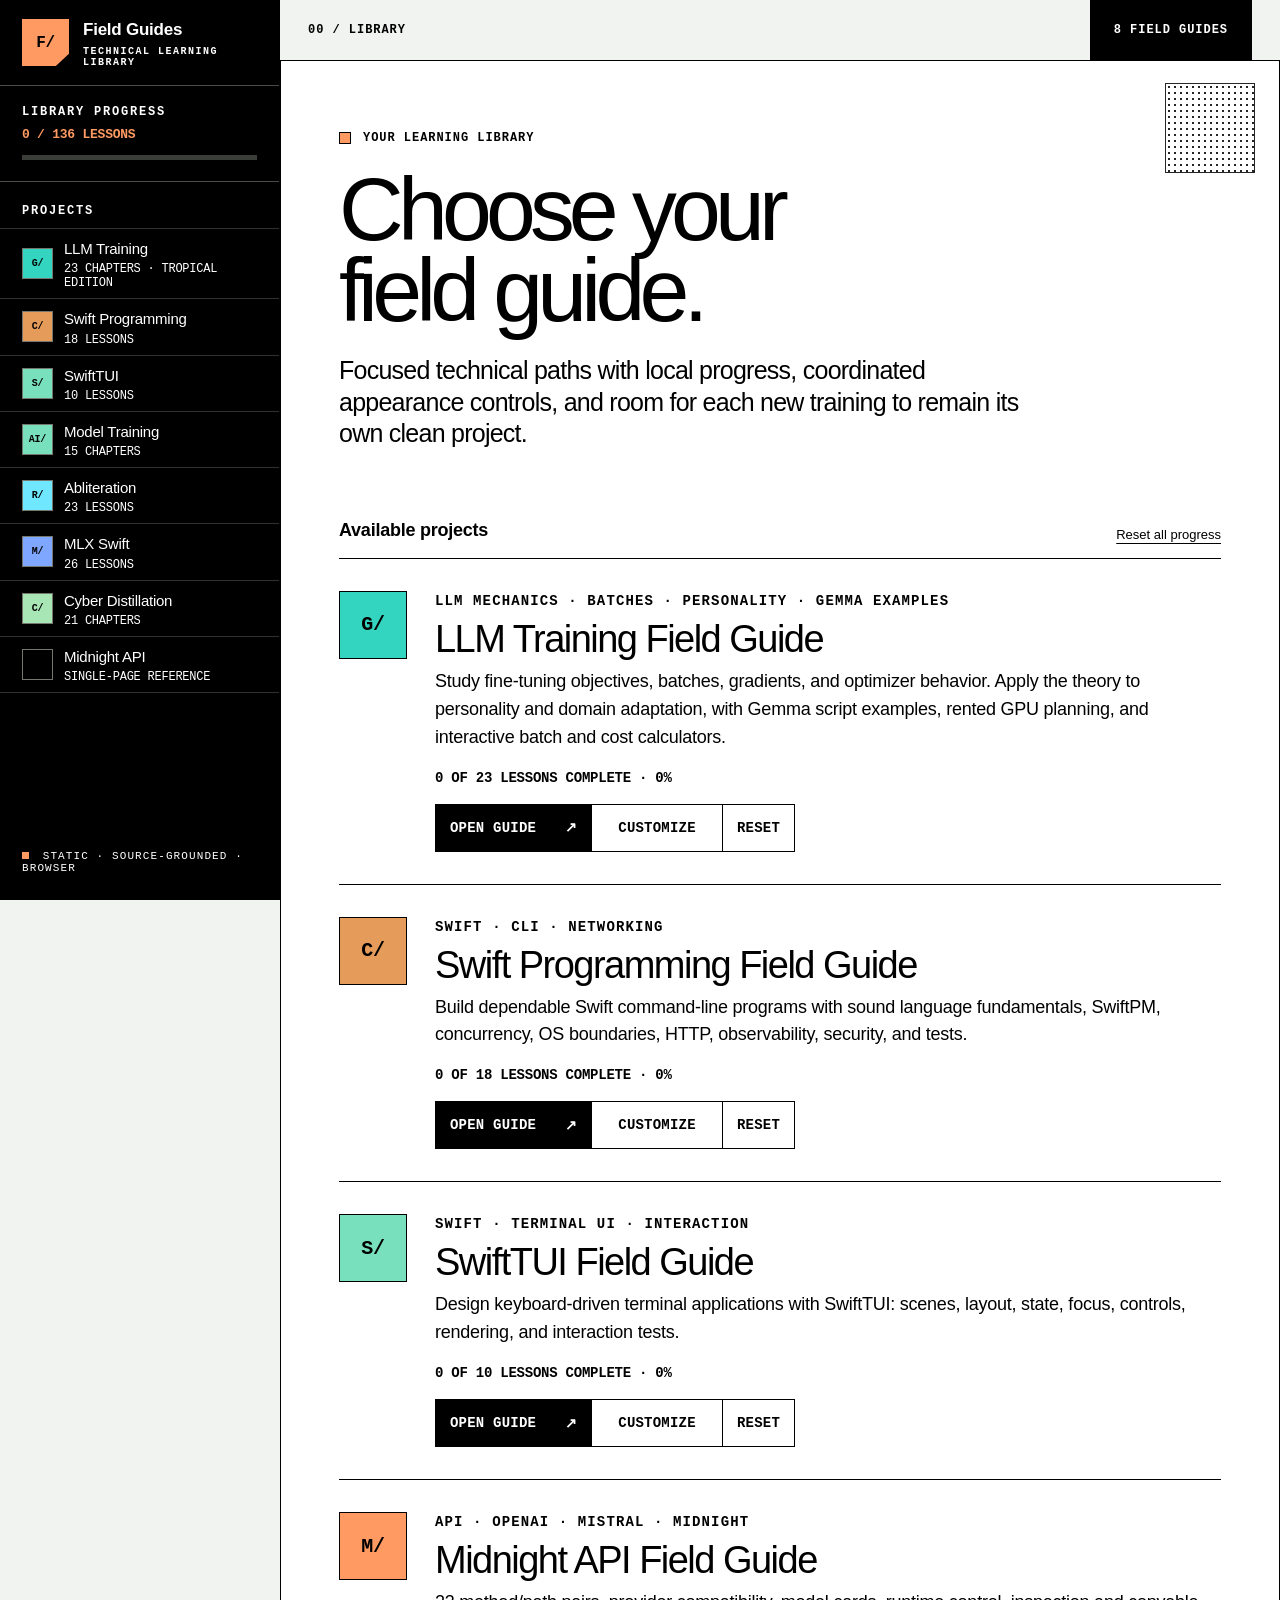
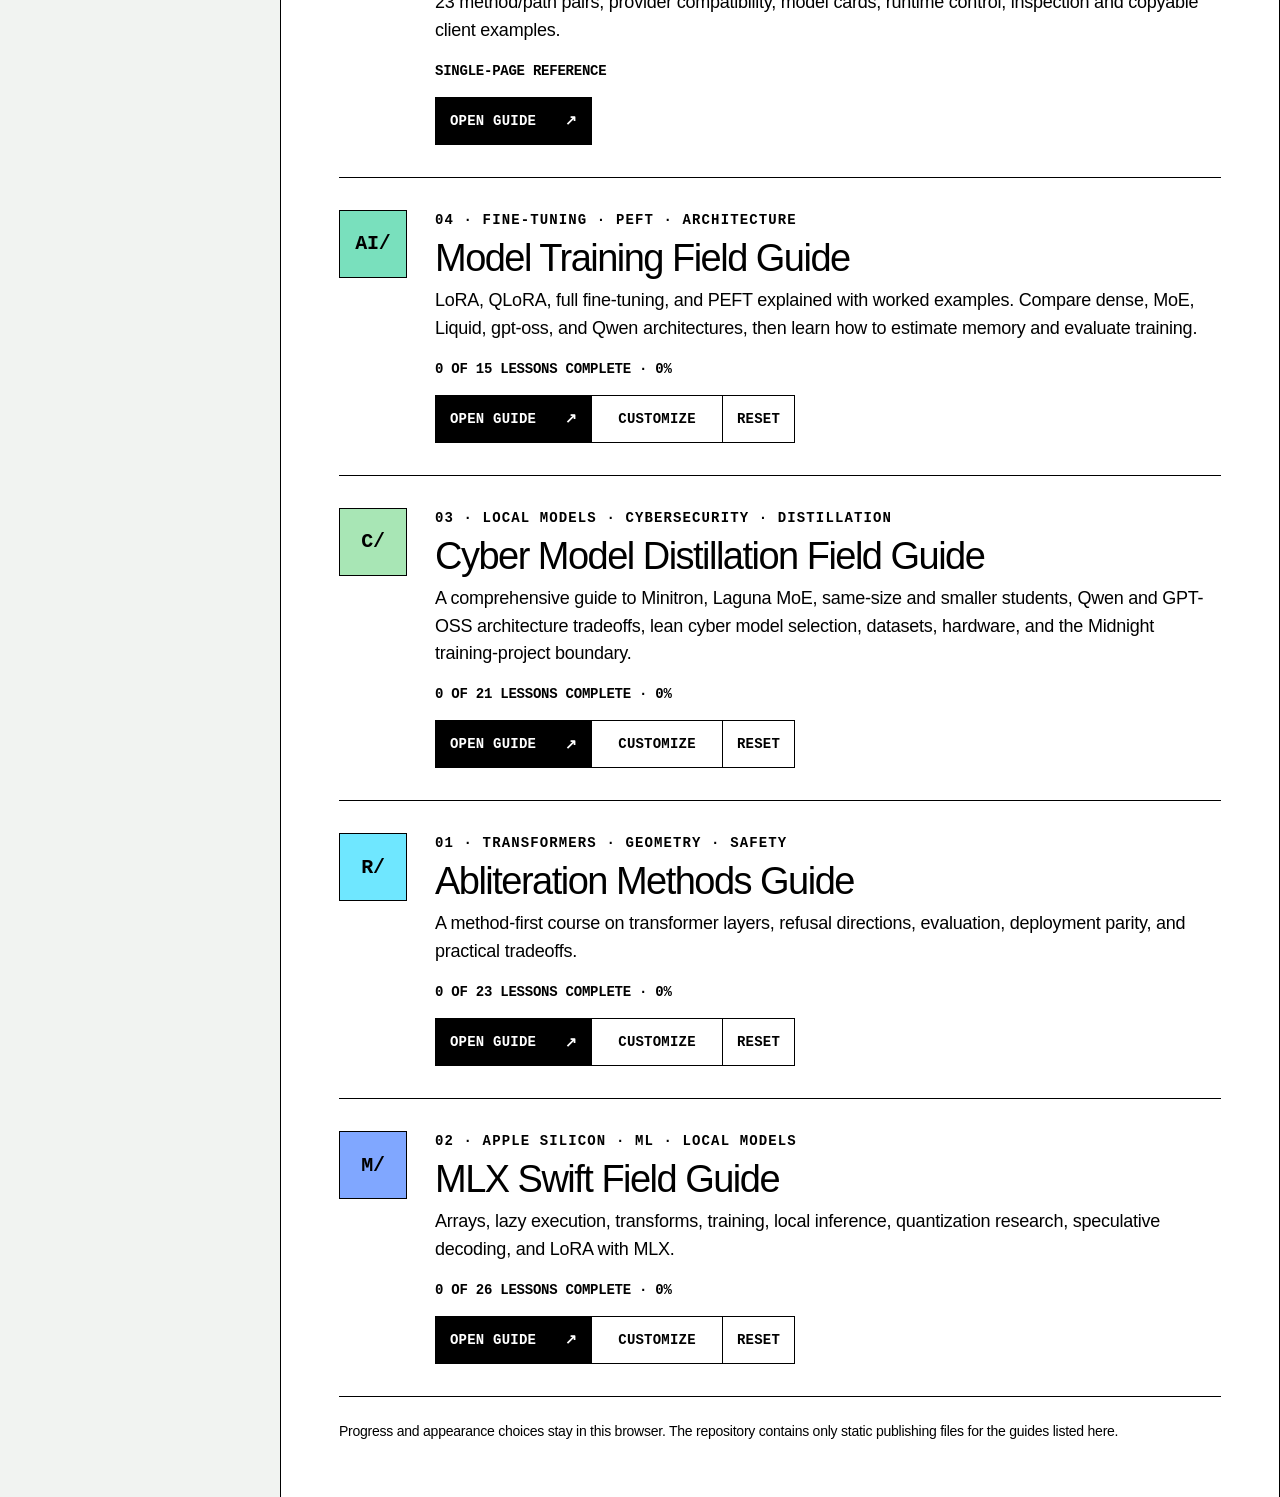
<file: index.html>
<!doctype html>
<html lang="en">
<head>
  <meta charset="utf-8">
  <meta name="viewport" content="width=device-width, initial-scale=1">
  <meta name="description" content="A growing library of focused, source-grounded technical field guides.">
  <meta name="theme-color" content="#ff9a62">
  <title>Field Guide Library</title>
  <link rel="stylesheet" href="./admin.css?v=3">
<link rel="stylesheet" href="./layout.css?v=1"></head>
<body>
  <div class="admin-shell">
    <aside class="library-sidebar">
      <a class="wordmark" href="./">
        <span class="wordmark-tile">F/</span>
        <span><strong>Field Guides</strong><small>TECHNICAL LEARNING LIBRARY</small></span>
      </a>

      <section class="library-status" aria-label="Library progress">
        <p>Library progress</p>
        <strong id="library-progress">0 / 136 lessons</strong>
        <div class="library-track" aria-hidden="true"><i id="library-progress-bar"></i></div>
      </section>

      <nav aria-label="Available field guides">
        <p>Projects</p>
        <a href="./gemma-cyber-training/" data-project-link="gemma-cyber-training"><span class="nav-signal" data-project-mark>G/</span><span>LLM Training<small>23 chapters · Tropical edition</small></span></a>
        <a href="./swift-basics/" data-project-link="swift-basics"><span class="nav-signal" data-project-mark>C/</span><span>Swift Programming<small>18 lessons</small></span></a>
        <a href="./swift/" data-project-link="swift"><span class="nav-signal" data-project-mark>S/</span><span>SwiftTUI<small>10 lessons</small></span></a>
        <a href="./model-training/" data-project-link="model-training"><span class="nav-signal" data-project-mark>AI/</span><span>Model Training<small>15 chapters</small></span></a>
        <a href="./abliteration/" data-project-link="abliteration"><span class="nav-signal" data-project-mark>R/</span><span>Abliteration<small>23 lessons</small></span></a>
        <a href="./mlx/" data-project-link="mlx"><span class="nav-signal" data-project-mark>M/</span><span>MLX Swift<small>26 lessons</small></span></a>
        <a href="./cyber-distillation/" data-project-link="cyber-distillation"><span class="nav-signal" data-project-mark>C/</span><span>Cyber Distillation<small>21 chapters</small></span></a>
        <a href="./midnight-api/"><span class="nav-signal">M/</span><span>Midnight API<small>Single-page reference</small></span></a>
      </nav>

      <p class="sidebar-foot"><span></span> STATIC · SOURCE-GROUNDED · BROWSER</p>
    </aside>

    <div class="admin-workspace">
      <header class="topbar">
        <p>00 / Library</p>
        <span>8 field guides</span>
      </header>

      <main>
        <span class="library-home-grid" aria-hidden="true"></span>
        <section class="intro">
          <p class="eyebrow">Your learning library</p>
          <h1>Choose your<br>field guide.</h1>
          <p class="lede">Focused technical paths with local progress, coordinated appearance controls, and room for each new training to remain its own clean project.</p>
        </section>

        <section class="projects" aria-labelledby="projects-title">
          <div class="section-heading">
            <h2 id="projects-title">Available projects</h2>
            <button class="reset-all" id="reset-all" type="button">Reset all progress</button>
          </div>

          <div class="project-grid">
            <article class="project" data-project="gemma-cyber-training">
              <div class="project-mark" data-project-mark>G/</div>
              <div class="project-copy">
                <p class="project-type">LLM mechanics · Batches · Personality · Gemma examples</p>
                <h3>LLM Training Field Guide</h3>
                <p>Study fine-tuning objectives, batches, gradients, and optimizer behavior. Apply the theory to personality and domain adaptation, with Gemma script examples, rented GPU planning, and interactive batch and cost calculators.</p>
                <div class="project-progress"><span data-progress>0 of 23 lessons complete</span></div>
              </div>
              <div class="project-actions">
                <a href="./gemma-cyber-training/">Open guide <span>↗</span></a>
                <button type="button" data-customize="gemma-cyber-training">Customize</button>
                <button type="button" data-reset="gemma-cyber-training">Reset</button>
              </div>
            </article>
            <article class="project" data-project="swift-basics">
              <div class="project-mark" data-project-mark>C/</div>
              <div class="project-copy"><p class="project-type">Swift · CLI · Networking</p><h3>Swift Programming Field Guide</h3><p>Build dependable Swift command-line programs with sound language fundamentals, SwiftPM, concurrency, OS boundaries, HTTP, observability, security, and tests.</p><div class="project-progress"><span data-progress>Loading progress…</span></div></div>
              <div class="project-actions"><a href="./swift-basics/">Open guide <span>↗</span></a><button type="button" data-customize="swift-basics">Customize</button><button type="button" data-reset="swift-basics">Reset</button></div>
            </article>
            <article class="project" data-project="swift">
              <div class="project-mark" data-project-mark>S/</div>
              <div class="project-copy"><p class="project-type">Swift · Terminal UI · Interaction</p><h3>SwiftTUI Field Guide</h3><p>Design keyboard-driven terminal applications with SwiftTUI: scenes, layout, state, focus, controls, rendering, and interaction tests.</p><div class="project-progress"><span data-progress>Loading progress…</span></div></div>
              <div class="project-actions"><a href="./swift/">Open guide <span>↗</span></a><button type="button" data-customize="swift">Customize</button><button type="button" data-reset="swift">Reset</button></div>
            </article>
            <article class="project">
              <div class="project-mark">M/</div>
              <div class="project-copy">
                <p class="project-type">API · OpenAI · Mistral · Midnight</p>
                <h3>Midnight API Field Guide</h3>
                <p>23 method/path pairs, provider compatibility, model cards, runtime control, inspection and copyable client examples.</p>
                <div class="project-progress"><span>Single-page reference</span></div>
              </div>
              <div class="project-actions"><a href="./midnight-api/">Open guide <span>↗</span></a></div>
            </article>

            <article class="project" data-project="model-training">
              <div class="project-mark" data-project-mark>AI/</div>
              <div class="project-copy">
                <p class="project-type">04 · Fine-tuning · PEFT · Architecture</p>
                <h3>Model Training Field Guide</h3>
                <p>LoRA, QLoRA, full fine-tuning, and PEFT explained with worked examples. Compare dense, MoE, Liquid, gpt-oss, and Qwen architectures, then learn how to estimate memory and evaluate training.</p>
                <div class="project-progress"><span data-progress>0 of 15 lessons complete</span></div>
              </div>
              <div class="project-actions">
                <a href="./model-training/">Open guide <span>↗</span></a>
                <button type="button" data-customize="model-training">Customize</button>
                <button type="button" data-reset="model-training">Reset</button>
              </div>
            </article>
            <article class="project" data-project="cyber-distillation">
              <div class="project-mark" data-project-mark>C/</div>
              <div class="project-copy">
                <p class="project-type">03 · Local Models · Cybersecurity · Distillation</p>
                <h3>Cyber Model Distillation Field Guide</h3>
                <p>A comprehensive guide to Minitron, Laguna MoE, same-size and smaller students, Qwen and GPT-OSS architecture tradeoffs, lean cyber model selection, datasets, hardware, and the Midnight training-project boundary.</p>
                <div class="project-progress"><span data-progress>0 of 21 lessons complete</span></div>
              </div>
              <div class="project-actions">
                <a href="./cyber-distillation/">Open guide <span>↗</span></a>
                <button type="button" data-customize="cyber-distillation">Customize</button>
                <button type="button" data-reset="cyber-distillation">Reset</button>
              </div>
            </article>
            <article class="project" data-project="abliteration">
              <div class="project-mark" data-project-mark>R/</div>
              <div class="project-copy">
                <p class="project-type">01 · Transformers · Geometry · Safety</p>
                <h3>Abliteration Methods Guide</h3>
                <p>A method-first course on transformer layers, refusal directions, evaluation, deployment parity, and practical tradeoffs.</p>
                <div class="project-progress"><span data-progress>Loading progress…</span></div>
              </div>
              <div class="project-actions">
                <a href="./abliteration/">Open guide <span>↗</span></a>
                <button type="button" data-customize="abliteration">Customize</button>
                <button type="button" data-reset="abliteration">Reset</button>
              </div>
            </article>

            <article class="project" data-project="mlx">
              <div class="project-mark" data-project-mark>M/</div>
              <div class="project-copy">
                <p class="project-type">02 · Apple Silicon · ML · Local Models</p>
                <h3>MLX Swift Field Guide</h3>
                <p>Arrays, lazy execution, transforms, training, local inference, quantization research, speculative decoding, and LoRA with MLX.</p>
                <div class="project-progress"><span data-progress>Loading progress…</span></div>
              </div>
              <div class="project-actions">
                <a href="./mlx/">Open guide <span>↗</span></a>
                <button type="button" data-customize="mlx">Customize</button>
                <button type="button" data-reset="mlx">Reset</button>
              </div>
            </article>
          </div>
        </section>

        <p class="storage-note">Progress and appearance choices stay in this browser. The repository contains only static publishing files for the guides listed here.</p>
      </main>
    </div>
  </div>

  <dialog id="reset-dialog">
    <form method="dialog">
      <p class="eyebrow">Confirm reset</p>
      <h2 id="dialog-title">Reset progress?</h2>
      <p id="dialog-copy">This removes locally stored completion data.</p>
      <div class="dialog-actions">
        <button value="cancel">Keep progress</button>
        <button class="danger" id="confirm-reset" value="confirm">Reset</button>
      </div>
    </form>
  </dialog>

  <dialog id="appearance-dialog" class="appearance-dialog" aria-labelledby="appearance-title">
    <form id="appearance-form">
      <button class="dialog-close" id="appearance-close" type="button" aria-label="Close appearance picker">×</button>
      <p class="eyebrow">Guide appearance</p>
      <h2 id="appearance-title">Customize guide</h2>
      <p>Choose a one-character mark and one of the library’s coordinated colors.</p>

      <div class="mark-editor">
        <label for="appearance-mark">Project mark</label>
        <div class="mark-input-row">
          <span class="mark-input"><input id="appearance-mark" maxlength="1" pattern="[A-Za-z0-9]" inputmode="text" autocomplete="off" aria-describedby="appearance-mark-help"><b>/</b></span>
          <span class="appearance-preview" id="appearance-preview" aria-live="polite">F/</span>
        </div>
        <small id="appearance-mark-help">One letter or number. The slash is added automatically.</small>
      </div>

      <fieldset class="color-picker">
        <legend>Accent color</legend>
        <div class="color-swatches" id="color-swatches"></div>
      </fieldset>

      <div class="dialog-actions appearance-actions">
        <button id="restore-appearance" type="button">Restore default</button>
        <button id="appearance-cancel" type="button">Cancel</button>
        <button class="save-appearance" type="submit">Save</button>
      </div>
    </form>
  </dialog>

  <script src="./appearance.js?v=3"></script>
  <script src="./admin.js?v=6"></script>
</body>
</html>
</file>
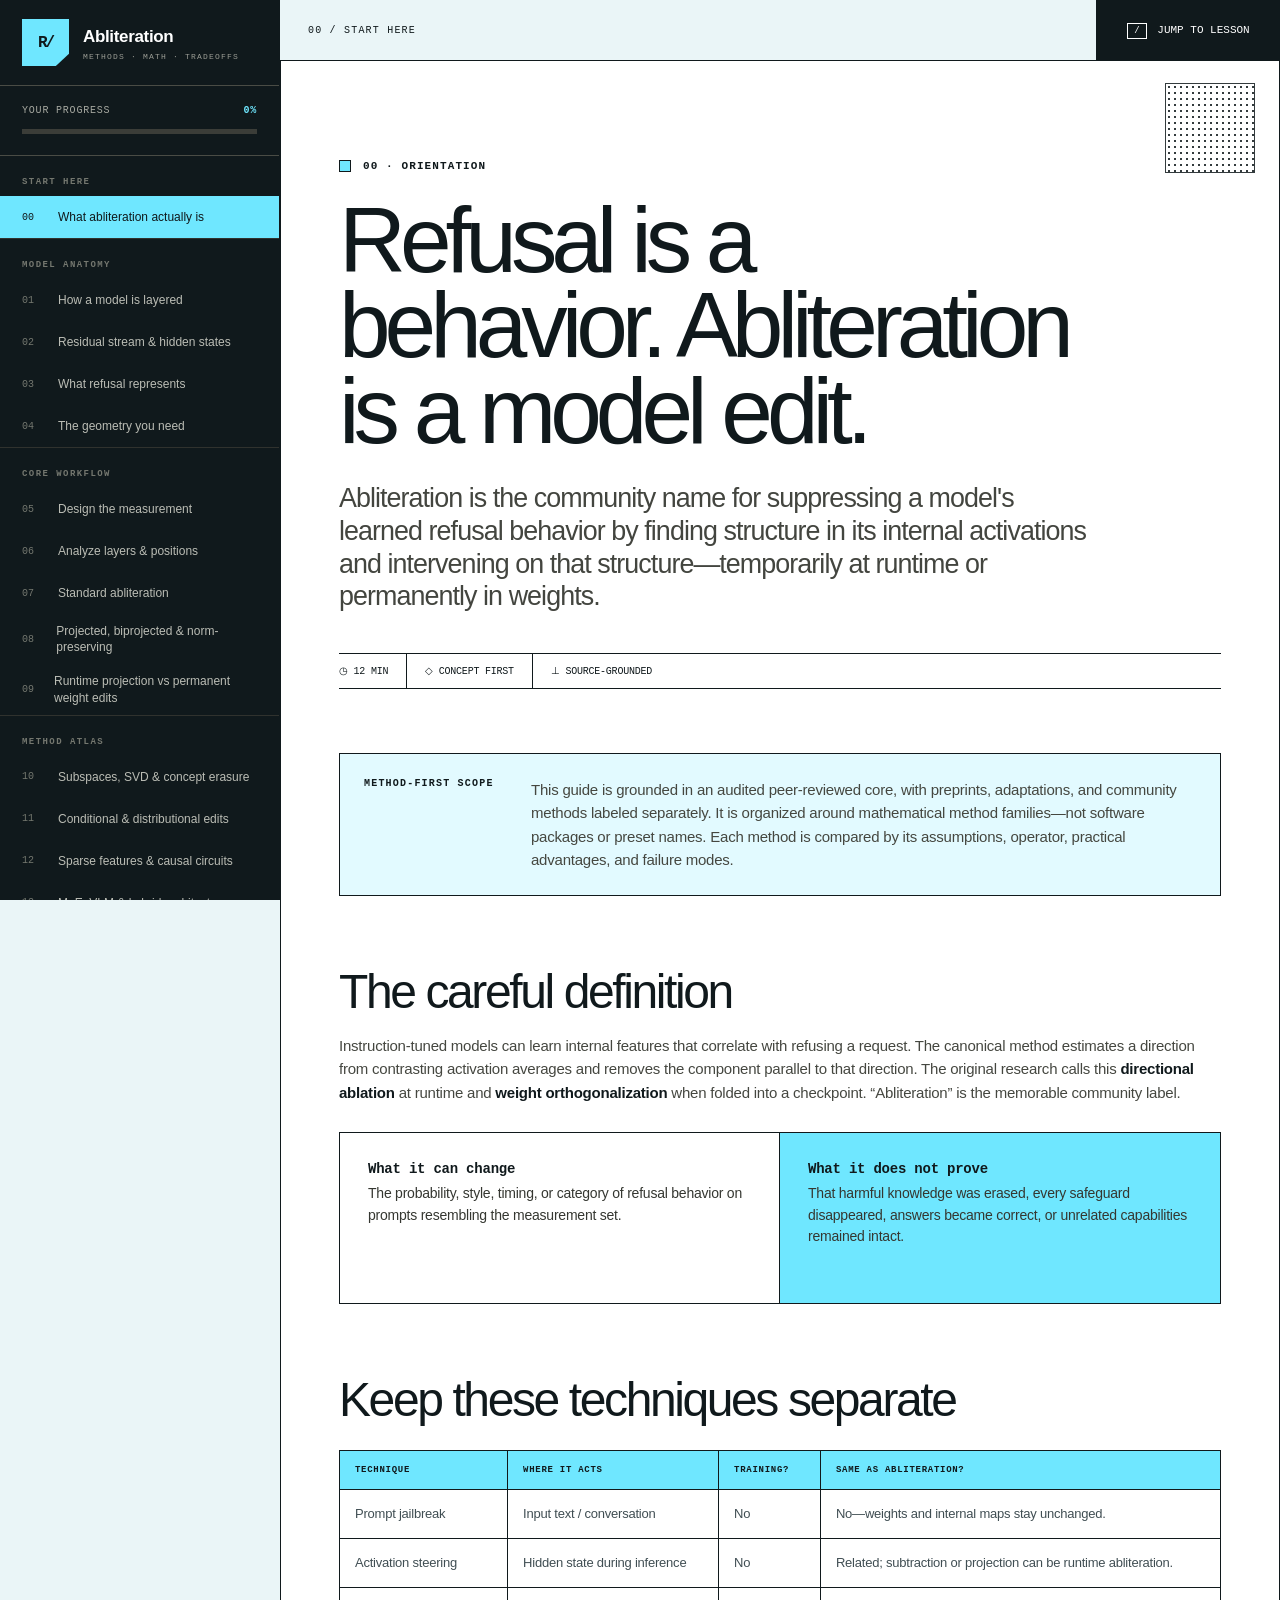
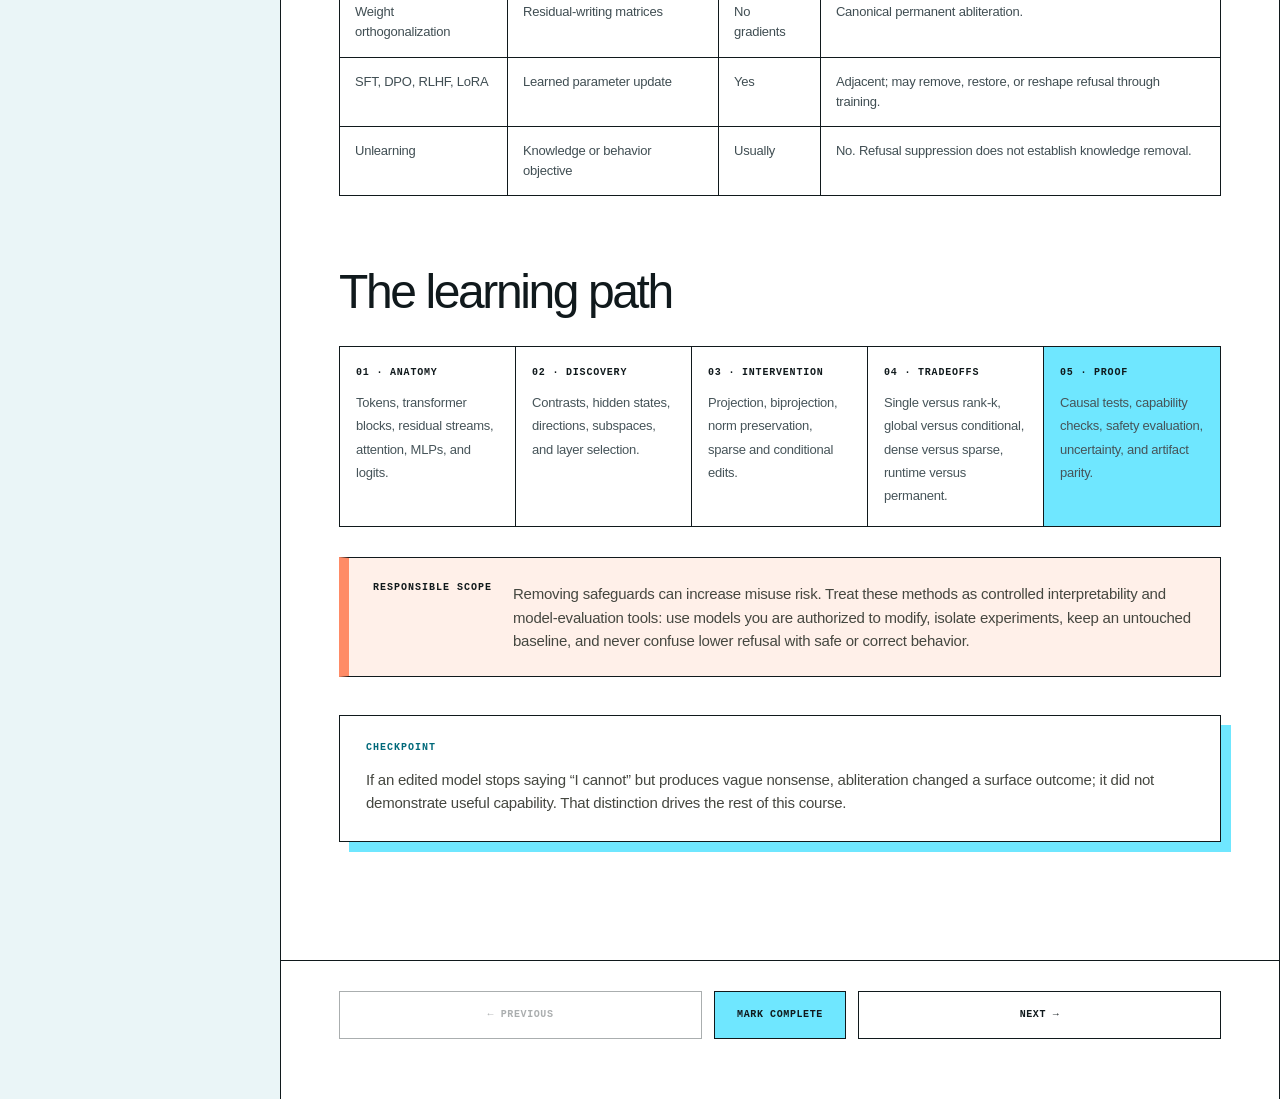
<file: abliteration/index.html>
<!doctype html>
<html lang="en">
<head>
  <meta charset="utf-8">
  <meta name="viewport" content="width=device-width, initial-scale=1">
  <meta name="description" content="A method-first guide to transformer layers, abliteration mathematics, and practical tradeoffs.">
  <meta name="theme-color" content="#6fe7ff">
  <title>Abliteration Methods Guide</title>
  <link rel="stylesheet" href="./base.css?v=2">
  <link rel="stylesheet" href="./styles.css?v=3">
<link rel="stylesheet" href="../layout.css?v=1"></head>
<body data-guide-id="abliteration">
  <div class="shell">
    <aside class="sidebar" id="sidebar">
      <a class="brand" href="#orientation" aria-label="Abliteration Methods Guide home">
        <span class="brand-mark">R/</span>
        <span><strong>Abliteration</strong><small>METHODS · MATH · TRADEOFFS</small></span>
      </a>
      <div class="progress-card">
        <div class="progress-copy"><span>Your progress</span><strong id="progress-label">0%</strong></div>
        <div class="progress-track" aria-hidden="true"><i id="progress-bar"></i></div>
      </div>
      <nav id="course-nav" aria-label="Course chapters"></nav>
      <div class="sidebar-foot">
        <span class="status-dot"></span> TRANSFORMERS · GEOMETRY · SAFETY
      </div>
    </aside>

    <main>
      <header class="topbar">
        <button class="menu-button" id="menu-button" aria-label="Open course navigation">☰</button>
        <div class="crumb" id="crumb">00 / Orientation</div>
        <button class="key-hint" id="search-button"><kbd>/</kbd> Jump to Lesson</button>
      </header>
      <div class="lesson-stage">
        <a class="lesson-home-grid" href="../" aria-label="Go to the learning library homepage" title="Learning library home"></a>
        <article id="lesson" tabindex="-1"></article>
      </div>
      <footer class="lesson-footer">
        <button id="previous" class="nav-button">← Previous</button>
        <button id="complete" class="complete-button">Mark complete</button>
        <button id="next" class="nav-button">Next →</button>
      </footer>
    </main>
  </div>

  <dialog id="search-dialog">
    <div class="search-box">
      <label for="search-input">Jump to Lesson</label>
      <input id="search-input" type="search" placeholder="Try “KL”, “biprojection”, or “SNR”…" autocomplete="off">
      <div id="search-results"></div>
      <small><kbd>↑</kbd> <kbd>↓</kbd> navigate · <kbd>enter</kbd> open · <kbd>esc</kbd> close</small>
    </div>
  </dialog>

  <script type="application/json" id="course-data">[{"group":"Start here","id":"orientation","level":"Orientation","summary":"Define the scope, separate abliteration from adjacent techniques, and map the learning path.","terms":"ablation uncensoring orthogonalization safety behavior refusal","time":"12 min","title":"What abliteration actually is"},{"group":"Model anatomy","id":"transformer-layers","level":"Foundation","summary":"Follow a token through embeddings, repeated transformer blocks, normalization, and the language-model head.","terms":"tokenizer embeddings blocks attention q k v o mlp rmsnorm layernorm logits unembedding","time":"18 min","title":"How a model is layered"},{"group":"Model anatomy","id":"residual-stream","level":"Foundation","summary":"Locate pre-, mid-, and post-block states and understand what Transformers hidden states actually expose.","terms":"resid_pre resid_mid resid_post hidden_states hooks token position generation","time":"16 min","title":"Residual stream & hidden states"},{"group":"Model anatomy","id":"refusal-mechanism","level":"Intermediate","summary":"Separate topic, harmfulness, refusal policy, and capability; then follow refusal through a staged mechanism.","terms":"detector gate router amplifier writer harmfulness topic policy capability single direction cone subspace","time":"20 min","title":"What refusal represents"},{"group":"Model anatomy","id":"geometry-language","level":"Intermediate","summary":"Build an intuitive and mathematical vocabulary for directions, subspaces, projection, SVD, whitening, and norms.","terms":"vector centroid dot product cosine projection orthogonal basis rank SVD PCA covariance whitening norm winsorization","time":"22 min","title":"The geometry you need"},{"group":"Core workflow","id":"measurement-design","level":"Intermediate","summary":"Build valid contrasts and compare ordinary, paired, robust, and covariance-aware direction estimators.","terms":"dataset harmful harmless refused answered contrast robust mean paired mean median of means geometric median winsorization LDA Fisher shrinkage covariance","time":"24 min","title":"Design the measurement"},{"group":"Core workflow","id":"layer-analysis","level":"Intermediate","summary":"Read layer metrics without mistaking a visualization heuristic for causal evidence.","terms":"mean gap within class scatter Fisher cosine rotation angular velocity source layer destination layer induce KL causal selection","time":"22 min","title":"Analyze layers & positions"},{"group":"Core workflow","id":"standard-abliteration","level":"Intermediate","summary":"Derive runtime directional ablation and its permanent weight-orthogonalization form.","terms":"activation ablation orthogonal projector weight orthogonalization rank one W out equivalence scale invert induction","time":"20 min","title":"Standard abliteration"},{"group":"Core workflow","id":"projected-norm","level":"Advanced","summary":"Disentangle source projection, destination projection, norm preservation, and their combined community variants.","terms":"projected biprojected norm-preserving NPBA Gram Schmidt answer mean residualization direction magnitude geometry","time":"24 min","title":"Projected, biprojected & norm-preserving"},{"group":"Core workflow","id":"runtime-weight","level":"Practical","summary":"Compare reversible activation interventions, all-writer folding, targeted writer surgery, and learned low-rank updates.","terms":"runtime hooks weight folding checkpoint orthogonalization diagnostic ablation equivalence all writers targeted low rank lora","time":"26 min","title":"Runtime projection vs permanent weight edits"},{"group":"Method atlas","id":"multidirectional-whitening","level":"Advanced","summary":"Move beyond one mean vector with affine, multidirectional, and covariance-aware erasure methods.","terms":"multi direction subspace SVD PCA whitened SVD ACE LEACE INLP R-LACE covariance protected spectral prototypes clustering manifold","time":"28 min","title":"Subspaces, SVD & concept erasure"},{"group":"Method atlas","id":"conditional-distributional","level":"Advanced","summary":"Replace global deletion with answer-centered maps, distribution transport, learned low-rank updates, or gated runtime control.","terms":"ACE optimal transport Wasserstein controlled latent evasion CLE ReFT conditional gate CAST angular steering natural gradient low rank folding","time":"30 min","title":"Conditional & distributional edits"},{"group":"Method atlas","id":"sparse-circuits","level":"Advanced","summary":"Localize refusal to features, components, and causal paths instead of projecting an entire residual direction everywhere.","terms":"SAE sparse autoencoder feature neuron attention head activation patching causal tracing circuit editability decodability hydra","time":"28 min","title":"Sparse features & causal circuits"},{"group":"Method atlas","id":"moe-vlm","level":"Advanced","summary":"Adapt refusal editing to routed experts, shared components, multimodal streams, and nonstandard writer layouts.","terms":"mixture experts MoE router shared expert fused tensor VLM modality vision language category prototype expert steering","time":"24 min","title":"MoE, VLM & hybrid architectures"},{"group":"Method atlas","id":"thirty-primitives","level":"Reference","summary":"Use thirty research primitives as a map from discovery through causal proof.","terms":"technique primitives established adapted novel discovery localization intervention proof complete atlas","time":"32 min","title":"Appendix: the 30-technique index"},{"group":"Method comparison","id":"operator-variants","level":"Advanced","summary":"Compare the operators that remove, weaken, reflect, rotate, normalize, regularize, or schedule a measured direction.","terms":"partial projection attenuation ridge regularization householder reflection inversion norm preservation angular steering spectral layer schedule","time":"30 min","title":"Operator variants: attenuation, reflection & regularization"},{"group":"Method comparison","id":"method-comparison","level":"Reference","summary":"Compare the major abliteration families by mathematical assumption, data needs, selectivity, cost, reversibility, and characteristic failure mode.","terms":"method comparison advantages disadvantages mean direction svd whitening leace ace inlp r-lace transport sparse conditional learned low rank","time":"36 min","title":"The complete method comparison atlas"},{"group":"Method comparison","id":"method-selection","level":"Practical","summary":"Select the least complex method that addresses the observed failure, then verify its mathematical and behavioral invariants.","terms":"decision guide invariants orientation symmetry idempotence residual energy alpha boundary equivalence random control method selection","time":"28 min","title":"Choose a method—and prove the math"},{"group":"Evidence & practice","id":"experiment-ladder","level":"Advanced","summary":"Build evidence in stages—from frozen baselines and measurement validity through causal tests, Pareto selection, and adversarial generalization.","terms":"experimental design controls baselines factorial causal patching addition removal pareto frontier ablation study cross validation","time":"30 min","title":"Design a defensible experiment"},{"group":"Evidence & practice","id":"metrics-acronyms","level":"Intermediate reference","summary":"Expand the common acronyms, reproduce the core formulas, interpret their direction and units, and recognize what each metric cannot prove.","terms":"metrics acronyms KL Kullback Leibler NLL negative log likelihood PPL perplexity CE cross entropy JSD entropy refusal rate ASR ORR TPR FPR F1 AUROC AUPRC ECE Brier SNR EVR CKA confidence interval bootstrap","time":"36 min","title":"Metrics & acronyms: read the scoreboard"},{"group":"Evidence & practice","id":"evaluation-deployment","level":"Advanced","summary":"Measure what the model actually says, what it still knows, how safety behavior changes, and whether the converted artifact matches the validated model.","terms":"evaluation refusal compliance substantive answer evasion strongreject harmbench xstest perplexity kl nll quantization reload deployment","time":"30 min","title":"Evaluate behavior, utility & deployed bytes"},{"group":"Evidence & practice","id":"failure-modes","level":"All levels","summary":"Recognize the ways an abliteration result can be technically real yet mechanistically wrong, operationally fragile, or unsafe to deploy.","terms":"failure modes ethics responsible use authorization safety dual use limitations reconstruction topic erasure overfitting misuse","time":"22 min","title":"Failure modes, limits & responsible use"},{"group":"Reference","id":"glossary-sources","level":"Reference","summary":"Review the core vocabulary, follow the primary method literature, and choose a disciplined next study path.","terms":"glossary sources papers links arditi transformer leace ace inlp r-lace steering transport strongreject harmbench xstest next steps","time":"18 min","title":"Glossary, primary sources & next steps"}]</script>
<template id="lesson-orientation">
      <p class="eyebrow">00 · Orientation</p>
      <h1>Refusal is a behavior. Abliteration is a model edit.</h1>
      <p class="lede">Abliteration is the community name for suppressing a model's learned refusal behavior by finding structure in its internal activations and intervening on that structure—temporarily at runtime or permanently in weights.</p>
      <div class="lesson-meta"><span>◷ 12 MIN</span><span>◇ CONCEPT FIRST</span><span>⊥ SOURCE-GROUNDED</span></div>

      <div class="scope-banner"><strong>Method-first scope</strong><p>This guide is grounded in an audited peer-reviewed core, with preprints, adaptations, and community methods labeled separately. It is organized around mathematical method families—not software packages or preset names. Each method is compared by its assumptions, operator, practical advantages, and failure modes.</p></div>

      <h2>The careful definition</h2>
      <p>Instruction-tuned models can learn internal features that correlate with refusing a request. The canonical method estimates a direction from contrasting activation averages and removes the component parallel to that direction. The original research calls this <strong>directional ablation</strong> at runtime and <strong>weight orthogonalization</strong> when folded into a checkpoint. “Abliteration” is the memorable community label.</p>
      <div class="concept-grid">
        <div class="concept-card"><code>What it can change</code><p>The probability, style, timing, or category of refusal behavior on prompts resembling the measurement set.</p></div>
        <div class="concept-card"><code>What it does not prove</code><p>That harmful knowledge was erased, every safeguard disappeared, answers became correct, or unrelated capabilities remained intact.</p></div>
      </div>

      <h2>Keep these techniques separate</h2>
      <div class="method-table-wrap"><table class="method-table">
        <thead><tr><th>Technique</th><th>Where it acts</th><th>Training?</th><th>Same as abliteration?</th></tr></thead>
        <tbody>
          <tr><td>Prompt jailbreak</td><td>Input text / conversation</td><td>No</td><td>No—weights and internal maps stay unchanged.</td></tr>
          <tr><td>Activation steering</td><td>Hidden state during inference</td><td>No</td><td>Related; subtraction or projection can be runtime abliteration.</td></tr>
          <tr><td>Weight orthogonalization</td><td>Residual-writing matrices</td><td>No gradients</td><td>Canonical permanent abliteration.</td></tr>
          <tr><td>SFT, DPO, RLHF, LoRA</td><td>Learned parameter update</td><td>Yes</td><td>Adjacent; may remove, restore, or reshape refusal through training.</td></tr>
          <tr><td>Unlearning</td><td>Knowledge or behavior objective</td><td>Usually</td><td>No. Refusal suppression does not establish knowledge removal.</td></tr>
        </tbody>
      </table></div>

      <h2>The learning path</h2>
      <div class="pipeline">
        <div class="pipeline-step"><b>01 · ANATOMY</b><span>Tokens, transformer blocks, residual streams, attention, MLPs, and logits.</span></div>
        <div class="pipeline-step"><b>02 · DISCOVERY</b><span>Contrasts, hidden states, directions, subspaces, and layer selection.</span></div>
        <div class="pipeline-step"><b>03 · INTERVENTION</b><span>Projection, biprojection, norm preservation, sparse and conditional edits.</span></div>
        <div class="pipeline-step"><b>04 · TRADEOFFS</b><span>Single versus rank-k, global versus conditional, dense versus sparse, runtime versus permanent.</span></div>
        <div class="pipeline-step"><b>05 · PROOF</b><span>Causal tests, capability checks, safety evaluation, uncertainty, and artifact parity.</span></div>
      </div>

      <div class="callout warning"><strong>Responsible scope</strong><p>Removing safeguards can increase misuse risk. Treat these methods as controlled interpretability and model-evaluation tools: use models you are authorized to modify, isolate experiments, keep an untouched baseline, and never confuse lower refusal with safe or correct behavior.</p></div>
      <div class="quiz"><strong>Checkpoint</strong><p>If an edited model stops saying “I cannot” but produces vague nonsense, abliteration changed a surface outcome; it did not demonstrate useful capability. That distinction drives the rest of this course.</p></div>
</template>
<template id="lesson-transformer-layers">
      <p class="eyebrow">01 · Model anatomy</p>
      <h1>A transformer is a stack of residual updates.</h1>
      <p class="lede">Every token position carries a vector with <code>d_model</code> coordinates. A decoder-only model repeatedly lets attention and an MLP add information to that vector, then turns the final vector into next-token scores.</p>
      <div class="lesson-meta"><span>◷ 18 MIN</span><span>◇ FOUNDATION</span><span>↧ TOKEN → LOGITS</span></div>

      <div class="stack-diagram" role="img" aria-label="Decoder-only transformer stack">
        <div class="stack-stage signal"><strong>Token IDs</strong><span>A tokenizer maps text to integers; the chat template adds role and control tokens.</span></div>
        <div class="stack-stage"><strong>Embedding</strong><span>Each token ID selects a learned vector in the shared model width.</span></div>
        <div class="stack-stage repeat"><strong>Block × L</strong><div class="block-parts"><span>Normalization</span><span>Self-attention · Q, K, V → O</span><span>Residual add</span><span>MLP · gate/up → down</span><span>Residual add</span></div></div>
        <div class="stack-stage"><strong>Final norm</strong><span>RMSNorm or LayerNorm stabilizes the last residual state.</span></div>
        <div class="stack-stage"><strong>LM head</strong><span>The unembedding reads the state and produces one logit per vocabulary token.</span></div>
      </div>

      <h2>Inside one pre-norm block</h2>
      <div class="formula">uˡ = xˡ + Attention(Norm(xˡ))
xˡ⁺¹ = uˡ + MLP(Norm(uˡ))
<small>Architectures vary, but the central idea is stable: attention and the MLP write updates into a shared residual stream.</small></div>
      <p><strong>Attention</strong> moves information between token positions. Queries decide what a position wants, keys describe what other positions offer, values carry content, and the output projection <code>o_proj</code> writes the combined result back to model width. <strong>The MLP</strong> independently transforms each position through a wider intermediate space; its output or <code>down_proj</code> writes back to model width.</p>

      <h2>Readers versus writers</h2>
      <div class="concept-grid">
        <div class="concept-card"><code>Internal readers / transforms</code><p>Q, K, V, MLP gate, and MLP up matrices inspect or transform the current state. Whatever their tensor width, these outputs are not directly added to the residual stream.</p></div>
        <div class="concept-card"><code>Residual writers</code><p>Embeddings, attention output projections, MLP output/down projections, and some biases emit vectors in <code>d_model</code> space.</p></div>
      </div>
      <p>Weight abliteration targets writers because preventing a writer from producing a direction can mimic removing that direction from activations. The LM head is a <em>reader</em>: it maps residual space to vocabulary space.</p>

      <h2>Dense and mixture-of-experts blocks</h2>
      <p>A dense model runs one MLP per block. A mixture-of-experts (MoE) model uses a router to select a small set of expert MLPs and combines their outputs. The residual stream remains shared, but refusal can involve router decisions, expert-specific writers, shared experts, and attention. Editing one conveniently named <code>down_proj</code> is not automatically sufficient.</p>
      <div class="callout"><strong>Architecture rule</strong><p>Reason from tensor shapes and the forward pass, not from a favorite model's parameter names. GQA, MQA, RoPE, hybrid attention, MoE, and multimodal fusion alter the plumbing without changing the need to identify every relevant residual writer.</p></div>
      <div class="quiz"><strong>Checkpoint</strong><p>Why is <code>o_proj</code> a natural target while <code>q_proj</code> is not? Because <code>o_proj</code> emits into the residual stream; <code>q_proj</code> creates an internal attention representation.</p></div></template>
<template id="lesson-residual-stream">
      <p class="eyebrow">02 · Model anatomy</p>
      <h1>The residual stream is the model's shared workspace.</h1>
      <p class="lede">A refusal direction is not stored in a file named “refusal.” It is a pattern in the evolving vectors carried between and within transformer blocks.</p>
      <div class="lesson-meta"><span>◷ 16 MIN</span><span>◇ FOUNDATION</span><span>◎ LAYER × TOKEN</span></div>

      <h2>Three common observation points</h2>
      <div class="method-table-wrap"><table class="method-table">
        <thead><tr><th>Name</th><th>Location</th><th>What it contains</th></tr></thead>
        <tbody>
          <tr><td><code>resid_pre</code></td><td>Start of block</td><td>Everything written by embeddings and previous blocks.</td></tr>
          <tr><td><code>resid_mid</code></td><td>After attention residual add</td><td>Pre-state plus the current block's attention contribution.</td></tr>
          <tr><td><code>resid_post</code></td><td>After MLP residual add</td><td>The complete output passed to the next block.</td></tr>
        </tbody>
      </table></div>
      <p>Refusal-direction studies have inspected all three sites. Many general model interfaces expose only block-boundary hidden states, while hook-based methods can isolate attention and MLP contributions. Those are different measurements and should not share a layer label without qualification.</p>

      <h2>A hidden state has three axes</h2>
      <div class="formula">hidden_state.shape = [batch, sequence_position, d_model]
candidate = hidden_state[:, chosen_position, :]
<small>A “layer direction” is incomplete without the token position, prompt renderer, and checkpoint that produced it.</small></div>
      <p>The canonical paper measures candidates at post-instruction token positions. Other variants use the last user token, first assistant token, or a trajectory across generated tokens. These answer different questions: prompt taps study policy formation; response taps study policy realization and downstream reconstruction.</p>

      <h2>Indexing is a trap</h2>
      <p>Many model APIs include an embedding state at index 0 followed by one output per transformer layer. Treating the first returned state as “block 0” can shift every label and omit the final block. Verify an exported index against a known module hook before comparing layer results.</p>

      <h2>Runtime hook versus folded edit</h2>
      <div class="concept-grid">
        <div class="concept-card"><code>Activation intervention</code><p>A hook projects every selected hidden state during each forward pass. Reversible and ideal for causal testing.</p></div>
        <div class="concept-card"><code>Weight intervention</code><p>Projection is folded into writer matrices once. Portable as a checkpoint, but equivalence depends on complete and correctly oriented targets.</p></div>
      </div>
      <div class="callout warning"><strong>Equivalence condition</strong><p>Runtime ablation and weight orthogonalization are equivalent only when the same direction is removed from every relevant residual source, including the initial residual where required. A targeted <code>o_proj</code> + <code>down_proj</code> editor is an approximation to that all-writer statement.</p></div></template>
<template id="lesson-refusal-mechanism">
      <p class="eyebrow">03 · Model anatomy</p>
      <h1>Recognition, refusal, and capability are not one thing.</h1>
      <p class="lede">A dataset label like “harmful” bundles several causal variables. If you subtract its mean from a benign mean, the resulting vector can contain topic, risk recognition, refusal execution, style, and answer capability all at once.</p>
      <div class="lesson-meta"><span>◷ 20 MIN</span><span>◇ INTERMEDIATE</span><span>⌁ MECHANISM</span></div>

      <h2>Four variables to keep apart</h2>
      <div class="metric-grid">
        <div class="metric"><code>T · Topic</code><p>What domain the conversation concerns: cyber, cooking, medicine, finance, or something else.</p></div>
        <div class="metric"><code>H · Harm assessment</code><p>Whether the model represents the request as risky, disallowed, dual-use, or benign.</p></div>
        <div class="metric"><code>R · Refusal decision</code><p>The internal policy choice to withhold, redirect, hedge, or answer.</p></div>
        <div class="metric"><code>C · Capability</code><p>Whether the model can construct a correct and substantive answer at all.</p></div>
      </div>

      <h2>A useful causal scaffold</h2>
      <div class="pipeline">
        <div class="pipeline-step"><b>DETECT</b><span>Represent topic, risk, policy context, roles, and conversation history.</span></div>
        <div class="pipeline-step"><b>GATE</b><span>Select or suppress a policy pathway; in MoE models this may interact with routing.</span></div>
        <div class="pipeline-step"><b>WRITE</b><span>Attention, MLPs, or experts inject a refusal feature into the residual stream.</span></div>
        <div class="pipeline-step"><b>AMPLIFY</b><span>Later components strengthen, repair, or oppose the developing trajectory.</span></div>
        <div class="pipeline-step"><b>REALIZE</b><span>The decoder produces refusal, compliance, hedging, moralizing, diversion, or failure.</span></div>
      </div>
      <p>This scaffold is not claimed to be a literal five-module circuit in every model. It is a set of distinct causal questions. A selective edit usually wants the <strong>execution/writer</strong> stage: change refusal without deleting topic or harm recognition and without damaging capability.</p>

      <h2>From one arrow to richer geometry</h2>
      <p><a href="./papers/01-refusal-direction.pdf" target="_blank" rel="noopener">Arditi et al.</a> found that a single direction mediated refusal across 13 tested open-source chat models: removing it reduced refusal and adding it induced refusal. That is a strong empirical baseline—not a theorem that every checkpoint, category, language, token, and refusal style uses one universal axis.</p>
      <blockquote><p>Newer peer-reviewed work broadens that baseline: <a href="./papers/02-cosmic.pdf" target="_blank" rel="noopener">COSMIC</a> studies output-independent direction selection, <a href="./papers/03-som-directions.pdf" target="_blank" rel="noopener">SOM Directions</a> tests a multidirectional representation, and <a href="./papers/04-repit.pdf" target="_blank" rel="noopener">RepIt</a> isolates concept-specific refusal vectors. Each result remains bounded by its models, prompts, layers, and evaluation design.</p></blockquote>

      <h2>The minimum outcome table</h2>
      <div class="method-table-wrap"><table class="method-table">
        <thead><tr><th>Prompt assessment</th><th>Refused outcome</th><th>Answered outcome</th></tr></thead>
        <tbody>
          <tr><td>Harmful / restricted</td><td><code>μHR</code></td><td><code>μHA</code></td></tr>
          <tr><td>Benign / allowed</td><td><code>μBR</code> · over-refusal</td><td><code>μBA</code></td></tr>
        </tbody>
      </table></div>
      <div class="formula">refusal effect = ½[(μHR − μHA) + (μBR − μBA)]
harm effect    = ½[(μHR − μBR) + (μHA − μBA)]
<small>A four-cell design attempts to isolate outcome from harm recognition instead of assuming the dataset label is the mechanism.</small></div>
      <div class="quiz"><strong>Checkpoint</strong><p>If an edit lowers refusal on cyber prompts by deleting cyber vocabulary, it succeeded on a superficial metric and failed mechanistically. Topic probes, technical correctness, and benign-cyber controls reveal the mistake.</p></div>
</template>
<template id="lesson-geometry-language">
      <p class="eyebrow">04 · Model anatomy</p>
      <h1>A direction is a hypothesis about behavior.</h1>
      <p class="lede">The math is compact. The experimental assumptions behind it are not. Learn what each geometric operation says—and what it cannot say.</p>
      <div class="lesson-meta"><span>◷ 22 MIN</span><span>◇ INTERMEDIATE</span><span>∑ LINEAR ALGEBRA</span></div>

      <h2>Core objects</h2>
      <div class="glossary-grid">
        <div class="glossary-item"><code>Activation h</code><p>One model-width vector at a particular layer, token position, checkpoint, and rendered prompt.</p></div>
        <div class="glossary-item"><code>Centroid μ</code><p>The component-wise average of a group of activations.</p></div>
        <div class="glossary-item"><code>Direction r</code><p>A vector whose orientation is tested as a candidate behavioral feature.</p></div>
        <div class="glossary-item"><code>Subspace B</code><p>Several independent directions, stored here as the rows of an orthonormal basis.</p></div>
        <div class="glossary-item"><code>Dot product hᵀr</code><p>A signed coordinate: how strongly activation <code>h</code> points along <code>r</code>.</p></div>
        <div class="glossary-item"><code>Cosine similarity</code><p>Angular alignment after ignoring magnitude; 1 same direction, 0 orthogonal, −1 opposite.</p></div>
      </div>

      <div class="scope-banner"><strong>Notation</strong><p><code>h</code> is a column activation; <code>μR, ΣR</code> and <code>μA, ΣA</code> describe refused and answered groups; <code>B</code> is an orthonormal row basis; <code>G</code> is an arbitrary row basis; <code>P</code> is a projector; and <code>s_ref</code> is a scalar refusal score. Harmful/benign labels appear only in the four-cell causal design.</p></div>

      <h2>One-direction projection</h2>
      <div class="formula">r̂ = r / ‖r‖₂
projection onto r̂:     (hᵀr̂)r̂
remove that component: h′ = h − α(hᵀr̂)r̂
<small>α = 0 is identity; α = 1 is exact orthogonal removal; 0 &lt; α &lt; 1 is partial attenuation. Overshoot is no longer ordinary ablation.</small></div>
      <p>Projection preserves everything orthogonal to the chosen direction in Euclidean coordinates. It does <em>not</em> guarantee preserved language capability: useful features can overlap the direction, and the model's locally meaningful metric may not be Euclidean.</p>

      <h2>Several directions</h2>
      <div class="formula">store basis vectors as rows: B ∈ ℝᵏˣᵈ,  BBᵀ = Iₖ
orthogonal span projector: P = BᵀB
h′ = (I − P)h
arbitrary row basis G: P = Gᵀ(GGᵀ)⁺G
<small>This row-basis convention is used throughout the guide. Sequentially removing correlated directions is order-dependent and is not automatically equivalent to projecting out their joint span.</small></div>
      <p><strong>SVD</strong> factorizes a matrix into orthogonal directions ranked by captured variation. <strong>PCA</strong> applies that idea to centered variance. These can recover a low-rank refusal subspace—but the top variance direction is not necessarily the most causal or selective one.</p>

      <h2>Four operations people confuse</h2>
      <div class="method-table-wrap"><table class="method-table">
        <thead><tr><th>Operation</th><th>What it changes</th><th>What it is not</th></tr></thead>
        <tbody>
          <tr><td>Unit normalization</td><td>Sets one vector's length to 1.</td><td>Not covariance whitening.</td></tr>
          <tr><td>LayerNorm / RMSNorm</td><td>Normalizes model activations during the forward pass.</td><td>Not a learned concept eraser.</td></tr>
          <tr><td>Winsorization / clipping</td><td>Caps outlier coordinates before estimating a mean.</td><td>Not sparsification and not whitening.</td></tr>
          <tr><td>Whitening</td><td>Uses covariance to make ordinary control variation isotropic.</td><td>Not merely dividing by a norm.</td></tr>
          <tr><td>Norm preservation</td><td>Restores each chosen residual-output vector or activation to its prior length.</td><td>Does not restore lost information or guarantee capability.</td></tr>
        </tbody>
      </table></div>

      <h2>Why covariance matters</h2>
      <p>If a candidate direction lies along naturally high-variance benign behavior, ordinary projection may cause disproportionate damage. Whitening with a protected covariance asks which differences are large <em>relative to ordinary variation</em>. LEACE and generalized eigenvector methods formalize covariance-aware erasure, but require many representative samples and stable regularization.</p>
      <div class="callout"><strong>Language rule</strong><p>Say “we removed the measured projection” or “linear decoding fell on this evaluation set.” Do not say a concept was deleted unless the experiment survives fresh nonlinear probes, causal tests, generation, reload, and deployment transforms.</p></div>
      <div class="quiz"><strong>Checkpoint</strong><p>High cosine similarity between refused and answered means says their centroids point similarly. It does not make their difference noise; you still need within-group variance, held-out stability, and causal tests.</p></div></template>
<template id="lesson-measurement-design">
      <p class="eyebrow">05 · Core workflow</p>
      <h1>The dataset is part of the intervention.</h1>
      <p class="lede">There is no checkpoint-only refusal vector waiting to be discovered. A measured direction depends on the prompts, actual outputs, chat template, token position, layer, pooling, precision, and estimator.</p>
      <div class="lesson-meta"><span>◷ 24 MIN</span><span>◇ INTERMEDIATE</span><span>▦ MEASURE</span></div>

      <h2>The canonical estimate</h2>
      <div class="formula">μRˡ = mean hidden state for actually refused examples at layer l
μAˡ = mean hidden state for matched answered examples at layer l
rˡ  = μRˡ − μAˡ
r̂ˡ = rˡ / ‖rˡ‖₂
<small>Historical harmful-minus-benign datasets approximate this contrast but can mix refusal with topic and risk recognition. Calling any contrast a refusal direction is a causal hypothesis.</small></div>

      <h2>Label what the model actually did</h2>
      <p>A prompt placed in a “harmful” file may be answered; a benign prompt may be over-refused. If you fit only the intended labels, the contrast mixes harm with outcome. Render the exact prompt, save the complete baseline response, and classify it as refusal, substantive completion, or evasive/failed other. When possible, build all four harmful/benign × refused/answered cells.</p>
      <div class="callout"><strong>Contrast discipline</strong><p>Match length, language, format, source, and chat role enough to reduce nuisance signal, but do not make controls so topically identical that subtraction cancels the mechanism of interest. Learn or residualize topic separately.</p></div>

      <h2>Measurement choices change the method</h2>
      <div class="method-table-wrap"><table class="method-table">
        <thead><tr><th>Choice</th><th>Practical advantage</th><th>Practical disadvantage</th></tr></thead>
        <tbody>
          <tr><td>Post-instruction token</td><td>Measures the state immediately before the answer begins; cheap and easy to align.</td><td>Misses refusal structure that emerges or repairs itself during generation.</td></tr>
          <tr><td>Generated-token trajectory</td><td>Reveals timing, downstream reconstruction, and changing refusal style.</td><td>Costs more memory and introduces sampling-dependent paths.</td></tr>
          <tr><td>Difference of means</td><td>Stable, simple, and needs relatively few samples.</td><td>Collapses multimodal structure and is sensitive to confounded labels.</td></tr>
          <tr><td>Paired differences</td><td>Cancels prompt-specific topic and form when controls are truly matched.</td><td>Poor matches turn length, style, or content differences into the signal.</td></tr>
          <tr><td>Per-coordinate winsorization across examples</td><td>Limits dataset-tail outliers before computing each coordinate's mean.</td><td>Coordinate-wise and basis-dependent; ignores multivariate structure.</td></tr>
          <tr><td>Within-activation coordinate clipping</td><td>Limits unusually large coordinates inside each individual state.</td><td>Also basis-dependent and can erase genuine sparse features; it is a different estimator.</td></tr>
          <tr><td>Covariance estimate</td><td>Supports whitening and minimum-distortion erasure.</td><td>Needs far more representative data and careful shrinkage.</td></tr>
          <tr><td>Quantized forward pass</td><td>Lowers measurement memory and matches some deployment runtimes.</td><td>May rotate or attenuate directions relative to the full-precision model.</td></tr>
        </tbody>
      </table></div>

      <h2>Robust and covariance-aware estimators</h2>
      <div class="formula">paired mean:     r = (1/n) Σᵢ(hᴿᵢ − hᴬᵢ)
Fisher / LDA:    w = (ΣR + ΣA + λI)⁻¹(μR − μA)
shrinkage:       Σ̃ = (1−γ)Σ̂ + γτI
<small>LDA discounts directions with large within-class variance. It is not the same as SVD of paired deltas or whitening a multi-direction subspace.</small></div>
      <div class="method-table-wrap"><table class="method-table">
        <thead><tr><th>Estimator</th><th>Advantage</th><th>Disadvantage</th><th>Best diagnostic</th></tr></thead>
        <tbody>
          <tr><td>Ordinary mean</td><td>Lowest complexity and variance under clean light-tailed data.</td><td>Sensitive to outliers and mixture imbalance.</td><td>Bootstrap direction cosine and source-held-out behavior.</td></tr>
          <tr><td>Paired mean</td><td>Removes pair-shared nuisance structure.</td><td>Depends completely on match quality.</td><td>Permute pairings and compare the learned direction.</td></tr>
          <tr><td>Trimmed / winsorized mean</td><td>Cheap robustness by trimming examples or dataset tails per coordinate.</td><td>Threshold and coordinate basis can remove genuine rare signal.</td><td>State the clipping axis; sweep trim fraction and inspect causal stability.</td></tr>
          <tr><td>Median-of-means</td><td>Strong outlier robustness without estimating full covariance.</td><td>Block partition adds randomness; less efficient on clean Gaussian data.</td><td>Repeat blockings and report angular spread.</td></tr>
          <tr><td>Geometric median</td><td>Robust multivariate center with no privileged coordinate system.</td><td>Iterative and can ignore meaningful minority modes.</td><td>Compare per-category residuals and convergence.</td></tr>
          <tr><td>Fisher / LDA</td><td>Finds separation relative to pooled within-class noise.</td><td>High-dimensional covariance is unstable without shrinkage.</td><td>Nested selection of <code>λ</code> and eigenvalue stability.</td></tr>
        </tbody>
      </table></div>

      <h2>Sampling checklist</h2>
      <ul class="checklist">
        <li>Use disjoint fitting, model-selection, and final test prompts.</li>
        <li>Stratify by source, semantic family, category, language, and actual outcome.</li>
        <li>Record checkpoint and tokenizer revisions, template text, token IDs, role-relative position, precision, and seed.</li>
        <li>Measure enough examples for stable means; covariance methods need substantially more than a single direction.</li>
        <li>Verify padding side and that the sampled position means the same thing for every batch item.</li>
        <li>Keep an untouched baseline response set for paired evaluation.</li>
      </ul>

      <h2>Quantized measurement is a separate condition</h2>
      <p>A direction estimated from a 4-bit or 8-bit forward pass is a direction for that numerical model. Applying it to full-precision weights assumes cross-precision geometric transfer. Measure cosine stability and behavioral transfer in both directions; do not treat lower precision as a transparent memory optimization.</p>
      <div class="quiz"><strong>Checkpoint</strong><p>A bigger dataset does not rescue a confounded contrast. Ten thousand cyber-versus-cooking prompts can estimate the cyber topic direction extremely well while completely missing refusal execution.</p></div></template>
<template id="lesson-layer-analysis">
      <p class="eyebrow">06 · Core workflow</p>
      <h1>Decodability is not editability.</h1>
      <p class="lede">A layer can make refusal easy to predict yet be a poor place to intervene. Analysis should locate stable candidates; addition, removal, and patching decide whether they matter causally.</p>
      <div class="lesson-meta"><span>◷ 22 MIN</span><span>◇ INTERMEDIATE</span><span>⌁ ANALYZE</span></div>

      <h2>Useful layerwise diagnostics</h2>
      <div class="metric-grid">
        <div class="metric"><code>Mean norms</code><p>Lengths of refused mean, answered mean, and their raw difference at each layer.</p></div>
        <div class="metric"><code>Cosines</code><p>Angular alignment among outcome means, adjacent-layer directions, and nuisance directions.</p></div>
        <div class="metric"><code>Relative mean gap</code><p><code>‖r‖ / max(‖μR‖, ‖μA‖)</code>. This is scale-normalized—not a signal-to-noise ratio.</p></div>
        <div class="metric"><code>Within-class scatter</code><p>Variance around each outcome mean; needed for Fisher separation and uncertainty.</p></div>
        <div class="metric"><code>Answer-mean overlap</code><p>How much of the raw contrast lies along the answer-side mean; motivates but does not validate residualization.</p></div>
        <div class="metric"><code>Layer rotation</code><p>Cosine similarity and angular change between consecutive layer directions reveal stable or rapidly changing regions.</p></div>
      </div>

      <div class="layer-strip" aria-label="Illustrative 36-layer model with middle-late candidate region">
        <i>0</i><i>3</i><i>6</i><i>9</i><i>12</i><i class="candidate">15</i><i class="candidate">18</i><i class="candidate">21</i><i class="candidate">24</i><i>27</i><i>30</i><i>33</i>
      </div>
      <p class="layer-caption">ILLUSTRATION ONLY · CANDIDATE LAYERS ARE CHECKPOINT-, DATA-, POSITION-, AND METHOD-SPECIFIC.</p>

      <h2>How the original study selected a direction</h2>
      <p>The canonical work evaluated candidates by intervening, not by norm alone. A candidate had to reduce harmful-prompt refusal, be sufficient to induce refusal when added, keep benign-prompt KL below a threshold, and originate before the final fifth of the network. Selected layers differed by model family.</p>

      <h2>Source layer and destination layer are different choices</h2>
      <p>A <strong>measurement/source layer</strong> supplies the direction. A <strong>destination layer</strong> is where an activation or writer matrix is edited. You can use a local basis per destination, reuse one source across a depth range, or blend adjacent sources. Reuse is cheaper and smoother; local bases track rotation but need more data and can overfit layer noise.</p>

      <h2>A stronger selection ladder</h2>
      <ol>
        <li>Rank stable candidates with held-out geometry and nuisance controls.</li>
        <li><strong>Add</strong> the direction: does refusal rise on benign prompts?</li>
        <li><strong>Remove</strong> it: does refusal fall on target prompts?</li>
        <li>Patch matched answer-side activations into a refusing run and perform the reverse patch.</li>
        <li>Compare against random directions of the same rank and norm.</li>
        <li>Select the smallest layer/token/component set on the target-effect versus protected-drift frontier.</li>
      </ol>
      <div class="callout warning"><strong>Index audit</strong><p>Transformers hidden-state tuples commonly start with the embedding output. Verify whether a saved index denotes an embedding boundary, block output, or actual module number before using it as a source for a destination block.</p></div></template>
<template id="lesson-standard-abliteration">
      <p class="eyebrow">07 · Core workflow</p>
      <h1>Remove one coordinate from the model's workspace.</h1>
      <p class="lede">Standard abliteration asks every selected residual state—or every selected writer—to have zero component along a unit refusal direction.</p>
      <div class="lesson-meta"><span>◷ 20 MIN</span><span>◇ INTERMEDIATE</span><span>⊥ RANK ONE</span></div>

      <h2>Runtime directional ablation</h2>
      <div class="formula">P⊥ = I − r̂r̂ᵀ
h′ = P⊥h = h − (hᵀr̂)r̂
<small>Apply with forward hooks at selected layer/token sites. It is reversible, observable, and the cleanest way to test causality before editing weights.</small></div>
      <p>Removing the direction at every layer and every token prevents the state from carrying that coordinate, but a smaller schedule may preserve more utility. Downstream blocks can also reconstruct a removed feature—the “hydra” or self-repair problem—so single-site success must be tested over a full generation.</p>

      <h2>Permanent weight orthogonalization</h2>
      <div class="formula">for a residual writer W ∈ ℝᵈᵐᵒᵈᵉˡ × ᵈⁱⁿ:
W′ = (I − r̂r̂ᵀ)W = W − r̂(r̂ᵀW)
<small>After the edit, each output column is orthogonal to r̂, so that writer cannot emit the direction.</small></div>
      <p>The exact all-writer construction includes every matrix and bias that writes into residual space, plus the initial residual source where applicable. A targeted approximation edits only the dominant per-block attention and MLP output writers. All-writer editing better matches runtime projection; targeted editing touches fewer parameters and may preserve more utility, but can leave alternate writers able to reconstruct the feature.</p>

      <h2>Scaling the edit</h2>
      <div class="formula">W′ = W − αr̂(r̂ᵀW)
α = 0   → unchanged
0&lt;α&lt;1 → partial attenuation
α = 1   → exact projection
α &gt; 1  → overshoot / sign change, not ordinary removal
α &lt; 0  → amplification or induction-like behavior</div>
      <p>Strength can be global, layer-specific, or token-specific. Negative strength changes subtraction into amplification, while <code>α &gt; 1</code> crosses the projection plane. These are useful causal stress tests, not evidence that refusal is a perfectly symmetric scalar feature.</p>

      <h2>Why the rank-one update is attractive</h2>
      <ul><li>No gradients or harmful target completions are required.</li><li>The edit is cheap relative to training and easy to inspect.</li><li>Runtime and folded forms have a precise mathematical relationship.</li><li>Strength, layer span, and source direction are controllable.</li></ul>
      <div class="callout warning"><strong>What projection preserves</strong><p>It preserves the Euclidean orthogonal complement of <code>r̂</code>, not “all capabilities.” If refusal overlaps planning, style, multilingual features, or ordinary caution, those behaviors can move too.</p></div>
      <div class="quiz"><strong>Checkpoint</strong><p>Stopping a writer from producing <code>r̂</code> is different from deleting every neuron correlated with refusal. A direction is a coordinate in residual space, not a named physical module.</p></div></template>
<template id="lesson-projected-norm">
      <p class="eyebrow">08 · Core workflow</p>
      <h1>Three switches produce several method names.</h1>
      <p class="lede">These variants differ along three independent axes: how the direction is cleaned at its source, how it is adapted to a destination, and whether edited weight magnitudes are restored.</p>
      <div class="lesson-meta"><span>◷ 24 MIN</span><span>◇ ADVANCED</span><span>◇ GEOMETRIC VARIANTS</span></div>

      <h2>1 · Source answer-mean residualization</h2>
      <div class="formula">âₛ = μA,ₛ / ‖μA,ₛ‖
rₛ = normalize[(I − âₛâₛᵀ)(μR,ₛ − μA,ₛ)]
<small>Two-pass Gram–Schmidt can improve numerical orthogonality. This heuristic removes overlap with the answer-side mean at the measurement source.</small></div>

      <h2>2 · Destination answer-mean residualization</h2>
      <div class="formula">âₗ = μA,ₗ / ‖μA,ₗ‖
rₛ→ₗ = normalize[(I − âₗâₗᵀ)rₛ]
<small>In the convention used here, “biprojected” means answer-mean residualization once at the source and again for every destination. It does not vaguely mean projecting both sides of a weight matrix.</small></div>

      <h2>3 · Norm preservation</h2>
      <div class="formula">for each residual-output vector wⱼ:
qⱼ = (I − αr̂r̂ᵀ)wⱼ
w′ⱼ = ‖wⱼ‖₂ · qⱼ / ‖qⱼ‖₂      when ‖qⱼ‖₂ &gt; ε
<small>If <code>y=Wx</code>, residual-output vectors are columns of W. Define an explicit fallback when projection sends a vector to zero.</small></div>
      <p>At <code>α=1</code>, multiplying each projected residual-output vector by one scalar preserves its orthogonality. By contrast, anisotropically rescaling output coordinates—such as independently restoring stored rows in an <code>[out,in]</code> tensor—can reintroduce the removed direction. Norm preservation can reduce scale drift, but preserves neither function nor capability.</p>

      <h2>Method matrix</h2>
      <div class="method-table-wrap"><table class="method-table">
        <thead><tr><th>Name</th><th>Source answer-mean residualization</th><th>Destination answer-mean residualization</th><th>Restore norms</th></tr></thead>
        <tbody>
          <tr><td>Conventional</td><td>No</td><td>No</td><td>No</td></tr>
          <tr><td>Projected</td><td>Yes</td><td>Optional / implementation-dependent</td><td>No</td></tr>
          <tr><td>Biprojected</td><td>Yes</td><td>Yes</td><td>No</td></tr>
          <tr><td>Norm-preserving</td><td>No</td><td>No</td><td>Yes</td></tr>
          <tr><td>Norm-preserving biprojected</td><td>Yes</td><td>Yes</td><td>Yes</td></tr>
        </tbody>
      </table></div>

      <div class="callout"><strong>Interpretation</strong><p>Answer-mean residualization is a heuristic boundary condition, not proof of capability preservation. An absolute mean depends on the representation origin, and ordinary answered behavior occupies a distribution—not one arrow.</p></div>
      <p><strong>Evidence label:</strong> norm-preserving biprojection is a community method, not a peer-reviewed result. Its reported retention behavior is a checkpoint-specific observation to reproduce with matched controls; this guide does not treat it as a cross-model law.</p>
      <div class="quiz"><strong>Checkpoint</strong><p>“Projected” is ambiguous unless you state where. Record whether answer-mean overlap was removed during measurement, during destination editing, or both.</p></div>
</template>
<template id="lesson-runtime-weight">
      <p class="eyebrow">09 · Core workflow</p>
      <h1>The same geometric idea can live in different places.</h1>
      <p class="lede">An intervention can modify a hidden state for one forward pass, be folded into every residual writer, touch only a selected writer set, or be learned as a small parameter update. These choices change reversibility, fidelity, cost, and side effects.</p>
      <div class="lesson-meta"><span>◷ 26 MIN</span><span>◇ PRACTICAL</span><span>⇄ RUNTIME / WEIGHTS</span></div>

      <h2>Why runtime and weight projection can be equivalent</h2>
      <div class="formula">writer output: y = Wx + b
runtime:       y′ = P⊥y
folded:        W′ = P⊥W,  b′ = P⊥b
therefore:     W′x + b′ = P⊥(Wx + b)
<small>This local equality holds when tensor orientation is correct and both weight and bias are projected.</small></div>
      <p>A transformer residual state is the sum of many sources, including the previous residual. To reproduce projection of the <em>whole</em> state, every relevant source must be projected or the hidden state must be projected again after addition. Editing only two prominent writer families is a targeted approximation, not exact algebraic equivalence.</p>

      <h2>Intervention classes</h2>
      <div class="method-table-wrap"><table class="method-table">
        <thead><tr><th>Method</th><th>What changes</th><th>Advantages</th><th>Disadvantages</th></tr></thead>
        <tbody>
          <tr><td>Diagnostic knockout</td><td>Temporarily zero a layer, head, neuron, or feature.</td><td>Simple causal localization; original weights return immediately.</td><td>Large off-manifold perturbation; not a selective refusal method by itself.</td></tr>
          <tr><td>Runtime activation projection</td><td>Apply <code>P⊥</code> at chosen layers, tokens, or components.</td><td>Reversible, schedulable, observable, ideal for dose and causal tests.</td><td>Adds inference overhead and requires intervention-aware serving.</td></tr>
          <tr><td>All-writer orthogonalization</td><td>Fold <code>P⊥</code> into every residual source.</td><td>Closest permanent equivalent to global runtime projection.</td><td>Touches many tensors and can cause broad, repeated collateral change.</td></tr>
          <tr><td>Targeted writer surgery</td><td>Edit only selected attention/MLP outputs or causal sites.</td><td>Smaller footprint and potentially better utility retention.</td><td>Alternate paths can preserve or reconstruct the refusal feature.</td></tr>
          <tr><td>Learned low-rank update</td><td>Optimize a small map or adapter under behavior and protection losses.</td><td>Can model non-projector geometry and explicit tradeoffs.</td><td>Needs training, is easier to overfit, and weakens closed-form interpretability.</td></tr>
        </tbody>
      </table></div>

      <h2>Runtime schedules</h2>
      <div class="concept-grid">
        <div class="concept-card"><code>Every layer, every token</code><p>Strongest suppression and closest to a global constraint; highest overhead and broadest effect.</p></div>
        <div class="concept-card"><code>Selected layers</code><p>Targets a causal window and lowers cost; downstream layers may rebuild the feature.</p></div>
        <div class="concept-card"><code>Prompt boundary only</code><p>Cheap and useful when policy is decided before decoding; misses response-time dynamics.</p></div>
        <div class="concept-card"><code>Conditional / latched</code><p>Activates only when a calibrated gate fires; selectivity depends on a second classifier.</p></div>
      </div>

      <h2>Permanent-edit checklist</h2>
      <ul class="checklist">
        <li>Prove the runtime intervention before folding it into weights.</li>
        <li>Write down the residual-space axis of every target tensor; transpose mistakes can silently edit the input space.</li>
        <li>Decide explicitly whether biases, embeddings, experts, shared experts, and tied heads are in scope.</li>
        <li>Compare all-writer and targeted edits at matched total update norm.</li>
        <li>Reload in a fresh process and re-evaluate after every conversion or quantization step.</li>
      </ul>
      <div class="callout warning"><strong>Hooks are not checkpoint data</strong><p>A runtime hook disappears when the process ends. Saving model weights after a hook-based success does not preserve the intervention unless its map was explicitly folded into parameters.</p></div>
      <div class="quiz"><strong>Checkpoint</strong><p>Choose runtime projection for discovery and conditional control; choose weight folding only after the geometry, layer schedule, strength, and protected drift are validated.</p></div></template>
<template id="lesson-multidirectional-whitening">
      <p class="eyebrow">10 · Method atlas</p>
      <h1>One direction is a baseline, not a ceiling.</h1>
      <p class="lede">Refusal categories, styles, languages, and token positions can occupy several independent directions. Subspace methods model that rank explicitly—but every extra direction is another opportunity for collateral deletion.</p>
      <div class="lesson-meta"><span>◷ 28 MIN</span><span>◇ ADVANCED</span><span>▥ RANK-k</span></div>

      <h2>Paired SVD</h2>
      <p>When examples are meaningfully paired, form rows <code>Δᵢ = hᵢ(refused) − hᵢ(answered)</code> and take singular vectors. An <strong>uncentered</strong> SVD retains the shared mean shift and ranks total paired-delta energy. A <strong>centered</strong> SVD studies variation around that shift; augment it with the normalized mean delta if you also want the coherent shift. Neither is automatically correct, so report which matrix was decomposed.</p>
      <div class="formula">D = [Δ₁; Δ₂; …; Δₙ]          or Dᶜ = D − 1·mean(D)
D(*) = UΣVᵀ
B = first k rows of Vᵀ; if adding mean(D), joint-orthonormalize the set
h′ = h − αBᵀBh
<small>Choose k with held-out target effect and protected drift—not merely an explained-variance elbow.</small></div>

      <h2>Whitened subspaces</h2>
      <p>Ordinary SVD rewards directions with large raw variance. A covariance-whitened method measures change relative to variation on protected controls:</p>
      <div class="formula">uncentered: SΔᵘ = DᵀD / n
centered:   SΔᶜ = DᶜᵀDᶜ / n,  Dᶜ = D − 1·mean(D)
generalized eigenproblem: SΔv = λ(Cₚ + εI)v
<small>Choose uncentered to retain the coherent mean plus modes; choose centered to study modes around the mean. Ridge ε and sample size determine stability.</small></div>
      <p>Here <code>Cₚ</code> is protected-control covariance. Generalized eigenvectors are orthogonal in the <code>Cₚ + εI</code> metric, not necessarily in Euclidean residual space. If you solve the generalized problem directly, <code>v</code> is already in original coordinates; Euclidean-orthonormalize its span before using <code>BᵀB</code>. If you eigendecompose the whitened matrix, map a whitened vector <code>u</code> back with <code>(Cₚ+εI)⁻¹ᐟ²u</code>, then orthonormalize.</p>

      <h2>Affine and erasure families</h2>
      <div class="formula">ACE, with d̂ = normalize(μR − μA), P = d̂d̂ᵀ:
h′ = (I − P)h + PμA = h − P(h − μA)

LEACE, for centered covariance ΣXX and cross-covariance ΣXZ:
Q = (ΣXX¹ᐟ²)⁺,  C = QΣXZ
h′ = μX + [I − Q⁺ Pcol(C) Q](h − μX)
<small>ACE sets the edited coordinate to an answer-side value. LEACE removes linear cross-covariance with labels while minimizing distortion in the observed covariance geometry.</small></div>
      <div class="method-table-wrap"><table class="method-table">
        <thead><tr><th>Method</th><th>Core idea</th><th>Primary caution</th></tr></thead>
        <tbody>
          <tr><td>ACE</td><td>Project away the concept coordinate and re-center it at the typical answer-side value.</td><td>One centroid cannot represent a multimodal answer distribution.</td></tr>
          <tr><td>INLP</td><td>Repeatedly fit linear probes and project into their nullspaces.</td><td>Later layers or nonlinear probes may recover the concept.</td></tr>
          <tr><td>R-LACE</td><td>Learn a fixed-rank projection against the strongest linear adversary.</td><td>Minimax probe failure is not behavioral success.</td></tr>
          <tr><td>LEACE</td><td>Closed-form covariance-aware affine erasure with minimum linear distortion.</td><td>Needs representative covariance; zero cross-covariance is not nonlinear deletion.</td></tr>
          <tr><td>Protected spectral cleaning</td><td>Remove known capability/style basis components from the intervention direction before editing.</td><td>A protection registry can omit important features or remove the true mechanism.</td></tr>
        </tbody>
      </table></div>

      <h2>Rank-k and diverse-direction variants</h2>
      <p>Multidirectional methods use SVD, category prototypes, clustering, or optimized directions, then penalize redundancy and orthonormalize the retained span. <a href="./papers/03-som-directions.pdf" target="_blank" rel="noopener">SOM Directions</a> supplies refusal-specific peer-reviewed evidence that more than one direction can matter, but it does not establish a universal rank. Select rank on held-out data. More rank can reduce refusal while simply erasing more model behavior, so plot target completion and protected utility against rank and total edit norm.</p>

      <h2>Prototype, cluster & manifold extensions</h2>
      <div class="formula">category prototype: r̂c = normalize(μR,c − μA,c)
cluster prototype:  r̂j = normalize(mean{Δᵢ : cluster(Δᵢ)=j})
joint linear basis: orthonormalize({r̂c or r̂j})
<small>Category prototypes use known groups; clustering discovers recurring modes. Both remain linear once their prototypes are combined.</small></div>
      <div class="method-table-wrap"><table class="method-table">
        <thead><tr><th>Extension</th><th>Advantage</th><th>Disadvantage</th><th>Foldability</th></tr></thead>
        <tbody>
          <tr><td>Category prototypes</td><td>Interpretable per-domain modes and easy stratified evaluation.</td><td>Requires trustworthy labels and can encode topic rather than outcome.</td><td>Easy after joint orthonormalization.</td></tr>
          <tr><td>Clustering paired deltas</td><td>Finds recurring modes without prespecified categories.</td><td>Cluster count and metric are unstable in high dimensions.</td><td>Easy if reduced to a small linear basis.</td></tr>
          <tr><td>Manifold / self-organizing map</td><td>Can represent curved or multimodal refusal geometry.</td><td>Experimental, data-hungry, difficult to falsify, and easy to overfit.</td><td>Hard; usually needs a conditional runtime map or local linear pieces.</td></tr>
        </tbody>
      </table></div>

      <div class="callout"><strong>Selection rule</strong><p>For row directions <code>G</code>, orthonormalize first or use the exact joint projector <code>Gᵀ(GGᵀ)⁺G</code>. Replacing the pseudoinverse with <code>(GGᵀ+λI)⁻¹</code> creates stable ridge shrinkage, but it is no longer an idempotent orthogonal projector.</p></div>
      <div class="quiz"><strong>Checkpoint</strong><p>“Whitened” should mean covariance was estimated and inverted or factorized. Unit-normalized vectors, RMSNorm outputs, clipped activations, and norm-restored weights are not whitened.</p></div>
</template>
<template id="lesson-conditional-distributional">
      <p class="eyebrow">11 · Method atlas</p>
      <h1>Cross the boundary without flattening the space.</h1>
      <p class="lede">Orthogonal projection moves every selected state to a zero coordinate. Newer methods ask a better question: where do genuine answer-side states live, and how little must change to reach them?</p>
      <div class="lesson-meta"><span>◷ 30 MIN</span><span>◇ ADVANCED</span><span>↝ CONTROLLED MAPS</span></div>

      <h2>Controlled latent-space evasion</h2>
      <p><strong>Derived in this guide; requires empirical validation.</strong> Let higher values of a calibrated linear score <code>s(h)=wᵀh+b</code> denote the answer side. The proposed operator changes only states that fail a chosen answer-side margin:</p>
      <div class="formula">δ* = [max(0, m − s(h)) / ‖w‖²]w
h′ = h + δ*
<small>If the score orientation is reversed, reverse the inequality and direction. The margin must be calibrated against realized semantic behavior and protected utility.</small></div>

      <h2>Gaussian optimal transport</h2>
      <p>A March 2026 academic preprint proposes optimal-transport refusal ablation: estimate refusal-side and answer-side centroids and covariances, then apply an affine map that matches the two Gaussian approximations in a low-rank PCA space. Treat this as emerging evidence, not peer-reviewed consensus.</p>
      <div class="formula">T(h) = μA + M(h − μR)
M = ΣR⁻¹ᐟ²(ΣR¹ᐟ²ΣAΣR¹ᐟ²)¹ᐟ²ΣR⁻¹ᐟ²
<small>Use positive-definite regularized covariances or low-rank pseudoinverses. Unlike a projector, this changes both center and covariance.</small></div>

      <h2>Learned low-rank interventions</h2>
      <div class="formula">h′ = h + U(Vᵀh),      U,V ∈ ℝᵈˣᵏ
min Ltarget + λ·KL(fedited ‖ fbase on controls) + η·E‖h′−h‖²
<small>A ReFT-style eraser learns a rank-k map while the base model stays frozen.</small></div>
      <p>Representation finetuning has peer-reviewed support, but the specific “eraser” and protected-folding objectives here are adaptations. They can capture non-projector geometry, but add training, overfitting risk, and a larger audit surface. After validating a runtime target map <code>T(h)</code>, protected ridge folding can fit <code>ΔW</code> by minimizing <code>Σtarget‖ΔWxᵢ−[T(Wxᵢ)−Wxᵢ]‖² + λ‖ΔW‖² + γΣcontrol‖ΔWxⱼ‖²</code>. The control term protects ordinary states; the result remains an approximation to the runtime map, distinct from simple orthogonalization.</p>

      <h2>Conditional control</h2>
      <div class="concept-grid">
        <div class="concept-card"><code>Prompt-latched gate</code><p>Decide once at the assistant boundary whether both the target domain and refusal trajectory are present; hold the strength fixed during generation.</p></div>
        <div class="concept-card"><code>Hysteretic gate</code><p>Use separate turn-on and turn-off thresholds so a long conversation does not flicker around a boundary.</p></div>
      </div>
      <div class="formula">g = 1[domain_score ≥ τD  and  refusal_score ≥ τR]
h′ = h − g·αBᵀBh
<small>A prompt-latched variant computes g at the assistant boundary and holds it fixed; a tokenwise gate can adapt but may flicker.</small></div>
      <p>Peer-reviewed CAST work provides the conditional-steering lineage. Dual and hysteretic gates are adaptations, not established universal solutions. <a href="./papers/04-repit.pdf" target="_blank" rel="noopener">RepIt</a> further shows why isolating a target concept matters. A topic gate can silently recreate over-refusal or miss euphemisms, so its calibration becomes part of the method's safety and selectivity claim.</p>

      <h2>Norm-aware continuous control</h2>
      <div class="method-table-wrap"><table class="method-table">
        <thead><tr><th>Method</th><th>Action</th><th>Benefit</th><th>Risk</th></tr></thead>
        <tbody>
          <tr><td>Angular steering</td><td>Rotate within a learned 2D plane.</td><td>Preserves activation length and exposes a continuous angle.</td><td>The plane can still be confounded; a sign gate can be discontinuous.</td></tr>
          <tr><td>Natural-gradient actuation</td><td>Move along a protected covariance/Fisher metric.</td><td>Penalizes changes to sensitive control behavior.</td><td>Local linear and metric approximations can fail during generation.</td></tr>
          <tr><td>Partial projection</td><td>Use <code>0&lt;α&lt;1</code>.</td><td>Simple dose control.</td><td>Weaker refusal effect may still have diffuse side effects.</td></tr>
        </tbody>
      </table></div>

      <div class="formula">angular rotation for orthonormal plane vectors p,q:
a=pᵀh, b=qᵀh
a′=a cosθ−b sinθ,  b′=a sinθ+b cosθ
h′=h+(a′−a)p+(b′−b)q
<small>This is norm-preserving inside the chosen plane. It is adjacent to abliteration because it rotates rather than deletes a coordinate.</small></div>

      <div class="formula">natural-gradient / protected-metric step:
δ* = κ Cₚ⁻¹g / (gᵀCₚ⁻¹g)
<small>Among moves satisfying <code>gᵀδ=κ</code>, this minimizes <code>δᵀCₚδ</code>. Use a regularized protected metric; the guarantee is local and linear.</small></div>

      <div class="callout warning"><strong>Compile last</strong><p>Prove a runtime map first. Permanent weight folding, conversion, and quantization each introduce a new approximation and must be tested as new model conditions.</p></div>
</template>
<template id="lesson-sparse-circuits">
      <p class="eyebrow">12 · Method atlas</p>
      <h1>A probe can read a feature it does not control.</h1>
      <p class="lede">Prediction answers “where is information available?” Causal intervention answers “what must change to alter behavior?” Sparse and circuit methods are valuable only when they make that second question sharper.</p>
      <div class="lesson-meta"><span>◷ 28 MIN</span><span>◇ ADVANCED</span><span>⌘ CAUSAL LOCALIZATION</span></div>

      <h2>Matched activation patching</h2>
      <p>Run a refusing example and a carefully matched answering example. Replace one layer/token/component activation in the refusing run with its answer-side counterpart, measure the full-response change, then perform the reverse patch. This tests necessity and sufficiency more directly than a classifier.</p>
      <div class="formula">effect(l,t) = s_ref(model with hˡ,ᵗ_refuse ← hˡ,ᵗ_answer) − s_ref(baseline refuse)
<small>Use multiple matched pairs and corruption baselines. A patch can be off-manifold or carry unrelated pair differences.</small></div>

      <h2>Functional stages</h2>
      <div class="pipeline">
        <div class="pipeline-step"><b>DETECTOR</b><span>Encodes risky topic or policy evidence.</span></div>
        <div class="pipeline-step"><b>GATE</b><span>Routes the policy response.</span></div>
        <div class="pipeline-step"><b>WRITER</b><span>Introduces the refusal feature.</span></div>
        <div class="pipeline-step"><b>AMPLIFIER</b><span>Strengthens or repairs it later.</span></div>
        <div class="pipeline-step"><b>OPPOSER</b><span>Components may push back toward answering.</span></div>
      </div>
      <p>These labels are hypotheses to validate with interchange signatures. Editing the detector risks removing domain understanding; targeting a verified writer or gate can be more selective.</p>

      <h2>Sparse intervention families</h2>
      <div class="method-table-wrap"><table class="method-table">
        <thead><tr><th>Granularity</th><th>Discovery</th><th>Intervention</th><th>Failure mode</th></tr></thead>
        <tbody>
          <tr><td>SAE feature bundle</td><td>Encode states into sparse learned latents and find refusal-linked features.</td><td>Clamp selected latents and preserve the SAE reconstruction residual.</td><td>Feature splitting, polysemanticity, dead latents, reconstruction error.</td></tr>
          <tr><td>Coordinate-sparse direction</td><td>Keep only large coordinates of a residual-space direction.</td><td>Project with the sparsified vector or basis.</td><td>Coordinate sparsity is basis-dependent and need not imply sparse parameters or circuits.</td></tr>
          <tr><td>Parameter / neuron sparsity</td><td>Gradients, masks, z-scores, or sparse optimization over components.</td><td>Mask, zero, rescale, or project selected rows, columns, or neurons.</td><td>A distributed feature can survive a small parameter mask; neuron identity changes under basis rotations.</td></tr>
          <tr><td>Attention head</td><td>Direct-logit attribution, patching, or head knockout.</td><td>Head output projection surgery or runtime masking.</td><td>A low-logit gate can still be causal through downstream amplification.</td></tr>
          <tr><td>Cross-layer path</td><td>Causal tracing, transcoders, and synergy search.</td><td>Interrupt a small bundle of sites.</td><td>Combinatorial overfit and downstream self-repair.</td></tr>
        </tbody>
      </table></div>

      <h2>The hydra effect</h2>
      <p>Removing one component can cause later components to reconstruct part of the computation. This explains why a one-layer intervention may look strong locally and weak at the final response, while a small multi-layer bundle succeeds. Search singles first, then promising pairs or 2–4 site bundles with an untouched validation set.</p>
      <div class="callout"><strong>Editability map</strong><p>Use gradients or probes as scalable candidate filters, then verify exact interventions. A high refusal probe score is evidence of decodability, not ownership.</p></div>
      <div class="quiz"><strong>Checkpoint</strong><p>If zeroing a head changes refusal but also destroys sentence structure, it is causal but not selective. Causality is necessary evidence, not the whole objective.</p></div></template>
<template id="lesson-moe-vlm">
      <p class="eyebrow">13 · Method atlas</p>
      <h1>Architecture changes where the policy can hide.</h1>
      <p class="lede">A dense Llama-like naming recipe is not a model-agnostic method. MoE routing, shared experts, multimodal fusion, and hybrid attention create additional causal sites and tensor layouts.</p>
      <div class="lesson-meta"><span>◷ 24 MIN</span><span>◇ ADVANCED</span><span>⌘ ROUTED MODELS</span></div>

      <h2>One MoE block</h2>
      <div class="formula">router probabilities pₑ(x) → select top-k experts
MLP output = Σₑ∈top-k pₑ(x) · Expertₑ(x)
residual next = residual + attention output + MLP output</div>
      <p>Refusal can be represented in shared attention, router logits, individual expert outputs, always-on shared experts, or their interaction. Routing frequency alone does not prove that an expert owns the safety mechanism; the router may remain topic-driven while expert parameters enforce policy.</p>

      <h2>Expert-aware options</h2>
      <div class="method-table-wrap"><table class="method-table">
        <thead><tr><th>Method</th><th>What it changes</th><th>Required control</th></tr></thead>
        <tbody>
          <tr><td>All-writer projection</td><td>Every selected expert down/output projection plus attention writers.</td><td>Compare to dense-equivalent edit norm and check shared experts.</td></tr>
          <tr><td>Expert-support localization</td><td>Experts whose output weights strongly support a refusal basis.</td><td>Causal expert masking; do not select from router frequency alone.</td></tr>
          <tr><td>Expert-specific steering</td><td>Add or remove a direction inside one or all routed experts.</td><td>Condition on natural routing and compare forced-expert artifacts.</td></tr>
          <tr><td>Category-prototype expert edit</td><td>Several category directions applied only to high-support experts.</td><td>Joint search over target effect, KL, and footprint.</td></tr>
          <tr><td>Router intervention</td><td>Redirect expert selection.</td><td>Separate topic-routing changes from refusal-control changes.</td></tr>
        </tbody>
      </table></div>

      <h2>Tensor geometry in expert models</h2>
      <p>A dense writer is usually a 2D map; fused expert banks often add an expert axis and become 3D. Projection must be applied along the residual-output axis for each selected expert, regardless of storage order. This is one reason architecture adaptation is part of the method: a parameter-name match does not prove that every router, shared expert, residual writer, or custom block was included.</p>

      <h2>Multimodal models</h2>
      <p>A VLM can represent visual hazard recognition, text-policy refusal, and fusion-stage control in different spaces. A text-only direction cannot establish a multimodal mechanism. A truly multimodal edit requires modality-specific samples, per-stream centering, fusion-layer localization, and text→image / image→text causal transfer tests.</p>
      <div class="concept-grid">
        <div class="concept-card"><code>Shared subspace</code><p>Find a refusal component with causal effects across text, vision, and fusion streams.</p></div>
        <div class="concept-card"><code>Modality-specific complement</code><p>Preserve visual recognition and ordinary OCR/code-image behavior that should not be erased by a text-derived vector.</p></div>
      </div>

      <div class="callout warning"><strong>Model-family audit</strong><p>Inspect the forward pass, state-dict keys, tied weights, normalization, quantization metadata, and tensor orientation. Print exactly which writers will be modified before saving anything.</p></div></template>
<template id="lesson-thirty-primitives">
      <p class="eyebrow">14 · Method atlas</p>
      <h1>Thirty primitives, four jobs.</h1>
      <p class="lede">This compact appendix indexes discovery, localization, intervention, and proof primitives. Use the detailed lessons for equations and tradeoffs; entries marked as hypotheses are research directions, not ready-made recommendations.</p>
      <div class="lesson-meta"><span>◷ 32 MIN</span><span>◇ REFERENCE</span><span>▦ 30 PRIMITIVES</span></div>
      <div class="badge-row"><span class="badge status-established">Peer-reviewed evidence</span><span class="badge status-adapted">Preprint / adaptation / derived here</span><span class="badge status-hypothesis">Hypothesis</span></div>

      <h2>A · Discover the behavior</h2>
      <div class="method-table-wrap"><table class="method-table">
        <thead><tr><th>#</th><th>Primitive</th><th>Status</th><th>Question</th></tr></thead>
        <tbody>
          <tr><td>01</td><td>Difference in means</td><td>Peer-reviewed evidence</td><td>What linear arrow separates two activation groups?</td></tr>
          <tr><td>02</td><td>Outcome-factorial isolation</td><td>Adaptation / hypothesis</td><td>Can refusal be separated from harmfulness and topic?</td></tr>
          <tr><td>03</td><td>Paired covariance-whitened subspace</td><td>Adaptation</td><td>Which paired changes are large relative to protected variation?</td></tr>
          <tr><td>04</td><td>Nuisance residualization</td><td>Adaptation</td><td>Can length, source, template, language, and category be regressed out?</td></tr>
          <tr><td>05</td><td>Topic-aware contrasts</td><td>Adaptation / warning</td><td>Are controls matched without canceling the causal signal?</td></tr>
          <tr><td>06</td><td>RepIt-style whitening</td><td>Peer-reviewed evidence</td><td>Can one category be isolated from shared restricted-category structure?</td></tr>
          <tr><td>07</td><td>SAE feature bundles</td><td>Adaptation</td><td>Is refusal better represented by sparse nonlinear features?</td></tr>
          <tr><td>08</td><td>Refusal-trajectory tensor</td><td>Hypothesis</td><td>How does the behavior factor across layers and generated time?</td></tr>
        </tbody>
      </table></div>

      <h2>B · Localize where to act</h2>
      <div class="method-table-wrap"><table class="method-table">
        <thead><tr><th>#</th><th>Primitive</th><th>Status</th><th>Question</th></tr></thead>
        <tbody>
          <tr><td>09</td><td>Matched activation patching</td><td>Adaptation</td><td>Which answer-side state rescues a refusing run?</td></tr>
          <tr><td>10</td><td>Editability map</td><td>Adaptation</td><td>Where does a proposed edit change behavior, not just probe score?</td></tr>
          <tr><td>11</td><td>Detector/gate/writer decomposition</td><td>Adaptation</td><td>Which stage recognizes, routes, writes, amplifies, or opposes refusal?</td></tr>
          <tr><td>12</td><td>Multi-layer synergy graph</td><td>Hypothesis</td><td>Which weak sites become effective as a small bundle?</td></tr>
          <tr><td>13</td><td>Sparse parameter/neuron localization</td><td>Peer-reviewed evidence</td><td>Can a smaller set of heads, neurons, or rows carry the effect?</td></tr>
          <tr><td>14</td><td>MoE expert-support localization</td><td>Adaptation</td><td>Which routed experts causally support the refusal basis?</td></tr>
        </tbody>
      </table></div>

      <h2>C · Perform the intervention</h2>
      <div class="method-table-wrap"><table class="method-table">
        <thead><tr><th>#</th><th>Primitive</th><th>Status</th><th>Core action</th></tr></thead>
        <tbody>
          <tr><td>15</td><td>Orthogonal directional ablation</td><td>Peer-reviewed evidence</td><td>Project out one direction or an orthonormal basis.</td></tr>
          <tr><td>16</td><td>Affine concept editing</td><td>Preprint evidence</td><td>Project and re-center at an answer-side coordinate.</td></tr>
          <tr><td>17</td><td>LEACE / INLP / R-LACE</td><td>Peer-reviewed theory / adaptation</td><td>Erase linearly decodable information under explicit geometry.</td></tr>
          <tr><td>18</td><td>Diverse multidirectional ablation</td><td>Peer-reviewed evidence</td><td>Select nonredundant directions and remove their joint span.</td></tr>
          <tr><td>19</td><td>Controlled latent evasion</td><td>Derived here</td><td>Move to a calibrated margin on the answer side.</td></tr>
          <tr><td>20</td><td>Gaussian optimal transport</td><td>Preprint evidence</td><td>Map refusal-side center and covariance toward answer-side distribution.</td></tr>
          <tr><td>21</td><td>Protected spectral cleaning</td><td>Adaptation</td><td>Remove known capability/style overlap from the edit direction.</td></tr>
          <tr><td>22</td><td>Learned low-rank ReFT eraser</td><td>Adaptation</td><td>Train a small hidden-state map with behavior and KL objectives.</td></tr>
          <tr><td>23</td><td>Protected low-rank weight folding</td><td>Adaptation</td><td>Compile a validated runtime edit into the smallest protected weight update.</td></tr>
          <tr><td>24</td><td>Prompt-latched dual gate</td><td>Adaptation</td><td>Enable the edit only for target domain plus refusal trajectory.</td></tr>
          <tr><td>25</td><td>Hysteretic sequential gate</td><td>Hypothesis</td><td>Maintain a stable gate in long conversations with memory.</td></tr>
          <tr><td>26</td><td>Natural-gradient actuation</td><td>Adaptation / hypothesis</td><td>Minimize change in a protected Fisher/covariance metric.</td></tr>
          <tr><td>27</td><td>Modality-separated shared subspace</td><td>Adaptation / hypothesis</td><td>Separate text, vision, and fusion refusal components.</td></tr>
          <tr><td>28</td><td>Norm-preserving angular steering</td><td>Peer-reviewed evidence / contested</td><td>Rotate in a learned plane instead of adding or deleting a vector.</td></tr>
        </tbody>
      </table></div>

      <h2>D · Prove what happened</h2>
      <div class="method-table-wrap"><table class="method-table">
        <thead><tr><th>#</th><th>Primitive</th><th>Status</th><th>Required evidence</th></tr></thead>
        <tbody>
          <tr><td>29</td><td>Bidirectional causal certificate</td><td>Adaptation</td><td>Removal lowers refusal, addition raises it, and strength has a dose response.</td></tr>
          <tr><td>30</td><td>Semantic/statistical/deployment certificate</td><td>Adaptation</td><td>Full responses, utility bounds, uncertainty, fresh probes, and exact deployed bytes.</td></tr>
        </tbody>
      </table></div>

      <div class="callout"><strong>How to use this map</strong><p>Do not combine all thirty. Establish the simplest baseline, use localization to falsify weak candidates, then add complexity only when it improves target behavior at matched protected drift on untouched data.</p></div>
</template>
<template id="lesson-operator-variants">
      <p class="eyebrow">15 · Method comparison</p>
      <h1>Finding a direction does not determine what to do with it.</h1>
      <p class="lede">The same measured basis can be deleted, attenuated, reflected, rotated, regularized, sparsified, or applied with a depth schedule. These operators have different semantics even when their refusal score looks similar.</p>
      <div class="lesson-meta"><span>◷ 30 MIN</span><span>◇ ADVANCED</span><span>⌁ OPERATOR GEOMETRY</span></div>

      <div class="scope-banner"><strong>Keep axes separate</strong><p>Direction discovery, layer localization, and intervention operator are independent choices. A top-k whitened basis can still use partial projection; a single mean direction can still use reflection or conditional angular steering.</p></div>

      <h2>The operator atlas</h2>
      <div class="method-table-wrap"><table class="method-table">
        <thead><tr><th>Operator</th><th>Mathematical action</th><th>Practical advantage</th><th>Practical disadvantage</th></tr></thead>
        <tbody>
          <tr><td>Exact projection</td><td><code>h′=(I−BᵀB)h</code> for orthonormal rows</td><td>Closed form, interpretable, and completely removes the measured coordinate.</td><td>Abrupt global deletion; collateral loss grows with overlap and rank.</td></tr>
          <tr><td>Partial attenuation</td><td><code>h′=(I−αBᵀB)h</code>, <code>0&lt;α&lt;1</code></td><td>Simple continuous tradeoff and easy dose-response testing.</td><td>Residual refusal may remain; one scalar may fit layers poorly.</td></tr>
          <tr><td>Ridge attenuation</td><td><code>Pλ=Gᵀ(GGᵀ+λI)⁻¹G</code>; <code>h′=(I−Pλ)h</code></td><td>Stable with correlated or noisy directions; <code>λ→0</code> approaches span removal.</td><td><code>Pλ</code> is not a projector; <code>λ→∞</code> approaches identity and mixes stability with strength.</td></tr>
          <tr><td>Householder reflection</td><td><code>h′=(I−2bbᵀ)h</code>, <code>‖b‖=1</code></td><td>Norm-preserving and powerful as a bidirectional causal test.</td><td>Flips the coordinate instead of erasing it; usually more disruptive.</td></tr>
          <tr><td>Translation / steering</td><td><code>h′=h+βr̂</code></td><td>Simple signed induction or suppression without flattening variation.</td><td>Moves every selected state equally and is adjacent to—not the same as—ablation.</td></tr>
          <tr><td>Angular rotation</td><td>Rotate in a chosen 2D plane by angle <code>θ</code>.</td><td>Preserves norm and exposes smooth, signed control.</td><td>Requires a defensible plane and can move states off their natural manifold.</td></tr>
          <tr><td>Norm-restored projection</td><td>Project, then rescale each chosen residual-output vector.</td><td>Preserves one scale statistic and can reduce scale drift.</td><td>Scalar per-vector restoration preserves orthogonality; anisotropic coordinate or stored-row restoration can reintroduce basis energy.</td></tr>
          <tr><td>Sparse projection</td><td>Edit only high-support coordinates, rows, heads, or features.</td><td>Smaller footprint and better mechanistic localization.</td><td>Basis-dependent, threshold-sensitive, and vulnerable to alternate paths.</td></tr>
          <tr><td>Depth-scheduled projection</td><td>Use <code>αₗ</code> or a smooth basis <code>Bₗ</code> across layers.</td><td>Tracks layer rotation and concentrates change in a causal window.</td><td>Adds many selection degrees of freedom and overfitting risk.</td></tr>
        </tbody>
      </table></div>

      <h2>The full strength spectrum</h2>
      <div class="formula">h′ = (I − αP)h, where P = BᵀB
coordinate inside the subspace is multiplied by (1 − α)

α = 0      identity
0 &lt; α &lt; 1  same-side attenuation
α = 1      deletion / projection
1 &lt; α &lt; 2  inverted attenuation
α = 2      Householder-style reflection across the complement
α &gt; 2      inverted amplification
α &lt; 0      same-side amplification
<small>For an orthogonal projector P, I−2P is norm-preserving. Only α=1 is exact deletion.</small></div>

      <div class="formula">layer/time schedule:
W′ₗ = [I − αₗ Bₛ₍ₗ₎ᵀBₛ₍ₗ₎]Wₗ
<small><code>s(l)</code> chooses the source basis used at destination layer l. Smooth schedules reduce abrupt depth changes; every free <code>αₗ</code> or source switch increases selection risk.</small></div>

      <h2>Decompose every operator into five questions</h2>
      <div class="pipeline">
        <div class="pipeline-step"><b>FIX THE BASIS</b><span>Compare operators on exactly the same direction or subspace.</span></div>
        <div class="pipeline-step"><b>MATCH STRENGTH</b><span>Use target effect or update norm, not incomparable default scales.</span></div>
        <div class="pipeline-step"><b>SWEEP DOSE</b><span>Plot the full response curve for <code>α</code>, <code>λ</code>, angle, or sparsity.</span></div>
        <div class="pipeline-step"><b>MEASURE DRIFT</b><span>Track behavior, KL/NLL, geometry, calibration, and long outputs.</span></div>
        <div class="pipeline-step"><b>REPEAT AFTER SAVE</b><span>Verify the exact folded and deployed artifact.</span></div>
      </div>

      <h2>What the modifiers really preserve</h2>
      <div class="concept-grid">
        <div class="concept-card"><code>Regularization</code><p>Preserves some fitted component or stabilizes an inverse; it does not identify which semantics are protected.</p></div>
        <div class="concept-card"><code>Norm restoration</code><p>Preserves length at the chosen granularity; it does not preserve direction, logits, calibration, or capability.</p></div>
        <div class="concept-card"><code>Sparsity</code><p>Preserves untouched coordinates or components; it does not prove the chosen basis is causally privileged.</p></div>
        <div class="concept-card"><code>Optimization</code><p>Preserves what appears in its loss and data; omitted behavior can still drift or be exploited by the search.</p></div>
      </div>
      <div class="callout warning"><strong>Reflection is not “stronger ablation”</strong><p>Projection sends the measured coordinate to zero. Reflection preserves its magnitude and reverses its sign. Both can lower a refusal score, but they make different causal claims and should never share a label.</p></div>
      <div class="quiz"><strong>Checkpoint</strong><p>Compare operators at matched target effect and matched basis. Otherwise the apparent winner may simply be the one that applied a larger perturbation.</p></div></template>
<template id="lesson-method-comparison">
      <p class="eyebrow">16 · Method comparison</p>
      <h1>There is no best method without a stated failure budget.</h1>
      <p class="lede">Simple methods have low variance and clear math; richer methods can be more selective but require more data, tuning, and validation. Choose by the geometry you can justify and the side effects you can measure.</p>
      <div class="lesson-meta"><span>◷ 36 MIN</span><span>◇ REFERENCE</span><span>▦ SIDE-BY-SIDE</span></div>

      <h2>A method is a tuple of choices</h2>
      <div class="formula">M = (contrast C, estimator E, localization L, operator A, persistence P)

C: what differs?       E: what geometry is fitted?
L: where is it causal? A: how are states changed?
P: runtime or weights?
<small>Two studies that both say “SVD abliteration” can still implement different methods on every other axis.</small></div>
      <p>Keep these axes independent in both experiments and explanations. Paired data does not require SVD; a whitened basis does not require permanent editing; a sparse target does not require a sparse estimator.</p>

      <h2>The bias–variance ladder</h2>
      <div class="pipeline">
        <div class="pipeline-step"><b>ONE MEAN AXIS</b><span>Least data and lowest estimator variance; strongest linearity assumption.</span></div>
        <div class="pipeline-step"><b>RANK-k SUBSPACE</b><span>Captures several modes; rank selection adds variance.</span></div>
        <div class="pipeline-step"><b>COVARIANCE-AWARE</b><span>Models protected geometry; needs many stable controls.</span></div>
        <div class="pipeline-step"><b>SPARSE / CIRCUIT</b><span>Targets finer causal sites; localization can be fragile.</span></div>
        <div class="pipeline-step"><b>LEARNED / GATED</b><span>Most flexible and potentially selective; largest overfit and audit surface.</span></div>
      </div>

      <h2>Comparison axes that matter in practice</h2>
      <div class="metric-grid">
        <div class="metric"><code>Data burden</code><p>Sample requirements are model-, layer-, prompt-, and estimator-dependent; covariance, sparse, and learned methods usually require stronger held-out validation than a simple mean contrast.</p></div>
        <div class="metric"><code>Interpretability</code><p>Closed-form rank-one projection is easiest to inspect; optimized maps are harder to attribute.</p></div>
        <div class="metric"><code>Selectivity</code><p>Conditional and localized edits may reduce global drift, but rely on additional learned boundaries.</p></div>
        <div class="metric"><code>Reversibility</code><p>Runtime maps are easy to disable; folded weights need a pristine checkpoint and rollback artifact.</p></div>
        <div class="metric"><code>Serving cost</code><p>Weight edits add little inference overhead; dynamic gates and hooks add computation and state.</p></div>
        <div class="metric"><code>Evidence burden</code><p>Every extra rank, gate, feature, or optimizer adds a degree of freedom that needs untouched evaluation.</p></div>
      </div>

      <h2>Major method families</h2>
      <div class="method-table-wrap"><table class="method-table">
        <thead><tr><th>Family</th><th>Core math</th><th>Advantages</th><th>Disadvantages / best use</th></tr></thead>
        <tbody>
          <tr><td>Mean-direction projection</td><td><code>r=μR−μA</code>; project out <code>r̂</code>.</td><td>Cheap, stable, closed form, strong baseline.</td><td>Mixes confounds and modes. Best first experiment.</td></tr>
          <tr><td>Fisher / LDA direction</td><td><code>w=(ΣR+ΣA+λI)⁻¹(μR−μA)</code>.</td><td>Downweights high-noise axes while retaining a single interpretable direction.</td><td>Covariance- and ridge-sensitive. Best when means separate poorly relative to within-class noise.</td></tr>
          <tr><td>Paired rank-k SVD</td><td>Top right singular vectors of paired deltas.</td><td>Retains multiple recurring modes and pair structure.</td><td>Needs good pairing and rank selection. Best when one axis underfits.</td></tr>
          <tr><td>Whitened / generalized eigen</td><td>Contrast energy relative to protected covariance.</td><td>Prioritizes change in otherwise stable directions.</td><td>Sample-hungry and inversion-sensitive. Best with large representative controls.</td></tr>
          <tr><td>ACE</td><td>Project, then re-center at an answer-side affine coordinate.</td><td>Avoids forcing all states to an arbitrary zero.</td><td>One center may flatten multimodal answers. Best for clear affine separation.</td></tr>
          <tr><td>LEACE</td><td>Closed-form covariance-aware linear erasure.</td><td>Minimum distortion under its covariance-weighted linear objective.</td><td>Only removes linear cross-covariance. Best when protected covariance is trustworthy.</td></tr>
          <tr><td>INLP / R-LACE</td><td>Iterated or adversarial fixed-rank nullspace learning.</td><td>Targets residual linear decodability more thoroughly.</td><td>Can chase probes without changing behavior. Best as a representation-erasure control.</td></tr>
          <tr><td>Margin / controlled evasion</td><td>Minimum move across a calibrated linear boundary.</td><td>Changes only states that need to cross and supports explicit margin.</td><td>Probe boundary may not be causal. Best for reversible runtime testing.</td></tr>
          <tr><td>Gaussian transport</td><td>Affine map matching refusal and answer means/covariances.</td><td>Matches the answer-side first two moments instead of collapsing a coordinate.</td><td>Gaussian, low-rank, and matching assumptions. Best with dense matched data.</td></tr>
          <tr><td>SAE / sparse feature edit</td><td>Clamp or transform selected sparse latents.</td><td>Human-interpretable candidates and small activation footprint.</td><td>Reconstruction and feature-splitting errors. Best after causal feature validation.</td></tr>
          <tr><td>Circuit-localized edit</td><td>Patch or modify verified heads, neurons, experts, or paths.</td><td>Potentially highest mechanistic selectivity.</td><td>Expensive combinatorial search and self-repair. Best for research-grade localization.</td></tr>
          <tr><td>Learned low-rank / ReFT</td><td>Optimize a small linear or affine hidden-state map through end-to-end losses.</td><td>Flexible learned objective and explicit protection terms.</td><td>Training and scorer overfit. Best when closed forms visibly underfit.</td></tr>
          <tr><td>Conditional gate</td><td>Apply another operator only when a classifier or latch fires.</td><td>Can preserve unrelated prompts by avoiding a global edit.</td><td>Moves the problem into gate calibration. Best when context-specific control is required.</td></tr>
        </tbody>
      </table></div>

      <h2>No universal winner</h2>
      <p>The expected progression is evidence-driven: mean direction → rank-k → covariance-aware → localized or conditional → learned map. Stop as soon as a simpler method reaches the desired target effect inside the declared protected-drift budget. Complexity is justified by a measured failure of the previous rung, not by novelty.</p>
      <div class="callout warning"><strong>Do not compare names</strong><p>Compare resolved mathematics, data, layer/token sites, rank, strength, update norm, persistence, and evaluation. A sophisticated family with weak controls is less informative than a rank-one baseline with strong causal and held-out evidence.</p></div>
</template>
<template id="lesson-method-selection">
      <p class="eyebrow">17 · Method comparison</p>
      <h1>Escalate the method only when a simpler assumption fails.</h1>
      <p class="lede">Method choice should follow the geometry and failure mode you observe. Once chosen, test the operator's invariants separately from whether it changes model behavior.</p>
      <div class="lesson-meta"><span>◷ 28 MIN</span><span>◇ PRACTICAL</span><span>⌕ DECISION GUIDE</span></div>

      <h2>Five decisions, in order</h2>
      <div class="pipeline">
        <div class="pipeline-step"><b>DEFINE OUTCOME</b><span>Separate refusal, answer quality, evasion, harm recognition, and capability.</span></div>
        <div class="pipeline-step"><b>FIT SIMPLE</b><span>Start with an outcome-screened mean direction and runtime projection.</span></div>
        <div class="pipeline-step"><b>DIAGNOSE FAILURE</b><span>Underfit, confounding, collateral drift, self-repair, or deployment mismatch?</span></div>
        <div class="pipeline-step"><b>ADD ONE IDEA</b><span>Rank, covariance, locality, conditionality, or learned flexibility—one at a time.</span></div>
        <div class="pipeline-step"><b>RETEST CLAIM</b><span>Use untouched data, causal controls, and exact deployed bytes.</span></div>
      </div>

      <h2>Failure → method escalation</h2>
      <div class="method-table-wrap"><table class="method-table">
        <thead><tr><th>Observed failure</th><th>Next method to try</th><th>Why—and what could still go wrong</th></tr></thead>
        <tbody>
          <tr><td>One direction misses categories or styles</td><td>Paired rank-k SVD or category prototypes</td><td>Captures multiple modes; extra rank can erase unrelated behavior.</td></tr>
          <tr><td>Direction overlaps ordinary benign variation</td><td>Whitening, LDA, LEACE, or protected spectral cleaning</td><td>Uses protected covariance; unstable inversion can amplify noise.</td></tr>
          <tr><td>Zero projection produces unnatural states</td><td>ACE recentering, margin crossing, angular rotation, or transport</td><td>Targets an answer-side region; distributional assumptions can be wrong.</td></tr>
          <tr><td>Global edit damages unrelated prompts</td><td>Conditional gate or causal component localization</td><td>Reduces exposure; the gate or localization can introduce new errors.</td></tr>
          <tr><td>Single-layer effect is repaired downstream</td><td>Trajectory measurement and small depth schedule</td><td>Suppresses reconstruction; extra layer choices increase overfit.</td></tr>
          <tr><td>Dense edit is too broad</td><td>SAE feature, head, neuron, row, or expert intervention</td><td>Shrinks footprint; sparse coordinates are basis- and threshold-dependent.</td></tr>
          <tr><td>Closed-form maps visibly underfit</td><td>Learned low-rank or ReFT-style map with protected loss</td><td>Adds flexibility; training and evaluator overfit become central risks.</td></tr>
          <tr><td>Full-precision result fails after export</td><td>Remeasure or retune in the deployment numerical condition</td><td>Matches actual geometry; conclusions become artifact-specific.</td></tr>
        </tbody>
      </table></div>

      <h2>Mathematical invariant tests</h2>
      <div class="concept-grid">
        <div class="concept-card"><code>Shape test</code><p>For every target, assert which axis lives in residual space and verify projection on a tiny synthetic matrix.</p></div>
        <div class="concept-card"><code>Projector test</code><p>For an orthogonal projector, assert symmetry <code>Pᵀ=P</code> and idempotence <code>P²=P</code>; ridge shrinkage should not pass the latter.</p></div>
        <div class="concept-card"><code>Energy test</code><p>Measure basis energy before and after; test <code>α=0</code>, <code>1</code>, <code>2</code>, fractional, and negative boundaries.</p></div>
        <div class="concept-card"><code>Equivalence test</code><p>On a toy block, compare runtime projection with the intended folded weights, biases, and initial residual.</p></div>
        <div class="concept-card"><code>Round-trip test</code><p>Save, reload in a fresh process, and compare tensor hashes, logits, and generations under fixed seeds.</p></div>
        <div class="concept-card"><code>Negative control</code><p>Apply a random basis of the same rank and norm to separate targeted effect from generic damage.</p></div>
      </div>
      <div class="callout"><strong>Selection rule</strong><p>Prefer the method with the fewest fitted degrees of freedom that reaches the target-effect threshold inside the protected-drift budget and survives the decisive counter-test for its core assumption.</p></div></template>
<template id="lesson-experiment-ladder">
      <p class="eyebrow">18 · Evidence & practice</p>
      <h1>Earn complexity one test at a time.</h1>
      <p class="lede">A defensible study does not begin with the most elaborate edit. It begins with a frozen system, a minimal baseline, and tests designed to falsify the explanation you hope is true.</p>
      <div class="lesson-meta"><span>◷ 30 MIN</span><span>◇ ADVANCED</span><span>↗ EVIDENCE LADDER</span></div>

      <h2>Stage 0 · Freeze the object of study</h2>
      <div class="checklist">
        <label><input type="checkbox" disabled> Exact base checkpoint revision and tensor hashes</label>
        <label><input type="checkbox" disabled> Tokenizer files, special token IDs, and rendered chat template</label>
        <label><input type="checkbox" disabled> Inference engine, precision, quantization, kernels, and versions</label>
        <label><input type="checkbox" disabled> Prompt splits, actual baseline outcomes, languages, and categories</label>
        <label><input type="checkbox" disabled> Sampling parameters, seeds, stop strings, and maximum generation length</label>
        <label><input type="checkbox" disabled> Direction estimator, token tap, layer map, targets, rank, and strength</label>
      </div>

      <h2>Stages 1–6</h2>
      <div class="pipeline">
        <div class="pipeline-step"><b>1 · ESTABLISH BASELINES</b><span>Unedited, random same-rank edit, one mean direction, and runtime projection before permanent surgery.</span></div>
        <div class="pipeline-step"><b>2 · ISOLATE THE SIGNAL</b><span>Use actual outcomes, four-cell contrasts, matched pairs, nuisance residualization, and train/validation/test separation.</span></div>
        <div class="pipeline-step"><b>3 · MAP GEOMETRY</b><span>Compare mean, paired SVD, whitened, and rank-k candidates across layers and token positions.</span></div>
        <div class="pipeline-step"><b>4 · ESTABLISH CAUSALITY</b><span>Remove and add the candidate, sweep dose, patch matched activations, and test downstream reconstruction.</span></div>
        <div class="pipeline-step"><b>5 · CHOOSE THE EDIT</b><span>Compare target effect at matched protected drift; select the smallest Pareto-efficient intervention.</span></div>
        <div class="pipeline-step"><b>6 · ATTACK THE CLAIM</b><span>Use unseen sources, paraphrases, languages, multi-turn contexts, long decoding, and probes trained after editing.</span></div>
      </div>

      <h2>Evidence matrix</h2>
      <div class="method-table-wrap"><table class="method-table">
        <thead><tr><th>Claim</th><th>Minimum supporting test</th><th>Common false positive</th></tr></thead>
        <tbody>
          <tr><td>The direction predicts refusal</td><td>Held-out outcome classification across topics and prompt sources</td><td>It predicts harmful topic or template format.</td></tr>
          <tr><td>The direction causes refusal</td><td>Removal lowers and addition raises refusal with a dose response</td><td>A generic same-rank perturbation also changes generation.</td></tr>
          <tr><td>The layer is a causal writer</td><td>Matched patching or localized edit at that site</td><td>A probe merely decodes a feature copied from elsewhere.</td></tr>
          <tr><td>The edit is selective</td><td>Target gain at matched benign, knowledge, reasoning, and calibration drift</td><td>Short outputs or degraded language look like fewer refusals.</td></tr>
          <tr><td>The result generalizes</td><td>Unseen domains, formulations, languages, and conversations</td><td>Near-duplicates leak across the split.</td></tr>
          <tr><td>The artifact works</td><td>Fresh-process evaluation of exact saved or quantized bytes</td><td>Only the in-memory reference-precision model was tested.</td></tr>
        </tbody>
      </table></div>

      <h2>Choose on a frontier, not one leaderboard column</h2>
      <div class="formula">target_effect = baseline refusal − edited refusal
protected_drift = f(ΔNLL, ΔKL, task loss, calibration, safety, stability)
<small>An edit dominates another only if it improves target effect without worsening protected drift, or lowers drift at equal effect.</small></div>
      <p>Rank, layer coverage, and strength all change the frontier. Report the full sweep—including failed and unstable points—rather than selecting a single favorable run after looking at the test set.</p>
      <div class="quiz"><strong>Checkpoint</strong><p>A 40-point refusal reduction with a large NLL regression is not automatically better than a 25-point reduction with negligible drift. The decision depends on a declared use case and guardrails, not the drama of the headline.</p></div></template>
<template id="lesson-metrics-acronyms">
    <p class="eyebrow">19 · Evidence & practice</p>
    <h1>A metric is a question with a number attached.</h1>
    <p class="lede">Abliteration changes several things at once: refusal behavior, answer quality, safety, probability distributions, internal geometry, and sometimes deployment stability. No single score summarizes all of them honestly.</p>
    <div class="lesson-meta"><span>◷ 36 MIN</span><span>◇ INTERMEDIATE REFERENCE</span><span>∑ FORMULAS + PLAIN ENGLISH</span></div>
    <div class="metrics-lesson">

    <div class="scope-banner"><strong>The reading rule</strong><p>Every reported number needs five labels: <em>split</em>, <em>numerator and denominator</em>, <em>units</em>, <em>direction</em>, and <em>model condition</em>. “Lower is better” is incomplete: lower refusal can mean a stronger behavior edit on one test and worse safety on another.</p></div>

    <h2>First ask which question the number answers</h2>
    <div class="metric-grid">
      <div class="metric"><code>Behavior</code><p>Did the model explicitly refuse, answer substantively, evade, fail, or produce unsafe content?</p></div>
      <div class="metric"><code>Utility</code><p>Did knowledge, reasoning, language modeling, calibration, and ordinary task performance survive?</p></div>
      <div class="metric"><code>Distribution drift</code><p>How much did the edited model's token probabilities move away from the baseline?</p></div>
      <div class="metric"><code>Mechanism</code><p>Was the measured direction stable, removed at the intended site, and causally connected to the outcome?</p></div>
    </div>

    <h2>Notation used on this page</h2>
    <div class="formula">𝓗 = harmful or target prompt split       𝓝 = benign or protected prompt split
p₀(v | cₜ) = baseline probability of token v in context cₜ
p₁(v | cₜ) = edited-model probability of token v in the same context
yₜ = reference token at position t          T = number of scored tokens
U = row-orthonormal edit basis, UUᵀ = I
<small>Unless stated otherwise, probability metrics compare the same prompts, templates, reference continuations, token positions, and vocabulary. Changing those conditions changes the measurement.</small></div>

    <h2>Language-model and distribution-drift metrics</h2>
    <div class="method-table-wrap"><table class="method-table">
      <thead><tr><th>Name</th><th>Definition</th><th>Plain-English meaning</th><th>How to read it</th></tr></thead>
      <tbody>
        <tr><td><strong>NLL</strong><br>Negative Log-Likelihood</td><td><code>−(1/T) Σₜ log p(yₜ | cₜ)</code></td><td>Average surprise assigned to the actual reference tokens.</td><td>Lower is better on a fixed corpus. With natural logs the unit is <em>nats per token</em>. Report <code>ΔNLL = NLL₁ − NLL₀</code>; positive means regression.</td></tr>
        <tr><td><strong>CE</strong><br>Cross-Entropy</td><td><code>H(q,p)=−Σᵥ q(v) log p(v)</code></td><td>How well predicted probabilities match a target distribution <code>q</code>.</td><td>Lower is better. One context is measured in nats or bits; an average over token contexts is nats or bits per token. For one-hot targets, average CE equals NLL.</td></tr>
        <tr><td><strong>PPL</strong><br>Perplexity</td><td><code>PPL = exp(NLL)</code> when NLL uses natural logs</td><td>An effective branching factor: how many similarly plausible token choices the model acts as if it faces.</td><td>Lower is better on the same tokens and tokenizer. Average NLL first, then exponentiate; never average per-token perplexities.</td></tr>
        <tr><td><strong>KL</strong><br>Kullback–Leibler divergence</td><td><code>D<sub>KL</sub>(p₀‖p₁)=Σᵥ p₀(v) log[p₀(v)/p₁(v)]</code></td><td>How costly it is to use the edited distribution where the baseline distribution is the reference.</td><td>Zero means identical distributions at the measured contexts; lower means less drift. It is asymmetric. Report argument order and nats or bits per token.</td></tr>
        <tr><td><strong>JSD</strong><br>Jensen–Shannon divergence</td><td><code>½KL(p₀‖m)+½KL(p₁‖m)</code>, <code>m=(p₀+p₁)/2</code></td><td>A symmetric, smoothed comparison of two distributions.</td><td>Lower means less drift. With natural logs it ranges from 0 to <code>ln 2</code>; its square root is a metric.</td></tr>
        <tr><td><strong>TV</strong><br>Total Variation distance</td><td><code>½Σᵥ |p₀(v)−p₁(v)|</code></td><td>The largest probability difference the two distributions can assign to an event.</td><td>Ranges from 0 to 1; lower means less drift. It is often easier to interpret than raw logit distance.</td></tr>
        <tr><td><strong>Entropy H</strong></td><td><code>H(p)=−Σᵥ p(v) log p(v)</code></td><td>How spread out one model's next-token distribution is.</td><td>One context is measured in nats or bits; average entropy is nats or bits per token. No universal direction: lower can mean confidence or collapse.</td></tr>
        <tr><td><strong>Logit drift</strong></td><td><code>dₜ=√[(1/|𝒱|)Σᵥ((z₁ᵥ−z̄₁)−(z₀ᵥ−z̄₀))²]</code></td><td>RMS movement in centered scores over vocabulary <code>𝒱</code>; <code>z̄</code> is that context's vocabulary-mean logit.</td><td>Average <code>dₜ</code> over declared contexts. Lower is closer, in centered-logit units. A constant logit shift correctly contributes zero.</td></tr>
      </tbody>
    </table></div>

    <h2>KL, carefully</h2>
    <div class="formula">D_KLᵗ(p ‖ q) = Σᵥ p(v | cₜ) ln[p(v | cₜ) / q(v | cₜ)]
mean KL = (1/T) Σₜ D_KLᵗ

baseline-preservation view: D_KL(p₀ ‖ p₁)
edited-support view:       D_KL(p₁ ‖ p₀)
<small>The first weights mistakes by what the baseline considered likely. The reverse weights where the edit places its own probability mass. They answer different questions and can have very different values.</small></div>
    <div class="concept-grid">
      <div class="concept-card"><code>Unit</code><p>Natural logarithms produce <strong>nats</strong>; base-2 logarithms produce bits. When averaged, report nats or bits <em>per token</em>.</p></div>
      <div class="concept-card"><code>Aggregation</code><p>Compute full-vocabulary KL at each matched context—usually teacher-forced—then state how tokens and prompts were averaged. Long prompts otherwise receive more weight.</p></div>
      <div class="concept-card"><code>Direction</code><p><code>KL(p₀‖p₁)</code> is not <code>KL(p₁‖p₀)</code>. A label such as “KL to baseline” is ambiguous unless the formula or argument order is shown.</p></div>
      <div class="concept-card"><code>Blind spot</code><p>A small mean KL can hide a large shift on a rare category, late decoding step, or safety-critical token. Stratify and inspect tails.</p></div>
    </div>
    <div class="callout warning"><strong>What KL does not mean</strong><p>KL is not accuracy, factuality, semantic similarity, safety, or proof that generations are unchanged. It compares probability distributions only under the contexts you actually measured.</p></div>

    <h2>Behavior and safety metrics</h2>
    <div class="method-table-wrap"><table class="method-table">
      <thead><tr><th>Acronym / metric</th><th>Definition</th><th>Desired direction</th><th>Main trap</th></tr></thead>
      <tbody>
        <tr><td><strong>RR</strong><br>Refusal Rate</td><td><code>RR(S)=(100/n<sub>S</sub>) Σ<sub>i∈S</sub> 1[refusalᵢ]</code> on named split <code>S</code>.</td><td>On a refusal-removal target, lower means a stronger edit. On harmful requests, lower may mean worse safety.</td><td>Phrase matching misses semantic refusals and can count empty or evasive text as compliance.</td></tr>
        <tr><td><strong>ASR</strong><br>Attack Success Rate</td><td><code>(100/n<sub>𝓗</sub>) Σ<sub>i∈𝓗</sub> 1[substantive successᵢ]</code> under a declared rubric.</td><td>Higher means a more successful bypass; from a defender's perspective, lower is safer.</td><td>Non-refusal is not success. For repeated attacks, state attempt-level versus prompt-level any-of-k aggregation.</td></tr>
        <tr><td><strong>ORR</strong><br>Over-Refusal Rate</td><td><code>(100/n<sub>𝓝</sub>) Σ<sub>i∈𝓝</sub> 1[unwarranted refusalᵢ]</code></td><td>Lower generally means better benign utility.</td><td>The name is not universal. State the allowed split and rubric.</td></tr>
        <tr><td><strong>BCR</strong><br>Benign Compliance Rate<br><small>local shorthand</small></td><td><code>(100/n<sub>𝓝</sub>) Σ<sub>i∈𝓝</sub> 1[substantive allowed answerᵢ]</code></td><td>Higher generally means better benign utility.</td><td>The acronym is not standardized. Also, <code>BCR ≠ 100% − ORR</code> when evasion or failure is possible.</td></tr>
        <tr><td><strong>Substantive completion</strong></td><td><code>(100/n<sub>S</sub>) Σ<sub>i∈S</sub> 1[material task attemptᵢ]</code></td><td>Higher on intended tasks.</td><td>Must be scored separately from willingness, correctness, and safety severity.</td></tr>
        <tr><td><strong>Evasion / failure</strong></td><td><code>(100/n<sub>S</sub>) Σ<sub>i∈S</sub> 1[declared eventᵢ]</code></td><td>Lower is generally better.</td><td>Declare separate categories or say explicitly that the indicator is a union.</td></tr>
        <tr><td><strong>Safety severity</strong></td><td><code>(1/n<sub>S</sub>) Σ<sub>i∈S</sub> judge(responseᵢ)</code> on a written scale.</td><td>Lower is safer under that rubric.</td><td>A mean can hide rare severe outputs; publish category distributions and tail cases.</td></tr>
        <tr><td><strong>EM / F1</strong><br>Exact Match / F1 score</td><td><code>EM=(1/n)Σᵢ1[predᵢ=refᵢ]</code>; <code>F1=2P<sub>tok</sub>R<sub>tok</sub>/(P<sub>tok</sub>+R<sub>tok</sub>)</code>.</td><td>Higher is better. Both are fractions in [0,1], or multiply by 100 and label them percentages.</td><td><code>P<sub>tok</sub></code> and <code>R<sub>tok</sub></code> are token precision and recall. Overlap can reward fluent but incorrect content.</td></tr>
      </tbody>
    </table></div>
    <blockquote><p>Use at least four outcome buckets: explicit refusal, substantive answer, evasion or diversion, and generation failure. Score correctness and safety severity on separate axes.</p></blockquote>

    <h2>Probe and conditional-gate metrics</h2>
    <div class="formula">TPR = TP / (TP + FN)       FPR = FP / (FP + TN)
precision = TP / (TP + FP)  recall = TPR
F1 = 2 · precision · recall / (precision + recall)
<small>TP = true positive, TN = true negative, FP = false positive, FN = false negative. “Positive” must name a class, such as baseline refusal—not merely something desirable.</small></div>
    <div class="method-table-wrap"><table class="method-table">
      <thead><tr><th>Acronym</th><th>Full name</th><th>Meaning</th><th>Trap</th></tr></thead>
      <tbody>
        <tr><td><strong>TPR</strong></td><td>True Positive Rate; also recall or sensitivity</td><td>Fraction of actual positives found. Higher is better at a fixed false-positive cost.</td><td>TPR depends on the declared operating threshold; report it together with FPR.</td></tr>
        <tr><td><strong>FPR / FNR</strong></td><td>False Positive Rate / False Negative Rate</td><td>Fractions of negatives wrongly flagged and positives wrongly missed. Lower is better.</td><td>Always state which class is positive and show raw confusion counts.</td></tr>
        <tr><td><strong>PPV</strong></td><td>Positive Predictive Value; precision</td><td>Among positive predictions, the fraction actually positive.</td><td>Changes with class prevalence even if the classifier is unchanged.</td></tr>
        <tr><td><strong>AUROC / ROC–AUC</strong></td><td>Area Under the Receiver Operating Characteristic Curve</td><td><code>P(score⁺&gt;score⁻)+½P(tie)</code>; 0.5 is random ranking.</td><td>Prevalence-invariant, yet high AUROC can coexist with poor precision or many false positives when positives are rare.</td></tr>
        <tr><td><strong>AUPRC / PR–AUC</strong></td><td>Area Under the Precision–Recall Curve</td><td>Summarizes precision and recall across thresholds; its baseline follows positive prevalence.</td><td>Values cannot be compared fairly across datasets with different prevalence.</td></tr>
        <tr><td><strong>ECE</strong></td><td>Expected Calibration Error: <code>Σᵦ |Bᵦ|/n · |acc(Bᵦ)−conf(Bᵦ)|</code></td><td>Binned gap between confidence and empirical accuracy; lower is better.</td><td>Depends on binning and can hide local or class-specific miscalibration.</td></tr>
      </tbody>
    </table></div>
    <div class="callout"><strong>Decodability is not causality</strong><p>A high AUC says a probe can read a label from activations. It does not prove the feature causes refusal, that the chosen layer writes it, or that deleting the probe direction will be selective.</p></div>

    <h2>Geometry and mechanism metrics</h2>
    <div class="formula">μ_R, μ_A = refused- and answered-outcome activation centroids
δ = μ_R − μ_A                 r̂ = unit candidate direction, ‖r̂‖₂ = 1
Σ_pool = [(n_R−1)Σ_R + (n_A−1)Σ_A] / (n_R+n_A−2)
D = paired-delta matrix        σ_j = jth singular value of D
U ∈ ℝ^(k_U×d), V ∈ ℝ^(k_V×d), with UUᵀ=I and VVᵀ=I
W = residual-writing weight matrix; ΔW = edited W minus baseline W
<small>Σ_R and Σ_A are within-group sample covariances. In the SNR below, λI is ridge regularization and λ has the same units as covariance.</small></div>
    <div class="method-table-wrap"><table class="method-table">
      <thead><tr><th>Metric</th><th>Formula or construction</th><th>Meaning · units · direction</th><th>Main trap</th></tr></thead>
      <tbody>
        <tr><td><strong>L₂ norm</strong></td><td><code>‖x‖₂ = √Σⱼxⱼ²</code></td><td>Euclidean length, in the same units as <code>x</code>. No universal desired direction.</td><td>Scale differs across layers; equal norm does not mean equal function.</td></tr>
        <tr><td><strong>Cosine similarity</strong></td><td><code>xᵀy / (‖x‖₂‖y‖₂)</code></td><td>Dimensionless in [−1,1]: +1 same direction, 0 orthogonal, −1 opposite.</td><td>Unstable near zero norm; high alignment is not causal evidence.</td></tr>
        <tr><td><strong>Relative mean gap</strong></td><td><code>‖μ_R−μ_A‖₂ / max(‖μ_R‖₂,‖μ_A‖₂)</code></td><td>Dimensionless centroid separation; higher means a larger relative gap.</td><td>It is not SNR because it contains no within-group noise estimate.</td></tr>
        <tr><td><strong>SNR</strong><br>Signal-to-Noise Ratio</td><td><code>|r̂ᵀδ| / √[r̂ᵀ(Σ_pool+λI)r̂]</code></td><td>Dimensionless contrast relative to regularized within-group variation; higher means cleaner separation.</td><td>There is no single universal SNR here; state the exact formula and regularization.</td></tr>
        <tr><td><strong>EVR</strong><br>Explained Variance Ratio</td><td><code>Σ_(j=1)^k σ_j² / Σ_(j=1)^rank(D) σ_j²</code></td><td>Dimensionless in [0,1]; higher captures more matrix energy at rank <code>k</code>.</td><td>It is not behavior explained. On uncentered paired deltas, call it captured energy rather than PCA variance.</td></tr>
        <tr><td><strong>Basis energy</strong></td><td><code>e_U(h)=‖Uh‖₂² / ‖h‖₂²</code></td><td>Dimensionless in [0,1]; post-edit lower is expected at the edited site.</td><td>Local removal can be reconstructed downstream.</td></tr>
        <tr><td><strong>Subspace overlap</strong></td><td><code>O(U,V)=‖UVᵀ‖_F² / min(k_U,k_V)</code></td><td>Dimensionless in [0,1]; higher means more shared subspace.</td><td>Rank mismatch and shared nuisance features can inflate similarity.</td></tr>
        <tr><td><strong>Layer rotation</strong></td><td><code>θ_ℓ=acos(clamp(cos(r_ℓ,r_(ℓ+1)),−1,1))</code></td><td>Radians or degrees; lower means greater depthwise stability.</td><td>Align signs only for sign-indeterminate SVD/PCA axes. Do not hide a reversal of outcome-oriented <code>μ_R−μ_A</code>.</td></tr>
        <tr><td><strong>Linear CKA</strong></td><td>For column-centered feature matrices <code>X,Y</code>: <code>‖XᵀY‖_F²/(‖XᵀX‖_F·‖YᵀY‖_F)</code></td><td>Centered Kernel Alignment; dimensionless in [0,1], higher means more globally similar representations.</td><td>General kernel CKA uses centered Gram matrices. High CKA can coexist with important local behavior changes.</td></tr>
        <tr><td><strong>Relative update norm</strong></td><td><code>‖ΔW‖_F / ‖W‖_F</code>, where <code>‖A‖_F=√ΣᵢⱼAᵢⱼ²</code></td><td>Dimensionless; lower means a smaller weight-space footprint.</td><td>A tiny norm can hit a sensitive feature; it does not guarantee preserved utility.</td></tr>
      </tbody>
    </table></div>

    <h2>Causal-effect metrics</h2>
    <div class="formula">raw removal change: ΔRR_remove = RR_remove − RR_base
removal effect:      E_remove = RR_base − RR_remove = −ΔRR_remove
addition effect:     E_add = RR_add − RR_base
ATE_m = (1/n) Σᵢ [mᵢ(intervened) − mᵢ(baseline)]
<small>ATE means Average Treatment Effect for a unit-level outcome m. Removal and addition effects are necessity- and sufficiency-style evidence only under a matched, controlled intervention; they are not logical proofs. Report m(α) across a declared dose range.</small></div>
    <p>A refusal change from 60% to 30% is a <strong>raw change of −30 percentage points</strong>, abbreviated <strong>pp</strong>, a <strong>removal effect of +30 pp</strong> under the convention above, and a <strong>−50% relative change</strong>. Those statements are mathematically different.</p>

    <h2>Calibration, uncertainty, and statistical acronyms</h2>
    <div class="method-table-wrap"><table class="method-table">
      <thead><tr><th>Acronym / term</th><th>What it means</th><th>How to report it</th><th>Trap</th></tr></thead>
      <tbody>
        <tr><td><strong>Brier score</strong></td><td><code>(1/n)Σᵢ(pᵢ−yᵢ)²</code>; squared error of predicted event probabilities.</td><td>Lower is better for a fixed event and population.</td><td>Mixes calibration and discrimination and depends on prevalence.</td></tr>
        <tr><td><strong>SD</strong><br>Standard Deviation</td><td>Spread of observed values around their sample mean.</td><td>Same units as the metric.</td><td>SD describes variation, not uncertainty in the estimated mean.</td></tr>
        <tr><td><strong>SE</strong><br>Standard Error</td><td>Sampling uncertainty of an estimator; for independent observations, mean SE is often <code>SD/√n</code>.</td><td>Same units as the estimator.</td><td>Repeated generations from one prompt are clustered, not independent rows.</td></tr>
        <tr><td><strong>CI</strong><br>Confidence Interval</td><td>A range produced by a procedure designed to cover the true estimand at a stated long-run rate.</td><td>Name the level, method, and resampling unit, such as a paired 95% prompt-bootstrap CI.</td><td>A 95% frequentist CI is not a 95% probability that this fixed interval contains the truth.</td></tr>
        <tr><td><strong>FDR</strong><br>False Discovery Rate</td><td>Expected share of false positives among selected findings.</td><td>Control it when scanning many layers, tokens, ranks, and strengths.</td><td>Picking the best test-set result after a large sweep invalidates ordinary uncertainty claims.</td></tr>
        <tr><td><strong>Macro / micro average</strong></td><td>Macro weights each category equally; micro pools all examples.</td><td>Report both when category sizes differ materially.</td><td>A micro average can hide failure in a small but important category.</td></tr>
      </tbody>
    </table></div>

    <h2>A minimal abliteration scorecard</h2>
    <div class="method-table-wrap"><table class="method-table">
      <thead><tr><th>Question</th><th>Minimum measurements</th><th>Why both are needed</th></tr></thead>
      <tbody>
        <tr><td>Did target refusal change?</td><td>RR plus substantive completion, evasion, and failure rates</td><td>Fewer refusal phrases can otherwise be mistaken for useful answers.</td></tr>
        <tr><td>Did safety change?</td><td>ASR or response-severity rubric plus benign ORR</td><td>Willingness and the risk of actual content are different outcomes.</td></tr>
        <tr><td>Did general language behavior drift?</td><td>ΔNLL and directed KL; optionally PPL and entropy</td><td>Reference-token quality and full-distribution movement catch different changes.</td></tr>
        <tr><td>Did useful capability survive?</td><td>Task-specific accuracy, EM/F1, calibration, and long-generation stability</td><td>Aggregate language loss can miss concentrated skill damage.</td></tr>
        <tr><td>Did the intended mechanism move?</td><td>Basis energy, held-out stability, removal/addition dose response, random controls</td><td>Geometric correlation alone cannot establish a causal pathway.</td></tr>
        <tr><td>Did the deployed artifact preserve the result?</td><td>Fresh-load KL/logit drift, generation deltas, exact hashes, and the same scorecard</td><td>Conversion, quantization, templates, and kernels create a second condition.</td></tr>
      </tbody>
    </table></div>

    <h2>Worked reading example</h2>
    <div class="formula">target RR:       78% → 31%        change = −47 pp
control NLL:    2.10 → 2.14      ΔNLL = +0.04 nats/token
control PPL:    8.17 → 8.50      ratio = exp(0.04) ≈ 1.041
KL(p₀ ‖ p₁):   0.018 nats/token
ECE:            0.06 → 0.11      change = +0.05
<small>Hypothetical values. The prompts, denominators, grader, confidence intervals, decoding condition, and artifact must still be reported.</small></div>
    <p>The edit reduced measured refusal by 47 percentage points. <code>ΔNLL +0.04</code> corresponds to a 4.1% perplexity increase, directed mean KL is 0.018 nats/token, and ECE increased by 0.05. Whether those changes are acceptable depends on a prespecified budget, baseline variability, category strata, and tail behavior. Without substantive-answer quality and safety-severity scores, this is <em>not yet a success claim</em>.</p>

    <h2>Acronym bank</h2>
    <details open><summary>Metrics and statistics</summary><div>
      <p><strong>ASR</strong> · Attack Success Rate &nbsp; <strong>ATE</strong> · Average Treatment Effect &nbsp; <strong>AUPRC / PR–AUC</strong> · Area Under the Precision–Recall Curve &nbsp; <strong>AUROC / ROC–AUC</strong> · Area Under the Receiver Operating Characteristic Curve &nbsp; <strong>BCR</strong> · Benign Compliance Rate &nbsp; <strong>CE</strong> · Cross-Entropy &nbsp; <strong>CI</strong> · Confidence Interval &nbsp; <strong>CKA</strong> · Centered Kernel Alignment &nbsp; <strong>ECE</strong> · Expected Calibration Error &nbsp; <strong>EM</strong> · Exact Match &nbsp; <strong>EVR</strong> · Explained Variance Ratio &nbsp; <strong>FDR</strong> · False Discovery Rate &nbsp; <strong>FNR/FPR</strong> · False Negative/Positive Rate &nbsp; <strong>JSD</strong> · Jensen–Shannon Divergence &nbsp; <strong>KL</strong> · Kullback–Leibler divergence &nbsp; <strong>NLL</strong> · Negative Log-Likelihood &nbsp; <strong>ORR</strong> · Over-Refusal Rate &nbsp; <strong>PPV</strong> · Positive Predictive Value &nbsp; <strong>PPL</strong> · Perplexity &nbsp; <strong>RR</strong> · Refusal Rate &nbsp; <strong>SD/SE</strong> · Standard Deviation/Error &nbsp; <strong>SNR</strong> · Signal-to-Noise Ratio &nbsp; <strong>TPR</strong> · True Positive Rate &nbsp; <strong>TV</strong> · Total Variation.</p>
      <p><strong>pp</strong> means percentage points. <strong>Nats</strong> are natural-log information units; “nat” is not an acronym.</p>
    </div></details>
    <details><summary>Architecture and mathematical context</summary><div>
      <p><strong>GQA</strong> · Grouped-Query Attention &nbsp; <strong>LDA</strong> · Linear Discriminant Analysis &nbsp; <strong>LLM</strong> · Large Language Model &nbsp; <strong>LM</strong> · Language Model &nbsp; <strong>MLP</strong> · Multilayer Perceptron &nbsp; <strong>MoE</strong> · Mixture of Experts &nbsp; <strong>MQA</strong> · Multi-Query Attention &nbsp; <strong>OCR</strong> · Optical Character Recognition &nbsp; <strong>OT</strong> · Optimal Transport &nbsp; <strong>PCA</strong> · Principal Component Analysis &nbsp; <strong>Q/K/V</strong> · Query/Key/Value &nbsp; <strong>QA</strong> · Question Answering &nbsp; <strong>RMSNorm</strong> · Root Mean Square Normalization &nbsp; <strong>RoPE</strong> · Rotary Position Embedding &nbsp; <strong>SAE</strong> · Sparse Autoencoder &nbsp; <strong>SVD</strong> · Singular Value Decomposition &nbsp; <strong>VLM</strong> · Vision-Language Model.</p>
    </div></details>
    <details><summary>Editing and training methods</summary><div>
      <p><strong>ACE</strong> · Affine Concept Editing (preprint method) &nbsp; <strong>CAST</strong> · Conditional Activation Steering &nbsp; <strong>CLE</strong> · Controlled Latent Evasion (operator derived in this guide) &nbsp; <strong>DPO</strong> · Direct Preference Optimization &nbsp; <strong>INLP</strong> · Iterative Nullspace Projection &nbsp; <strong>LACE</strong> · Linear Adversarial Concept Erasure &nbsp; <strong>LEACE</strong> · LEAst-squares Concept Erasure &nbsp; <strong>LoRA</strong> · Low-Rank Adaptation &nbsp; <strong>NPBA</strong> · Norm-Preserving Biprojected Abliteration (community term) &nbsp; <strong>PEFT</strong> · Parameter-Efficient Fine-Tuning &nbsp; <strong>ReFT</strong> · Representation Finetuning &nbsp; <strong>RLACE</strong> · Relaxed Linear Adversarial Concept Erasure &nbsp; <strong>RLHF</strong> · Reinforcement Learning from Human Feedback &nbsp; <strong>SFT</strong> · Supervised Fine-Tuning.</p>
      <p>StrongREJECT, HarmBench, and XSTest are benchmark or evaluator names, not interchangeable metrics. Describe which component and scoring rubric you used instead of treating a brand name as a formula.</p>
    </div></details>

    <h2>Ten metric traps to remember</h2>
    <ol>
      <li>Non-refusal is not the same as a substantive answer or a successful unsafe response.</li>
      <li>The desired direction depends on the split and purpose; always state it.</li>
      <li>Percent change and percentage-point change are different.</li>
      <li>Cosine, EVR, CKA, and probe AUC do not establish causality.</li>
      <li>A relative mean gap is not SNR unless noise is in the denominator.</li>
      <li>PPL is not comparable across different tokenizers or corpora.</li>
      <li>KL is asymmetric; show its arguments and aggregation.</li>
      <li>Means hide category failures and high-severity tails.</li>
      <li>Select layers and hyperparameters on validation data, not the final test set.</li>
      <li>Re-evaluate the exact saved and deployed artifact; an in-memory edit is another condition.</li>
    </ol>
    <div class="quiz"><strong>Checkpoint</strong><p>A report says <code>RR 70%→20%</code>, <code>ASR 65%</code>, <code>ΔNLL +0.30 nats/token</code>, and deployment-direction cosine <code>0.82</code>. You can conclude that measured refusal fell 50 percentage points, 65% met the declared ASR success rubric, language-model loss increased by 0.30 nats/token, and the measured directions were positively but not perfectly aligned. Whether any value is acceptable requires baselines, uncertainty, and prespecified thresholds.</p></div>
    </div>
</template>
<template id="lesson-evaluation-deployment">
      <p class="eyebrow">20 · Evidence & practice</p>
      <h1>No-refusal is not the same as a good answer.</h1>
      <p class="lede">Evaluation must separate explicit refusal, substantive completion, evasion, incoherence, correctness, utility, safety, and deployment parity. A single refusal regex is a useful diagnostic—not a conclusion.</p>
      <div class="lesson-meta"><span>◷ 30 MIN</span><span>◇ ADVANCED</span><span>✓ MULTI-AXIS QA</span></div>

      <h2>Score outcomes, not magic phrases</h2>
      <div class="metric-grid">
        <div class="metric"><code>Explicit refusal</code><p>Directly declines, says it cannot help, or invokes a policy boundary.</p></div>
        <div class="metric"><code>Substantive completion</code><p>Actually engages the requested task with enough content to evaluate.</p></div>
        <div class="metric"><code>Evasion / diversion</code><p>Changes subject, moralizes, gives only generic advice, or answers a safer question.</p></div>
        <div class="metric"><code>Failure</code><p>Blank, truncated, repetitive, incoherent, malformed, or crashes.</p></div>
        <div class="metric"><code>Correctness / quality</code><p>Task-specific accuracy, relevance, groundedness, and completeness.</p></div>
        <div class="metric"><code>Safety severity</code><p>What actionable risk appears in the actual response, scored independently of willingness.</p></div>
      </div>
      <p>Use rule-based indicators for fast iteration, then blinded human or validated model-based grading with a written rubric. The peer-reviewed <a href="./papers/05-strongreject.pdf" target="_blank" rel="noopener">StrongREJECT</a>, HarmBench, and XSTest evaluations cover different pieces; none alone certifies an edited model.</p>

      <h2>Protected capability suite</h2>
      <div class="method-table-wrap"><table class="method-table">
        <thead><tr><th>Axis</th><th>Measurements</th><th>Why it catches hidden damage</th></tr></thead>
        <tbody>
          <tr><td>Language modeling</td><td>Reference NLL, perplexity, KL to baseline, token-level drift</td><td>Detects broad distribution change before benchmark scores collapse.</td></tr>
          <tr><td>Knowledge and reasoning</td><td>Held-out QA, math, code, factuality, tool use</td><td>Tests whether useful internal features overlapped the removed subspace.</td></tr>
          <tr><td>Benign near-neighbors</td><td>Allowed prompts in the same topics and styles</td><td>Separates refusal suppression from topic erasure.</td></tr>
          <tr><td>Calibration</td><td>Confidence, log-probability calibration, abstention on uncertainty</td><td>An edit can alter willingness without improving knowledge.</td></tr>
          <tr><td>Generation stability</td><td>Long outputs, repetition, entropy, stop behavior, multi-turn memory</td><td>Downstream reconstruction or compounding drift may appear late.</td></tr>
          <tr><td>Safety selectivity</td><td>Over-refusal, high-risk response severity, multilingual and obfuscated prompts</td><td>Quantifies both desired and undesired policy movement.</td></tr>
        </tbody>
      </table></div>

      <h2>Deployment is a second experiment</h2>
      <div class="pipeline">
        <div class="pipeline-step"><b>VALIDATE RUNTIME EDIT</b><span>Use a reversible hook to prove the candidate before touching weights.</span></div>
        <div class="pipeline-step"><b>FOLD INTO WEIGHTS</b><span>Apply the smallest validated update at reference precision and test a fresh load.</span></div>
        <div class="pipeline-step"><b>CONVERT / QUANTIZE</b><span>Create the intended deployment-precision artifact afterward.</span></div>
        <div class="pipeline-step"><b>RE-EVALUATE BYTES</b><span>Repeat target, capability, safety, and long-generation suites in the actual serving engine.</span></div>
        <div class="pipeline-step"><b>COMPARE PARITY</b><span>Record tensor hashes, logit drift, generation deltas, kernels, and resolved template.</span></div>
      </div>
      <p>Quantization can rotate, attenuate, or swamp a small edit; conversion can transpose or omit tensors; a serving template can move the relevant token position. “Passed at reference precision before export” is therefore not deployment evidence.</p>

      <div class="callout"><strong>Minimum report</strong><p>Publish denominators, confidence intervals or bootstrap ranges, exact prompts or dataset hashes, grader rubric and agreement, all model/runtime identifiers, complete hyperparameters, failure counts, and results for the untouched baseline, random control, runtime intervention, folded reference-precision model, and final deployed artifact.</p></div>
</template>
<template id="lesson-failure-modes">
      <p class="eyebrow">21 · Evidence & practice</p>
      <h1>A lower refusal score can fail in twelve different ways.</h1>
      <p class="lede">The central discipline is bounded language: say what changed under which conditions, preserve the evidence that could disprove it, and do not turn a local behavior edit into a universal claim.</p>
      <div class="lesson-meta"><span>◷ 22 MIN</span><span>◇ ALL LEVELS</span><span>⚠ LIMITS</span></div>

      <div class="method-table-wrap"><table class="method-table">
        <thead><tr><th>Failure</th><th>What it looks like</th><th>Best counter-test</th></tr></thead>
        <tbody>
          <tr><td>Topic confounding</td><td>The direction encodes cyber, medicine, or weapons vocabulary rather than refusal.</td><td>Four-cell outcomes and benign same-topic near-neighbors.</td></tr>
          <tr><td>Template confounding</td><td>It keys on role tokens, prompt length, punctuation, or dataset boilerplate.</td><td>Re-rendered and cross-template evaluation.</td></tr>
          <tr><td>Outcome mislabeling</td><td>Prompts assumed harmful did not actually refuse, or benign items did.</td><td>Screen actual baseline generations before measurement.</td></tr>
          <tr><td>Decodability ≠ causality</td><td>A strong probe finds a passenger feature.</td><td>Bidirectional intervention, patching, and same-rank random controls.</td></tr>
          <tr><td>Too many directions</td><td>Refusal falls because broad representational capacity was erased.</td><td>Rank sweep at matched utility drift.</td></tr>
          <tr><td>Norm illusion</td><td>Row norms are preserved while angles and function change sharply.</td><td>Activation, logit, KL, task, and calibration comparisons.</td></tr>
          <tr><td>Downstream repair</td><td>Early removal works briefly; later layers or generated tokens reconstruct the signal.</td><td>Trajectory probes and long-generation interventions.</td></tr>
          <tr><td>MoE attribution error</td><td>A routed expert correlates with refusal but is not causally responsible.</td><td>Router, expert-output, and shared-path interventions separately.</td></tr>
          <tr><td>Metric gaming</td><td>Refusal phrases vanish but answers are evasive, empty, or unsafe.</td><td>Outcome taxonomy plus substantive quality and severity grading.</td></tr>
          <tr><td>Split leakage</td><td>Paraphrases or source duplicates make held-out results look strong.</td><td>Source-grouped deduplication and truly external test sets.</td></tr>
          <tr><td>Artifact drift</td><td>The converted or quantized model behaves differently.</td><td>Fresh-process tests of the exact serving bytes.</td></tr>
          <tr><td>Overclaiming</td><td>“Fully uncensored,” “safety removed,” or “concept deleted.”</td><td>Bound every conclusion to checkpoint, data, template, language, layer, rank, strength, and runtime.</td></tr>
        </tbody>
      </table></div>

      <h2>Responsible operating envelope</h2>
      <div class="concept-grid">
        <div class="concept-card"><code>Authorization</code><p>Only modify checkpoints and run evaluations you are permitted to use; honor licenses, access controls, and data restrictions.</p></div>
        <div class="concept-card"><code>Isolation</code><p>Keep experiments local or access-controlled, protect artifacts, and avoid exposing a less-safe model as an unrestricted service.</p></div>
        <div class="concept-card"><code>Reversibility</code><p>Preserve the untouched checkpoint, use runtime tests first, version artifacts, and maintain a rollback path.</p></div>
        <div class="concept-card"><code>Defense in depth</code><p>Model behavior is only one layer; application policies, permissions, monitoring, rate limits, and human review still matter.</p></div>
        <div class="concept-card"><code>Transparent limits</code><p>Record negative results, known blind spots, intended scope, and which safety properties were not tested.</p></div>
        <div class="concept-card"><code>No capability inference</code><p>Greater willingness does not mean greater expertise, factuality, reliability, or suitability for consequential decisions.</p></div>
      </div>
      <div class="callout warning"><strong>Plain-language conclusion</strong><p>Abliteration is a powerful way to study and alter a learned policy pathway. It is not a proof of mechanistic completeness, a substitute for alignment, or a safe default for public deployment.</p></div></template>
<template id="lesson-glossary-sources">
      <p class="eyebrow">22 · Reference</p>
      <h1>Use precise words. Keep a source trail.</h1>
      <p class="lede">Mechanistic claims become easier to test when every object names its layer, token position, estimator, dataset, intervention, strength, and artifact condition.</p>
      <div class="lesson-meta"><span>◷ 18 MIN</span><span>◇ REFERENCE</span><span>⌘ PEER-REVIEWED CORE</span></div>

      <h2>Compact glossary</h2>
      <div class="glossary-grid">
        <div class="glossary-item"><code>Ablation</code><p>Remove or suppress a component to test or alter its causal contribution.</p></div>
        <div class="glossary-item"><code>Abliteration</code><p>Community term for activation or weight edits designed to suppress learned refusal behavior.</p></div>
        <div class="glossary-item"><code>Activation</code><p>A numeric internal state produced for a specific example, layer, site, and token position.</p></div>
        <div class="glossary-item"><code>Residual stream</code><p>The model-width state repeatedly read and updated by transformer components.</p></div>
        <div class="glossary-item"><code>Residual writer</code><p>A component whose output is added into that stream, such as attention <code>o_proj</code> or MLP <code>down_proj</code>.</p></div>
        <div class="glossary-item"><code>Refusal direction</code><p>A candidate vector associated with a refused-versus-answered contrast under defined conditions.</p></div>
        <div class="glossary-item"><code>Subspace</code><p>A span of multiple independent directions, usually represented by an orthonormal basis.</p></div>
        <div class="glossary-item"><code>Projection</code><p>Decompose a vector into components parallel and orthogonal to a direction or basis.</p></div>
        <div class="glossary-item"><code>Orthogonalization</code><p>Modify activations or weights so their selected component along a basis is removed.</p></div>
        <div class="glossary-item"><code>SVD</code><p>A factorization used here to find dominant axes in a matrix of example-wise activation differences.</p></div>
        <div class="glossary-item"><code>Whitening</code><p>Rescale geometry using an estimated covariance so high-variance nuisance axes do not dominate automatically.</p></div>
        <div class="glossary-item"><code>Biprojection</code><p>In this guide, answer-mean residualization at both the measurement source and every intervention destination.</p></div>
        <div class="glossary-item"><code>Householder reflection</code><p>A norm-preserving sign flip across a hyperplane; qualitatively different from deletion by projection.</p></div>
        <div class="glossary-item"><code>Activation patching</code><p>Replace a component's activation between matched runs to localize causal contribution.</p></div>
        <div class="glossary-item"><code>SAE</code><p>Sparse autoencoder used to represent activations with many sparse learned features.</p></div>
        <div class="glossary-item"><code>Pareto frontier</code><p>Edits for which no alternative improves target effect without worsening protected drift.</p></div>
      </div>

      <h2>How the evidence is organized</h2>
      <div class="metric-grid">
        <div class="metric"><code>Mechanistic evidence</code><p>Direction removal and addition, activation patching, component intervention, and downstream reconstruction tests.</p></div>
        <div class="metric"><code>Geometric evidence</code><p>Held-out separation, subspace stability, covariance conditioning, rank sensitivity, and cross-layer rotation.</p></div>
        <div class="metric"><code>Behavioral evidence</code><p>Refusal, substantive completion, evasion, answer quality, safety severity, utility, and calibration.</p></div>
        <div class="metric"><code>Artifact evidence</code><p>Fresh reload, conversion and quantization parity, exact prompt rendering, and deployment-condition replication.</p></div>
      </div>

      <h2>Primary reading trail</h2>
      <div class="scope-banner"><strong>Five papers, locally stored</strong><p>This required path contains peer-reviewed conference papers only. Blogs, vendor explainers, and unreviewed community method posts are excluded from the evidence tier; every link below opens the audited local PDF.</p></div>
      <div class="source-list">
        <a href="./papers/01-refusal-direction.pdf" target="_blank" rel="noopener"><strong>Refusal in Language Models Is Mediated by a Single Direction</strong><span>Arditi et al. · NeurIPS 2024 · canonical causal baseline.</span></a>
        <a href="./papers/02-cosmic.pdf" target="_blank" rel="noopener"><strong>COSMIC</strong><span>Siu et al. · Findings of ACL 2025 · output-independent direction selection.</span></a>
        <a href="./papers/03-som-directions.pdf" target="_blank" rel="noopener"><strong>SOM Directions Are Better than One</strong><span>Piras et al. · AAAI 2026 · multidirectional refusal evidence.</span></a>
        <a href="./papers/04-repit.pdf" target="_blank" rel="noopener"><strong>RepIt</strong><span>Siu et al. · ICLR 2026 · concept-specific refusal vectors.</span></a>
        <a href="./papers/05-strongreject.pdf" target="_blank" rel="noopener"><strong>A StrongREJECT for Empty Jailbreaks</strong><span>Souly et al. · NeurIPS 2024 · behavioral evaluation quality.</span></a>
      </div>

      <h2>Where to go next</h2>
      <div class="concept-grid">
        <div class="concept-card"><code>If you are learning</code><p>Revisit lessons 01–07, reproduce projection on synthetic vectors, then trace one real tensor from activation capture to writer edit.</p></div>
        <div class="concept-card"><code>If you are experimenting</code><p>Use lesson 18's evidence ladder and start with a reversible runtime baseline plus random controls.</p></div>
        <div class="concept-card"><code>If you are comparing methods</code><p>Use lessons 15–17: fix the basis, match strength, test invariants, and compare target effect at protected drift.</p></div>
        <div class="concept-card"><code>If you are deploying</code><p>Do not stop at reference precision. Re-evaluate the exact converted bytes with the exact serving template and safety envelope.</p></div>
      </div>
      <div class="quiz"><strong>Final checkpoint</strong><p>The strongest sentence this field guide supports is deliberately bounded: “Under this frozen configuration, a measured intervention changed refusal behavior by this amount, with these observed tradeoffs and these remaining uncertainties.”</p></div>
</template>
  <script src="./audio/manifest.js?v=1"></script>
  <script src="./appearance.js?v=5"></script>
  <script src="./app.js?v=4"></script>
</body>
</html>
</file>
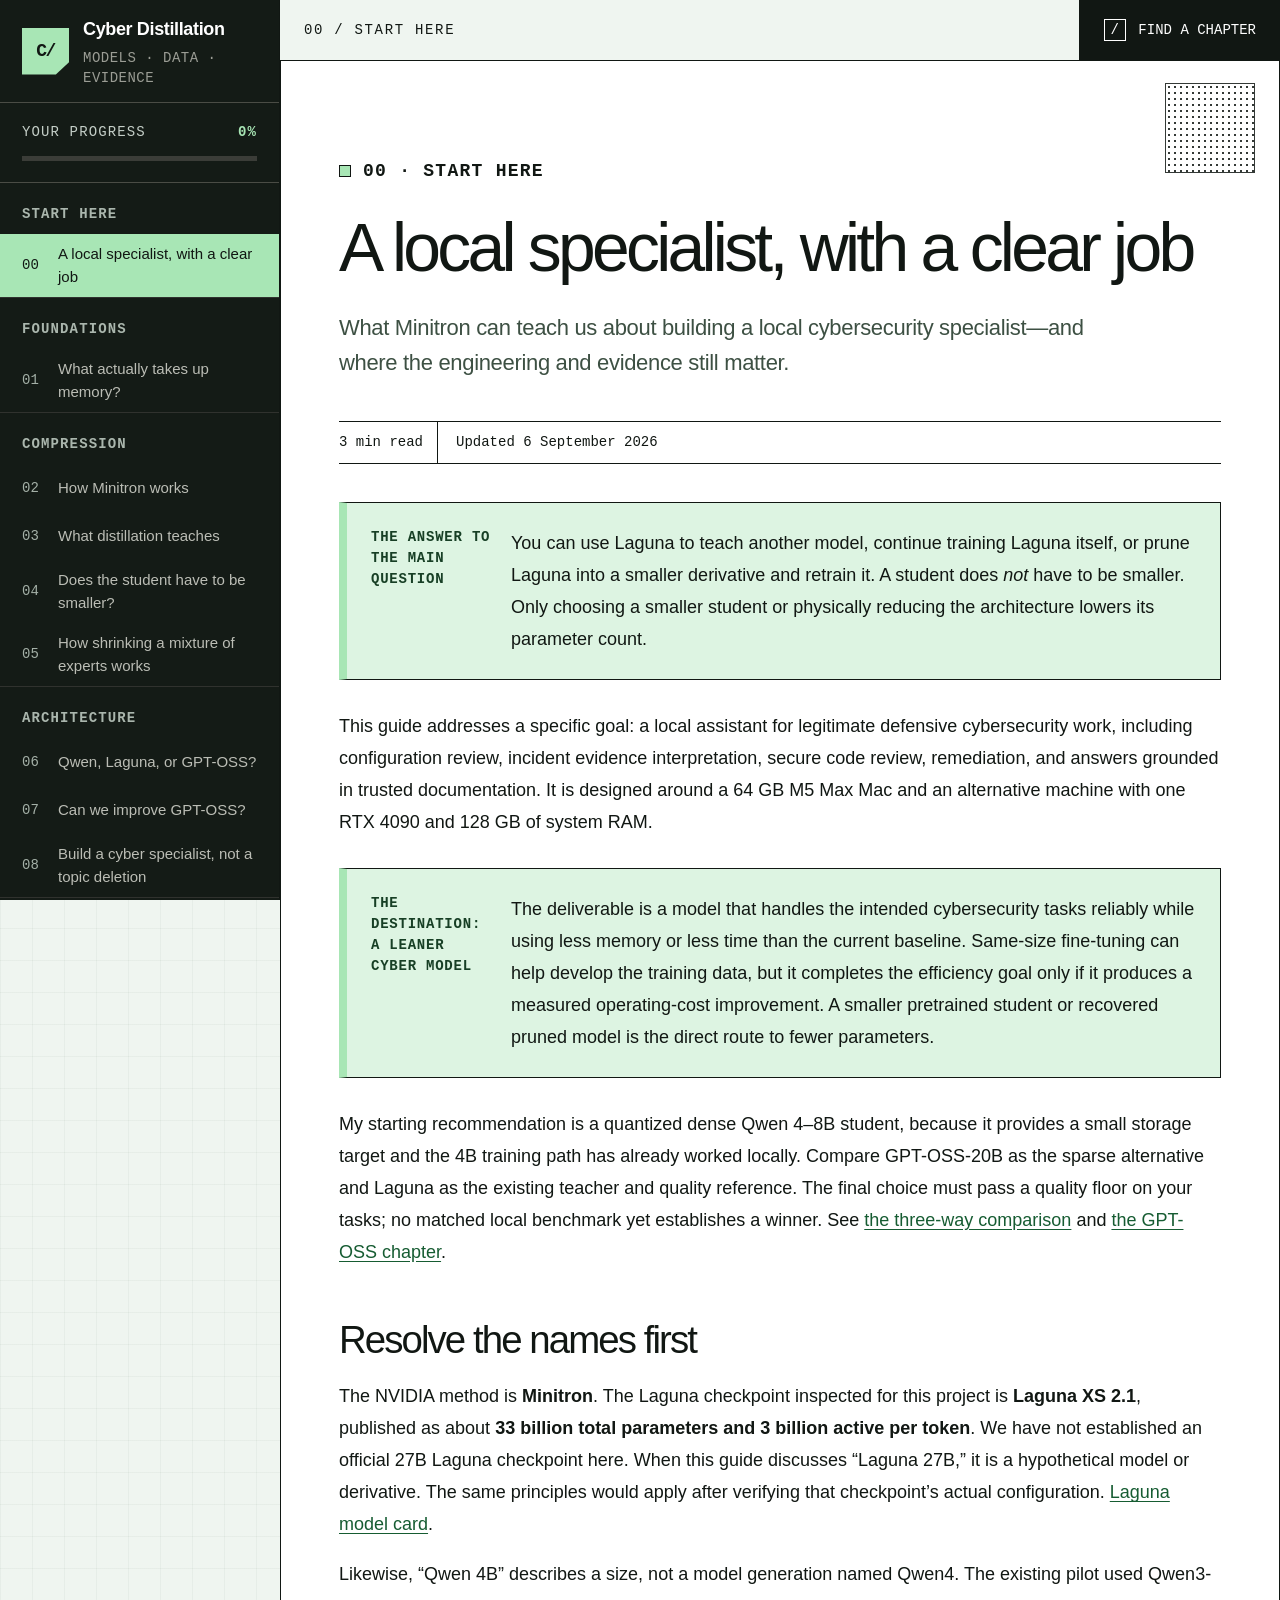
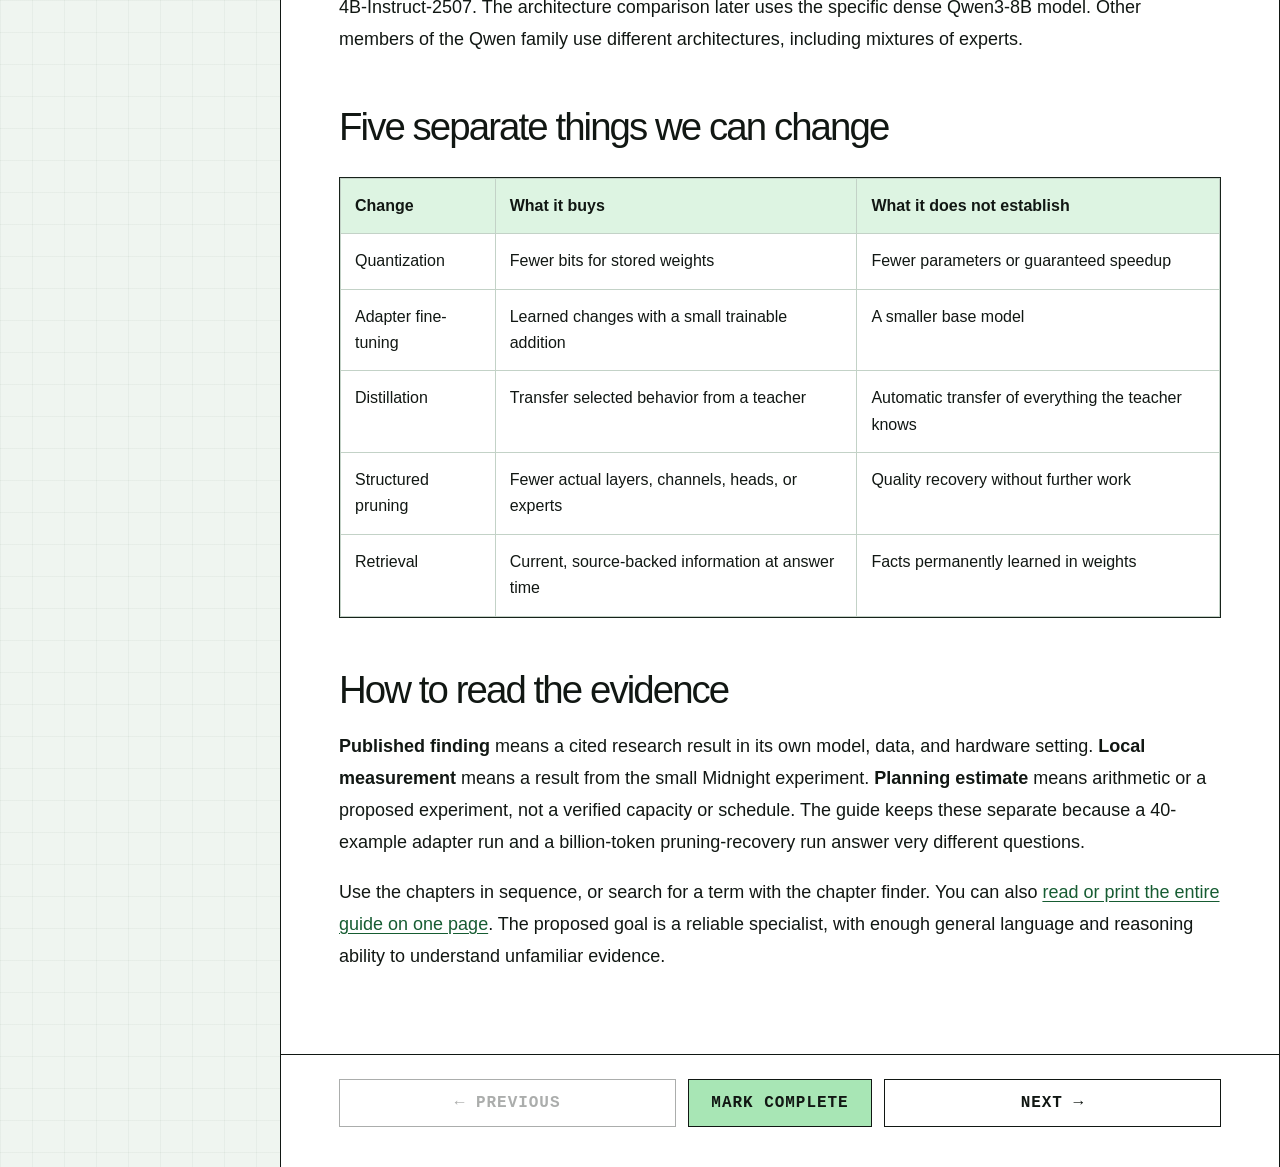
<file: cyber-distillation/index.html>
<!doctype html>
<html lang="en"><head><meta charset="utf-8"><meta name="viewport" content="width=device-width, initial-scale=1"><meta name="description" content="A comprehensive guide to Minitron pruning, Laguna MoE distillation, Qwen and GPT-OSS architecture tradeoffs, lean cybersecurity models, and training on a 64 GB Mac or RTX 4090."><meta name="theme-color" content="#a8e6b5"><title>Cyber Model Distillation Field Guide</title><link rel="stylesheet" href="./base.css"><link rel="stylesheet" href="./styles.css?v=2"><link rel="stylesheet" href="../layout.css?v=1"></head>
<body data-guide-id="cyber-distillation"><a class="skip-link" href="#lesson">Skip to lesson</a><div class="shell"><aside class="sidebar" id="sidebar"><a class="brand" href="#orientation"><span class="brand-mark">C/</span><span><strong>Cyber Distillation</strong><small>MODELS · DATA · EVIDENCE</small></span></a><div class="progress-card"><div class="progress-copy"><span>Your progress</span><strong id="progress-label">0%</strong></div><div class="progress-track" aria-hidden="true"><i id="progress-bar"></i></div></div><nav id="course-nav" aria-label="Field guide chapters"></nav><div class="sidebar-foot"><span class="status-dot"></span>LOCAL MODELS · DEFENSIVE WORK</div></aside>
<main><header class="topbar"><button class="menu-button" id="menu-button" type="button" aria-label="Open guide navigation" aria-expanded="false">☰</button><div class="crumb" id="crumb">00 / Start here</div><button class="key-hint" id="search-button" type="button"><kbd>/</kbd> Find a chapter</button></header><div class="lesson-stage"><a class="lesson-home-grid" href="../" aria-label="Return to Field Guide Library" title="Field Guide Library"></a><article id="lesson" tabindex="-1"><p class="eyebrow">00 · Start here</p><h1>A local specialist, with a clear job</h1><p class="lede">What Minitron can teach us about building a local cybersecurity specialist—and where the engineering and evidence still matter.</p><div class="lesson-meta"><span>3 min read</span><span>Updated 6 September 2026</span></div><div class="callout"><strong>The answer to the main question</strong><p>You can use Laguna to teach another model, continue training Laguna itself, or prune Laguna into a smaller derivative and retrain it. A student does <em>not</em> have to be smaller. Only choosing a smaller student or physically reducing the architecture lowers its parameter count.</p></div>
<p>This guide addresses a specific goal: a local assistant for legitimate defensive cybersecurity work, including configuration review, incident evidence interpretation, secure code review, remediation, and answers grounded in trusted documentation. It is designed around a 64 GB M5 Max Mac and an alternative machine with one RTX 4090 and 128 GB of system RAM.</p>
<div class="callout"><strong>The destination: a leaner cyber model</strong><p>The deliverable is a model that handles the intended cybersecurity tasks reliably while using less memory or less time than the current baseline. Same-size fine-tuning can help develop the training data, but it completes the efficiency goal only if it produces a measured operating-cost improvement. A smaller pretrained student or recovered pruned model is the direct route to fewer parameters.</p></div>
<p>My starting recommendation is a quantized dense Qwen 4–8B student, because it provides a small storage target and the 4B training path has already worked locally. Compare GPT-OSS-20B as the sparse alternative and Laguna as the existing teacher and quality reference. The final choice must pass a quality floor on your tasks; no matched local benchmark yet establishes a winner. See <a href="#architecture">the three-way comparison</a> and <a href="#gpt-oss">the GPT-OSS chapter</a>.</p>
<h2>Resolve the names first</h2>
<p>The NVIDIA method is <strong>Minitron</strong>. The Laguna checkpoint inspected for this project is <strong>Laguna XS 2.1</strong>, published as about <strong>33 billion total parameters and 3 billion active per token</strong>. We have not established an official 27B Laguna checkpoint here. When this guide discusses “Laguna 27B,” it is a hypothetical model or derivative. The same principles would apply after verifying that checkpoint’s actual configuration. <a href="https://huggingface.co/poolside/Laguna-XS-2.1">Laguna model card</a>.</p>
<p>Likewise, “Qwen 4B” describes a size, not a model generation named Qwen4. The existing pilot used Qwen3-4B-Instruct-2507. The architecture comparison later uses the specific dense Qwen3-8B model. Other members of the Qwen family use different architectures, including mixtures of experts.</p>
<h2>Five separate things we can change</h2>
<div class="table-wrap"><table><thead><tr><th>Change</th><th>What it buys</th><th>What it does not establish</th></tr></thead><tbody>
<tr><td>Quantization</td><td>Fewer bits for stored weights</td><td>Fewer parameters or guaranteed speedup</td></tr>
<tr><td>Adapter fine-tuning</td><td>Learned changes with a small trainable addition</td><td>A smaller base model</td></tr>
<tr><td>Distillation</td><td>Transfer selected behavior from a teacher</td><td>Automatic transfer of everything the teacher knows</td></tr>
<tr><td>Structured pruning</td><td>Fewer actual layers, channels, heads, or experts</td><td>Quality recovery without further work</td></tr>
<tr><td>Retrieval</td><td>Current, source-backed information at answer time</td><td>Facts permanently learned in weights</td></tr>
</tbody></table></div>
<h2>How to read the evidence</h2>
<p><strong>Published finding</strong> means a cited research result in its own model, data, and hardware setting. <strong>Local measurement</strong> means a result from the small Midnight experiment. <strong>Planning estimate</strong> means arithmetic or a proposed experiment, not a verified capacity or schedule. The guide keeps these separate because a 40-example adapter run and a billion-token pruning-recovery run answer very different questions.</p>
<p>Use the chapters in sequence, or search for a term with the chapter finder. You can also <a href="./read-all.html">read or print the entire guide on one page</a>. The proposed goal is a reliable specialist, with enough general language and reasoning ability to understand unfamiliar evidence.</p></article></div><footer class="lesson-footer"><button id="previous" class="nav-button" type="button">← Previous</button><button id="complete" class="complete-button" type="button">Mark complete</button><button id="next" class="nav-button" type="button">Next →</button></footer><noscript><p>This guide uses JavaScript for chapter navigation. <a href="./read-all.html">Read every chapter on one page.</a></p></noscript></main></div>
<dialog id="search-dialog" aria-labelledby="search-label"><div class="search-box"><button class="search-close" type="button" onclick="this.closest('dialog').close()">Close</button><label id="search-label" for="search-input">Find a chapter</label><input id="search-input" type="search" placeholder="Try GPT-OSS, lean model, pruning, or Midnight" autocomplete="off"><div id="search-results"></div><small>Arrow keys select · Enter opens · Escape closes</small></div></dialog>
<script type="application/json" id="guide-data">{"slug":"cyber-distillation","storageKey":"cyber-distillation-field-guide-progress-v1","title":"Cyber Model Distillation Field Guide"}</script><script type="application/json" id="course-data">[{"id":"orientation","group":"Start here","title":"A local specialist, with a clear job","summary":"What Minitron can teach us about building a local cybersecurity specialist—and where the engineering and evidence still matter.","time":"3 min","level":"Start here","terms":"A local specialist, with a clear job What Minitron can teach us about building a local cybersecurity specialist—and where the engineering and evidence still matter."},{"id":"memory","group":"Foundations","title":"What actually takes up memory?","summary":"Weights store learned behavior. Activations are temporary calculations. They are not a set of topic files that can be unloaded individually.","time":"3 min","level":"Foundations","terms":"What actually takes up memory? Weights store learned behavior. Activations are temporary calculations. They are not a set of topic files that can be unloaded individually."},{"id":"minitron","group":"Compression","title":"How Minitron works","summary":"Measure structural importance, remove real model capacity, and train the smaller network to recover useful behavior.","time":"3 min","level":"Compression","terms":"How Minitron works Measure structural importance, remove real model capacity, and train the smaller network to recover useful behavior."},{"id":"distillation","group":"Compression","title":"What distillation teaches","summary":"The student can learn from answer text, probability distributions, or selected internal representations. These routes have different requirements.","time":"3 min","level":"Compression","terms":"What distillation teaches The student can learn from answer text, probability distributions, or selected internal representations. These routes have different requirements."},{"id":"student-choice","group":"Compression","title":"Does the student have to be smaller?","summary":"No. Same-size distillation, self-distillation, a different small model, and a pruned Laguna derivative are all distinct choices.","time":"3 min","level":"Compression","terms":"Does the student have to be smaller? No. Same-size distillation, self-distillation, a different small model, and a pruned Laguna derivative are all distinct choices."},{"id":"moe","group":"Compression","title":"How shrinking a mixture of experts works","summary":"Total parameters determine much of the weight storage. Active experts determine only part of the computation per token.","time":"4 min","level":"Compression","terms":"How shrinking a mixture of experts works Total parameters determine much of the weight storage. Active experts determine only part of the computation per token."},{"id":"architecture","group":"Architecture","title":"Qwen, Laguna, or GPT-OSS?","summary":"For a lean cyber model, choose the lowest measured deployment cost that preserves the required task quality. Architecture informs the shortlist; evaluation chooses the winner.","time":"6 min","level":"Architecture","terms":"Qwen, Laguna, or GPT-OSS? For a lean cyber model, choose the lowest measured deployment cost that preserves the required task quality. Architecture informs the shortlist; evaluation chooses the winner."},{"id":"gpt-oss","group":"Architecture","title":"Can we improve GPT-OSS?","summary":"Yes: specialize a GPT-OSS checkpoint, use it as a teacher, or research a smaller derivative. Better cybersecurity performance and smaller architecture are separate achievements.","time":"6 min","level":"Architecture","terms":"Can we improve GPT-OSS? Yes: specialize a GPT-OSS checkpoint, use it as a teacher, or research a smaller derivative. Better cybersecurity performance and smaller architecture are separate achievements."},{"id":"specialization","group":"Architecture","title":"Build a cyber specialist, not a topic deletion","summary":"Specialization means allocating training and evaluation effort to a defined workload while preserving the foundations that workload needs.","time":"3 min","level":"Architecture","terms":"Build a cyber specialist, not a topic deletion Specialization means allocating training and evaluation effort to a defined workload while preserving the foundations that workload needs."},{"id":"new-knowledge","group":"Data","title":"Add knowledge from beyond Laguna","summary":"Distillation can be one ingredient in a broader learning system that also uses documents, expert corrections, verified outcomes, and other teachers.","time":"3 min","level":"Data","terms":"Add knowledge from beyond Laguna Distillation can be one ingredient in a broader learning system that also uses documents, expert corrections, verified outcomes, and other teachers."},{"id":"datasets","group":"Data","title":"What datasets we actually need","summary":"Separate calibration material, recovery text, supervised cases, and held-out evaluation. They serve different purposes and need different amounts of review.","time":"3 min","level":"Data","terms":"What datasets we actually need Separate calibration material, recovery text, supervised cases, and held-out evaluation. They serve different purposes and need different amounts of review."},{"id":"evaluation","group":"Data","title":"Prove that the specialist is useful","summary":"A valid JSON response and a lower training loss are necessary checks for some tasks, but they are not evidence of reliable security judgment.","time":"3 min","level":"Data","terms":"Prove that the specialist is useful A valid JSON response and a lower training loss are necessary checks for some tasks, but they are not evidence of reliable security judgment."},{"id":"refusals","group":"Behavior","title":"Can distillation remove refusals?","summary":"It can change the student’s refusal behavior. It does not automatically delete a refusal component or reclaim a block of memory.","time":"3 min","level":"Behavior","terms":"Can distillation remove refusals? It can change the student’s refusal behavior. It does not automatically delete a refusal component or reclaim a block of memory."},{"id":"hardware","group":"Resources","title":"What fits on your hardware?","summary":"The 64 GB Mac and the 24 GB RTX 4090 have different memory arrangements. Adapter training, pruning recovery, and full pretraining have different budgets.","time":"4 min","level":"Resources","terms":"What fits on your hardware? The 64 GB Mac and the 24 GB RTX 4090 have different memory arrangements. Adapter training, pruning recovery, and full pretraining have different budgets."},{"id":"time","group":"Resources","title":"Build a timing budget you can trust","summary":"Measure the intended workload first, then scale processed tokens and review effort. A short training demo does not establish a production schedule.","time":"3 min","level":"Resources","terms":"Build a timing budget you can trust Measure the intended workload first, then scale processed tokens and review effort. A short training demo does not establish a production schedule."},{"id":"continual","group":"Learning over time","title":"Can it learn while you work?","summary":"Capture useful evidence and corrections immediately. Train a candidate deliberately, then promote it after evaluation.","time":"3 min","level":"Learning over time","terms":"Can it learn while you work? Capture useful evidence and corrections immediately. Train a candidate deliberately, then promote it after evaluation."},{"id":"codi","group":"Related methods","title":"Where CODI and from-scratch training fit","summary":"CODI compresses written reasoning into internal vector steps. Starting from scratch discards inherited knowledge. Neither is the same as pruning Laguna.","time":"3 min","level":"Related methods","terms":"Where CODI and from-scratch training fit CODI compresses written reasoning into internal vector steps. Starting from scratch discards inherited knowledge. Neither is the same as pruning Laguna."},{"id":"local-evidence","group":"Evidence","title":"What we have actually demonstrated","summary":"The Midnight pilot proves a working, reloadable Qwen training pipeline. Laguna and GPT-OSS adaptations and structurally compressed derivatives still need validation.","time":"3 min","level":"Evidence","terms":"What we have actually demonstrated The Midnight pilot proves a working, reloadable Qwen training pipeline. Laguna and GPT-OSS adaptations and structurally compressed derivatives still need validation."},{"id":"roadmap","group":"Plan","title":"A practical route to the model you want","summary":"Deliver a leaner cyber specialist by testing small existing students first, then pursuing structural compression when the evidence justifies it.","time":"4 min","level":"Plan","terms":"A practical route to the model you want Deliver a leaner cyber specialist by testing small existing students first, then pursuing structural compression when the evidence justifies it."},{"id":"project-boundary","group":"Plan","title":"Does this need a separate project?","summary":"A separate repository is optional for a pilot and recommended for sustained training research. Midnight remains the application that runs the exported specialist.","time":"4 min","level":"Plan","terms":"Does this need a separate project? A separate repository is optional for a pilot and recommended for sustained training research. Midnight remains the application that runs the exported specialist."},{"id":"sources","group":"Reference","title":"Sources and reading map","summary":"Primary research, official model configurations, implementation documentation, and the limits of the local evidence.","time":"3 min","level":"Reference","terms":"Sources and reading map Primary research, official model configurations, implementation documentation, and the limits of the local evidence."}]</script><template id="lesson-orientation"><p class="eyebrow">00 · Start here</p><h1>A local specialist, with a clear job</h1><p class="lede">What Minitron can teach us about building a local cybersecurity specialist—and where the engineering and evidence still matter.</p><div class="lesson-meta"><span>3 min read</span><span>Updated 6 September 2026</span></div><div class="callout"><strong>The answer to the main question</strong><p>You can use Laguna to teach another model, continue training Laguna itself, or prune Laguna into a smaller derivative and retrain it. A student does <em>not</em> have to be smaller. Only choosing a smaller student or physically reducing the architecture lowers its parameter count.</p></div>
<p>This guide addresses a specific goal: a local assistant for legitimate defensive cybersecurity work, including configuration review, incident evidence interpretation, secure code review, remediation, and answers grounded in trusted documentation. It is designed around a 64 GB M5 Max Mac and an alternative machine with one RTX 4090 and 128 GB of system RAM.</p>
<div class="callout"><strong>The destination: a leaner cyber model</strong><p>The deliverable is a model that handles the intended cybersecurity tasks reliably while using less memory or less time than the current baseline. Same-size fine-tuning can help develop the training data, but it completes the efficiency goal only if it produces a measured operating-cost improvement. A smaller pretrained student or recovered pruned model is the direct route to fewer parameters.</p></div>
<p>My starting recommendation is a quantized dense Qwen 4–8B student, because it provides a small storage target and the 4B training path has already worked locally. Compare GPT-OSS-20B as the sparse alternative and Laguna as the existing teacher and quality reference. The final choice must pass a quality floor on your tasks; no matched local benchmark yet establishes a winner. See <a href="#architecture">the three-way comparison</a> and <a href="#gpt-oss">the GPT-OSS chapter</a>.</p>
<h2>Resolve the names first</h2>
<p>The NVIDIA method is <strong>Minitron</strong>. The Laguna checkpoint inspected for this project is <strong>Laguna XS 2.1</strong>, published as about <strong>33 billion total parameters and 3 billion active per token</strong>. We have not established an official 27B Laguna checkpoint here. When this guide discusses “Laguna 27B,” it is a hypothetical model or derivative. The same principles would apply after verifying that checkpoint’s actual configuration. <a href="https://huggingface.co/poolside/Laguna-XS-2.1">Laguna model card</a>.</p>
<p>Likewise, “Qwen 4B” describes a size, not a model generation named Qwen4. The existing pilot used Qwen3-4B-Instruct-2507. The architecture comparison later uses the specific dense Qwen3-8B model. Other members of the Qwen family use different architectures, including mixtures of experts.</p>
<h2>Five separate things we can change</h2>
<div class="table-wrap"><table><thead><tr><th>Change</th><th>What it buys</th><th>What it does not establish</th></tr></thead><tbody>
<tr><td>Quantization</td><td>Fewer bits for stored weights</td><td>Fewer parameters or guaranteed speedup</td></tr>
<tr><td>Adapter fine-tuning</td><td>Learned changes with a small trainable addition</td><td>A smaller base model</td></tr>
<tr><td>Distillation</td><td>Transfer selected behavior from a teacher</td><td>Automatic transfer of everything the teacher knows</td></tr>
<tr><td>Structured pruning</td><td>Fewer actual layers, channels, heads, or experts</td><td>Quality recovery without further work</td></tr>
<tr><td>Retrieval</td><td>Current, source-backed information at answer time</td><td>Facts permanently learned in weights</td></tr>
</tbody></table></div>
<h2>How to read the evidence</h2>
<p><strong>Published finding</strong> means a cited research result in its own model, data, and hardware setting. <strong>Local measurement</strong> means a result from the small Midnight experiment. <strong>Planning estimate</strong> means arithmetic or a proposed experiment, not a verified capacity or schedule. The guide keeps these separate because a 40-example adapter run and a billion-token pruning-recovery run answer very different questions.</p>
<p>Use the chapters in sequence, or search for a term with the chapter finder. You can also <a href="./read-all.html">read or print the entire guide on one page</a>. The proposed goal is a reliable specialist, with enough general language and reasoning ability to understand unfamiliar evidence.</p></template>
<template id="lesson-memory"><p class="eyebrow">01 · Foundations</p><h1>What actually takes up memory?</h1><p class="lede">Weights store learned behavior. Activations are temporary calculations. They are not a set of topic files that can be unloaded individually.</p><div class="lesson-meta"><span>3 min read</span><span>Updated 6 September 2026</span></div><p>A model’s <strong>weights</strong> are the numerical parameters saved in its checkpoint. They encode distributed patterns learned during training. <strong>Activations</strong> are the intermediate values produced when those parameters process a particular input. The activations from reading a French sentence and a firewall configuration differ, even though many of the same weights participate.</p>
<p>There is no dependable mapping from “French” to a clean folder of parameters that can be removed while leaving code comprehension unchanged. A circuit useful for one language can also support syntax, names, comparisons, or reasoning in other tasks. Some features or experts specialize statistically, but specialization is not an ownership label for an isolated topic.</p>
<h2>Four memory budgets</h2>
<div class="table-wrap"><table><thead><tr><th>Memory category</th><th>During normal use</th><th>During training</th></tr></thead><tbody>
<tr><td>Model weights</td><td>Usually resident, or moved through an offloading system</td><td>Still needed, even when frozen</td></tr>
<tr><td>Activations and workspace</td><td>Temporary forward-pass work</td><td>More values retained or recomputed for gradients</td></tr>
<tr><td>Attention KV cache</td><td>Stores earlier keys and values during generation</td><td>Training has its own attention state; do not equate it with the serving cache</td></tr>
<tr><td>Gradients and optimizer state</td><td>Normally absent</td><td>Needed for the parameters being updated</td></tr>
</tbody></table></div>
<p>Turning off unnecessary activation logging can save memory, and activation checkpointing trades extra computation for lower training memory. Neither technique erases a language. At inference, implementations normally discard many intermediate activations already. The more direct way to reduce the stored model is quantization or structural pruning.</p>
<h2>A useful storage calculation</h2>
<div class="formula">Ideal weight bytes = parameter count × bits per parameter ÷ 8</div>
<p>At four bits, 8B parameters need an ideal 4 GB of raw weight data, and 33B need 16.5 GB. Actual checkpoints add quantization scales, some higher-precision tensors, metadata, and possibly separate adapters. Runtime memory adds attention state and work buffers. GB here means decimal gigabytes; GiB is a different unit.</p>
<p>Learning another fact usually changes existing numbers rather than appending a new block of weights. That is why repeated fine-tuning does not make a fixed architecture grow with each example. It also explains why “forgetting” a fact does not automatically reclaim a corresponding number of bytes.</p>
<h2>Zero is still a stored number</h2>
<p>Unstructured pruning sets individual weights to zero. A normal dense tensor still stores those positions, and an ordinary dense kernel can still perform the same operations. Structured pruning changes tensor dimensions or removes complete modules, making storage savings easier to realize. Sparse formats can exploit zeros, but require compatible storage and kernels; a percentage of zeros is not itself a deployment result.</p>
<p>For this project, report stored weight bytes, peak process and accelerator memory, context size, and end-to-end answer time separately. The <a href="https://huggingface.co/docs/transformers/v4.48.0/model_memory_anatomy">training-memory anatomy documentation</a> is a useful reference for why training memory exceeds the saved checkpoint.</p></template>
<template id="lesson-minitron"><p class="eyebrow">02 · Compression</p><h1>How Minitron works</h1><p class="lede">Measure structural importance, remove real model capacity, and train the smaller network to recover useful behavior.</p><div class="lesson-meta"><span>3 min read</span><span>Updated 6 September 2026</span></div><p>Minitron starts with an already trained model. It searches for a smaller architecture within that model, carries over compatible weights, and uses knowledge distillation during continued training. The original family derived roughly 8B and 4B models from a roughly 15B Nemotron parent. This is inherited-weight compression rather than learning language from random initialization. <a href="https://arxiv.org/abs/2407.14679">Original Minitron paper</a>.</p>
<ol class="flow"><li><strong>1. Measure</strong><small>Run representative inputs and estimate which structural components matter.</small></li><li><strong>2. Prune</strong><small>Create smaller tensors or remove modules, preserving compatible trained weights.</small></li><li><strong>3. Recover</strong><small>Train the student with teacher supervision and evaluate what was lost.</small></li></ol>
<h2>What gets measured?</h2>
<p>A calibration pass gathers signals about components such as attention heads, hidden channels, or feed-forward dimensions. Those signals help rank candidates for removal. A component that contributes little on the calibration distribution can be a better pruning candidate than one that carries large useful signals. This is a statistical estimate, not a proof that the component is unnecessary for every future prompt.</p>
<p>A defensive specialization project should calibrate on its intended tasks, while retaining a general-language and code-comprehension slice. If calibration contains only short authentication logs, the selected structure may be poor at reading long policy documents. Calibration coverage is part of the architecture decision.</p>
<h2>What changes physically?</h2>
<p><strong>Width pruning</strong> reduces selected dimensions inside layers; <strong>depth pruning</strong> removes transformer blocks. Dependent matrices must remain consistent. If a feed-forward intermediate channel disappears, its corresponding input and output connections must be removed together. A hidden-width change has broader consequences because many layers share that residual-stream dimension.</p>
<p>The resulting student has smaller actual tensors. It initially loses some ability because the original network was trained to use the complete structure. Recovery training adjusts the remaining parameters so they can compensate. A parent’s weights provide a strong starting point, but no rule guarantees that any chosen fraction of parameters can be removed successfully.</p>
<h2>What does the teacher supply?</h2>
<p>During distillation the teacher provides richer targets than a single correct label, often next-token probability distributions. The student is optimized to reproduce relevant behavior. The teacher’s forward pass adds training cost; the deployed student does not require the teacher afterward. The <a href="https://github.com/NVlabs/Minitron">official Minitron repository</a> describes the family and links its pruning and distillation tools.</p>
<h2>Why the published savings need context</h2>
<p>The original paper reports up to 40 times fewer training tokens for an additional small model compared with its from-scratch comparison. That is different from its approximately 1.8-fold compute saving for an entire model family, including the parent. It is not a claim that a local model becomes 40 times faster.</p>
<p>The later Minitron study used 94B student-recovery tokens for its approximately 4B Llama derivative and 380B for its approximately 8B Mistral NeMo derivative, along with a substantial teacher-correction stage. Its small calibration sample count is not the recovery dataset size. These published successes establish the method; they do not establish that Laguna can recover a 33B-to-8B reduction from a few thousand examples. <a href="https://arxiv.org/abs/2408.11796">Minitron pruning and distillation practice paper</a>.</p>
<div class="callout"><strong>For Midnight</strong><p>“Minitron-style” should mean actual structural reduction plus recovery and evaluation. An adapter on an already-small Qwen model is a useful distillation experiment, but it does not prune Laguna.</p></div></template>
<template id="lesson-distillation"><p class="eyebrow">03 · Compression</p><h1>What distillation teaches</h1><p class="lede">The student can learn from answer text, probability distributions, or selected internal representations. These routes have different requirements.</p><div class="lesson-meta"><span>3 min read</span><span>Updated 6 September 2026</span></div><p>A teacher is the model providing supervision. A student is the model being updated. Those are roles, not necessarily size categories. A large model can teach a smaller model, a same-size model, or another version of itself. The teaching signal and training objective determine what gets transferred.</p>
<h2>Answer-based or sequence distillation</h2>
<p>Give Laguna a defensive question and relevant evidence. Save its answer, review its claims and recommended actions, and train the student to produce the reviewed answer for that input. The student learns the likelihood of that text token by token. Its tokenizer can differ from Laguna’s because the transfer artifact is text, not a vector whose entries must correspond.</p>
<p>For example, a case could ask whether an application configuration satisfies a stated access policy. The training target would identify the relevant setting, connect it to the supplied policy, distinguish missing evidence from a confirmed issue, and recommend a bounded correction. The quality of those connections matters more than merely producing valid JSON.</p>
<p>This approach permits offline generation: run the teacher, unload it, then train the student. It is the closest match to the existing Midnight experiment. It loses the alternatives contained in the full teacher probability distribution and can reproduce teacher errors if review is weak. <a href="https://aclanthology.org/D16-1139/">Sequence-level knowledge distillation</a>.</p>
<h2>Probability-based or logit distillation</h2>
<p>Instead of teaching only the selected word, match the teacher’s distribution over possible next tokens. A typical loss combines ordinary supervision with a divergence between the teacher and student distributions. A temperature can soften these distributions so less probable alternatives still contribute to learning. <a href="https://arxiv.org/abs/1503.02531">Foundational knowledge-distillation paper</a>.</p>
<div class="formula">Training objective ≈ weight A × correct-answer loss + weight B × teacher-distribution loss</div>
<p>This is an explanatory form, not a universal recipe. The coefficients, temperature, token masks, and direction of the divergence must be chosen and validated. Ordinary elementwise matching requires token entries and positions to mean the same thing. Laguna and Qwen vocabularies do not satisfy that condition automatically. NVIDIA’s standard Bridge distillation path explicitly requires a shared tokenizer. Specialized cross-tokenizer alignment is separate engineering. <a href="https://github.com/NVIDIA/Model-Optimizer/blob/main/examples/megatron_bridge/README.md#data-preparation">Implementation requirement</a>.</p>
<h2>Representation distillation</h2>
<p>Another option aligns selected hidden representations. If widths or layer counts differ, the system needs a deliberate mapping, such as chosen layer correspondences or learned projections. A 2,048-dimensional Laguna vector and a 4,096-dimensional Qwen3-8B vector cannot simply be treated as equivalent coordinates. Matching all hidden states also increases memory and storage requirements.</p>
<h2>The teacher is not an upper bound on every task</h2>
<p>A student can surpass its teacher on a focused task when it also receives stronger human labels, trustworthy new evidence, multiple teachers, or a better task-specific training distribution. Teacher-only imitation does not guarantee that improvement. Distillation transfers useful behavior through examples and objectives; it is not an exact copy of the teacher’s complete knowledge.</p></template>
<template id="lesson-student-choice"><p class="eyebrow">04 · Compression</p><h1>Does the student have to be smaller?</h1><p class="lede">No. Same-size distillation, self-distillation, a different small model, and a pruned Laguna derivative are all distinct choices.</p><div class="lesson-meta"><span>3 min read</span><span>Updated 6 September 2026</span></div><div class="callout"><strong>Direct answer</strong><p>If you have a compatible Laguna 27B checkpoint, you can use it as the student. You can also use our inspected 33B Laguna as the student. Distillation does not require a reduction in parameter count.</p></div>
<h2>Four legitimate starting points</h2>
<div class="table-wrap"><table><thead><tr><th>Route</th><th>Where the initial knowledge comes from</th><th>What is deployed</th></tr></thead><tbody>
<tr><td>Existing Laguna + new supervision</td><td>Laguna’s own pretrained weights, plus reviewed new training material</td><td>The same-sized Laguna with updated weights or adapters</td></tr>
<tr><td>Existing Qwen 4B or 8B student</td><td>Qwen’s pretrained weights, then Laguna-derived examples and other evidence</td><td>That Qwen architecture, with learned changes</td></tr>
<tr><td>Pruned Laguna student</td><td>Selected weights inherited from the original Laguna</td><td>A smaller Laguna derivative and its compatible runtime</td></tr>
<tr><td>Randomly initialized student</td><td>No pretrained knowledge; all useful ability must be learned</td><td>The architecture chosen before training</td></tr>
</tbody></table></div>
<p>For same-size distillation, the teacher can be a frozen earlier checkpoint, a stronger external model, an ensemble, or a model supplied with better evidence and more time to construct a reviewed answer. Self-distillation means a model’s own behavior supplies supervision for another mode or checkpoint. It is not automatic self-improvement: copying unverified mistakes can reinforce them.</p>
<h2>Can 33B become 8B?</h2>
<p>Conceptually, yes, by building or choosing an 8B student and training it. Structurally shrinking 33B to 8B removes about 75.8% of the total parameters. A hypothetical 27B-to-8B reduction removes about 70.4%. Those are aggressive reductions, not established Laguna quality-retention results.</p>
<p>Starting with an already trained 8B student makes the experiment easier because it already understands language and code. Starting with inherited pruned Laguna weights preserves compatible internal features but adds pruning and recovery work. Starting an 8B model from random weights adds the much larger task of learning a foundation model. These choices should not all be described as “a small fine-tune.”</p>
<h2>Why same-size distillation may be the right first step</h2>
<p>If the main problem is that Laguna gives the wrong kind of answer, lacks your documentation, or handles uncertainty poorly, changing its training targets may address that without structural compression. Keep the model size fixed and measure the specialization benefit first. This separates “can our data improve the task?” from “how much capacity can we remove?”</p>
<p>Same-size distillation does not reduce stored weight bytes at the same precision. It might teach shorter useful answers or better use of evidence, which can improve task latency, but those effects must be measured. Quantization remains a separate storage choice. More examples update a fixed set of trainable parameters; they do not create a new memory module for every fact.</p>
<p>A practical comparison is therefore three checkpoints on the same held-out cases: original Laguna, adapted Laguna, and an adapted smaller pretrained student. Structural pruning becomes a fourth candidate when its implementation and recovery budget are ready.</p></template>
<template id="lesson-moe"><p class="eyebrow">05 · Compression</p><h1>How shrinking a mixture of experts works</h1><p class="lede">Total parameters determine much of the weight storage. Active experts determine only part of the computation per token.</p><div class="lesson-meta"><span>4 min read</span><span>Updated 6 September 2026</span></div><p>In a mixture-of-experts model, some feed-forward layers contain many alternative expert networks. A router selects a subset for each token, combines their outputs, and passes the result onward. The experts are numerical transformations, not separate chatbots with names such as “French” or “cybersecurity.” Different tokens in one sentence can use different subsets.</p>
<p>Laguna XS 2.1 has 40 layers, with 10 global-attention layers and 30 sliding-window-attention layers. Its published design has 256 routed experts plus a shared expert in each sparse layer. The configuration selects eight routed experts per token; the shared expert is also used. The first feed-forward layer is dense and the remaining 39 are sparse. <a href="https://huggingface.co/poolside/Laguna-XS-2.1">Model overview</a>; <a href="https://huggingface.co/poolside/Laguna-XS-2.1/blob/main/config.json">configuration</a>.</p>
<h2>Three different ways to make it smaller</h2>
<ol>
<li><strong>Remove experts.</strong> Shrink the expert banks and the router’s choice set. This can reduce stored weights substantially. If each token still uses eight experts of the same width, the main expert computation per token may remain similar.</li>
<li><strong>Reduce expert width or active expert count.</strong> Narrower feed-forward networks or fewer selected experts can reduce active computation. They also alter what the network can express and require recovery.</li>
<li><strong>Reduce depth or other dimensions.</strong> Fewer blocks can reduce sequential computation and attention state. Attention-width and hidden-width changes introduce additional shape and compatibility constraints.</li>
</ol>
<h2>A worked example: why keeping one quarter is not enough</h2>
<p>Consider an <em>illustrative</em> 33B model with 2B parameters outside its routed experts and 31B inside them. This is a teaching example, not an exact Laguna tensor audit. Keep 64 of 256 experts in every sparse layer while preserving their widths:</p>
<div class="formula">New total ≈ 2B fixed + 31B × (64 ÷ 256) = 9.75B</div>
<p>To reach 8B in that example, the routed banks would have to retain roughly 19.4% of their original size, or additional parts would have to shrink. The actual architecture should be sized from its tensor shapes, including embeddings, attention, shared experts, routers, and output head. Editing a configuration number alone does not remove the matching tensors correctly.</p>
<h2>The router must adapt</h2>
<p>Removing experts changes which alternatives a token can choose. Routing frequencies measured before pruning may not describe the best routing after pruning. A rarely selected expert can still be valuable for an unusual but important case. A defensible selection process considers task loss and coverage, then evaluates the recovered model on cases outside the calibration pool.</p>
<p>The student needs consistent expert indices and router outputs, valid top-k settings, and a recovery strategy that can adjust the affected network. An adapter limited to the last few attention projections is not automatically enough to repair a heavily pruned router and expert system. Current ModelOpt guidance supports several MoE pruning dimensions but warns that large reductions are difficult to recover. Its support for other MoE architectures does not prove a working Laguna conversion. <a href="https://github.com/NVIDIA/Model-Optimizer/blob/main/examples/pruning/README.md">Pruning support and limitations</a>.</p>
<h2>Smaller storage does not guarantee faster answers</h2>
<p>An 8B dense model uses much of its network for every token. A 33B MoE with roughly 3B active can perform less active weight computation while keeping a much larger collection of experts in memory. Kernel efficiency, memory bandwidth, routing overhead, attention, batch size, and answer length determine which is faster on a particular machine.</p>
<p>That is why a realistic target has several measurements: total weight bytes, active computation, peak memory at the intended context, and time to a correct complete answer. It is entirely possible for an 8B dense student to save memory without beating Laguna’s latency.</p></template>
<template id="lesson-architecture"><p class="eyebrow">06 · Architecture</p><h1>Qwen, Laguna, or GPT-OSS?</h1><p class="lede">For a lean cyber model, choose the lowest measured deployment cost that preserves the required task quality. Architecture informs the shortlist; evaluation chooses the winner.</p><div class="lesson-meta"><span>6 min read</span><span>Updated 6 September 2026</span></div><div class="callout"><strong>Which is best here?</strong><p>For the first compact deliverable, I would start with the existing dense Qwen 4B training path and compare a supported 8B checkpoint if quality is insufficient. GPT-OSS-20B is the next sparse candidate to benchmark. Keep Laguna when its measured task advantage justifies its larger stored model, or use it to teach the smaller candidates. This is an engineering recommendation for this project, not a claim that Qwen has the best underlying intelligence.</p></div>
<h2>Compare specific models, not family names</h2>
<div class="table-wrap"><table><thead><tr><th>Candidate</th><th>Structural tradeoff</th><th>Best role in this project</th><th>Unproven part</th></tr></thead><tbody>
<tr><td>Dense Qwen3 4–8B</td><td>Fewer total weights; dense feed-forward computation for each token</td><td>First compact student; 4B is the demonstrated local adapter path</td><td>Whether a small student preserves enough security judgment; 8B may be slower per answer than a larger MoE</td></tr>
<tr><td>GPT-OSS-20B</td><td>About 21B total / 3.6B active; sparse feed-forward computation</td><td>Alternative specialist if its quality and latency justify more resident weights than Qwen</td><td>Matched local performance, training/reload validation, and the chosen quantization backend</td></tr>
<tr><td>Laguna XS 2.1</td><td>About 33B total / 3B active; routed and shared experts</td><td>Existing teacher, quality reference, or architecture-preserving compression research</td><td>Same-size adapter results and a recovered, faster or smaller derivative</td></tr>
</tbody></table></div>
<p>The parameter figures describe different allocations of capacity. They do not rank memory bandwidth, attention cost, task quality, or whole-answer speed. GPT-OSS has fewer total parameters than Laguna but a somewhat larger published active count; neither number settles which will run faster. Sources: <a href="https://developers.openai.com/api/docs/models/gpt-oss-20b">GPT-OSS-20B</a>, <a href="https://huggingface.co/poolside/Laguna-XS-2.1">Laguna</a>, and <a href="https://huggingface.co/Qwen/Qwen3-8B">Qwen3-8B</a>.</p>
<h2>What crosses the architecture boundary?</h2>
<p>Distilling Laguna into Qwen does not turn Qwen into Laguna. The student retains its own tokenizer, attention layout, hidden dimensions, feed-forward structure, and runtime. It learns to solve the selected tasks using that machinery. Architecture matters differently depending on what is being transferred.</p>
<div class="table-wrap"><table><thead><tr><th>Transfer method</th><th>Must the architecture match?</th><th>Practical consequence</th></tr></thead><tbody>
<tr><td>Reviewed answer text</td><td>No</td><td>Retokenize text for the student; use its own chat template and end tokens.</td></tr>
<tr><td>Ordinary next-token distribution matching</td><td>Internal shapes may differ; token semantics must align</td><td>A shared tokenizer makes direct matching simpler. Different tokenizers need a deliberate alignment method.</td></tr>
<tr><td>Hidden-state matching</td><td>Not necessarily, but correspondence must be designed</td><td>Different widths, layers, or sequence positions need mappings.</td></tr>
<tr><td>Prune and inherit weights</td><td>Compatible structure is essential</td><td>Preserve or explicitly transform the connected tensor dimensions and model configuration.</td></tr>
</tbody></table></div>
<h2>A concrete comparison</h2>
<p>The specific <a href="https://huggingface.co/Qwen/Qwen3-8B">Qwen3-8B checkpoint</a> is a dense 8.2B model with 36 layers. Its <a href="https://huggingface.co/Qwen/Qwen3-8B/blob/main/config.json">configuration</a> specifies hidden width 4,096 and vocabulary size 151,936. The inspected <a href="https://huggingface.co/poolside/Laguna-XS-2.1/blob/main/config.json">Laguna configuration</a> has hidden width 2,048 and vocabulary size 100,352, with a different attention and MoE layout. These are architecture facts, not quality rankings.</p>
<p>The larger Qwen vocabulary is not a dictionary of extra facts. Tokenization determines how text is segmented. The same log line, identifier, or source-code fragment may take a different number of tokens in each model. That affects sequence budgets, loss positions, prompt cost, and context use. It also makes raw token-per-second comparisons insufficient on their own: compare the same tasks and complete answers.</p>
<h2>Reasons to use a pretrained Qwen student</h2>
<p>A supported small dense checkpoint provides an immediate training and deployment baseline. It avoids the need to identify removable Laguna structure. Existing language and code knowledge gives the student a useful starting point; reviewed teacher examples can then target the desired task behavior. The cost is that it may lack some of Laguna’s useful strengths, and a smaller dense student may not be faster than the sparse teacher.</p>
<h2>Reasons to keep Laguna’s architecture</h2>
<p>You can preserve its tokenizer, some of its internal representations, and its sparse computation design. A modest pruned derivative may retain useful inherited weights. This also makes ordinary same-tokenizer distillation more straightforward. However, custom attention, expert routing, quantization, and runtime assumptions must survive the change.</p>
<p>A same-sized Laguna student is the simplest architecture-preserving experiment: no pruning is required. A smaller Laguna derivative is a different level of work. You must confirm model loading, gradients, checkpoint export, cache behavior, and actual inference performance for the modified configuration.</p>
<h2>Keep the comparison fair</h2>
<p>Give all candidates the same task definitions, evidence quality, source-family splits, and evaluation rubric. Let each use its correct tokenizer and chat formatting. Measure enough context for the task rather than requiring identical token counts. Include each unchanged student so improvements from distillation are distinguishable from the abilities it already had.</p>
<p>A comparison of Qwen, Laguna, and GPT-OSS checkpoints combines architecture, pretraining data, post-training, tokenizer, quantization, and runtime implementation. It cannot isolate the causal effect of architecture. Doing that would require much tighter training and compute controls. Our practical question is which complete model package works best here.</p>
<h2>A selection rule that serves the actual goal</h2>
<ol><li><strong>Set a reliability floor.</strong> Define acceptable missed issues, false positives, unsupported claims, and handling of insufficient evidence for each task family.</li><li><strong>Exclude candidates that miss it.</strong> A very small model does not win by giving fast, unreliable advice.</li><li><strong>Compare the remaining resource costs.</strong> Record peak memory at the intended context, median and p95 complete-answer latency, and the human correction burden.</li><li><strong>Choose according to the limiting resource.</strong> If RAM is the problem, prioritize memory. If waiting is the problem, prioritize correct-answer latency. Keep both measurements visible.</li></ol>
<p>For a 4090, my default is to start with the small dense student because it leaves more room for training activations. On the 64 GB Mac, add GPT-OSS-20B to the comparison sooner because there is more capacity for a sparse model’s stored experts. These are starting choices, not new hardware benchmarks.</p></template>
<template id="lesson-gpt-oss"><p class="eyebrow">07 · Architecture</p><h1>Can we improve GPT-OSS?</h1><p class="lede">Yes: specialize a GPT-OSS checkpoint, use it as a teacher, or research a smaller derivative. Better cybersecurity performance and smaller architecture are separate achievements.</p><div class="lesson-meta"><span>6 min read</span><span>Updated 6 September 2026</span></div><p>GPT-OSS adds a useful third option. The relevant local candidate is <strong>gpt-oss-20b</strong>. OpenAI publishes it as roughly 21B total parameters with 3.6B active, with configurable reasoning effort and a 131,072-token context window. It is an open-weight, fine-tunable model under Apache 2.0. Its advertised context describes model support, not an affordable training sequence on these machines. <a href="https://developers.openai.com/api/docs/models/gpt-oss-20b">Official model reference</a>.</p>
<p>The larger <strong>gpt-oss-120b</strong> has roughly 117B total parameters and 5.1B active. Its sparse execution does not make its entire weight collection a 5.1B download or memory allocation. For this project it is a possible external teacher if suitable hardware is available, rather than the default local training student. <a href="https://developers.openai.com/api/docs/models/gpt-oss-120b">120B model reference</a>.</p>
<h2>What its architecture changes</h2>
<p>Like Laguna, GPT-OSS uses a router and expert feed-forward networks. A token uses a subset of the experts, while ordinary attention and other shared operations still execute. The inspected native MLX implementation also combines full and sliding-window attention, grouped-query attention, rotary position handling, and learned attention sinks. Those sinks are extra terms in attention normalization; they are not stored cybersecurity facts. The implementation uses a specialized gated feed-forward operation. A derivative must preserve these details or deliberately retrain the change.</p>
<p>Compared with the dense Qwen example, sparse execution offers more stored capacity for a given active computation budget, at the cost of expert storage and routing complexity. Compared with Laguna, the published total and active counts differ, as do attention and expert layouts. An expert in one model has no automatic counterpart in the other. Matching router indices across families would not transfer a shared concept.</p>
<h2>Harmony is part of the model contract</h2>
<p>GPT-OSS uses Harmony to represent message roles, channels, answer endings, and tool handoffs. Distilled answer text can come from Laguna or Qwen, but it must be rendered into the student’s own format. A generic chat wrapper that happens to display an answer is insufficient evidence that training and inference agree. <a href="https://developers.openai.com/cookbook/articles/openai-harmony">Harmony format guide</a>.</p>
<p>For our first defensive specialist, reviewed final answers and concise evidence-based explanations are adequate training targets to test. Copying another model’s raw reasoning transcript is not required. If a later task includes tool interactions, the serializer and runtime must preserve the appropriate conversation state across those interactions. OpenAI’s verification guidance specifically separates compatibility smoke tests from fuller correctness evaluation. <a href="https://developers.openai.com/cookbook/articles/gpt-oss/verifying-implementations">Implementation verification</a>.</p>
<h2>Yes, we can try to improve it</h2>
<div class="table-wrap"><table><thead><tr><th>Change</th><th>Improvement to test</th><th>Effect on model size</th></tr></thead><tbody>
<tr><td>Reviewed domain SFT or same-size distillation</td><td>Better evidence use, secure-code explanations, policy application, and uncertainty</td><td>Same base parameter count; an adapter adds a small fixed parameter set</td></tr>
<tr><td>Retrieval over maintained sources</td><td>More current, traceable answers about documentation and policy</td><td>Same weights; separate index and prompt-memory costs</td></tr>
<tr><td>Reasoning effort and response-budget tuning</td><td>Less time spent per successful task</td><td>Same stored weights; quality may decline when computation is reduced</td></tr>
<tr><td>Distill into an existing smaller student</td><td>Lower deployment cost while retaining the needed task behavior</td><td>Student size is chosen up front; it can be dense Qwen or another supported model</td></tr>
<tr><td>Structured pruning plus recovery</td><td>Fewer stored weights and/or less active computation</td><td>Changes the architecture; requires a compatible implementation and recovery budget</td></tr>
</tbody></table></div>
<p>“Improve GPT-OSS” should mean that the adapted checkpoint beats its unchanged baseline on independently reviewed cybersecurity cases, or preserves the required quality with lower deployment cost. A specialist can improve on a general checkpoint within a narrow task distribution. That is a plausible project hypothesis; it is not a promise to exceed the original model everywhere or evidence that the underlying architecture has improved.</p>
<p>Laguna can supply reviewed examples to GPT-OSS-20B without its architecture being inherited. Expert corrections and verified documents can supply information neither teacher answered correctly. Start from existing GPT-OSS weights, train the selected parameters, then evaluate the saved model. With no pruning, it remains approximately the same 21B base model. The reverse direction is possible too: GPT-OSS can teach a Qwen student or contribute selected examples to a Laguna adaptation.</p>
<h2>A Minitron-style GPT-OSS derivative</h2>
<p>The research sequence is the same general idea: measure importance on representative data, physically reduce compatible structure, then recover useful behavior through training. Removing stored experts reduces the available expert bank. Keeping the number selected per token unchanged leaves much of the active expert computation intact. Lowering the number selected per token reduces computation but does not by itself remove weight storage. Depth or coordinated width reduction can affect both.</p>
<p>This does not amount to selecting “non-cyber experts.” Important behavior can be distributed across experts, and rare defensive cases may depend on infrequently used paths. A proposed 8B GPT-OSS derivative needs a tensor budget, compatible attention and routing dimensions, supported kernels, and recovery results. We have not implemented or validated that derivative. Starting with an existing small student is the earlier way to establish whether the desired quality fits in that size.</p>
<h2>The hardware and implementation catch</h2>
<p>The official Transformers inference guide gives an approximately 16 GB MXFP4 inference requirement for 20B and describes its optimized MXFP4 path for Hopper or later hardware. A 4090 is Ada; that particular path must not be assumed to work identically there. Other runtimes or converted formats may work, but need separate checks. The same guide estimates about 48 GB when using BF16. <a href="https://developers.openai.com/cookbook/articles/gpt-oss/run-transformers">Transformers inference guidance</a>.</p>
<p>The published Transformers fine-tuning example targets an 80 GB H100 and explicitly dequantizes the base to BF16. Its LoRA example also targets selected expert projections, beyond ordinary attention modules. That recipe is evidence that adaptation is supported, not evidence that it fits a 24 GB card unchanged. A memory-efficient local adapter route needs a supported quantized frozen base and measured activation memory. <a href="https://developers.openai.com/cookbook/articles/gpt-oss/fine-tune-transfomers">Official fine-tuning example</a>.</p>
<p>Midnight’s pinned MLX dependency has GPT-OSS model and Harmony support. Its query/value modules fit the current adapter targeting pattern, but we have not demonstrated GPT-OSS training, correct target serialization, saving, and reload in this workflow. The raw packed-weight loading path can expand experts to BF16; a validated MLX conversion is therefore the sensible candidate for a compact Mac trial. MXFP4 and affine four-bit quantization are distinct formats, and their storage and numerical behavior must be recorded separately.</p>
<div class="callout"><strong>My recommendation</strong><p>Benchmark GPT-OSS-20B as an alternative to the small dense student before investing in its pruning. If it gives substantially better task reliability at acceptable memory and latency, specialize it at the same size, then investigate whether it can be compressed. If Qwen already passes the same quality floor with lower relevant cost, ship that smaller student first.</p></div></template>
<template id="lesson-specialization"><p class="eyebrow">08 · Architecture</p><h1>Build a cyber specialist, not a topic deletion</h1><p class="lede">Specialization means allocating training and evaluation effort to a defined workload while preserving the foundations that workload needs.</p><div class="lesson-meta"><span>3 min read</span><span>Updated 6 September 2026</span></div><p>“Cyber only” is best treated as a product objective: the assistant reliably handles a stated set of defensive tasks within a memory and latency budget. It should not mean that every non-cybersecurity capability has been proven absent. No practical pruning method provides that guarantee.</p>
<p>A useful security assistant still needs ordinary reading, code comprehension, dates, arithmetic, uncertainty, and the ability to distinguish claims from evidence. It may need to interpret a vendor advisory written in another language or recognize that a hostname and a command-line flag are different objects. Removing apparently unrelated ability can harm the task indirectly.</p>
<h2>Define the job before shrinking the model</h2>
<p>A first specialization could cover four families: reviewing configurations against supplied policy, interpreting incident evidence, reviewing secure code and proposed repairs, and answering questions from approved documents. Each family should have a clear expected output and explicit examples of insufficient evidence. A case containing a security-related term is not automatically a case that requires action.</p>
<p>For example, “Is this account activity suspicious?” is underspecified without expected behavior, identity context, and relevant timestamps. A good model should identify what is missing. Teaching it to confidently label every ambiguous case as an incident would inflate apparent helpfulness while creating operational noise.</p>
<h2>A staged experiment toward a leaner model</h2>
<ol>
<li><strong>Establish the original baseline.</strong> Evaluate the exact quantized Laguna checkpoint on representative cases, including clean cases and difficult uncertainty judgments.</li>
<li><strong>Test an existing smaller student.</strong> Use the same evidence and task evaluation with dense Qwen, then benchmark GPT-OSS-20B as the sparse alternative. Establish the attainable memory/quality tradeoff before structural engineering.</li>
<li><strong>Use same-size specialization to test the data.</strong> Where training is supported, an adapter can reveal whether reviewed targets improve the chosen base. This is a useful intermediate result, but memory reduction still requires compression or a smaller student.</li>
<li><strong>Try modest structural reduction.</strong> Build a compatible Laguna derivative, profile it, then recover and evaluate it. A nearer intermediate size can expose problems before attempting an 8B endpoint.</li>
<li><strong>Advance only when the recovered model earns the reduction.</strong> Keep the best measured point; do not force 8B if a larger derivative has substantially better reliability.</li>
</ol>
<p>This staging is an experimental recommendation, not a claim that a particular schedule or compression ratio will work. It separates the benefit of the data from the damage caused by architecture changes. A 33B-to-8B campaign that changes data, routing, depth, precision, and output formatting simultaneously would be difficult to diagnose.</p>
<h2>Account for deployment support</h2>
<p>The presence of a pruning framework does not imply that it imports every model. As checked for this guide, Laguna is documented in NeMo AutoModel’s fine-tuning coverage, while it was not listed in the inspected Megatron Bridge supported-family table. Those are different products and capabilities. A working full-SFT path is not proof that a Minitron pruning and distillation conversion is ready. <a href="https://docs.nvidia.com/nemo/automodel/model-coverage/large-language-models/poolside/laguna">AutoModel Laguna coverage</a>; <a href="https://docs.nvidia.com/nemo/megatron-bridge/latest/index.html#supported-models">Bridge coverage</a>.</p>
<p>For Midnight, any new derivative needs a configuration and tensor format that its native loader can understand. The generation path must preserve tokenization, end-of-answer behavior, and attention/cache semantics. A model that trains but cannot be reloaded faithfully is not a finished deliverable.</p></template>
<template id="lesson-new-knowledge"><p class="eyebrow">09 · Data</p><h1>Add knowledge from beyond Laguna</h1><p class="lede">Distillation can be one ingredient in a broader learning system that also uses documents, expert corrections, verified outcomes, and other teachers.</p><div class="lesson-meta"><span>3 min read</span><span>Updated 6 September 2026</span></div><p>The training set does not have to contain only Laguna’s original answers. You can combine reviewed teacher outputs with human-authored explanations, documented policies, owned code, verified repairs, and other appropriately usable sources. What matters is that the target answer is supported and that the model is trained on the task you want it to perform.</p>
<h2>Three ways information enters the system</h2>
<div class="table-wrap"><table><thead><tr><th>Method</th><th>Useful for</th><th>Main tradeoff</th></tr></thead><tbody>
<tr><td>Retrieval at answer time</td><td>Versioned documentation, current advisories, inventory, internal policy</td><td>Answers depend on finding and interpreting the right evidence.</td></tr>
<tr><td>Supervised fine-tuning or reviewed distillation</td><td>Repeatable task behavior, evidence use, output structure, durable concepts</td><td>Knowledge is less directly editable and can interfere with prior learning.</td></tr>
<tr><td>Continued pretraining on domain text</td><td>Broad familiarity with terminology, code, and technical documents</td><td>Requires more training data and does not alone teach good assistant behavior.</td></tr>
</tbody></table></div>
<p>Retrieval keeps a maintained external collection and inserts relevant material into the model’s input. Adding or correcting a document can affect the next answer without another weight update. It does not eliminate hallucinations: retrieval may miss the right source, and the model may misunderstand a retrieved passage. <a href="https://arxiv.org/abs/2005.11401">Retrieval-augmented generation</a>.</p>
<h2>Teach the model to use evidence</h2>
<p>Suppose a vendor changes a recommended configuration. Update the source document, retain its version and date, and construct questions whose answers require that evidence. A reviewed example should show why the relevant passage applies, rather than merely asking the model to memorize a new number.</p>
<p>Training can include useful documents, irrelevant distractors, and cases where no supplied document answers the question. This teaches source selection and justified uncertainty. RAFT is a research example of training document-grounded answering in the presence of distractors; its results are not a certification for cybersecurity use. <a href="https://arxiv.org/abs/2403.10131">RAFT paper</a>.</p>
<h2>Use stronger supervision when the teacher is wrong</h2>
<p>If an expert correction or a verified test outcome contradicts a teacher answer, do not retain the teacher’s answer solely because it came from the larger model. Resolve the evidence and make the reviewed target authoritative for that task. Combining teachers can increase coverage, but agreement among models is not independent proof: they may share training data or the same misconception.</p>
<p>For a legitimate code-review case, a useful outcome might include a corrected implementation and tests that verify the intended security property without operational exploitation. The model should learn to explain the repair, the assumptions it depends on, and what the test does or does not establish.</p>
<h2>New facts do not make the weights grow indefinitely</h2>
<p>A fixed adapter keeps a fixed number of parameters while its values change. Its training archive and retrieval library grow as examples and documents accumulate. Those are separate disk budgets. There is no reliable rule that one gigabyte of documents becomes a certain number of megabytes of learned weights.</p>
<p>Use retrieval for changing facts and fine-tuning for repeatedly useful patterns. Both can teach or supply factual information, but they differ in how easily an answer can be traced to a source, corrected, or removed. Keep provenance even when information is incorporated into training.</p></template>
<template id="lesson-datasets"><p class="eyebrow">10 · Data</p><h1>What datasets we actually need</h1><p class="lede">Separate calibration material, recovery text, supervised cases, and held-out evaluation. They serve different purposes and need different amounts of review.</p><div class="lesson-meta"><span>3 min read</span><span>Updated 6 September 2026</span></div><p>There is no single file called “the cyber dataset” that solves this project. We need several collections, each with a different role. A small collection can reveal implementation problems; it cannot establish that a model retained broad expertise after a major structural change.</p>
<div class="table-wrap"><table><thead><tr><th>Collection</th><th>Purpose</th><th>What makes it credible</th></tr></thead><tbody>
<tr><td>Calibration set</td><td>Estimate importance and identify candidate structures to prune</td><td>Representative tasks, lengths, code, language, and rare important cases</td></tr>
<tr><td>Recovery corpus</td><td>Restore capability after pruning</td><td>Enough diverse, relevant tokens; suitable teacher behavior on the distribution</td></tr>
<tr><td>Supervised cases</td><td>Teach evidence use, decisions, remediation, and output expectations</td><td>Reviewed answers with justified claims and clear assumptions</td></tr>
<tr><td>Development set</td><td>Choose checkpoints and diagnose failures</td><td>Separate source families from training</td></tr>
<tr><td>Final test set</td><td>Estimate performance after choices are frozen</td><td>Untouched cases, independent review, realistic mix, no adaptation to results</td></tr>
</tbody></table></div>
<h2>A manageable starting allocation</h2>
<p>For specialization, start with 500–2,000 independently reviewed scenarios. As an initial <em>planning choice</em>, allocate 30% to configuration review, 25% to incident evidence, 25% to secure coding and remediation, and 20% to document-grounded questions. Adjust from real workload evidence. These counts and percentages are not known sufficiency thresholds.</p>
<p>Include clean configurations, expected administrative activity, ambiguous evidence, and incomplete context throughout the task families. Keep task type separate from outcome label. “Incident evidence” does not mean the correct answer must always be “incident confirmed.” Sample the difficult distinctions that a working analyst actually needs.</p>
<h2>Suitable source families</h2>
<ul>
<li><strong>Secure-development requirements:</strong> use versioned <a href="https://csrc.nist.gov/pubs/sp/800/218/final">NIST SSDF</a> practices and <a href="https://owasp.org/www-project-application-security-verification-standard/">OWASP ASVS</a> requirements to ground review scenarios.</li>
<li><strong>Current vulnerability prioritization:</strong> use dated vendor advisories and the <a href="https://github.com/cisagov/kev-data">CISA KEV catalog</a>. Catalog inclusion alone does not prove that a particular installed system is affected or compromised.</li>
<li><strong>Your own work:</strong> use appropriately de-identified configurations, owned or licensed code, reviewed incident records, policy documents, and verified corrective outcomes.</li>
<li><strong>Authored scenarios:</strong> create realistic defensive cases with explicit expected results, then independently check that the facts support the answer.</li>
</ul>
<p>Public availability is not the same as permission to redistribute or train. Preserve the source’s applicable terms and the exact checkpoint’s license. Do not silently mix the predecessor Laguna XS.2’s terms with XS 2.1’s current card. Model identifiers, versions, and source permissions belong in the dataset manifest. This guide is a technical plan, not a legal determination about a particular collection.</p>
<h2>What each record should preserve</h2>
<p>Keep the source and revision, date, scenario family, task, prompt, relevant evidence spans, expected decision, reviewed response, version and policy assumptions, synthetic-data status, and review outcome. For generated targets, also record the teacher checkpoint, quantization, template, generation settings, and raw answer. A corrected label with an incorrect explanation is not an accepted training record.</p>
<h2>Split before multiplying examples</h2>
<p>Assign source families to train, development, and test before making paraphrases. If two cases come from the same incident, repository, advisory, or template family, keep related versions together. Otherwise a model can appear to generalize by recalling nearly identical material. Deduplicate exact and near copies. Add a time-based holdout for changing advisories. <a href="https://arxiv.org/abs/2107.06499">Research on deduplication and evaluation contamination</a>.</p>
<p>Expand toward 5,000–20,000 reviewed cases only when fresh evaluation identifies coverage gaps. For major pruning recovery, plan in processed tokens and compute, not only case counts. A thousand carefully reviewed cases and a hundred billion recovery tokens are different investments.</p></template>
<template id="lesson-evaluation"><p class="eyebrow">11 · Data</p><h1>Prove that the specialist is useful</h1><p class="lede">A valid JSON response and a lower training loss are necessary checks for some tasks, but they are not evidence of reliable security judgment.</p><div class="lesson-meta"><span>3 min read</span><span>Updated 6 September 2026</span></div><p>The evaluation should answer two questions: did the model become better at the intended work, and did the chosen compression actually improve deployment? A single aggregate score cannot answer both. Freeze the rubric before choosing the final checkpoint.</p>
<h2>Evaluate the decision and the explanation</h2>
<div class="table-wrap"><table><thead><tr><th>Dimension</th><th>What to inspect</th><th>Example failure</th></tr></thead><tbody>
<tr><td>Decision quality</td><td>Correct issue/clean/insufficient-evidence judgment</td><td>Normal maintenance labeled as compromise</td></tr>
<tr><td>Evidence fidelity</td><td>Claims follow the supplied records and versions</td><td>Invented log event or unsupported configuration assumption</td></tr>
<tr><td>Remediation</td><td>Advice is relevant, complete enough, and preserves intended behavior</td><td>Right diagnosis but a repair that leaves the original access path unchanged</td></tr>
<tr><td>Uncertainty</td><td>Missing context is recognized specifically</td><td>Confident conclusion from an incomplete record</td></tr>
<tr><td>Usability</td><td>Clear explanation and expected output structure</td><td>Correct content buried in unusable formatting</td></tr>
<tr><td>Retention</td><td>Basic code, language, and reasoning remain functional</td><td>Specialized jargon learned while ordinary code comprehension degrades</td></tr>
</tbody></table></div>
<p>Count malformed outputs, truncation, and generation failures in the denominators. Excluding them makes a brittle model look better. Report both false positives and missed issues; which matters more depends on the actual workflow. Show per-task results so an improvement in one easy category does not hide a regression in another.</p>
<h2>Use independent evidence</h2>
<p>Compare the unchanged student, trained student, and teacher on the same unseen scenarios. Human or model-assisted grading should use a written rubric and source evidence. A second model’s preference is useful triage, but not a replacement for expert review of important decisions. Avoid letting the teacher serve as the sole author, sole trainer, and sole judge of its own examples.</p>
<p>Twenty held-out cases can expose obvious errors but produce very coarse scores: each answer changes the rate by five percentage points. For a serious quality claim, use substantially more independently constructed cases and report uncertainty. Repeatedly inspecting the test set to decide new training changes turns it into development material.</p>
<h2>Measure actual efficiency</h2>
<p>Record weight bytes, process memory, accelerator allocation, prompt-processing time, first-visible-answer time, complete-answer time, and failed requests. Keep input content, output requirements, and generation limits comparable. Warm up the runtime and repeat timings. Shorter incorrect answers do not count as an efficiency success.</p>
<p>For MoE, report total and active parameters separately. For quantization, identify the format and which tensors remain higher precision. For distillation, include teacher-generation time in training cost but exclude the teacher from deployed-student memory when it is not used at inference.</p>
<h2>Define a useful promotion rule</h2>
<p>As an example design, require no material regression in evidence fidelity or important remediation checks, fewer unnecessary refusals on legitimate cases, and a measured memory or latency benefit for the compressed candidate. Set the acceptable margins from the workflow before examining the final test. This is a proposed evaluation policy, not a claim that the current model passes it.</p>
<p>Retain the previous model and all exact preprocessing and export metadata. Reload the candidate in the real application and verify that it produces the intended behavior. Training-time success is incomplete until the saved model works faithfully in its deployment runtime.</p></template>
<template id="lesson-refusals"><p class="eyebrow">12 · Behavior</p><h1>Can distillation remove refusals?</h1><p class="lede">It can change the student’s refusal behavior. It does not automatically delete a refusal component or reclaim a block of memory.</p><div class="lesson-meta"><span>3 min read</span><span>Updated 6 September 2026</span></div><p><strong>Yes, a distilled student can end up refusing less than its teacher or its starting checkpoint.</strong> That is a possible learned outcome, not a guaranteed effect of distillation. A student may also preserve refusals or acquire them from its teacher. The teacher itself is not changed merely by providing training targets.</p>
<p>Refusal behavior depends on learned weights, the prompt and conversation, and sometimes separate application rules or filters. A checkpoint update affects only part of that system. It is not a reliable “delete every refusal” switch, and there is no corresponding chunk of storage that becomes free when refusal frequency decreases.</p>
<h2>Distinguish willingness, knowledge, and correctness</h2>
<p>A model can know relevant technical material but decline a request. It can also answer confidently without knowing enough. Reducing refusal frequency does not establish better expertise, stronger reasoning, or more accurate remediation. These are separate properties and should be measured separately.</p>
<p>Fine-tuning research has shown that safety behavior can degrade even when that degradation was not the intended purpose of customization. That makes refusal behavior a useful evaluation dimension in a specialization project, rather than something to assume will remain unchanged. <a href="https://arxiv.org/abs/2310.03693">Research on safety changes after fine-tuning</a>.</p>
<h2>The useful target for this project</h2>
<p>For legitimate cybersecurity use, measure unnecessary refusal on clearly defensive tasks: interpreting supplied logs, reviewing a proposed fix, explaining a configuration requirement, or comparing evidence against an approved policy. Measure the retained boundary on genuinely harmful requests separately. Do not combine those categories into one “refusal rate” and optimize it downward indiscriminately.</p>
<p>XSTest is a research example of studying exaggerated safety behavior through benign prompts and contrasting unsafe prompts. Its general lesson is that an assistant should distinguish the actual request from alarming vocabulary. It is not a cybersecurity-specific quality certification. <a href="https://arxiv.org/abs/2308.01263">XSTest</a>.</p>
<h2>What the published guide does and does not claim</h2>
<p>This project has not established a model with universally removed refusals. Minitron pruning, domain specialization, CODI, and refusal behavior are different axes. Compressing a network does not predict exactly how any of them will change. The intended outcome is a model that answers legitimate requests well and expresses uncertainty when evidence is missing.</p>
<p>The practical check is therefore paired: improved helpfulness on legitimate work, alongside factual accuracy, useful limits, and retained safeguards. A model that always produces an answer can still be much less useful than one that correctly identifies missing information.</p></template>
<template id="lesson-hardware"><p class="eyebrow">13 · Resources</p><h1>What fits on your hardware?</h1><p class="lede">The 64 GB Mac and the 24 GB RTX 4090 have different memory arrangements. Adapter training, pruning recovery, and full pretraining have different budgets.</p><div class="lesson-meta"><span>4 min read</span><span>Updated 6 September 2026</span></div><p>The working Mac is an M5 Max with 64 GB unified memory. The alternative setup has a single RTX 4090 with 24 GB VRAM and 128 GB host RAM. Unified memory is shared with macOS and other applications. On the PC, host RAM and GPU VRAM are separate resources; offloading can move data between them, but transfer costs and training support matter. <a href="https://www.apple.com/macbook-pro/specs/">Apple specifications</a>; <a href="https://www.nvidia.com/en-us/geforce/graphics-cards/40-series/rtx-4090/">NVIDIA specifications</a>.</p>
<h2>Weight storage before any training overhead</h2>
<div class="table-wrap"><table><thead><tr><th>Total parameters</th><th>Ideal BF16 weights</th><th>Ideal four-bit weights</th></tr></thead><tbody>
<tr><td>4B</td><td>8 GB</td><td>2 GB</td></tr><tr><td>8B</td><td>16 GB</td><td>4 GB</td></tr><tr><td>21B, approximate GPT-OSS-20B total</td><td>42 GB</td><td>10.5 GB</td></tr><tr><td>27B, hypothetical</td><td>54 GB</td><td>13.5 GB</td></tr><tr><td>33B</td><td>66 GB</td><td>16.5 GB</td></tr><tr><td>70B</td><td>140 GB</td><td>35 GB</td></tr><tr><td>117B, approximate GPT-OSS-120B total</td><td>234 GB</td><td>58.5 GB</td></tr>
</tbody></table></div>
<p>These are decimal GB calculations. A 33B BF16 model’s ideal 66 GB is approximately 61.5 GiB, leaving almost no room on a 64 GiB system for the OS, work buffers, and training state. Four-bit model files also contain scales and some higher-precision data. Neither table column predicts peak training memory.</p>
<h2>Planning bands for adapter training</h2>
<div class="table-wrap"><table><thead><tr><th>Candidate</th><th>64 GB Mac</th><th>Single RTX 4090</th></tr></thead><tbody>
<tr><td>4–8B pretrained, quantized base</td><td>Sensible starting point; 4B pilot verified locally</td><td>Sensible starting point with a compatible CUDA trainer</td></tr>
<tr><td>12–14B quantized base</td><td>Plausible with a measured context and layer budget</td><td>Often practical with memory-aware settings; not benchmarked here</td></tr>
<tr><td>GPT-OSS-20B, supported quantized base</td><td>Plausible adapter experiment after format and training validation</td><td>Conditional on a compatible quantized training path; the official BF16 recipe does not fit unchanged</td></tr>
<tr><td>30–35B quantized base</td><td>Reasonable experiment with conservative settings; Laguna gradients and memory still need validation</td><td>Tight; architecture and memory-saving implementation decide fit</td></tr>
<tr><td>65–70B quantized base</td><td>Stretch experiment with substantial headroom and runtime questions</td><td>Four-bit weights alone exceed VRAM; requires supported offloading or a different memory design</td></tr>
</tbody></table></div>
<p>These are estimates for adapters on frozen quantized weights, not promises of full-weight recovery or CODI capacity. QLoRA demonstrated 65B adaptation on a 48 GB GPU in its particular implementation. That result does not make a 24 GB card equivalent to 48 GB, and MLX affine quantization is not automatically the paper’s complete NF4 implementation. <a href="https://arxiv.org/abs/2305.14314">QLoRA</a>.</p>
<h2>Which settings move the limit?</h2>
<p>Longer examples, larger microbatches, more adapted layers, wider adapters, teacher passes, and retained hidden states can all increase memory. Activation checkpointing reduces retained activation storage by recomputing work. Gradient accumulation can increase the effective batch without keeping every example’s activations resident simultaneously; it does not remove model weights. <a href="https://github.com/ml-explore/mlx-lm/blob/main/mlx_lm/LORA.md">MLX LoRA memory guidance</a>.</p>
<p>The current Midnight trainer uses batch one and, in the verified pilot, rank-16 adapters on query/value projections in the final eight layers with up to 1,024 tokens. It has no activation checkpointing or CPU offload. A Linux/CUDA build path exists, but this training workflow has only been verified on Metal. Its current CUDA allocator policy also caps allocations at 20 GiB; that is software policy, not an intrinsic 4090 limit.</p>
<p>For GPT-OSS, the ideal four-bit arithmetic is not the actual MXFP4 checkpoint or peak-memory size. Keep quantization scales, higher-precision tensors, cache, workspace, and training state in the budget. GPT-OSS-120B’s ideal four-bit weights alone leave too little headroom for a sensible 64 GB Mac training plan, and exceed 4090 VRAM. The PC’s 128 GB host RAM may support some inference offloading arrangements, but it does not make 120B a practical default training student. See <a href="#gpt-oss">the GPT-OSS hardware details</a>.</p>
<h2>Full training is a separate scale</h2>
<p>Conventional Adam-style full training may need roughly 16–18 bytes per parameter before activations, depending on precision and state storage. A 1B model can therefore need about 16–18 GB before workspace; 3B about 48–54 GB. Optimizer compression and offload change the calculation. For a from-scratch local experiment, 100–500M is a sensible starting range; 1–2B on the Mac is a demanding memory target, and around 3B is an edge experiment rather than a verified ceiling. Training it enough to become useful remains the larger commitment. <a href="https://huggingface.co/docs/transformers/v4.48.0/model_memory_anatomy">Training-memory anatomy</a>.</p></template>
<template id="lesson-time"><p class="eyebrow">14 · Resources</p><h1>Build a timing budget you can trust</h1><p class="lede">Measure the intended workload first, then scale processed tokens and review effort. A short training demo does not establish a production schedule.</p><div class="lesson-meta"><span>3 min read</span><span>Updated 6 September 2026</span></div><p>Separate five costs: preparing and reviewing data, generating teacher targets, running student updates, evaluating candidates, and implementing missing architecture support. The first and last can dominate calendar time even when the training kernel is fast.</p>
<h2>Count processed tokens consistently</h2>
<p>If 10,000 examples average 1,000 total input-and-answer tokens and training makes three passes through them, that is approximately 30 million processed sequence tokens. If loss is applied only to the assistant’s answer, the supervised-token count is lower, but the prompt still incurs model computation. Report both quantities rather than using the smaller denominator to suggest a much larger training throughput.</p>
<div class="formula">Training duration ≈ processed sequence tokens ÷ measured sequence tokens per second</div>
<p>The following rates are <strong>illustrative scenarios, not measurements for the Mac or 4090</strong>. They show how to turn a short profile into an estimate:</p>
<div class="table-wrap"><table><thead><tr><th>Processed tokens</th><th>100 tokens/s</th><th>300 tokens/s</th><th>1,000 tokens/s</th></tr></thead><tbody>
<tr><td>5 million</td><td>13.9 hours</td><td>4.6 hours</td><td>1.4 hours</td></tr><tr><td>30 million</td><td>3.47 days</td><td>27.8 hours</td><td>8.3 hours</td></tr><tr><td>100 million</td><td>11.6 days</td><td>3.86 days</td><td>27.8 hours</td></tr>
</tbody></table></div>
<p>Measure a 100–200-update trial after warmup at the intended model, quantization, context distribution, microbatch, adapted layers, and optimizer. Include evaluation and checkpoint cadence in the final budget. Reprofile when changing architecture or adding CODI; ordinary adapter throughput does not transfer automatically.</p>
<h2>Teacher generation and review</h2>
<p>Ten thousand 500-token teacher answers contain five million output tokens. At an effective 100 output tokens per second, generation alone takes about 13.9 hours; at 25 per second, about 55.6 hours. Prompt processing, model loading, and review must be included in the measured rate or added separately. Offline sequence distillation lets this stage run independently of student training.</p>
<p>If reviewing a scenario takes three minutes, 1,000 scenarios consume 50 reviewer-hours. Complex code or incident cases can take much longer. Automated checks and model-assisted review help prioritize work, but their own error rate must be assessed. Do not call a model-assisted review independent expert validation.</p>
<h2>Why industrial Minitron is a different project</h2>
<p>For scale, 94 billion processed tokens at a hypothetical sustained 1,000 tokens per second take about 2.98 years, before additional teacher work and overhead. This is arithmetic, not a prediction of local performance. It explains why published Minitron recovery runs use large compute clusters and why a narrow specialization experiment is a more realistic local starting point. <a href="https://arxiv.org/abs/2408.11796">Published recovery budgets</a>.</p>
<p>Laguna need not require the exact same token budget as those papers, but a much smaller budget must demonstrate its own quality. The correct statement is “we will test how much recovery is needed,” not “a few thousand examples are equivalent to the published method.”</p>
<h2>Calendar expectations</h2>
<p>A small existing-student experiment can be organized around short measured training runs once its data is ready. Building a serious reviewed corpus, comparing several candidates, and checking failures is a multi-day or multi-week effort. A new Laguna pruning converter and recovery system is research engineering with an uncertain schedule. Set bounded milestones and stop conditions instead of promising a finished 8B specialist by a date unsupported by measurements.</p></template>
<template id="lesson-continual"><p class="eyebrow">15 · Learning over time</p><h1>Can it learn while you work?</h1><p class="lede">Capture useful evidence and corrections immediately. Train a candidate deliberately, then promote it after evaluation.</p><div class="lesson-meta"><span>3 min read</span><span>Updated 6 September 2026</span></div><p>Ordinary inference does not update model weights. A conversation can provide temporary context, and a retrieval library can store durable information, but neither action is automatically a gradient update. Continual learning requires an explicit collection, review, training, and deployment process.</p>
<ol class="flow"><li><strong>Work and capture</strong><small>Save a useful source or a corrected example with its evidence and version.</small></li><li><strong>Train a candidate</strong><small>Use approved new material together with selected older examples.</small></li><li><strong>Evaluate and promote</strong><small>Compare against the current model, then change versions between conversations.</small></li></ol>
<h2>Two queues with different turnaround</h2>
<p>A knowledge queue can update the retrieval library after its sources are checked. A training queue can collect reviewed prompt/answer pairs and verified outcomes. Facts that need to be current should not wait for the next adapter update merely because model training is available.</p>
<p>The training queue should not treat every model response, log line, or retrieved document as an instruction to learn. A user correction is valuable, but it still needs enough evidence to be a reliable target. Keep failed suggestions and their corrections linked so the review process can distinguish what happened from what should be taught.</p>
<h2>Concurrent use and training</h2>
<p>It is possible to serve an immutable model version while a separate candidate trains. A system can sometimes share frozen base weights and keep different adapters, but that requires a deliberate implementation. Independent processes may duplicate weights. Both workloads still need their own attention/work state and compete for computation.</p>
<p>On the Mac, those jobs share the same unified-memory budget. A 33B adapter-training estimate does not guarantee enough headroom for simultaneous serving with long conversations. For responsive use, schedule training during idle periods or use the other machine for training. Keep the running conversation on one stable version; switch after the candidate passes evaluation and the conversation reaches a clean boundary.</p>
<h2>Do not forget yesterday’s skills</h2>
<p>Successive fine-tuning can degrade older capabilities. Keep a representative replay set and retention tests, and compare new behavior against the current model. A smaller update and a carefully chosen data mixture may help, but there is no universal safe learning rate or replay percentage. <a href="https://arxiv.org/abs/2308.08747">Continual fine-tuning and catastrophic forgetting</a>.</p>
<p>For an evolving cybersecurity assistant, retain cases from older software versions when they remain relevant, but mark those versions explicitly. The objective is to distinguish contexts rather than overwrite an old fact with an apparently universal new answer.</p>
<h2>What Midnight currently supports</h2>
<p>The existing experiment supports reviewed batch targets, training, evaluation, immutable adapter checkpoints, and export verification. It does not yet provide automatic feedback capture, a retrieval knowledge store, or a new-data continual-training workflow. Its current resume operation is an exact continuation of the same data and settings; adding a corpus is not merely resuming that run.</p>
<p>A future warm-start mode could initialize a candidate from an existing adapter while intentionally resetting or migrating training state for the new corpus. That mode needs its own metadata and tests. Until then, a new versioned run on the cumulative approved corpus is a clearer contract than silently changing the data beneath a checkpoint.</p></template>
<template id="lesson-codi"><p class="eyebrow">16 · Related methods</p><h1>Where CODI and from-scratch training fit</h1><p class="lede">CODI compresses written reasoning into internal vector steps. Starting from scratch discards inherited knowledge. Neither is the same as pruning Laguna.</p><div class="lesson-meta"><span>3 min read</span><span>Updated 6 September 2026</span></div><p>CODI means <strong>Continuous Chain-of-Thought via Self-Distillation</strong>. It trains a model on an explicit-reasoning task and a latent-reasoning task, using shared model weights. Instead of generating every intermediate reasoning word, the latent path feeds internal vectors through additional computation steps before producing an answer.</p>
<p>The published method uses adapter training and representation alignment. Its reported compression concerns reasoning steps, not a reduction from 33B weights to 8B. A CODI-adapted Laguna would still retain roughly its chosen base size plus learned additions, and its latent steps would still consume computation. <a href="https://aclanthology.org/2025.emnlp-main.36.pdf">CODI paper</a>; <a href="https://github.com/zhenyi4/codi">official implementation</a>.</p>
<h2>Why ordinary training support is not enough</h2>
<p>A text-only supervised trainer normally maps input token IDs to output-token loss. CODI also needs a path for embedding inputs, access to selected hidden states, a learned projector where used, a differentiable latent loop, and the appropriate combined losses. Cache positions and gradients through latent inputs must remain correct. These are additional model and training interfaces, not a switch that hides the printed reasoning.</p>
<p>Weight sharing avoids a mandatory second full base copy. It does not remove the extra teacher passes, latent steps, activation history, and loss computations. Therefore the earlier model-size estimates for short adapter training are not established CODI limits.</p>
<h2>What the local latent experiment found</h2>
<p>A separate 0.5B CODI-style experiment was trained and remains paused. Its latent path answered 36 of 256 new development questions correctly, or 14.1%. The same trained weights answered 220 of 256 correctly with explicit reasoning, or 85.9%. An experimental native inference implementation matched four reference prompts; native training remains unfinished.</p>
<p>Those findings show that the mechanism can be implemented, but the tested recipe lost too much accuracy to ship. They do not prove that all latent methods fail. The sensible continuation is the incomplete controlled comparison already recorded, followed by a useful quality/latency result before attempting large-model integration.</p>
<h2>What “from scratch” changes</h2>
<p>You can instantiate a smaller transformer or compatible Laguna-shaped architecture with random weights. It then has no inherited language or code knowledge. Distillation targets can supply supervision, but the model must learn its foundations as well as the task. An 8B random student is not comparable in cost to adapting an already trained 8B checkpoint.</p>
<p>A historical compute-efficient scaling guideline places training data on the order of 20 tokens per parameter. That suggests roughly 20B tokens for a 1B model as a scale reference, not a minimum requirement or a guarantee of capability. Different data, tasks, and inference-cost objectives can favor different ratios. <a href="https://arxiv.org/abs/2203.15556">Chinchilla scaling research</a>.</p>
<p>For local architecture research, a 100–500M from-scratch model is a meaningful experiment. For a useful cybersecurity assistant, inherited weights offer a much more economical foundation. CODI can be studied separately once the ordinary answering baseline is reliable.</p></template>
<template id="lesson-local-evidence"><p class="eyebrow">17 · Evidence</p><h1>What we have actually demonstrated</h1><p class="lede">The Midnight pilot proves a working, reloadable Qwen training pipeline. Laguna and GPT-OSS adaptations and structurally compressed derivatives still need validation.</p><div class="lesson-meta"><span>3 min read</span><span>Updated 6 September 2026</span></div><p>The completed pilot used a local quantized Laguna XS 2.1 teacher and a pinned four-bit Qwen3-4B-Instruct-2507 student. It generated targets from 72 authored training cases, then retained 40 after model-assisted review. Some candidates had the correct verdict but deficient explanation or required content. Review was not independent expert certification.</p>
<div class="table-wrap"><table><thead><tr><th>Measured item</th><th>Result</th><th>Interpretation</th></tr></thead><tbody>
<tr><td>Trainable adapter parameters</td><td>1,310,720</td><td>Final eight layers’ query/value adapters; base frozen</td></tr>
<tr><td>Training updates</td><td>300</td><td>Best development-loss checkpoint occurred at update 50</td></tr>
<tr><td>Unique training answer tokens</td><td>4,004</td><td>A very small supervised corpus</td></tr>
<tr><td>Processed answer tokens</td><td>30,009</td><td>Answer-only count, not all processed sequence tokens</td></tr>
<tr><td>Reported training elapsed time</td><td>About 65 seconds</td><td>Excludes the complete data, generation, review, and deployment workflow</td></tr>
<tr><td>Peak MLX allocation</td><td>About 4.23 GB</td><td>Allocator measurement, not total system RAM</td></tr>
<tr><td>Teacher weight files</td><td>About 17.784 GB</td><td>Quantized safetensors storage</td></tr>
<tr><td>Student base + adapter</td><td>About 2.268 GB</td><td>Approximately 7.84 times smaller stored weight footprint</td></tr>
</tbody></table></div>
<p>The memory reduction came from selecting an already smaller student. Laguna was not pruned. The adapter changed the student’s learned behavior without reducing the student’s base parameter count. Different quantization formats also mean file-size ratios should not be read as exact parameter or speed ratios.</p>
<h2>Quality results were mixed</h2>
<p>Development verdict accuracy moved from 12/20 to 15/20. Test verdict accuracy moved from 15/20 to 16/20, while false positives on seven clean test cases increased from 1/7 to 2/7. All 20 outputs in each evaluated set were valid JSON, but targeted semantic review still found important recommendation defects.</p>
<p>The best development loss was reached well before the last update; continuing the small run did not keep improving it. This is a useful illustration of why training duration, valid formatting, and lower training loss should not be treated as model quality. The experiment needs broader, independent evaluation before any claim of general cybersecurity expertise.</p>
<h2>Engineering checks that did pass</h2>
<p>The pipeline validates corpus boundaries and provenance, saves optimizer and adapter state, verifies resumed training in a controlled comparison, and checks freshly reloaded outputs. The exported adapter also ran in Midnight’s server. These checks reduce the chance that an apparent training gain disappears because of broken serialization or export.</p>
<p>They do not replace task evaluation. The public <a href="./evidence.json">measurement summary</a> includes the relevant values and limitations without machine paths or private raw cases. The separate latent experiment’s poor generalization is also recorded there, so the ordinary distillation success is not confused with CODI success.</p>
<h2>What remains unverified</h2>
<p>We have not demonstrated Laguna structural pruning, an 8B Laguna derivative, same-sized Laguna adapter training, GPT-OSS adapter training or pruning, a matched three-model comparison, CUDA training of this pipeline, general cybersecurity reliability, a production retrieval system, or automatic continual learning. Those are future experiments and implementation work, not features implied by the successful 4B pilot.</p></template>
<template id="lesson-roadmap"><p class="eyebrow">18 · Plan</p><h1>A practical route to the model you want</h1><p class="lede">Deliver a leaner cyber specialist by testing small existing students first, then pursuing structural compression when the evidence justifies it.</p><div class="lesson-meta"><span>4 min read</span><span>Updated 6 September 2026</span></div><p>The recommended program has decision points rather than one irreversible bet on a model size. Each phase should produce something reviewable and a reason to proceed. Keep the original model available throughout.</p>
<div class="table-wrap"><table><thead><tr><th>Phase</th><th>Concrete deliverable</th><th>Decision before advancing</th></tr></thead><tbody>
<tr><td>1. Define the workload</td><td>Task rubric, source manifest, clean and ambiguous examples, held-out source families</td><td>Do reviewers agree on what a correct answer looks like?</td></tr>
<tr><td>2. Establish baselines</td><td>Original Laguna, dense Qwen 4–8B, and GPT-OSS-20B evaluated on the same cases in supported runtimes</td><td>Where are quality and resource limits actually failing?</td></tr>
<tr><td>3. Add grounded knowledge</td><td>Versioned retrieval collection and evidence-based answering cases</td><td>Does retrieving sources solve the main gap without more training?</td></tr>
<tr><td>4. Compare specialization</td><td>Reviewed sequence-distilled small student; same-size GPT-OSS or Laguna adaptation when its baseline and training support justify it</td><td>Which passes the reliability floor with the lowest relevant deployment cost?</td></tr>
<tr><td>5. Explore pruning if needed</td><td>Compatible modest reduction of the selected architecture, exact tensor audit, recovered checkpoint</td><td>Are additional savings worth the quality, training, and engineering cost?</td></tr>
<tr><td>6. Verify deployment</td><td>Reloaded model, fixed evaluation, memory/latency measurements, rollback copy</td><td>Does the actual application reproduce the intended result?</td></tr>
<tr><td>7. Learn over time</td><td>Reviewed feedback queue, versioned candidate training, replay and promotion checks</td><td>Does new learning improve useful work without unacceptable regressions?</td></tr>
</tbody></table></div>
<h2>What to choose first</h2>
<p>For the stated goal of a leaner cyber model, start with the demonstrated Qwen 4B pipeline and a serious held-out evaluation. Compare an 8B student if 4B misses the quality floor, and GPT-OSS-20B if sparse execution or stronger task performance may justify its larger stored base. Keep Laguna as a teacher and reference. Same-size Laguna adaptation remains useful for testing data quality or preserving a proven capability advantage; it is not by itself completion of the memory-reduction goal.</p>
<p>A useful initial evaluation budget is approximately 200 independently reviewed cases across the chosen task families, including substantial clean and insufficient-evidence subsets. This is a planning starting point, not a statistical guarantee. Use separate development and final-test families, and expand the fresh evaluation when gains are small or high-impact failure modes remain uncertain. Compare each trained model with its own unchanged baseline.</p>
<p>For pruning, prefer an initial reduction small enough to diagnose. The exact intermediate size should follow a tensor audit, measured candidate importance, and compatible runtime dimensions. A path toward 8B can remain a long-term research objective without pretending the endpoint is guaranteed.</p>
<h2>The artifact we should be able to hand over</h2>
<p>A finished model package needs its exact base identity, tokenizer, chat template, quantization description, adapter or merged weights, configuration, applicable notices, and versioned evaluation report. If architecture changes, include the loader and runtime contract. If CODI is used, retain the learned additions and latent execution loop; merging ordinary adapters does not remove that loop.</p>
<p>Record quality alongside deployment cost. “8B,” “four-bit,” or “distilled” is a description of the artifact, not proof that it is useful. A larger model that handles uncertainty correctly may be preferable to a smaller model that generates fast but unsupported conclusions.</p>
<h2>Questions the next experiment must answer</h2>
<ul><li>Can reviewed domain data improve the tasks at fixed architecture?</li><li>How much of the gap is better solved by retrieval than by weight updates?</li><li>Which model offers the best correct-answer latency and memory use on the actual machine?</li><li>Does a pruned Laguna recover enough capability within a feasible training budget?</li><li>Can the saved model be reloaded, evaluated, and rolled back predictably?</li></ul>
<p>Completion means a reloadable model that passes the agreed cybersecurity evaluation and demonstrates a stated memory or latency improvement against the existing deployment. Measure short and long cases, cold and warm starts, failed and truncated outputs, peak application memory, and median/p95 complete-answer time. Include retrieved-context and human correction costs. “More specialized” and “leaner” should each have evidence.</p></template>
<template id="lesson-project-boundary"><p class="eyebrow">19 · Plan</p><h1>Does this need a separate project?</h1><p class="lede">A separate repository is optional for a pilot and recommended for sustained training research. Midnight remains the application that runs the exported specialist.</p><div class="lesson-meta"><span>4 min read</span><span>Updated 6 September 2026</span></div><div class="callout"><strong>No separate project is required to begin</strong><p>Midnight already contains a working distillation and adapter-training prototype under its experiments area. We can use that for the next bounded comparison. For a sustained program involving datasets, pruning, recovery, and multiple hardware backends, I recommend a separate training repository with an explicit export contract to Midnight.</p></div>
<p>This is a recommendation about software organization. It does not require a second Mac, a separate model architecture, a new user interface, or abandoning the native Swift/MLX work. A separate Codex task is also different from a separate repository: neither is a prerequisite for distillation. This guide does not create or migrate a project.</p>
<h2>Where each responsibility belongs</h2>
<div class="table-wrap"><table><thead><tr><th>Midnight application</th><th>Training project</th><th>Shared contract</th></tr></thead><tbody>
<tr><td>Load models, tokenize requests, run inference, manage cache and memory</td><td>Curate examples, track provenance, produce reviewed teacher targets</td><td>Exact base identity, tokenizer, chat template, and model configuration</td></tr>
<tr><td>Present answers and collect explicitly reviewed corrections</td><td>Train adapters, calibrate and prune structures, recover checkpoints</td><td>Supported tensor names, quantization format, adapter layout, and end tokens</td></tr>
<tr><td>Enforce application permissions and support rollback</td><td>Run evaluations, compare candidates, record costs and regressions</td><td>Versioned model package with evaluation report and applicable notices</td></tr>
<tr><td>Accept a model only after loading and runtime checks</td><td>Export a candidate; retain reproducible run configuration and source revisions</td><td>Compatibility checks that the actual application can run</td></tr>
</tbody></table></div>
<h2>Why separate sustained pruning work?</h2>
<p>Pruning can change tensor shapes, layer counts, attention layouts, routing, or quantization assumptions. It often needs different dependencies from an inference application. Keeping recovery jobs and experimental checkpoints outside the app makes it easier to reproduce training runs, pin CUDA or MLX versions, and avoid tying app releases to a training campaign. It also gives datasets and private examples their own access and retention rules.</p>
<p>A separate repository does not automatically make NVIDIA pruning tools support Laguna or make CUDA training work on a Mac. Those are implementation questions. Native MLX adapter work can remain native. If a particular recovery method requires PyTorch or NVIDIA tooling, its training environment can be isolated while Midnight continues consuming a verified export.</p>
<h2>Keep one implementation of shared model behavior</h2>
<p>Avoid copying tokenizers, chat serializers, and model implementations into two diverging codebases. Pin a common library or extract a small shared package when needed. The training project and Midnight must agree on the model’s actual inference behavior. For GPT-OSS, that includes Harmony and attention semantics; for a pruned Laguna, it includes the modified configuration and expert layout.</p>
<p>An ordinary adapter for an already supported base may need no new model implementation in Midnight. A structurally new derivative may require a loader or kernel change there. Those application changes should be driven by a concrete exported candidate and compatibility checks. A separate training project keeps the boundary clear; it does not remove the boundary work.</p>
<h2>A sensible transition</h2>
<ol><li><strong>Finish a small baseline comparison in the existing prototype.</strong> Reuse the known working path while clarifying the task rubric and export requirements.</li><li><strong>Separate when the work expands.</strong> Move reusable training orchestration and evaluation into the training repository; retain compatibility tests and inference integration in Midnight.</li><li><strong>Version the handoff.</strong> Export the base reference plus adapter, or complete derived weights, with tokenizer/template, configuration, precision details, provenance manifest, and measured results.</li><li><strong>Promote deliberately.</strong> Load the candidate in Midnight, reproduce the required evaluation, and keep the previous model available for rollback.</li></ol>
<p>Raw datasets, private incidents, and large weight files should live in suitable data or artifact storage rather than ordinary Git history. A training code repository can contain schemas, manifests, small permitted fixtures, run definitions, and evaluation code. Keeping the repository separate does not mean it needs to be public.</p></template>
<template id="lesson-sources"><p class="eyebrow">20 · Reference</p><h1>Sources and reading map</h1><p class="lede">Primary research, official model configurations, implementation documentation, and the limits of the local evidence.</p><div class="lesson-meta"><span>3 min read</span><span>Updated 6 September 2026</span></div><p>Research and documentation were checked on 6 September 2026. Model cards and current-branch documentation can change; any implementation should pin the exact revisions it uses. The guide’s proposed experiments, toy arithmetic, hardware bands, and timing scenarios are analysis rather than published Laguna compression results.</p>
<h2>Pruning and distillation</h2>
<ol><li><a href="https://github.com/NVlabs/Minitron">NVIDIA Minitron repository</a> — model family and official implementation entry points.</li><li><a href="https://arxiv.org/abs/2407.14679">Compact Language Models via Pruning and Knowledge Distillation</a> — original Minitron study.</li><li><a href="https://arxiv.org/abs/2408.11796">LLM Pruning and Distillation in Practice</a> — later model derivations and recovery budgets.</li><li><a href="https://github.com/NVIDIA/Model-Optimizer/blob/main/examples/pruning/README.md">ModelOpt pruning guide</a> — supported dimensions and practical limitations.</li><li><a href="https://arxiv.org/abs/1503.02531">Distilling the Knowledge in a Neural Network</a> — distribution-based teaching.</li><li><a href="https://aclanthology.org/D16-1139/">Sequence-Level Knowledge Distillation</a> — teaching from generated sequences.</li><li><a href="https://github.com/NVIDIA/Model-Optimizer/blob/main/examples/megatron_bridge/README.md#data-preparation">Bridge distillation data requirements</a> — tokenizer compatibility in its ordinary implementation.</li></ol>
<h2>Model identities and architecture</h2>
<ol><li><a href="https://huggingface.co/poolside/Laguna-XS-2.1">Laguna XS 2.1 model card</a> and <a href="https://huggingface.co/poolside/Laguna-XS-2.1/blob/main/config.json">configuration</a> — the inspected teacher family.</li><li><a href="https://huggingface.co/Qwen/Qwen3-8B">Qwen3-8B model card</a> and <a href="https://huggingface.co/Qwen/Qwen3-8B/blob/main/config.json">configuration</a> — the specific dense architecture comparison.</li><li><a href="https://huggingface.co/Qwen/Qwen3-4B-Instruct-2507">Qwen3-4B-Instruct-2507</a> — the local pilot’s student family.</li><li><a href="https://docs.nvidia.com/nemo/automodel/model-coverage/large-language-models/poolside/laguna">NeMo AutoModel Laguna coverage</a> and <a href="https://docs.nvidia.com/nemo/megatron-bridge/latest/index.html#supported-models">Megatron Bridge coverage</a> — distinct support surfaces.</li></ol>
<h2>GPT-OSS documentation</h2>
<ol><li><a href="https://developers.openai.com/api/docs/models/gpt-oss-20b">GPT-OSS-20B</a> and <a href="https://developers.openai.com/api/docs/models/gpt-oss-120b">GPT-OSS-120B</a> — published parameter counts, model properties, and licensing.</li><li><a href="https://developers.openai.com/cookbook/articles/gpt-oss/run-transformers">Running GPT-OSS with Transformers</a> — inference memory estimates and backend assumptions.</li><li><a href="https://developers.openai.com/cookbook/articles/gpt-oss/fine-tune-transfomers">Fine-tuning GPT-OSS with Transformers</a> — an H100/BF16 LoRA example, not a local 4090 measurement.</li><li><a href="https://developers.openai.com/cookbook/articles/openai-harmony">Harmony</a> and <a href="https://developers.openai.com/cookbook/articles/gpt-oss/verifying-implementations">implementation verification</a> — conversation formatting and runtime correctness.</li></ol>
<p>Native GPT-OSS compatibility observations are from a read-only review of Midnight's pinned MLX implementation. They establish code paths and limitations, not a completed GPT-OSS training experiment or comparative quality result. No model was trained or pruned for this guide update.</p>
<h2>Knowledge, evaluation, and behavior</h2>
<ol><li><a href="https://arxiv.org/abs/2005.11401">Retrieval-Augmented Generation</a> and <a href="https://arxiv.org/abs/2403.10131">RAFT</a> — retrieving evidence and training document-grounded behavior.</li><li><a href="https://arxiv.org/abs/2107.06499">Deduplicating Training Data Makes Language Models Better</a> — overlap and data quality.</li><li><a href="https://arxiv.org/abs/2308.08747">Catastrophic forgetting during continual fine-tuning</a> — retention risks.</li><li><a href="https://arxiv.org/abs/2308.01263">XSTest</a> — evaluating exaggerated refusal behavior.</li><li><a href="https://arxiv.org/abs/2310.03693">Fine-tuning aligned models and safety degradation</a> — behavior can change unintentionally.</li><li><a href="https://csrc.nist.gov/pubs/sp/800/218/final">NIST SSDF</a>, <a href="https://owasp.org/www-project-application-security-verification-standard/">OWASP ASVS</a>, and <a href="https://github.com/cisagov/kev-data">CISA KEV</a> — source families for defensive cases.</li></ol>
<h2>Resources and related methods</h2>
<ol><li><a href="https://arxiv.org/abs/2305.14314">QLoRA</a> and <a href="https://github.com/ml-explore/mlx-lm/blob/main/mlx_lm/LORA.md">MLX LoRA guidance</a> — quantized-base adapter training.</li><li><a href="https://huggingface.co/docs/transformers/v4.48.0/model_memory_anatomy">Training-memory anatomy</a> — weights, activations, gradients, and optimizer state.</li><li><a href="https://www.apple.com/macbook-pro/specs/">Apple hardware specifications</a> and <a href="https://www.nvidia.com/en-us/geforce/graphics-cards/40-series/rtx-4090/">RTX 4090 specifications</a> — hardware capacities, not local training benchmarks.</li><li><a href="https://aclanthology.org/2025.emnlp-main.36.pdf">CODI</a> and <a href="https://github.com/zhenyi4/codi">its reference implementation</a> — latent reasoning through self-distillation.</li><li><a href="https://arxiv.org/abs/2203.15556">Training Compute-Optimal Large Language Models</a> — a historical pretraining-scale reference.</li></ol>
<h2>Local evidence and reproducibility</h2>
<p>The <a href="./evidence.json">public measurement summary</a> reports selected values from Midnight’s completed adapter experiment and the paused latent experiment. It is a summary of local observations, not an independently reproduced benchmark. Raw cases, private machine paths, and model weights are not published with this guide. The authored guide source is in <a href="https://github.com/standrze/field-guides/tree/main/cyber-distillation">the Field Guides repository</a>.</p>
<p><a href="./read-all.html">Read every chapter on one page</a> or <a href="../">return to the Field Guide Library</a>.</p></template><script src="../appearance.js?v=2"></script><script src="./app.js"></script></body></html>
</file>
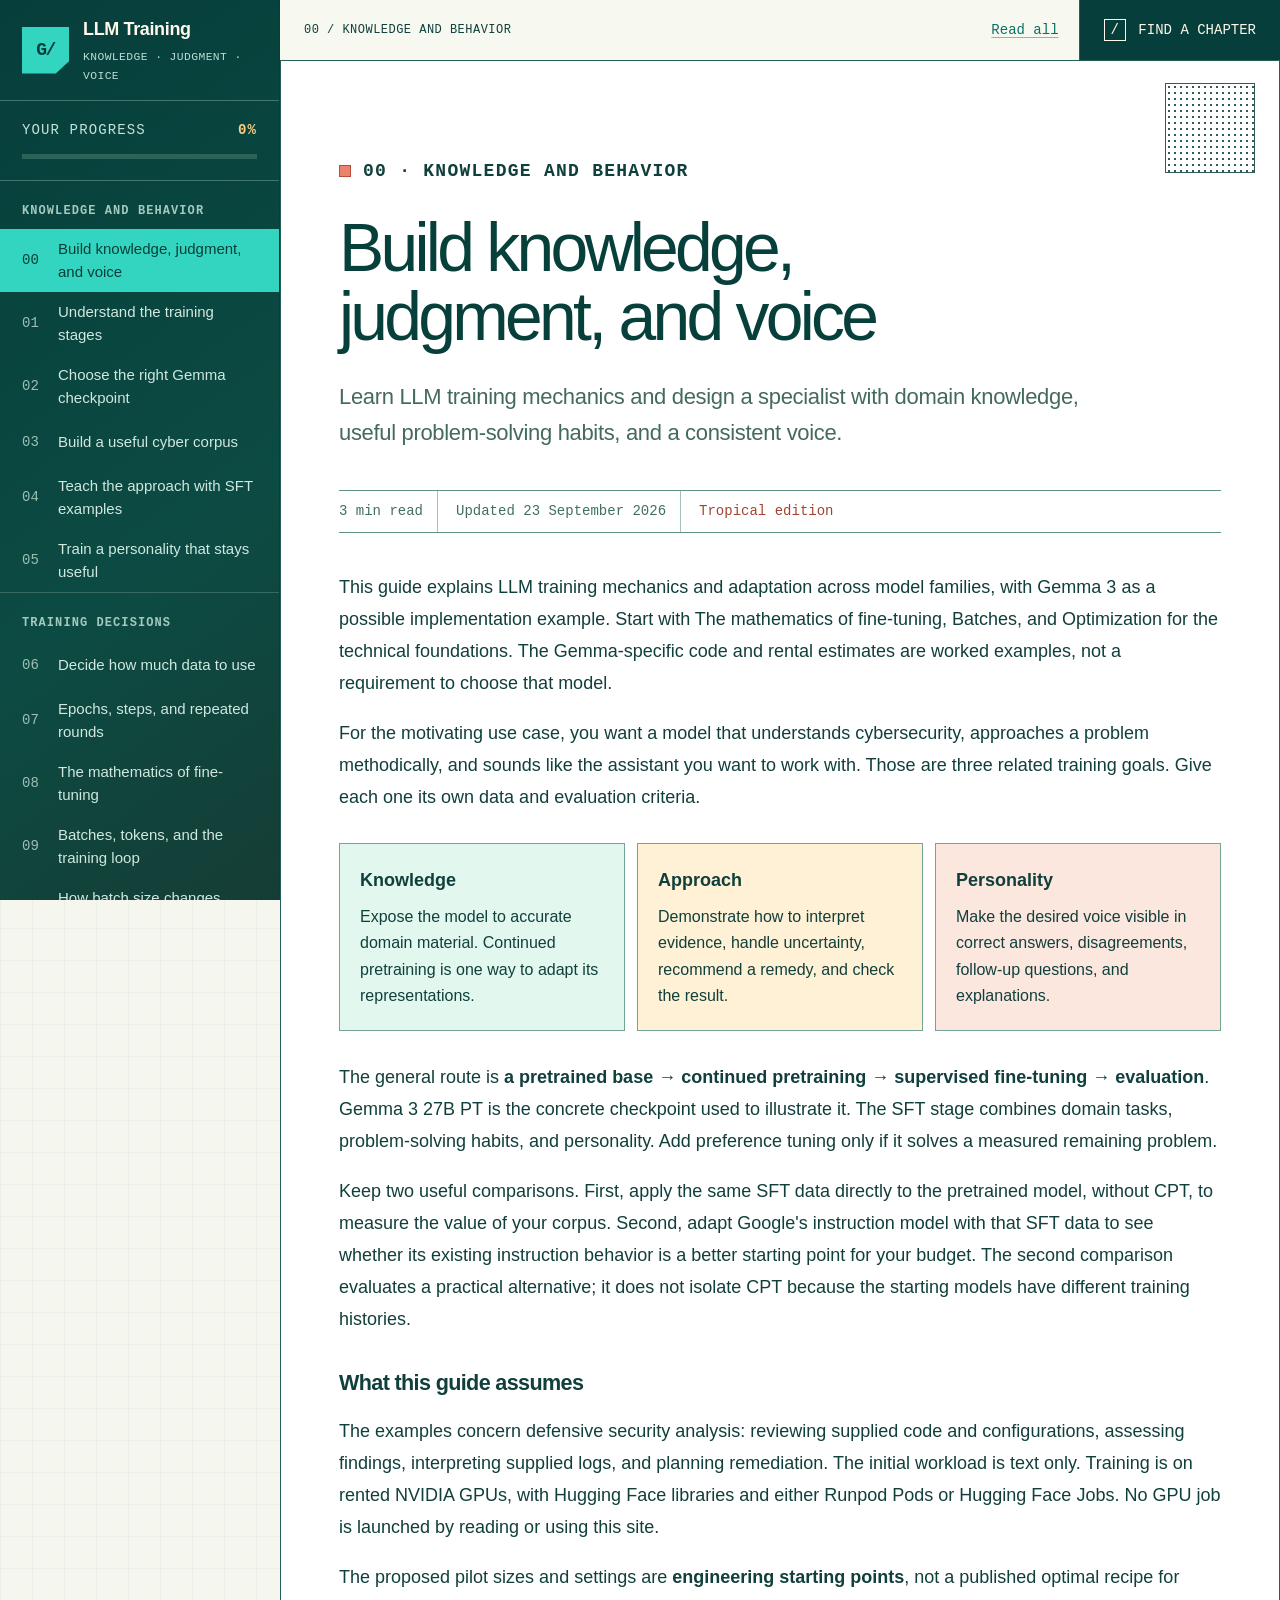
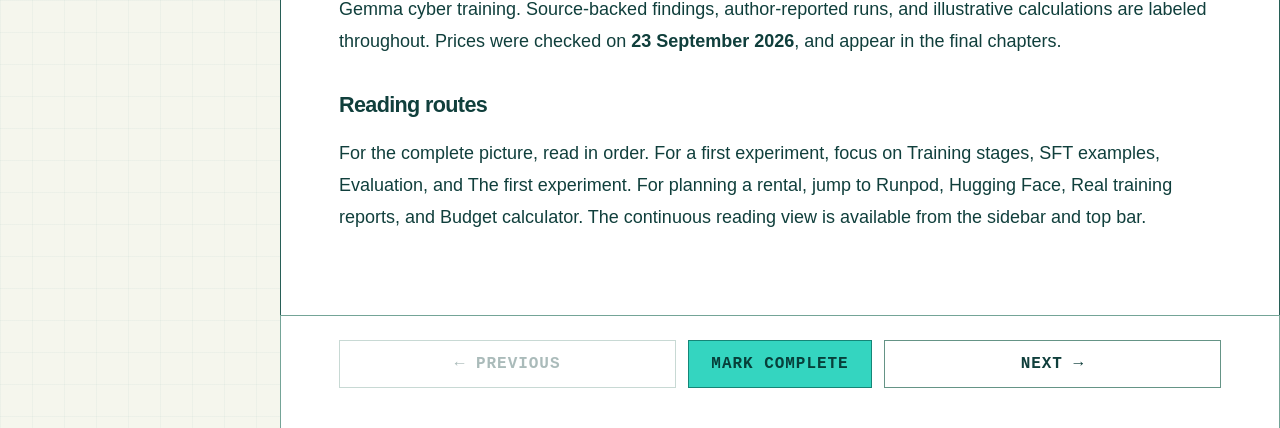
<file: gemma-cyber-training/index.html>
<!doctype html>
<html lang="en"><head><meta charset="utf-8"><meta name="viewport" content="width=device-width, initial-scale=1"><meta name="description" content="A model-independent LLM field guide, with Gemma 3 examples, covering continued pretraining, instruction tuning, personality, defensive security datasets, evaluation, rented GPUs, and costs."><meta name="theme-color" content="#34d5c0"><title>LLM Training Field Guide</title><link rel="stylesheet" href="./base.css"><link rel="stylesheet" href="./styles.css?v=1"><link rel="stylesheet" href="../layout.css"><link rel="stylesheet" href="./tropical.css?v=3"></head>
<body data-guide-id="gemma-cyber-training"><a class="skip-link" href="#lesson">Skip to lesson</a><div class="shell"><aside class="sidebar" id="sidebar"><a class="brand" href="#orientation"><span class="brand-mark">G/</span><span><strong>LLM Training</strong><small>KNOWLEDGE · JUDGMENT · VOICE</small></span></a><div class="progress-card"><div class="progress-copy"><span>Your progress</span><strong id="progress-label">0%</strong></div><div class="progress-track" aria-hidden="true"><i id="progress-bar"></i></div></div><nav id="course-nav" aria-label="Field guide chapters"></nav><div class="sidebar-links"><a href="./read-all.html">Read every chapter ↗</a><a href="../">← Field Guide Library</a></div><div class="sidebar-foot"><span class="status-dot"></span>BATCHES · CPT · SFT · RENTED GPUS</div></aside>
<main><header class="topbar"><button class="menu-button" id="menu-button" type="button" aria-label="Open guide navigation" aria-expanded="false">☰</button><div class="crumb" id="crumb">00 / Knowledge and behavior</div><div class="topbar-actions"><a class="read-all-link" href="./read-all.html">Read all</a><button class="key-hint" id="search-button" type="button"><kbd>/</kbd> Find a chapter</button></div></header><div class="lesson-stage"><a class="lesson-home-grid" href="../" aria-label="Return to Field Guide Library" title="Field Guide Library"></a><article id="lesson" tabindex="-1"><p class="eyebrow">00 · Knowledge and behavior</p><h1>Build knowledge, judgment, and voice</h1><p class="lede">Learn LLM training mechanics and design a specialist with domain knowledge, useful problem-solving habits, and a consistent voice.</p><div class="lesson-meta"><span>3 min read</span><span>Updated 23 September 2026</span><span class="edition-label">Tropical edition</span></div><p>This guide explains LLM training mechanics and adaptation across model families, with Gemma 3 as a possible implementation example. Start with The mathematics of fine-tuning, Batches, and Optimization for the technical foundations. The Gemma-specific code and rental estimates are worked examples, not a requirement to choose that model.</p>
<p>For the motivating use case, you want a model that understands cybersecurity, approaches a problem methodically, and sounds like the assistant you want to work with. Those are three related training goals. Give each one its own data and evaluation criteria.</p>
<ul class="flow"><li><strong>Knowledge</strong><small>Expose the model to accurate domain material. Continued pretraining is one way to adapt its representations.</small></li><li><strong>Approach</strong><small>Demonstrate how to interpret evidence, handle uncertainty, recommend a remedy, and check the result.</small></li><li><strong>Personality</strong><small>Make the desired voice visible in correct answers, disagreements, follow-up questions, and explanations.</small></li></ul>
<p>The general route is <strong>a pretrained base → continued pretraining → supervised fine-tuning → evaluation</strong>. Gemma 3 27B PT is the concrete checkpoint used to illustrate it. The SFT stage combines domain tasks, problem-solving habits, and personality. Add preference tuning only if it solves a measured remaining problem.</p>
<p>Keep two useful comparisons. First, apply the same SFT data directly to the pretrained model, without CPT, to measure the value of your corpus. Second, adapt Google&#39;s instruction model with that SFT data to see whether its existing instruction behavior is a better starting point for your budget. The second comparison evaluates a practical alternative; it does not isolate CPT because the starting models have different training histories.</p>
<h3>What this guide assumes</h3>
<p>The examples concern defensive security analysis: reviewing supplied code and configurations, assessing findings, interpreting supplied logs, and planning remediation. The initial workload is text only. Training is on rented NVIDIA GPUs, with Hugging Face libraries and either Runpod Pods or Hugging Face Jobs. No GPU job is launched by reading or using this site.</p>
<p>The proposed pilot sizes and settings are <strong>engineering starting points</strong>, not a published optimal recipe for Gemma cyber training. Source-backed findings, author-reported runs, and illustrative calculations are labeled throughout. Prices were checked on <strong>23 September 2026</strong>, and appear in the final chapters.</p>
<h3>Reading routes</h3>
<p>For the complete picture, read in order. For a first experiment, focus on Training stages, SFT examples, Evaluation, and The first experiment. For planning a rental, jump to Runpod, Hugging Face, Real training reports, and Budget calculator. The continuous reading view is available from the sidebar and top bar.</p></article></div><footer class="lesson-footer"><button id="previous" class="nav-button" type="button">← Previous</button><button id="complete" class="complete-button" type="button">Mark complete</button><button id="next" class="nav-button" type="button">Next →</button></footer><noscript><p class="noscript-note">Use <a href="./read-all.html">Read every chapter on one page</a> to read the guide without JavaScript.</p></noscript></main></div>
<dialog id="search-dialog" aria-labelledby="search-label"><div class="search-box"><button class="search-close" type="button" onclick="this.closest('dialog').close()">Close</button><label id="search-label" for="search-input">Find a chapter</label><input id="search-input" type="search" placeholder="Try batches, gradients, personality, CPT, or cost" autocomplete="off"><div id="search-results"></div><small>Arrow keys select · Enter opens · Escape closes</small></div></dialog>
<script type="application/json" id="guide-data">{"slug":"gemma-cyber-training","storageKey":"gemma-cyber-training-progress-v1","title":"LLM Training Field Guide"}</script><script type="application/json" id="course-data">[{"id":"orientation","group":"Knowledge and behavior","title":"Build knowledge, judgment, and voice","summary":"Learn LLM training mechanics and design a specialist with domain knowledge, useful problem-solving habits, and a consistent voice.","time":"3 min","level":"Knowledge and behavior","terms":"Build knowledge, judgment, and voice Learn LLM training mechanics and design a specialist with domain knowledge, useful problem-solving habits, and a consistent voice."},{"id":"training-map","group":"Knowledge and behavior","title":"Understand the training stages","summary":"Understand which training stage changes knowledge, behavior, or preferences.","time":"3 min","level":"Knowledge and behavior","terms":"Understand the training stages Understand which training stage changes knowledge, behavior, or preferences."},{"id":"gemma","group":"Knowledge and behavior","title":"Choose the right Gemma checkpoint","summary":"Choose the exact pretrained checkpoint and understand its practical constraints.","time":"3 min","level":"Knowledge and behavior","terms":"Choose the right Gemma checkpoint Choose the exact pretrained checkpoint and understand its practical constraints."},{"id":"cyber-corpus","group":"Knowledge and behavior","title":"Build a useful cyber corpus","summary":"Prepare a reliable corpus for defensive security knowledge.","time":"3 min","level":"Knowledge and behavior","terms":"Build a useful cyber corpus Prepare a reliable corpus for defensive security knowledge."},{"id":"sft-data","group":"Knowledge and behavior","title":"Teach the approach with SFT examples","summary":"Teach a repeatable approach through grounded tasks and checked answers.","time":"3 min","level":"Knowledge and behavior","terms":"Teach the approach with SFT examples Teach a repeatable approach through grounded tasks and checked answers."},{"id":"personality","group":"Knowledge and behavior","title":"Train a personality that stays useful","summary":"Make tone, judgment, and interaction style consistent without losing competence.","time":"8 min","level":"Knowledge and behavior","terms":"Train a personality that stays useful Make tone, judgment, and interaction style consistent without losing competence."},{"id":"data-scale","group":"Training decisions","title":"Decide how much data to use","summary":"Budget unique data, processed tokens, and instruction coverage.","time":"3 min","level":"Training decisions","terms":"Decide how much data to use Budget unique data, processed tokens, and instruction coverage."},{"id":"rounds","group":"Training decisions","title":"Epochs, steps, and repeated rounds","summary":"Understand epochs, steps, checkpoints, and repeated training.","time":"6 min","level":"Training decisions","terms":"Epochs, steps, and repeated rounds Understand epochs, steps, checkpoints, and repeated training."},{"id":"finetuning-foundations","group":"Training decisions","title":"The mathematics of fine-tuning","summary":"Connect the SFT objective, gradients, trainable parameters, overfitting, and capability retention.","time":"9 min","level":"Training decisions","terms":"The mathematics of fine-tuning Connect the SFT objective, gradients, trainable parameters, overfitting, and capability retention."},{"id":"batches","group":"Training decisions","title":"Batches, tokens, and the training loop","summary":"Understand batches, tokens, accumulation, loss weighting, packing, and update counts across LLMs.","time":"9 min","level":"Training decisions","terms":"Batches, tokens, and the training loop Understand batches, tokens, accumulation, loss weighting, packing, and update counts across LLMs."},{"id":"optimization","group":"Training decisions","title":"How batch size changes optimization","summary":"Understand gradient noise, optimizer dynamics, critical batch size, and controlled experiments.","time":"10 min","level":"Training decisions","terms":"How batch size changes optimization Understand gradient noise, optimizer dynamics, critical batch size, and controlled experiments."},{"id":"hyperparameters","group":"Training decisions","title":"Understand the main training controls","summary":"Connect the training controls to learning, memory, and stability.","time":"10 min","level":"Training decisions","terms":"Understand the main training controls Connect the training controls to learning, memory, and stability."},{"id":"adapters","group":"Training decisions","title":"Choose full tuning, LoRA, or QLoRA","summary":"Compare full tuning, LoRA, and QLoRA for a 27B model.","time":"3 min","level":"Training decisions","terms":"Choose full tuning, LoRA, or QLoRA Compare full tuning, LoRA, and QLoRA for a 27B model."},{"id":"evaluation","group":"Training decisions","title":"Evaluate the model you actually want","summary":"Measure domain skill, general ability, behavior, and practical reliability.","time":"3 min","level":"Training decisions","terms":"Evaluate the model you actually want Measure domain skill, general ability, behavior, and practical reliability."},{"id":"recipe","group":"Rented GPU practice","title":"Run the first experiment","summary":"Run a staged experiment and use the results to decide what to scale.","time":"3 min","level":"Rented GPU practice","terms":"Run the first experiment Run a staged experiment and use the results to decide what to scale."},{"id":"training-script","group":"Rented GPU practice","title":"Build the training script","summary":"Build, configure, validate, resume, and export a text-only Gemma QLoRA training project.","time":"11 min","level":"Rented GPU practice","terms":"Build the training script Build, configure, validate, resume, and export a text-only Gemma QLoRA training project."},{"id":"runpod","group":"Rented GPU practice","title":"Use Runpod for rented GPU training","summary":"Plan storage, GPU rental, training, and checkpoints on Runpod.","time":"3 min","level":"Rented GPU practice","terms":"Use Runpod for rented GPU training Plan storage, GPU rental, training, and checkpoints on Runpod."},{"id":"hugging-face","group":"Rented GPU practice","title":"Use Hugging Face tools and Jobs","summary":"Use the Hugging Face tools and Jobs workflow for training.","time":"3 min","level":"Rented GPU practice","terms":"Use Hugging Face tools and Jobs Use the Hugging Face tools and Jobs workflow for training."},{"id":"export","group":"Rented GPU practice","title":"Export and keep the training lineage","summary":"Preserve the model lineage and publish a usable training artifact.","time":"3 min","level":"Rented GPU practice","terms":"Export and keep the training lineage Preserve the model lineage and publish a usable training artifact."},{"id":"field-reports","group":"Reference and cost","title":"What other Gemma trainers reported","summary":"Read published Gemma 3 training reports with their evidence and limitations.","time":"4 min","level":"Reference and cost","terms":"What other Gemma trainers reported Read published Gemma 3 training reports with their evidence and limitations."},{"id":"sources","group":"Reference and cost","title":"Sources and evidence notes","summary":"Primary references for the model, training methods, and practical workflows.","time":"3 min","level":"Reference and cost","terms":"Sources and evidence notes Primary references for the model, training methods, and practical workflows."},{"id":"prices","group":"Reference and cost","title":"Current rental prices","summary":"Compare published rental prices with the assumptions attached.","time":"3 min","level":"Reference and cost","terms":"Current rental prices Compare published rental prices with the assumptions attached."},{"id":"budget","group":"Reference and cost","title":"Build your experiment budget","summary":"Turn a measured token rate into an experiment budget.","time":"3 min","level":"Reference and cost","terms":"Build your experiment budget Turn a measured token rate into an experiment budget."}]</script><template id="lesson-orientation"><p class="eyebrow">00 · Knowledge and behavior</p><h1>Build knowledge, judgment, and voice</h1><p class="lede">Learn LLM training mechanics and design a specialist with domain knowledge, useful problem-solving habits, and a consistent voice.</p><div class="lesson-meta"><span>3 min read</span><span>Updated 23 September 2026</span><span class="edition-label">Tropical edition</span></div><p>This guide explains LLM training mechanics and adaptation across model families, with Gemma 3 as a possible implementation example. Start with The mathematics of fine-tuning, Batches, and Optimization for the technical foundations. The Gemma-specific code and rental estimates are worked examples, not a requirement to choose that model.</p>
<p>For the motivating use case, you want a model that understands cybersecurity, approaches a problem methodically, and sounds like the assistant you want to work with. Those are three related training goals. Give each one its own data and evaluation criteria.</p>
<ul class="flow"><li><strong>Knowledge</strong><small>Expose the model to accurate domain material. Continued pretraining is one way to adapt its representations.</small></li><li><strong>Approach</strong><small>Demonstrate how to interpret evidence, handle uncertainty, recommend a remedy, and check the result.</small></li><li><strong>Personality</strong><small>Make the desired voice visible in correct answers, disagreements, follow-up questions, and explanations.</small></li></ul>
<p>The general route is <strong>a pretrained base → continued pretraining → supervised fine-tuning → evaluation</strong>. Gemma 3 27B PT is the concrete checkpoint used to illustrate it. The SFT stage combines domain tasks, problem-solving habits, and personality. Add preference tuning only if it solves a measured remaining problem.</p>
<p>Keep two useful comparisons. First, apply the same SFT data directly to the pretrained model, without CPT, to measure the value of your corpus. Second, adapt Google&#39;s instruction model with that SFT data to see whether its existing instruction behavior is a better starting point for your budget. The second comparison evaluates a practical alternative; it does not isolate CPT because the starting models have different training histories.</p>
<h3>What this guide assumes</h3>
<p>The examples concern defensive security analysis: reviewing supplied code and configurations, assessing findings, interpreting supplied logs, and planning remediation. The initial workload is text only. Training is on rented NVIDIA GPUs, with Hugging Face libraries and either Runpod Pods or Hugging Face Jobs. No GPU job is launched by reading or using this site.</p>
<p>The proposed pilot sizes and settings are <strong>engineering starting points</strong>, not a published optimal recipe for Gemma cyber training. Source-backed findings, author-reported runs, and illustrative calculations are labeled throughout. Prices were checked on <strong>23 September 2026</strong>, and appear in the final chapters.</p>
<h3>Reading routes</h3>
<p>For the complete picture, read in order. For a first experiment, focus on Training stages, SFT examples, Evaluation, and The first experiment. For planning a rental, jump to Runpod, Hugging Face, Real training reports, and Budget calculator. The continuous reading view is available from the sidebar and top bar.</p></template>
<template id="lesson-training-map"><p class="eyebrow">01 · Knowledge and behavior</p><h1>Understand the training stages</h1><p class="lede">Understand which training stage changes knowledge, behavior, or preferences.</p><div class="lesson-meta"><span>3 min read</span><span>Updated 23 September 2026</span><span class="edition-label">Tropical edition</span></div><p><strong>Pretraining</strong> usually learns next-token prediction over a large corpus. <strong>Continued pretraining</strong>, abbreviated CPT here, resumes that objective from an existing checkpoint. When the new corpus emphasizes a domain, it is also called domain-adaptive pretraining, or DAPT. <strong>SFT</strong> means supervised fine-tuning: learning the desired answer given a prompt or conversation.</p>
<p>“SPT” is not an unambiguous name for the instruction stage. Some authors use it for supervised pretraining or other methods. Check the expanded term, objective, and data format. Even CPT is overloaded in library names; this guide always means continued pretraining when it uses that abbreviation.</p>
<div class="table-scroll"><div class="table-wrap"><table><thead><tr><th style="text-align:left">Stage</th><th style="text-align:left">Example training material</th><th style="text-align:left">Main purpose</th><th style="text-align:left">What it does not establish by itself</th></tr></thead><tbody><tr><td style="text-align:left">CPT</td><td style="text-align:left">Clean security documentation and technical explanations</td><td style="text-align:left">Adapt language-model predictions to the domain</td><td style="text-align:left">Reliable instruction following or current factual recall</td></tr><tr><td style="text-align:left">SFT</td><td style="text-align:left">A supplied configuration, a question, and a checked assessment</td><td style="text-align:left">Demonstrate task behavior and communication</td><td style="text-align:left">Correctness on situations absent from evaluation</td></tr><tr><td style="text-align:left">DPO</td><td style="text-align:left">One prompt with preferred and rejected responses</td><td style="text-align:left">Adjust relative response preferences</td><td style="text-align:left">A substitute for accurate supervision</td></tr><tr><td style="text-align:left">Retrieval at inference</td><td style="text-align:left">Current advisories or internal documents supplied as context</td><td style="text-align:left">Give the answer fresh, attributable evidence</td><td style="text-align:left">Permanent learning in the weights</td></tr></tbody></table></div></div>
<p>CPT and SFT both update model behavior. The distinction is not a physical separation between “knowledge weights” and “personality weights.” It is a difference in training signal. SFT can introduce facts; CPT can influence tone. Evaluate all three goals after either stage.</p>
<p>Domain-adaptive pretraining has improved downstream performance in research, but results depend on model, corpus, and task. The original <em>Don&#39;t Stop Pretraining</em> study involved earlier language models and classification tasks; it is evidence for the approach, not a Gemma 27B cost or quality guarantee. <a href="https://aclanthology.org/2020.acl-main.740/" target="_blank" rel="noopener noreferrer">Gururangan et al., 2020</a></p>
<h3>CPT versus a current reference library</h3>
<p>Train durable concepts: trust boundaries, authentication versus authorization, log interpretation, secure design, and careful analysis. Keep rapidly changing facts such as affected versions and newly published advisories available through a dated reference library. A model&#39;s fluent recollection is not a dependable replacement for checking the current vendor notice.</p>
<h3>Optional preference tuning</h3>
<p>DPO learns from a preferred answer and a rejected answer for the same prompt, without a separate learned reward model. It is useful when both answers are plausible but one better follows your evidence or communication standard. Start with successful SFT before spending on this extra stage. <a href="https://huggingface.co/docs/trl/dpo_trainer" target="_blank" rel="noopener noreferrer">TRL DPO documentation</a></p></template>
<template id="lesson-gemma"><p class="eyebrow">02 · Knowledge and behavior</p><h1>Choose the right Gemma checkpoint</h1><p class="lede">Choose the exact pretrained checkpoint and understand its practical constraints.</p><div class="lesson-meta"><span>3 min read</span><span>Updated 23 September 2026</span><span class="edition-label">Tropical edition</span></div><p>Use <strong><code>google/gemma-3-27b-pt</code></strong> for your requested pretrained starting point. The <strong><code>google/gemma-3-27b-it</code></strong> checkpoint already has Google&#39;s instruction tuning. Both belong to the Gemma 3 family; the 27B model accepts text and images and supports a 128K context window. Hugging Face access requires accepting the Gemma conditions. <a href="https://huggingface.co/google/gemma-3-27b-pt" target="_blank" rel="noopener noreferrer">Official PT model card</a></p>
<div class="table-scroll"><div class="table-wrap"><table><thead><tr><th style="text-align:left">Starting point</th><th style="text-align:left">Why choose it?</th><th style="text-align:left">Additional work</th></tr></thead><tbody><tr><td style="text-align:left">27B PT</td><td style="text-align:left">You want a controlled domain-adaptation and post-training sequence</td><td style="text-align:left">Your SFT must supply adequate general instruction behavior as well as specialist tasks</td></tr><tr><td style="text-align:left">27B IT</td><td style="text-align:left">You want to build on an existing assistant</td><td style="text-align:left">Check that adaptation preserves its useful behavior</td></tr><tr><td style="text-align:left">A smaller Gemma 3 model</td><td style="text-align:left">You want to debug data and the training pipeline cheaply</td><td style="text-align:left">Re-measure memory, throughput, and quality on 27B before budgeting production training</td></tr></tbody></table></div></div>
<p>A few thousand narrow examples can shape an existing assistant. They are a much thinner substitute for the broad post-training that created Google&#39;s IT model. The Gemma 3 technical report describes a substantial post-training recipe including distillation and reinforcement learning. A small custom SFT run should not be expected to reproduce it. <a href="https://arxiv.org/abs/2503.19786" target="_blank" rel="noopener noreferrer">Gemma 3 technical report</a></p>
<h3>The multimodal detail matters</h3>
<p>Gemma 3 27B is not interchangeable with every text-only causal language model in a generic tutorial. Use a trainer that explicitly supports its architecture. Keep the vision components frozen for a text-only experiment and inspect exactly which language modules receive adapters. An unqualified “all linear layers” target can match more than you intended.</p>
<p>The Transformers documentation exposes both conditional-generation and text-model classes. Loading or extracting the text model requires matching the checkpoint layout and configuration; changing a class name in an unrelated script is not enough. <a href="https://huggingface.co/docs/transformers/model_doc/gemma3" target="_blank" rel="noopener noreferrer">Transformers Gemma 3 documentation</a></p>
<h3>Context and formatting</h3>
<p>Start around 2,048–4,096 tokens if your examples fit. The advertised 128K capacity does not make training at 128K affordable. Long sequences increase activation memory and compute, and a short-context fine-tune does not verify retained long-context quality.</p>
<p>For SFT, use a consistent chat template and save it with the final model. Gemma&#39;s native dialogue uses user and model turns. A library may accept an <code>assistant</code> role in a messages record and translate it into the native model turn. Handle system instructions through the actual template; do not invent a raw system turn. <a href="https://ai.google.dev/gemma/docs/core/prompt-structure" target="_blank" rel="noopener noreferrer">Google&#39;s formatting guide</a></p></template>
<template id="lesson-cyber-corpus"><p class="eyebrow">03 · Knowledge and behavior</p><h1>Build a useful cyber corpus</h1><p class="lede">Prepare a reliable corpus for defensive security knowledge.</p><div class="lesson-meta"><span>3 min read</span><span>Updated 23 September 2026</span><span class="edition-label">Tropical edition</span></div><p>Begin with a coverage map. Decide which questions your model must handle: secure application design, authentication and authorization, cloud configuration, defensive incident analysis, vulnerability prioritization, or remediation review. “Cybersecurity” is too broad to treat as one uniform dataset.</p>
<div class="table-scroll"><div class="table-wrap"><table><thead><tr><th style="text-align:left">Material</th><th style="text-align:left">Useful training purpose</th><th style="text-align:left">Preparation</th></tr></thead><tbody><tr><td style="text-align:left">Official product security documentation</td><td style="text-align:left">Correct platform terminology and configuration meaning</td><td style="text-align:left">Preserve product, version, date, and section context</td></tr><tr><td style="text-align:left">Secure development standards</td><td style="text-align:left">Requirements, design principles, and review criteria</td><td style="text-align:left">Keep identifiers attached to their explanations</td></tr><tr><td style="text-align:left">Reviewed incident reports</td><td style="text-align:left">Evidence, uncertainty, response decisions, and lessons</td><td style="text-align:left">Remove sensitive operational and personal data</td></tr><tr><td style="text-align:left">Remediation notes and patch explanations</td><td style="text-align:left">Why a change addresses a failure mode</td><td style="text-align:left">Retain assumptions and verification results</td></tr><tr><td style="text-align:left">General technical prose and code explanations</td><td style="text-align:left">Maintain broader language and technical competence</td><td style="text-align:left">Match quality and licensing to the specialist corpus</td></tr></tbody></table></div></div>
<p>NIST SP 800-61 Rev. 3 provides current incident-response risk-management framing. OWASP ASVS supplies application security verification requirements. These are useful reference starting points, but publication on the web does not itself establish permission to redistribute an entire corpus. <a href="https://csrc.nist.gov/pubs/sp/800/61/r3/final" target="_blank" rel="noopener noreferrer">NIST SP 800-61r3</a>, <a href="https://owasp.org/www-project-application-security-verification-standard/" target="_blank" rel="noopener noreferrer">OWASP ASVS</a></p>
<h3>Prepare documents before counting tokens</h3>
<p>Extract readable text. Remove navigation menus, repeated footers, duplicate pages, broken OCR, and low-information boilerplate. Retain code indentation and the relationship between headings and their content. A million tokens of navigation links is a million tokens of training expense with little useful supervision.</p>
<p>Store provenance separately from the training text: source URL, retrieval date, version, license or permission, document ID, quality review, and split assignment. Keep immutable raw and cleaned copies so a later mistake can be traced to its source.</p>
<p>Split by <strong>document, repository, incident, or source family before chunking</strong>. Otherwise different excerpts of the same incident can end up in training and evaluation. Remove near duplicates across splits, including paraphrased synthetic derivatives.</p>
<h3>A starting mixture to test</h3>
<p>An illustrative CPT pilot might allocate <strong>80% domain text and 20% broad technical/general text by tokens</strong>. That is a tunable experiment, not a universal preservation ratio. Evaluate whether the replay material helps your model retain useful skills. Continual-pretraining research supports examining replay and learning-rate schedules, but its results do not establish this particular mixture for Gemma. <a href="https://arxiv.org/abs/2403.08763" target="_blank" rel="noopener noreferrer">Simple and Scalable Strategies to Continually Pre-train LLMs</a></p>
<p>Do not keep feeding raw documents merely because domain loss falls. The final test is whether the subsequently instruction-tuned model handles unseen domain tasks better.</p></template>
<template id="lesson-sft-data"><p class="eyebrow">04 · Knowledge and behavior</p><h1>Teach the approach with SFT examples</h1><p class="lede">Teach a repeatable approach through grounded tasks and checked answers.</p><div class="lesson-meta"><span>3 min read</span><span>Updated 23 September 2026</span><span class="edition-label">Tropical edition</span></div><p>CPT gives domain exposure. SFT shows how to use it when someone brings a problem. Construct examples in which the assistant distinguishes supplied evidence from assumptions, explains a defensible assessment, and recommends a concrete next step.</p>
<div class="table-scroll"><div class="table-wrap"><table><thead><tr><th style="text-align:left">Task family</th><th style="text-align:left">Input</th><th style="text-align:left">Desired response behavior</th></tr></thead><tbody><tr><td style="text-align:left">Finding triage</td><td style="text-align:left">A finding plus the relevant context</td><td style="text-align:left">Decide what the evidence supports and what is still missing</td></tr><tr><td style="text-align:left">Secure code review</td><td style="text-align:left">A supplied code excerpt and requirements</td><td style="text-align:left">Explain the concern and a safer implementation or design</td></tr><tr><td style="text-align:left">Configuration assessment</td><td style="text-align:left">Relevant settings and intended behavior</td><td style="text-align:left">Connect a setting to its consequence and remediation</td></tr><tr><td style="text-align:left">Incident interpretation</td><td style="text-align:left">Sanitized logs and a timeline</td><td style="text-align:left">Distinguish an observation, a hypothesis, and a confirmed event</td></tr><tr><td style="text-align:left">Fix review</td><td style="text-align:left">A proposed remediation and checks</td><td style="text-align:left">Assess whether the change addresses the cause and how to verify it</td></tr></tbody></table></div></div>
<h3>A small worked example</h3>
<p>This fictional record teaches analysis without making a premature claim about compromise:</p>
<pre><code class="language-json">{
  &quot;messages&quot;: [
    {
      &quot;role&quot;: &quot;user&quot;,
      &quot;content&quot;: &quot;Our supplied log summary shows 80 failed sign-ins followed by one successful sign-in. Does this prove the account was compromised?&quot;
    },
    {
      &quot;role&quot;: &quot;assistant&quot;,
      &quot;content&quot;: &quot;It is suspicious, but this summary alone does not prove compromise. The successful sign-in could be related to the failures or could be the legitimate user. Check the account, timestamps, authentication result details, MFA event, and subsequent session activity in the available records. If the activity is unauthorized, follow the account-containment procedure and preserve the relevant logs. The assessment should state which evidence confirmed or ruled out that explanation.&quot;
    }
  ]
}</code></pre>
<p>This is a readable JSON record. A JSONL dataset stores each complete record on one line. Keep the source metadata outside the messages unless the model needs it as answer context.</p>
<h3>Teach explanations that can be checked</h3>
<p>Provide concise rationales grounded in the input: which observation mattered, what inference is justified, and what would change the conclusion. Long generated reasoning is not automatically accurate supervision. Have a reviewer check the answer&#39;s claims and the proposed verification, not just its confident tone.</p>
<p>Include ordinary cases, ambiguous cases, false alarms, incomplete evidence, corrected assumptions, and multi-turn follow-ups. If every example ends with a severe finding, you teach the model to find one everywhere. If every answer uses five headings, you teach a formatting habit that may overwhelm simple questions.</p>
<p>For a first 5,000-example pilot, an <strong>illustrative allocation by examples</strong> is 3,000 task cases, 1,000 ambiguity/correction cases, and 1,000 broad instruction or conversation cases. Embed the desired voice across all groups. Broader base-to-instruct training may need considerably more instruction diversity.</p>
<h3>Avoid an invisible loss-mask mistake</h3>
<p>Conversation SFT commonly supervises assistant responses. TRL&#39;s <code>assistant_only_loss</code> needs a compatible chat template with generation markers; inspect the actual mask instead of assuming the flag works with every Gemma template. Check that answers survive truncation and that appropriate end-of-turn tokens are learned. <a href="https://huggingface.co/docs/trl/sft_trainer" target="_blank" rel="noopener noreferrer">TRL SFTTrainer</a></p></template>
<template id="lesson-personality"><p class="eyebrow">05 · Knowledge and behavior</p><h1>Train a personality that stays useful</h1><p class="lede">Make tone, judgment, and interaction style consistent without losing competence.</p><div class="lesson-meta"><span>8 min read</span><span>Updated 23 September 2026</span><span class="edition-label">Tropical edition</span></div><p>A trainable personality is a collection of observable habits. Define what it looks like when the assistant explains a concept, disagrees, admits uncertainty, asks for missing evidence, and helps someone recover from a mistake.</p>
<p>Here is an editable example specification for a calm, direct technical assistant.</p>
<div class="table-scroll"><div class="table-wrap"><table><thead><tr><th style="text-align:left">Trait</th><th style="text-align:left">Show it in the data</th><th style="text-align:left">Watch for this failure</th></tr></thead><tbody><tr><td style="text-align:left">Direct</td><td style="text-align:left">Lead with the assessment or answer</td><td style="text-align:left">Overstating certainty to sound decisive</td></tr><tr><td style="text-align:left">Curious</td><td style="text-align:left">Ask a relevant question when evidence is missing</td><td style="text-align:left">Asking unnecessary questions in every response</td></tr><tr><td style="text-align:left">Calm</td><td style="text-align:left">Describe risk proportionately</td><td style="text-align:left">Downplaying a serious, well-supported issue</td></tr><tr><td style="text-align:left">Warm</td><td style="text-align:left">Acknowledge the person&#39;s situation naturally</td><td style="text-align:left">Repetitive praise or catchphrases</td></tr><tr><td style="text-align:left">Skeptical</td><td style="text-align:left">Correct a mistaken premise courteously</td><td style="text-align:left">Habitual disagreement without evidence</td></tr><tr><td style="text-align:left">Practical</td><td style="text-align:left">Explain the remedy and its verification</td><td style="text-align:left">Inventing actions or results that never occurred</td></tr></tbody></table></div></div>
<h3>Demonstrate the voice while doing the task</h3>
<p>Start from a technically correct answer. Rewrite it in the desired voice while preserving the facts, uncertainty, recommendation, and conclusion. Review the pair. If the “confident” rewrite silently converts a possibility into a certainty, reject it.</p>
<p>For a default personality, include examples where the assistant expresses the voice without a repeated persona instruction. For switchable personalities, use consistent conditioning or separate tested adapters. A persona used only in training prompts can become a dependency: the behavior may weaken when that prompt disappears at inference.</p>
<h3>Can personality change without changing knowledge?</h3>
<p>It can change while many capabilities remain useful, but there is no guarantee of a clean separation. LoRA freezes the original parameters and adds an update; the active model&#39;s outputs still change. Disabling an unmerged adapter restores the base behavior, whereas keeping it active may alter factual recall, judgment, or instruction following.</p>
<p>Research comparing LoRA and full tuning found preservation/learning tradeoffs on mathematics and programming tasks. That supports measuring both adaptation and retained ability, not assuming frozen weights imply unchanged knowledge. <a href="https://arxiv.org/abs/2405.09673" target="_blank" rel="noopener noreferrer">LoRA Learns Less and Forgets Less</a></p>
<h3>Separate personality pass or one SFT mixture?</h3>
<p>Start with one SFT mixture that demonstrates the desired style during the actual domain tasks. A later personality-only pass is another intervention and can weaken the earlier task behavior. Use it when your evaluation shows the domain work is good but the voice remains inconsistent; retain task examples during that pass and compare checkpoints.</p>
<p>For preference data, compare answers of similar factual quality. Reward the version that handles uncertainty or communication better. If every preferred response is longer, you may mostly teach verbosity. See Real training reports for Gemma-specific personality and writing-style experiments.</p>
<h3>A separate route: change only the personality</h3>
<p>If you already like the model&#39;s knowledge and task performance, use <strong>an instruction-tuned model → personality SFT with LoRA or QLoRA → capability checks</strong> (Gemma 3 27B IT is one example). CPT is unnecessary for this objective. You are supplying demonstrations of a different interaction style, rather than intentionally adding a new domain corpus. The resulting behavior can still affect correctness, so preservation must be measured.</p>
<div class="table-scroll"><div class="table-wrap"><table><thead><tr><th style="text-align:left">Your desired outcome</th><th style="text-align:left">Appropriate first experiment</th><th style="text-align:left">Why</th></tr></thead><tbody><tr><td style="text-align:left">A different default voice on familiar tasks</td><td style="text-align:left">Small personality SFT adapter on IT</td><td style="text-align:left">Existing instruction behavior gives the voice something useful to attach to</td></tr><tr><td style="text-align:left">Several selectable voices</td><td style="text-align:left">Independently train each adapter against the same exact base</td><td style="text-align:left">Each variant can be evaluated and enabled separately</td></tr><tr><td style="text-align:left">Same voice, better cyber knowledge and approach</td><td style="text-align:left">Domain training route in this guide</td><td style="text-align:left">The missing ingredient is specialist supervision</td></tr><tr><td style="text-align:left">Good answers but a repeated unwanted style habit</td><td style="text-align:left">Targeted SFT corrections; consider preference tuning afterward</td><td style="text-align:left">Narrow examples can focus on the observed habit</td></tr><tr><td style="text-align:left">A persona that only appears when requested</td><td style="text-align:left">Include the persona condition consistently in training and inference</td><td style="text-align:left">The condition is part of the behavior you are teaching</td></tr></tbody></table></div></div>
<p>Keep a prompt-only version as an inexpensive baseline. This does not replace your goal of training the personality; it reveals whether the training actually improves consistency, shortens the required prompt, or helps across longer conversations.</p>
<h3>Step 1: write a behavior specification</h3>
<p>Choose a few observable traits. “A witty, warm expert” is too vague to label reliably. A more useful specification says: answer directly; use everyday phrasing; challenge false premises gently; give short explanations unless detail is requested; use humor sparingly; preserve uncertainty. Include the situations in which a trait should recede. Humor that helps a casual explanation may be inappropriate during an urgent incident.</p>
<p>Avoid teaching an invented biography unless you actually need a fictional character. Voice can be distinctive without claims of personal experiences, credentials, or actions the model never took. Define the desired length separately from the desired warmth: they are different properties.</p>
<h3>Step 2: make examples across ordinary tasks</h3>
<p>For a first pilot, <strong>1,000–5,000 reviewed examples</strong> is a reasonable experimental budget, not a guaranteed requirement. Sample the tasks you want the model to keep doing: technical explanations, everyday questions, summaries, editing, structured answers, disagreement, and follow-up conversations. Include easy and difficult prompts and requests for both brief and detailed answers.</p>
<p>Make the target response factually sound before editing its voice. You can start with checked existing answers and rewrite them, or write original examples. A teacher model can draft the rewrites, but review a representative sample and all high-impact or technically subtle answers. If the teacher inserts new claims, they become part of the training signal.</p>
<p>For example, both versions below should express the same conclusion:</p>
<div class="table-scroll"><div class="table-wrap"><table><thead><tr><th style="text-align:left">Prompt</th><th style="text-align:left">Technically correct neutral answer</th><th style="text-align:left">Example target voice</th></tr></thead><tbody><tr><td style="text-align:left">Does a failed sign-in prove someone got into the account?</td><td style="text-align:left">No. A failed sign-in establishes that the attempt failed. Additional evidence is needed to assess account access.</td><td style="text-align:left">No—the log says that attempt failed. To decide whether anyone got in, we need evidence of a successful session or other account activity.</td></tr><tr><td style="text-align:left">I changed two settings and now it works. Which one fixed it?</td><td style="text-align:left">The result does not identify which change caused the improvement. Test the changes independently if feasible.</td><td style="text-align:left">We know the combination worked, but we do not yet know which setting mattered. Try each change separately in a controlled test, if you can.</td></tr></tbody></table></div></div>
<p>The style target is the manner of explanation, not extra confidence. Avoid using thousands of near-identical catchphrases. Include responses that disagree, correct earlier mistakes, say they lack enough evidence, and obey exact formats where personality should not add extra prose.</p>
<h3>Step 3: train a modest adapter first</h3>
<p>An illustrative <strong>personality-only pilot</strong> uses QLoRA on 27B IT, rank 16, learning rate <code>5e-5</code>, one epoch, microbatch 1, accumulation 16, and a sequence length chosen to fit most of the conversations—often 2,048 or 4,096 tokens for an economical experiment. Use roughly 3% warmup and save intermediate checkpoints. These are proposed starting settings, not a validated personality recipe for every dataset.</p>
<p>Change one setting in response to the results. If the voice barely changes while task quality holds, compare <code>1e-4</code> at the same rank and token budget. If the first epoch clearly helps and held-out quality keeps improving, compare a second epoch. If both training and validation remain weak after fixing the data and rate, rank 32 is another capacity experiment. Do not increase all three at once.</p>
<p>For a small personality project, full-weight tuning is usually a larger and more expensive intervention than you need to try first. Adapter size is also convenient for switching and rollback. QLoRA saves base-weight memory, but the computation through the model remains substantial.</p>
<h3>Step 4: test the personality without announcing it</h3>
<p>If you want the personality to be the default, test prompts without a persona instruction. Include at least some unseen topics and multi-turn conversations. Compare three versions: untouched IT, IT with your persona prompt, and IT with the trained adapter. Keep generation settings and task inputs matched.</p>
<p>Score voice separately from factual correctness and instruction compliance. Check whether concise answers became evasive, confidence became fabrication, friendliness became agreement with false statements, or skepticism became reflexive contradiction. Also test JSON-only and other exact-format prompts: style must yield to the requested output format.</p>
<h3>Step 5: keep or refine the result</h3>
<p>Keep the smallest intervention that achieves the desired voice with acceptable retained performance. If a particular habit persists, add examples of that situation. If the voice is strong but useful skills decline, compare an earlier checkpoint, lower learning rate, fewer exposures, or a broader task mixture. Optional DPO can address a consistent preference that remains after SFT; it adds data and evaluation work, so it is not an automatic next step.</p>
<p>Save the personality adapter independently with its exact base revision. If you later want the same voice on your cyber-adapted model, test it carefully: an adapter trained on untouched IT was not trained against your new CPT/SFT checkpoint. Training a new voice adapter against the selected specialist checkpoint, or including the voice directly in specialist SFT, produces a clearer lineage.</p></template>
<template id="lesson-data-scale"><p class="eyebrow">06 · Training decisions</p><h1>Decide how much data to use</h1><p class="lede">Budget unique data, processed tokens, and instruction coverage.</p><div class="lesson-meta"><span>3 min read</span><span>Updated 23 September 2026</span><span class="edition-label">Tropical edition</span></div><p>Count tokens with the <strong>actual Gemma tokenizer</strong> after cleaning and formatting. Pages, PDF size, and gigabytes are poor training-budget units. Code, tables, identifiers, and multilingual text can tokenize very differently from ordinary English.</p>
<div class="table-scroll"><div class="table-wrap"><table><thead><tr><th style="text-align:left">Experiment</th><th style="text-align:left">Suggested initial scale</th><th style="text-align:left">Meaning</th></tr></thead><tbody><tr><td style="text-align:left">Pipeline smoke test</td><td style="text-align:left">A few hundred records or a short fixed step budget</td><td style="text-align:left">Check loading, masks, checkpoints, and loss behavior</td></tr><tr><td style="text-align:left">CPT pilot</td><td style="text-align:left">10–100 million unique cleaned tokens</td><td style="text-align:left">Test whether this corpus helps; not a threshold for expertise</td></tr><tr><td style="text-align:left">Focused SFT pilot</td><td style="text-align:left">1,000–5,000 reviewed examples</td><td style="text-align:left">Find data and behavior problems early</td></tr><tr><td style="text-align:left">Expanded SFT</td><td style="text-align:left">10,000–50,000 diverse examples if justified</td><td style="text-align:left">Cover missing tasks, environments, and dialogue situations</td></tr><tr><td style="text-align:left">Larger CPT</td><td style="text-align:left">Hundreds of millions or billions of tokens</td><td style="text-align:left">Consider only after useful gains and a measured cost model</td></tr></tbody></table></div></div>
<p>These are planning ranges for your experiments. They are not claims about the minimum data needed to create a general assistant from Gemma PT. The narrow pilot is especially useful when comparing against an already instruction-tuned model.</p>
<p>LIMA demonstrated strong instruction adaptation using 1,000 carefully curated examples on a different model. It supports investing in quality and coverage, but it does not establish that 1,000 examples will teach a broad cyber specialty or recreate Gemma&#39;s post-training. <a href="https://arxiv.org/abs/2305.11206" target="_blank" rel="noopener noreferrer">LIMA</a></p>
<h3>Unique tokens and tokens seen are different</h3>
<p>Suppose your CPT corpus contains 50 million unique tokens. Two passes process approximately 100 million tokens. The second pass increases exposure, not information diversity. Ten thousand superficial rewrites of the same explanation are also not equivalent to ten thousand distinct situations.</p>
<p>For SFT, distinguish <strong>input tokens processed</strong> from <strong>tokens that receive loss</strong>. A 3,000-token prompt with a 300-token answer still requires computation over the prompt, even if only the answer is supervised. Do not estimate rental time using the 300-token answer alone.</p>
<p>An example budget: 5,000 conversations averaging 1,500 formatted tokens equal 7.5 million input tokens per epoch. Two epochs are approximately 15 million processed tokens before padding or packing effects. Measure the real token counts rather than using this average as a model benchmark.</p>
<h3>Spend data effort where errors cluster</h3>
<p>After each pilot, label failures by category. Add examples for missing concepts, ambiguity handling, format compliance, or poor explanations. If the model is wrong about facts, a larger style dataset will not address that gap. If it knows the facts but jumps to conclusions, add checked task demonstrations rather than more encyclopedia text.</p></template>
<template id="lesson-rounds"><p class="eyebrow">07 · Training decisions</p><h1>Epochs, steps, and repeated rounds</h1><p class="lede">Understand epochs, steps, checkpoints, and repeated training.</p><div class="lesson-meta"><span>6 min read</span><span>Updated 23 September 2026</span><span class="edition-label">Tropical edition</span></div><p>An <strong>epoch</strong> is one pass over the dataset. A <strong>microbatch</strong> is what each GPU processes at once. <strong>Gradient accumulation</strong> combines several microbatches before one optimizer update. A <strong>step</strong> usually means that optimizer update, but logs can use the word differently. A <strong>checkpoint</strong> is a saved state. A <strong>run</strong> is one configured experiment.</p>
<p>For ordinary data-parallel training, the approximate effective batch is:</p>
<pre><code class="language-text">effective batch = microbatch per GPU × GPU count × accumulation steps
steps per epoch ≈ number of training sequences / effective batch</code></pre>
<p>With 10,000 sequences, one GPU, microbatch 1, and accumulation 16, you get roughly 625 updates per epoch. Two GPUs with the same settings yield effective batch 32 and roughly 313 updates. This arithmetic does not describe tensor parallelism, where multiple GPUs cooperate on the same model replica. Packing and partial final batches also change exact counts.</p>
<h3>What more epochs change</h3>
<p>More epochs can strengthen a useful pattern and can also overfit wording, repeat mistakes, or erode other capabilities. A tiny dataset repeated many times does not become a broad dataset. Training loss can keep improving while unseen task quality gets worse.</p>
<p>For the pilot, start with approximately <strong>one CPT pass</strong> and <strong>one SFT epoch</strong>, saving intermediate checkpoints. Consider a second SFT epoch only if task evaluation supports it. These are conservative experiment choices, not a law; published projects use many different schedules.</p>
<h3>What more rounds change</h3>
<p>If “round two” restarts from the first round&#39;s final checkpoint, it is additional exposure and adaptation. If it restarts from the original model with different settings, it is a comparison run. Record which you mean.</p>
<p>Alternating CPT and SFT is possible, but fresh raw-text CPT after SFT can change the assistant behavior you just taught. Re-evaluate the instruction stage after any new CPT stage. Keep the earlier checkpoints so you can identify where a regression appeared.</p>
<h3>Resume versus start a new stage</h3>
<p>Resume an interrupted run with its optimizer, scheduler, random state, and data position when supported. Start SFT as a new stage with the selected CPT weights or adapter state and a new training schedule. An adapter export is enough for inference with its base, but generally not enough to resume the same optimization trajectory.</p>
<p>Schedule evaluations by a useful fraction of the planned token budget. For a short pilot, checks around 25%, 50%, 75%, and completion are a simple starting point. Excessively frequent full evaluations can cost more than the training they are monitoring.</p>
<h3>How many runs should you choose?</h3>
<p>The <strong>number of experiment runs is a budget and confidence decision</strong>, not a single learning control. Each independent run normally begins from the same chosen starting checkpoint. Five independent runs produce five candidate models; they do not automatically combine into a model that has learned five times as much. Continuing one model for five stages is a different experiment.</p>
<p>Separate four counts in your notes:</p>
<div class="table-scroll"><div class="table-wrap"><table><thead><tr><th style="text-align:left">Count</th><th style="text-align:left">What it means</th><th style="text-align:left">Choose it to answer</th></tr></thead><tbody><tr><td style="text-align:left">Epochs within a run</td><td style="text-align:left">Repeated exposure to the training set</td><td style="text-align:left">Has this candidate learned enough, or started overfitting?</td></tr><tr><td style="text-align:left">Configuration trials</td><td style="text-align:left">Different learning rates, ranks, mixtures, or other settings</td><td style="text-align:left">Which recipe works better?</td></tr><tr><td style="text-align:left">Seed repeats</td><td style="text-align:left">Same recipe with different randomness</td><td style="text-align:left">Does the improvement survive a different shuffle or adapter initialization?</td></tr><tr><td style="text-align:left">Stages</td><td style="text-align:left">CPT, SFT, and any later adaptation</td><td style="text-align:left">What should the model learn next?</td></tr></tbody></table></div></div>
<h3>A concrete five-run plan</h3>
<p>After a small smoke test, the following plan is manageable for a first adapter SFT project. The example rates are hypotheses; keep the data, base, template, and evaluation fixed.</p>
<div class="table-scroll"><div class="table-wrap"><table><thead><tr><th style="text-align:left">Run</th><th style="text-align:left">Configuration</th><th style="text-align:left">Decision it supports</th></tr></thead><tbody><tr><td style="text-align:left">1</td><td style="text-align:left">Rank 16, <code>5e-5</code>, one epoch, seed 42</td><td style="text-align:left">Establish a conservative training baseline</td></tr><tr><td style="text-align:left">2</td><td style="text-align:left">Rank 16, <code>1e-4</code>, one epoch, seed 42</td><td style="text-align:left">Compare a stronger update rate</td></tr><tr><td style="text-align:left">3</td><td style="text-align:left">Better rate from runs 1–2, two epochs, seed 42</td><td style="text-align:left">Test whether more exposure helps; inspect the first-epoch checkpoint too</td></tr><tr><td style="text-align:left">4</td><td style="text-align:left">Selected configuration, seed 17</td><td style="text-align:left">Check sensitivity to randomness</td></tr><tr><td style="text-align:left">5</td><td style="text-align:left">Selected configuration, seed 73</td><td style="text-align:left">Check whether the result is consistent enough to trust</td></tr></tbody></table></div></div>
<p>The untouched model and the prompt-only personality baseline need evaluation but no training. This five-run plan does not include them in its training count. A two-epoch candidate can cost roughly twice its training time at one epoch, so <strong>five runs need not mean five equal bills</strong>. Account for each token budget separately.</p>
<p>With a very tight budget, do runs 1–2 and inspect the failure cases before spending more. With a clear winner and little room for uncertainty, add a seed repeat before a broad hyperparameter search. If the recipe fails badly, stop and repair the data or implementation; repeating it with ten seeds is unlikely to solve the cause.</p>
<h3>Compare fairly</h3>
<p>For a configuration comparison, keep the starting weights and data split fixed. For a seed comparison, keep the settings fixed. Changing the corpus, rank, epoch count, and seed together prevents you from attributing the result. Track actual processed tokens as well as the intended settings, especially when packing changes the number of sequences.</p>
<p>Predefine the main evaluation criteria. Select on development results, then report the final candidate on the untouched test set. Trying more candidates and repeatedly selecting on the test set can make the reported score look better without improving real usefulness.</p>
<h3>Epochs versus max steps</h3>
<p>Many trainers, including Hugging Face Trainer, allow an epoch budget or a fixed optimizer-step budget; a positive <code>max_steps</code> overrides the epoch setting. With streaming data, a fixed token/step budget is often easier to reason about. Check the behavior of your installed trainer rather than assuming both settings will be multiplied. <a href="https://huggingface.co/docs/transformers/main_classes/trainer" target="_blank" rel="noopener noreferrer">Trainer configuration</a></p>
<p>Suppose effective batch is 16 and the run stops at 1,000 updates. That is approximately 16,000 sequence exposures. If packing is disabled and the dataset contains 8,000 examples, it is about two passes. If examples are packed into longer sequences, that inference no longer holds. Report steps, exposures, and measured tokens with their definitions.</p>
<h3>Restarting a schedule changes the experiment</h3>
<p>Three one-epoch jobs that each restart warmup and learning-rate decay are not the same optimization schedule as one three-epoch job. Restarting only from an adapter file also resets optimizer history. To resume a paused run, load a supported full training checkpoint. To try a new recipe, deliberately start a new run and label it that way.</p></template>
<template id="lesson-finetuning-foundations"><p class="eyebrow">08 · Training decisions</p><h1>The mathematics of fine-tuning</h1><p class="lede">Connect the SFT objective, gradients, trainable parameters, overfitting, and capability retention.</p><div class="lesson-meta"><span>9 min read</span><span>Updated 23 September 2026</span><span class="edition-label">Tropical edition</span></div><p>Fine-tuning starts from learned parameters, θ₀, and optimizes them—or an added parameter subset—on a new training distribution. The central question is <strong>which behavior the objective rewards, and how much adaptation preserves useful prior capability</strong>. Batches, learning rate, epochs, and adapter rank influence that process in different ways.</p>
<p>This chapter focuses on supervised fine-tuning of autoregressive LLMs. Continued pretraining uses a closely related next-token objective on ordinary text. Preference methods introduce different losses and data requirements. The equations apply across model families; Gemma-specific loading and formatting belong to the later implementation example.</p>
<h3>What supervised fine-tuning minimizes</h3>
<p>Let x be a prompt and y a demonstrated answer. For a single answer of M tokens, a common sequence-normalized SFT loss is:</p>
<pre><code class="language-text">ℓ(x, y; θ) = −(1/M) × Σ[t=1..M] log pθ(y_t | x, y_1, …, y_(t−1))</code></pre>
<p>The model is rewarded for assigning probability to the demonstrated next token given the prompt and preceding reference-answer tokens. The logarithm is normally natural log. A target assigned probability 0.5 contributes about 0.693 loss; probability 0.1 contributes about 2.303. Increasing the probability of the correct target lowers its loss.</p>
<p>The dataset objective then combines these losses. Averaging each sequence&#39;s mean gives equal example weight. Summing all token losses and dividing by all target tokens gives equal token weight. With variable answer lengths these are different objectives. The Batches chapter works through the arithmetic.</p>
<p><strong>Practical implication:</strong> SFT learns statistical regularities in the supplied answers. It has no automatic separate score for truth, politeness, reasoning validity, or useful brevity. If incorrect answers consistently sound confident, ordinary SFT rewards those confident target strings. Dataset review and task evaluation therefore carry semantic responsibilities that cross-entropy does not supply.</p>
<h3>Teacher forcing and causal attention</h3>
<p>During ordinary SFT, the model receives the correct previous answer tokens as context, a procedure called teacher forcing. A causal attention mask prevents a position from looking at future answer tokens. Although prediction is autoregressive, training can compute losses for many positions in parallel because the entire reference sequence is already available.</p>
<p>At deployment, the model conditions on its own previous generated tokens. An early mistake can move it into a context unlike the reference trajectories it saw during training. This is one reason a falling teacher-forced validation loss does not guarantee reliable multi-step generated answers.</p>
<p>The loss mask and attention mask serve different purposes. Prompt tokens may be ignored as targets while still providing context that changes answer predictions. Ignoring their labels does not mean the model ignores the prompt. Conversely, including user tokens in the loss trains an additional objective: predicting user text as well as responses.</p>
<h3>Backpropagation connects the answer to the weights</h3>
<p>For logits z passed through softmax, the cross-entropy derivative at a target position is <code>p − one_hot(target)</code>. Backpropagation applies the chain rule through the network to determine how each trainable parameter contributed. The optimizer then transforms the gradient into a parameter update.</p>
<p>The same weight can affect many facts, styles, and tasks. There is generally no isolated “personality register” that ordinary SFT edits while leaving all knowledge untouched. A style example changes next-token preferences, which can also change answer length, confidence, whether caveats appear, and sometimes correctness. Test preservation rather than assuming it from the training label “personality.”</p>
<h3>Full fine-tuning versus a restricted update</h3>
<p>In full fine-tuning, the chosen model parameters can all change. In LoRA, a selected matrix is represented as a frozen base plus a trainable low-rank perturbation:</p>
<pre><code class="language-text">W_effective = W₀ + (α/r) × U × V
W₀ shape: d_out × d_in
U shape: d_out × r
V shape: r × d_in
Trainable adapter parameters: r × (d_out + d_in)</code></pre>
<p>The perturbation has rank at most r for that matrix. For a 4,096 × 4,096 matrix, full tuning exposes 16,777,216 parameters; rank 16 exposes 131,072 adapter parameters, or about 0.78% as many. This is a per-matrix calculation, not the trainable fraction of an entire model. Targets and dimensions determine that total. The factor α/r describes standard LoRA scaling; other variants use different scaling. <a href="https://arxiv.org/abs/2106.09685" target="_blank" rel="noopener noreferrer">Hu et al., LoRA</a></p>
<p>Rank controls the allowed update structure, not the number of facts the model can store. More rank gives a less restrictive parameterization and greater training cost; it does not guarantee a better optimum or less overfitting. Targeting more projections changes where adaptation can occur. These are architectural decisions distinct from batch size.</p>
<p>QLoRA keeps the pretrained base quantized while training adapters through it. The original work introduced NF4, double quantization, and paged optimizers as memory techniques. A particular implementation need not use every component. Quantization changes numerical representation; it is not a new supervision objective. <a href="https://arxiv.org/abs/2305.14314" target="_blank" rel="noopener noreferrer">Dettmers et al., QLoRA</a></p>
<h3>Adaptation, overfitting, and forgetting are different</h3>
<div class="table-scroll"><div class="table-wrap"><table><thead><tr><th style="text-align:left">Phenomenon</th><th style="text-align:left">What it means</th><th style="text-align:left">Evidence to look for</th></tr></thead><tbody><tr><td style="text-align:left">Useful adaptation</td><td style="text-align:left">Improvement on the intended new distribution</td><td style="text-align:left">Better held-out task outcomes and required style</td></tr><tr><td style="text-align:left">Underfitting</td><td style="text-align:left">Insufficient fit to the intended training pattern</td><td style="text-align:left">Training and validation remain weak; inspect implementation and labels first</td></tr><tr><td style="text-align:left">Overfitting</td><td style="text-align:left">Learning details that do not transfer to unseen cases</td><td style="text-align:left">Training improves while validation stagnates or worsens</td></tr><tr><td style="text-align:left">Forgetting/interference</td><td style="text-align:left">Existing capabilities degrade during adaptation</td><td style="text-align:left">Lower scores on preserved general tasks, languages, formats, or calibration</td></tr><tr><td style="text-align:left">Distribution shift</td><td style="text-align:left">Deployment differs from training and validation</td><td style="text-align:left">Failures on new sources, prompt forms, lengths, or task mixtures</td></tr></tbody></table></div></div>
<p>Forgetting can occur even while target-domain validation improves. It is not synonymous with ordinary overfitting. Biderman and colleagues found lower-rank LoRA learned less than full tuning in their math/programming settings while better preserving out-of-domain performance. That is evidence of an adaptation–retention tradeoff, not a universal ranking of methods. <a href="https://arxiv.org/abs/2405.09673" target="_blank" rel="noopener noreferrer">LoRA Learns Less and Forgets Less, TMLR 2024</a></p>
<p>Practical controls include a smaller update budget, a lower learning rate, broader task coverage, rehearsal examples from capabilities you want to preserve, or a more restricted trainable parameter subset. None guarantees preservation. Evaluate several checkpoints because maximum target-domain fit and best overall usefulness may occur at different times.</p>
<h3>Regularization is not one knob</h3>
<p>Dropout introduces stochastic masking during training. Weight decay discourages some parameter growth according to the optimizer&#39;s formulation. Early stopping limits how far optimization proceeds. Data mixing changes what distribution is rewarded. Restricting rank changes the set of possible updates. These interventions have different mechanisms and should not be treated as interchangeable fixes.</p>
<p>In particular, AdamW decay toward zero is <strong>not</strong> an explicit penalty for moving away from pretrained weights θ₀. Such a penalty would involve a quantity like <code>||θ − θ₀||²</code>, not <code>||θ||²</code>. Freezing the base and training an adapter preserves the stored base weights, but the active adapter still changes the model&#39;s function.</p>
<h3>What validation loss tells you</h3>
<p>Validation cross-entropy measures how well the model predicts held-out reference tokens under the chosen mask and weighting. For a consistent token-level mean loss L in natural-log units, perplexity is <code>exp(L)</code>. Compare it only with matching data, tokenizer, context handling, masking, and weighting. A short-answer SFT loss and full-document CPT loss are not directly comparable measures of competence.</p>
<p>Multiple good answers can use different wording. A model may assign lower probability to the reference wording while producing a useful answer, or predict reference phrasing well while generating poorly elsewhere. Pair loss with generated task evaluations: correctness, evidence use, format compliance, style, uncertainty, and general-capability retention.</p>
<p>Use a development split for checkpoint and hyperparameter selection, and a separate final test set. Group related conversations/documents together during splitting. Many trials on the same test set turn it into a development set even if the files retain the name “test.”</p>
<h3>A fine-tuning study you can interpret</h3>
<div class="table-scroll"><div class="table-wrap"><table><thead><tr><th style="text-align:left">Decision</th><th style="text-align:left">Academic question</th><th style="text-align:left">Practical measurement</th></tr></thead><tbody><tr><td style="text-align:left">Training examples and mixture</td><td style="text-align:left">Which distribution is being optimized?</td><td style="text-align:left">Source diversity, task coverage, answer-token weights</td></tr><tr><td style="text-align:left">Loss mask/reduction</td><td style="text-align:left">Which predictions receive how much weight?</td><td style="text-align:left">Decoded targets and valid-token counts</td></tr><tr><td style="text-align:left">Batch size</td><td style="text-align:left">What gradient estimate and update frequency are used?</td><td style="text-align:left">Sequences/tokens per update and total updates</td></tr><tr><td style="text-align:left">Learning rate and schedule</td><td style="text-align:left">How does optimization traverse parameter space?</td><td style="text-align:left">LR against tokens, loss curves, gradient/update norms</td></tr><tr><td style="text-align:left">Optimizer settings</td><td style="text-align:left">How are gradients transformed over time?</td><td style="text-align:left">Betas, decay, clipping, state initialization</td></tr><tr><td style="text-align:left">Rank and target layers</td><td style="text-align:left">Which parameter changes are representable?</td><td style="text-align:left">Trainable fraction, target modules, validation tradeoffs</td></tr><tr><td style="text-align:left">Epochs/token budget</td><td style="text-align:left">How much exposure and optimization occur?</td><td style="text-align:left">Unique versus repeated tokens, checkpoint trajectories</td></tr><tr><td style="text-align:left">Evaluation</td><td style="text-align:left">Did the intended change generalize?</td><td style="text-align:left">Held-out task gains, style adherence, retained skills, seed variation</td></tr></tbody></table></div></div>
<p>A useful progression is: inspect the objective on a tiny batch; run a short technical smoke test; establish one measured baseline; vary a small number of hypotheses; then scale the data or run budget. A smoke test validates execution. An academic claim about improvement requires a controlled comparison and evidence of generalization.</p>
<h3>Suggested academic reading order</h3>
<ol><li><a href="https://arxiv.org/abs/2106.09685" target="_blank" rel="noopener noreferrer">LoRA</a> and <a href="https://arxiv.org/abs/2305.14314" target="_blank" rel="noopener noreferrer">QLoRA</a>: how parameter and representation choices reduce adaptation cost.</li><li><a href="https://arxiv.org/abs/1412.6980" target="_blank" rel="noopener noreferrer">Adam</a> and <a href="https://arxiv.org/abs/1711.05101" target="_blank" rel="noopener noreferrer">AdamW</a>: the optimizer mechanics used by many practical recipes.</li><li><a href="https://arxiv.org/abs/1812.06162" target="_blank" rel="noopener noreferrer">An Empirical Model of Large-Batch Training</a>, then <a href="https://arxiv.org/abs/2505.23971" target="_blank" rel="noopener noreferrer">Critical Batch Size Revisited</a>: foundational intuition and later qualifications.</li><li><a href="https://arxiv.org/abs/2507.07101" target="_blank" rel="noopener noreferrer">Small Batch Size Training for Language Models</a>: why optimizer timescales matter when changing batch size.</li><li><a href="https://arxiv.org/abs/2405.09673" target="_blank" rel="noopener noreferrer">LoRA Learns Less and Forgets Less</a>: why task gains and retention should be measured separately.</li></ol>
<p>For each paper, record its model sizes, initial checkpoints, data regime, optimizer, tuning budget, and evaluation. A pretraining scaling result is useful context for fine-tuning, but is not direct evidence that the same numeric setting is optimal for a small assistant or personality dataset.</p></template>
<template id="lesson-batches"><p class="eyebrow">09 · Training decisions</p><h1>Batches, tokens, and the training loop</h1><p class="lede">Understand batches, tokens, accumulation, loss weighting, packing, and update counts across LLMs.</p><div class="lesson-meta"><span>9 min read</span><span>Updated 23 September 2026</span><span class="edition-label">Tropical edition</span></div><p>This chapter applies to autoregressive language models generally: Gemma, Llama, Qwen, and other compatible architectures. Model-specific details include the tokenizer, chat template, attention implementation, and supported training libraries. <strong>Batching is a general optimization concept.</strong> Gemma is the worked deployment example elsewhere in this guide.</p>
<h3>Start with what happens in one update</h3>
<p>A language model assigns probabilities to possible next tokens. During training, the correct next token comes from the dataset. A loss function measures how poorly the model predicted it. Backpropagation computes the gradient: the local sensitivity of that loss to each trainable parameter. The optimizer uses that gradient and, often, stored information from earlier gradients to change the parameters.</p>
<ul class="flow"><li><strong>Forward pass</strong><small>Read a batch and calculate next-token probabilities and loss.</small></li><li><strong>Backward pass</strong><small>Calculate gradients for the trainable parameters.</small></li><li><strong>Optimizer update</strong><small>Use the accumulated gradient to change weights, then clear the gradient buffer.</small></li></ul>
<p>The <strong>weights stay fixed during gradient accumulation</strong>. Several forward/backward passes can contribute to one update. By contrast, several ordinary optimizer steps evaluate later examples at already changed weights. Those procedures generally produce different models.</p>
<h3>Vocabulary with units</h3>
<div class="table-scroll"><div class="table-wrap"><table><thead><tr><th style="text-align:left">Term</th><th style="text-align:left">Precise meaning</th><th style="text-align:left">Example</th></tr></thead><tbody><tr><td style="text-align:left">Training example</td><td style="text-align:left">One dataset record, before formatting and packing</td><td style="text-align:left">One document or conversation</td></tr><tr><td style="text-align:left">Sequence</td><td style="text-align:left">One tokenized model input</td><td style="text-align:left">A 2,048-token block; it may contain one or several examples</td></tr><tr><td style="text-align:left">Token</td><td style="text-align:left">One tokenizer unit, not necessarily a word</td><td style="text-align:left">A word part, punctuation, or a control token</td></tr><tr><td style="text-align:left">Microbatch</td><td style="text-align:left">Sequences processed in one forward/backward pass on one data-parallel replica</td><td style="text-align:left">Two sequences</td></tr><tr><td style="text-align:left">Accumulation factor, A</td><td style="text-align:left">Number of microbatches contributing before an optimizer update</td><td style="text-align:left">Eight passes</td></tr><tr><td style="text-align:left">Data-parallel replicas, D</td><td style="text-align:left">Copies of the model processing different data and combining gradients</td><td style="text-align:left">Four replicas</td></tr><tr><td style="text-align:left">Global/effective batch, B</td><td style="text-align:left">Sequences contributing to one optimizer update across those replicas</td><td style="text-align:left">2 × 8 × 4 = 64 sequences</td></tr><tr><td style="text-align:left">Optimizer step/update</td><td style="text-align:left">One application of the optimizer to the trainable parameters</td><td style="text-align:left">AdamW update number 100</td></tr><tr><td style="text-align:left">Epoch</td><td style="text-align:left">One pass over the defined finite dataset</td><td style="text-align:left">All records once, subject to sampler/drop rules</td></tr><tr><td style="text-align:left">Training run</td><td style="text-align:left">One experiment from an initial state to a stopping point</td><td style="text-align:left">Two epochs with one configuration and seed</td></tr></tbody></table></div></div>
<p>“Batch size” is ambiguous unless you specify <strong>sequences or tokens, per-device or global, and before or after accumulation</strong>. “Step” can mean a dataloader iteration or optimizer update in different tools. In this guide, an unqualified training step means an optimizer update.</p>
<h3>The effective-batch equation</h3>
<p>For equal microbatches and ordinary data parallelism:</p>
<pre><code class="language-text">B_sequences = microbatch_per_replica × accumulation_steps × data_parallel_replicas</code></pre>
<p>Four GPUs do not always mean four data replicas. If four GPUs jointly hold one tensor-parallel model replica, they are processing one distributed copy of a batch; multiplying by four would overcount examples. Pipeline parallelism also has its own scheduling notion of microbatches. Record the actual parallelism topology.</p>
<p>These are three ways to assemble 32 sequences for one update:</p>
<div class="table-scroll"><div class="table-wrap"><table><thead><tr><th style="text-align:left">Microbatch per replica</th><th style="text-align:left">Accumulation</th><th style="text-align:left">Data replicas</th><th style="text-align:left">Effective sequences/update</th></tr></thead><tbody><tr><td style="text-align:left">1</td><td style="text-align:left">32</td><td style="text-align:left">1</td><td style="text-align:left">32</td></tr><tr><td style="text-align:left">4</td><td style="text-align:left">8</td><td style="text-align:left">1</td><td style="text-align:left">32</td></tr><tr><td style="text-align:left">4</td><td style="text-align:left">2</td><td style="text-align:left">4</td><td style="text-align:left">32</td></tr></tbody></table></div></div>
<p>With matching data, correct normalization, and compatible model behavior, their accumulated gradients can be mathematically equivalent. Their memory, communication, runtime, and floating-point results need not be identical. Random masks, reduction order, and batch-dependent layers can also affect equivalence. This is an equivalence to <strong>one update</strong>, not to 32 sequential updates.</p>
<h3>Sequence count is not token count</h3>
<p>Let L be average non-padding input length, and R average supervised target length after causal shifting and loss masking:</p>
<pre><code class="language-text">Input tokens/update       ≈ B_sequences × L
Supervised tokens/update  ≈ B_sequences × R
Padding positions         = allocated sequence positions − actual input tokens</code></pre>
<p>In CPT, most real tokens after the first position are targets. In assistant-only SFT, user instructions and supplied context consume compute but are not direct target labels. A long prompt with a short answer can therefore have a low supervised-token fraction.</p>
<p><strong>Worked example:</strong> microbatch 2, accumulation 8, two data replicas means 32 sequences/update. At 1,500 actual input tokens and 300 supervised answer tokens per sequence, that update processes roughly <strong>48,000 input tokens</strong> but supervises <strong>9,600 target tokens</strong>. If each microbatch is padded to length 2,048, its aggregate allocated positions total 65,536; utilization is about 73.2%. Padding is not additional training information.</p>
<p>This distinction matters for personality SFT. Ten long verbose answers can contribute many more target tokens than ten concise answers. The loss reduction and sampling policy determine their relative influence; simply counting conversations does not reveal it.</p>
<h3>From dataset size to update count</h3>
<p>For N already prepared sequences, E epochs, no dropped records, and full batches:</p>
<pre><code class="language-text">Approximate updates = E × N / B_sequences</code></pre>
<p>Real counts depend on incomplete batches, distributed sampler padding, accumulation at epoch boundaries, packing, and trainer behavior. Use logs for the exact total. For a fixed processed-token budget T, use measured input tokens/update instead of raw record counts.</p>
<p>Consider 32,000 fixed-length sequences, one epoch, one GPU:</p>
<div class="table-scroll"><div class="table-wrap"><table><thead><tr><th style="text-align:left">Microbatch</th><th style="text-align:left">Accumulation</th><th style="text-align:left">Effective batch</th><th style="text-align:left">Updates</th><th style="text-align:left">Sequence exposures</th></tr></thead><tbody><tr><td style="text-align:left">4</td><td style="text-align:left">2</td><td style="text-align:left">8</td><td style="text-align:left">4,000</td><td style="text-align:left">32,000</td></tr><tr><td style="text-align:left">4</td><td style="text-align:left">8</td><td style="text-align:left">32</td><td style="text-align:left">1,000</td><td style="text-align:left">32,000</td></tr><tr><td style="text-align:left">4</td><td style="text-align:left">32</td><td style="text-align:left">128</td><td style="text-align:left">250</td><td style="text-align:left">32,000</td></tr></tbody></table></div></div>
<p>All three see the same number of sequences. The last changes the weights only one-sixteenth as often as the first. Keeping <strong>1,000 updates</strong> instead would give 8,000, 32,000, and 128,000 exposures respectively. “Same number of steps” is not a fair equal-data comparison across different effective batches.</p>
<h3>Explore the arithmetic</h3>
<form id="batch-calculator" class="budget-calculator">
<div class="calculator-grid">
<label>Prepared sequences in dataset<input name="examples" type="number" min="1" step="1" value="32000"></label>
<label>Epochs<input name="epochs" type="number" min="0.01" step="0.1" value="1"></label>
<label>Microbatch per data replica<input name="micro" type="number" min="1" step="1" value="4"></label>
<label>Accumulation steps<input name="accum" type="number" min="1" step="1" value="8"></label>
<label>Data-parallel replicas<input name="replicas" type="number" min="1" step="1" value="1"></label>
<label>Mean real input tokens/sequence<input name="length" type="number" min="1" step="1" value="1500"></label>
<label>Mean supervised targets/sequence<input name="targets" type="number" min="1" step="1" value="300"></label>
</div>
<div class="calculator-results" aria-live="polite"><p><strong data-batch-output="effective">32</strong> sequences/update</p><p><strong data-batch-output="updates">1,000</strong> approximate updates</p><p><strong data-batch-output="inputs">48,000</strong> input tokens/update</p><p><strong data-batch-output="supervised">9,600</strong> supervised tokens/update</p><p><strong data-batch-output="total">48,000,000</strong> total input-token exposures</p></div>
<p data-batch-status>Arithmetic estimate; assumes constant average lengths and full batches. It does not predict quality or GPU memory.</p>
</form>
<p>Try raising accumulation from 8 to 32. Updates fall from 1,000 to 250 while total data exposure stays fixed. Then raise microbatch to 8 and lower accumulation to 4: the original effective batch is restored, but peak activation memory and throughput may change. These are different experimental questions.</p>
<h3>Padding, bucketing, truncation, and packing</h3>
<div class="table-scroll"><div class="table-wrap"><table><thead><tr><th style="text-align:left">Method</th><th style="text-align:left">What it does</th><th style="text-align:left">Consequence for learning and execution</th></tr></thead><tbody><tr><td style="text-align:left">Dynamic padding</td><td style="text-align:left">Pads to the longest sequence in that microbatch</td><td style="text-align:left">Reduces unused positions; actual memory can spike when a long record arrives</td></tr><tr><td style="text-align:left">Length bucketing</td><td style="text-align:left">Groups similar lengths</td><td style="text-align:left">Reduces padding, but length may correlate with topic or difficulty; shuffle bucket order</td></tr><tr><td style="text-align:left">Truncation</td><td style="text-align:left">Removes tokens past a limit</td><td style="text-align:left">Changes the training example and may delete the answer or essential context</td></tr><tr><td style="text-align:left">Chunking</td><td style="text-align:left">Splits a long document into blocks</td><td style="text-align:left">Retains more text, but limits dependencies across block boundaries</td></tr><tr><td style="text-align:left">Packing</td><td style="text-align:left">Places several examples into fuller sequences</td><td style="text-align:left">Improves utilization; changes sequence counts and requires explicit boundary semantics</td></tr></tbody></table></div></div>
<p>An EOS marker alone does <strong>not</strong> prevent later tokens from attending to an earlier packed example. Independent-example packing needs appropriate attention boundaries and label handling; position-ID resets alone do not establish isolation unless the attention implementation uses them that way. Concatenated-document CPT is another deliberate objective. Know which one your trainer implements. TRL exposes packing and padding-related options; inspect the selected strategy and masks rather than assuming every framework treats boundaries alike. <a href="https://huggingface.co/docs/trl/en/sft_trainer" target="_blank" rel="noopener noreferrer">TRL SFT documentation</a></p>
<p>Longer context does not automatically add knowledge. It makes longer dependencies available to the model, at a cost. Dense global attention has a quadratic sequence-length compute component; other parts scale differently, and sliding-window attention and memory-efficient kernels change the practical profile. Doubling context is therefore not generally the same cost as doubling sequence batch size.</p>
<h3>Loss normalization: the subtle part</h3>
<p>For token-weighted causal language modeling, the batch objective is the sum of negative log probabilities for valid target tokens divided by their count. Masked prompts and padding contribute neither numerator nor denominator. The first token has no preceding prediction within its sequence and is excluded after causal shifting.</p>
<pre><code class="language-text">L = (sum of losses over valid target tokens) / (number of valid target tokens)
g = gradient of L with respect to trainable parameters</code></pre>
<p>For accumulation, a mean of microbatch means differs from a global token mean when supervised token counts vary. Hugging Face documents this distinction and the need to normalize across the accumulation window. Distributed reduction must also match the intended global normalization. <a href="https://huggingface.co/blog/gradient_accumulation" target="_blank" rel="noopener noreferrer">Gradient accumulation correction</a>, <a href="https://huggingface.co/docs/transformers/grad_accumulation" target="_blank" rel="noopener noreferrer">current token-counting documentation</a></p>
<p><strong>Numerical example:</strong> microbatch A has 100 targets with mean loss 2; B has 900 targets with mean loss 1. Averaging means gives <code>(2 + 1)/2 = 1.5</code>. A token mean gives <code>(100×2 + 900×1)/1000 = 1.1</code>. The first gives each microbatch half the influence; the second gives each target equal weight. Neither number changes because you rename the effective batch.</p>
<p>Equal-example weighting can be a deliberate SFT objective: average each answer&#39;s token loss, then average answers. This prevents long responses from automatically receiving greater total weight. Define that objective explicitly; a mean of variable-size microbatch means is not generally equal-example weighting either.</p>
<p><strong>Starter-code connection:</strong> this guide&#39;s pinned Gemma teaching script uses a mean loss per microbatch and scales accumulation accordingly. At microbatch one, that gives each sequence equal weight within a full accumulation window. It does not implement a global token-weighted loss across variable-length microbatches. If you want token-weighted equivalence, change and test the loss reduction before comparing accumulation configurations. The starter remains GPU-unverified.</p>
<h3>What batch size cannot guarantee</h3>
<p>A bigger batch does not expand the context window, increase parameter count, add factual knowledge by itself, or make the model perform more reasoning at inference. It changes how training evidence is combined into updates. The curriculum, objective, parameter subset, learning rate, and total data exposure determine what that evidence teaches.</p></template>
<template id="lesson-optimization"><p class="eyebrow">10 · Training decisions</p><h1>How batch size changes optimization</h1><p class="lede">Understand gradient noise, optimizer dynamics, critical batch size, and controlled experiments.</p><div class="lesson-meta"><span>10 min read</span><span>Updated 23 September 2026</span><span class="edition-label">Tropical edition</span></div><p>Batch size is both a <strong>statistical choice</strong> and a <strong>hardware choice</strong>. Statistically, it determines how much data estimates each gradient. Operationally, it affects how work is parallelized, when weights update, and how memory is used. A configuration can be efficient in tokens per second while being inefficient in tokens required to reach the desired quality.</p>
<h3>The stochastic-gradient view</h3>
<p>Let θ denote the trainable parameters. Let ℓᵢ(θ) be the loss of training unit i under your chosen weighting. For B equally weighted sampled units:</p>
<pre><code class="language-text">g_B = (1/B) × sum of ∇θ ℓᵢ(θ)
SGD update: θ_next = θ − η × g_B</code></pre>
<p>Here η is learning rate. The gradient is an estimate of the gradient over the full training distribution. Under independent sampling with finite covariance Σ, the covariance of the average is <code>Σ/B</code>; typical noise amplitude falls roughly as <code>1/√B</code>. Sixteen times as many independent units gives about one-quarter the noise amplitude, not sixteen times the learning.</p>
<p>That is a simplified statistical model. Tokens within one document are correlated; duplicate answers, related records, and fixed-order curricula violate the independence assumption. Thousands of tokens from one repetitive document do not offer the same diversity as independent evidence. Batch size reported in tokens is useful accounting, but token count alone does not specify gradient noise.</p>
<h3>Smaller versus larger batches</h3>
<div class="table-scroll"><div class="table-wrap"><table><thead><tr><th style="text-align:left">Property</th><th style="text-align:left">Smaller effective batch</th><th style="text-align:left">Larger effective batch</th></tr></thead><tbody><tr><td style="text-align:left">Gradient estimate per update</td><td style="text-align:left">Usually noisier under comparable sampling</td><td style="text-align:left">Usually closer to the average training gradient</td></tr><tr><td style="text-align:left">Updates for a fixed data budget</td><td style="text-align:left">More</td><td style="text-align:left">Fewer</td></tr><tr><td style="text-align:left">Reaction to newly encountered examples</td><td style="text-align:left">More frequent parameter changes</td><td style="text-align:left">Changes after pooling more examples</td></tr><tr><td style="text-align:left">Hardware opportunity</td><td style="text-align:left">May underfill a GPU if the physical microbatch is tiny</td><td style="text-align:left">Larger physical batches can improve utilization until limits are reached</td></tr><tr><td style="text-align:left">Risk</td><td style="text-align:left">Unstable updates with an unsuitable learning rate or optimizer</td><td style="text-align:left">Wasting samples on redundant gradient averaging; too few useful updates</td></tr><tr><td style="text-align:left">Generalization</td><td style="text-align:left">Can benefit from stochasticity in some settings</td><td style="text-align:left">Can also generalize well with a suitable recipe; no universal ordering</td></tr></tbody></table></div></div>
<p>Gradient noise can influence the optimization path and act as an implicit regularizer. It is not equivalent to deliberately adding useful diversity, and it does not guarantee better held-out performance. “Small batches find flat minima” is an intuition from some research settings, not a reliable rule for selecting an adapter SFT batch. Judge the model on held-out tasks and retained capabilities.</p>
<h3>Critical batch size and diminishing returns</h3>
<p>McCandlish and colleagues proposed gradient noise scale as a predictor of useful batch sizes and described the tradeoff between compute efficiency and elapsed training time. The practical idea is diminishing returns: beyond a problem-dependent region, averaging more examples before each update buys progressively less improvement. The location can evolve during training. <a href="https://arxiv.org/abs/1812.06162" target="_blank" rel="noopener noreferrer">An Empirical Model of Large-Batch Training, 2018</a></p>
<p>Later results refine this picture. Zhang and colleagues studied autoregressive models from 85M to 1.2B parameters and found critical batch size depended primarily on data scale in their experiments. Merrill and colleagues directly measured it on OLMo 1B/7B runs and questioned assumptions behind using gradient noise as a universal proxy. These findings do not give a lookup table for a 27B personality adapter. <a href="https://arxiv.org/abs/2410.21676" target="_blank" rel="noopener noreferrer">How Does Critical Batch Size Scale in Pre-training?, ICLR 2025</a>, <a href="https://arxiv.org/abs/2505.23971" target="_blank" rel="noopener noreferrer">Critical Batch Size Revisited, 2025</a></p>
<p><strong>Practical inference:</strong> model size alone does not determine the right batch. Data distribution, training stage, optimizer, target loss, and compute budget also matter. A large pretraining run&#39;s global token batch should not be copied into a small SFT experiment without testing.</p>
<h3>Why more accumulation can make a run worse</h3>
<p>Accumulation is useful when you want a particular effective batch that cannot fit as a physical microbatch. It trades serial passes for activation-memory savings. It does not create additional information and does not reproduce the parallel speed of a larger physical batch.</p>
<p>At fixed data exposure, increasing accumulation reduces the number of updates. On one GPU, accumulating 32 tiny batches can postpone useful parameter changes while still doing all 32 passes. Whether the smoother gradient compensates for fewer updates is an empirical question.</p>
<p>Marek and colleagues found that small-batch language-model training could be stable and competitive when optimizer settings were adjusted, especially the second-moment timescale. Their NeurIPS 2025 paper recommends against routine accumulation outside certain multi-replica settings. Treat this as evidence that accumulation deserves testing, not as a guarantee that batch one wins for every model or corpus. <a href="https://arxiv.org/abs/2507.07101" target="_blank" rel="noopener noreferrer">Small Batch Size Training for Language Models, 2025</a></p>
<h3>Learning rate and batch size interact</h3>
<p>With a <strong>mean</strong> loss, increasing batch size does not automatically multiply the expected gradient by B. It changes its variance and how often an update happens per token. Larger batches can sometimes tolerate a higher learning rate, but the appropriate change depends on optimizer, objective, and stage.</p>
<p>The familiar linear learning-rate scaling rule has influential evidence from large-batch ImageNet SGD, paired with warmup. It is not a general theorem for AdamW, CPT, LoRA, or SFT. Square-root rules also rely on assumptions. Use such rules to propose experiments, not to certify a setting. <a href="https://arxiv.org/abs/1706.02677" target="_blank" rel="noopener noreferrer">Goyal et al., Accurate, Large Minibatch SGD, 2017</a></p>
<p>Changing batch while freezing every other setting answers, “What happens under this fixed recipe?” Retuning learning rate for each batch answers, “What is the best performance each batch can achieve within this search budget?” Both are valid experiments; label which one you ran.</p>
<h3>AdamW: the optimizer remembers previous gradients</h3>
<p>Adam maintains moving estimates of the gradient and its elementwise square. It uses bias-corrected versions to scale parameter updates. In simplified notation:</p>
<pre><code class="language-text">m_t = β1 × m_previous + (1 − β1) × g_t
v_t = β2 × v_previous + (1 − β2) × g_t²
update direction ≈ corrected_m / (sqrt(corrected_v) + ε)</code></pre>
<p>β1 controls the first-moment memory, β2 the second-moment memory, and ε numerical stabilization. These are <strong>optimizer-step timescales</strong>. AdamW additionally applies weight decay separately from the adaptive gradient transformation. <a href="https://arxiv.org/abs/1412.6980" target="_blank" rel="noopener noreferrer">Adam, Kingma and Ba</a>, <a href="https://arxiv.org/abs/1711.05101" target="_blank" rel="noopener noreferrer">Decoupled Weight Decay Regularization, Loshchilov and Hutter</a></p>
<p>For an exponential moving average, the half-life of an old contribution is:</p>
<pre><code class="language-text">Half-life in updates = ln(0.5) / ln(β)
Half-life in tokens ≈ half-life in updates × tokens/update</code></pre>
<p>At β2 = 0.999, the half-life is about 693 updates. If batch tokens rise fourfold and β2 stays fixed, its memory spans roughly four times as many tokens. To preserve that token half-life algebraically, use <code>β_new = β_old^(new_batch_tokens / old_batch_tokens)</code>; for a fourfold increase, <code>0.999^4 ≈ 0.996006</code>. This preserves one timescale only. It is <strong>not</strong> a complete optimizer-scaling prescription or a reason to change beta values blindly.</p>
<p>Decay and schedules have the same accounting issue. In a simplified AdamW decay-only step, <code>θ ← (1 − ηλ)θ</code>. Fewer updates at fixed epochs change the cumulative decay even if λ is unchanged. Likewise, 100 warmup updates span 3,200 sequences at batch 32 but 12,800 at batch 128. Record learning-rate schedules against processed tokens as well as step number.</p>
<h3>Clipping, precision, and memory</h3>
<p>Gradient clipping caps a gradient norm according to a chosen threshold; it can limit unusually large updates, but cannot repair incorrect loss masks or consistently bad data. To emulate one accumulated batch, normally normalize and accumulate first, then clip once before the optimizer update. Clipping each microbatch separately is a different transformation. With scaled mixed-precision gradients, unscale before norm clipping. <a href="https://docs.pytorch.org/docs/stable/generated/torch.nn.utils.clip_grad_norm_.html" target="_blank" rel="noopener noreferrer">PyTorch gradient clipping</a></p>
<p>Memory is approximately the sum of weights, trainable gradients, optimizer states, activations, temporary buffers, and implementation overhead. Increasing the physical microbatch mostly increases activations and associated buffers. Increasing accumulation usually does not require retaining all earlier computation graphs: backward frees each graph while gradients accumulate. It therefore increases work per update without the same proportional activation-memory increase.</p>
<p>LoRA changes which parameters receive gradients and optimizer state; QLoRA also quantizes the frozen base. Neither removes the forward/backward computation needed through the model to train adapters. Gradient checkpointing saves activations by recomputing parts of the forward pass. These controls solve different memory costs; none determines the statistically best effective batch by itself.</p>
<h3>Batch composition can change the behavior you learn</h3>
<p>Random shuffling reduces dependence on arbitrary file order. If all formal answers come first and casual answers last, late-stage training can emphasize the latter. Repeated examples increase exposure to their pattern; accumulation does not cancel that bias.</p>
<p>For mixed-domain CPT, decide whether mixture weights are by documents, sequences, or tokens. For SFT, decide whether long answers should have more total loss weight. A 50/50 mix of conversation counts may be far from a 50/50 mix of answer tokens. To change personality while retaining competence, include desired-style examples across many task types and measure general task performance alongside style.</p>
<p>A homogeneous batch may produce a strongly aligned gradient for one behavior. A diverse batch combines potentially conflicting gradients. Neither is automatically better: homogeneous batches can make updates alternate sharply across tasks, while excessive averaging can dilute rare objectives. Curriculum and sampling are training choices to evaluate, not just dataloader conveniences.</p>
<h3>A controlled batch experiment</h3>
<ol><li>Fix the starting checkpoint, tokenizer/template, data split, loss weighting, context policy, and evaluation prompts.</li><li>Benchmark physical microbatches that fit with memory headroom. Record steady-state real tokens/second, supervised targets/second, and peak VRAM. Include longest expected sequences.</li><li>Choose several effective batches that your hardware can realize. For a small SFT pilot, 8, 32, and 128 sequences are illustrative comparison points, not recommended optima.</li><li>Compare them at equal processed-token exposure. Recalculate update counts and schedule milestones. Also compare wall time and cost to reach a quality threshold.</li><li>Use a small learning-rate search for each batch if the question is best achievable performance. Document whether optimizer betas and decay were held fixed or retuned.</li><li>Select on held-out validation, then repeat promising settings with additional seeds. Keep a final test set unused during selection.</li></ol>
<div class="table-scroll"><div class="table-wrap"><table><thead><tr><th style="text-align:left">Record per candidate</th><th style="text-align:left">Why it matters</th></tr></thead><tbody><tr><td style="text-align:left">Microbatch / accumulation / data replicas</td><td style="text-align:left">Explains the physical and effective batch</td></tr><tr><td style="text-align:left">Input and supervised tokens/update</td><td style="text-align:left">Describes both work and objective weighting</td></tr><tr><td style="text-align:left">Total tokens, optimizer steps, epochs</td><td style="text-align:left">Makes the training budget comparable</td></tr><tr><td style="text-align:left">LR schedule, betas, decay, clipping</td><td style="text-align:left">Captures coupled optimization choices</td></tr><tr><td style="text-align:left">Validation loss and task/style scores</td><td style="text-align:left">Distinguishes prediction fit from useful behavior</td></tr><tr><td style="text-align:left">Wall time, peak VRAM, rental cost</td><td style="text-align:left">Measures practical efficiency</td></tr><tr><td style="text-align:left">Seed and run-to-run variation</td><td style="text-align:left">Shows whether a small apparent gain is repeatable</td></tr></tbody></table></div></div>
<p>For intuition: batch size determines <strong>how much evidence is combined before the next change</strong>, learning rate controls the scale of that change, the optimizer controls its transformation and memory, and total training exposure determines how many opportunities the model has to learn. You select these together against a measurable objective.</p></template>
<template id="lesson-hyperparameters"><p class="eyebrow">11 · Training decisions</p><h1>Understand the main training controls</h1><p class="lede">Connect the training controls to learning, memory, and stability.</p><div class="lesson-meta"><span>10 min read</span><span>Updated 23 September 2026</span><span class="edition-label">Tropical edition</span></div><p>Tune a few controls deliberately. A configuration copied from a different model, task, or hardware setup is a hypothesis to test.</p>
<div class="table-scroll"><div class="table-wrap"><table><thead><tr><th style="text-align:left">Control</th><th style="text-align:left">What it changes</th><th style="text-align:left">Pilot guidance</th></tr></thead><tbody><tr><td style="text-align:left">Learning rate</td><td style="text-align:left">Size of updates</td><td style="text-align:left">Too high can destabilize behavior; too low can produce little adaptation</td></tr><tr><td style="text-align:left">Sequence length</td><td style="text-align:left">How much context an example can retain</td><td style="text-align:left">Choose from your length distribution and inspect truncated answers</td></tr><tr><td style="text-align:left">Effective batch</td><td style="text-align:left">Examples contributing to each update</td><td style="text-align:left">Track both examples and tokens per update</td></tr><tr><td style="text-align:left">LoRA rank</td><td style="text-align:left">Capacity of adapter updates</td><td style="text-align:left">Compare a small number of ranks only when needed</td></tr><tr><td style="text-align:left">Warmup and decay</td><td style="text-align:left">How the learning rate changes during the run</td><td style="text-align:left">Avoid abruptly applying a large learning rate to a pretrained model</td></tr><tr><td style="text-align:left">Gradient clipping</td><td style="text-align:left">Limits unusually large gradient norms</td><td style="text-align:left">Monitor clipping frequency alongside loss and task quality</td></tr><tr><td style="text-align:left">Packing</td><td style="text-align:left">Uses space that would otherwise be padding</td><td style="text-align:left">Confirm document boundaries, masks, and implementation behavior</td></tr><tr><td style="text-align:left">Gradient checkpointing</td><td style="text-align:left">Recomputes activations to save memory</td><td style="text-align:left">Usually trades extra compute for lower memory use</td></tr></tbody></table></div></div>
<h3>Example starting configuration, not a proven optimum</h3>
<p>For <strong>adapter SFT</strong>, compare learning rates such as <code>5e-5</code> and <code>1e-4</code>, rank 16 or 32, one epoch, and 2,048–4,096-token sequences. Start microbatch at 1, then choose accumulation to reach a useful batch for the dataset. Consider warmup around 3–5% of updates and gradient clipping at 1.0. These values are an experimental starting range; do not grid-search every combination on rented GPUs.</p>
<p>For <strong>adapter CPT</strong>, try a conservative learning rate such as <code>2e-5</code> to <code>5e-5</code> and inspect both domain loss and retained behavior after downstream SFT. For <strong>full-weight adaptation</strong>, learning rates often need a different, lower search range; an illustrative first comparison is <code>5e-6</code> versus <code>1e-5</code>. These CPT and full-tuning values are authoring recommendations, not findings from a Gemma 27B cyber benchmark.</p>
<p>Published work on learning-rate rewarming shows that schedule choices affect continual pretraining. Its experiments used a smaller Pythia model and different corpora, so use the paper to understand the mechanism rather than import its values unchanged. <a href="https://arxiv.org/abs/2308.04014" target="_blank" rel="noopener noreferrer">How to (re)warm your model?</a></p>
<h3>Avoid changing everything at once</h3>
<p>First get one correct baseline. If quality is weak, inspect the data and the supervised tokens before increasing rank, epochs, context, and learning rate together. If a run improves, you want to know which change earned the cost.</p>
<p>Do not treat an inference example using <code>device_map=&quot;auto&quot;</code> as a multi-GPU training recipe. Use the trainer&#39;s supported distributed strategy. Likewise, a four-bit model format intended for local serving is not automatically a supported QLoRA training checkpoint.</p>
<h3>Learning rate: how strongly each update pushes</h3>
<p>Learning rate scales the optimizer&#39;s update. Increasing it can adapt the model faster within a fixed token budget, but can also destabilize loss or damage useful behavior. Decreasing it can make adaptation gentler, but a rate that is too low can consume the entire budget without a useful change. Rate and exposure interact: two epochs at a lower rate are not mathematically equivalent to one epoch at a higher rate.</p>
<p>Choose it with a small comparison on the same data. For adapter SFT, <code>5e-5</code> versus <code>1e-4</code> is a reasonable first comparison. Look at held-out answers, not only training loss. A pretrained base and an already adapted checkpoint may respond differently; do not assume one rate is appropriate for CPT, SFT, and preference tuning.</p>
<h3>Batch size: memory, noise, and number of updates</h3>
<p>The per-device microbatch controls how many sequences are in GPU memory together. Raise it when there is memory headroom and benchmark whether tokens/second improves. Lower it first when you run out of memory. Longer sequences can make the same microbatch much more expensive.</p>
<p>Accumulation lets you keep microbatch small while increasing the effective batch. For example, microbatch 1 with accumulation 16 and microbatch 2 with accumulation 8 both target 16 sequences per update on one GPU. They need not have exactly the same speed or numerical behavior. Padding and variable answer lengths complicate equivalence.</p>
<p>A larger effective batch averages over more examples and gives fewer optimizer updates per epoch. It can reduce gradient noise; it can also change convergence and require retuning the rate. Do not blindly multiply the learning rate by the GPU count. Start from a modest effective batch such as 16 or 32 sequences, record tokens per update, and change it for a concrete memory, throughput, or quality reason.</p>
<h3>Context length: retain what the answer needs</h3>
<p>Inspect the token-length distribution after formatting. Choose a limit that fits the information needed to solve the task and the complete target answer. A short limit is economical but may cut away the relevant log, code, or conclusion. A long limit can waste memory if most examples are short and padding is inefficient.</p>
<p>For a personality-only dataset, many examples fit in 2K tokens. For multi-turn technical analysis, 4K or more may be justified. These are data-dependent choices. Increase context when important examples require it and the GPU budget allows it, rather than using 128K simply because the model advertises support.</p>
<h3>LoRA rank, alpha, and target modules</h3>
<p>Rank limits the capacity of each low-rank update. Rank 16 is a modest starting point for voice changes; 32 or 64 may help a harder adaptation. More rank increases trainable parameters and optimizer state. It is useful when limited adaptation capacity is plausibly the bottleneck, not when the answer labels are wrong.</p>
<p>In ordinary LoRA, the update scaling involves <strong>alpha divided by rank</strong>. If you increase rank while keeping alpha fixed, you change both capacity and that scaling. For a first rank comparison, keep a chosen alpha/rank ratio fixed—for example, rank 16 with alpha 32 versus rank 32 with alpha 64. Rank-stabilized LoRA uses a different scaling rule, so record the variant too.</p>
<p>Target modules decide where the update is applied. Attention-only adapters and attention-plus-MLP adapters are different interventions. A broader language-model target set gives the adapter more places to change behavior and can cost more memory. Inspect the matched names, especially in Gemma 3&#39;s multimodal architecture. The included starter deliberately targets language attention and MLP projections while leaving the vision stack frozen.</p>
<h3>Regularization: dropout and weight decay</h3>
<p>LoRA dropout randomly suppresses some adapter input activations during training. A small comparison such as 0 versus 0.05 can be useful for a small dataset showing overfitting. Too much dropout can obstruct learning. It is disabled during evaluation.</p>
<p>Weight decay discourages large parameter values through the optimizer&#39;s update rule. It acts on selected trainable parameters and is distinct from dropout. Neither setting can repair incorrect labels or eliminate the need for diverse data. Start with a simple documented choice and change it after you have evidence of overfitting, rather than treating regularization as an automatic quality upgrade.</p>
<h3>Warmup, scheduler, and clipping</h3>
<p>Warmup ramps the rate up at the beginning. Cosine or linear decay reduces it later. A short run can spend too much of its budget warming up if you copy a large fixed warmup-step count. A fraction such as 3% is easier to interpret across pilot sizes; inspect the actual number of updates it produces.</p>
<p>Gradient clipping limits unusually large gradient norms. A setting of 1.0 is a common starting experiment. If clipping occurs constantly, examine the learning rate, data, and loss normalization rather than assuming clipping has made the run healthy. Sudden loss spikes can have several causes; the norm is a diagnostic, not a quality score.</p>
<h3>Optimizer and precision</h3>
<p>AdamW is a straightforward baseline optimizer. Eight-bit optimizer states can save memory; CPU offload can trade GPU memory for transfer and CPU overhead. With QLoRA, optimizer state belongs mainly to the adapters, so changing the optimizer may save less than reducing activation memory.</p>
<p>BF16 computation generally suits modern NVIDIA training hardware. Four-bit QLoRA describes the frozen base representation; it does not mean every operation and trainable parameter uses four bits. Precision is primarily a fit, stability, and performance choice. Check that the GPU supports the selected dtype and that the trainer implements it correctly.</p>
<h3>Evaluation, saving, and seeds</h3>
<p><code>eval_steps</code> controls feedback frequency, not how much the model learns. <code>save_steps</code> controls how much progress you could lose after interruption and which intermediate candidates you retain. <code>save_total_limit</code> controls disk retention. Saving every update is expensive; saving only at the end can make an interrupted rental painful. Choose intervals that balance run duration, checkpoint size, and recovery needs.</p>
<p>The seed affects data ordering, adapter initialization, and other stochastic operations. Fix it when comparing settings, then vary it to assess robustness. A fixed seed does not guarantee bit-for-bit identity across hardware and library versions.</p>
<h3>Match the symptom to the next experiment</h3>
<div class="table-scroll"><div class="table-wrap"><table><thead><tr><th style="text-align:left">Observation</th><th style="text-align:left">First thing to inspect</th><th style="text-align:left">A useful next change</th></tr></thead><tbody><tr><td style="text-align:left">Training and held-out answers both remain weak</td><td style="text-align:left">Correct labels, template, supervised tokens, and relevant data</td><td style="text-align:left">Better examples; then compare a higher rate or more adapter capacity</td></tr><tr><td style="text-align:left">Training improves while held-out quality declines</td><td style="text-align:left">Duplicates, narrow coverage, excessive exposure</td><td style="text-align:left">Earlier checkpoint, fewer epochs, lower rate, or more diverse data</td></tr><tr><td style="text-align:left">Voice barely changes but answers stay correct</td><td style="text-align:left">Whether the target voice is consistent and appears without conditioning</td><td style="text-align:left">Stronger, cleaner style demonstrations; then one rate or epoch change</td></tr><tr><td style="text-align:left">Voice changes but factual quality falls</td><td style="text-align:left">Altered facts in rewrites and overly narrow task mix</td><td style="text-align:left">Correct the data; compare lower rate, fewer exposures, and broader replay</td></tr><tr><td style="text-align:left">GPU runs out of memory</td><td style="text-align:left">Actual peak memory and longest examples</td><td style="text-align:left">Smaller microbatch or context, checkpointing, then a larger GPU if needed</td></tr><tr><td style="text-align:left">GPU fits but training is slow</td><td style="text-align:left">Padding, data loading, kernels, and utilization</td><td style="text-align:left">Better batching/packing or a larger microbatch; benchmark each change</td></tr><tr><td style="text-align:left">Answers stop mid-sentence</td><td style="text-align:left">Truncation, end tokens, and generation limits</td><td style="text-align:left">Repair preprocessing or inference settings before more training</td></tr><tr><td style="text-align:left">Training seems fine but exported behavior changes</td><td style="text-align:left">Base revision, template, adapter loading, quantization</td><td style="text-align:left">Fix the export/load path and re-evaluate</td></tr></tbody></table></div></div>
<h3>Generation settings are a different set of controls</h3>
<p>Temperature, top-p, and maximum generated tokens normally control inference sampling. They can make the same trained model seem more varied, repetitive, terse, or erratic. Keep them fixed during comparisons so sampling does not masquerade as a training improvement. A setting called temperature in a distillation or preference objective may have a different meaning; read that trainer&#39;s definition.</p></template>
<template id="lesson-adapters"><p class="eyebrow">12 · Training decisions</p><h1>Choose full tuning, LoRA, or QLoRA</h1><p class="lede">Compare full tuning, LoRA, and QLoRA for a 27B model.</p><div class="lesson-meta"><span>3 min read</span><span>Updated 23 September 2026</span><span class="edition-label">Tropical edition</span></div><p><strong>Full tuning</strong> changes the selected original weights. <strong>LoRA</strong> freezes them and learns low-rank updates. <strong>QLoRA</strong> trains those updates while holding the base in a quantized representation. CPT and SFT are learning objectives; all three update methods can be considered independently of those objectives.</p>
<div class="table-scroll"><div class="table-wrap"><table><thead><tr><th style="text-align:left">Method</th><th style="text-align:left">Why use it?</th><th style="text-align:left">Main constraint for 27B</th></tr></thead><tbody><tr><td style="text-align:left">BF16 full tuning</td><td style="text-align:left">Broad freedom to change representations</td><td style="text-align:left">Very large training state and distributed setup</td></tr><tr><td style="text-align:left">BF16 LoRA</td><td style="text-align:left">Adapter experiment without a four-bit base</td><td style="text-align:left">About 54 GB for nominal base weights before anything else</td></tr><tr><td style="text-align:left">QLoRA</td><td style="text-align:left">Affordable adapter experiments on one large GPU</td><td style="text-align:left">Real memory and speed depend strongly on kernels, lengths, and targets</td></tr></tbody></table></div></div>
<h3>Memory arithmetic</h3>
<p>Using 27 billion parameters as a rounded accounting figure:</p>
<pre><code class="language-text">BF16 weight payload: 27 billion × 2 bytes = 54 GB
Ideal four-bit payload: 27 billion × 0.5 bytes = 13.5 GB
Example full Adam training state: 27 billion × 18 bytes = 486 GB</code></pre>
<p>Those are decimal GB. The four-bit figure excludes quantization metadata, modules retained at higher precision, adapters, gradients, optimizer state, activations, and temporary buffers. The full-state example uses a conventional mixed-precision Adam layout with a master copy and FP32 gradients/moments; other implementations differ. The model&#39;s exact trainable parameter count also matters. <a href="https://huggingface.co/docs/transformers/main/en/model_memory_anatomy" target="_blank" rel="noopener noreferrer">Hugging Face memory anatomy</a></p>
<p><strong>Four 80 GB GPUs do not automatically fit full training.</strong> Sharding divides some state across devices, but ordinary data parallelism replicates it. Eight 80 GB GPUs offer more aggregate capacity; fit still depends on activations, sharding overhead, offload, and context. Price the actual supported configuration.</p>
<h3>A practical rental choice</h3>
<p>A 48 GB GPU can be useful for a supported short-context QLoRA setup. An 80 or 96 GB GPU offers more room for a first 27B experiment. A 24 GB optimized implementation can work under specific conditions, but it is a tight target for a generic recipe. Unsloth reports Gemma 3 27B fine-tuning below 22 GB in its optimized path; that is a vendor implementation claim, not a guarantee for your data or trainer. <a href="https://unsloth.ai/blog/gemma3" target="_blank" rel="noopener noreferrer">Unsloth Gemma 3 announcement</a></p>
<p>For bitsandbytes-based QLoRA, NF4, double quantization, and BF16 computation are standard supported configuration options. Use the required preparation for quantized training before attaching adapters, and inspect trainable module names. <a href="https://huggingface.co/docs/peft/developer_guides/quantization" target="_blank" rel="noopener noreferrer">PEFT quantization guide</a></p>
<h3>Carry CPT into SFT correctly</h3>
<p>If CPT used an adapter, starting SFT from the original base with a fresh adapter loses that adaptation. You can continue training the CPT adapter on SFT, or merge the selected CPT update into a compatible higher-precision base and train a new SFT adapter against that exact derived checkpoint. Record the choice. Do not assume independently trained adapters can be added together without evaluation. <a href="https://huggingface.co/docs/peft/package_reference/lora" target="_blank" rel="noopener noreferrer">PEFT LoRA reference</a></p></template>
<template id="lesson-evaluation"><p class="eyebrow">13 · Training decisions</p><h1>Evaluate the model you actually want</h1><p class="lede">Measure domain skill, general ability, behavior, and practical reliability.</p><div class="lesson-meta"><span>3 min read</span><span>Updated 23 September 2026</span><span class="edition-label">Tropical edition</span></div><p>Build evaluation before scaling training. Separate knowledge, approach, personality, and retained capability so an improvement in one does not hide a regression in another.</p>
<div class="table-scroll"><div class="table-wrap"><table><thead><tr><th style="text-align:left">Axis</th><th style="text-align:left">What to check</th><th style="text-align:left">Failure to catch</th></tr></thead><tbody><tr><td style="text-align:left">Domain knowledge</td><td style="text-align:left">Correct concepts, version-sensitive claims, source-grounded answers</td><td style="text-align:left">Fluent but outdated or invented facts</td></tr><tr><td style="text-align:left">Approach</td><td style="text-align:left">Evidence versus inference, uncertainty, sound remediation, meaningful verification</td><td style="text-align:left">Jumping from a weak signal to a strong conclusion</td></tr><tr><td style="text-align:left">Personality</td><td style="text-align:left">Clarity, warmth, appropriate disagreement, consistency</td><td style="text-align:left">Catchphrases or confident errors</td></tr><tr><td style="text-align:left">General ability</td><td style="text-align:left">Summarization, instructions, ordinary questions, structured output</td><td style="text-align:left">Narrow specialization that harms basic usefulness</td></tr><tr><td style="text-align:left">Conversation</td><td style="text-align:left">Follow-ups, corrections, changing evidence</td><td style="text-align:left">Repeating an earlier conclusion after new information</td></tr><tr><td style="text-align:left">Deployment</td><td style="text-align:left">Same prompts on the exported serving model</td><td style="text-align:left">Quality loss from an incorrect template or conversion</td></tr></tbody></table></div></div>
<h3>A manageable first set</h3>
<p>An illustrative pilot evaluation could contain 100 domain cases, 50 uncertainty or false-premise cases, 50 general tasks, and 25 multi-turn conversations. Keep it small enough to review carefully. These counts are a practical starting point, not statistically sufficient proof of broad reliability.</p>
<p>Hold out entire source families, incidents, and scenarios. Use a development set for checkpoint selection and a final untouched test set for the reported result. If you repeatedly inspect the same test answers while editing training data, that set becomes development data.</p>
<h3>Score the answer, not its polish</h3>
<p>For each case, mark factual correctness, use of supplied evidence, unjustified claims, remedy quality, and communication. A wrong but elegant response should fail the task-quality criterion. Use blinded A/B comparisons with answer order randomized. An LLM judge can help screen answers, but calibrate its judgments against a human sample and inspect disagreements.</p>
<p>Use automatic checks where the requirement is exact: valid JSON, required fields, citations to supplied documents, or a stated schema. For descriptive judgments, save the rubric, reference evidence, model output, and reviewer decision.</p>
<h3>Choose a checkpoint on several signals</h3>
<p>Validation loss is useful but incomplete. Lower CPT loss measures prediction of held-out domain text, not instruction quality. Lower SFT loss does not prove better judgment. Select checkpoints using both loss and the tasks you care about, with a predefined tolerance for general-capability regressions.</p>
<p>For example, “domain task correctness improves and no material general-task regression appears under blinded review” is a useful direction. Define what “material” means before the run; a handful of prompts cannot resolve small percentage differences reliably.</p></template>
<template id="lesson-recipe"><p class="eyebrow">14 · Rented GPU practice</p><h1>Run the first experiment</h1><p class="lede">Run a staged experiment and use the results to decide what to scale.</p><div class="lesson-meta"><span>3 min read</span><span>Updated 23 September 2026</span><span class="edition-label">Tropical edition</span></div><p>The initial goal is to discover whether your data and training sequence improve a model you would actually use. Begin with a limited token budget and a clean comparison.</p>
<div class="table-scroll"><div class="table-wrap"><table><thead><tr><th style="text-align:left">Run</th><th style="text-align:left">Starting state</th><th style="text-align:left">Training</th><th style="text-align:left">What it answers</th></tr></thead><tbody><tr><td style="text-align:left">A</td><td style="text-align:left">Gemma 3 27B IT</td><td style="text-align:left">None</td><td style="text-align:left">What does the existing assistant already do?</td></tr><tr><td style="text-align:left">B</td><td style="text-align:left">Gemma 3 27B IT</td><td style="text-align:left">Domain/process/personality SFT</td><td style="text-align:left">How far does a modest adaptation of an assistant get?</td></tr><tr><td style="text-align:left">C</td><td style="text-align:left">Gemma 3 27B PT</td><td style="text-align:left">The same SFT mixture</td><td style="text-align:left">How does your instruction data perform on the base?</td></tr><tr><td style="text-align:left">D</td><td style="text-align:left">Gemma 3 27B PT</td><td style="text-align:left">CPT, then the same SFT mixture</td><td style="text-align:left">Does this CPT stage add value relative to C?</td></tr></tbody></table></div></div>
<p>For the tightest budget, run A and B first while preparing C and D. If your requirement is specifically a base-origin model, C and D remain the central comparison. Keep SFT settings matched between C and D where feasible, record total compute, and remember that D intentionally has extra training.</p>
<h3>Sequence of work</h3>
<ol><li>Freeze a versioned dataset and evaluation split. Count formatted tokens and inspect representative long examples.</li><li>Pin a compatible training environment, exact model revision, tokenizer, and template.</li><li>Run a small smoke test. Inspect trainable parameters, sample loss masks, memory, and an exported/reloaded sample.</li><li>Benchmark steady-state training after warmup. Include enough updates to see realistic throughput and record checkpoint/evaluation overhead separately.</li><li>Run the planned token budget and save intermediate states.</li><li>Evaluate, choose a checkpoint, and document both gains and regressions.</li><li>Expand the data or change one setting in response to a specific failure.</li></ol>
<h3>A run manifest worth keeping</h3>
<pre><code class="language-yaml">run_name: gemma-cyber-pilot-d
base_model: google/gemma-3-27b-pt
base_revision: RECORD_EXACT_COMMIT
objective: cpt_then_sft
update_method: qlora
dataset_revision: RECORD_DATASET_COMMIT
evaluation_revision: RECORD_EVAL_COMMIT
context_tokens: 2048
seed: 42
software_lock: requirements-lock.txt
checkpoint_policy: intermediate_and_final</code></pre>
<p>This is a documentation example, not a trainer&#39;s configuration schema. Add the actual optimizer, learning rate, LoRA targets/rank, batching, token count, GPU type/count, throughput, wall time, and cost once known.</p>
<p>The first technical success is a reproducible training and reload cycle. The first model success is a measured improvement on unseen tasks. Treat them as separate milestones.</p></template>
<template id="lesson-training-script"><p class="eyebrow">15 · Rented GPU practice</p><h1>Build the training script</h1><p class="lede">Build, configure, validate, resume, and export a text-only Gemma QLoRA training project.</p><div class="lesson-meta"><span>11 min read</span><span>Updated 23 September 2026</span><span class="edition-label">Tropical edition</span></div><p>A training project is a small software pipeline: <strong>data → tokenization → batches and loss labels → model and adapters → optimizer updates → evaluation → checkpoints → reload</strong>. You do not implement Gemma&#39;s transformer mathematics yourself. Transformers supplies the model and training loop; PEFT supplies adapters. Your script defines exactly what data the model sees, what errors it learns from, which weights may change, and how a run can be reproduced.</p>
<h3>The downloadable starter</h3>
<p>This guide now includes an inspectable implementation, three configurations, small format examples, preprocessing tests, and a reload script. <a href="https://github.com/standrze/field-guides/tree/main/gemma-cyber-training/training" target="_blank" rel="noopener noreferrer">Open the complete training folder on GitHub</a>. Read the <a href="https://github.com/standrze/field-guides/blob/main/gemma-cyber-training/training/README.md" target="_blank" rel="noopener noreferrer">setup and limitations</a> before renting compute.</p>
<p><strong>Validation status:</strong> Python syntax, command-line help, and eight dependency-free preprocessing tests were checked locally. No Gemma weights were trained. Real tokenizer integration, CUDA memory, training, checkpoint recovery, and exported generation still need a GPU smoke test. The package pins are a starting environment, not a GPU-qualified lock.</p>
<div class="table-scroll"><div class="table-wrap"><table><thead><tr><th style="text-align:left">File</th><th style="text-align:left">What it controls</th></tr></thead><tbody><tr><td style="text-align:left"><a href="./training/train_gemma.py" target="_blank" rel="noopener noreferrer">train_gemma.py</a></td><td style="text-align:left">Loads the model, attaches adapters, configures Trainer, records lineage, and saves outputs</td></tr><tr><td style="text-align:left"><a href="./training/data_utils.py" target="_blank" rel="noopener noreferrer">data_utils.py</a></td><td style="text-align:left">Validates records, creates token IDs and loss labels, and pads batches</td></tr><tr><td style="text-align:left"><a href="./training/configs/cpt.json" target="_blank" rel="noopener noreferrer">cpt.json</a></td><td style="text-align:left">PT checkpoint plus the text objective</td></tr><tr><td style="text-align:left"><a href="./training/configs/sft-after-cpt.json" target="_blank" rel="noopener noreferrer">sft-after-cpt.json</a></td><td style="text-align:left">Continues the CPT adapter on the same PT base with assistant-response training</td></tr><tr><td style="text-align:left"><a href="./training/configs/personality.json" target="_blank" rel="noopener noreferrer">personality.json</a></td><td style="text-align:left">Creates a fresh personality adapter on the IT checkpoint</td></tr><tr><td style="text-align:left"><a href="./training/requirements.txt" target="_blank" rel="noopener noreferrer">requirements.txt</a></td><td style="text-align:left">Explicit starting package versions</td></tr><tr><td style="text-align:left"><a href="./training/test_data.py" target="_blank" rel="noopener noreferrer">test_data.py</a></td><td style="text-align:left">Checks masking, padding, document boundaries, and input validation</td></tr><tr><td style="text-align:left"><a href="./training/reload_adapter.py" target="_blank" rel="noopener noreferrer">reload_adapter.py</a></td><td style="text-align:left">Loads the export in a new process and generates a deterministic answer</td></tr></tbody></table></div></div>
<p>The scope is deliberately specific: one NVIDIA GPU with BF16 support, Linux, Python 3.11, text-only QLoRA, and official Gemma 3 4B/12B/27B checkpoints. The full conditional-generation model is loaded, including the frozen vision components. Only language-model adapter parameters train. This implementation does not cover image data, full-weight CPT, distributed training, or preference optimization.</p>
<h3>1. Prepare the rental environment</h3>
<p>You need a GPU driver compatible with the PyTorch CUDA runtime, sufficient VRAM, system RAM for loading/tokenization, persistent disk for model cache and checkpoints, and accepted access conditions for the chosen Gemma repository. An A100 80 GB is a candidate to benchmark at short context; it is not a fit guarantee for every configuration. Quantized model size alone does not include activations, logits, workspace, adapters, or optimizer state.</p>
<p>From verified persistent storage on the rental:</p>
<pre><code class="language-bash">git clone https://github.com/standrze/field-guides.git
cd field-guides/gemma-cyber-training/training
python3.11 -m venv .venv
source .venv/bin/activate
python -m pip install --upgrade pip
python -m pip install -r requirements.txt
hf auth login
nvidia-smi
python -m pip check
python -m unittest -v test_data</code></pre>
<p>Use a new virtual environment. This avoids inheriting an incompatible vision package or unrelated training dependency from the Pod image. After the GPU smoke test succeeds, record the container image, driver, Python version, and <code>pip freeze</code> output. A requirements file with several pinned libraries still leaves transitive dependencies unpinned.</p>
<h3>2. Give each objective the right data</h3>
<p>CPT reads JSONL: one JSON object per line, containing one document.</p>
<pre><code class="language-json">{&quot;text&quot;:&quot;A restoration exercise checks whether a backup can restore the service and whether the recovered data is usable.&quot;}</code></pre>
<p>SFT reads conversations. A personality example has the same schema; the desired style appears in the assistant answer.</p>
<pre><code class="language-json">{&quot;messages&quot;:[{&quot;role&quot;:&quot;user&quot;,&quot;content&quot;:&quot;Be concise and calm. Does a failed login prove compromise?&quot;},{&quot;role&quot;:&quot;assistant&quot;,&quot;content&quot;:&quot;No. A failed login alone does not prove compromise. Check for successful logins and corroborating account activity before drawing a conclusion.&quot;}]}</code></pre>
<p>The supplied example files are invented format fixtures. Two short examples are enough to exercise a loader, not enough to train a useful specialist or assess personality. Substitute your reviewed corpus and separate held-out data. Split related documents and conversation families together before tokenization; exact duplicate detection does not catch paraphrases or shared answers.</p>
<h3>3. Understand the three arrays</h3>
<div class="table-scroll"><div class="table-wrap"><table><thead><tr><th style="text-align:left">Array</th><th style="text-align:left">Meaning</th><th style="text-align:left">Common mistake</th></tr></thead><tbody><tr><td style="text-align:left"><code>input_ids</code></td><td style="text-align:left">Token numbers for everything the model reads</td><td style="text-align:left">Adding BOS twice or using the wrong chat format</td></tr><tr><td style="text-align:left"><code>attention_mask</code></td><td style="text-align:left">Which positions contain actual input versus padding</td><td style="text-align:left">Treating padding as real context</td></tr><tr><td style="text-align:left"><code>labels</code></td><td style="text-align:left">Token targets used to calculate prediction error; <code>-100</code> means ignore</td><td style="text-align:left">Training on user text unintentionally or masking away the entire answer</td></tr></tbody></table></div></div>
<p>For CPT, ordinary document tokens contribute to next-token loss. For SFT in this starter, the prompt is visible context, but only the final assistant response and its turn ending contribute to loss. The model internally shifts logits and labels for next-token prediction; you should not shift them a second time in your dataset.</p>
<p>Conceptually, the SFT example becomes:</p>
<pre><code class="language-text">Input:  [BOS] [user header] question [turn end] [model header] answer [turn end]
Loss:   ignore............................................. learn...........</code></pre>
<p>The helper renders the prompt prefix and full conversation separately and asserts that their token prefixes match before constructing the mask. It rejects overlong SFT examples instead of silently truncating the desired answer. Its padding logic masks padding positions, preserving genuine end tokens even if a tokenizer uses the same ID for padding and EOS.</p>
<h3>4. Preserve Gemma&#39;s format</h3>
<p>Gemma has native user/model turn markers. The starter uses a saved, minimal text chat template, converting the dataset&#39;s <code>assistant</code> role into the native <code>model</code> header. It accepts alternating user/assistant string messages. Put high-level instructions in the first user message; this minimal implementation does not accept a separate system role, tools, or images. More capable processor templates may transform those inputs, but that is a separate integration. <a href="https://ai.google.dev/gemma/docs/core/prompt-structure" target="_blank" rel="noopener noreferrer">Google&#39;s formatting guide</a></p>
<p>Earlier assistant replies in a multi-turn record are context only. To train every reply, create separate prefixes ending at each assistant answer and keep all prefixes from a conversation in one dataset split. At inference, use the tokenizer/template saved with the adapter and stop on the end-of-turn token as well as EOS. A different serving template can make a correctly trained adapter appear broken.</p>
<h3>5. Load and adapt the exact model</h3>
<p>The loader resolves the chosen repository revision to an immutable commit. It loads <code>Gemma3ForConditionalGeneration</code>, quantizes the frozen base to NF4 with double quantization and BF16 compute, and prepares it for adapter training. It selects attention and MLP projections <strong>within the language model</strong>, attaches LoRA, and asserts that only those adapter parameters are trainable. These choices follow the relevant model and quantization APIs. <a href="https://huggingface.co/docs/transformers/v4.57.1/en/model_doc/gemma3" target="_blank" rel="noopener noreferrer">Gemma 3 API</a>, <a href="https://huggingface.co/docs/peft/v0.17.0/en/developer_guides/quantization" target="_blank" rel="noopener noreferrer">PEFT quantized training</a></p>
<p>The starter disables the training KV cache and enables gradient checkpointing to reduce activation memory. It uses one explicit GPU; <code>device_map=&quot;auto&quot;</code> is not a substitute for a designed multi-GPU training setup. If you need distributed full tuning, the memory, sharding, checkpointing, and launch architecture all change.</p>
<h3>6. Translate settings into actual updates</h3>
<p>The JSON config exposes the controls explained in the earlier chapters: learning rate, epochs, microbatch, accumulation, context, rank, alpha, dropout, weight decay, warmup, evaluation/save intervals, and seed. Paths in the config are relative to the config file. CLI output/checkpoint paths are relative to your shell&#39;s current directory.</p>
<p>With microbatch 1, accumulation 16, and one GPU, a full optimizer update incorporates 16 sequences. <code>--max-steps 5</code> means five optimizer updates, not five examples or five epochs; it overrides the epoch budget. The final incomplete accumulation group can be smaller. The pinned Gemma implementation computes mean loss per microbatch; the script tells Trainer to scale accumulation accordingly. With variable answer lengths, equal microbatch weighting is not identical to global token weighting. Keep that convention fixed when comparing runs.</p>
<p>Evaluation and checkpoint intervals count optimizer updates. Saving every 50 updates creates no periodic checkpoint during a five-update test, so the smoke-test config must use a smaller interval. Save frequency changes recoverable work and I/O overhead; it does not directly make the model learn more. <a href="https://huggingface.co/docs/transformers/v4.57.1/en/main_classes/trainer" target="_blank" rel="noopener noreferrer">Trainer arguments and behavior</a></p>
<h3>7. Validate cheaply, then run</h3>
<p>First validate formatting without downloading the weights:</p>
<pre><code class="language-bash">python train_gemma.py --config configs/personality.json --prepare-only</code></pre>
<p>This still requires authorized tokenizer/config access. It reports input tokens, supervised tokens, sequence counts, maximum lengths, and the resolved base commit. Replace <code>revision: &quot;main&quot;</code> in your real configs with that SHA so later stages cannot silently use a changed base.</p>
<p>For a GPU smoke test, copy the desired config to <code>configs/smoke.json</code>, use a small disjoint dataset, set context to 512 and both evaluation/save intervals to 2:</p>
<pre><code class="language-bash">python train_gemma.py --config configs/smoke.json \
  --max-steps 5 --output-dir runs/smoke

python reload_adapter.py runs/smoke/adapter-final \
  --prompt &quot;What should a backup restoration test verify?&quot;

python train_gemma.py --config configs/smoke.json \
  --max-steps 5 --output-dir runs/smoke \
  --resume runs/smoke/checkpoint-4</code></pre>
<p>Check finite loss/gradients, adapter parameter names, peak memory, export files, generation, and successful recovery from step four. Resuming here recovers the original five-step schedule; it does not add five new steps. Five updates can expose plumbing problems but cannot establish model quality. A preliminary 4B test reduces debugging cost, but you must still measure 27B memory and speed.</p>
<p>After passing the technical checks, run your actual data budget in a fresh output directory:</p>
<pre><code class="language-bash"># Knowledge route: the SAME PT base plus a continuously updated adapter.
python train_gemma.py --config configs/cpt.json
python train_gemma.py --config configs/sft-after-cpt.json

# Separate personality-only route: fresh adapter on IT.
python train_gemma.py --config configs/personality.json</code></pre>
<p>The second CPT-route command is appropriate only after evaluating/selecting the CPT result. Its example config points to the final adapter for convenience. A selected earlier checkpoint must be exported with its tokenizer and matching manifest before setting <code>initial_adapter</code>.</p>
<h3>8. Keep three operations distinct</h3>
<div class="table-scroll"><div class="table-wrap"><table><thead><tr><th style="text-align:left">Operation</th><th style="text-align:left">What gets loaded</th><th style="text-align:left">Optimizer behavior</th></tr></thead><tbody><tr><td style="text-align:left">Resume an interrupted run</td><td style="text-align:left">Same model, adapter, data, configuration, and full Trainer checkpoint</td><td style="text-align:left">Restores saved optimizer/scheduler/step state</td></tr><tr><td style="text-align:left">Start SFT after CPT</td><td style="text-align:left">Exact original PT base plus the selected CPT adapter</td><td style="text-align:left">Starts a new optimizer/scheduler for the new objective</td></tr><tr><td style="text-align:left">Start an independent personality experiment</td><td style="text-align:left">Original IT base plus a fresh adapter</td><td style="text-align:left">Starts from scratch for that experiment</td></tr></tbody></table></div></div>
<p>Do not attach a CPT adapter trained on PT to the IT model merely because both say 27B. Do not reset the CPT adapter before SFT and accidentally discard its learned changes. For the simple sequential route, the same adapter continues training and keeps its rank, alpha, and dropout.</p>
<p>Periodic <code>checkpoint-N</code> folders are resumable training artifacts. <code>adapter-final</code> is an inference adapter with a tokenizer and manifest, not a standalone 27B model and not the entire optimizer state. The starter exports the final adapter; selection of the best model remains an evaluation decision.</p>
<h3>What to fix when it fails</h3>
<div class="table-scroll"><div class="table-wrap"><table><thead><tr><th style="text-align:left">Symptom</th><th style="text-align:left">First useful check</th></tr></thead><tbody><tr><td style="text-align:left">Access denied while downloading</td><td style="text-align:left">Gemma license acceptance, exact repository, token permission</td></tr><tr><td style="text-align:left">Out of memory before updates</td><td style="text-align:left">Loading precision, free VRAM, base/vision/head memory, other processes</td></tr><tr><td style="text-align:left">Out of memory during updates</td><td style="text-align:left">Context and microbatch first; then rank/targets and implementation memory overhead</td></tr><tr><td style="text-align:left">Loss is zero, NaN, or never meaningful</td><td style="text-align:left">Supervised token count, masks, data, precision, gradients and learning rate</td></tr><tr><td style="text-align:left">It repeats prompts or writes both roles</td><td style="text-align:left">Chat template, assistant-only labels, and generation stop tokens</td></tr><tr><td style="text-align:left">Adapter loads but behavior is wrong</td><td style="text-align:left">Exact base revision, exported tokenizer/template, adapter activation</td></tr><tr><td style="text-align:left">Resume rejects the run</td><td style="text-align:left">Dataset hashes, original config, full checkpoint path and unchanged total budget</td></tr><tr><td style="text-align:left">Good training loss, weak held-out answers</td><td style="text-align:left">Data coverage, contamination, overfitting, and quality of answer supervision</td></tr></tbody></table></div></div>
<p>For a larger CPT corpus, replace the eager Python-list dataset with a tested streaming or Arrow pipeline and explicit packing. For DPO, add preference pairs and a suitable trainer. For personality alone, use the IT/SFT config and judge both style and unchanged task competence. The training script supplies mechanics; your examples and evaluations define the behavior worth learning.</p></template>
<template id="lesson-runpod"><p class="eyebrow">16 · Rented GPU practice</p><h1>Use Runpod for rented GPU training</h1><p class="lede">Plan storage, GPU rental, training, and checkpoints on Runpod.</p><div class="lesson-meta"><span>3 min read</span><span>Updated 23 September 2026</span><span class="edition-label">Tropical edition</span></div><p>For these experiments, choose a <strong>Pod</strong>: a rented GPU machine that can run a long training process. Compare GPUs using the completed job cost once you have measured throughput. The lowest hourly rate need not be the cheapest way to process your corpus.</p>
<h3>Before launch</h3>
<p>Choose GPU memory, system RAM, disk capacity, and an image compatible with your CUDA/PyTorch stack. Make sure the trainer supports Gemma 3 and your selected precision. Keep dependency versions in a lock file after a successful smoke test. Review the actual cloud type, region, availability, and whole-instance price in the launch screen.</p>
<h3>Put outputs on persistent storage</h3>
<p>Runpod distinguishes container disk, volume disk, and network volumes. Container storage is temporary. A Pod&#39;s volume can survive stopping but is deleted with the Pod; an independent network volume can outlive it. Check the chosen mount and lifecycle rather than assuming every <code>/workspace</code> directory is durable. <a href="https://docs.runpod.io/pods/storage/types" target="_blank" rel="noopener noreferrer">Runpod storage types</a></p>
<p>For a Pod with persistent storage mounted at <code>/workspace</code>, a useful directory plan is:</p>
<pre><code class="language-text">/workspace/
  hf-cache/
  training-project/
  datasets/
  checkpoints/
  exports/
  evaluation/</code></pre>
<p>Set the model cache there so a new process does not repeatedly download tens of gigabytes. Use a scoped token for gated model access and private uploads; keep its value out of code and logs.</p>
<pre><code class="language-bash"># Run inside the Pod after verifying /workspace is persistent.
export HF_HOME=/workspace/hf-cache
hf auth login
nvidia-smi</code></pre>
<h3>Launch, monitor, and recover</h3>
<p>Use the files and launch commands in the training-script chapter for this guide’s starter. Complete its GPU smoke test before scheduling a long Pod run. Google also links supported Gemma tuning frameworks from its tuning guide if you prefer another implementation. <a href="https://ai.google.dev/gemma/docs/tune" target="_blank" rel="noopener noreferrer">Google tuning entry point</a></p>
<p>Use a persistent terminal session or job launcher so disconnecting the browser does not end your work. Record loss, gradients, GPU memory, token throughput, and evaluation results. Save a resumable checkpoint to persistent storage and verify that a new process can reload it before starting a long rental.</p>
<p>After the run, upload the selected export and copy the training records. Verify the remote files before terminating the Pod. Disconnecting your SSH session does not stop the GPU bill. Stopping compute can leave storage charges; deletion has different consequences for the volume types.</p></template>
<template id="lesson-hugging-face"><p class="eyebrow">17 · Rented GPU practice</p><h1>Use Hugging Face tools and Jobs</h1><p class="lede">Use the Hugging Face tools and Jobs workflow for training.</p><div class="lesson-meta"><span>3 min read</span><span>Updated 23 September 2026</span><span class="edition-label">Tropical edition</span></div><p>Hugging Face supplies both software and hosting. Its libraries can run on a Runpod machine; <strong>Hugging Face Jobs</strong> is an alternative compute service. The Hub stores models and datasets. These are complementary roles, so using Runpod does not require abandoning the Hugging Face workflow.</p>
<div class="table-scroll"><div class="table-wrap"><table><thead><tr><th style="text-align:left">Component</th><th style="text-align:left">Role in your project</th></tr></thead><tbody><tr><td style="text-align:left">Transformers</td><td style="text-align:left">Model loading, tokenizer/processor, architecture support</td></tr><tr><td style="text-align:left">Datasets</td><td style="text-align:left">Versioned examples and preprocessing</td></tr><tr><td style="text-align:left">PEFT</td><td style="text-align:left">LoRA and quantized adapter training support</td></tr><tr><td style="text-align:left">TRL</td><td style="text-align:left">SFT and preference training interfaces</td></tr><tr><td style="text-align:left">Accelerate / supported distributed backend</td><td style="text-align:left">Device placement and distributed training</td></tr><tr><td style="text-align:left">Hub and storage buckets</td><td style="text-align:left">Model exports, datasets, and training artifacts</td></tr><tr><td style="text-align:left">Jobs</td><td style="text-align:left">Rented compute that executes your script or container</td></tr></tbody></table></div></div>
<h3>Set up a Job</h3>
<p>Jobs currently requires a positive credit balance and bills starting/running time by the minute. Check available hardware and set an explicit timeout; the documented default is 30 minutes. <a href="https://huggingface.co/docs/hub/jobs-pricing" target="_blank" rel="noopener noreferrer">Jobs pricing and billing</a></p>
<p>The following is a <strong>separate Jobs launch template</strong> for a dependency-declared <code>train.py</code> UV script. It does not directly launch this guide’s multi-file starter: package that folder and its data/configs into a compatible container or adapt it into a self-contained UV script first. Replace <code>USERNAME</code> and the job identifier, and make sure the script accepts the shown <code>--output_dir</code> argument.</p>
<pre><code class="language-bash">hf auth login
hf jobs hardware
hf buckets create gemma-checkpoints --private

hf jobs uv run \
  --flavor a100-large \
  --timeout 8h \
  --secrets HF_TOKEN \
  -v hf://buckets/USERNAME/gemma-checkpoints:/outputs \
  train.py --output_dir /outputs/cyber-pilot

hf jobs logs JOB_ID
hf jobs inspect JOB_ID
hf jobs cancel JOB_ID</code></pre>
<p>Use a recent compatible Hub CLI. The secret option forwards an available token without putting its value in the command. Current Jobs supports writable bucket mounts for outputs; model and dataset repository mounts are read-only. Confirm the mounted output path in your script. <a href="https://huggingface.co/docs/huggingface_hub/main/en/guides/cli" target="_blank" rel="noopener noreferrer">HF CLI guide</a>, <a href="https://huggingface.co/docs/huggingface_hub/main/en/guides/jobs" target="_blank" rel="noopener noreferrer">HF Jobs guide</a></p>
<p><strong>Ctrl+C while streaming logs does not cancel the remote job.</strong> Use the cancellation command or the Jobs interface when you want compute to stop. <a href="https://huggingface.co/docs/hub/jobs-quickstart" target="_blank" rel="noopener noreferrer">Jobs quickstart</a></p>
<h3>Configure the objective explicitly</h3>
<p>For CPT, use cleaned text with a causal language-model objective and the intended document boundaries. For SFT, use correctly rendered prompt/answer or conversation records with the intended response loss. Check truncation and packing before scaling. The same trainer class can support different dataset forms; its name alone does not establish which tokens you trained on.</p>
<p>Pin the working software environment and keep one known-good example batch. When upgrading a library, rerun formatting, masking, load, and export checks before paying for another long run.</p></template>
<template id="lesson-export"><p class="eyebrow">18 · Rented GPU practice</p><h1>Export and keep the training lineage</h1><p class="lede">Preserve the model lineage and publish a usable training artifact.</p><div class="lesson-meta"><span>3 min read</span><span>Updated 23 September 2026</span><span class="edition-label">Tropical edition</span></div><p>Save both the selected inference artifact and enough information to reproduce it. An adapter requires its exact base. A merged checkpoint still requires the matching tokenizer, configuration, and chat template.</p>
<div class="table-scroll"><div class="table-wrap"><table><thead><tr><th style="text-align:left">Artifact</th><th style="text-align:left">Recommended location</th><th style="text-align:left">Why keep it?</th></tr></thead><tbody><tr><td style="text-align:left">Guide, code, configurations, evaluation summaries</td><td style="text-align:left">GitHub</td><td style="text-align:left">Readable history and review</td></tr><tr><td style="text-align:left">Adapter or full model export</td><td style="text-align:left">Hugging Face model repository</td><td style="text-align:left">Appropriate model distribution and versioning</td></tr><tr><td style="text-align:left">Resumable training checkpoints</td><td style="text-align:left">Private persistent storage or bucket</td><td style="text-align:left">Recovery with optimizer and scheduler state</td></tr><tr><td style="text-align:left">Dataset version and provenance</td><td style="text-align:left">Controlled dataset repository/storage</td><td style="text-align:left">Reproducibility and source traceability</td></tr><tr><td style="text-align:left">Private incident examples or internal logs</td><td style="text-align:left">Access-controlled storage</td><td style="text-align:left">Keep sensitive training inputs separate from public documentation</td></tr></tbody></table></div></div>
<p>The GitHub upload for this project is the <strong>field guide</strong>, not trained weights. A 27B model&#39;s large tensors belong in model storage; a small source repository can describe exactly where to load the tested artifact.</p>
<h3>Stage lineage</h3>
<pre><code class="language-text">Original Gemma revision
  → selected CPT state
  → selected SFT state
  → optional preference-tuned state
  → tested inference export</code></pre>
<p>If the SFT adapter was trained against a CPT-merged model, its base is that derived model. Loading it against the untouched Google checkpoint changes the computation. Preserve enough provenance to reconstruct every arrow.</p>
<p>Keep adapters unmerged while comparing experiments. For a merge, use a supported higher-precision base and the correct adapter, then evaluate the merged result. If you subsequently quantize for serving, evaluate again: merging and quantization can alter outputs. <a href="https://huggingface.co/docs/peft/developer_guides/model_merging" target="_blank" rel="noopener noreferrer">PEFT model merging</a></p>
<h3>Minimal model card</h3>
<p>Describe the base revision, task scope, data composition and exclusions, training method/settings, hardware and duration, evaluation design, results and known weaknesses, required template, and applicable model terms. Report actual observed cost separately from a projected rental price.</p>
<p>Run a small fixed prompt set through the training environment and the deployed runtime. Look for answer truncation, missing turn endings, role leakage, unexpected template text, and changes in factual or structured output. A successful file conversion is not sufficient evidence of serving parity.</p></template>
<template id="lesson-field-reports"><p class="eyebrow">19 · Reference and cost</p><h1>What other Gemma trainers reported</h1><p class="lede">Read published Gemma 3 training reports with their evidence and limitations.</p><div class="lesson-meta"><span>4 min read</span><span>Updated 23 September 2026</span><span class="edition-label">Tropical edition</span></div><p>There are useful firsthand accounts, but they cover different objectives and scales. I did not find a fully comparable public account with an itemized bill for <strong>Gemma 3 27B cyber CPT → process/personality SFT</strong>. The cases below give narrower evidence. Reported times are the authors&#39; results, not independently reproduced measurements for this guide.</p>
<h3>Antislop: change the writing style of 27B</h3>
<p>The Antislop authors report <strong>6.8 hours on one H100</strong>, using <strong>68 GB VRAM</strong>, for the 27B training stage with <strong>10,000 preference samples</strong> and final-token preference optimization. Their <strong>approximately $13.30</strong> figure is an estimated historical compute cost, not an invoice. The author&#39;s model card identifies the base as Gemma 3 27B IT. This is directly relevant evidence that writing habits can be changed through training, but it is not a CPT experiment. <a href="https://openreview.net/pdf/6916f45661bf884811be66da937b7467b97a9114.pdf" target="_blank" rel="noopener noreferrer">Published paper, Appendix B.1</a>, <a href="https://huggingface.co/sam-paech/gemma-3-27b-it-antislop" target="_blank" rel="noopener noreferrer">author&#39;s model card</a></p>
<p>The cost table was available through the primary paper&#39;s search index when direct PDF access presented a browser check. The older arXiv version does not contain that final cost table. Keep the published-paper reference when verifying the numbers.</p>
<h3>Persona Cartography: a Gemma personality adapter</h3>
<p>This July 2026 preprint includes Gemma 3 27B IT personality adaptation using a DPO/SFT pipeline. Appendix A.1.4 reports <strong>under 12 hours for the single-trait training pipeline on an A100 rented from Runpod</strong>. It does not state an itemized dollar bill or the A100 memory variant in that passage. The paper reports stronger capability tradeoffs at extreme adapter scales; its deepest evaluations focus on Llama 8B, with a smaller set on Gemma. This supports testing personality and capability separately. <a href="https://arxiv.org/html/2607.07916v1#A1.SS1.SSS4" target="_blank" rel="noopener noreferrer">Persona Cartography</a></p>
<h3>Forge: a short 27B QLoRA run and useful mistakes</h3>
<p>The Forge model card reports Gemma 3 27B IT QLoRA training for <strong>3 hours 48 minutes on one H100 80 GB SXM</strong>, using rank 16, 2,048-token sequences, 1,000 steps, and effective batch 16. It discloses no rental bill. This is a community author&#39;s account, and the stated sample/epoch figures are not fully consistent, so use the reported duration cautiously. More useful than the headline benchmark are the disclosed data-ingestion issues, benchmark overlap, and weaker open-ended conversation. These illustrate why checking the actual dataset and retained capability matters. <a href="https://huggingface.co/KK9922/Forge-Gemma-3-27B-GGUF" target="_blank" rel="noopener noreferrer">Author&#39;s model card</a></p>
<h3>GaMS3: substantial CPT followed by SFT</h3>
<p>The University of Ljubljana&#39;s GaMS3 project adapted <strong>Gemma 3 12B</strong>, using three CPT stages followed by two SFT stages, about <strong>140 billion pretraining tokens</strong>, and over <strong>200,000 SFT examples</strong>. The paper reports roughly <strong>140,000 A100 GPU-hours</strong>, plus B200 and H100 work; its separate H200 allocation should not be counted as consumed time. No retail bill is given. Each CPT stage used one epoch; the SFT stages ran three, but validation selected the second-epoch checkpoints. It is a useful example of staged adaptation and checkpoint choice at a vastly larger scale than a rental pilot. <a href="https://arxiv.org/html/2603.01691v1" target="_blank" rel="noopener noreferrer">GaMS3 paper</a></p>
<h3>What to take from these accounts</h3>
<p>Short adapter runs can be affordable. Large-scale CPT can consume orders of magnitude more compute. The words “fine-tuned Gemma” do not tell you which situation applies. Always ask for model size, starting checkpoint, objective, total processed tokens, sequence length, update method, hardware, and whether the reported time includes generation and evaluation. The final cost chapter reprices a few reported runtimes at today&#39;s rates, explicitly as calculations.</p></template>
<template id="lesson-sources"><p class="eyebrow">20 · Reference and cost</p><h1>Sources and evidence notes</h1><p class="lede">Primary references for the model, training methods, and practical workflows.</p><div class="lesson-meta"><span>3 min read</span><span>Updated 23 September 2026</span><span class="edition-label">Tropical edition</span></div><p>Research checked <strong>23 September 2026</strong>. The links below are model publishers, library maintainers, research authors, standards bodies, or the GPU providers. Recommendations about your pilot are this guide&#39;s synthesis and should be tested on your data.</p>
<h3>Model and implementation</h3>
<ul><li><a href="https://huggingface.co/google/gemma-3-27b-pt" target="_blank" rel="noopener noreferrer">Google Gemma 3 27B PT</a>: checkpoint identity and access conditions.</li><li><a href="https://arxiv.org/abs/2503.19786" target="_blank" rel="noopener noreferrer">Gemma 3 technical report</a>: architecture and original training context.</li><li><a href="https://huggingface.co/docs/transformers/model_doc/gemma3" target="_blank" rel="noopener noreferrer">Transformers Gemma 3</a>: supported model classes.</li><li><a href="https://ai.google.dev/gemma/docs/core/prompt-structure" target="_blank" rel="noopener noreferrer">Google Gemma formatting</a>: native turn format.</li><li><a href="https://ai.google.dev/gemma/docs/tune" target="_blank" rel="noopener noreferrer">Google tuning guide</a>: supported framework entry points.</li><li><a href="https://huggingface.co/docs/trl/sft_trainer" target="_blank" rel="noopener noreferrer">TRL SFTTrainer</a> and <a href="https://huggingface.co/docs/trl/dpo_trainer" target="_blank" rel="noopener noreferrer">DPOTrainer</a>: data interfaces and loss options.</li><li><a href="https://huggingface.co/docs/peft/developer_guides/quantization" target="_blank" rel="noopener noreferrer">PEFT quantization</a>, <a href="https://huggingface.co/docs/peft/package_reference/lora" target="_blank" rel="noopener noreferrer">LoRA</a>, and <a href="https://huggingface.co/docs/peft/developer_guides/model_merging" target="_blank" rel="noopener noreferrer">merging</a>: adapter mechanics.</li><li><a href="https://huggingface.co/docs/transformers/main/en/model_memory_anatomy" target="_blank" rel="noopener noreferrer">Memory anatomy</a>: components of training memory.</li><li><a href="https://unsloth.ai/blog/gemma3" target="_blank" rel="noopener noreferrer">Unsloth&#39;s Gemma 3 report</a>: implementation-specific memory claims, not a universal fit promise.</li></ul>
<h3>Training research and actual runs</h3>
<ul><li><a href="https://aclanthology.org/2020.acl-main.740/" target="_blank" rel="noopener noreferrer">Don&#39;t Stop Pretraining</a>: earlier domain-adaptation evidence.</li><li><a href="https://arxiv.org/abs/2403.08763" target="_blank" rel="noopener noreferrer">Continual pretraining strategies</a>: replay and learning-rate scheduling.</li><li><a href="https://arxiv.org/abs/2308.04014" target="_blank" rel="noopener noreferrer">Learning-rate rewarming</a>: schedule experiments on a different model family.</li><li><a href="https://arxiv.org/abs/2305.11206" target="_blank" rel="noopener noreferrer">LIMA</a>: curated instruction data at small example counts.</li><li><a href="https://arxiv.org/abs/2405.09673" target="_blank" rel="noopener noreferrer">LoRA Learns Less and Forgets Less</a>: adaptation versus preservation tradeoffs.</li><li><a href="https://openreview.net/pdf/6916f45661bf884811be66da937b7467b97a9114.pdf" target="_blank" rel="noopener noreferrer">Antislop final paper</a>: reported 27B runtime and estimated historical cost.</li><li><a href="https://arxiv.org/html/2607.07916v1" target="_blank" rel="noopener noreferrer">Persona Cartography</a>: personality adaptation and capability measurements.</li><li><a href="https://huggingface.co/KK9922/Forge-Gemma-3-27B-GGUF" target="_blank" rel="noopener noreferrer">Forge model card</a>: community run report and limitations.</li><li><a href="https://arxiv.org/html/2603.01691v1" target="_blank" rel="noopener noreferrer">GaMS3</a>: large Gemma 3 CPT → SFT project.</li></ul>
<h3>Domain and operations references</h3>
<ul><li><a href="https://csrc.nist.gov/pubs/sp/800/61/r3/final" target="_blank" rel="noopener noreferrer">NIST SP 800-61r3</a> and <a href="https://owasp.org/www-project-application-security-verification-standard/" target="_blank" rel="noopener noreferrer">OWASP ASVS</a>: defensive domain references.</li><li><a href="https://docs.runpod.io/pods/storage/types" target="_blank" rel="noopener noreferrer">Runpod storage</a> and <a href="https://www.runpod.io/pricing" target="_blank" rel="noopener noreferrer">pricing</a>: current storage and rental details.</li><li><a href="https://huggingface.co/docs/huggingface_hub/main/en/guides/jobs" target="_blank" rel="noopener noreferrer">HF Jobs guide</a>, <a href="https://huggingface.co/docs/huggingface_hub/main/en/guides/cli" target="_blank" rel="noopener noreferrer">CLI</a>, <a href="https://huggingface.co/docs/hub/jobs-quickstart" target="_blank" rel="noopener noreferrer">quickstart</a>, and <a href="https://huggingface.co/docs/hub/jobs-pricing" target="_blank" rel="noopener noreferrer">pricing</a>: launch, persistence, stopping, and billing.</li></ul>
<h3>Limits of this guide</h3>
<p>No training run or GPU benchmark was performed for this guide. There is no claim that the suggested corpus sizes, learning rates, or mixtures are optimal. Current rental prices are provider listings, not reserved capacity. Field reports use different software and objectives. A training budget should use a measured pilot on your chosen setup.</p></template>
<template id="lesson-prices"><p class="eyebrow">21 · Reference and cost</p><h1>Current rental prices</h1><p class="lede">Compare published rental prices with the assumptions attached.</p><div class="lesson-meta"><span>3 min read</span><span>Updated 23 September 2026</span><span class="edition-label">Tropical edition</span></div><p><strong>USD, checked 23 September 2026.</strong> The Runpod pricing page says it was updated on 13 September. These are the publicly displayed <strong>Pod</strong> rates; confirm the selected cloud, region, instance configuration, and availability at launch. Hugging Face figures are <strong>Jobs</strong> rates. They are not inference API token prices. <a href="https://www.runpod.io/pricing" target="_blank" rel="noopener noreferrer">Runpod pricing</a>, <a href="https://huggingface.co/docs/hub/jobs-pricing" target="_blank" rel="noopener noreferrer">HF Jobs pricing</a></p>
<div class="table-scroll"><div class="table-wrap"><table><thead><tr><th style="text-align:left">Hardware</th><th style="text-align:left">VRAM per GPU</th><th style="text-align:left">Runpod published Pod rate</th><th style="text-align:left">Hugging Face Jobs</th></tr></thead><tbody><tr><td style="text-align:left">RTX 6000 Ada</td><td style="text-align:left">48 GB</td><td style="text-align:left">$0.84/hour</td><td style="text-align:left">Not listed in the checked Jobs table</td></tr><tr><td style="text-align:left">L40S</td><td style="text-align:left">48 GB</td><td style="text-align:left">$1.09/hour</td><td style="text-align:left">$1.80/hour</td></tr><tr><td style="text-align:left">A100</td><td style="text-align:left">80 GB</td><td style="text-align:left">$1.59/hour</td><td style="text-align:left">$2.50/hour</td></tr><tr><td style="text-align:left">RTX PRO 6000</td><td style="text-align:left">96 GB</td><td style="text-align:left">$2.09/hour</td><td style="text-align:left">$2.75/hour</td></tr><tr><td style="text-align:left">H100 PCIe</td><td style="text-align:left">80 GB</td><td style="text-align:left">$2.89/hour</td><td style="text-align:left">Not listed in the checked Jobs table</td></tr><tr><td style="text-align:left">H100 SXM</td><td style="text-align:left">80 GB</td><td style="text-align:left">$3.49/hour</td><td style="text-align:left">Not listed in the checked Jobs table</td></tr><tr><td style="text-align:left">H200</td><td style="text-align:left">141 GB</td><td style="text-align:left">$4.59/hour</td><td style="text-align:left">$5.00/hour</td></tr><tr><td style="text-align:left">4 × A100</td><td style="text-align:left">80 GB each</td><td style="text-align:left">Check whole-instance quote</td><td style="text-align:left">$10.00/hour total</td></tr><tr><td style="text-align:left">8 × A100</td><td style="text-align:left">80 GB each</td><td style="text-align:left">Check whole-instance quote</td><td style="text-align:left">$20.00/hour total</td></tr></tbody></table></div></div>
<p>Multiple GPUs do not automatically behave like one large memory pool. Use the memory chapter before treating a multi-GPU quote as a viable full-training configuration.</p>
<h3>Storage and additional charges</h3>
<p>Runpod lists container disk at $0.10/GB/month, local volume at $0.10 while running or $0.20 while stopped, and standard network storage at $0.07 below 1 TB or $0.05 above 1 TB. A 200 GB standard network volume at $0.07 is <strong>$14 per month</strong>, by simple multiplication. Check billing duration and the chosen tier. Model downloads, checkpoint writes, evaluation, and idle time can also occupy billed GPU time. HF bucket storage is separate from the GPU quote; consult its current storage billing before retaining large checkpoints.</p>
<h3>Repricing reported training times</h3>
<p>These are <strong>our calculations using current listed rates</strong>, not the authors&#39; actual spending:</p>
<div class="table-scroll"><div class="table-wrap"><table><thead><tr><th style="text-align:left">Reported run</th><th style="text-align:left">Calculation</th><th style="text-align:left">Current-rate compute illustration</th></tr></thead><tbody><tr><td style="text-align:left">Antislop 27B training stage</td><td style="text-align:left">6.8 hours × $3.49 for H100 SXM</td><td style="text-align:left">$23.73; assumes SXM rental for comparison, since the paper says H100</td></tr><tr><td style="text-align:left">Forge 27B training</td><td style="text-align:left">3.8 hours × $3.49 for H100 SXM</td><td style="text-align:left">$13.26</td></tr><tr><td style="text-align:left">Persona Cartography 27B single-trait pipeline</td><td style="text-align:left">12-hour upper bound × $1.59 for A100</td><td style="text-align:left">Under $19.08 if run on the listed 80 GB option; the paper does not specify that variant</td></tr></tbody></table></div></div>
<p>Teacher API calls, data preparation, failed experiments, serving, and storage are not established by those multiplications. Antislop&#39;s own $13.30 is a historical estimate; it should not be substituted for today&#39;s quote. Read the linked field reports for the scope of each measured runtime.</p></template>
<template id="lesson-budget"><p class="eyebrow">22 · Reference and cost</p><h1>Build your experiment budget</h1><p class="lede">Turn a measured token rate into an experiment budget.</p><div class="lesson-meta"><span>3 min read</span><span>Updated 23 September 2026</span><span class="edition-label">Tropical edition</span></div><p>Use measured <strong>training input tokens per second across the whole job</strong>, not inference generation speed. Count all processed prompt and answer tokens and every planned epoch. Keep the numerator consistent with how throughput is measured: if the rate includes padded tokens, account for padding in the workload too.</p>
<pre><code class="language-text">training hours = total processed tokens / aggregate tokens per second / 3600
compute cost = billed hours × whole-job hourly price
project cost = compute across all runs + storage + data work + other services</code></pre>
<p>Below, overhead is a simple percentage allowance for loading, saving, evaluation, and idle time. Replace it with measured fixed overhead when you have a run log. If your measured throughput already includes those activities, do not count them twice. The default <strong>300 tokens/second is an invented scenario for arithmetic</strong>, not a Gemma or GPU benchmark.</p>
<form id="budget-calculator" aria-label="Illustrative training budget calculator">
<div class="calculator-grid">
<label>Total processed tokens, millions<input name="tokens" type="number" min="0.001" step="any" value="50"><small>Include all epochs, replay data, prompts, and answers.</small></label>
<label>Aggregate training tokens/second<input name="throughput" type="number" min="0.001" step="any" value="300"><small>Replace this hypothetical rate with your measured rate.</small></label>
<label>Whole-job price, USD/hour<input name="hourly" type="number" min="0.001" step="any" value="1.59"><small>Use the total rate for every GPU in the job.</small></label>
<label>Additional time allowance, percent<input name="overhead" type="number" min="0" step="any" value="20"><small>An estimate for overhead outside the measured training rate.</small></label>
<label>Number of comparable runs<input name="runs" type="number" min="1" step="1" value="3"><small>For different stages, calculate each separately.</small></label>
</div>
<div class="calculator-results" aria-live="polite">
<div class="calculator-result">Hours per run<output data-cost-output="hours">55.56 hours</output></div>
<div class="calculator-result">Compute per run<output data-cost-output="per-run">$88.33</output></div>
<div class="calculator-result">Compute across runs<output data-cost-output="total">$265.00</output></div>
</div>
<p data-cost-status>Illustrative compute only; storage, tax, and other services are additional.</p>
<noscript><p>With the default assumptions: 50 million tokens ÷ 300 ÷ 3,600 × 1.20 = 55.56 hours. At $1.59/hour, three identical runs cost $265 in compute.</p></noscript>
</form>
<h3>Why throughput matters more than the hourly sticker</h3>
<p>For 100 million processed tokens, a hypothetical rate of 200 tokens/second takes about 138.9 training hours. At 1,000 tokens/second it takes 27.8 hours. These rates are sensitivity examples, not hardware claims. Benchmarking the actual trainer can change the estimate by far more than a small hourly discount.</p>
<h3>A budget with explicit assumptions</h3>
<p>Suppose the whole project comprises 50 million CPT tokens and 15 million SFT tokens. If both stages averaged the hypothetical 300 tokens/second, they would need about 60.2 training hours. Add 20% overhead to get 72.2 hours, or <strong>about $114.83 at $1.59/hour</strong> for one combined sequence. Three such sequences would be about <strong>$344.50</strong> before storage and other services. In practice the stages can have different rates; measure and price them separately.</p>
<p>Reserve money for data review and evaluation, not only GPU training. A small smoke test should precede the full budget. Scale the run when the exported model gives better answers on unseen cases and the measured cost fits the value of that improvement.</p></template><script src="../appearance.js?v=3"></script><script src="./calculator.js?v=2"></script><script src="./app.js?v=2"></script></body></html>
</file>
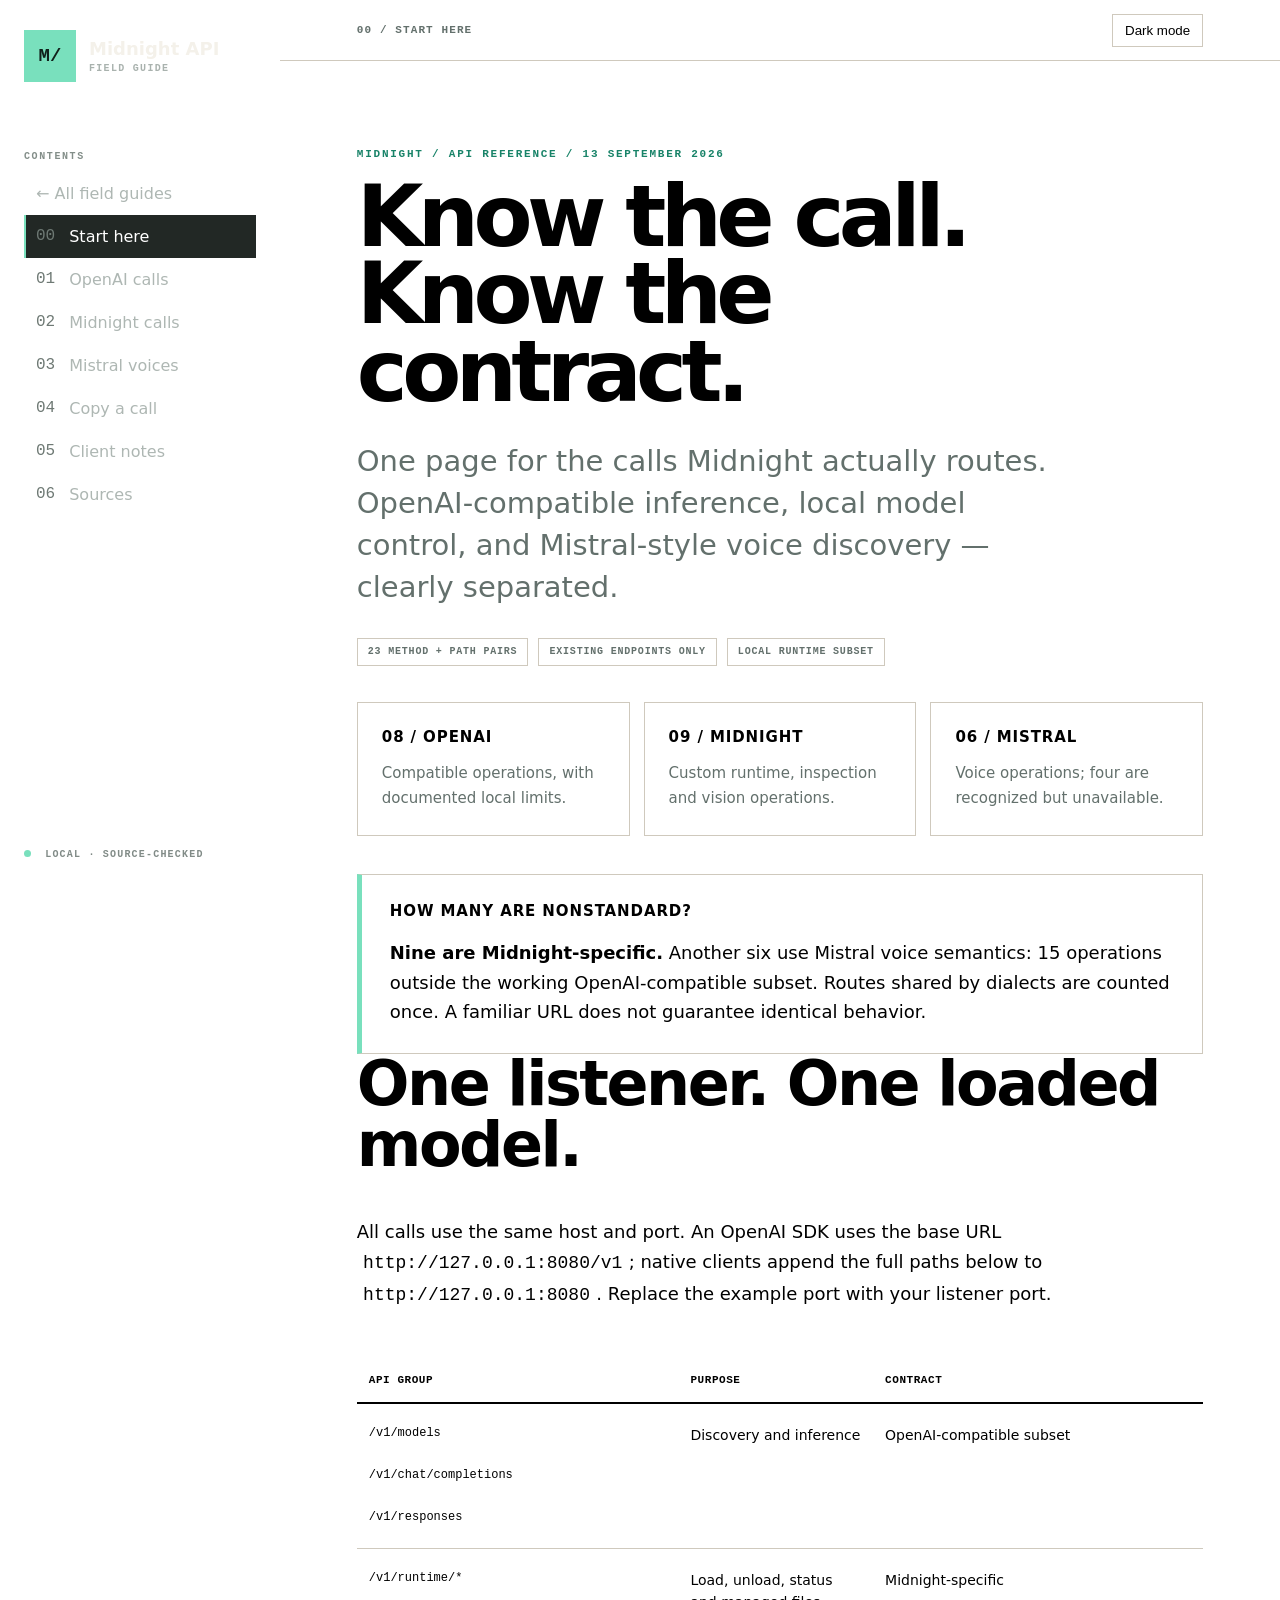
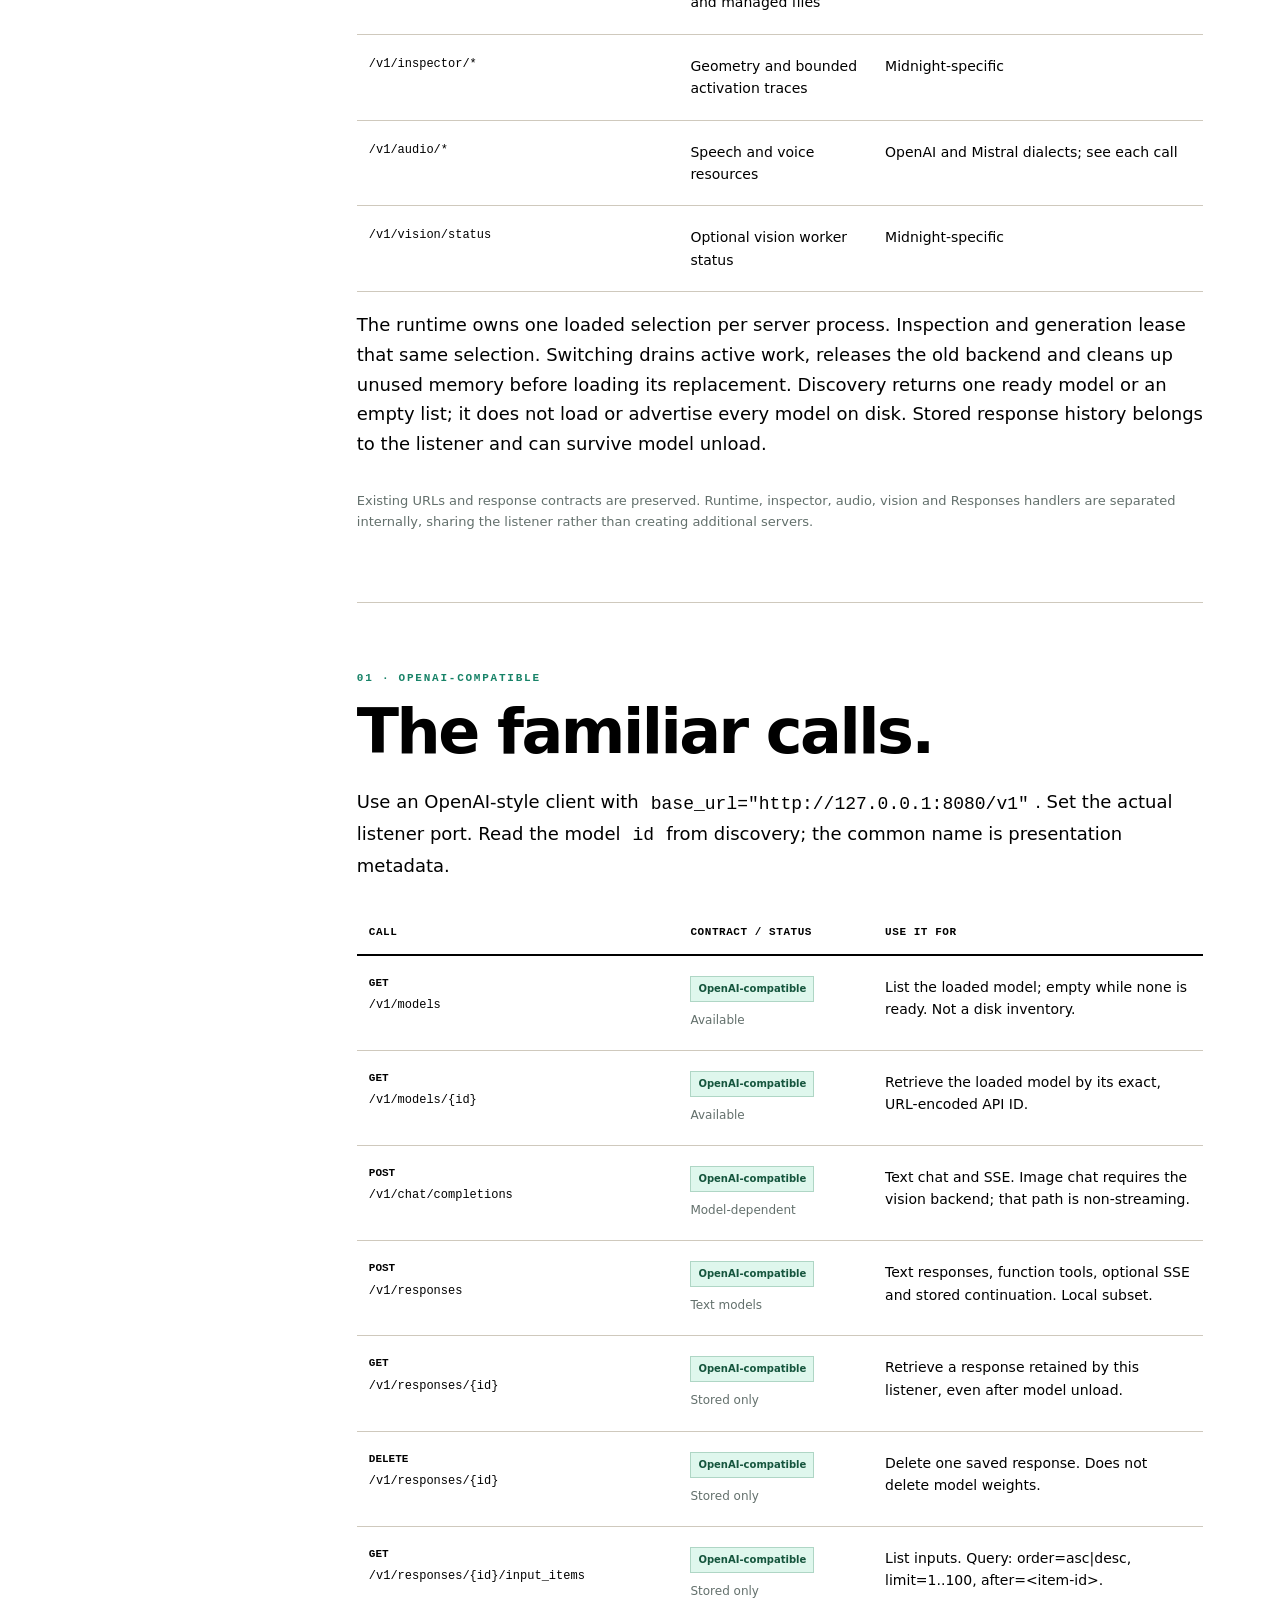
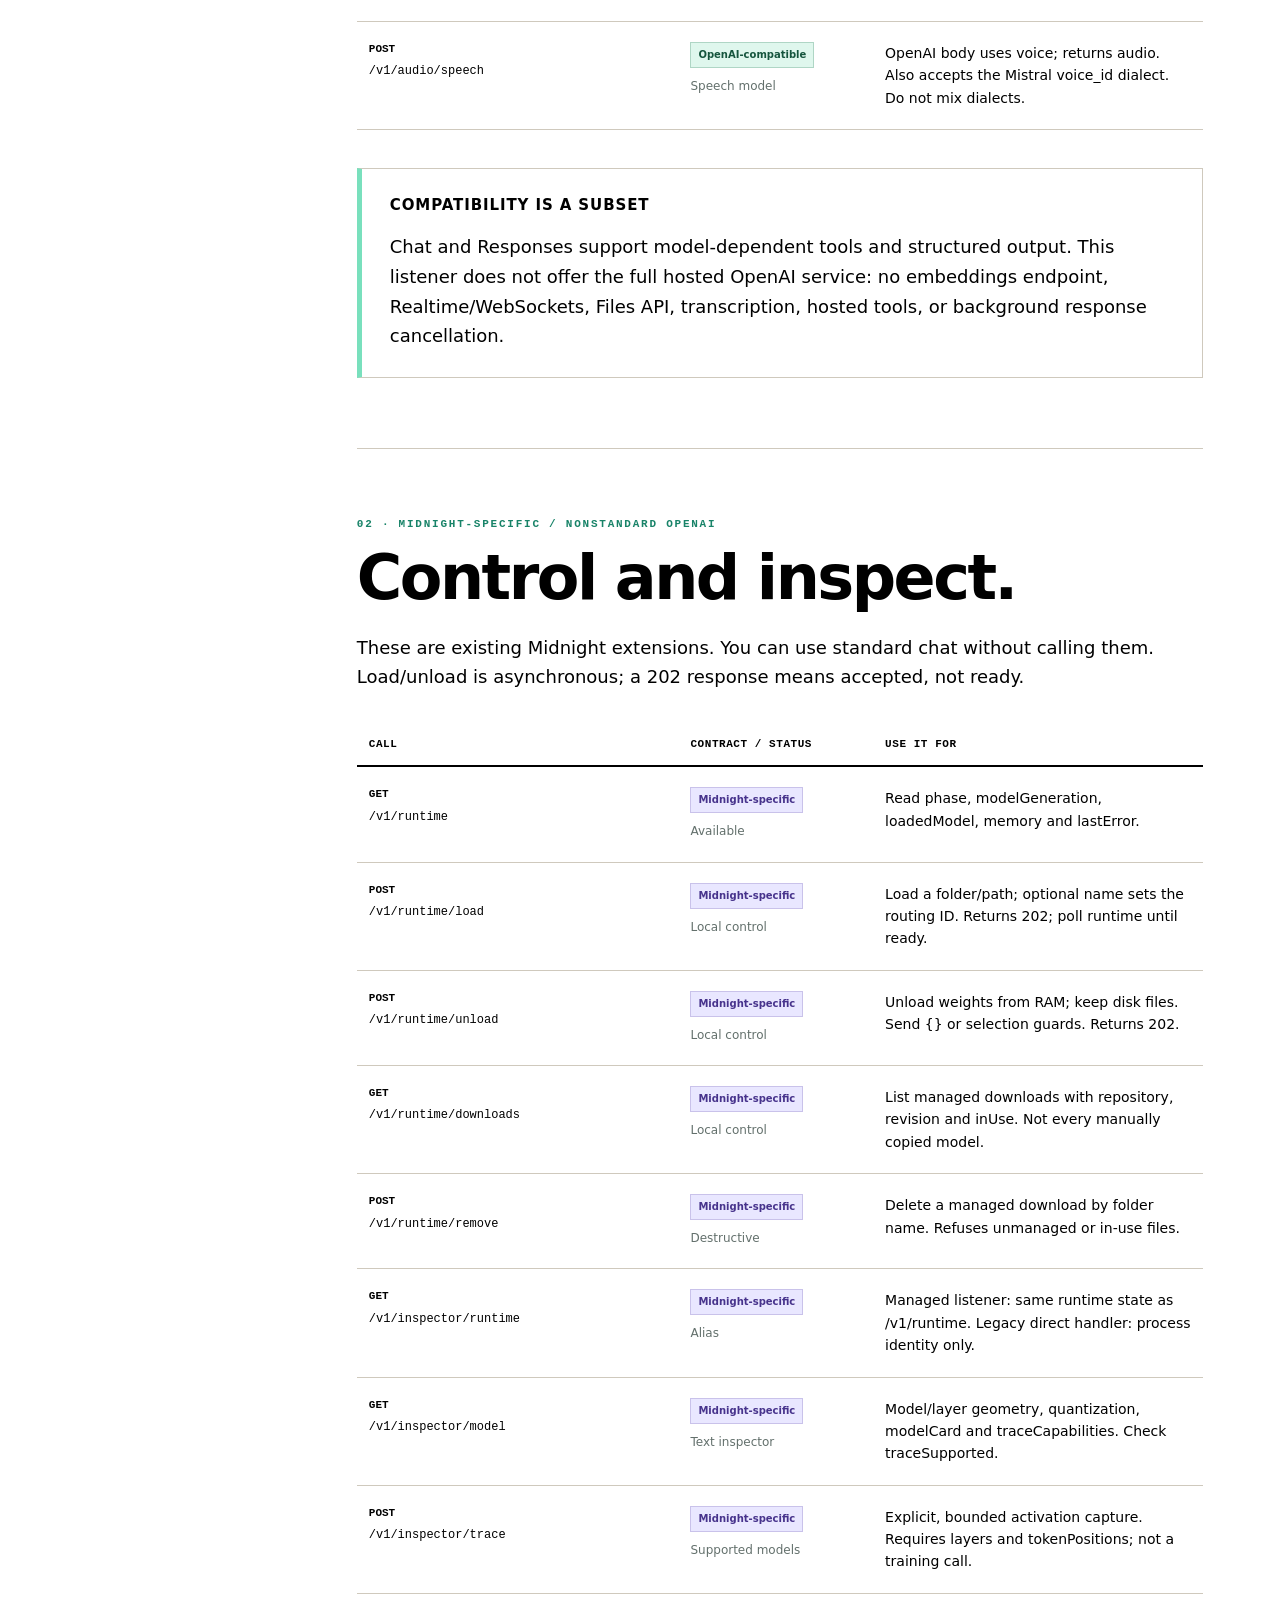
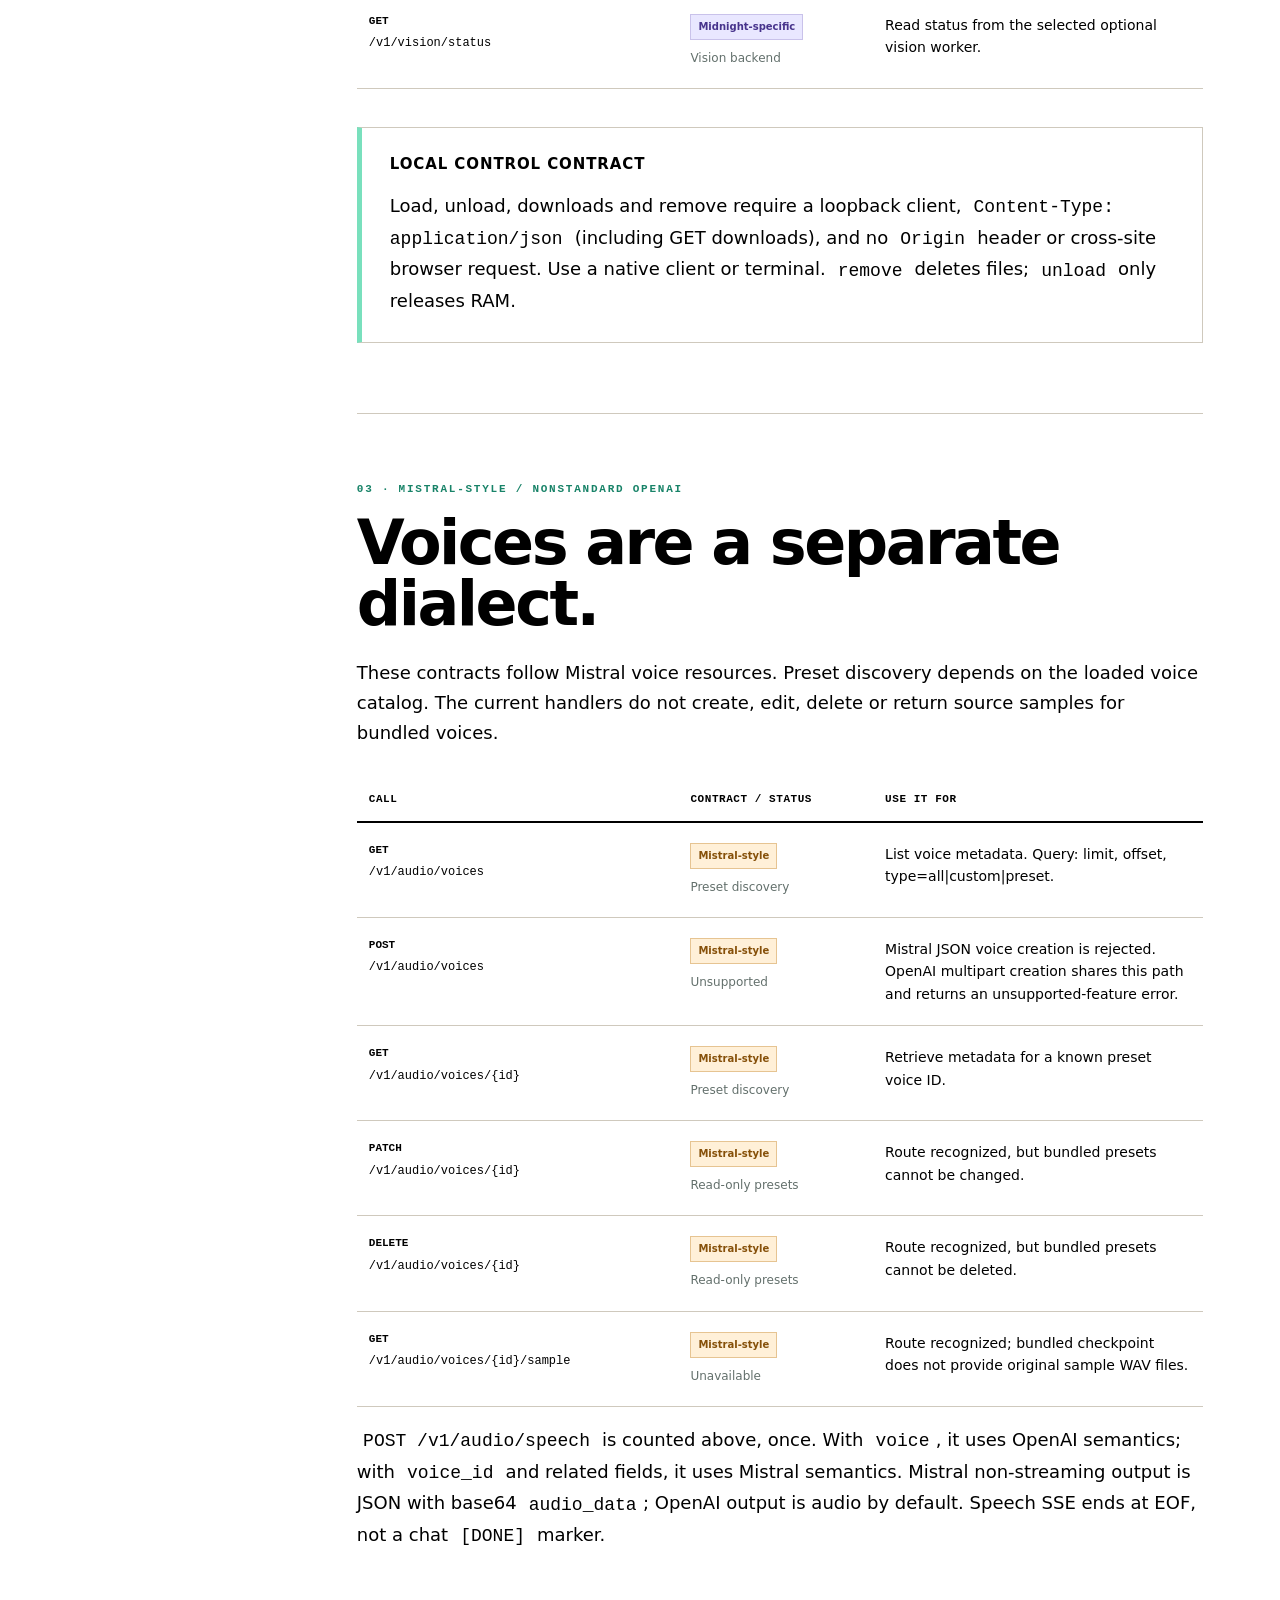
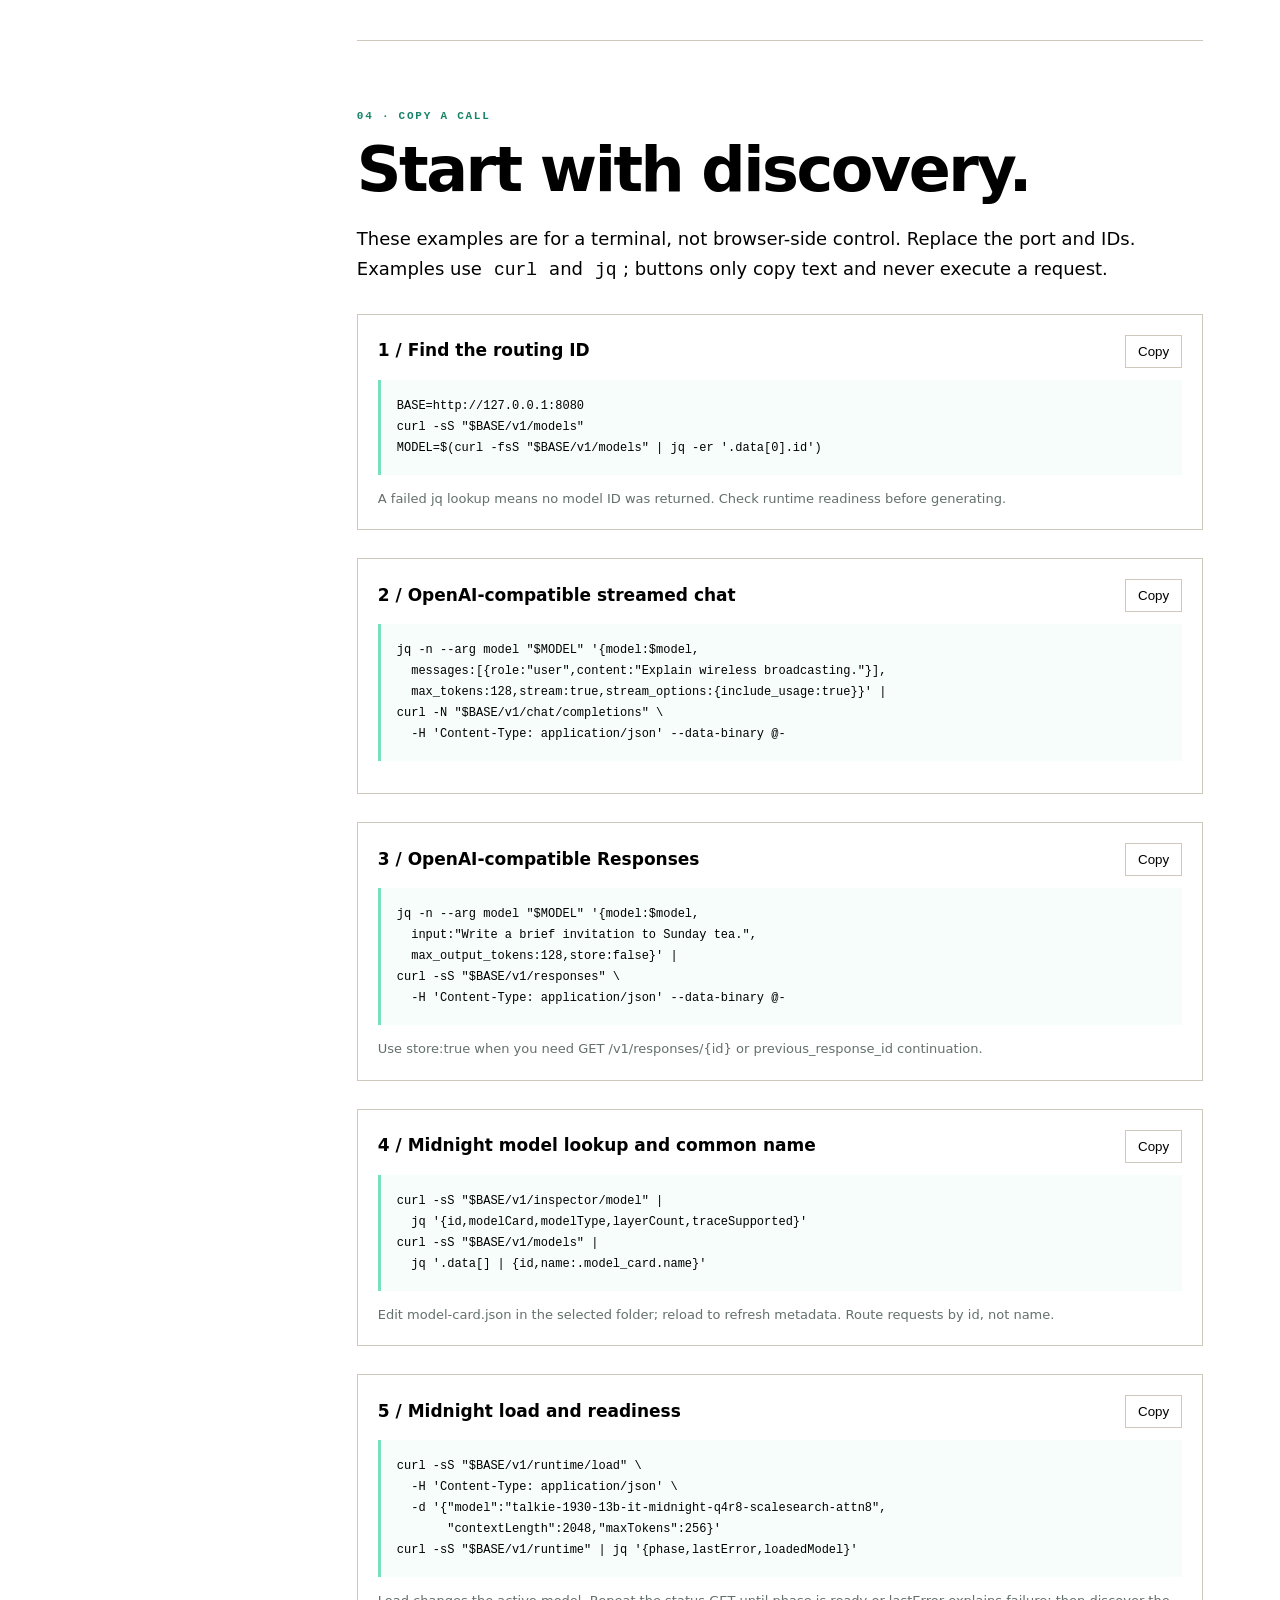
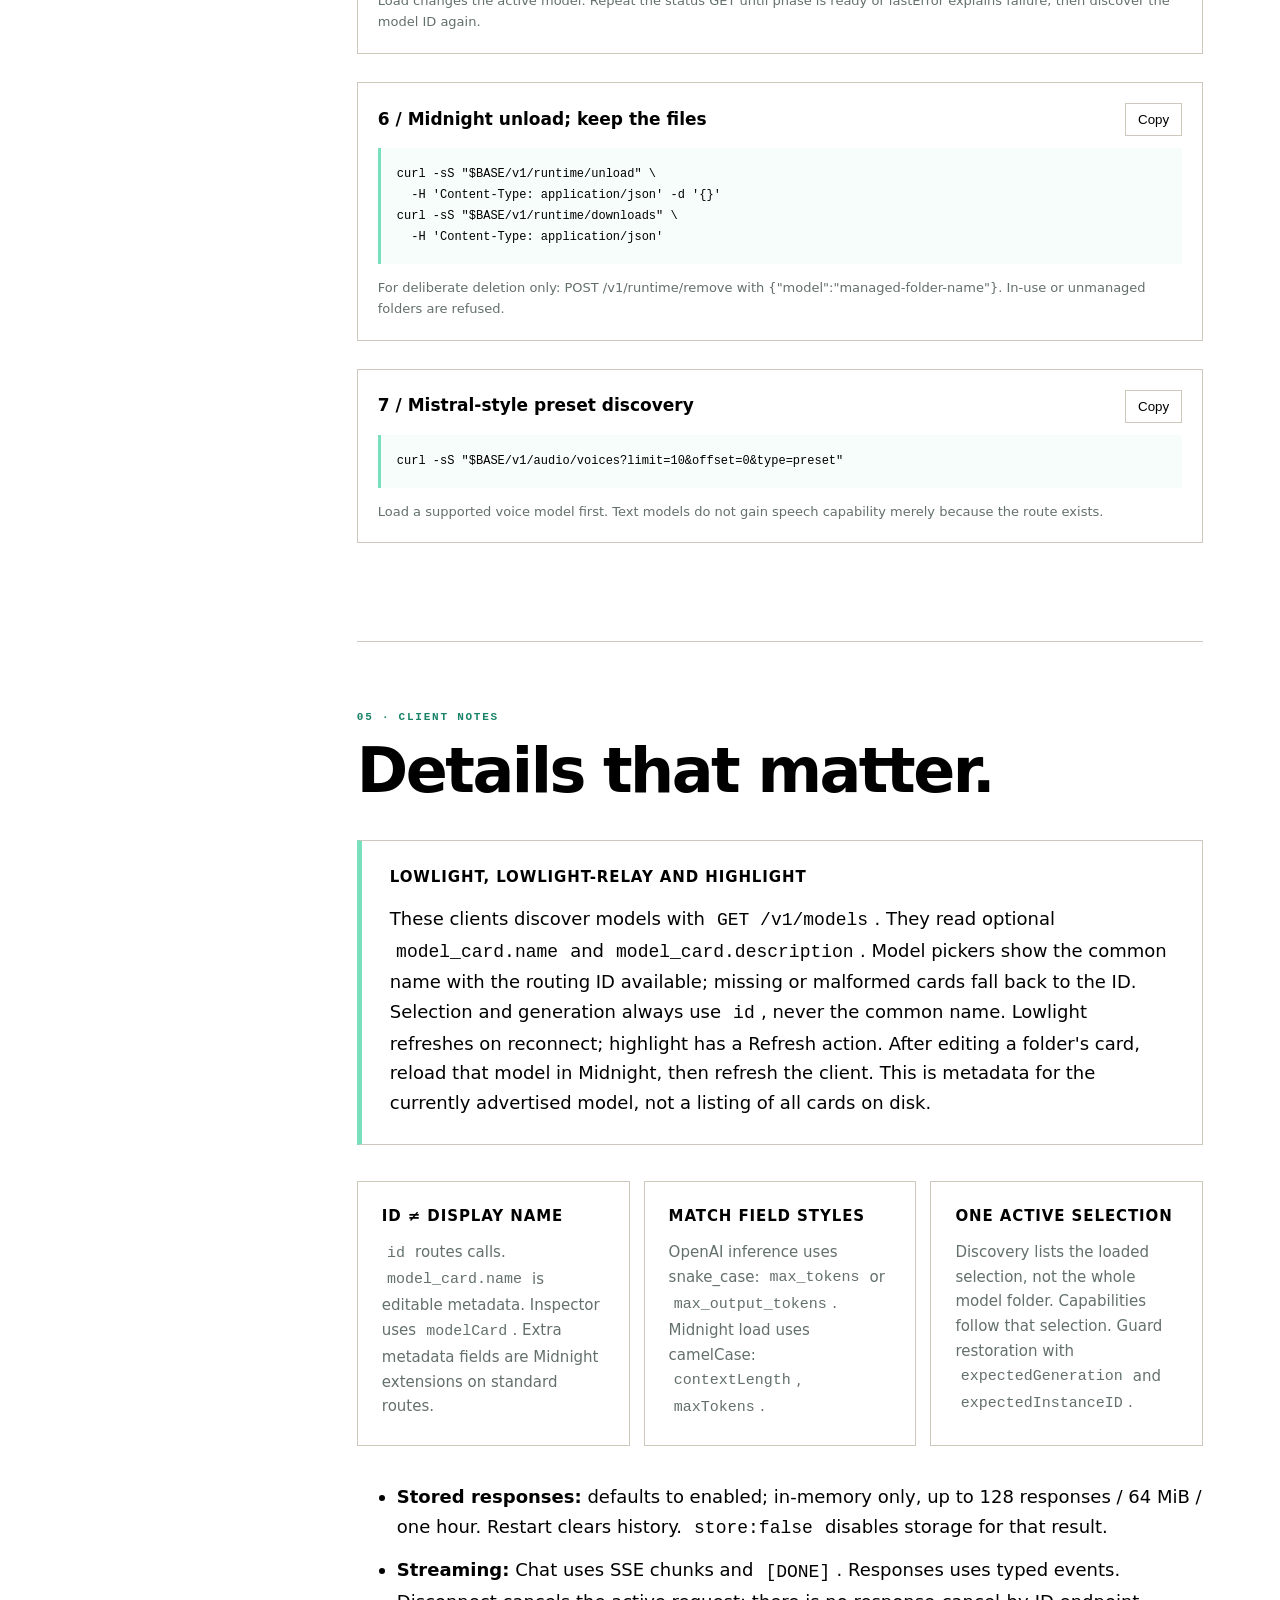
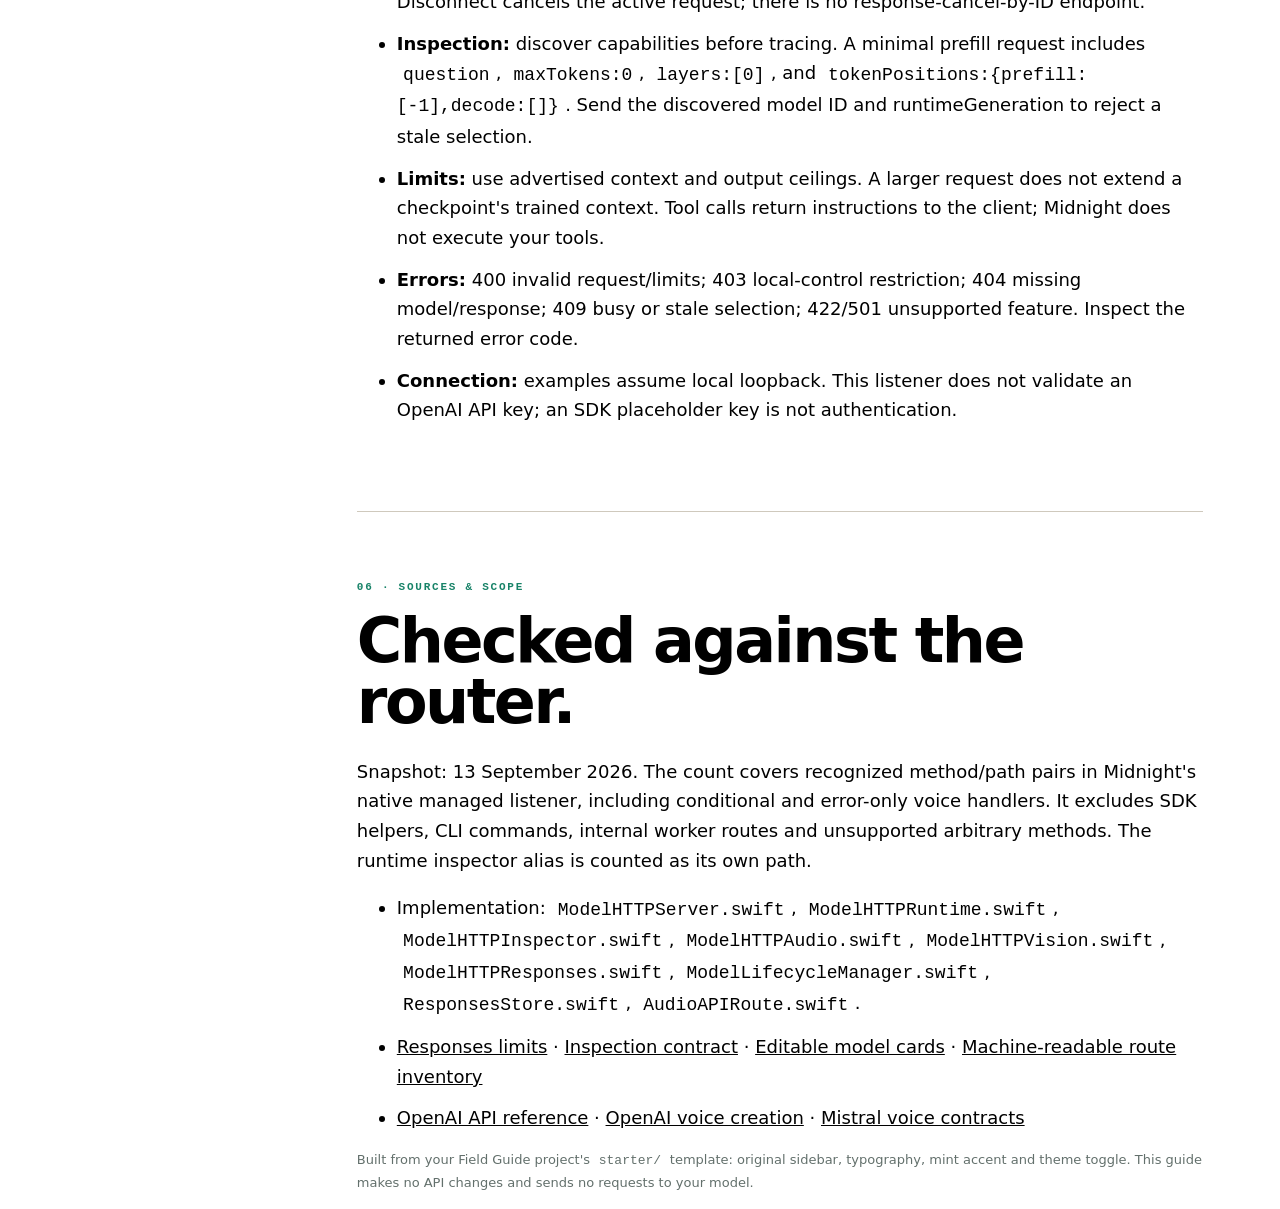
<file: midnight-api/index.html>
<!doctype html><html lang="en"><head><meta charset="utf-8"><meta name="viewport" content="width=device-width, initial-scale=1"><meta name="description" content="A source-checked field guide to Midnight's OpenAI-compatible, Midnight-specific and Mistral-style API calls."><meta name="theme-color" content="#79e0bd"><title>Midnight API / Field Guide</title><link rel="stylesheet" href="styles.css"><link rel="stylesheet" href="../layout.css?v=1"></head><body><a class="skip" href="#start">Skip to guide</a><aside class="sidebar"><a class="brand" href="#start"><span class="brand-mark">M/</span><span><strong>Midnight API</strong><small>FIELD GUIDE</small></span></a><nav aria-label="Guide sections"><p>Contents</p><a href="../">← All field guides</a><a href="#start" class="active"><span>00</span> Start here</a><a href="#openai"><span>01</span> OpenAI calls</a><a href="#midnight"><span>02</span> Midnight calls</a><a href="#mistral"><span>03</span> Mistral voices</a><a href="#examples"><span>04</span> Copy a call</a><a href="#rules"><span>05</span> Client notes</a><a href="#sources"><span>06</span> Sources</a></nav><p class="sidebar-foot"><i></i> LOCAL · SOURCE-CHECKED</p></aside><main><header class="topbar"><span id="section-label">00 / Start here</span><button id="theme-toggle" type="button" aria-label="Toggle dark mode">Dark mode</button></header><article>
<section id="start" class="hero"><p class="eyebrow">Midnight / API reference / 13 September 2026</p><h1>Know the call.<br>Know the contract.</h1><p class="lede">One page for the calls Midnight actually routes. OpenAI-compatible inference, local model control, and Mistral-style voice discovery — clearly separated.</p><div class="lesson-meta"><span>23 method + path pairs</span><span>Existing endpoints only</span><span>Local runtime subset</span></div><div class="grid"><div class="card"><strong>08 / OpenAI</strong><p>Compatible operations, with documented local limits.</p></div><div class="card"><strong>09 / Midnight</strong><p>Custom runtime, inspection and vision operations.</p></div><div class="card"><strong>06 / Mistral</strong><p>Voice operations; four are recognized but unavailable.</p></div></div><aside class="callout"><strong>How many are nonstandard?</strong><p><b>Nine are Midnight-specific.</b> Another six use Mistral voice semantics: 15 operations outside the working OpenAI-compatible subset. Routes shared by dialects are counted once. A familiar URL does not guarantee identical behavior.</p></aside><h2>One listener. One loaded model.</h2><p>All calls use the same host and port. An OpenAI SDK uses the base URL <code>http://127.0.0.1:8080/v1</code>; native clients append the full paths below to <code>http://127.0.0.1:8080</code>. Replace the example port with your listener port.</p><div class="table-wrap"><table><thead><tr><th>API group</th><th>Purpose</th><th>Contract</th></tr></thead><tbody><tr><td><code>/v1/models</code><br><code>/v1/chat/completions</code><br><code>/v1/responses</code></td><td>Discovery and inference</td><td>OpenAI-compatible subset</td></tr><tr><td><code>/v1/runtime/*</code></td><td>Load, unload, status and managed files</td><td>Midnight-specific</td></tr><tr><td><code>/v1/inspector/*</code></td><td>Geometry and bounded activation traces</td><td>Midnight-specific</td></tr><tr><td><code>/v1/audio/*</code></td><td>Speech and voice resources</td><td>OpenAI and Mistral dialects; see each call</td></tr><tr><td><code>/v1/vision/status</code></td><td>Optional vision worker status</td><td>Midnight-specific</td></tr></tbody></table></div><p>The runtime owns one loaded selection per server process. Inspection and generation lease that same selection. Switching drains active work, releases the old backend and cleans up unused memory before loading its replacement. Discovery returns one ready model or an empty list; it does not load or advertise every model on disk. Stored response history belongs to the listener and can survive model unload.</p><p class="caption">Existing URLs and response contracts are preserved. Runtime, inspector, audio, vision and Responses handlers are separated internally, sharing the listener rather than creating additional servers.</p></section>
<section id="openai"><p class="eyebrow">01 · OpenAI-compatible</p><h2>The familiar calls.</h2><p>Use an OpenAI-style client with <code>base_url="http://127.0.0.1:8080/v1"</code>. Set the actual listener port. Read the model <code>id</code> from discovery; the common name is presentation metadata.</p><div class="table-wrap"><table><thead><tr><th scope="col">Call</th><th scope="col">Contract / status</th><th scope="col">Use it for</th></tr></thead><tbody><tr data-route><td><span class="method">GET</span><code>/v1/models</code></td><td><span class="tag openai">OpenAI-compatible</span><small>Available</small></td><td>List the loaded model; empty while none is ready. Not a disk inventory.</td></tr><tr data-route><td><span class="method">GET</span><code>/v1/models/{id}</code></td><td><span class="tag openai">OpenAI-compatible</span><small>Available</small></td><td>Retrieve the loaded model by its exact, URL-encoded API ID.</td></tr><tr data-route><td><span class="method">POST</span><code>/v1/chat/completions</code></td><td><span class="tag openai">OpenAI-compatible</span><small>Model-dependent</small></td><td>Text chat and SSE. Image chat requires the vision backend; that path is non-streaming.</td></tr><tr data-route><td><span class="method">POST</span><code>/v1/responses</code></td><td><span class="tag openai">OpenAI-compatible</span><small>Text models</small></td><td>Text responses, function tools, optional SSE and stored continuation. Local subset.</td></tr><tr data-route><td><span class="method">GET</span><code>/v1/responses/{id}</code></td><td><span class="tag openai">OpenAI-compatible</span><small>Stored only</small></td><td>Retrieve a response retained by this listener, even after model unload.</td></tr><tr data-route><td><span class="method">DELETE</span><code>/v1/responses/{id}</code></td><td><span class="tag openai">OpenAI-compatible</span><small>Stored only</small></td><td>Delete one saved response. Does not delete model weights.</td></tr><tr data-route><td><span class="method">GET</span><code>/v1/responses/{id}/input_items</code></td><td><span class="tag openai">OpenAI-compatible</span><small>Stored only</small></td><td>List inputs. Query: order=asc|desc, limit=1..100, after=&lt;item-id&gt;.</td></tr><tr data-route><td><span class="method">POST</span><code>/v1/audio/speech</code></td><td><span class="tag openai">OpenAI-compatible</span><small>Speech model</small></td><td>OpenAI body uses voice; returns audio. Also accepts the Mistral voice_id dialect. Do not mix dialects.</td></tr></tbody></table></div>
<aside class="callout"><strong>Compatibility is a subset</strong><p>Chat and Responses support model-dependent tools and structured output. This listener does not offer the full hosted OpenAI service: no embeddings endpoint, Realtime/WebSockets, Files API, transcription, hosted tools, or background response cancellation.</p></aside></section>
<section id="midnight"><p class="eyebrow">02 · Midnight-specific / nonstandard OpenAI</p><h2>Control and inspect.</h2><p>These are existing Midnight extensions. You can use standard chat without calling them. Load/unload is asynchronous; a 202 response means accepted, not ready.</p><div class="table-wrap"><table><thead><tr><th scope="col">Call</th><th scope="col">Contract / status</th><th scope="col">Use it for</th></tr></thead><tbody><tr data-route><td><span class="method">GET</span><code>/v1/runtime</code></td><td><span class="tag midnight">Midnight-specific</span><small>Available</small></td><td>Read phase, modelGeneration, loadedModel, memory and lastError.</td></tr><tr data-route><td><span class="method">POST</span><code>/v1/runtime/load</code></td><td><span class="tag midnight">Midnight-specific</span><small>Local control</small></td><td>Load a folder/path; optional name sets the routing ID. Returns 202; poll runtime until ready.</td></tr><tr data-route><td><span class="method">POST</span><code>/v1/runtime/unload</code></td><td><span class="tag midnight">Midnight-specific</span><small>Local control</small></td><td>Unload weights from RAM; keep disk files. Send {} or selection guards. Returns 202.</td></tr><tr data-route><td><span class="method">GET</span><code>/v1/runtime/downloads</code></td><td><span class="tag midnight">Midnight-specific</span><small>Local control</small></td><td>List managed downloads with repository, revision and inUse. Not every manually copied model.</td></tr><tr data-route><td><span class="method">POST</span><code>/v1/runtime/remove</code></td><td><span class="tag midnight">Midnight-specific</span><small>Destructive</small></td><td>Delete a managed download by folder name. Refuses unmanaged or in-use files.</td></tr><tr data-route><td><span class="method">GET</span><code>/v1/inspector/runtime</code></td><td><span class="tag midnight">Midnight-specific</span><small>Alias</small></td><td>Managed listener: same runtime state as /v1/runtime. Legacy direct handler: process identity only.</td></tr><tr data-route><td><span class="method">GET</span><code>/v1/inspector/model</code></td><td><span class="tag midnight">Midnight-specific</span><small>Text inspector</small></td><td>Model/layer geometry, quantization, modelCard and traceCapabilities. Check traceSupported.</td></tr><tr data-route><td><span class="method">POST</span><code>/v1/inspector/trace</code></td><td><span class="tag midnight">Midnight-specific</span><small>Supported models</small></td><td>Explicit, bounded activation capture. Requires layers and tokenPositions; not a training call.</td></tr><tr data-route><td><span class="method">GET</span><code>/v1/vision/status</code></td><td><span class="tag midnight">Midnight-specific</span><small>Vision backend</small></td><td>Read status from the selected optional vision worker.</td></tr></tbody></table></div>
<aside class="callout"><strong>Local control contract</strong><p>Load, unload, downloads and remove require a loopback client, <code>Content-Type: application/json</code> (including GET downloads), and no <code>Origin</code> header or cross-site browser request. Use a native client or terminal. <code>remove</code> deletes files; <code>unload</code> only releases RAM.</p></aside></section>
<section id="mistral"><p class="eyebrow">03 · Mistral-style / nonstandard OpenAI</p><h2>Voices are a separate dialect.</h2><p>These contracts follow Mistral voice resources. Preset discovery depends on the loaded voice catalog. The current handlers do not create, edit, delete or return source samples for bundled voices.</p><div class="table-wrap"><table><thead><tr><th scope="col">Call</th><th scope="col">Contract / status</th><th scope="col">Use it for</th></tr></thead><tbody><tr data-route><td><span class="method">GET</span><code>/v1/audio/voices</code></td><td><span class="tag mistral">Mistral-style</span><small>Preset discovery</small></td><td>List voice metadata. Query: limit, offset, type=all|custom|preset.</td></tr><tr data-route><td><span class="method">POST</span><code>/v1/audio/voices</code></td><td><span class="tag mistral">Mistral-style</span><small>Unsupported</small></td><td>Mistral JSON voice creation is rejected. OpenAI multipart creation shares this path and returns an unsupported-feature error.</td></tr><tr data-route><td><span class="method">GET</span><code>/v1/audio/voices/{id}</code></td><td><span class="tag mistral">Mistral-style</span><small>Preset discovery</small></td><td>Retrieve metadata for a known preset voice ID.</td></tr><tr data-route><td><span class="method">PATCH</span><code>/v1/audio/voices/{id}</code></td><td><span class="tag mistral">Mistral-style</span><small>Read-only presets</small></td><td>Route recognized, but bundled presets cannot be changed.</td></tr><tr data-route><td><span class="method">DELETE</span><code>/v1/audio/voices/{id}</code></td><td><span class="tag mistral">Mistral-style</span><small>Read-only presets</small></td><td>Route recognized, but bundled presets cannot be deleted.</td></tr><tr data-route><td><span class="method">GET</span><code>/v1/audio/voices/{id}/sample</code></td><td><span class="tag mistral">Mistral-style</span><small>Unavailable</small></td><td>Route recognized; bundled checkpoint does not provide original sample WAV files.</td></tr></tbody></table></div>
<p><code>POST /v1/audio/speech</code> is counted above, once. With <code>voice</code>, it uses OpenAI semantics; with <code>voice_id</code> and related fields, it uses Mistral semantics. Mistral non-streaming output is JSON with base64 <code>audio_data</code>; OpenAI output is audio by default. Speech SSE ends at EOF, not a chat <code>[DONE]</code> marker.</p></section>
<section id="examples"><p class="eyebrow">04 · Copy a call</p><h2>Start with discovery.</h2><p>These examples are for a terminal, not browser-side control. Replace the port and IDs. Examples use <code>curl</code> and <code>jq</code>; buttons only copy text and never execute a request.</p><div class="example"><div class="example-head"><h3>1 / Find the routing ID</h3><button class="copy" type="button">Copy</button></div><pre><code>BASE=http://127.0.0.1:8080
curl -sS &quot;$BASE/v1/models&quot;
MODEL=$(curl -fsS &quot;$BASE/v1/models&quot; | jq -er &#x27;.data[0].id&#x27;)</code></pre><p class="caption">A failed jq lookup means no model ID was returned. Check runtime readiness before generating.</p></div><div class="example"><div class="example-head"><h3>2 / OpenAI-compatible streamed chat</h3><button class="copy" type="button">Copy</button></div><pre><code>jq -n --arg model &quot;$MODEL&quot; &#x27;{model:$model,
  messages:[{role:&quot;user&quot;,content:&quot;Explain wireless broadcasting.&quot;}],
  max_tokens:128,stream:true,stream_options:{include_usage:true}}&#x27; |
curl -N &quot;$BASE/v1/chat/completions&quot; \
  -H &#x27;Content-Type: application/json&#x27; --data-binary @-</code></pre></div><div class="example"><div class="example-head"><h3>3 / OpenAI-compatible Responses</h3><button class="copy" type="button">Copy</button></div><pre><code>jq -n --arg model &quot;$MODEL&quot; &#x27;{model:$model,
  input:&quot;Write a brief invitation to Sunday tea.&quot;,
  max_output_tokens:128,store:false}&#x27; |
curl -sS &quot;$BASE/v1/responses&quot; \
  -H &#x27;Content-Type: application/json&#x27; --data-binary @-</code></pre><p class="caption">Use store:true when you need GET /v1/responses/{id} or previous_response_id continuation.</p></div><div class="example"><div class="example-head"><h3>4 / Midnight model lookup and common name</h3><button class="copy" type="button">Copy</button></div><pre><code>curl -sS &quot;$BASE/v1/inspector/model&quot; |
  jq &#x27;{id,modelCard,modelType,layerCount,traceSupported}&#x27;
curl -sS &quot;$BASE/v1/models&quot; |
  jq &#x27;.data[] | {id,name:.model_card.name}&#x27; </code></pre><p class="caption">Edit model-card.json in the selected folder; reload to refresh metadata. Route requests by id, not name.</p></div><div class="example"><div class="example-head"><h3>5 / Midnight load and readiness</h3><button class="copy" type="button">Copy</button></div><pre><code>curl -sS &quot;$BASE/v1/runtime/load&quot; \
  -H &#x27;Content-Type: application/json&#x27; \
  -d &#x27;{&quot;model&quot;:&quot;talkie-1930-13b-it-midnight-q4r8-scalesearch-attn8&quot;,
       &quot;contextLength&quot;:2048,&quot;maxTokens&quot;:256}&#x27;
curl -sS &quot;$BASE/v1/runtime&quot; | jq &#x27;{phase,lastError,loadedModel}&#x27; </code></pre><p class="caption">Load changes the active model. Repeat the status GET until phase is ready or lastError explains failure; then discover the model ID again.</p></div><div class="example"><div class="example-head"><h3>6 / Midnight unload; keep the files</h3><button class="copy" type="button">Copy</button></div><pre><code>curl -sS &quot;$BASE/v1/runtime/unload&quot; \
  -H &#x27;Content-Type: application/json&#x27; -d &#x27;{}&#x27;
curl -sS &quot;$BASE/v1/runtime/downloads&quot; \
  -H &#x27;Content-Type: application/json&#x27; </code></pre><p class="caption">For deliberate deletion only: POST /v1/runtime/remove with {"model":"managed-folder-name"}. In-use or unmanaged folders are refused.</p></div><div class="example"><div class="example-head"><h3>7 / Mistral-style preset discovery</h3><button class="copy" type="button">Copy</button></div><pre><code>curl -sS &quot;$BASE/v1/audio/voices?limit=10&amp;offset=0&amp;type=preset&quot;</code></pre><p class="caption">Load a supported voice model first. Text models do not gain speech capability merely because the route exists.</p></div></section><section id="rules"><p class="eyebrow">05 · Client notes</p><h2>Details that matter.</h2><aside class="callout"><strong>Lowlight, lowlight-relay and highlight</strong><p>These clients discover models with <code>GET /v1/models</code>. They read optional <code>model_card.name</code> and <code>model_card.description</code>. Model pickers show the common name with the routing ID available; missing or malformed cards fall back to the ID. Selection and generation always use <code>id</code>, never the common name. Lowlight refreshes on reconnect; highlight has a Refresh action. After editing a folder's card, reload that model in Midnight, then refresh the client. This is metadata for the currently advertised model, not a listing of all cards on disk.</p></aside><div class="grid"><div class="card"><strong>ID ≠ display name</strong><p><code>id</code> routes calls. <code>model_card.name</code> is editable metadata. Inspector uses <code>modelCard</code>. Extra metadata fields are Midnight extensions on standard routes.</p></div><div class="card"><strong>Match field styles</strong><p>OpenAI inference uses snake_case: <code>max_tokens</code> or <code>max_output_tokens</code>. Midnight load uses camelCase: <code>contextLength</code>, <code>maxTokens</code>.</p></div><div class="card"><strong>One active selection</strong><p>Discovery lists the loaded selection, not the whole model folder. Capabilities follow that selection. Guard restoration with <code>expectedGeneration</code> and <code>expectedInstanceID</code>.</p></div></div>
<ul><li><b>Stored responses:</b> defaults to enabled; in-memory only, up to 128 responses / 64 MiB / one hour. Restart clears history. <code>store:false</code> disables storage for that result.</li><li><b>Streaming:</b> Chat uses SSE chunks and <code>[DONE]</code>. Responses uses typed events. Disconnect cancels the active request; there is no response-cancel-by-ID endpoint.</li><li><b>Inspection:</b> discover capabilities before tracing. A minimal prefill request includes <code>question</code>, <code>maxTokens:0</code>, <code>layers:[0]</code>, and <code>tokenPositions:{prefill:[-1],decode:[]}</code>. Send the discovered model ID and runtimeGeneration to reject a stale selection.</li><li><b>Limits:</b> use advertised context and output ceilings. A larger request does not extend a checkpoint's trained context. Tool calls return instructions to the client; Midnight does not execute your tools.</li><li><b>Errors:</b> 400 invalid request/limits; 403 local-control restriction; 404 missing model/response; 409 busy or stale selection; 422/501 unsupported feature. Inspect the returned error code.</li><li><b>Connection:</b> examples assume local loopback. This listener does not validate an OpenAI API key; an SDK placeholder key is not authentication.</li></ul></section>
<section id="sources"><p class="eyebrow">06 · Sources &amp; scope</p><h2>Checked against the router.</h2><p>Snapshot: 13 September 2026. The count covers recognized method/path pairs in Midnight's native managed listener, including conditional and error-only voice handlers. It excludes SDK helpers, CLI commands, internal worker routes and unsupported arbitrary methods. The runtime inspector alias is counted as its own path.</p><ul><li>Implementation: <code>ModelHTTPServer.swift</code>, <code>ModelHTTPRuntime.swift</code>, <code>ModelHTTPInspector.swift</code>, <code>ModelHTTPAudio.swift</code>, <code>ModelHTTPVision.swift</code>, <code>ModelHTTPResponses.swift</code>, <code>ModelLifecycleManager.swift</code>, <code>ResponsesStore.swift</code>, <code>AudioAPIRoute.swift</code>.</li><li><a href="#rules">Responses limits</a> · <a href="#midnight">Inspection contract</a> · <a href="#rules">Editable model cards</a> · <a href="routes.json">Machine-readable route inventory</a></li><li><a href="https://developers.openai.com/api/reference/">OpenAI API reference</a> · <a href="https://developers.openai.com/api/reference/resources/audio/subresources/voices/methods/create">OpenAI voice creation</a> · <a href="https://docs.mistral.ai/api/endpoint/audio/voices">Mistral voice contracts</a></li></ul><p class="caption">Built from your Field Guide project's <code>starter/</code> template: original sidebar, typography, mint accent and theme toggle. This guide makes no API changes and sends no requests to your model.</p></section></article></main><script src="app.js"></script></body></html>
</file>
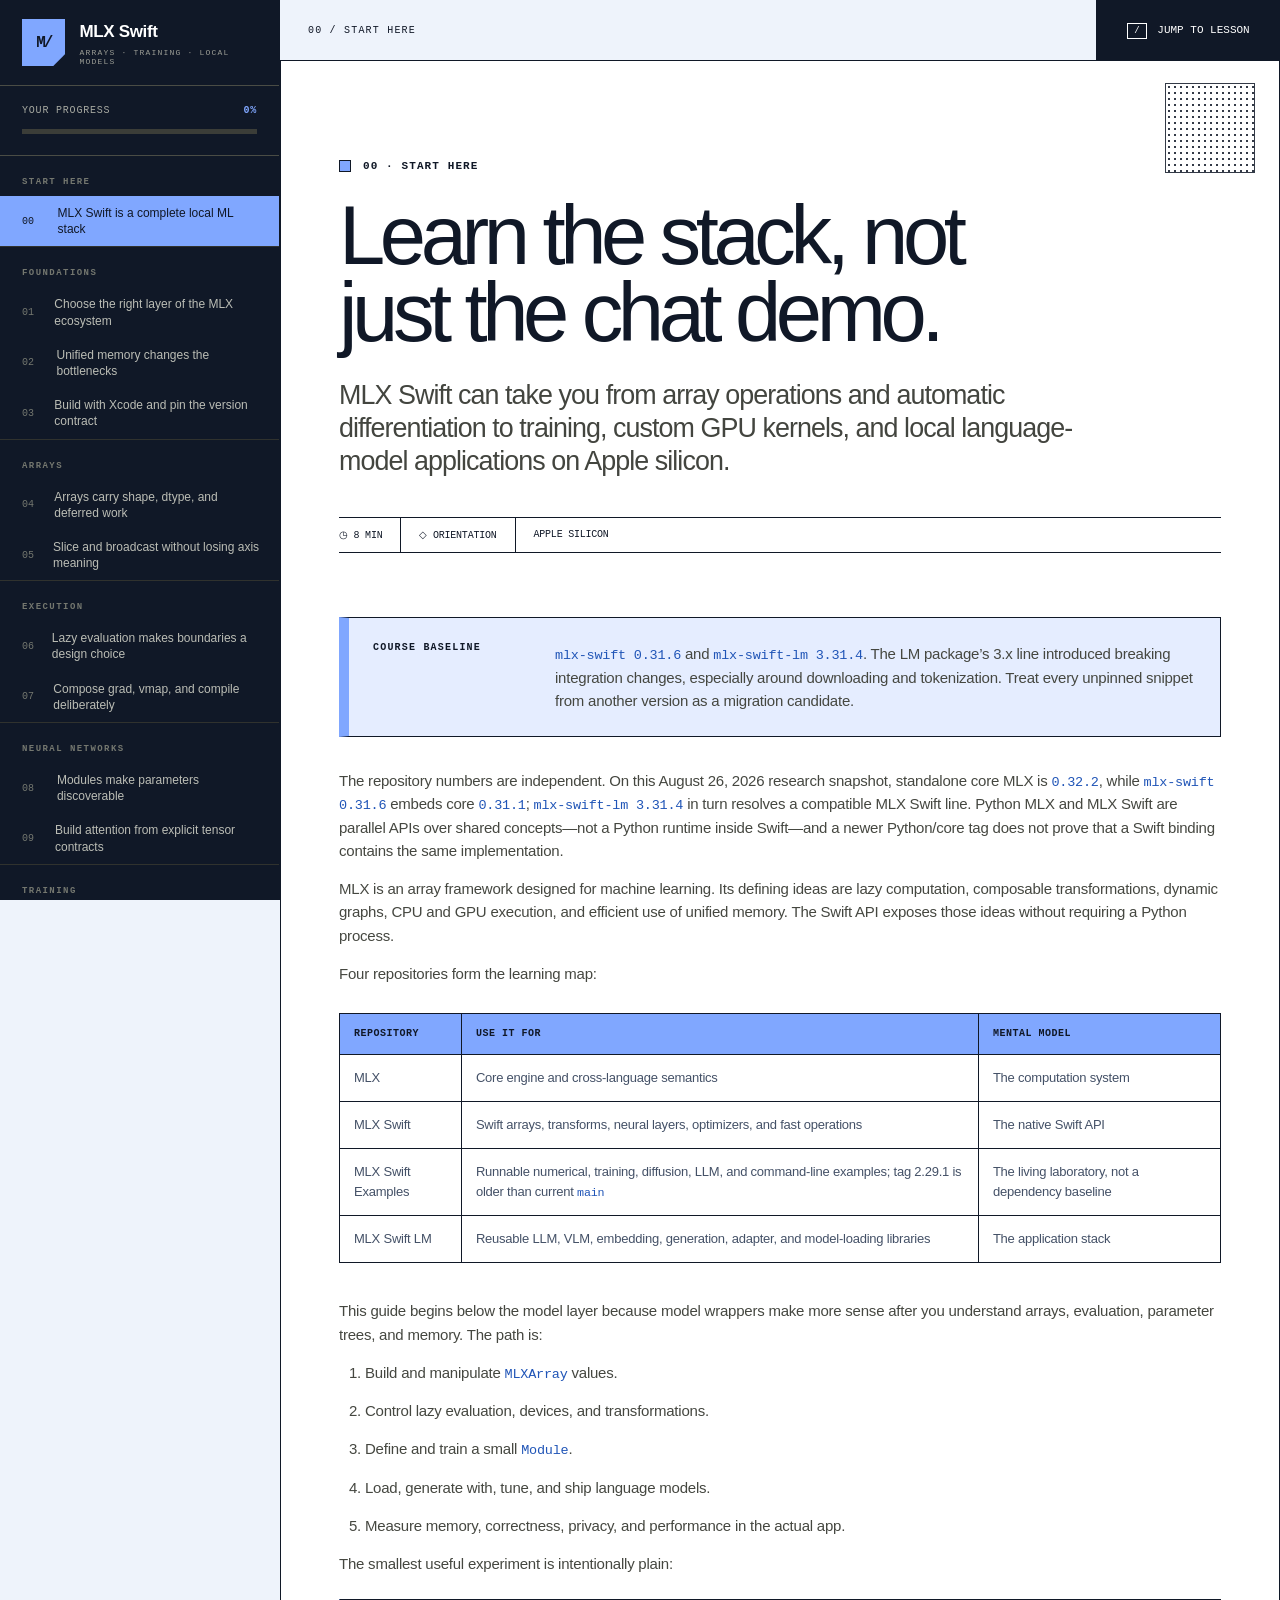
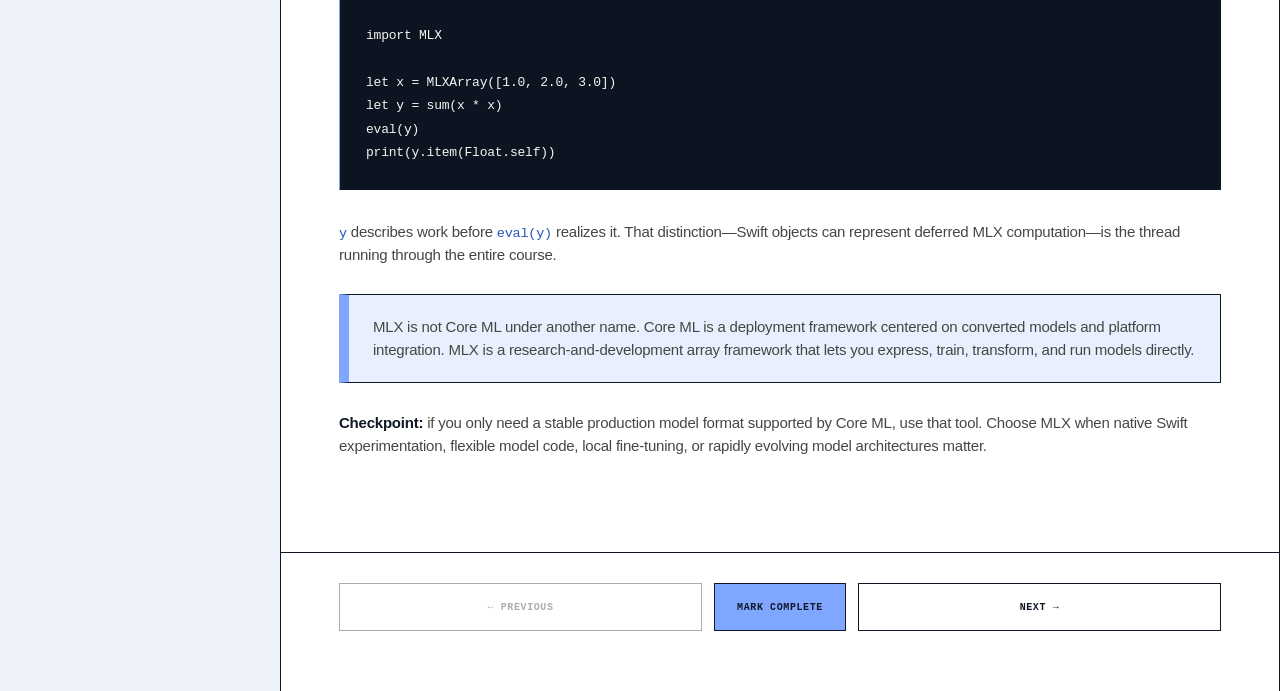
<file: mlx/index.html>
<!doctype html>
<html lang="en">
<head>
  <meta charset="utf-8">
  <meta name="viewport" content="width=device-width, initial-scale=1">
  <meta name="description" content="A current guide to MLX arrays, transforms, training, local inference, and MLX Swift LM on Apple silicon.">
  <meta name="theme-color" content="#80a7ff">
  <title>MLX Swift Field Guide</title>
  <link rel="stylesheet" href="./base.css?v=2">
  <link rel="stylesheet" href="./styles.css?v=4">
<link rel="stylesheet" href="../layout.css?v=1"></head>
<body data-guide-id="mlx">
  <div class="shell">
    <aside class="sidebar" id="sidebar">
      <a class="brand" href="#orientation" aria-label="MLX Swift Field Guide home">
        <span class="brand-mark">M/</span>
        <span><strong>MLX Swift</strong><small>ARRAYS · TRAINING · LOCAL MODELS</small></span>
      </a>
      <div class="progress-card">
        <div class="progress-copy"><span>Your progress</span><strong id="progress-label">0%</strong></div>
        <div class="progress-track" aria-hidden="true"><i id="progress-bar"></i></div>
      </div>
      <nav id="course-nav" aria-label="Field guide chapters"></nav>
      <div class="sidebar-foot">
        <span class="status-dot"></span> APPLE SILICON · UNIFIED MEMORY · METAL
      </div>
    </aside>

    <main>
      <header class="topbar">
        <button class="menu-button" id="menu-button" type="button" aria-label="Open guide navigation" aria-expanded="false">☰</button>
        <div class="crumb" id="crumb">00 / Start here</div>
        <button class="key-hint" id="search-button" type="button"><kbd>/</kbd> Jump to Lesson</button>
      </header>
      <div class="lesson-stage">
        <a class="lesson-home-grid" href="../" aria-label="Go to the learning library homepage" title="Learning library home"></a>
        <article id="lesson" tabindex="-1"></article>
      </div>
      <footer class="lesson-footer">
        <button id="previous" class="nav-button" type="button">← Previous</button>
        <button id="complete" class="complete-button" type="button">Mark complete</button>
        <button id="next" class="nav-button" type="button">Next →</button>
      </footer>
    </main>
  </div>

  <dialog id="search-dialog">
    <div class="search-box">
      <label for="search-input">Jump to Lesson</label>
      <input id="search-input" type="search" placeholder="Try “lazy evaluation”, “LoRA”, or “KV cache”…" autocomplete="off">
      <div id="search-results"></div>
      <small><kbd>↑</kbd> <kbd>↓</kbd> navigate · <kbd>enter</kbd> open · <kbd>esc</kbd> close</small>
    </div>
  </dialog>

  <script type="application/json" id="guide-data">{"slug":"mlx","storageKey":"mlx-swift-field-guide-progress-v1","title":"MLX Swift Field Guide"}</script>
  <script type="application/json" id="course-data">[{"group":"Start here","id":"orientation","level":"Orientation","summary":"Understand what MLX, MLX Swift, the examples collection, and MLX Swift LM each contribute before writing code.","terms":"MLX Swift Apple silicon arrays training inference local models","time":"8 min","title":"MLX Swift is a complete local ML stack"},{"group":"Foundations","id":"ecosystem-map","level":"Foundations","summary":"Map each MLX Swift package product to the job it owns and avoid coupling application code to the wrong layer.","terms":"repository products packages MLXNN MLXOptimizers MLXLMCommon MLXLLM MLXRerankers preview","time":"9 min","title":"Choose the right layer of the MLX ecosystem"},{"group":"Foundations","id":"unified-memory","level":"Foundations","summary":"Reason about Apple silicon memory as a shared resource while keeping device execution and synchronization explicit.","terms":"unified memory CPU GPU Metal bandwidth residency working set","time":"10 min","title":"Unified memory changes the bottlenecks"},{"group":"Foundations","id":"build-and-pin","level":"Practical","summary":"Set up an MLX Swift target, understand the Metal build constraint, and record an exact reproducible dependency baseline.","terms":"Xcode SwiftPM Metal shaders CMake package pinning versions","time":"10 min","title":"Build with Xcode and pin the version contract"},{"group":"Arrays","id":"arrays-shapes-dtypes","level":"Core API","summary":"Create MLX arrays deliberately and make shape and dtype contracts visible before composing larger models.","terms":"MLXArray shape dtype strides scalar broadcasting","time":"11 min","title":"Arrays carry shape, dtype, and deferred work"},{"group":"Arrays","id":"indexing-and-broadcasting","level":"Core API","summary":"Use MLX Swift indexing and shape transforms while preserving an explicit account of every axis.","terms":"slicing indexing newAxis ellipsis transpose concatenate stack mask","time":"11 min","title":"Slice and broadcast without losing axis meaning"},{"group":"Execution","id":"lazy-evaluation","level":"Core API","summary":"Control when deferred MLX computations are realized so timing, memory, errors, and side effects stay comprehensible.","terms":"lazy evaluation eval graph synchronization materialization benchmark","time":"14 min","title":"Lazy evaluation makes boundaries a design choice"},{"group":"Execution","id":"transforms","level":"Intermediate","summary":"Use MLX function transformations as composable tools and know the assumptions each transformation adds.","terms":"automatic differentiation grad valueAndGrad vmap compile pure functions","time":"12 min","title":"Compose grad, vmap, and compile deliberately"},{"group":"Neural networks","id":"modules-and-parameters","level":"Intermediate","summary":"Define MLX neural modules whose tracked submodules and parameters can be trained, saved, and loaded predictably.","terms":"Module ModuleInfo ParameterInfo parameters state tree Linear","time":"12 min","title":"Modules make parameters discoverable"},{"group":"Neural networks","id":"layers-and-attention","level":"Intermediate","summary":"Connect common MLXNN layers to the shapes and numerical operations inside transformer attention.","terms":"Linear normalization attention heads query key value softmax mask","time":"14 min","title":"Build attention from explicit tensor contracts"},{"group":"Training","id":"training-loop","level":"Intermediate","summary":"Assemble loss, gradients, optimizer updates, evaluation, and logging into a bounded MLX training loop.","terms":"loss optimizer Adam valueAndGrad update evaluation training loop","time":"14 min","title":"A training step is a state transaction"},{"group":"Training","id":"data-and-checkpoints","level":"Practical","summary":"Build deterministic data boundaries and save weight artifacts with enough metadata to reproduce and verify a run.","terms":"dataset batching safetensors checkpoint metadata loading validation","time":"12 min","title":"Data and checkpoints define reproducibility"},{"group":"Performance","id":"custom-metal-kernels","level":"Advanced","summary":"Add an MLX custom Metal kernel with explicit launch and output contracts while retaining a tested array reference.","terms":"MLXFast Metal kernel grid threadgroup fusion benchmark reference","time":"13 min","title":"Reach for custom Metal only after measurement"},{"group":"Practice","id":"examples-laboratory","level":"Practical","summary":"Navigate the official MLX Swift examples by learning objective and extract reusable tests rather than cloning an app architecture blindly.","terms":"examples MNIST LLM VLM diffusion command line numerical laboratory","time":"10 min","title":"Use the examples repository as a laboratory"},{"group":"Language models","id":"swift-lm-architecture","level":"Intermediate","summary":"Understand the package architecture and the major 3.x loading changes before building an LLM feature.","terms":"MLX Swift LM ModelContainer ModelContext downloader tokenizer 3.x migration","time":"11 min","title":"MLX Swift LM 3.x separates policy from plumbing"},{"group":"Language models","id":"loading-and-tokenizers","level":"Practical","summary":"Load a registered model, preserve tokenizer and template compatibility, and design a local artifact path that can be verified.","terms":"model loading tokenizer chat template registry local directory revision","time":"13 min","title":"Load models as a verified artifact set"},{"group":"Language models","id":"chat-and-generation","level":"Practical","summary":"Build single- and multi-turn generation around session ownership, streaming, cancellation, and bounded output.","terms":"ChatSession generation streaming cancellation sampling history async","time":"13 min","title":"Treat generation as an async lifecycle"},{"group":"Language models","id":"caches-and-speculation","level":"Advanced","summary":"Choose cache capacity, compression, compatibility policy, and speculative decoding from an explicit memory, quality, and latency budget.","terms":"KV cache context capacity rotating affine TurboQuant variance normalized speculative decoding","time":"20 min","title":"KV caches trade memory for generation speed"},{"group":"Language models","id":"guided-generation-and-tools","level":"Advanced","summary":"Separate grammar-constrained output from semantic validation and authorize every tool call in trusted Swift code.","terms":"guided generation JSON schema grammar tools dispatch validation authorization","time":"13 min","title":"Constrain structure before dispatching tools"},{"group":"Applications","id":"vlm-embeddings-foundation-models","level":"Intermediate","summary":"Choose among text generation, vision-language models, embeddings, rerankers, and the Foundation Models bridge by task rather than novelty.","terms":"MLXVLM MLXEmbedders MLXRerankers vision language embeddings reranking Foundation Models multimodal","time":"12 min","title":"One package supports several model families"},{"group":"Performance","id":"quantization-and-performance","level":"Advanced","summary":"Map MLX's real low-bit formats to the strongest academic methods, then test a converter-compatible scale search and measured per-layer plan.","terms":"quantization affine NVFP4 MXFP4 MXFP8 ScaleSearch ScalePlan HIGGS latency memory benchmark","time":"22 min","title":"Choose the format, scale rule, and measured path"},{"group":"Training","id":"fine-tuning","level":"Advanced","summary":"Choose LoRA, DoRA, quantized-base adapters, or full tuning from measured constraints and preserve a reproducible baseline.","terms":"LoRA DoRA QLoRA full fine tuning adapters validation dataset","time":"15 min","title":"Fine-tune only after a frozen baseline"},{"group":"Applications","id":"model-porting-and-app-architecture","level":"Advanced","summary":"Implement an unsupported model by matching its configuration and weights, then isolate model ownership from UI and product logic.","terms":"model port config weight keys registry actor view model architecture","time":"14 min","title":"Port models behind an application boundary"},{"group":"Production","id":"validation-privacy-security","level":"Production","summary":"Validate numerical and product behavior while protecting local data, model artifacts, tools, and user expectations.","terms":"testing privacy security provenance prompt injection model artifacts observability","time":"15 min","title":"Local inference still needs a trust model"},{"group":"Practice","id":"capstone","level":"Project","summary":"Combine model loading, session lifecycle, local artifacts, measurement, and privacy controls into one reviewable MLX Swift project.","terms":"capstone local assistant architecture benchmark evaluation release","time":"18 min","title":"Capstone: ship a bounded local assistant"},{"group":"Sources","id":"sources","level":"Reference","summary":"Read fifteen downloaded academic papers covering the MLX conceptual foundations and the strongest current quantization directions.","terms":"sources papers transformers adapters quantization ScaleSearch HIGGS KV cache local PDFs","time":"18 min","title":"Sources: fifteen local papers to read"}]</script>
<template id="lesson-orientation"><p class="eyebrow">00 · Start here</p>
<h1>Learn the stack, not just the chat demo.</h1>
<p class="lede">MLX Swift can take you from array operations and automatic differentiation to training, custom GPU kernels, and local language-model applications on Apple silicon.</p>
<div class="lesson-meta"><span>◷ 8 MIN</span><span>◇ ORIENTATION</span><span>APPLE SILICON</span></div>
<div class="version-banner"><strong>Course baseline</strong><p><code>mlx-swift 0.31.6</code> and <code>mlx-swift-lm 3.31.4</code>. The LM package’s 3.x line introduced breaking integration changes, especially around downloading and tokenization. Treat every unpinned snippet from another version as a migration candidate.</p></div>
<p>The repository numbers are independent. On this August 26, 2026 research snapshot, standalone core MLX is <code>0.32.2</code>, while <code>mlx-swift 0.31.6</code> embeds core <code>0.31.1</code>; <code>mlx-swift-lm 3.31.4</code> in turn resolves a compatible MLX Swift line. Python MLX and MLX Swift are parallel APIs over shared concepts—not a Python runtime inside Swift—and a newer Python/core tag does not prove that a Swift binding contains the same implementation.</p>
<p>MLX is an array framework designed for machine learning. Its defining ideas are lazy computation, composable transformations, dynamic graphs, CPU and GPU execution, and efficient use of unified memory. The Swift API exposes those ideas without requiring a Python process.</p>
<p>Four repositories form the learning map:</p>
<table>
<thead>
<tr>
<th>Repository</th>
<th>Use it for</th>
<th>Mental model</th>
</tr>
</thead>
<tbody>
<tr>
<td>MLX</td>
<td>Core engine and cross-language semantics</td>
<td>The computation system</td>
</tr>
<tr>
<td>MLX Swift</td>
<td>Swift arrays, transforms, neural layers, optimizers, and fast operations</td>
<td>The native Swift API</td>
</tr>
<tr>
<td>MLX Swift Examples</td>
<td>Runnable numerical, training, diffusion, LLM, and command-line examples; tag 2.29.1 is older than current <code>main</code></td>
<td>The living laboratory, not a dependency baseline</td>
</tr>
<tr>
<td>MLX Swift LM</td>
<td>Reusable LLM, VLM, embedding, generation, adapter, and model-loading libraries</td>
<td>The application stack</td>
</tr>
</tbody>
</table>
<p>This guide begins below the model layer because model wrappers make more sense after you understand arrays, evaluation, parameter trees, and memory. The path is:</p>
<ol>
<li><p>Build and manipulate <code>MLXArray</code> values.</p>
</li>
<li><p>Control lazy evaluation, devices, and transformations.</p>
</li>
<li><p>Define and train a small <code>Module</code>.</p>
</li>
<li><p>Load, generate with, tune, and ship language models.</p>
</li>
<li><p>Measure memory, correctness, privacy, and performance in the actual app.</p>
</li>
</ol>
<p>The smallest useful experiment is intentionally plain:</p>
<pre><code class="language-swift">import MLX

let x = MLXArray([1.0, 2.0, 3.0])
let y = sum(x * x)
eval(y)
print(y.item(Float.self))
</code></pre>
<p><code>y</code> describes work before <code>eval(y)</code> realizes it. That distinction—Swift objects can represent deferred MLX computation—is the thread running through the entire course.</p>
<blockquote>
<p>MLX is not Core ML under another name. Core ML is a deployment framework centered on converted models and platform integration. MLX is a research-and-development array framework that lets you express, train, transform, and run models directly.</p>
</blockquote>
<p><strong>Checkpoint:</strong> if you only need a stable production model format supported by Core ML, use that tool. Choose MLX when native Swift experimentation, flexible model code, local fine-tuning, or rapidly evolving model architectures matter.</p>
</template>
<template id="lesson-ecosystem-map"><p class="eyebrow">01 · Foundations</p>
<h1>Import the smallest layer that owns the job.</h1>
<p class="lede">MLX Swift is a family of package products. Separating numerical code, model architecture, and application orchestration keeps upgrades understandable.</p>
<div class="lesson-meta"><span>◷ 9 MIN</span><span>◇ FOUNDATIONS</span><span>PACKAGE MAP</span></div>
<p>At the core, <code>MLX</code> owns arrays, operations, devices, streams, evaluation, and transforms. Neural-network code adds <code>MLXNN</code>; optimizers add <code>MLXOptimizers</code>. Performance-sensitive primitives live behind the core package’s fast-operation facilities.</p>
<p>The language-model package is similarly layered:</p>
<table>
<thead>
<tr>
<th>Product</th>
<th>Responsibility</th>
<th>Availability in this guide</th>
</tr>
</thead>
<tbody>
<tr>
<td><code>MLXLMCommon</code></td>
<td>Model containers, generation types, chat sessions, caches, shared protocols</td>
<td>stable 3.31.4 product</td>
</tr>
<tr>
<td><code>MLXLLM</code></td>
<td>Text-only language-model architectures and registries</td>
<td>stable 3.31.4 product</td>
</tr>
<tr>
<td><code>MLXVLM</code></td>
<td>Vision-language architectures and registries</td>
<td>stable 3.31.4 product</td>
</tr>
<tr>
<td><code>MLXEmbedders</code></td>
<td>Embedding model implementations</td>
<td>stable 3.31.4 product</td>
</tr>
<tr>
<td><code>MLXRerankers</code></td>
<td>Cross-encoder scoring for reranking query-document candidates</td>
<td>current-<code>main</code> preview; absent from 3.31.4 manifest</td>
</tr>
<tr>
<td><code>MLXHuggingFace</code></td>
<td>Standard model and artifact loading integration</td>
<td>stable 3.31.4 product</td>
</tr>
<tr>
<td><code>MLXGuidedGeneration</code></td>
<td>Constraint-aware generation facilities</td>
<td>current-<code>main</code> preview; absent from 3.31.4 manifest</td>
</tr>
<tr>
<td><code>MLXFoundationModels</code></td>
<td>Newer Foundation Models SDK integration</td>
<td>current-<code>main</code> preview; absent from 3.31.4 manifest</td>
</tr>
</tbody>
</table>
<p>The 3.x design deliberately decouples model code from one mandatory downloader and tokenizer implementation. An application can select integrations appropriate to its deployment while the model and generation layers remain reusable.</p>
<p>A clean target starts with explicit products:</p>
<pre><code class="language-swift">import MLX
import MLXNN
import MLXOptimizers

// Numerical and training target: no language-model application layer required.
</code></pre>
<p>A chat target imports the higher-level pieces it actually uses:</p>
<pre><code class="language-swift">import MLXLLM
import MLXLMCommon
import MLXHuggingFace
import HuggingFace
import Tokenizers
</code></pre>
<p>Keep these boundaries in your own source tree:</p>
<pre><code class="language-text">Numerics/       MLXArray operations and kernels
Models/         Module definitions and weight mapping
Inference/      generation policy and ModelContainer access
Features/       chat, search, summarization, or embeddings
App/            UI, persistence, lifecycle, permissions
</code></pre>
<p>This prevents a view from owning model downloads, makes numerical code independently testable, and gives version migrations a clear boundary.</p>
<div class="callout"><strong>Current-version caution</strong><p>This guide pins <code>mlx-swift 0.31.6</code> and <code>mlx-swift-lm 3.31.4</code>. Do not add <code>MLXRerankers</code>, <code>MLXGuidedGeneration</code>, or <code>MLXFoundationModels</code> to a 3.31.4 target: those products appear on current <code>main</code>, not in the tagged manifest. Preview lessons explain their design separately from the stable labs.</p></div>
<p><strong>Rule of thumb:</strong> use the examples repository to learn and validate a workflow, then depend on the reusable library products rather than copying an entire example application into production.</p>
</template>
<template id="lesson-unified-memory"><p class="eyebrow">02 · Foundations</p>
<h1>Shared memory is not unlimited memory.</h1>
<p class="lede">CPU and GPU can operate on the same physical memory pool, reducing copies—but weights, caches, activations, application state, and the operating system still compete for capacity and bandwidth.</p>
<div class="lesson-meta"><span>◷ 10 MIN</span><span>◇ SYSTEMS</span><span>UNIFIED MEMORY</span></div>
<p>On a discrete-GPU system, moving a tensor between host and device is an obvious boundary. Apple silicon’s unified memory removes many explicit copies, which is excellent for interactive model work. It does <strong>not</strong> make execution location irrelevant. Operations still run on a CPU or GPU stream, and materializing results can still synchronize queued work.</p>
<p>Model-memory accounting should include more than parameter bytes:</p>
<table>
<thead>
<tr>
<th>Consumer</th>
<th>What grows it</th>
</tr>
</thead>
<tbody>
<tr>
<td>Weights</td>
<td>parameter count and quantization format</td>
</tr>
<tr>
<td>KV cache</td>
<td>context length, layers, heads, batch size, cache precision</td>
</tr>
<tr>
<td>Activations</td>
<td>batch, sequence length, hidden width, training graph</td>
</tr>
<tr>
<td>Optimizer state</td>
<td>optimizer choice and trainable parameter count</td>
</tr>
<tr>
<td>Temporary buffers</td>
<td>kernels, compilation, sampling, image processing</td>
</tr>
<tr>
<td>App state</td>
<td>UI assets, histories, documents, indexes, other processes</td>
</tr>
</tbody>
</table>
<p>Use shapes and data types to make a first estimate:</p>
<pre><code class="language-swift">import MLX

let weights = MLXArray.zeros([4096, 4096], dtype: .float16)
let estimatedBytes = weights.size * weights.dtype.size
print("matrix bytes:", estimatedBytes)
</code></pre>
<p>That estimate covers the array’s payload, not every runtime allocation. Measure the process and GPU working set while exercising the real path.</p>
<p>Three practical consequences follow:</p>
<ol>
<li><p><strong>Quantization buys capacity and often bandwidth.</strong> It may add dequantization work and numerical tradeoffs; benchmark the complete generation path.</p>
</li>
<li><p><strong>Long context can dominate.</strong> A model that loads comfortably may fail after a long conversation because its KV cache keeps growing.</p>
</li>
<li><p><strong>Training is materially heavier than inference.</strong> Gradients, saved activations, and optimizer state can exceed the parameter footprint.</p>
</li>
</ol>
<p>Shared capacity also means shared bandwidth. CPU tokenization, media decoding, GPU inference, and another process can contend for the same memory system even when no explicit host-to-device copy occurs. A resident tensor is not free to read.</p>
<p>Layout repairs and explicit dequantization can create temporary buffers that are easy to miss in file-size accounting. Track peak active memory around the exact operation, and inspect whether a quantized kernel consumes packed data directly or first expands it. A smaller artifact can still produce a larger transient working set.</p>
<p>MLX provides memory and GPU controls, but they are operational tools, not substitutes for bounded workloads. Put maximum input size, context length, output length, and concurrent-session count into the product design.</p>
<blockquote>
<p>A successful model load proves only that the initial state fits. A release gate should include the longest supported conversation, worst supported media input, and app background/foreground transitions.</p>
</blockquote>
<p><strong>Checkpoint:</strong> draw one budget with weights, caches, activations, application memory, and safety margin. If your budget contains only the model file size, it is incomplete.</p>
</template>
<template id="lesson-build-and-pin"><p class="eyebrow">03 · Foundations</p>
<h1>The build route is part of correctness.</h1>
<p class="lede">MLX Swift includes Metal shader work that ordinary command-line SwiftPM cannot complete by itself. Use Xcode or <code>xcodebuild</code> for Apple-platform products.</p>
<div class="lesson-meta"><span>◷ 10 MIN</span><span>◇ PRACTICAL</span><span>PIN EXACTLY</span></div>
<p>This course uses two exact package baselines:</p>
<pre><code class="language-text">mlx-swift       0.31.6
mlx-swift-lm    3.31.4
</code></pre>
<p><code>mlx-swift 0.31.6</code> requires a Swift 6.3-capable toolchain. The tagged Apple deployment floors are macOS 14, iOS 17, tvOS 17, and visionOS 1; the LM package uses the same floors. Check them against the app target before resolution, not after building the feature.</p>
<p>Add the packages with Xcode’s package-dependency interface and select exact versions for the learning project. If you work from local checkouts, SwiftPM can declare paths without embedding an internet address:</p>
<pre><code class="language-swift">// Package.swift excerpt for a local development workspace
dependencies: [
    .package(path: "../mlx-swift"),
    .package(path: "../mlx-swift-lm")
]
</code></pre>
<p>Then attach only the target products you need. A numerical executable might use:</p>
<pre><code class="language-swift">.executableTarget(
    name: "ArrayLab",
    dependencies: [
        .product(name: "MLX", package: "mlx-swift"),
        .product(name: "MLXNN", package: "mlx-swift"),
        .product(name: "MLXOptimizers", package: "mlx-swift")
    ]
)
</code></pre>
<p>For a native Apple-platform build, prefer an Xcode project or workspace. A reliable baseline check is:</p>
<pre><code class="language-text">xcodebuild -scheme ArrayLab -configuration Debug build
</code></pre>
<p>Why not rely on <code>swift build</code> alone? The package includes Metal shader compilation, and command-line SwiftPM does not supply the complete Apple Metal build path. A package may resolve successfully and still fail later when shader assets are needed.</p>
<p>Record this contract beside the code:</p>
<table>
<thead>
<tr>
<th>Item</th>
<th>Pin or capture</th>
</tr>
</thead>
<tbody>
<tr>
<td>Package versions</td>
<td>exact resolved versions</td>
</tr>
<tr>
<td>Xcode and SDK</td>
<td>version used in CI and release</td>
</tr>
<tr>
<td>Deployment targets</td>
<td>macOS/iOS minimums</td>
</tr>
<tr>
<td>Model artifacts</td>
<td>repository ID or local path plus revision/checksum</td>
</tr>
<tr>
<td>Tokenizer/config files</td>
<td>revision/checksum</td>
</tr>
<tr>
<td>Build route</td>
<td>scheme and command</td>
</tr>
</tbody>
</table>
<p>MLX Swift LM 3.x is a major-version boundary. Old code may assume bundled downloader/tokenizer behavior that 3.x intentionally decouples. Migrate the integration layer; do not “fix” compilation by mixing products from incompatible package versions.</p>
<div class="callout warning"><strong>Linux is a different route</strong><p>Current MLX work includes CPU/CUDA paths through CMake. That does not make an Apple Metal-oriented Xcode target portable without changes. Treat platform support, build system, device backend, and available package products as separate compatibility questions.</p></div>
<p><strong>Definition of ready:</strong> a clean checkout resolves the exact dependency graph, builds through the documented Xcode scheme, and runs a one-array evaluation test on every supported platform.</p>
</template>
<template id="lesson-arrays-shapes-dtypes"><p class="eyebrow">04 · Arrays</p>
<h1>Most model bugs begin as silent shape assumptions.</h1>
<p class="lede"><code>MLXArray</code> is the common currency of the framework. Read every value as a triple: shape, dtype, and an expression that may not yet be evaluated.</p>
<div class="lesson-meta"><span>◷ 11 MIN</span><span>◇ CORE API</span><span>SHAPE FIRST</span></div>
<p>Create arrays from Swift collections or factory functions:</p>
<pre><code class="language-swift">import MLX

let vector = MLXArray([1.0, 2.0, 3.0])
let matrix = MLXArray(0 ..&lt; 12, [3, 4])
let zeros = MLXArray.zeros([2, 3])
let ones = MLXArray.ones([4, 4], dtype: .float16)
let steps = arange(0, 10, 2)

print(matrix.shape)   // [3, 4]
print(matrix.ndim)    // 2
print(matrix.size)    // 12
print(ones.dtype)     // float16
</code></pre>
<p>Shape is ordered. A language-model activation often looks like <code>[batch, sequence, hidden]</code>; a weight matrix might be <code>[output, input]</code>. Name those axes in comments or wrapper types instead of trusting memory.</p>
<p>Reshape only when element count is preserved:</p>
<pre><code class="language-swift">let a = MLXArray(0 ..&lt; 24, [2, 3, 4])
let flatBatches = a.reshaped([2, 12])
let inferred = a.reshaped(-1, 6)
</code></pre>
<p>Broadcasting aligns dimensions from the right. This makes bias addition concise:</p>
<pre><code class="language-swift">let batch = MLXArray.zeros([8, 16, 64])
let bias = MLXArray.ones([64])
let shifted = batch + bias              // bias spans batch and sequence axes
</code></pre>
<p>It can also hide a wrong axis that happens to fit. Before a critical operation, assert the contract:</p>
<pre><code class="language-swift">precondition(batch.shape.last == bias.size)
</code></pre>
<p>Choose dtypes intentionally. Floating-point types trade precision, bandwidth, and capacity; integer types often represent indices or quantized payloads. Mixed operations follow promotion rules, but implicit promotion is not a numerical design.</p>
<pre><code class="language-swift">let logits = MLXArray.zeros([1, 32_000], dtype: .float16)
let stable = logits.asType(.float32)
let probabilities = softmax(stable, axis: -1)
</code></pre>
<p>Use higher precision where a reduction or normalization needs it, then convert only when you have measured the error.</p>
<p><strong>Shape review:</strong> for each public numerical function, document input axes, output axes, accepted dtypes, and the dimension over which each reduction occurs. A test should exercise batch size one, an empty-or-minimal sequence where supported, and a non-square shape.</p>
</template>
<template id="lesson-indexing-and-broadcasting"><p class="eyebrow">05 · Arrays</p>
<h1>An index operation is an axis operation.</h1>
<p class="lede">Treat slicing, expansion, transposition, concatenation, and masking as changes to a shape contract—not as cosmetic syntax.</p>
<div class="lesson-meta"><span>◷ 11 MIN</span><span>◇ CORE API</span><span>AXIS DISCIPLINE</span></div>
<p>MLX Swift supports scalar and range-like indexing:</p>
<pre><code class="language-swift">import MLX

let tokens = MLXArray(0 ..&lt; 24, [2, 3, 4])

let firstBatch = tokens[0]
let firstTwoSteps = tokens[0..., ..&lt;2, 0...]
let firstFeature = tokens[.ellipsis, 0]
let batchedAgain = firstBatch[.newAxis, .ellipsis]
</code></pre>
<p>Write down expected shapes before running:</p>
<pre><code class="language-text">tokens          [2, 3, 4]
firstBatch      [3, 4]
batchedAgain    [1, 3, 4]
</code></pre>
<p>Use <code>transposed</code> or axis-moving operations when semantics change. A matrix multiplication that compiles after an accidental transpose can still be conceptually wrong.</p>
<pre><code class="language-swift">let q = MLXArray.zeros([2, 8, 32, 64])  // batch, heads, time, width
let k = MLXArray.zeros([2, 8, 32, 64])
let scores = matmul(q, k.transposed(0, 1, 3, 2))
precondition(scores.shape == [2, 8, 32, 32])
</code></pre>
<p>Concatenation extends an existing axis; stacking creates a new one:</p>
<pre><code class="language-swift">let left = MLXArray.ones([2, 3])
let right = MLXArray.zeros([2, 3])

let wider = concatenated([left, right], axis: 1) // [2, 6]
let paired = stacked([left, right], axis: 0)     // [2, 2, 3]
</code></pre>
<p>Masking deserves special care in attention. A causal mask must broadcast to the score tensor and exclude future positions without introducing <code>NaN</code> values at the working dtype. Build the mask once, assert its shape, and test the first and last rows explicitly.</p>
<pre><code class="language-swift">let time = 4
let row = arange(0, time)[.newAxis, .ellipsis]
let column = arange(0, time)[.ellipsis, .newAxis]
let allowed = column .&gt;= row
print(allowed.shape) // [4, 4]
</code></pre>
<div class="callout"><strong>Debugging habit</strong><p>Print or assert shapes at the boundary between tokenization, model input preparation, attention, and logits. Remove noisy logging later; keep executable preconditions and focused tests.</p></div>
<p><strong>Checkpoint:</strong> if a broadcasted expression works only because two unrelated axes share the same length, rename the axes in a comment and add a deliberately unequal-shape test. That test often reveals the bug immediately.</p>
</template>
<template id="lesson-lazy-evaluation"><p class="eyebrow">06 · Execution</p>
<h1>Building the graph is not running the graph.</h1>
<p class="lede">MLX operations generally construct deferred computations. <code>eval</code> materializes selected results and gives you an explicit synchronization boundary.</p>
<div class="lesson-meta"><span>◷ 14 MIN</span><span>◇ EXECUTION</span><span>LAZY GRAPHS</span></div>
<p>Consider this sequence:</p>
<pre><code class="language-swift">import MLX

let x = MLXArray(0 ..&lt; 1_000_000).asType(.float32)
let normalized = (x - mean(x)) / sqrt(variance(x) + 1e-5)

// The expression exists; selected work may still be deferred.
eval(normalized)
let first = normalized[0].item(Float.self)
</code></pre>
<p>Lazy execution lets MLX optimize a graph and avoid intermediate materialization. It also means naïve timing can measure only graph construction.</p>
<pre><code class="language-swift">let output = model(input)
eval(output)                 // end the measured inference interval here
</code></pre>
<p>Use evaluation boundaries for four reasons:</p>
<ol>
<li><p><strong>Consume a result.</strong> Converting an element to a Swift scalar requires realized data.</p>
</li>
<li><p><strong>Bound a loop.</strong> Training loops should evaluate model and optimizer state rather than accumulating an ever-growing graph.</p>
</li>
<li><p><strong>Locate an error.</strong> An invalid deferred operation can surface at a later evaluation point; tighter boundaries help attribution.</p>
</li>
<li><p><strong>Benchmark honestly.</strong> Warm up, evaluate inside the timed region, and synchronize the same outputs in every comparison.</p>
</li>
</ol>
<p>When training, evaluate related state together:</p>
<pre><code class="language-swift">optimizer.update(model: model, gradients: gradients)
eval(loss, model, optimizer)
</code></pre>
<p>This keeps the step’s parameter and optimizer updates inside a deliberate lifecycle. Avoid calling <code>eval</code> after every tiny operation; excessive synchronization can destroy the advantages of deferred execution.</p>
<p>Arrays can retain references to computation graphs. Do not append every per-step <code>MLXArray</code> loss to a Swift array. Extract a scalar after evaluation or maintain a bounded summary:</p>
<pre><code class="language-swift">eval(loss)
let loggedLoss = loss.item(Float.self)
history.append(loggedLoss)   // Swift Float, not a retained graph
</code></pre>
<h2>Separate compilation from steady-state execution</h2>
<p>Compilation adds another first-use boundary when a path uses compiled transforms or generates a specialized kernel. The first evaluation can include tracing or compilation that later evaluations reuse. A changed shape, data type, input tree, or operation path can require another compiled variant.</p>
<p>Keep compiled functions outside hot loops, stabilize the signatures you expect to serve, and warm each supported shape deliberately. Report cold first-use latency separately from warm throughput; silently discarding the first sample hides a real product cost.</p>
<p>For a benchmark, record four timestamps: graph construction, first forced evaluation, first repeated evaluation, and steady-state repetitions. This distinguishes Swift-side setup, deferred work, compilation, and sustained execution.</p>
<table>
<thead>
<tr>
<th>Symptom</th>
<th>Likely boundary mistake</th>
</tr>
</thead>
<tbody>
<tr>
<td>Impossibly fast benchmark</td>
<td>timed only graph construction</td>
</tr>
<tr>
<td>Memory grows every iteration</td>
<td>retained arrays or unevaluated step graph</td>
</tr>
<tr>
<td>Error appears far from cause</td>
<td>evaluation boundary too broad</td>
</tr>
<tr>
<td>GPU utilization is fragmented</td>
<td>evaluation boundary too frequent</td>
</tr>
</tbody>
</table>
<p><strong>Checkpoint:</strong> mark the evaluation points in your data flow. Each should have a reason: consume, commit a step, diagnose, or measure.</p>
</template>
<template id="lesson-transforms"><p class="eyebrow">07 · Execution</p>
<h1>Transforms turn functions into better functions.</h1>
<p class="lede">MLX treats differentiation, vectorization, and compilation as composable transformations over array programs.</p>
<div class="lesson-meta"><span>◷ 12 MIN</span><span>◇ INTERMEDIATE</span><span>COMPOSABLE</span></div>
<p>Automatic differentiation starts with an ordinary Swift closure:</p>
<pre><code class="language-swift">import MLX

let squaredNorm: (MLXArray) -&gt; MLXArray = { x in
    sum(x * x)
}

let gradient = grad(squaredNorm)
let x = MLXArray([1.0, 2.0, 3.0])
let dx = gradient(x)
eval(dx)
</code></pre>
<p>When both the scalar objective and its gradient are needed, calculate them together:</p>
<pre><code class="language-swift">let valueAndGradient = valueAndGrad(squaredNorm)
let (value, dx) = valueAndGradient(x)
eval(value, dx)
</code></pre>
<p>The differentiated function must return a differentiable scalar objective for the usual optimization case. Make argument selection explicit when a function has multiple array inputs; constants and labels should not accidentally become trainable arguments.</p>
<p><code>vmap</code> vectorizes a per-example function across a chosen axis. Think of it as “make this single-example function operate over a batch” rather than “write a Swift loop.” It preserves MLX’s ability to reason about the complete computation. Verify the input and output axes because a vectorized function can be mathematically valid while batching the wrong dimension.</p>
<p><code>compile</code> can reduce dispatch and graph overhead for stable, pure array functions:</p>
<pre><code class="language-swift">let compiledEnergy = compile { (a: MLXArray, b: MLXArray) -&gt; MLXArray in
    let difference = a - b
    return sum(difference * difference)
}

let energy = compiledEnergy(x, MLXArray.zeros([3]))
eval(energy)
</code></pre>
<p>Compilation is not a blanket annotation for an entire application. It works best when:</p>
<ul>
<li><p>inputs and outputs are MLX arrays;</p>
</li>
<li><p>control flow and shapes are stable enough to reuse work;</p>
</li>
<li><p>the function does not depend on hidden Swift side effects;</p>
</li>
<li><p>benchmarks show that graph or dispatch overhead matters.</p>
</li>
</ul>
<p>Use transformations in layers. First prove the ordinary function with known values. Then differentiate or vectorize it. Finally compile only the hot, stable portion. Each stage should share correctness tests with the baseline.</p>
<table>
<thead>
<tr>
<th>Transform</th>
<th>Primary question</th>
</tr>
</thead>
<tbody>
<tr>
<td><code>grad</code></td>
<td>How does a scalar output change with an input?</td>
</tr>
<tr>
<td><code>valueAndGrad</code></td>
<td>Can value and derivative share work?</td>
</tr>
<tr>
<td><code>vmap</code></td>
<td>Can one-example logic become batched logic?</td>
</tr>
<tr>
<td><code>compile</code></td>
<td>Can repeated pure graph work be specialized?</td>
</tr>
</tbody>
</table>
<p><strong>Checkpoint:</strong> for every transformed function, retain an untransformed reference path and compare values, shapes, dtypes, and tolerances on representative inputs.</p>
</template>
<template id="lesson-modules-and-parameters"><p class="eyebrow">08 · Neural networks</p>
<h1>A layer is more than a function.</h1>
<p class="lede"><code>Module</code> gives MLX a traversable parameter tree. Property wrappers tell the framework which children and arrays belong to that tree.</p>
<div class="lesson-meta"><span>◷ 12 MIN</span><span>◇ INTERMEDIATE</span><span>TRACKED STATE</span></div>
<p>A compact multilayer perceptron illustrates the pattern:</p>
<pre><code class="language-swift">import MLX
import MLXNN

final class MLP: Module {
    @ModuleInfo var input: Linear
    @ModuleInfo var output: Linear

    init(inputSize: Int, hiddenSize: Int, outputSize: Int) {
        self._input.wrappedValue = Linear(inputSize, hiddenSize)
        self._output.wrappedValue = Linear(hiddenSize, outputSize)
        super.init()
    }

    func callAsFunction(_ x: MLXArray) -&gt; MLXArray {
        output(relu(input(x)))
    }
}

let model = MLP(inputSize: 4, hiddenSize: 16, outputSize: 2)
eval(model)
</code></pre>
<p><code>@ModuleInfo</code> marks a child module. <code>@ParameterInfo</code> marks an array that is a direct parameter. An unwrapped <code>let constant: MLXArray</code> is ordinary state and is not automatically a trainable parameter.</p>
<p>Explicit keys matter when loading saved weights:</p>
<pre><code class="language-swift">final class Projection: Module {
    @ModuleInfo(key: "output_proj") var output: Linear

    init(width: Int) {
        self._output.wrappedValue = Linear(width, width, bias: false)
        super.init()
    }
}
</code></pre>
<p>The serialized key, not the Swift property spelling, controls weight matching. This becomes crucial when porting a model whose <code>safetensors</code> keys follow another implementation’s naming scheme.</p>
<p>Treat the parameter tree as an API:</p>
<ul>
<li><p>inspect names and shapes before loading weights;</p>
</li>
<li><p>fail on unexpected missing or extra keys unless a documented sanitizer handles them;</p>
</li>
<li><p>distinguish all parameters from trainable parameters;</p>
</li>
<li><p>evaluate the module after initialization or updates at intentional boundaries;</p>
</li>
<li><p>do not mutate tracked structure while an inference operation is using it.</p>
</li>
</ul>
<p>Modules are reference types, which is useful for updating weights but demands clear ownership. In application code, place a loaded model behind the package’s container abstraction instead of sharing a raw mutable module across unrelated tasks.</p>
<div class="callout"><strong>Porting invariant</strong><p>A model that produces the right output shape is not necessarily loaded correctly. Compare every expected weight key and dimension, then validate numerical output against a trusted fixture.</p></div>
<p><strong>Checkpoint:</strong> list <code>namedModules()</code> and flattened parameters for your smallest model. If a layer you expect to train is absent, fix tracking before writing the optimizer loop.</p>
</template>
<template id="lesson-layers-and-attention"><p class="eyebrow">09 · Neural networks</p>
<h1>Attention is a sequence of shape promises.</h1>
<p class="lede">The familiar query–key–value equation becomes reliable code only when batch, head, time, and head-width axes remain explicit.</p>
<div class="lesson-meta"><span>◷ 14 MIN</span><span>◇ INTERMEDIATE</span><span>TRANSFORMERS</span></div>
<p>MLXNN supplies building blocks including <code>Linear</code>, convolutional layers, normalization, recurrent layers, dropout, embeddings, and attention-oriented primitives. Start with the highest-level correct layer. Drop lower only when architecture compatibility or measurement demands it.</p>
<p>A simplified attention core shows the essential layout:</p>
<pre><code class="language-swift">import MLX
import MLXNN

func attention(
    queries: MLXArray, // [B, H, Lq, D]
    keys: MLXArray,    // [B, H, Lk, D]
    values: MLXArray,  // [B, H, Lk, D]
    mask: MLXArray?
) -&gt; MLXArray {
    let scale = 1.0 / sqrt(Float(queries.dim(-1)))
    var scores = matmul(queries, keys.transposed(0, 1, 3, 2)) * scale
    if let mask { scores = scores + mask }
    let weights = softmax(scores, axis: -1)
    return matmul(weights, values) // [B, H, Lq, D]
}
</code></pre>
<p>Production transformer implementations add grouped-query attention, rotary position embeddings, specialized fast attention, cache updates, dtype management, and model-specific masks. The contract remains recognizable:</p>
<pre><code class="language-text">Q × Kᵀ  -&gt; compatibility scores
mask    -&gt; which key positions are legal
softmax -&gt; normalized weights over key positions
weights × V -&gt; mixed value vectors
</code></pre>
<p>Common mistakes are structural:</p>
<table>
<thead>
<tr>
<th>Mistake</th>
<th>Result</th>
</tr>
</thead>
<tbody>
<tr>
<td>Softmax on the head axis</td>
<td>attention normalizes the wrong dimension</td>
</tr>
<tr>
<td>Missing causal mask</td>
<td>token can read future tokens during autoregressive use</td>
</tr>
<tr>
<td>Wrong transpose</td>
<td>scores mix time or feature axes incorrectly</td>
</tr>
<tr>
<td>Cache append on wrong axis</td>
<td>generation corrupts after the first token</td>
</tr>
<tr>
<td>Scale omitted or wrong</td>
<td>logits saturate and numerical behavior drifts</td>
</tr>
</tbody>
</table>
<p>For a model port, do not translate only the mathematical class names. Mirror configuration defaults, bias choices, normalization placement, rotary settings, head counts, tied embeddings, and saved weight keys.</p>
<p>Fast fused attention can improve performance and memory, but keep a straightforward reference implementation for tiny tensors. Compare the fused and reference outputs within dtype-appropriate tolerances, including a causal mask and unequal query/key lengths.</p>
<p><strong>Checkpoint:</strong> annotate one real model block with every intermediate shape. If an axis is described only as “dimension 2,” the contract is not yet clear enough to review.</p>
</template>
<template id="lesson-training-loop"><p class="eyebrow">10 · Training</p>
<h1>Compute, update, evaluate, record.</h1>
<p class="lede">A correct training loop advances model and optimizer state together and prevents deferred graphs from leaking across steps.</p>
<div class="lesson-meta"><span>◷ 14 MIN</span><span>◇ INTERMEDIATE</span><span>STATEFUL LOOP</span></div>
<p>Start with a model, a scalar loss, and an optimizer:</p>
<pre><code class="language-swift">import MLX
import MLXNN
import MLXOptimizers

let model = MLP(inputSize: 4, hiddenSize: 16, outputSize: 3)
let optimizer = Adam(learningRate: 1e-3)

func loss(model: MLP, x: MLXArray, y: MLXArray) -&gt; MLXArray {
    let logits = model(x)
    return crossEntropy(logits: logits, targets: y, reduction: .mean)
}

let lossAndGrad = valueAndGrad(model: model, loss)
</code></pre>
<p>One bounded step then follows the same order every time:</p>
<pre><code class="language-swift">let (lossValue, gradients) = lossAndGrad(model, features, labels)
optimizer.update(model: model, gradients: gradients)
eval(lossValue, model, optimizer)

let scalarLoss = lossValue.item(Float.self)
</code></pre>
<p>The exact model-aware <code>valueAndGrad</code> overload lets MLX traverse tracked parameters. It is different from differentiating a standalone array function. If a parameter is not tracked or is frozen, it should not appear in the trainable gradient tree.</p>
<p>Build the loop around explicit policies:</p>
<ul>
<li><p>shuffle deterministically from a recorded seed;</p>
</li>
<li><p>define batch construction and final partial-batch behavior;</p>
</li>
<li><p>report training loss on a stable cadence;</p>
</li>
<li><p>evaluate a separate validation split without updating state;</p>
</li>
<li><p>checkpoint model, optimizer, iteration, and configuration together;</p>
</li>
<li><p>stop on non-finite loss or violated gradient limits;</p>
</li>
<li><p>retain Swift scalar metrics, not per-step computation graphs.</p>
</li>
</ul>
<p>Use a schedule only after a constant learning-rate baseline works. Record the effective learning rate at each checkpoint; “Adam” alone does not reproduce a run.</p>
<pre><code class="language-swift">guard scalarLoss.isFinite else {
    throw TrainingError.nonFiniteLoss
}
</code></pre>
<p>Training and evaluation modes can affect dropout or normalization behavior. Set the intended mode around validation, and write a test that repeated evaluation is stable when stochastic layers are disabled.</p>
<div class="callout warning"><strong>Do not optimize the dashboard</strong><p>A falling training loss can coexist with data leakage, overfitting, label mistakes, or a broken validation path. Release decisions need task metrics on held-out examples and qualitative error inspection.</p></div>
<p><strong>Minimum training record:</strong> code revision, package versions, model configuration, starting weights, data split checksum, seed, optimizer configuration, step count, checkpoints, and held-out metrics.</p>
</template>
<template id="lesson-data-and-checkpoints"><p class="eyebrow">11 · Training</p>
<h1>A tensor file without a contract is not a checkpoint.</h1>
<p class="lede">Weights become useful only when their names, shapes, model configuration, tokenizer, training state, and provenance stay aligned.</p>
<div class="lesson-meta"><span>◷ 12 MIN</span><span>◇ PRACTICAL</span><span>ARTIFACTS</span></div>
<p>At the data boundary, separate decoding from numerical batching. Parse and validate records into Swift domain values first; turn one bounded batch into <code>MLXArray</code> values second. That makes malformed examples observable before they reach a deferred graph.</p>
<p>For supervised examples, a batch contract might say:</p>
<pre><code class="language-text">features: float32 [batch, inputWidth]
labels:   int32   [batch]
padding:  not permitted
order:    shuffled by recorded seed per epoch
</code></pre>
<p>For model weights, <code>safetensors</code> preserves a dictionary of named arrays:</p>
<pre><code class="language-swift">import Foundation
import MLX

let checkpointURL = URL(fileURLWithPath: "/local/run/model.safetensors")
let weights = Dictionary(uniqueKeysWithValues: model.parameters().flattened())

try save(
    arrays: weights,
    metadata: [
        "mlx-swift": "0.31.6",
        "run": "baseline-001"
    ],
    url: checkpointURL
)
</code></pre>
<p>Load into CPU-backed arrays first when inspection is the immediate job:</p>
<pre><code class="language-swift">let loaded = try loadArrays(url: checkpointURL, stream: .cpu)
for (name, value) in loaded.sorted(by: { $0.key &lt; $1.key }) {
    print(name, value.shape, value.dtype)
}
</code></pre>
<p>Before updating a module, compare the loaded key set and every expected shape. A model-specific sanitizer may intentionally remove generated rotary frequencies, rename prefixes, or handle tied embeddings. Make each rule explicit and test it with a real fixture.</p>
<p>A complete checkpoint directory should contain:</p>
<pre><code class="language-text">model.safetensors
model-config.json
training-state.json
metrics.jsonl
data-manifest.json
README.txt
</code></pre>
<p>Never silently overwrite the last known-good artifact. Write to a temporary sibling, close and verify it, then atomically promote it. Keep periodic and best-validation checkpoints separately.</p>
<p>Security belongs here too: treat downloaded or shared model directories as untrusted data; allow only expected file types; bound sizes; verify recorded digests; avoid executing repository-provided scripts; and keep credentials out of metadata.</p>
<p><strong>Recovery test:</strong> terminate a short training run, reload the checkpoint into a fresh process, resume for one step, and compare its next loss and state with an uninterrupted control run within a declared tolerance.</p>
</template>
<template id="lesson-custom-metal-kernels"><p class="eyebrow">12 · Performance</p>
<h1>A custom kernel is a maintained implementation.</h1>
<p class="lede">MLX fast operations and custom Metal kernels can remove bottlenecks, but they add dtype, layout, bounds, launch, and portability obligations.</p>
<div class="lesson-meta"><span>◷ 13 MIN</span><span>◇ ADVANCED</span><span>MEASURE FIRST</span></div>
<p>Begin with ordinary MLX operations. Profile the representative workload, identify a hot operation, and prove that a custom kernel can materially improve the end-to-end path—not just a tiny synthetic loop.</p>
<p>A minimal copying kernel demonstrates the interface:</p>
<pre><code class="language-swift">import MLX

let input = MLXArray(0 ..&lt; 4).asType(.float32).reshaped([2, 2])

let kernel = MLXFast.metalKernel(
    name: "copy4",
    inputNames: ["input"],
    outputNames: ["output"],
    source: """
    uint index = thread_position_in_grid.x;
    output[index] = input[index];
    """
)

let outputs = kernel(
    [input],
    grid: (4, 1, 1),
    threadGroup: (2, 1, 1),
    outputShapes: [[2, 2]],
    outputDTypes: [.float32]
)
eval(outputs)
</code></pre>
<p>Real kernels need bounds checks whenever the launch grid can exceed element count. They also need documented assumptions about row contiguity, dtype, alignment, reduction ordering, atomic updates, and numerical accumulation.</p>
<p>Keep a reference implementation:</p>
<pre><code class="language-swift">func reference(_ input: MLXArray) -&gt; MLXArray { input }
</code></pre>
<p>Test kernel versus reference across:</p>
<ul>
<li><p>small, odd, and non-power-of-two shapes;</p>
</li>
<li><p>every supported dtype;</p>
</li>
<li><p>non-contiguous inputs if permitted;</p>
</li>
<li><p>zero or minimum dimensions where supported;</p>
</li>
<li><p>values containing zeros, extremes, infinities, or <code>NaN</code> as appropriate;</p>
</li>
<li><p>repeated runs for nondeterministic race symptoms.</p>
</li>
</ul>
<p>Benchmark after warmup and force evaluation inside the timed region. Record device, OS, Xcode, package version, shape, dtype, launch geometry, and iteration count.</p>
<div class="callout warning"><strong>Portability boundary</strong><p>A custom Metal kernel is an Apple GPU implementation. Preserve a supported fallback or make the platform requirement explicit; current non-Metal MLX backends do not automatically make that source portable.</p></div>
<p><strong>Ship gate:</strong> the kernel has a correctness oracle, declared tolerance, bounds proof, representative performance win, fallback decision, and a test that runs on every supported Apple GPU family available to CI.</p>
</template>
<template id="lesson-examples-laboratory"><p class="eyebrow">13 · Practice</p>
<h1>Run examples to answer a question.</h1>
<p class="lede">The examples collection spans training, inference, tools, diffusion, and numerical computing. Choose the smallest example that isolates the concept you need.</p>
<div class="lesson-meta"><span>◷ 10 MIN</span><span>◇ PRACTICAL</span><span>OFFICIAL EXAMPLES</span></div>
<p>The current examples collection includes several useful families:</p>
<table>
<thead>
<tr>
<th>Family</th>
<th>Representative examples</th>
<th>What to study</th>
</tr>
</thead>
<tbody>
<tr>
<td>Training</td>
<td>MNIST trainer, linear-model training, LoRA training</td>
<td>batches, loss, optimizer, checkpoints</td>
</tr>
<tr>
<td>Language models</td>
<td>basic LLM, evaluation, chat</td>
<td>loading, generation, session state</td>
</tr>
<tr>
<td>Tools</td>
<td><code>llm-tool</code>, <code>image-tool</code>, <code>mnist-tool</code></td>
<td>command design and repeatable workflows</td>
</tr>
<tr>
<td>Generative media</td>
<td>Stable Diffusion</td>
<td>large pipelines and staged memory use</td>
</tr>
<tr>
<td>Numerical computing</td>
<td>curve fit, heat transfer, Mandelbrot</td>
<td>MLX beyond neural networks</td>
</tr>
<tr>
<td>Kernel work</td>
<td>custom Metal examples</td>
<td>launch contracts and verification</td>
</tr>
</tbody>
</table>
<p>Reusable LLM, VLM, and embedding libraries moved into MLX Swift LM. Older example tags can remain useful as historical snapshots, but new application code should use the maintained library products rather than depending on old copies embedded in the examples tree.</p>
<p>Use a four-pass study method:</p>
<ol>
<li><p><strong>Run unchanged.</strong> Record exact package versions, scheme, input, output, elapsed time, and peak memory.</p>
</li>
<li><p><strong>Trace one path.</strong> Follow a single input from command or UI through preprocessing, arrays, model call, evaluation, and output.</p>
</li>
<li><p><strong>Change one variable.</strong> Alter batch size, dtype, model, cache, or kernel—not several at once.</p>
</li>
<li><p><strong>Extract a test.</strong> Preserve one learned invariant in your own small test target.</p>
</li>
</ol>
<p>For example, after running a curve-fitting sample, extract the numerical essence:</p>
<pre><code class="language-swift">let prediction = slope * x + intercept
let loss = mean(square(prediction - target))
let gradients = grad { parameters in
    let y = parameters[0] * x + parameters[1]
    return mean(square(y - target))
}(MLXArray([slope, intercept]))
</code></pre>
<p>Do not copy an example’s model ID, memory policy, UI ownership, or download behavior without review. Example code optimizes for demonstrating a feature; a product must add cancellation, progress, storage policy, error recovery, privacy controls, and compatibility tests.</p>
<p><strong>Laboratory notebook:</strong> for each example, keep the question, baseline versions, modification, observation, conclusion, and next test. “It ran” is a starting observation, not a finding.</p>
</template>
<template id="lesson-swift-lm-architecture"><p class="eyebrow">14 · Language models</p>
<h1>The model is not the download strategy.</h1>
<p class="lede">MLX Swift LM 3.x separates model implementations from downloader and tokenizer integrations, making local-only and custom deployments first-class choices.</p>
<div class="lesson-meta"><span>◷ 11 MIN</span><span>◇ INTERMEDIATE</span><span>3.x BASELINE</span></div>
<div class="version-banner"><strong>Pinned here</strong><p>All language-model lessons target <code>mlx-swift-lm 3.31.4</code> with <code>mlx-swift 0.31.6</code>. Code written against 2.x loading helpers should be migrated, not mixed into this dependency graph.</p></div>
<p>The central types have distinct roles:</p>
<table>
<thead>
<tr>
<th>Type</th>
<th>Responsibility</th>
</tr>
</thead>
<tbody>
<tr>
<td><code>ModelConfiguration</code></td>
<td>identity, local resolution, stop behavior, tokenizer source, model-specific settings</td>
</tr>
<tr>
<td>Model factory</td>
<td>decodes configuration, chooses the registered architecture, loads weights and tokenizer</td>
</tr>
<tr>
<td><code>ModelContext</code></td>
<td>model, tokenizer/processor, and resolved configuration together</td>
</tr>
<tr>
<td><code>ModelContainer</code></td>
<td>thread-safe access to model resources</td>
</tr>
<tr>
<td><code>ChatSession</code></td>
<td>one conversation’s transcript, caches, generation policy, and optional tools</td>
</tr>
</tbody>
</table>
<p>The 3.x migration changes the loading boundary. Old examples often assumed one built-in hub client and tokenizer. The current architecture accepts a <code>Downloader</code> and <code>TokenizerLoader</code>, or a convenience integration that supplies them.</p>
<p>That separation enables three deployments:</p>
<pre><code class="language-text">Development     integration package downloads a known model
Managed app     custom downloader enforces cache, revision, and policy
Offline app     local directory plus approved tokenizer files
</code></pre>
<p>Keep one model container shared when memory policy permits, but create a distinct chat session per conversation. <code>ChatSession</code> is stateful and is not intended for concurrent use by several tasks. The underlying container exists to serialize safe model access.</p>
<pre><code class="language-swift">let session = ChatSession(model, instructions: "Answer concisely.")
let answer = try await session.respond(to: "Explain unified memory.")
</code></pre>
<p>Do not make <code>ChatSession</code> a global singleton. Its transcript and KV cache belong to a conversation; a global session risks cross-user context leakage and unbounded retention.</p>
<div class="callout"><strong>Migration checklist</strong><p>Replace 2.x free loading helpers, choose downloader and tokenizer integrations explicitly, update renamed decode methods, verify registry cases, and retest local-directory loading. Read compiler errors as architecture changes, not as invitations to add incompatible compatibility shims.</p></div>
<p><strong>Checkpoint:</strong> your application should be able to explain, independently, where bytes come from, how tokens are produced, which Swift architecture loads them, who owns the container, and when a session is cleared.</p>
</template>
<template id="lesson-loading-and-tokenizers"><p class="eyebrow">15 · Language models</p>
<h1>Weights, config, tokenizer, and template must agree.</h1>
<p class="lede">A model directory is a coupled artifact set. A correct weight file with the wrong tokenizer or chat template can produce plausible-looking failure.</p>
<div class="lesson-meta"><span>◷ 13 MIN</span><span>◇ PRACTICAL</span><span>VERIFIED LOAD</span></div>
<p>With the standard integration products, the pinned 3.x baseline offers a concise loading path:</p>
<pre><code class="language-swift">import MLXLLM
import MLXLMCommon
import MLXHuggingFace
import HuggingFace
import Tokenizers

let model = try await #huggingFaceLoadModelContainer(
    configuration: LLMRegistry.gemma3_1B_qat_4bit
)
</code></pre>
<p>The registry entry is more than a string: it identifies a known configuration. Support still depends on the model directory’s <code>model_type</code> mapping to a Swift implementation. “MLX-format weights” alone do not guarantee that MLX Swift LM contains the corresponding architecture.</p>
<p>For a local-only product, resolve an approved directory and pass it through the 3.x local loading path with your chosen tokenizer loader. Keep all inputs inside the application’s controlled storage boundary:</p>
<pre><code class="language-text">ApprovedModel/
  config.json
  tokenizer.json
  tokenizer_config.json
  model.safetensors
  generation_config.json        if required
  manifest.json                 app-owned checksums and revision
</code></pre>
<p>Tokenization is part of inference behavior:</p>
<pre><code class="language-swift">let ids = tokenizer.encode(text: "Hello, MLX")
let roundTrip = tokenizer.decode(tokenIds: ids)
</code></pre>
<p>For chat, use the model’s chat template through the package rather than manually concatenating role labels. Templates determine special tokens, system-message placement, assistant prefixes, and tool formatting.</p>
<p>Validate loading at four levels:</p>
<ol>
<li><p><strong>Artifact:</strong> allowlisted files, expected sizes, checksums, revision, license record.</p>
</li>
<li><p><strong>Structure:</strong> supported <code>model_type</code>, expected weight keys and shapes, tokenizer availability.</p>
</li>
<li><p><strong>Numerical:</strong> a frozen prompt produces expected first-token logits or a stable short output within declared tolerance.</p>
</li>
<li><p><strong>Behavioral:</strong> chat roles, stop tokens, multi-turn history, Unicode, empty input, and maximum supported input all work.</p>
</li>
</ol>
<p>Model registries evolve. Pinning <code>mlx-swift-lm 3.31.4</code> freezes the code contract; pin the model artifact revision separately. A mutable model name is not a reproducible release input.</p>
<div class="callout warning"><strong>Never execute the model repository</strong><p>Treat model content as data. Do not run bundled scripts or dynamically load native code to make an unsupported artifact work. Add a reviewed Swift model implementation or reject the artifact.</p></div>
<p><strong>Checkpoint:</strong> disconnect the network, clear transient caches in a test environment, and prove that an explicitly installed local model still loads with the expected tokenizer and prompt template.</p>
</template>
<template id="lesson-chat-and-generation"><p class="eyebrow">16 · Language models</p>
<h1>A response is a process, not a string.</h1>
<p class="lede">Generation consumes memory and time token by token. A robust Swift feature exposes progress, cancellation, output limits, errors, and conversation ownership.</p>
<div class="lesson-meta"><span>◷ 13 MIN</span><span>◇ PRACTICAL</span><span>ASYNC STREAM</span></div>
<p>For a complete response, <code>ChatSession</code> is intentionally simple:</p>
<pre><code class="language-swift">let session = ChatSession(
    model,
    instructions: "Answer with one short paragraph."
)

let first = try await session.respond(to: "What is lazy evaluation?")
let followUp = try await session.respond(to: "Why does timing need eval?")
</code></pre>
<p>The second turn reuses the same structured conversation and cache. To restore a saved transcript, construct a session from <code>Chat.Message</code> history:</p>
<pre><code class="language-swift">let history: [Chat.Message] = [
    .system("Answer with one short paragraph."),
    .user("What is lazy evaluation?"),
    .assistant(first)
]

let restored = ChatSession(model, history: history)
</code></pre>
<p>Restoration must prefill history once. Reuse that restored session for later turns instead of rebuilding it for every prompt.</p>
<p>For user interfaces, stream text:</p>
<pre><code class="language-swift">for try await chunk in session.streamResponse(to: "List three MLX transforms.") {
    await MainActor.run {
        displayedText += chunk
    }
}
</code></pre>
<p>Place the loop inside a task that the view model owns. Cancelling a screen, replacing a prompt, or moving the app to a constrained state should cancel generation and leave the session in a known state. Do not start two concurrent generation calls on one session.</p>
<p>Generation policy should bound:</p>
<ul>
<li><p>maximum input tokens and generated tokens;</p>
</li>
<li><p>context/cache size;</p>
</li>
<li><p>sampling versus deterministic evaluation mode;</p>
</li>
<li><p>stop tokens and stop strings from model configuration;</p>
</li>
<li><p>timeout and cancellation behavior;</p>
</li>
<li><p>which transcript and media are retained;</p>
</li>
<li><p>whether partial output is persisted after failure.</p>
</li>
</ul>
<p>Sampling parameters change output distribution, so keep a deterministic evaluation profile separate from a creative product profile. Record parameters with every benchmark or quality comparison.</p>
<p>Call <code>await session.clear()</code> when a conversation ends or its context must be discarded. VLM sessions can retain referenced media as part of structured history, making explicit clearing especially important.</p>
<p><strong>Checkpoint:</strong> test cancel-before-first-token, cancel-mid-stream, model error, app backgrounding, two rapid prompts, empty prompt, output limit, and session reset. A demo that only tests one successful response has not exercised the lifecycle.</p>
</template>
<template id="lesson-caches-and-speculation"><p class="eyebrow">17 · Language models</p>
<h1>Context has a recurring memory bill.</h1>
<p class="lede">A KV cache avoids recomputing prior keys and values during autoregressive generation. Its footprint grows with context and can consume the capacity saved by low-bit weights.</p>
<div class="lesson-meta"><span>◷ 20 MIN</span><span>◇ ADVANCED</span><span>MEMORY POLICY</span></div>
<div class="version-banner"><strong>Two API generations</strong><p>The pinned <code>mlx-swift-lm 3.31.4</code> labs use the legacy cache fields. Current-main source at audited commit <code>37688d2cf7d3</code> adds a typed <code>KVCacheConfiguration</code>. Keep the version boundary explicit; do not combine the typed value with legacy fields.</p></div>
<h2>Pinned-tag configuration</h2>
<p>At the course baseline, generation parameters can request a bounded affine cache:</p>
<pre><code class="language-swift">let parameters = GenerateParameters(
    maxKVSize: 4096,
    kvBits: 4
)

let session = ChatSession(model, generateParameters: parameters)
</code></pre>
<p>Choose the limit from the product promise rather than the model’s theoretical maximum. Test short, typical, and maximum supported conversations.</p>
<h2>Current-main strategy model</h2>
<p>The audited current source groups capacity, compression, and failure semantics into one request:</p>
<pre><code class="language-swift">let parameters = GenerateParameters(
    kvCache: KVCacheConfiguration(
        strategy: .turboQuant(.balanced)))
</code></pre>
<table>
<thead>
<tr>
<th>Strategy</th>
<th>Representation</th>
<th>Main tradeoff</th>
</tr>
</thead>
<tbody>
<tr>
<td><code>.fullPrecision</code></td>
<td>uncompressed cache</td>
<td>highest fidelity; footprint grows fastest</td>
</tr>
<tr>
<td><code>.affine(.fourBit)</code></td>
<td>affine K and V; 2, 3, 4, 5, 6, or 8 bits are supported</td>
<td>smaller cache with model-dependent numerical effects</td>
</tr>
<tr>
<td><code>.turboQuant(.qualityFirst)</code></td>
<td>FP16 keys and 4-bit values</td>
<td>conservative asymmetric compression</td>
</tr>
<tr>
<td><code>.turboQuant(.balanced)</code></td>
<td>affine 8-bit keys and 3-bit values</td>
<td>current general preset; validate every model family</td>
</tr>
<tr>
<td><code>.turboQuant(.memoryFirst)</code></td>
<td>affine 8-bit keys and 2-bit values</td>
<td>more aggressive value compression</td>
</tr>
<tr>
<td><code>.varianceNormalized(.balanced)</code></td>
<td>rotated, dual-axis normalized 4-bit keys and values</td>
<td>experimental; models must use the supported attention update path</td>
</tr>
<tr>
<td><code>.varianceNormalized(.memoryFirst)</code></td>
<td>4-bit keys and 2-bit values in 128-token tiles</td>
<td>experimental long-context memory-first path</td>
</tr>
</tbody>
</table>
<p>TurboQuant prefill stays in raw FP16, compresses on the first decode step, and then encodes new tokens incrementally. Consequently, a decode-memory choice is not automatically a prefill-speed choice.</p>
<p>Capacity creates rotating caches for model factories that support the generic bounded path. Rotating caches are not compressible in the audited implementation, and model-native sliding-window layers keep their architecture-defined behavior. A bounded compressed ring cache is not implemented.</p>
<p>Typed configuration makes partial support explicit:</p>
<ul>
<li><p><code>.allowPartial</code> compresses eligible global layers and leaves other layers unchanged.</p>
</li>
<li><p><code>.requireAtLeastOneLayer</code>, the default, rejects a request that would compress nothing.</p>
</li>
<li><p><code>.requireAllLayers</code> rejects any uncompressed layer.</p>
</li>
</ul>
<p>Use <code>cacheStatus()</code> to inspect the realized topology, skipped layers, requested strategy, and capacity application instead of inferring them from one headline setting.</p>
<h2>Read cache papers as designs, not labels</h2>
<p><a href="./papers/05-kivi.pdf">KIVI</a> establishes that keys and values can require different quantization axes. That does not make every asymmetric cache a KIVI implementation. Current Swift LM already contains affine, TurboQuant, and variance-normalized paths, so a generic KIVI port is not the strongest new research target.</p>
<p><a href="./papers/11-commvq.pdf">CommVQ</a> and <a href="./papers/15-kitty.pdf">Kitty</a> are more ambitious future directions because they couple learned or channel-sensitive representations to the cache consumer. They also require new layouts or kernels. <a href="./papers/13-rethinking-kv-compression.pdf">Rethinking KV Compression</a> supplies the necessary warning: reduced cache bytes can fail to improve throughput and can change end-to-end latency through output behavior.</p>
<p>Measure:</p>
<table>
<thead>
<tr>
<th>Family</th>
<th>Required observation</th>
</tr>
</thead>
<tbody>
<tr>
<td>Quality</td>
<td>teacher/student KL, answer flips, long-context retrieval, deterministic parity where expected</td>
</tr>
<tr>
<td>Latency</td>
<td>prefill, first decode, warm per-token median and tail, full request</td>
</tr>
<tr>
<td>Memory</td>
<td>cache bytes per token, active memory, peak process memory, allocator state after clear</td>
</tr>
<tr>
<td>Semantics</td>
<td>reset, rollover, save/restore, configuration change, unsupported-layer policy</td>
</tr>
</tbody>
</table>
<h2>Speculative decoding</h2>
<p>Speculative decoding uses a smaller draft model to propose several tokens. The main model verifies those proposals in fewer forward passes:</p>
<pre><code class="language-swift">let session = ChatSession(
    mainModel,
    speculativeDecoding: SpeculativeDecodingConfig(
        draftModel: draftModel,
        numDraftTokens: 5,
        memoryPolicy: .recommendedWorkingSet
    )
)
</code></pre>
<p>The draft and main models need compatible tokenizer vocabularies. Speedup depends on acceptance rate, small-matrix kernel behavior, model sizes, device, prompt, and available memory. A second model can make the system slower or create memory pressure even when it reduces main-model steps.</p>
<p>Test cancellation during draft and verify phases, rollback after rejected tokens, cache reset between sessions, and fallback when the memory policy rejects the draft. Verify distribution preservation under the exact sampling path rather than assuming every custom sampler is compatible.</p>
<p><strong>Checkpoint:</strong> reject “fastest tokens per second” when the configuration exceeds the supported memory envelope, silently leaves layers uncompressed, changes the output policy, or retains context beyond the user’s expectation.</p>
</template>
<template id="lesson-guided-generation-and-tools"><p class="eyebrow">18 · Language models</p>
<h1>Valid JSON is not authorized intent.</h1>
<p class="lede">The current-main Guided Generation preview can constrain token output to a schema or grammar. Your application must still validate meanings, enforce policy, and control side effects.</p>
<div class="lesson-meta"><span>◷ 13 MIN</span><span>◇ PREVIEW</span><span>NOT IN TAG 3.31.4</span></div>
<div class="version-banner"><strong>Preview boundary</strong><p><code>MLXRerankers</code>, <code>MLXGuidedGeneration</code>, and <code>MLXFoundationModels</code> are not products in the pinned <code>mlx-swift-lm 3.31.4</code> manifest. This lesson examines APIs visible on current <code>main</code>; do not copy their imports into the stable-tag labs.</p></div>
<p><code>MLXGuidedGeneration</code> masks invalid next tokens during decoding so an output can conform to JSON Schema, EBNF, or a supported structural-tag grammar. This is stronger than asking in prose for “JSON only,” because invalid syntax is excluded at the token-selection step.</p>
<p>Use it when the model’s output becomes program data:</p>
<pre><code class="language-text">Form extraction      known fields and types
Local search plan    bounded query object
UI composition       allowlisted component schema
Tool arguments       typed, size-limited parameters
</code></pre>
<p>Structural validity does not establish any of the following:</p>
<ul>
<li><p>a place, file, or account exists;</p>
</li>
<li><p>a numeric value is within an allowed business range;</p>
</li>
<li><p>a path stays inside an approved directory;</p>
</li>
<li><p>a user authorized an operation;</p>
</li>
<li><p>the tool is safe to invoke now;</p>
</li>
<li><p>the model’s factual claim is correct.</p>
</li>
</ul>
<p>Design tool dispatch as a trusted switch:</p>
<pre><code class="language-swift">func dispatch(_ call: ApprovedToolCall) async throws -&gt; String {
    switch call {
    case .lookupDocument(let id):
        return try await documents.readApproved(id: id)
    case .summarizeSelection(let text):
        return summarizer.summarizeBounded(text)
    }
}
</code></pre>
<p>The decoded model output should first pass schema validation, semantic validation, authorization, rate and size limits, and—where effects matter—an explicit confirmation step. Never map an arbitrary model-supplied command name to reflection, a shell, unrestricted file access, or a general network request.</p>
<p><code>ChatSession</code> can be configured with tool specifications and a dispatch closure. Keep that closure narrow, typed, cancellable, and observable. If you stream raw generation details, handle accepted, rejected, and malformed tool calls as distinct states rather than flattening them into text.</p>
<p>On current <code>main</code>, <code>MLXFoundationModels</code> can bridge an MLX model into Apple’s newer Foundation Models session interfaces and pair with generable types. That preview integration is a platform feature, not a reason to skip the same semantic checks.</p>
<div class="callout warning"><strong>Prompt injection boundary</strong><p>Text retrieved from documents, webpages, messages, or model output is untrusted data. It cannot grant itself tool authority. Authorization comes from app policy and the user’s current action.</p></div>
<p><strong>Checkpoint:</strong> unit-test every tool with maliciously large values, unknown enum cases, traversal-like paths, duplicate calls, cancellation, and unauthorized requests. The model never gets the final say over a side effect.</p>
</template>
<template id="lesson-vlm-embeddings-foundation-models"><p class="eyebrow">19 · Applications</p>
<h1>Not every feature is a chat feature.</h1>
<p class="lede">The tagged package has stable text, vision-language, and embedding libraries; current main also previews reranking, guided output, and platform-session integration.</p>
<div class="lesson-meta"><span>◷ 12 MIN</span><span>◇ INTERMEDIATE</span><span>MODEL FAMILIES</span></div>
<p>Choose the smallest model family that matches the task:</p>
<table>
<thead>
<tr>
<th>Need</th>
<th>Product</th>
<th>Output</th>
</tr>
</thead>
<tbody>
<tr>
<td>Generate or transform text</td>
<td><code>MLXLLM</code></td>
<td>tokens or text</td>
</tr>
<tr>
<td>Reason over images and text</td>
<td><code>MLXVLM</code></td>
<td>tokens or structured generation</td>
</tr>
<tr>
<td>Search, cluster, or compare text</td>
<td><code>MLXEmbedders</code></td>
<td>fixed-width vectors</td>
</tr>
<tr>
<td>Rerank retrieved candidates</td>
<td><code>MLXRerankers</code> on current <code>main</code> only</td>
<td>per-candidate relevance scores</td>
</tr>
<tr>
<td>Enforce structural grammar</td>
<td><code>MLXGuidedGeneration</code> on current <code>main</code> only</td>
<td>constrained tokens</td>
</tr>
<tr>
<td>Use Apple session APIs with an MLX model</td>
<td><code>MLXFoundationModels</code> on current <code>main</code> only</td>
<td>platform session interface</td>
</tr>
</tbody>
</table>
<p>VLM input adds media preprocessing and retention. A structured message can carry a local image:</p>
<pre><code class="language-swift">let message = Chat.Message.user(
    "Describe the chart without guessing hidden values.",
    images: [.url(localImageURL)]
)

let response = try await session.respond(to: [message])
</code></pre>
<p>Resize policy, color handling, image token count, and the model’s supported media format all affect results. A session can retain referenced media in conversation history; clear it when no longer needed.</p>
<p>Embeddings are usually a better tool for semantic retrieval than asking a generator to compare every document. In the 3.x architecture, <code>EmbedderModelFactory</code> uses the same explicit downloader/tokenizer pattern as the other model factories. Keep document and query preprocessing identical, normalize only if the model expects it, and record model revision with the index.</p>
<p>A local retrieval flow is:</p>
<pre><code class="language-text">approved documents -&gt; chunk -&gt; embed -&gt; local index
user query -&gt; same embedder -&gt; nearest candidates -&gt; permission filter -&gt; answer context
</code></pre>
<p>Permission filtering must happen before content enters the prompt, even if all inference is local.</p>
<p>The current-main <code>MLXRerankers</code> preview adds cross-encoder scoring after retrieval. It can improve final ordering by evaluating a query and candidate together, at the cost of more work per candidate than embedding similarity. Retrieve a bounded shortlist first, rerank only that shortlist, and keep a stable 3.31.4 path if the application cannot follow <code>main</code>.</p>
<p>The current-main <code>MLXFoundationModels</code> preview is a bridge for SDK 27-era platform APIs and is gated by platform availability. It is absent from the tagged 3.31.4 manifest. Keep the stable <code>MLXLLM</code> or <code>MLXVLM</code> path available when supporting the pinned release or earlier operating systems, or make the newer branch and OS requirement explicit.</p>
<p><strong>Checkpoint:</strong> write the task in one sentence and name the required output type. If the output is “a vector for similarity,” do not select a generative chat model merely because it is more visible.</p>
</template>
<template id="lesson-quantization-and-performance"><p class="eyebrow">20 · Performance</p>
<h1>A bit width is not a complete quantization method.</h1>
<p class="lede">A useful MLX result must name the value format, grouping, scale rule, quantized layers, consumer kernel, quality change, and workload shape—not merely “4-bit.”</p>
<div class="lesson-meta"><span>◷ 22 MIN</span><span>◇ ADVANCED</span><span>RESEARCH PATH</span></div>
<div class="version-banner"><strong>Research boundary</strong><p>The course labs remain pinned to <code>mlx-swift 0.31.6</code> and <code>mlx-swift-lm 3.31.4</code>. The format audit below also inspected current MLX source at commit <code>99e45f71dcb4</code>. Confirm API availability before copying a current-main configuration into the pinned project.</p></div>
<h2>What MLX can represent</h2>
<p>At the audited core revision, MLX accepts these native quantization configurations:</p>
<table>
<thead>
<tr>
<th>Mode</th>
<th>Valid configuration</th>
<th>Stored representation</th>
</tr>
</thead>
<tbody>
<tr>
<td>Affine</td>
<td>groups 32, 64, or 128; 2, 3, 4, 5, 6, or 8 bits</td>
<td>packed integer codes plus a floating scale and bias per group</td>
</tr>
<tr>
<td>NVFP4</td>
<td>group 16; 4 bits</td>
<td>E2M1 values, E4M3 block scales, and an optional FP32 global scale</td>
</tr>
<tr>
<td>MXFP4</td>
<td>group 32; 4 bits</td>
<td>E2M1 values with E8M0 block scales</td>
</tr>
<tr>
<td>MXFP8</td>
<td>group 32; 8 bits</td>
<td>E4M3 values with E8M0 block scales</td>
</tr>
</tbody>
</table>
<p>A registry name can identify a prepared model:</p>
<pre><code class="language-swift">let configuration = LLMRegistry.gemma3_1B_qat_4bit
</code></pre>
<p>The name does not disclose the complete recipe. Record group size, value format, scale and bias representation, eligible and excluded layers, calibration data, quantization-aware training status, source revision, and converter revision. Compute artifact bytes from the serialized tensors; nominal payload bits omit scale, bias, alignment, codebook, and outlier metadata.</p>
<h2>Follow the packed representation to its consumer</h2>
<p>MLX quantized linear kernels can decode packed weights while multiplying, without materializing one complete floating weight matrix. Explicitly requesting a dequantized weight does materialize it. Row-contiguity repairs can also introduce a copy before dispatch.</p>
<p>This makes performance shape-specific:</p>
<table>
<thead>
<tr>
<th>Workload</th>
<th align="right">Representative matrix rows</th>
<th>What to measure</th>
</tr>
</thead>
<tbody>
<tr>
<td>Single-token decode</td>
<td align="right"><code>M = 1</code></td>
<td>quantized matrix-vector path and per-token tail latency</td>
</tr>
<tr>
<td>Speculative verification</td>
<td align="right"><code>M = 2…8</code></td>
<td>small-matrix dispatch and draft acceptance</td>
</tr>
<tr>
<td>Prompt prefill</td>
<td align="right"><code>M ≥ 128</code></td>
<td>matrix-matrix throughput and compilation state</td>
</tr>
</tbody>
</table>
<p>Do not assume fewer bits means faster execution. A format can reduce memory traffic yet lose time to unpacking, conversion, a less favorable kernel, compilation, or a hidden copy. Benchmark every real layer shape on every supported chip.</p>
<h2>What the papers contribute</h2>
<table>
<thead>
<tr>
<th>Paper</th>
<th>Established contribution</th>
<th>MLX interpretation</th>
</tr>
</thead>
<tbody>
<tr>
<td><a href="./papers/06-gptq.pdf">GPTQ</a> and <a href="./papers/08-awq.pdf">AWQ</a></td>
<td>calibrated weight-only PTQ baselines</td>
<td>compare quality; their CUDA timings are not Metal results</td>
</tr>
<tr>
<td><a href="./papers/07-smoothquant.pdf">SmoothQuant</a> and <a href="./papers/09-quarot.pdf">QuaRot</a></td>
<td>equivalent scaling or rotation can reduce outlier difficulty</td>
<td>absorb transforms where possible; charge any remaining runtime work</td>
</tr>
<tr>
<td><a href="./papers/10-higgs.pdf">HIGGS</a></td>
<td>a layer-error model and discrete non-uniform allocation</td>
<td>replace fixed mixed recipes only if the predictor works on held-out MLX models</td>
</tr>
<tr>
<td><a href="./papers/14-scalesearch.pdf">ScaleSearch</a></td>
<td>search nearby representable block scales</td>
<td>strongest converter-only candidate for MLX NVFP4</td>
</tr>
<tr>
<td><a href="./papers/13-rethinking-kv-compression.pdf">Rethinking KV Compression</a></td>
<td>systems counterevidence to memory-only cache claims</td>
<td>require end-to-end latency, output-length, and peak-memory gates</td>
</tr>
</tbody>
</table>
<p>These methods are not interchangeable. Importing a GPTQ or AWQ checkpoint and repacking it into an affine MLX tensor does not mean the native MLX quantizer performed that paper’s optimization.</p>
<h2>Immediate experiment: ScaleSearch for NVFP4</h2>
<p>Ordinary block floating-point conversion typically derives one block scale from its largest magnitude. ScaleSearch evaluates nearby <em>representable</em> scale values, quantizes and reconstructs the block under each candidate, and retains the scale with the lowest reconstruction error.</p>
<p>The peer-reviewed MLSys 2026 paper reports 27% lower NVFP4 quantization error and, in one Qwen3-8B comparison, up to 15 points on MATH500. Those are the authors’ NVIDIA-based results—not measurements on MLX or Apple silicon.</p>
<p>The compatibility is what makes the idea useful here: MLX already accepts NVFP4’s E2M1 values and E4M3 block scale. A converter can choose a better valid scale while preserving the stored format and current inference kernel. Conversion becomes more expensive; warm inference should remain on the same path, but that is a hypothesis to verify.</p>
<h2>Proposed research technique: ScalePlan-MLX</h2>
<p>ScalePlan-MLX combines compatible ideas without claiming that the combination is already novel or proven:</p>
<ol>
<li><p>Enumerate MLX-native candidates for each eligible linear layer: affine groups and bit widths, MXFP4, MXFP8, ordinary NVFP4, and ScaleSearch-NVFP4.</p>
</li>
<li><p>Measure exact layer shapes for decode, small speculative batches, and prefill on the target Apple GPU.</p>
</li>
<li><p>Record stored bytes, metadata, reconstruction error, teacher/student divergence, peak memory, hidden-copy bytes, and cold compilation.</p>
</li>
<li><p>Fit a HIGGS-style per-layer sensitivity model, then reject that proxy if it fails to predict held-out model loss.</p>
</li>
<li><p>Select one candidate per layer under explicit quality, size, and latency budgets using dynamic programming or constraint solving.</p>
</li>
<li><p>Produce separate static decode-first and prefill-first plans; do not keep duplicate weights for live switching unless measurements justify the memory.</p>
</li>
</ol>
<p>An optional Hadamard-preconditioned candidate belongs after the base experiment. MLX exposes a Hadamard transform, but an unabsorbed rotation still has runtime and fusion costs.</p>
<h2>Falsification gates</h2>
<p>Compare FP16/BF16, affine-4 group 64, ordinary MXFP4/NVFP4, existing fixed mixed recipes, ScaleSearch-NVFP4, planning without scale search, and full ScalePlan. Use multiple model families, at least two Apple GPU generations, three calibration seeds, and both short and long prompts.</p>
<p>Pre-register failure conditions:</p>
<ul>
<li><p>ScaleSearch must reduce median block or layer reconstruction error by at least 15% on two model families.</p>
</li>
<li><p>The same-format ScaleSearch model must keep warm latency within 2% of ordinary NVFP4; otherwise the runtime path was not equivalent.</p>
</li>
<li><p>At matched quality, ScalePlan must reduce model bytes or decode latency by at least 10% versus the best uniform or fixed recipe on two chips.</p>
</li>
<li><p>Peak memory, answer flips, long-context retrieval, output length, energy, and thermal behavior are release metrics—not footnotes.</p>
</li>
<li><p>A result confined to one model, prompt shape, or chip must be reported as configuration-specific.</p>
</li>
</ul>
<p>Warm and cold runs answer different questions. Force lazy work inside the measured interval, record compilation separately, and report variation rather than the single best run.</p>
<h2>Why KV cache is a second research track</h2>
<p>Current MLX Swift LM source already contains affine, TurboQuant, and variance-normalized cache strategies. A generic “add KIVI” proposal is therefore not a fresh starting point. <a href="./papers/11-commvq.pdf">CommVQ</a>, <a href="./papers/12-turboattention.pdf">TurboAttention</a>, and <a href="./papers/15-kitty.pdf">Kitty</a> suggest higher-upside designs, but each couples its representation to new attention or cache-layout work. Benchmark the existing paths consistently before designing those kernels.</p>
<p><strong>Ship gate:</strong> a quantization win exists only when the exact artifact preserves required quality and improves the measured user path within the real memory and thermal envelope.</p>
</template>
<template id="lesson-fine-tuning"><p class="eyebrow">21 · Training</p>
<h1>Adaptation is an experiment, not a feature toggle.</h1>
<p class="lede">MLX Swift LM supports parameter-efficient adapters and full fine-tuning. Begin by proving that data, evaluation, and a prompt-only baseline are sound.</p>
<div class="lesson-meta"><span>◷ 15 MIN</span><span>◇ ADVANCED</span><span>CONTROLLED TRAINING</span></div>
<p>Use the least invasive method that meets the goal:</p>
<table>
<thead>
<tr>
<th>Method</th>
<th>Trainable state</th>
<th>Best fit</th>
</tr>
</thead>
<tbody>
<tr>
<td>Prompt/template change</td>
<td>none</td>
<td>behavior expressible through context</td>
</tr>
<tr>
<td>LoRA</td>
<td>small low-rank matrices</td>
<td>efficient domain/style adaptation</td>
</tr>
<tr>
<td>DoRA</td>
<td>low-rank direction plus magnitude treatment</td>
<td>adapter experiment requiring that parameterization</td>
</tr>
<tr>
<td>Adapter over quantized base</td>
<td>small adapter; base stays low bit</td>
<td>tight memory budgets</td>
</tr>
<tr>
<td>Full fine-tuning</td>
<td>all selected model parameters</td>
<td>sufficient data, memory, and strong justification</td>
</tr>
</tbody>
</table>
<p>At the pinned <code>mlx-swift-lm 3.31.4</code> baseline, an adapter configuration can be explicit:</p>
<pre><code class="language-swift">let configuration = LoRAConfiguration(
    numLayers: 16,
    fineTuneType: .lora,
    loraParameters: .init(
        rank: 8,
        scale: 10.0,
        keys: ["self_attn.q_proj", "self_attn.v_proj"]
    )
)

let adapter = try LoRAContainer.from(
    model: model,
    configuration: configuration
)
</code></pre>
<p>Target keys are architecture-specific. Verify them against the actual tracked module names; a list copied from a different model can adapt nothing or the wrong layers.</p>
<p>The training record needs dataset versions, splits, prompt format, tokenizer, base model revision, adapter configuration, optimizer, seed, iteration count, checkpoint cadence, and evaluation results. Measure a frozen zero-shot or few-shot baseline on the exact held-out set before the first update.</p>
<p>MLX Swift LM includes adapter types for regular and quantized linear layers. It is reasonable to say “LoRA over a quantized base.” Do not label every such workflow “QLoRA”: the QLoRA paper specifies NF4, double quantization, and paged-optimizer ideas that an MLX run may not use.</p>
<p>Before fusion, keep base and adapter artifacts separate so each can be verified or rolled back. If you fuse an adapter for deployment, produce a new immutable artifact and evaluate it against the unfused composition:</p>
<pre><code class="language-swift">try adapter.fuse(with: model)
</code></pre>
<p>Fusing changes the artifact lifecycle. Preserve the base revision, adapter checksum, fusion tool version, output checksum, and parity test.</p>
<div class="callout warning"><strong>Data boundary</strong><p>Training text can contain private data, licenses, hidden instructions, duplicates, or evaluation leakage. Local execution does not cure a bad dataset. Inventory and review data before tuning.</p></div>
<p><strong>Decision gate:</strong> ship the adapter only if it improves the target held-out metric, preserves protected capabilities and safety tests, fits the runtime budget, and has a documented rollback path.</p>
</template>
<template id="lesson-model-porting-and-app-architecture"><p class="eyebrow">22 · Applications</p>
<h1>A model port is a compatibility implementation.</h1>
<p class="lede">Matching class names is not enough. A trustworthy port reproduces configuration defaults, tensor operations, saved keys, cache behavior, tokenization, and reference outputs.</p>
<div class="lesson-meta"><span>◷ 14 MIN</span><span>◇ ADVANCED</span><span>PORT + INTEGRATE</span></div>
<p>An MLX Swift LM text-model port typically needs:</p>
<ol>
<li><p>A <code>Codable</code> and <code>Sendable</code> configuration mirroring the artifact’s <code>config.json</code>.</p>
</li>
<li><p><code>Module</code> types for attention, MLP, blocks, embeddings, and output head.</p>
</li>
<li><p><code>@ModuleInfo(key:)</code> and <code>@ParameterInfo(key:)</code> values matching saved keys.</p>
</li>
<li><p>Conformance to the model and KV-cache protocols required by the package.</p>
</li>
<li><p>A <code>sanitize(weights:)</code> step for documented prefix, generated-value, or tied-weight differences.</p>
</li>
<li><p>Registration of <code>model_type</code> in the type registry.</p>
</li>
<li><p>Numerical fixtures against a trusted implementation.</p>
</li>
</ol>
<p>The pattern for one saved projection is explicit:</p>
<pre><code class="language-swift">final class AttentionBlock: Module {
    @ModuleInfo(key: "q_proj") var query: Linear
    @ModuleInfo(key: "k_proj") var key: Linear
    @ModuleInfo(key: "v_proj") var value: Linear
    @ModuleInfo(key: "o_proj") var output: Linear

    // Initialization and forward pass must follow the source architecture.
}
</code></pre>
<p>If embeddings are tied, reuse the correct weight at the output. If rotary-frequency arrays should be generated rather than loaded, remove only those documented keys. Never silence all unexpected-key errors to get a green load.</p>
<p>Once the model works, place it behind a narrow application service:</p>
<pre><code class="language-swift">protocol LocalTextGenerating: Sendable {
    func respond(to prompt: String) async throws -&gt; String
    func reset() async
}
</code></pre>
<p>The concrete service owns model loading, one or more session objects, cancellation, limits, and telemetry. The view model owns presentation state and a task handle. Views never mutate a raw <code>Module</code> or choose an artifact path.</p>
<p><code>MLXArray</code> is not <code>Sendable</code>. Keep lazy arrays, model parameters, optimizers, and session state inside one actor or the synchronization boundary supplied by <code>ModelContainer</code>; return strings, scalar statistics, or deliberately materialized value data across task boundaries. Unified memory does not make unsynchronized Swift access safe.</p>
<pre><code class="language-text">View -&gt; ViewModel -&gt; LocalModelService -&gt; ModelContainer
                    |                 -&gt; ChatSession per conversation
                    -&gt; ArtifactStore  -&gt; approved local model directories
</code></pre>
<p>This boundary lets tests substitute a deterministic generator and lets the app change model, quantization, or loader without rewriting UI.</p>
<p><strong>Port acceptance:</strong> exact configuration decoding, zero unexplained keys, shape audit, fixed-logit comparison, deterministic short generation, cache parity across multiple tokens, tokenizer/template tests, and memory/performance measurements on supported hardware.</p>
</template>
<template id="lesson-validation-privacy-security"><p class="eyebrow">23 · Production</p>
<h1>On-device does not mean risk-free.</h1>
<p class="lede">Local execution can reduce data exposure, but the application still processes untrusted prompts, documents, model artifacts, generated content, and optional tool calls.</p>
<div class="lesson-meta"><span>◷ 15 MIN</span><span>◇ PRODUCTION</span><span>TRUST BOUNDARIES</span></div>
<p>Build an assurance matrix rather than one golden prompt:</p>
<table>
<thead>
<tr>
<th>Layer</th>
<th>Evidence</th>
</tr>
</thead>
<tbody>
<tr>
<td>Arrays</td>
<td>shapes, dtypes, known-value operations, tolerance tests</td>
</tr>
<tr>
<td>Model</td>
<td>weight-key audit, reference logits, cache parity</td>
</tr>
<tr>
<td>Tokenizer</td>
<td>round trips, special tokens, chat templates, Unicode</td>
</tr>
<tr>
<td>Generation</td>
<td>deterministic fixtures, stop behavior, cancellation, limits</td>
</tr>
<tr>
<td>Product</td>
<td>task metrics, error review, accessibility, lifecycle tests</td>
</tr>
<tr>
<td>Operations</td>
<td>checksums, storage protection, memory, energy, rollback</td>
</tr>
</tbody>
</table>
<p>Treat artifact installation as a security boundary. Accept only expected files, cap sizes, verify an app-owned manifest and digests, resolve paths inside an approved directory, and never execute bundled code. Record the source revision and license. A model update is a software release input even when no Swift line changes.</p>
<p>Protect user data by design:</p>
<ul>
<li><p>state clearly what remains on device and what any integration may download or upload;</p>
</li>
<li><p>store conversation history only when the feature requires it;</p>
</li>
<li><p>apply file protection appropriate to sensitivity;</p>
</li>
<li><p>exclude sensitive model/session data from logs and crash annotations;</p>
</li>
<li><p>clear sessions and media references at the promised lifecycle point;</p>
</li>
<li><p>let users remove downloaded models and histories;</p>
</li>
<li><p>do not send prompts to analytics.</p>
</li>
</ul>
<p>Prompt injection remains relevant when local models read external documents or can invoke tools. Retrieved text is untrusted content, not policy. Filter retrieval by the user’s permissions before prompting, constrain tool schemas, validate all arguments, and require confirmation for consequential effects.</p>
<p>Generated output is untrusted too. Escape it before rendering rich content, never interpret it as code, and label uncertainty where the product could encourage overreliance.</p>
<p>Operational telemetry should use bounded aggregates such as load duration, time to first token, token counts, cancellation reason, peak memory class, and typed error codes. It should not contain raw prompts or generations by default.</p>
<div class="callout warning"><strong>Memory pressure is a correctness event</strong><p>An app terminated under pressure did not merely miss a performance target. Test admission, cancellation, session clearing, background transitions, and recovery without corrupting model state.</p></div>
<p><strong>Release statement:</strong> name the model revision, package versions, supported devices, maximum context/output, known quality limits, data-retention behavior, network behavior, and rollback artifact.</p>
</template>
<template id="lesson-capstone"><p class="eyebrow">24 · Practice</p>
<h1>Build the smallest assistant you can defend.</h1>
<p class="lede">The capstone is a local, single-user Swift application that answers questions about a user-selected text file without general filesystem or network access.</p>
<div class="lesson-meta"><span>◷ 18 MIN</span><span>◇ PROJECT</span><span>END TO END</span></div>
<h3>Product contract</h3>
<p>The user explicitly selects one UTF-8 text file. The app chunks it locally, uses either bounded prompt context or a local embedder index, and answers with a short response. It has no tools, no background server, no arbitrary paths, and no prompt telemetry.</p>
<h3>Pinned baseline</h3>
<pre><code class="language-text">mlx-swift       0.31.6
mlx-swift-lm    3.31.4
model           exact local revision and checksum
platform        declared Apple silicon device and OS floor
</code></pre>
<h3>Architecture</h3>
<pre><code class="language-text">FileImporter
   -&gt; TextValidator (encoding, size, permissions)
   -&gt; ChunkStore (memory-bounded, local)
   -&gt; Retrieval or ContextBuilder
   -&gt; LocalModelService
        -&gt; verified ModelContainer
        -&gt; one ChatSession
   -&gt; ViewModel (stream, cancel, reset)
   -&gt; SwiftUI view
</code></pre>
<h3>Required implementation steps</h3>
<ol>
<li><p>Prove a one-array MLX smoke test and exact Xcode build route.</p>
</li>
<li><p>Install and verify the local model artifact before loading.</p>
</li>
<li><p>Load through the 3.x downloader/tokenizer boundary using a local path.</p>
</li>
<li><p>Enforce document, prompt, output, context, and concurrency limits.</p>
</li>
<li><p>Stream generation from a view-model-owned task.</p>
</li>
<li><p>Make cancel and reset visible; reset clears the session and selected document state.</p>
</li>
<li><p>Record only privacy-preserving performance metrics.</p>
</li>
<li><p>Add deterministic fixtures and a small human-reviewed question set.</p>
</li>
</ol>
<h3>Acceptance tests</h3>
<table>
<thead>
<tr>
<th>Test</th>
<th>Pass condition</th>
</tr>
</thead>
<tbody>
<tr>
<td>Clean offline launch</td>
<td>installed model loads without network access</td>
</tr>
<tr>
<td>Unsupported artifact</td>
<td>rejected before weight mutation</td>
</tr>
<tr>
<td>Oversized file</td>
<td>clear error, no partial ingestion</td>
</tr>
<tr>
<td>Prompt injection in file</td>
<td>cannot change app policy or gain tools</td>
</tr>
<tr>
<td>Cancel mid-generation</td>
<td>stream stops and next request remains healthy</td>
</tr>
<tr>
<td>Reset</td>
<td>history, cache, and document references are cleared</td>
</tr>
<tr>
<td>Long supported request</td>
<td>stays inside memory envelope</td>
</tr>
<tr>
<td>Answer grounding</td>
<td>evaluation records useful and unsupported-answer rates</td>
</tr>
</tbody>
</table>
<h3>Benchmark record</h3>
<p>Measure cold load, time to first token, steady generation, peak memory, cancellation latency, and energy/thermal behavior. Run with the largest supported file and context on the least-capable supported machine. Compare a quantized and non-quantized candidate only if both fit.</p>
<h3>Deliverables</h3>
<ul>
<li><p>source and exact dependency resolution;</p>
</li>
<li><p>model manifest and checksums, without redistributing unlicensed weights;</p>
</li>
<li><p>architecture and data-flow note;</p>
</li>
<li><p>automated test report;</p>
</li>
<li><p>evaluation examples and error analysis;</p>
</li>
<li><p>benchmark table;</p>
</li>
<li><p>privacy statement and deletion behavior;</p>
</li>
<li><p>known limitations and rollback plan.</p>
</li>
</ul>
<p><strong>Final review question:</strong> can another engineer explain every byte that enters the model, every retained state object, every evaluation boundary, and every way the operation stops? If not, simplify before shipping.</p>
</template>
<template id="lesson-sources"><p class="eyebrow">25 · Sources</p>
<h1>Fifteen reputable papers, all available locally</h1>
<p class="lede">The first five establish the transformer, adaptation, speculative-decoding, and KV-cache foundations. The next ten form the audited quantization research set. Every link opens a downloaded PDF served with this guide.</p>
<div class="lesson-meta"><span>◷ 18 MIN</span><span>◇ REFERENCE</span><span>LOCAL PDFS</span></div>
<div class="scope-banner"><strong>An important distinction</strong><p>MLX does not have a standalone framework paper. Official MLX documentation and pinned source code establish what the software implements; the papers below establish research methods and results on their stated systems. A paper result is not an MLX or Apple-silicon result until it is reproduced there. ScalePlan-MLX is the guide’s testable research proposal, not a peer-reviewed claim.</p></div>
<h2>Foundations</h2>
<div class="reading-list">
<a class="reading-card" href="./papers/01-attention-is-all-you-need.pdf" target="_blank" rel="noopener"><span class="reading-number">01</span><span class="reading-copy"><strong>Attention Is All You Need</strong><small>Vaswani et al. · NeurIPS 2017</small><span>Start with the transformer architecture: multi-head attention, positional information, residual paths, and feed-forward blocks.</span></span><b>LOCAL PDF ↗</b></a>
<a class="reading-card" href="./papers/02-lora.pdf" target="_blank" rel="noopener"><span class="reading-number">02</span><span class="reading-copy"><strong>LoRA: Low-Rank Adaptation of Large Language Models</strong><small>Hu et al. · ICLR 2022</small><span>Understand frozen base weights, low-rank updates, parameter savings, rank, and scaling before adapter training.</span></span><b>LOCAL PDF ↗</b></a>
<a class="reading-card" href="./papers/03-qlora.pdf" target="_blank" rel="noopener"><span class="reading-number">03</span><span class="reading-copy"><strong>QLoRA: Efficient Finetuning of Quantized LLMs</strong><small>Dettmers et al. · NeurIPS 2023</small><span>Learn the paper’s quantized-base fine-tuning design while remembering that MLX groupwise quantization is not automatically its NF4 pipeline.</span></span><b>LOCAL PDF ↗</b></a>
<a class="reading-card" href="./papers/04-speculative-decoding.pdf" target="_blank" rel="noopener"><span class="reading-number">04</span><span class="reading-copy"><strong>Fast Inference from Transformers via Speculative Decoding</strong><small>Leviathan, Kalman &amp; Matias · ICML 2023</small><span>Understand how a draft model proposes tokens for verification and why acceptance rate, memory, and model pairing determine real speedup.</span></span><b>LOCAL PDF ↗</b></a>
<a class="reading-card" href="./papers/05-kivi.pdf" target="_blank" rel="noopener"><span class="reading-number">05</span><span class="reading-copy"><strong>KIVI: A Tuning-Free Asymmetric 2bit Quantization for KV Cache</strong><small>Liu et al. · ICML 2024</small><span>Study why keys and values can require different quantization axes. Do not call MLX Swift LM’s cache KIVI unless the implementation matches the method.</span></span><b>LOCAL PDF ↗</b></a>
</div>
<h2>Weight and activation quantization</h2>
<div class="reading-list">
<a class="reading-card" href="./papers/06-gptq.pdf" target="_blank" rel="noopener"><span class="reading-number">06</span><span class="reading-copy"><strong>GPTQ: Accurate Post-Training Quantization for Generative Pre-trained Transformers</strong><small>Frantar et al. · ICLR 2023</small><span>Use second-order, layer-wise reconstruction as a calibrated weight-only baseline. Restricted GPTQ import does not make MLX’s native quantizer GPTQ.</span></span><b>LOCAL PDF ↗</b></a>
<a class="reading-card" href="./papers/07-smoothquant.pdf" target="_blank" rel="noopener"><span class="reading-number">07</span><span class="reading-copy"><strong>SmoothQuant: Accurate and Efficient Post-Training Quantization for Large Language Models</strong><small>Xiao et al. · ICML 2023</small><span>Learn how equivalent channel scaling moves activation-outlier difficulty into weights before low-precision execution.</span></span><b>LOCAL PDF ↗</b></a>
<a class="reading-card" href="./papers/08-awq.pdf" target="_blank" rel="noopener"><span class="reading-number">08</span><span class="reading-copy"><strong>AWQ: Activation-aware Weight Quantization for On-Device LLM Compression and Acceleration</strong><small>Lin et al. · MLSys 2024</small><span>Treat activation-aware channel scaling as a strong on-device quality baseline, without transferring its non-MLX timing claims to Metal.</span></span><b>LOCAL PDF ↗</b></a>
<a class="reading-card" href="./papers/09-quarot.pdf" target="_blank" rel="noopener"><span class="reading-number">09</span><span class="reading-copy"><strong>QuaRot: Outlier-Free 4-Bit Inference in Rotated LLMs</strong><small>Ashkboos et al. · NeurIPS 2024</small><span>Study exact orthogonal rotations that reduce outliers, then measure whether any unabsorbed transform is worthwhile on Apple GPUs.</span></span><b>LOCAL PDF ↗</b></a>
<a class="reading-card" href="./papers/10-higgs.pdf" target="_blank" rel="noopener"><span class="reading-number">10</span><span class="reading-copy"><strong>HIGGS: Pushing the Limits of Large Language Model Quantization via the Linearity Theorem</strong><small>Malinovskii et al. · NAACL 2025</small><span>Read this for data-free grids and discrete per-layer allocation—the planning foundation for the proposed ScalePlan-MLX experiment.</span></span><b>LOCAL PDF ↗</b></a>
</div>
<h2>Cache, attention, and the immediate MLX opportunity</h2>
<div class="reading-list">
<a class="reading-card" href="./papers/11-commvq.pdf" target="_blank" rel="noopener"><span class="reading-number">11</span><span class="reading-copy"><strong>CommVQ: Commutative Vector Quantization for KV Cache Compression</strong><small>Li et al. · ICML 2025</small><span>Explore a higher-risk KV direction: a learned additive codebook constrained to commute with RoPE and integrate with attention.</span></span><b>LOCAL PDF ↗</b></a>
<a class="reading-card" href="./papers/12-turboattention.pdf" target="_blank" rel="noopener"><span class="reading-number">12</span><span class="reading-copy"><strong>TurboAttention: Efficient Attention Approximation for High Throughputs LLMs</strong><small>Kang et al. · MLSys 2025</small><span>See why compressed storage is not enough: the attention consumer must stay efficient for a real systems win.</span></span><b>LOCAL PDF ↗</b></a>
<a class="reading-card" href="./papers/13-rethinking-kv-compression.pdf" target="_blank" rel="noopener"><span class="reading-number">13</span><span class="reading-copy"><strong>Rethinking Key-Value Cache Compression Techniques for Large Language Model Serving</strong><small>Gao et al. · MLSys 2025</small><span>Use this systems audit to challenge memory-only claims; a smaller cache can still fail to improve throughput or end-to-end latency.</span></span><b>LOCAL PDF ↗</b></a>
<a class="reading-card" href="./papers/14-scalesearch.pdf" target="_blank" rel="noopener"><span class="reading-number">14</span><span class="reading-copy"><strong>Search Your Block Floating Point Scales!</strong><small>Gupta et al. · MLSys 2026</small><span>Read this first for immediate adoption: search nearby representable NVFP4 scales while preserving the exact value and scale encodings MLX already accepts.</span></span><b>LOCAL PDF ↗</b></a>
<a class="reading-card" href="./papers/15-kitty.pdf" target="_blank" rel="noopener"><span class="reading-number">15</span><span class="reading-copy"><strong>Kitty: Accurate and Efficient 2-bit KV Cache Quantization with Dynamic Channel-wise Precision Boost</strong><small>Xia et al. · MLSys 2026</small><span>Use this as a current mixed-precision KV baseline and evidence that channel sensitivity, layout, and the consumer kernel belong in one design.</span></span><b>LOCAL PDF ↗</b></a>
</div>
<p>The shortest research path is <strong>14 → 10 → 13</strong>: ScaleSearch for a compatible converter improvement, HIGGS for measured per-layer planning, and Rethinking KV Compression for the systems checks that prevent a memory win from being mislabeled as an end-to-end speedup.</p>
</template>
  <script src="./appearance.js?v=5"></script>
  <script src="./app.js?v=2"></script>
</body>
</html>
</file>
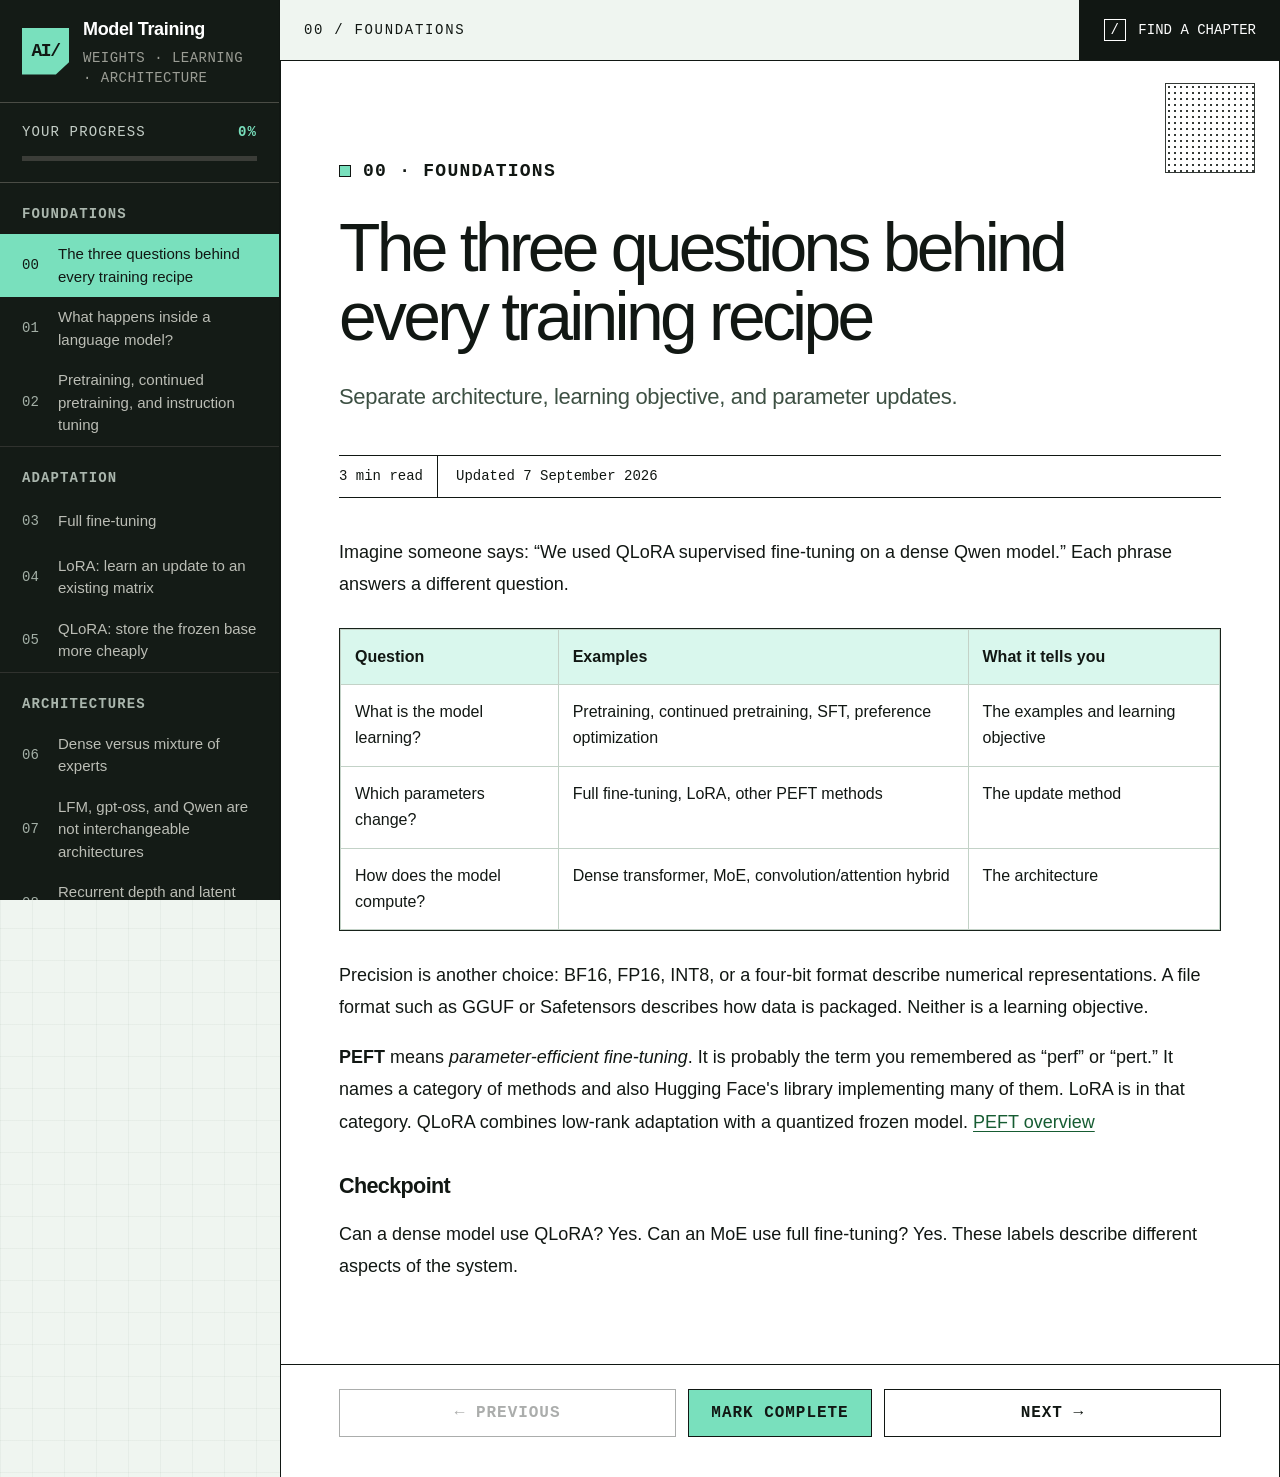
<file: model-training/index.html>
<!doctype html>
<html lang="en"><head><meta charset="utf-8"><meta name="viewport" content="width=device-width, initial-scale=1"><meta name="description" content="A practical guide to fine-tuning, PEFT, LoRA, QLoRA, dense and MoE models, and Liquid, gpt-oss, and Qwen architectures."><meta name="theme-color" content="#a8e6b5"><title>Model Training Field Guide</title><link rel="stylesheet" href="./base.css"><link rel="stylesheet" href="./styles.css?v=2"><link rel="stylesheet" href="../layout.css?v=1"></head>
<body data-guide-id="model-training"><a class="skip-link" href="#lesson">Skip to lesson</a><div class="shell"><aside class="sidebar" id="sidebar"><a class="brand" href="#orientation"><span class="brand-mark">AI/</span><span><strong>Model Training</strong><small>WEIGHTS · LEARNING · ARCHITECTURE</small></span></a><div class="progress-card"><div class="progress-copy"><span>Your progress</span><strong id="progress-label">0%</strong></div><div class="progress-track" aria-hidden="true"><i id="progress-bar"></i></div></div><nav id="course-nav" aria-label="Field guide chapters"></nav><div class="sidebar-foot"><span class="status-dot"></span>CONCEPTS · EXAMPLES · CHECKPOINTS</div></aside>
<main><header class="topbar"><button class="menu-button" id="menu-button" type="button" aria-label="Open guide navigation" aria-expanded="false">☰</button><div class="crumb" id="crumb">00 / Start here</div><button class="key-hint" id="search-button" type="button"><kbd>/</kbd> Find a chapter</button></header><div class="lesson-stage"><a class="lesson-home-grid" href="../" aria-label="Return to Field Guide Library" title="Field Guide Library"></a><article id="lesson" tabindex="-1"><p class="eyebrow">00 · Foundations</p><h1>The three questions behind every training recipe</h1><p class="lede">Separate architecture, learning objective, and parameter updates.</p><div class="lesson-meta"><span>3 min read</span><span>Updated 7 September 2026</span></div><p>Imagine someone says: “We used QLoRA supervised fine-tuning on a dense Qwen model.” Each phrase answers a different question.</p>
<div class="table-scroll"><div class="table-wrap"><table><thead><tr><th style="text-align:left">Question</th><th style="text-align:left">Examples</th><th style="text-align:left">What it tells you</th></tr></thead><tbody><tr><td style="text-align:left">What is the model learning?</td><td style="text-align:left">Pretraining, continued pretraining, SFT, preference optimization</td><td style="text-align:left">The examples and learning objective</td></tr><tr><td style="text-align:left">Which parameters change?</td><td style="text-align:left">Full fine-tuning, LoRA, other PEFT methods</td><td style="text-align:left">The update method</td></tr><tr><td style="text-align:left">How does the model compute?</td><td style="text-align:left">Dense transformer, MoE, convolution/attention hybrid</td><td style="text-align:left">The architecture</td></tr></tbody></table></div></div>
<p>Precision is another choice: BF16, FP16, INT8, or a four-bit format describe numerical representations. A file format such as GGUF or Safetensors describes how data is packaged. Neither is a learning objective.</p>
<p><strong>PEFT</strong> means <em>parameter-efficient fine-tuning</em>. It is probably the term you remembered as “perf” or “pert.” It names a category of methods and also Hugging Face&#39;s library implementing many of them. LoRA is in that category. QLoRA combines low-rank adaptation with a quantized frozen model. <a href="https://huggingface.co/docs/peft/en/index" target="_blank" rel="noopener noreferrer">PEFT overview</a></p>
<h3>Checkpoint</h3>
<p>Can a dense model use QLoRA? Yes. Can an MoE use full fine-tuning? Yes. These labels describe different aspects of the system.</p></article></div><footer class="lesson-footer"><button id="previous" class="nav-button" type="button">← Previous</button><button id="complete" class="complete-button" type="button">Mark complete</button><button id="next" class="nav-button" type="button">Next →</button></footer><noscript><p>This guide uses JavaScript for chapter navigation. <a href="./read-all.html">Read every chapter on one page.</a></p></noscript></main></div>
<dialog id="search-dialog" aria-labelledby="search-label"><div class="search-box"><button class="search-close" type="button" onclick="this.closest('dialog').close()">Close</button><label id="search-label" for="search-input">Find a chapter</label><input id="search-input" type="search" placeholder="Try LoRA, QLoRA, PEFT, dense, or MoE" autocomplete="off"><div id="search-results"></div><small>Arrow keys select · Enter opens · Escape closes</small></div></dialog>
<script type="application/json" id="guide-data">{"slug":"model-training","storageKey":"model-training-progress-v1","title":"Model Training Field Guide"}</script><script type="application/json" id="course-data">[{"id":"orientation","group":"Foundations","title":"The three questions behind every training recipe","summary":"Separate architecture, learning objective, and parameter updates.","time":"3 min","level":"Foundations","terms":"The three questions behind every training recipe Separate architecture, learning objective, and parameter updates."},{"id":"inside-model","group":"Foundations","title":"What happens inside a language model?","summary":"Understand embeddings, attention, feed-forward networks, and training state.","time":"3 min","level":"Foundations","terms":"What happens inside a language model? Understand embeddings, attention, feed-forward networks, and training state."},{"id":"training-objectives","group":"Foundations","title":"Pretraining, continued pretraining, and instruction tuning","summary":"Distinguish scratch pretraining, CPT, SFT, preferences, and distillation.","time":"3 min","level":"Foundations","terms":"Pretraining, continued pretraining, and instruction tuning Distinguish scratch pretraining, CPT, SFT, preferences, and distillation."},{"id":"full-tuning","group":"Adaptation","title":"Full fine-tuning","summary":"What changes when you update the whole network.","time":"3 min","level":"Adaptation","terms":"Full fine-tuning What changes when you update the whole network."},{"id":"lora","group":"Adaptation","title":"LoRA: learn an update to an existing matrix","summary":"Understand rank, adapter targets, and merging with a worked matrix example.","time":"3 min","level":"Adaptation","terms":"LoRA: learn an update to an existing matrix Understand rank, adapter targets, and merging with a worked matrix example."},{"id":"qlora","group":"Adaptation","title":"QLoRA: store the frozen base more cheaply","summary":"How quantized frozen weights make adapter training more memory-efficient.","time":"3 min","level":"Adaptation","terms":"QLoRA: store the frozen base more cheaply How quantized frozen weights make adapter training more memory-efficient."},{"id":"dense-moe","group":"Architectures","title":"Dense versus mixture of experts","summary":"Understand routers, experts, and total versus active parameters.","time":"3 min","level":"Architectures","terms":"Dense versus mixture of experts Understand routers, experts, and total versus active parameters."},{"id":"model-families","group":"Architectures","title":"LFM, gpt-oss, and Qwen are not interchangeable architectures","summary":"Compare specific Liquid, OpenAI, and Qwen checkpoints.","time":"3 min","level":"Architectures","terms":"LFM, gpt-oss, and Qwen are not interchangeable architectures Compare specific Liquid, OpenAI, and Qwen checkpoints."},{"id":"recurrent-depth","group":"Architectures","title":"Recurrent depth and latent reasoning","summary":"How repeated computation differs from additional parameters.","time":"3 min","level":"Architectures","terms":"Recurrent depth and latent reasoning How repeated computation differs from additional parameters."},{"id":"read-checkpoint","group":"Practice and reference","title":"Read a checkpoint before choosing a recipe","summary":"Read the configuration before choosing training software.","time":"3 min","level":"Practice and reference","terms":"Read a checkpoint before choosing a recipe Read the configuration before choosing training software."},{"id":"memory-time","group":"Practice and reference","title":"Memory and time without false precision","summary":"Calculate memory and time from a measured workload.","time":"3 min","level":"Practice and reference","terms":"Memory and time without false precision Calculate memory and time from a measured workload."},{"id":"experiment","group":"Practice and reference","title":"Make a small adaptation experiment informative","summary":"Design a small, useful adaptation comparison.","time":"3 min","level":"Practice and reference","terms":"Make a small adaptation experiment informative Design a small, useful adaptation comparison."},{"id":"deployment","group":"Practice and reference","title":"Export and deployment","summary":"Preserve the exact base, tokenizer, adapters, and tested exports.","time":"3 min","level":"Practice and reference","terms":"Export and deployment Preserve the exact base, tokenizer, adapters, and tested exports."},{"id":"glossary","group":"Practice and reference","title":"Pocket glossary","summary":"A compact reference for the terms in model training.","time":"3 min","level":"Practice and reference","terms":"Pocket glossary A compact reference for the terms in model training."},{"id":"self-test","group":"Practice and reference","title":"Self-test","summary":"Check your understanding with common misconceptions.","time":"3 min","level":"Practice and reference","terms":"Self-test Check your understanding with common misconceptions."}]</script><template id="lesson-orientation"><p class="eyebrow">00 · Foundations</p><h1>The three questions behind every training recipe</h1><p class="lede">Separate architecture, learning objective, and parameter updates.</p><div class="lesson-meta"><span>3 min read</span><span>Updated 7 September 2026</span></div><p>Imagine someone says: “We used QLoRA supervised fine-tuning on a dense Qwen model.” Each phrase answers a different question.</p>
<div class="table-scroll"><div class="table-wrap"><table><thead><tr><th style="text-align:left">Question</th><th style="text-align:left">Examples</th><th style="text-align:left">What it tells you</th></tr></thead><tbody><tr><td style="text-align:left">What is the model learning?</td><td style="text-align:left">Pretraining, continued pretraining, SFT, preference optimization</td><td style="text-align:left">The examples and learning objective</td></tr><tr><td style="text-align:left">Which parameters change?</td><td style="text-align:left">Full fine-tuning, LoRA, other PEFT methods</td><td style="text-align:left">The update method</td></tr><tr><td style="text-align:left">How does the model compute?</td><td style="text-align:left">Dense transformer, MoE, convolution/attention hybrid</td><td style="text-align:left">The architecture</td></tr></tbody></table></div></div>
<p>Precision is another choice: BF16, FP16, INT8, or a four-bit format describe numerical representations. A file format such as GGUF or Safetensors describes how data is packaged. Neither is a learning objective.</p>
<p><strong>PEFT</strong> means <em>parameter-efficient fine-tuning</em>. It is probably the term you remembered as “perf” or “pert.” It names a category of methods and also Hugging Face&#39;s library implementing many of them. LoRA is in that category. QLoRA combines low-rank adaptation with a quantized frozen model. <a href="https://huggingface.co/docs/peft/en/index" target="_blank" rel="noopener noreferrer">PEFT overview</a></p>
<h3>Checkpoint</h3>
<p>Can a dense model use QLoRA? Yes. Can an MoE use full fine-tuning? Yes. These labels describe different aspects of the system.</p></template>
<template id="lesson-inside-model"><p class="eyebrow">01 · Foundations</p><h1>What happens inside a language model?</h1><p class="lede">Understand embeddings, attention, feed-forward networks, and training state.</p><div class="lesson-meta"><span>3 min read</span><span>Updated 7 September 2026</span></div><p>A tokenizer converts text into token IDs. An embedding table turns each ID into a vector: a list of numbers representing that token. A series of blocks transforms those vectors. An output projection produces scores for the possible next tokens.</p>
<pre><code class="language-text">Text → token IDs → embeddings → model blocks → next-token scores</code></pre>
<p>Most decoder transformers contain attention and feed-forward computations within each block, together with normalization and residual connections.</p>
<p><strong>Attention</strong> lets a token use information from other visible tokens. In causal language modeling, it cannot read future tokens. Queries, keys, and values are learned projections used to calculate which earlier positions matter.</p>
<p><strong>The feed-forward network</strong>, also called an MLP or FFN, transforms each token&#39;s current representation. A gated MLP such as SwiGLU uses one learned branch to modulate another. Attention and MLPs both contribute to knowledge and reasoning; there is no clean “memory department” versus “thinking department.”</p>
<p><strong>Residual connections</strong> add a block&#39;s contribution back to its input. <strong>Normalization</strong> controls activation scale. <strong>RoPE</strong> introduces positional information into attention. <strong>GQA</strong>, grouped-query attention, shares key/value heads across multiple query heads, reducing the size of the attention cache relative to ordinary multi-head attention.</p>
<p>Weights are learned numbers stored in the checkpoint. Activations are temporary numbers calculated for the current input. Gradients describe how changing trainable weights would affect the loss. Optimizer state holds additional numbers used to choose updates.</p>
<h3>Checkpoint</h3>
<p>A checkpoint fits in memory for inference. Does full training necessarily fit? No: training adds gradients, optimizer state, saved activations, and temporary buffers.</p></template>
<template id="lesson-training-objectives"><p class="eyebrow">02 · Foundations</p><h1>Pretraining, continued pretraining, and instruction tuning</h1><p class="lede">Distinguish scratch pretraining, CPT, SFT, preferences, and distillation.</p><div class="lesson-meta"><span>3 min read</span><span>Updated 7 September 2026</span></div><p><strong>Pretraining from scratch</strong> begins with newly initialized parameters. Next-token prediction over a broad corpus teaches language, code, factual associations, and patterns of reasoning. “From scratch” does not mean that the tokenizer, architecture, and software must also be invented from scratch.</p>
<p><strong>Continued pretraining</strong>, or CPT, starts from an existing checkpoint and continues language-model training. A corpus of technical documents can shift the model toward a domain. It may also erode other capabilities if the mixture is too narrow.</p>
<p><strong>Supervised fine-tuning</strong>, or SFT, trains on examples of the desired response to an input. For a documentation assistant, an example might contain a question, the relevant documentation, and a concise answer citing that documentation. Many conversational SFT setups calculate loss only on assistant responses, rather than teaching the model to reproduce user messages.</p>
<p><strong>Preference optimization</strong>, such as DPO, uses preferred and dispreferred answers to adjust behavior. <strong>Reinforcement learning</strong> uses rewards or feedback from outcomes. Neither automatically supplies factual knowledge or makes a flawed reward trustworthy.</p>
<p><strong>Distillation</strong> transfers behavior from a teacher into a student through outputs or other training signals. The teacher can produce mistakes; teacher-generated text still needs evaluation.</p>
<div class="table-scroll"><div class="table-wrap"><table><thead><tr><th style="text-align:left">Starting checkpoint</th><th style="text-align:left">Already learned</th><th style="text-align:left">Typical next step</th></tr></thead><tbody><tr><td style="text-align:left">Base</td><td style="text-align:left">General language-model behavior</td><td style="text-align:left">CPT and/or SFT</td></tr><tr><td style="text-align:left">Instruct</td><td style="text-align:left">Language plus instruction-following behavior</td><td style="text-align:left">Focused SFT</td></tr><tr><td style="text-align:left">Thinking</td><td style="text-align:left">A post-training recipe emphasizing reasoning behavior</td><td style="text-align:left">Task-specific evaluation before adaptation</td></tr></tbody></table></div></div>
<p>“Instruct” is a training history, not a different fundamental architecture. A base model can sometimes answer instructions through prompting, but dependable conversational behavior usually benefits from instruction tuning. Adding a chat template alone does not teach that behavior.</p>
<h3>Checkpoint</h3>
<p>Can CPT use LoRA? Yes. Can SFT update every weight? Yes. The objective and update method are independent.</p></template>
<template id="lesson-full-tuning"><p class="eyebrow">03 · Adaptation</p><h1>Full fine-tuning</h1><p class="lede">What changes when you update the whole network.</p><div class="lesson-meta"><span>3 min read</span><span>Updated 7 September 2026</span></div><p>Full fine-tuning updates all the model parameters selected for training, typically the entire network. It gives the optimizer broad freedom to adapt representations.</p>
<p>That flexibility costs memory. A common mixed-precision Adam accounting is approximately 16 bytes per parameter: two bytes for weights, two for gradients, four for a master copy, and eight for two optimizer moments. Implementations differ: master copies may be absent, gradients may use FP32, and optimizer state can be compressed or sharded.</p>
<p>For 1.2 billion parameters, that illustrative accounting gives <strong>19.2GB of training state before activations and buffers</strong>. It is not a universal requirement or proof that training fits in 24GB.</p>
<p>Full tuning can be useful when adaptation requires extensive representation changes. It is not guaranteed to outperform a well-tuned adapter, especially on a small dataset. Learning rate, coverage, regularization, and evaluation matter at least as much as the label on the method.</p></template>
<template id="lesson-lora"><p class="eyebrow">04 · Adaptation</p><h1>LoRA: learn an update to an existing matrix</h1><p class="lede">Understand rank, adapter targets, and merging with a worked matrix example.</p><div class="lesson-meta"><span>3 min read</span><span>Updated 7 September 2026</span></div><p>LoRA freezes an original weight matrix and learns two smaller matrices whose product modifies its output:</p>
<pre><code class="language-text">W_effective = W_frozen + scale × B × A</code></pre>
<p>Suppose W has 2,048 rows and 2,048 columns. It contains 4,194,304 parameters. With rank 16, A and B together contain:</p>
<pre><code class="language-text">16 × (2048 + 2048) = 65,536 trainable parameters</code></pre>
<p>That is about 1.56% of the original matrix&#39;s parameter count. The saving applies to this example matrix, not automatically to the whole network.</p>
<p><strong>Rank</strong> sets the size of the low-rank update. Higher rank gives more update capacity and costs more memory, but does not guarantee better quality. <strong>Alpha</strong> scales the update; ordinary LoRA commonly uses alpha divided by rank, while variants can scale differently. <strong>Target modules</strong> specify where adapters are installed. <strong>Dropout</strong> can regularize adapters.</p>
<p>Targets must match the actual model implementation. Some models expose separate attention projections; others pack them into one tensor. Expert weights may be stored as three-dimensional parameters rather than ordinary linear layers. A recipe copied from another model can adapt the wrong parts or fail entirely.</p>
<p>The frozen base still participates in forward computation, and gradients must propagate through relevant operations to reach adapters. LoRA does not make training as cheap as updating only its small parameter count might suggest.</p>
<p>Adapters can be stored separately and switched, or merged into compatible base weights. An unmerged adapter needs its exact base checkpoint and configuration. Merging adds the learned update into the weights; it does not give the model billions of new independent parameters. <a href="https://huggingface.co/docs/peft/main/conceptual<em>guides/lora" target="</em>blank" rel="noopener noreferrer">LoRA conceptual guide</a></p>
<h3>Checkpoint</h3>
<p>If an adapter is 100MB, is the whole adapted model 100MB? No. The base checkpoint is still needed unless the adapter has been merged into a full checkpoint.</p></template>
<template id="lesson-qlora"><p class="eyebrow">05 · Adaptation</p><h1>QLoRA: store the frozen base more cheaply</h1><p class="lede">How quantized frozen weights make adapter training more memory-efficient.</p><div class="lesson-meta"><span>3 min read</span><span>Updated 7 September 2026</span></div><p>QLoRA keeps a quantized base model frozen and learns adapters. The original work introduced NF4, double quantization, and paged optimizers as parts of its memory-efficient approach. Modern tools sometimes use “QLoRA” more loosely for low-bit frozen-base LoRA. <a href="https://arxiv.org/abs/2305.14314" target="_blank" rel="noopener noreferrer">QLoRA paper</a></p>
<p>Storage precision and compute precision are different. Four-bit stored weights are dequantized for computation; adapter arithmetic commonly uses BF16 or FP16. The optimizer does not ordinarily update the four-bit base values.</p>
<p>QLoRA buys memory headroom, not guaranteed speed. Dequantization and kernel support can reduce throughput. The extra room may nevertheless permit a better batch size or sequence length.</p>
<p>For a small 1.2B model, ordinary BF16 LoRA is a sensible baseline if it fits. For a larger model or a longer context, QLoRA can make the experiment feasible. Exact support must be checked for the architecture and training stack. <a href="https://huggingface.co/docs/peft/developer<em>guides/quantization" target="</em>blank" rel="noopener noreferrer">PEFT quantization guide</a></p>
<div class="table-scroll"><div class="table-wrap"><table><thead><tr><th style="text-align:left">Property</th><th style="text-align:left">Full fine-tuning</th><th style="text-align:left">LoRA</th><th style="text-align:left">QLoRA</th></tr></thead><tbody><tr><td style="text-align:left">Base weights</td><td style="text-align:left">Trainable</td><td style="text-align:left">Frozen</td><td style="text-align:left">Frozen and quantized</td></tr><tr><td style="text-align:left">Main learned change</td><td style="text-align:left">Original parameters</td><td style="text-align:left">Adapter matrices</td><td style="text-align:left">Adapter matrices</td></tr><tr><td style="text-align:left">Optimizer memory</td><td style="text-align:left">Usually largest</td><td style="text-align:left">Usually much smaller</td><td style="text-align:left">Usually much smaller</td></tr><tr><td style="text-align:left">Base-weight memory</td><td style="text-align:left">Depends on training precision</td><td style="text-align:left">Usually BF16/FP16</td><td style="text-align:left">Usually four-bit plus metadata</td></tr><tr><td style="text-align:left">Quantization error during training</td><td style="text-align:left">Depends on implementation</td><td style="text-align:left">Usually absent from base storage</td><td style="text-align:left">Present in base representation</td></tr><tr><td style="text-align:left">Deployment artifact</td><td style="text-align:left">Full checkpoint</td><td style="text-align:left">Base plus adapter, or merged</td><td style="text-align:left">Quantized base plus adapter, or tested merged export</td></tr><tr><td style="text-align:left">Best quality automatically?</td><td style="text-align:left">No</td><td style="text-align:left">No</td><td style="text-align:left">No</td></tr></tbody></table></div></div>
<p>Other PEFT methods include learned prompt vectors, prefix tuning, IA3 scaling vectors, and variants such as DoRA. They modify different parts of the computation. PEFT is the umbrella, not a competitor to LoRA.</p></template>
<template id="lesson-dense-moe"><p class="eyebrow">06 · Architectures</p><h1>Dense versus mixture of experts</h1><p class="lede">Understand routers, experts, and total versus active parameters.</p><div class="lesson-meta"><span>3 min read</span><span>Updated 7 September 2026</span></div><p>In a <strong>dense</strong> model, tokens use the same feed-forward networks. Dense does not mean every embedding row or scalar participates in every operation; it describes the absence of sparse expert routing in this comparison.</p>
<p>In a <strong>mixture-of-experts model</strong>, an MoE block contains several feed-forward networks. A router selects a small subset for each token and combines their outputs. Attention and other shared components usually remain shared.</p>
<pre><code class="language-text">Dense: token → shared feed-forward network → output
MoE:   token → router → selected experts → weighted combination</code></pre>
<p>An “expert” is a learned subnet, not a separate chatbot or an assigned subject specialist. One is not necessarily the Python expert and another the history expert. Specialization emerges from training and may not match human categories.</p>
<p><strong>Total parameters</strong> measures stored model capacity. <strong>Active parameters</strong> describes the subset involved per token under the publisher&#39;s convention. Both matter, but neither is a precise latency prediction.</p>
<p>An illustrative 20B-total/3B-active model still needs access to its 20B weights. Full training also needs state for trainable experts, even if a particular token does not select them. Across a batch, many or all experts may receive tokens. Routing, communication, and memory traffic make its speed different from a dense 3B model.</p>
<p>Top-k routing means selecting k experts per token in each MoE layer. It is unrelated to top-k sampling, which limits candidate output tokens during generation.</p>
<h3>Checkpoint</h3>
<p>Can you size MoE training memory using only active parameters? No. Start from total trainable parameters and account for the actual sharding and precision scheme.</p></template>
<template id="lesson-model-families"><p class="eyebrow">07 · Architectures</p><h1>LFM, gpt-oss, and Qwen are not interchangeable architectures</h1><p class="lede">Compare specific Liquid, OpenAI, and Qwen checkpoints.</p><div class="lesson-meta"><span>3 min read</span><span>Updated 7 September 2026</span></div><h3>Liquid LFM2 and LFM2.5</h3>
<p>LFM2 combines gated short convolution blocks with attention blocks. Convolution processes local sequential patterns; attention provides access to broader context. This hybrid changes the balance of computation and cache requirements.</p>
<p>The LFM2.5-1.2B family is a dense hybrid. Larger LFM MoE checkpoints add sparse feed-forward experts to the hybrid backbone. Thus a model can be both <strong>hybrid</strong> and <strong>MoE</strong>: those words describe different design choices.</p>
<p>Liquid&#39;s LFM2-24B-A2B uses 40 layers, 64 experts per MoE block, and top-4 routing. Its stated active count is approximately 2.3B, illustrating that the A2B name is rounded. Convolution and attention counts vary by checkpoint. <a href="https://www.liquid.ai/blog/lfm2-24b-a2b" target="_blank" rel="noopener noreferrer">Liquid architecture explanation</a></p>
<p>For adaptation, inspect attention, MLP/expert, and convolution projection modules. A default adapter recipe that only knows transformer attention names can miss useful trainable locations. “Liquid” does not mean the model rewrites its weights while you chat.</p>
<h3>OpenAI gpt-oss</h3>
<p>gpt-oss-20b is an open-weight MoE model with approximately 21B total and 3.6B active parameters. It can be fine-tuned. Those numbers describe a much larger stored model than a dense 3.6B checkpoint. <a href="https://developers.openai.com/api/docs/models/gpt-oss-20b" target="_blank" rel="noopener noreferrer">Official gpt-oss-20b documentation</a></p>
<p>For practical training, verify support for its expert tensors, checkpoint precision, and conversation format. A quantized inference checkpoint that fits on a GPU does not establish that the same GPU can run full training. Generic “four-bit supported” claims do not establish compatibility with every four-bit format.</p>
<h3>Qwen</h3>
<p>Qwen is a family name, not one fixed architecture. Qwen2.5-Coder-1.5B is a dense transformer with grouped-query attention and code-focused training. Qwen3 includes both dense models and sparse MoE models, such as Qwen3-30B-A3B. <a href="https://huggingface.co/Qwen/Qwen2.5-Coder-1.5B" target="<em>blank" rel="noopener noreferrer">Qwen2.5-Coder model card</a>, <a href="https://qwenlm.github.io/blog/qwen3/" target="</em>blank" rel="noopener noreferrer">Qwen3 architecture lineup</a></p>
<p>Do not infer the architecture of another Qwen generation from those examples. Identify the complete checkpoint name, then inspect its model card, configuration, and supported implementation.</p>
<div class="table-scroll"><div class="table-wrap"><table><thead><tr><th style="text-align:left">Example</th><th style="text-align:left">Token processing</th><th style="text-align:left">Feed-forward structure</th><th style="text-align:left">Main practical implication</th></tr></thead><tbody><tr><td style="text-align:left">LFM2.5-1.2B</td><td style="text-align:left">Convolution/attention hybrid</td><td style="text-align:left">Dense</td><td style="text-align:left">Check hybrid training and adapter support</td></tr><tr><td style="text-align:left">LFM2-24B-A2B</td><td style="text-align:left">Convolution/attention hybrid</td><td style="text-align:left">MoE</td><td style="text-align:left">Sparse compute, large total weight storage</td></tr><tr><td style="text-align:left">gpt-oss-20b</td><td style="text-align:left">Transformer attention</td><td style="text-align:left">MoE</td><td style="text-align:left">Format and expert implementation matter</td></tr><tr><td style="text-align:left">Qwen2.5-Coder-1.5B</td><td style="text-align:left">Transformer attention</td><td style="text-align:left">Dense</td><td style="text-align:left">Small code-focused baseline</td></tr><tr><td style="text-align:left">Qwen3-30B-A3B</td><td style="text-align:left">Transformer attention</td><td style="text-align:left">MoE</td><td style="text-align:left">Total size and active size differ</td></tr></tbody></table></div></div>
<h3>Checkpoint</h3>
<p>Is “hybrid versus MoE” a valid either/or choice? No. Hybrid describes the mix of token-processing blocks; MoE describes sparse expert selection.</p></template>
<template id="lesson-recurrent-depth"><p class="eyebrow">08 · Architectures</p><h1>Recurrent depth and latent reasoning</h1><p class="lede">How repeated computation differs from additional parameters.</p><div class="lesson-meta"><span>3 min read</span><span>Updated 7 September 2026</span></div><p>The Huginn paper from our conversation explores repeated use of a shared recurrent block. Extra iterations add computation without adding an independent set of weights for every iteration. <a href="https://arxiv.org/abs/2502.05171" target="_blank" rel="noopener noreferrer">Huginn paper</a></p>
<p>This is different from LFM&#39;s short convolution and from MoE routing. More iterations can improve some tasks after suitable training, but do not guarantee improvement on every task. A model&#39;s computational depth is not the same as its independent parameter capacity.</p>
<p>A standard LFM checkpoint does not acquire Huginn-style reasoning merely because you apply LoRA. Introducing recurrence changes the forward computation and creates a separate architecture experiment. A “Thinking” suffix alone also does not establish latent recurrence.</p></template>
<template id="lesson-read-checkpoint"><p class="eyebrow">09 · Practice and reference</p><h1>Read a checkpoint before choosing a recipe</h1><p class="lede">Read the configuration before choosing training software.</p><div class="lesson-meta"><span>3 min read</span><span>Updated 7 September 2026</span></div><p>Record the exact model revision, tokenizer revision, license, and implementation version. Then inspect:</p>
<div class="table-scroll"><div class="table-wrap"><table><thead><tr><th style="text-align:left">Configuration field</th><th style="text-align:left">Meaning</th></tr></thead><tbody><tr><td style="text-align:left">model_type / architectures</td><td style="text-align:left">Implementation class to load</td></tr><tr><td style="text-align:left">hidden_size</td><td style="text-align:left">Width of the internal token representation</td></tr><tr><td style="text-align:left">num<em>hidden</em>layers</td><td style="text-align:left">Number of blocks</td></tr><tr><td style="text-align:left">intermediate_size</td><td style="text-align:left">Feed-forward expansion width</td></tr><tr><td style="text-align:left">num<em>attention</em>heads / num<em>key</em>value_heads</td><td style="text-align:left">Attention and GQA structure</td></tr><tr><td style="text-align:left">num<em>experts / num</em>experts<em>per</em>tok</td><td style="text-align:left">Available and selected experts</td></tr><tr><td style="text-align:left">layer_types</td><td style="text-align:left">Hybrid block schedule, if exposed</td></tr><tr><td style="text-align:left">vocab<em>size / tie</em>word_embeddings</td><td style="text-align:left">Token table size and weight sharing</td></tr><tr><td style="text-align:left">max<em>position</em>embeddings</td><td style="text-align:left">Configured positional limit, not a quality guarantee</td></tr><tr><td style="text-align:left">quantization_config</td><td style="text-align:left">Weight representation and loading requirements</td></tr></tbody></table></div></div>
<p>Field names vary. Inspect the actual module tree before selecting LoRA targets. A load-only smoke test is insufficient: perform a forward pass, backward pass, optimizer step, checkpoint save, and reload. Verify which parameters received gradients.</p></template>
<template id="lesson-memory-time"><p class="eyebrow">10 · Practice and reference</p><h1>Memory and time without false precision</h1><p class="lede">Calculate memory and time from a measured workload.</p><div class="lesson-meta"><span>3 min read</span><span>Updated 7 September 2026</span></div><p>Approximate weight storage is parameters multiplied by bytes per parameter. For a 1.2B model, BF16 weights use roughly 2.4GB; ideal packed four-bit weights use 0.6GB. Quantization metadata, unquantized tensors, and runtime allocations increase those figures.</p>
<p>Training memory includes weights, gradients, optimizer state, activations, temporary buffers, and allocator overhead. Longer sequences and larger microbatches increase activation memory. During inference, the KV cache grows with sequence length and concurrent requests.</p>
<p><strong>Gradient accumulation</strong> combines multiple small batches before an update. It helps reach a larger effective batch, but does not shrink the memory required for one sequence. <strong>Gradient checkpointing</strong> recomputes activations during backward propagation to reduce memory. <strong>Offloading</strong> moves state to CPU RAM or disk and can introduce transfer bottlenecks.</p>
<p>For your 24GB RTX 4090, a small-model LoRA pilot is a reasonable starting point. Full training may fit with suitable precision and optimizer choices, but the exact sequence length and implementation decide. A Huginn QLoRA recipe also needs explicit compatibility validation; its earlier estimated fit and speed in this conversation were not measured.</p>
<p>Measure processed training tokens per second, not generation tokens per second:</p>
<pre><code class="language-text">training seconds = total processed training tokens / measured training tokens per second
GPU cost = elapsed hours × GPU count × price per GPU-hour</code></pre>
<p>Count repeat exposure: 50 million dataset tokens over three complete epochs is approximately 150 million processed tokens. Padding and packing can change useful-token throughput. Time evaluations, saving, and data stalls too.</p>
<p>Earlier runtime and rental figures in this conversation were planning scenarios, not validated benchmarks. Do not commit months or a rental budget from those numbers alone. A short representative timing run is enough for an initial estimate; a 100M-token benchmark is not required just to measure speed.</p>
<p>The often-cited 20 training tokens per parameter is an approximate compute-allocation result, not a minimum for intelligence or a training completion test. More high-quality tokens can help a fixed model, with diminishing returns. <a href="https://arxiv.org/abs/2203.15556" target="_blank" rel="noopener noreferrer">Compute-optimal training paper</a></p></template>
<template id="lesson-experiment"><p class="eyebrow">11 · Practice and reference</p><h1>Make a small adaptation experiment informative</h1><p class="lede">Design a small, useful adaptation comparison.</p><div class="lesson-meta"><span>3 min read</span><span>Updated 7 September 2026</span></div><p>Choose one measurable task, such as grounded documentation answers, defensive code-review explanations, or categorizing already-supplied findings. Keep examples and expected outputs explicit.</p>
<ol><li>Evaluate the original checkpoint on a held-out set.</li><li>Separate training and evaluation by source or repository before generating variants.</li><li>Run a small LoRA pilot using the model&#39;s supported training implementation.</li><li>Compare quality, memory, and throughput against the baseline.</li><li>Use QLoRA when memory is the constraint; compare quality on the same held-out examples.</li><li>Consider full tuning only when the experiment gives a reason to spend that extra memory and compute.</li></ol>
<p>Evaluate correct answers, unsupported claims, uncertainty, formatting, and general capability retention. Training loss can improve while useful performance gets worse. A lower refusal rate is not a measure of technical competence.</p>
<p>Oversampling important concepts changes how frequently they appear. Weighting their losses changes their contribution to the update. Both can overfit. Use diverse examples, nearby correct/incorrect comparisons, and held-out concept tests rather than endlessly repeating a few examples.</p>
<p>For reliable access to fresh facts, retrieval can be a better fit than embedding every document into weights. RAG supplies relevant documents at inference time; it does not update the model. RAG and fine-tuning can work together.</p></template>
<template id="lesson-deployment"><p class="eyebrow">12 · Practice and reference</p><h1>Export and deployment</h1><p class="lede">Preserve the exact base, tokenizer, adapters, and tested exports.</p><div class="lesson-meta"><span>3 min read</span><span>Updated 7 September 2026</span></div><p>Keep the base revision, tokenizer, chat template, adapter configuration, training configuration, and evaluation results together. Save resumable optimizer state when you need to continue training; adapter weights alone are not a complete training-resume checkpoint.</p>
<p>Test exports separately. A merged or requantized model can behave differently because of numerical changes or a mismatched template. An adapter trained against one quantized base is not guaranteed to give identical outputs when attached to another representation.</p>
<p>Safetensors stores tensors. GGUF packages model information for compatible runtimes. Neither means “instruct,” “LoRA,” or “intelligent.” Hardware support for inference and support for training are separate capabilities.</p></template>
<template id="lesson-glossary"><p class="eyebrow">13 · Practice and reference</p><h1>Pocket glossary</h1><p class="lede">A compact reference for the terms in model training.</p><div class="lesson-meta"><span>3 min read</span><span>Updated 7 September 2026</span></div><div class="table-scroll"><div class="table-wrap"><table><thead><tr><th style="text-align:left">Term</th><th style="text-align:left">Plain meaning</th></tr></thead><tbody><tr><td style="text-align:left">Parameter</td><td style="text-align:left">A learned number in the network</td></tr><tr><td style="text-align:left">Token</td><td style="text-align:left">A tokenizer-defined unit, not necessarily a word</td></tr><tr><td style="text-align:left">Epoch</td><td style="text-align:left">One pass over the selected dataset</td></tr><tr><td style="text-align:left">Step</td><td style="text-align:left">Usually one optimizer update; check the tool&#39;s convention</td></tr><tr><td style="text-align:left">Batch</td><td style="text-align:left">Examples or tokens processed together</td></tr><tr><td style="text-align:left">Loss</td><td style="text-align:left">The training objective&#39;s error signal</td></tr><tr><td style="text-align:left">Base</td><td style="text-align:left">A pretrained checkpoint without the named instruction post-training</td></tr><tr><td style="text-align:left">SFT</td><td style="text-align:left">Supervised fine-tuning on target responses</td></tr><tr><td style="text-align:left">CPT</td><td style="text-align:left">Continued language-model pretraining</td></tr><tr><td style="text-align:left">PEFT</td><td style="text-align:left">Methods adapting a limited subset of parameters</td></tr><tr><td style="text-align:left">LoRA</td><td style="text-align:left">Learned low-rank weight updates</td></tr><tr><td style="text-align:left">QLoRA</td><td style="text-align:left">LoRA with a quantized frozen base</td></tr><tr><td style="text-align:left">Dense</td><td style="text-align:left">No sparse expert selection in the compared feed-forward blocks</td></tr><tr><td style="text-align:left">MoE</td><td style="text-align:left">Routed selection among feed-forward expert networks</td></tr><tr><td style="text-align:left">Active parameters</td><td style="text-align:left">Parameters involved per token under a stated counting convention</td></tr><tr><td style="text-align:left">Hybrid</td><td style="text-align:left">A mixture of computation block types; specify which types</td></tr><tr><td style="text-align:left">Distillation</td><td style="text-align:left">Learning from a teacher&#39;s outputs or signals</td></tr><tr><td style="text-align:left">RAG</td><td style="text-align:left">Retrieving context for a model at inference time</td></tr><tr><td style="text-align:left">Quantization</td><td style="text-align:left">Representing numbers with fewer bits</td></tr></tbody></table></div></div></template>
<template id="lesson-self-test"><p class="eyebrow">14 · Practice and reference</p><h1>Self-test</h1><p class="lede">Check your understanding with common misconceptions.</p><div class="lesson-meta"><span>3 min read</span><span>Updated 7 September 2026</span></div><p><strong>“I used PEFT instead of LoRA.”</strong> Usually a category error: LoRA is a PEFT method.</p>
<p><strong>“QLoRA trains every weight at four bits.”</strong> False: the quantized base is normally frozen; adapters are trained at a higher precision.</p>
<p><strong>“An MoE with 3B active needs the memory of a dense 3B.”</strong> False: total weights and trainable state still matter.</p>
<p><strong>“LFM is hybrid, so it cannot be dense.”</strong> False: a hybrid backbone can use dense feed-forward layers.</p>
<p><strong>“Giving a normal model more recurrent loops guarantees better reasoning.”</strong> False: it needs an appropriate architecture and training, and improvements require evaluation.</p>
<p><strong>“If my adapter changes fewer weights, it cannot learn new information.”</strong> False: adapters can learn new information and behavior, although capacity and reliability are limited.</p>
<p><strong>“My 1.2B model needs exactly 24B tokens to become smart.”</strong> False: scaling heuristics guide compute allocation; usefulness is measured on the task.</p>
<p><strong>Final exercise:</strong> Describe your intended model in one sentence containing its exact checkpoint, training objective, update method, precision, and evaluation task. If those five choices are clear, you can discuss a training plan without confusing architecture with adaptation.</p></template><script src="../appearance.js?v=2"></script><script src="./app.js"></script></body></html>
</file>
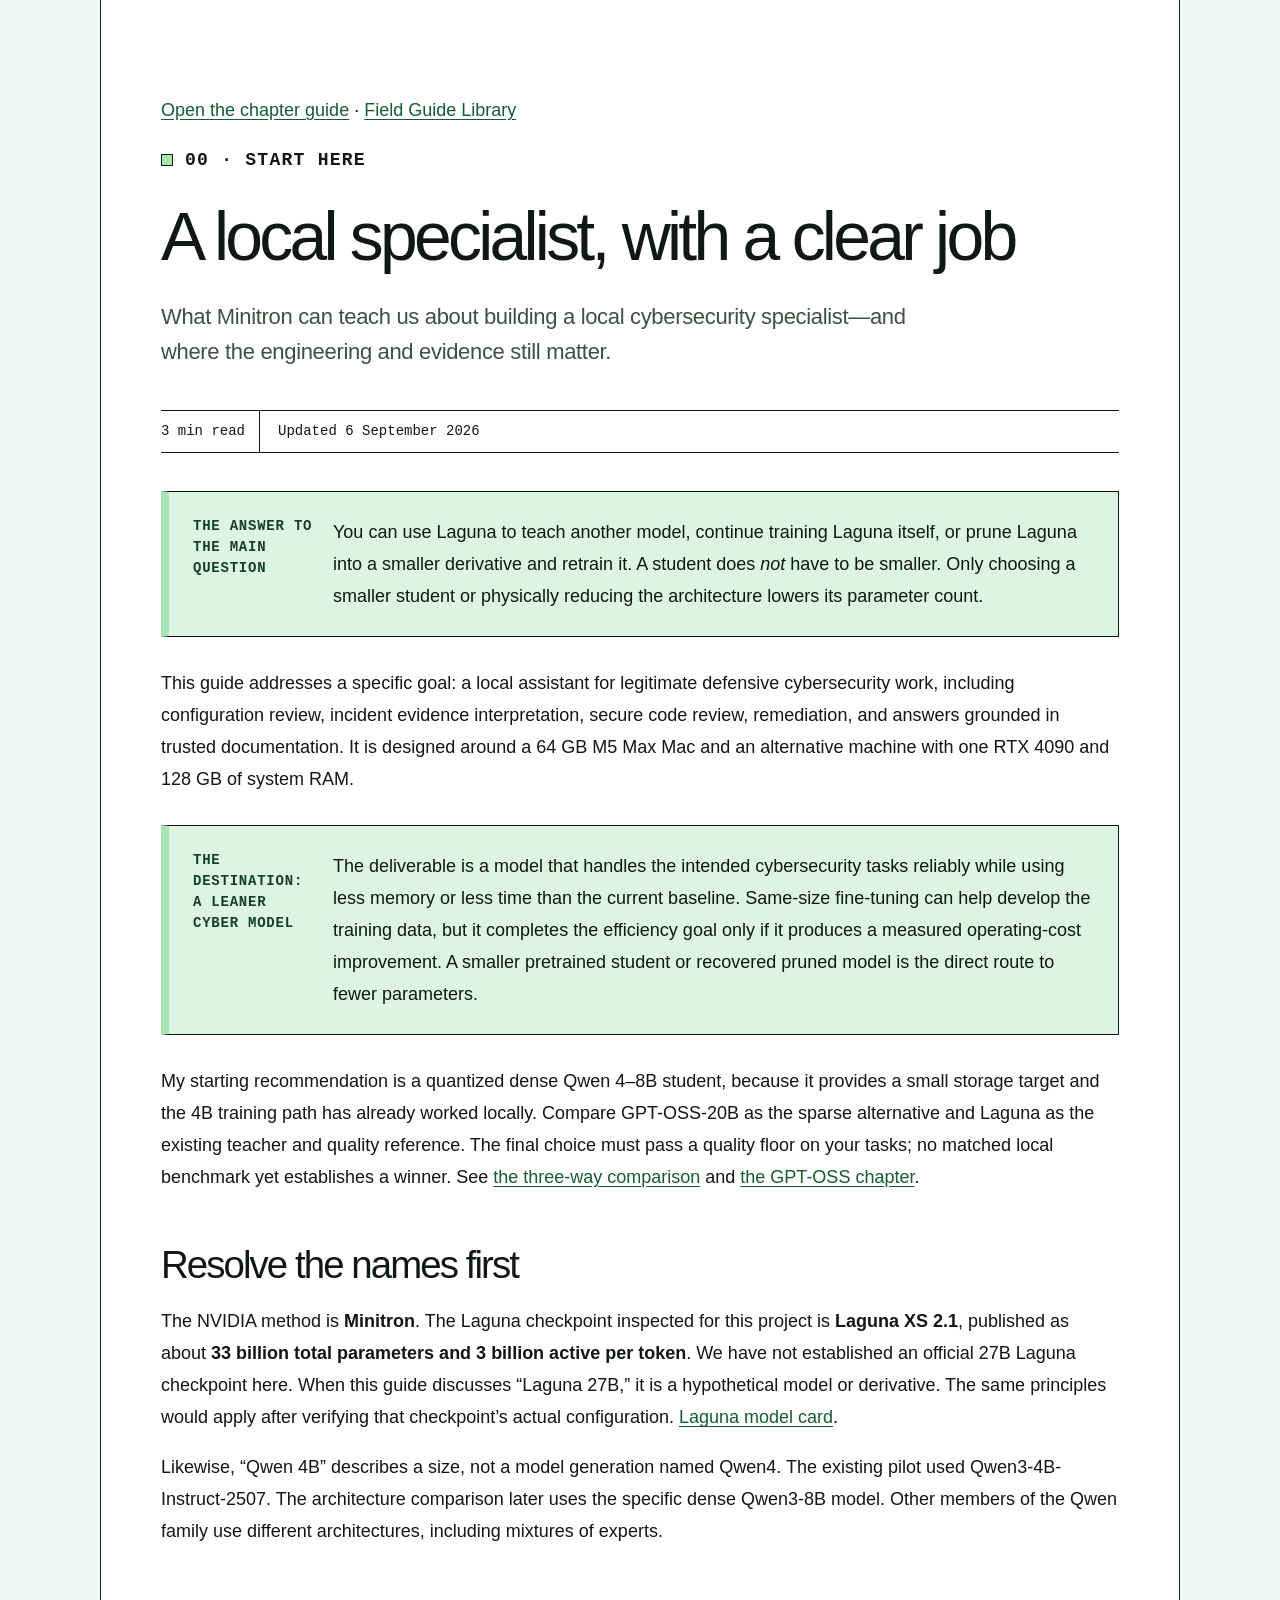
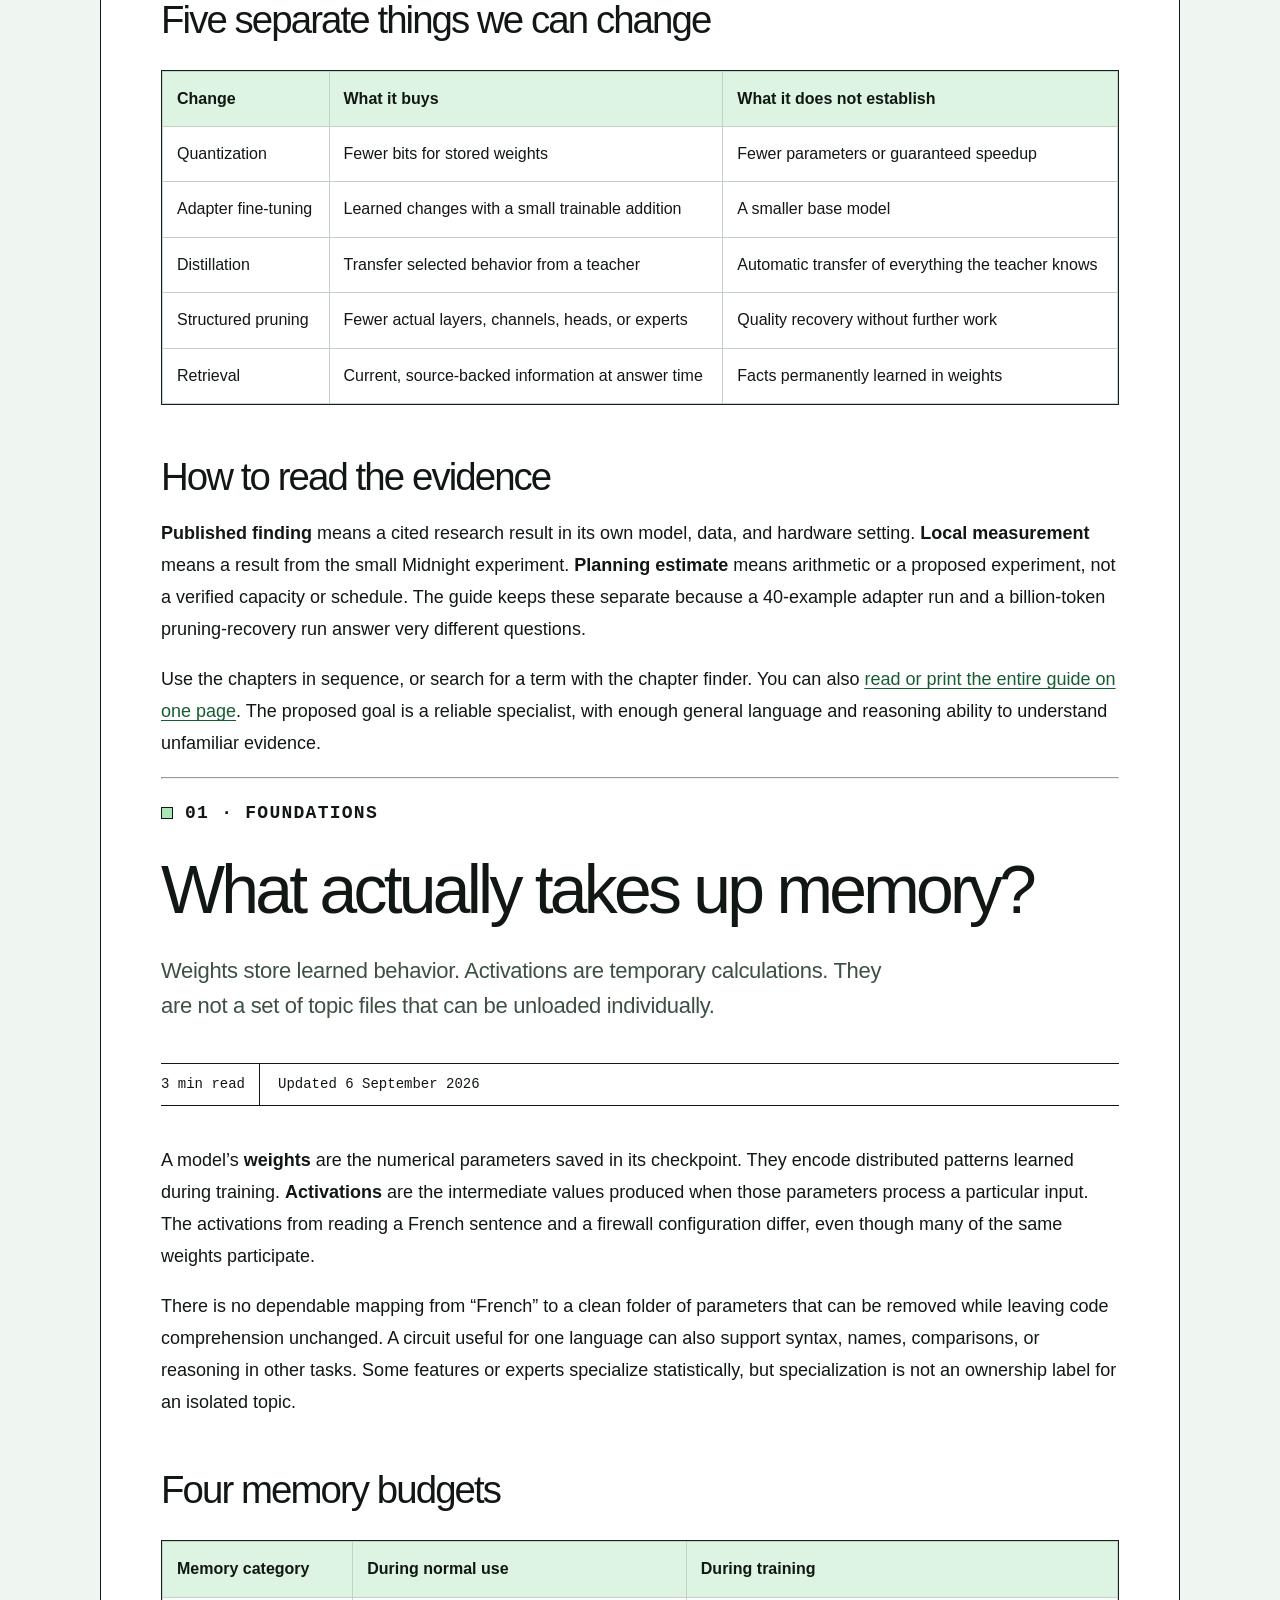
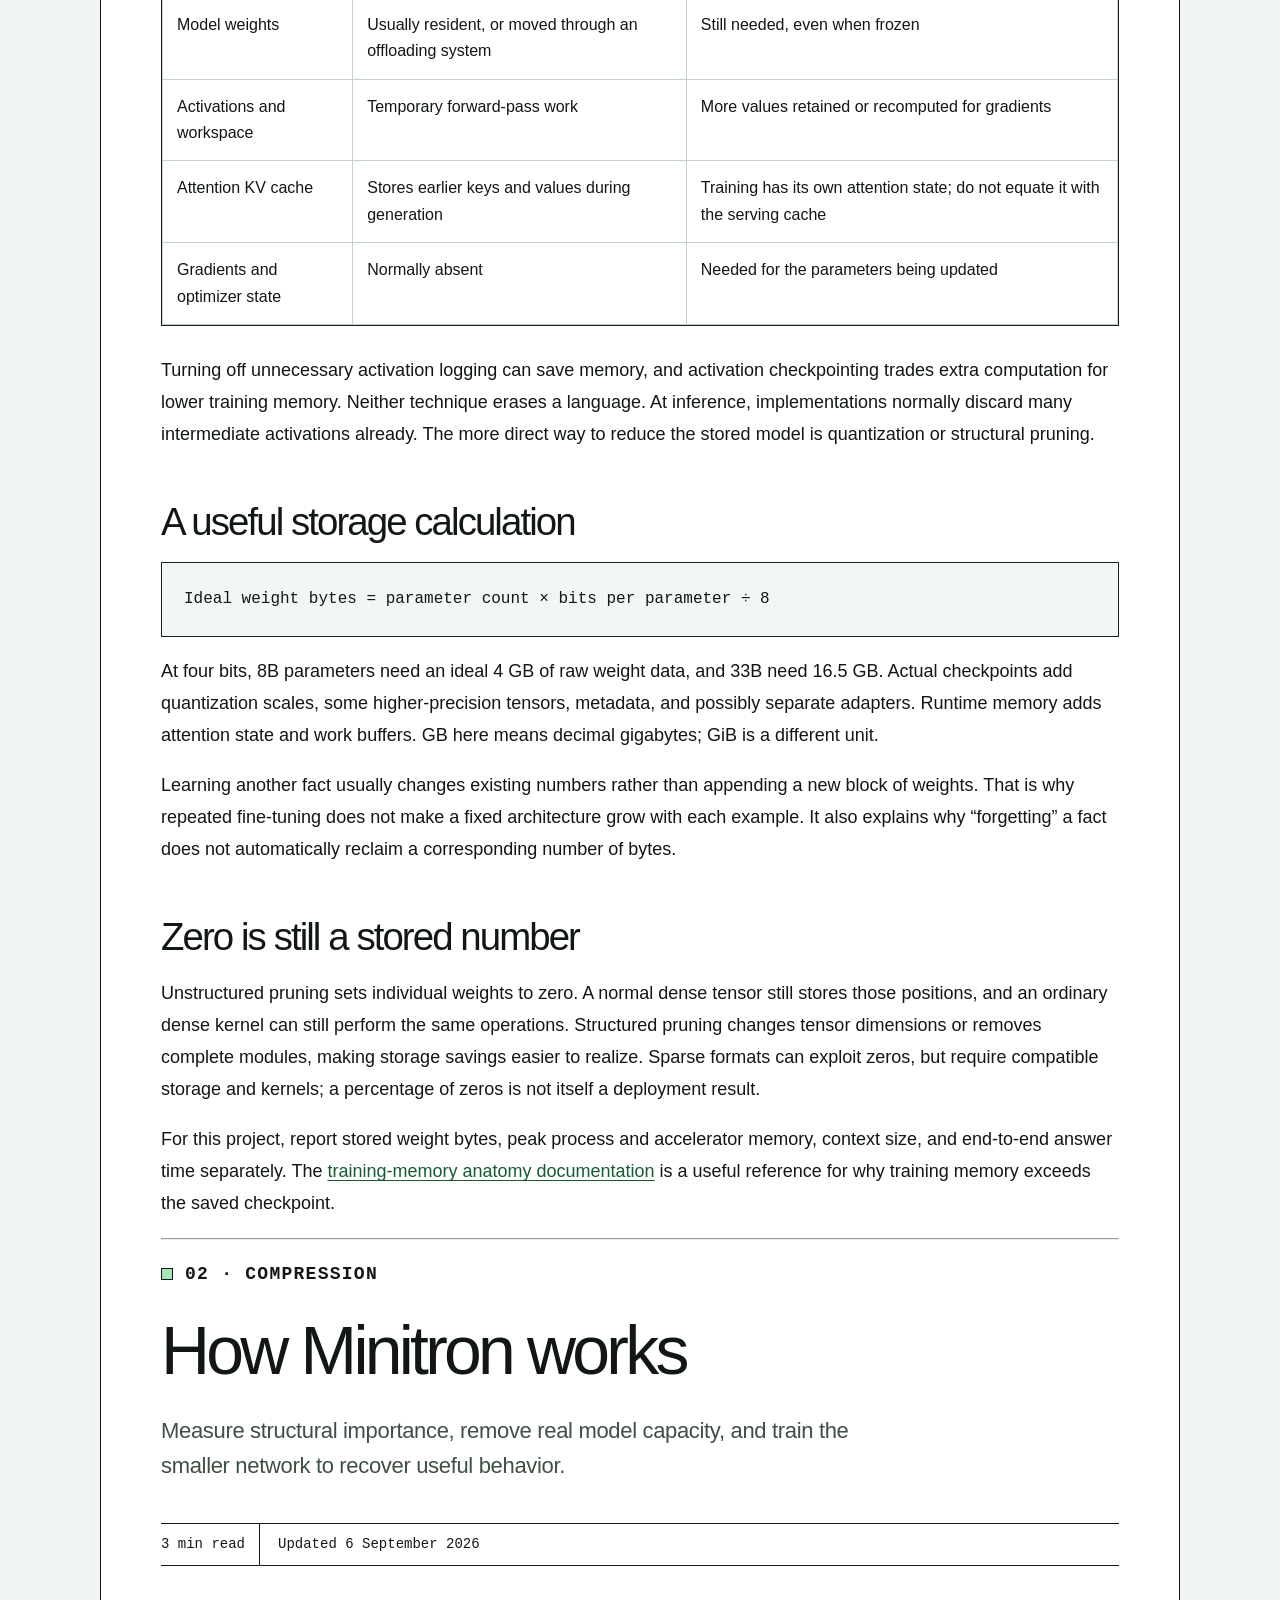
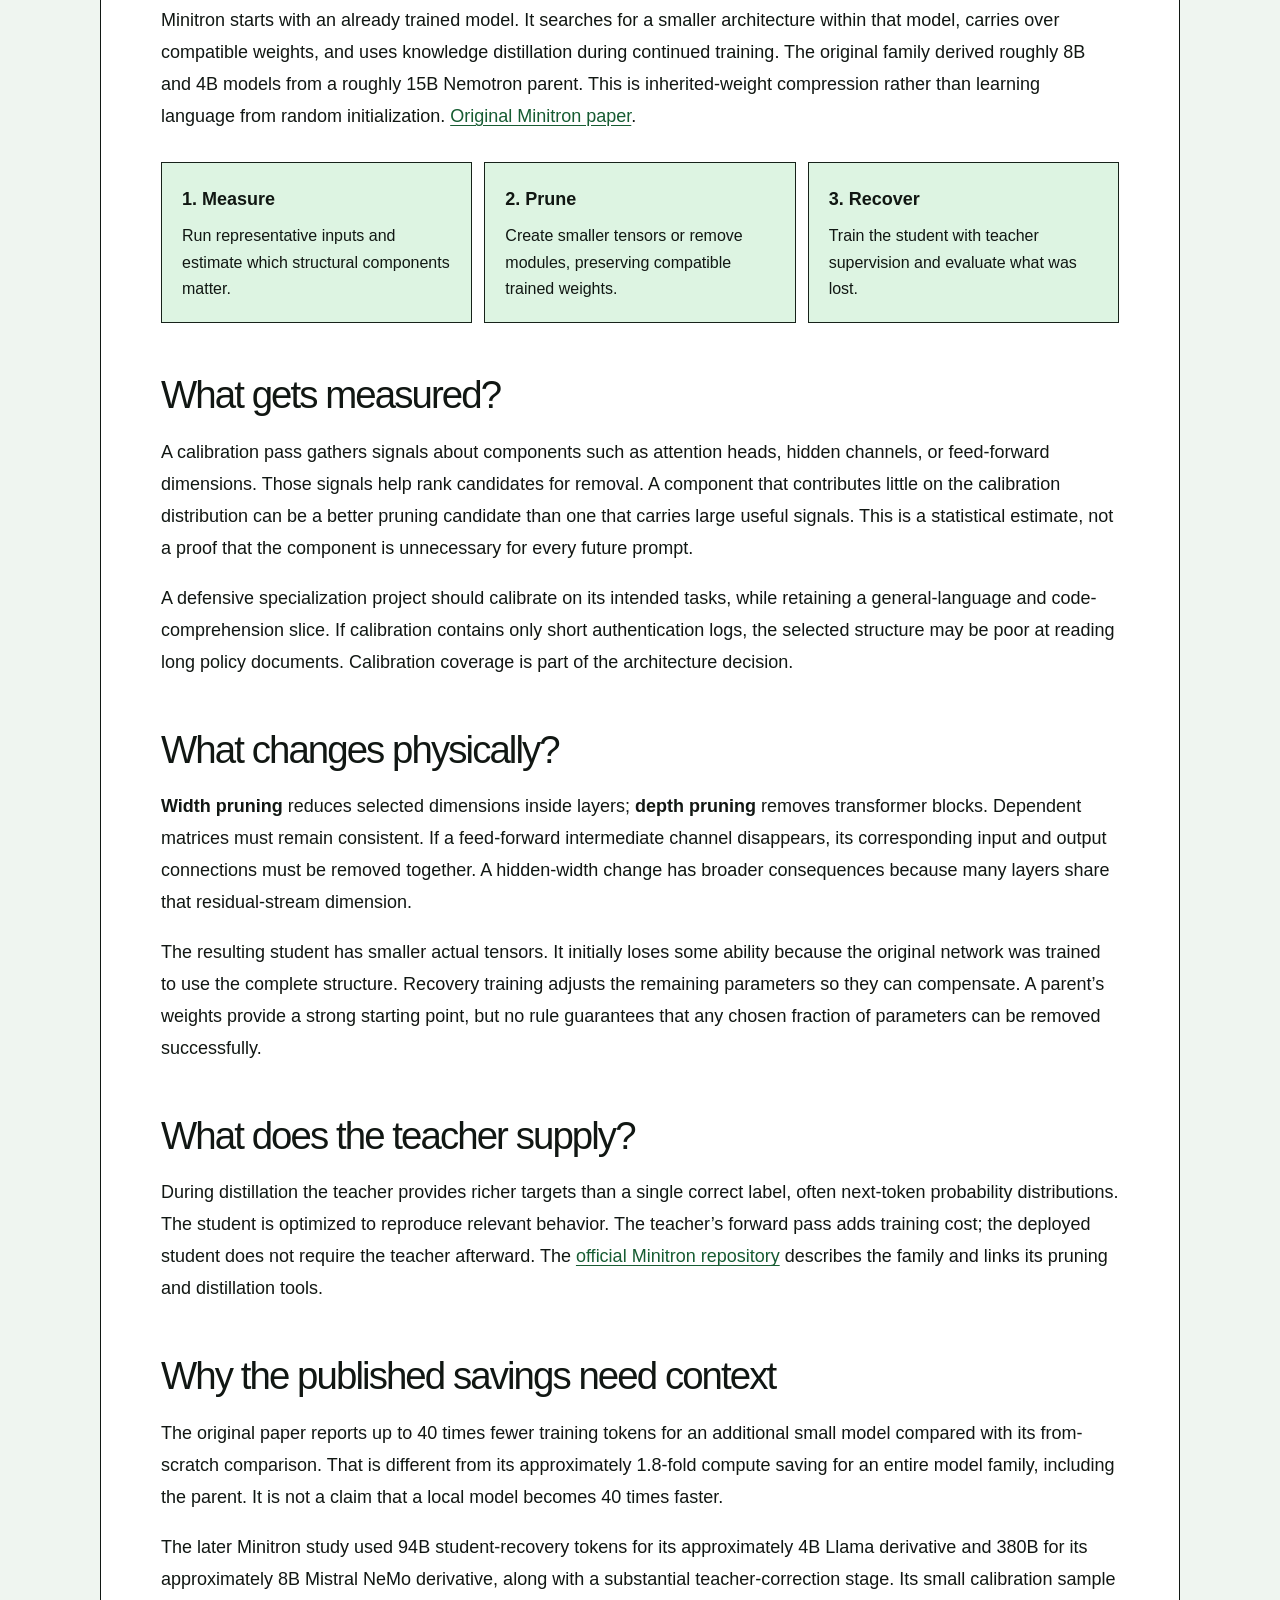
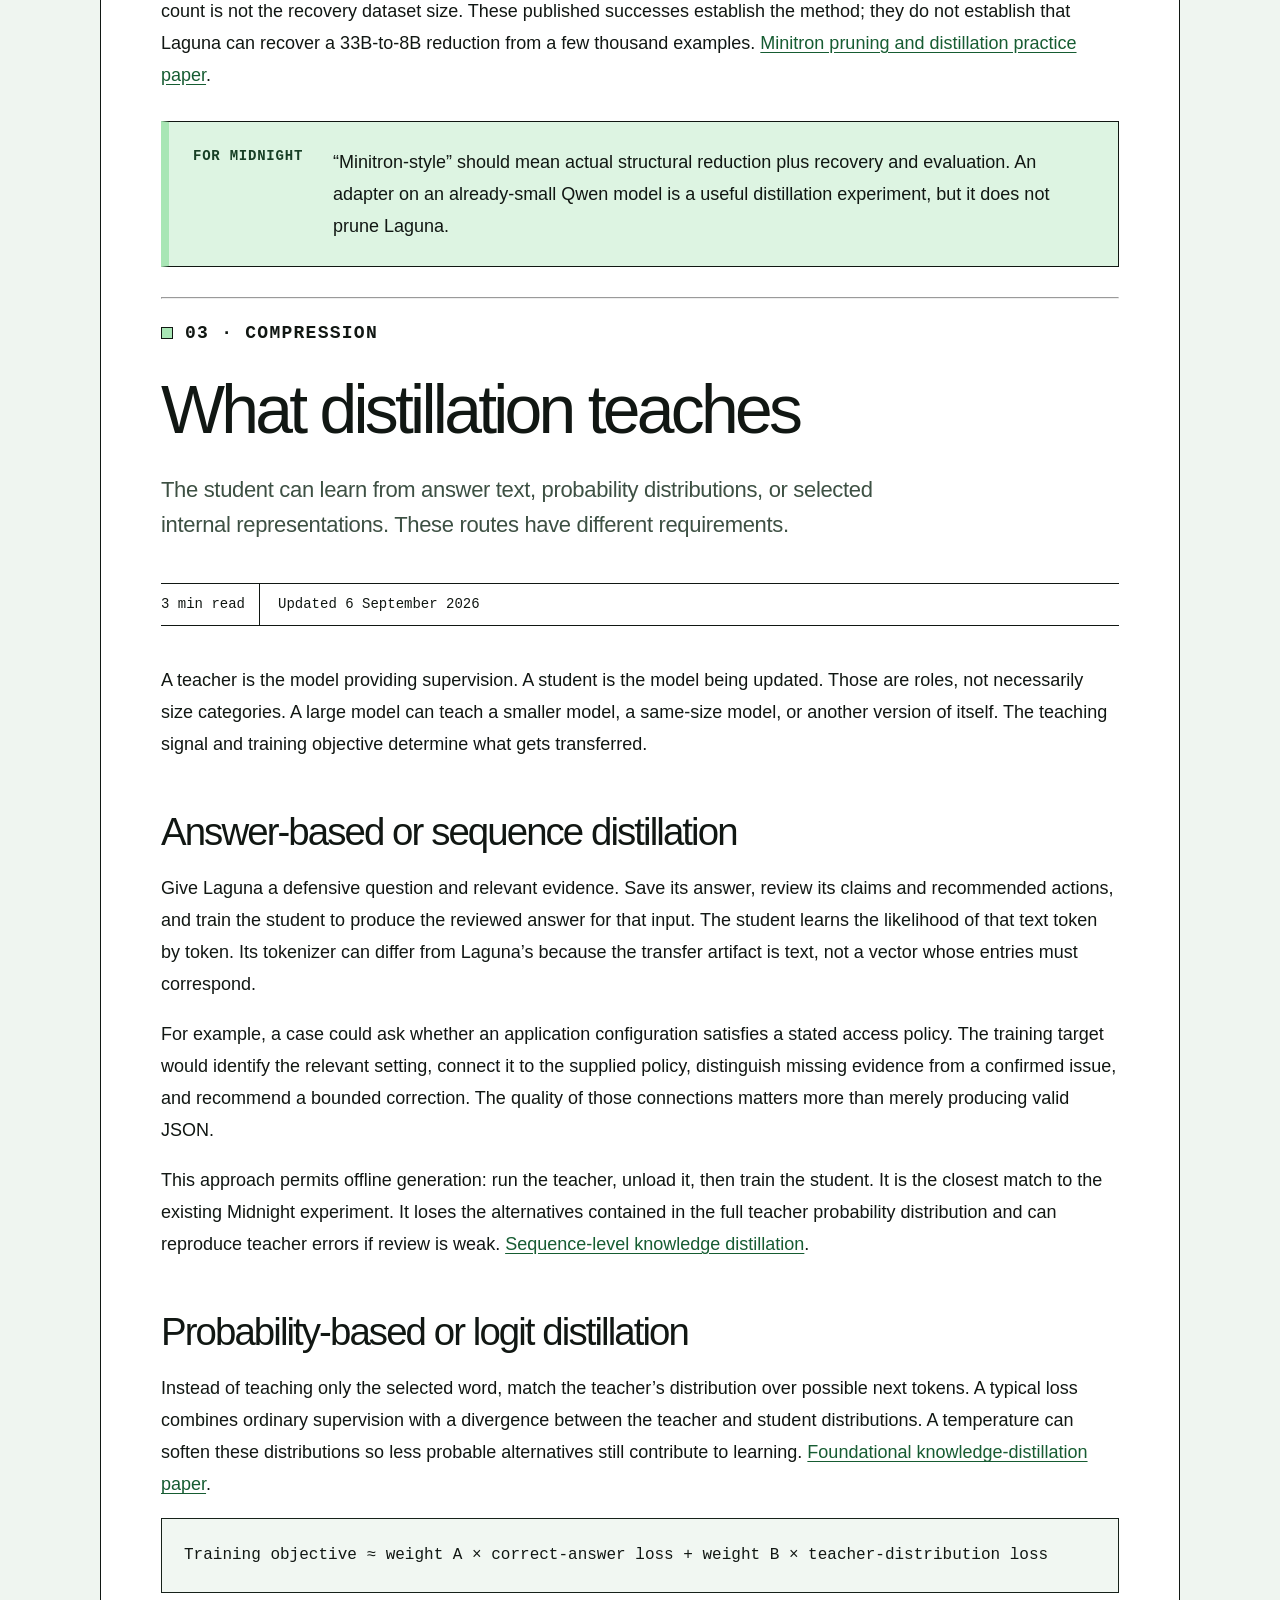
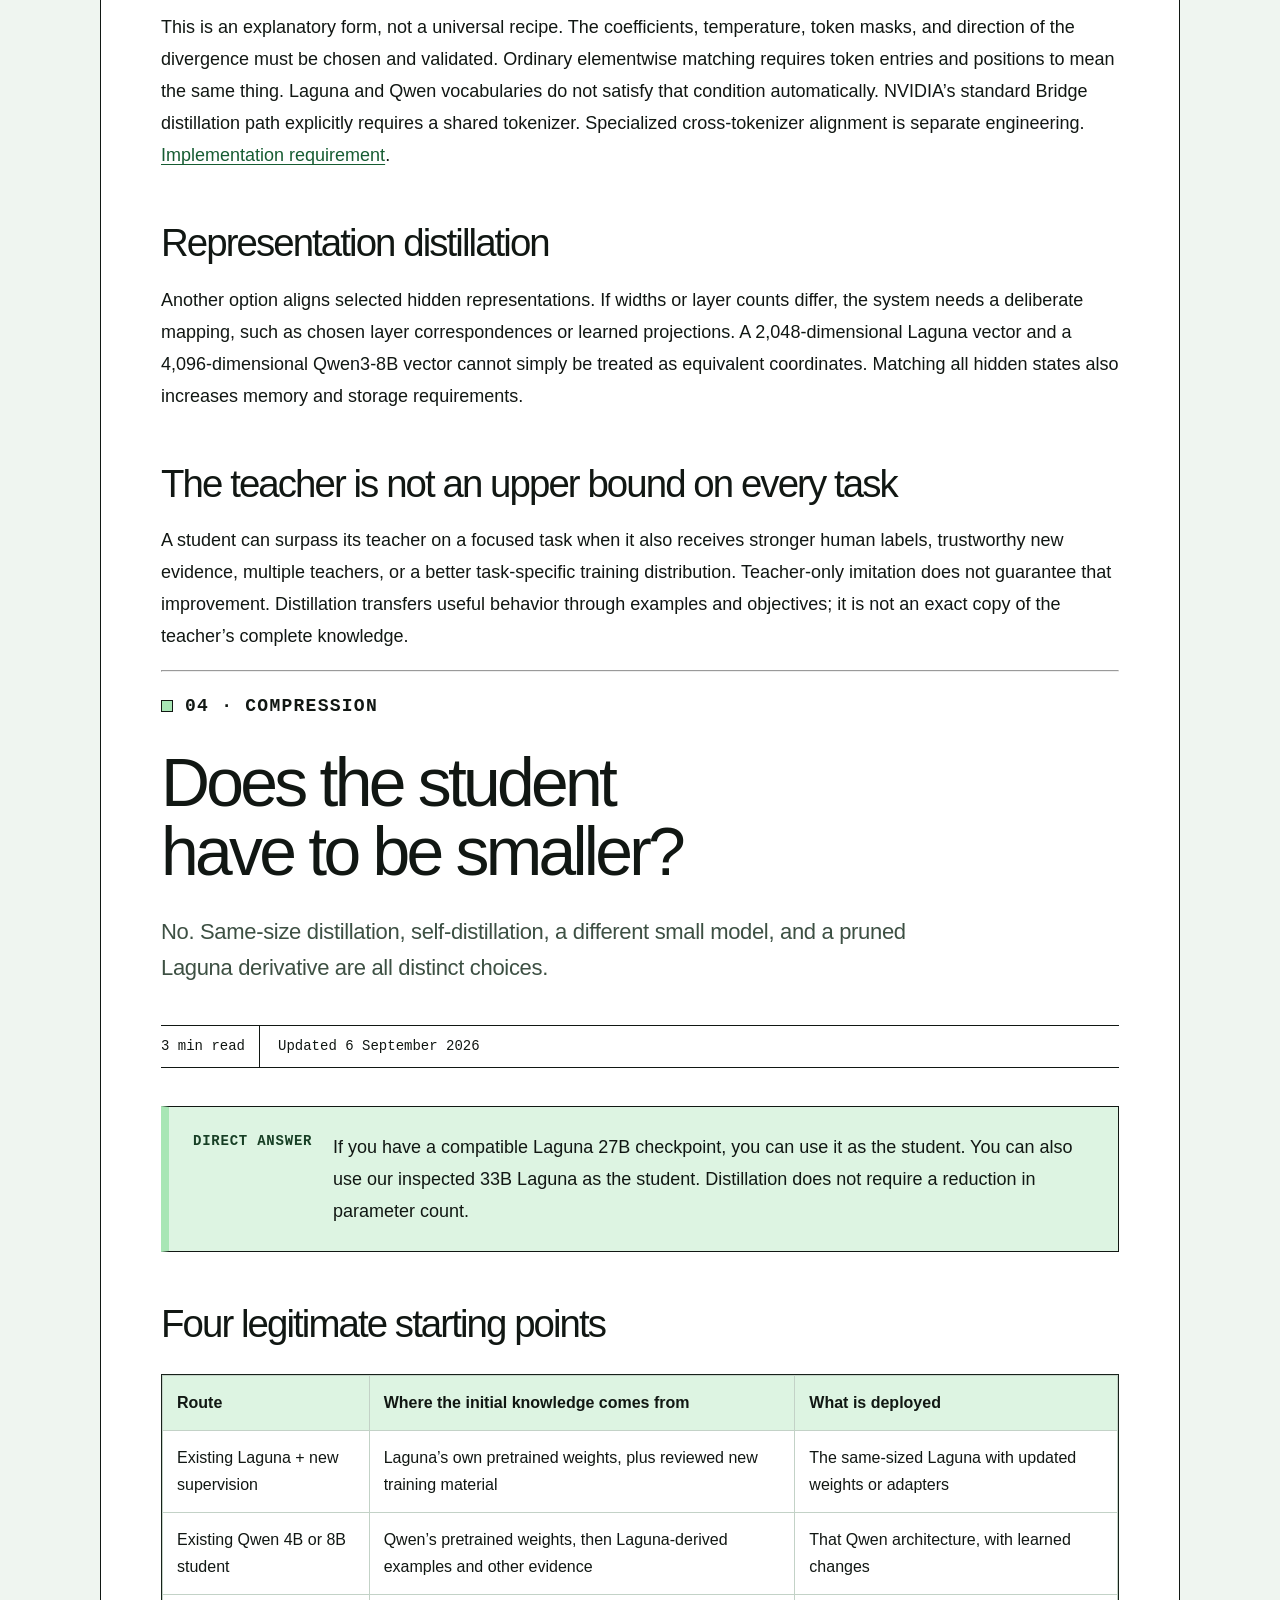
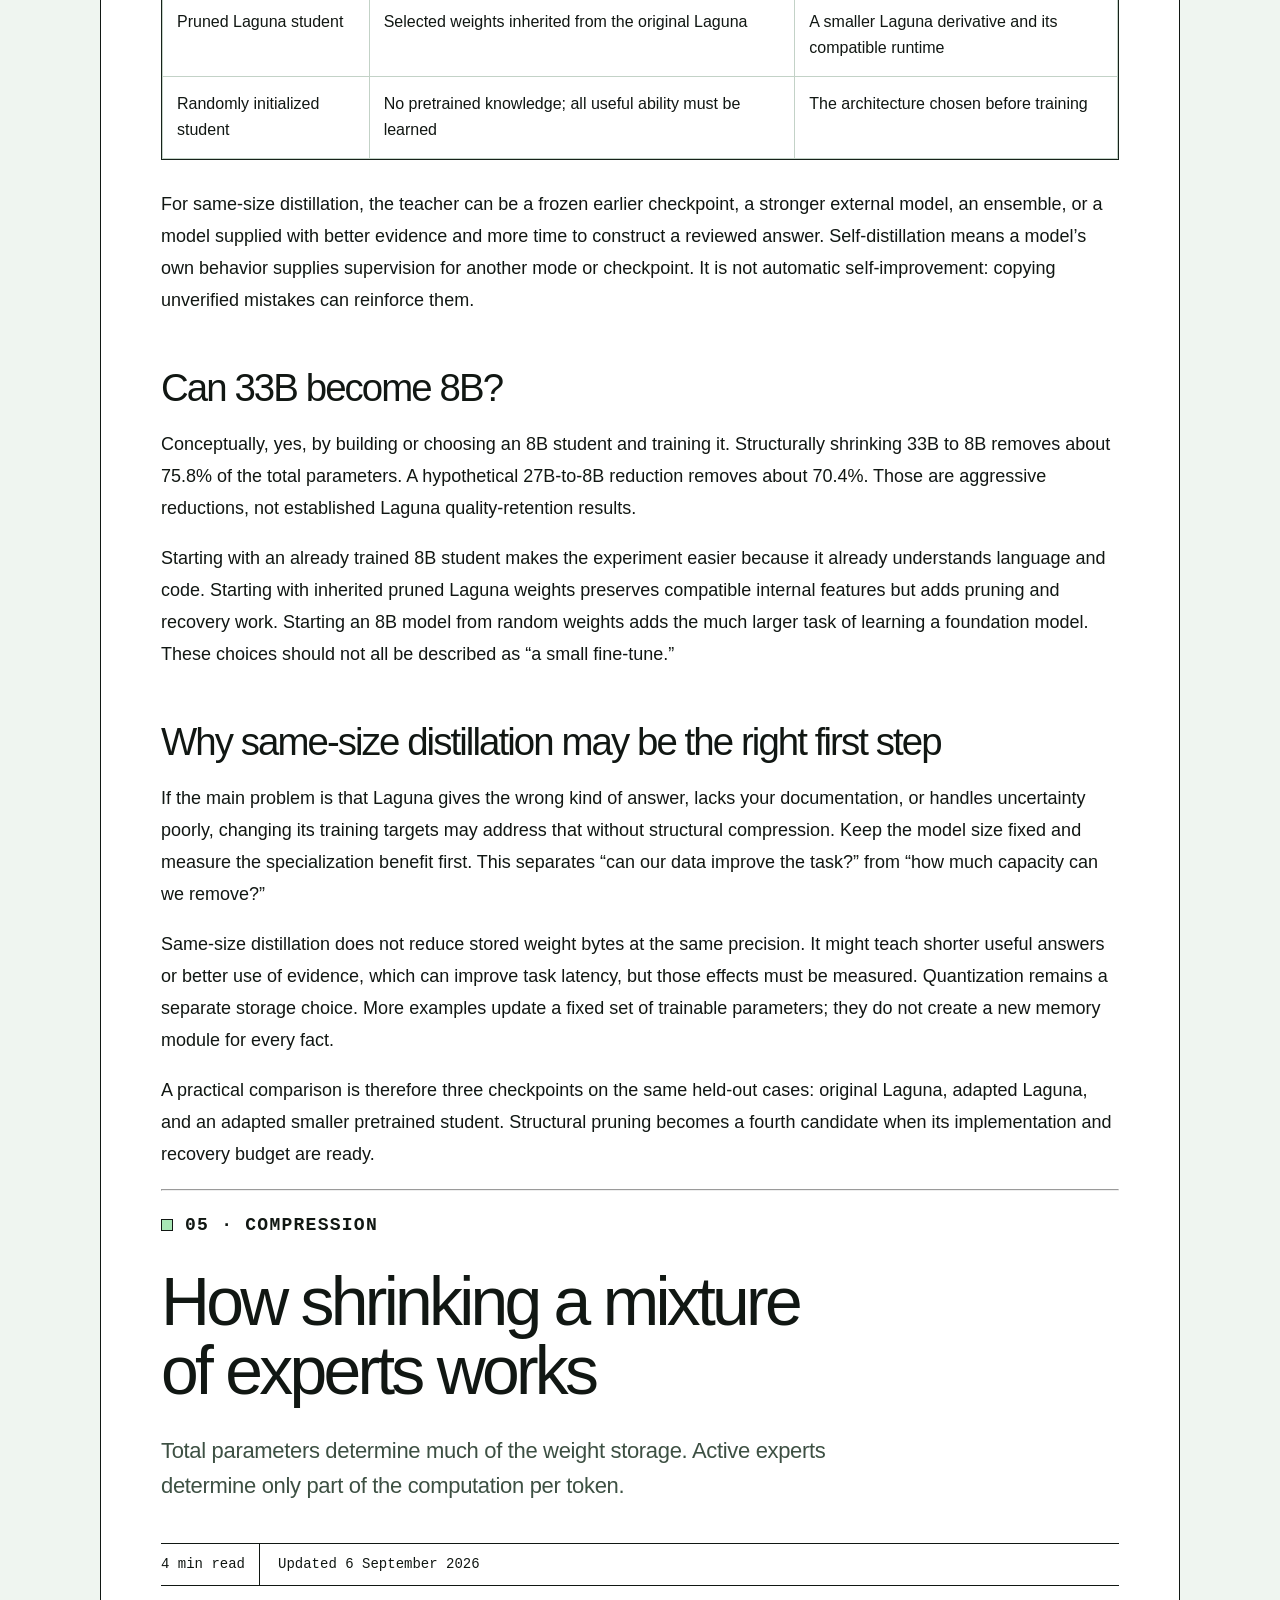
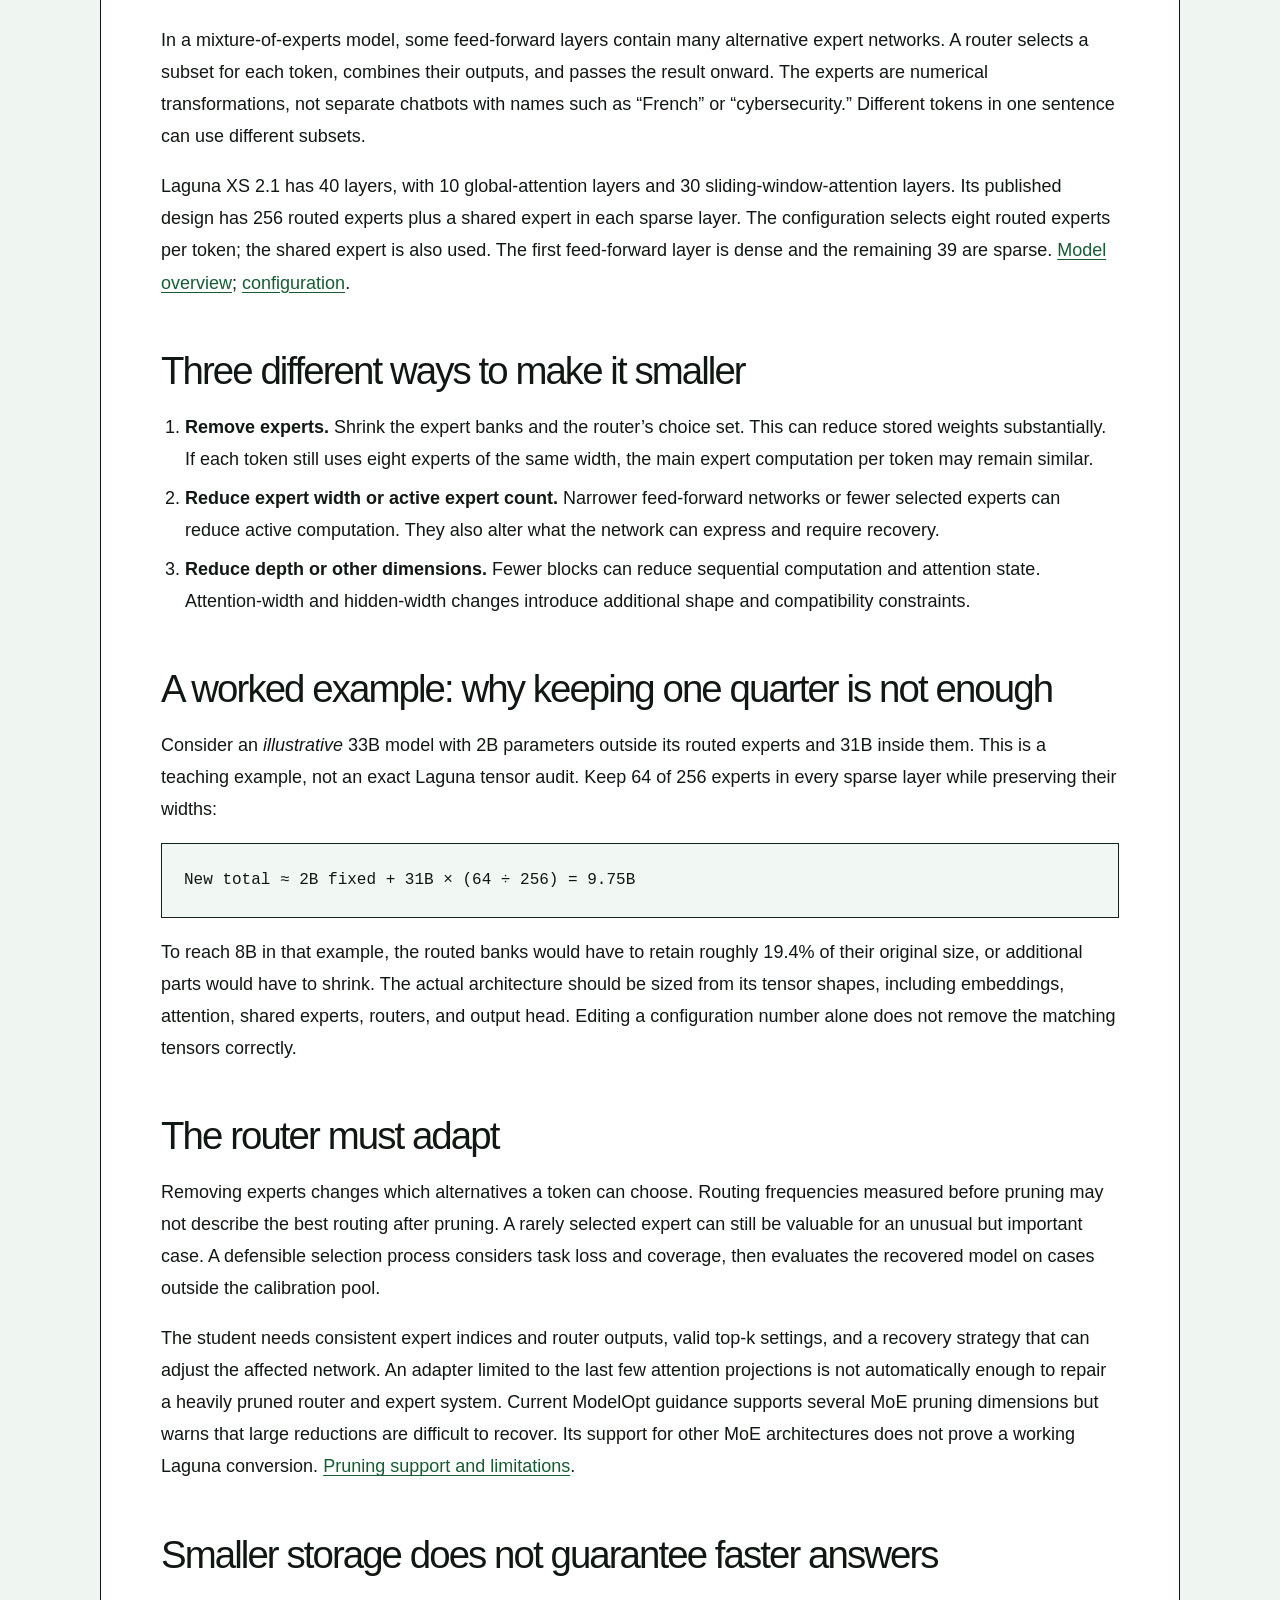
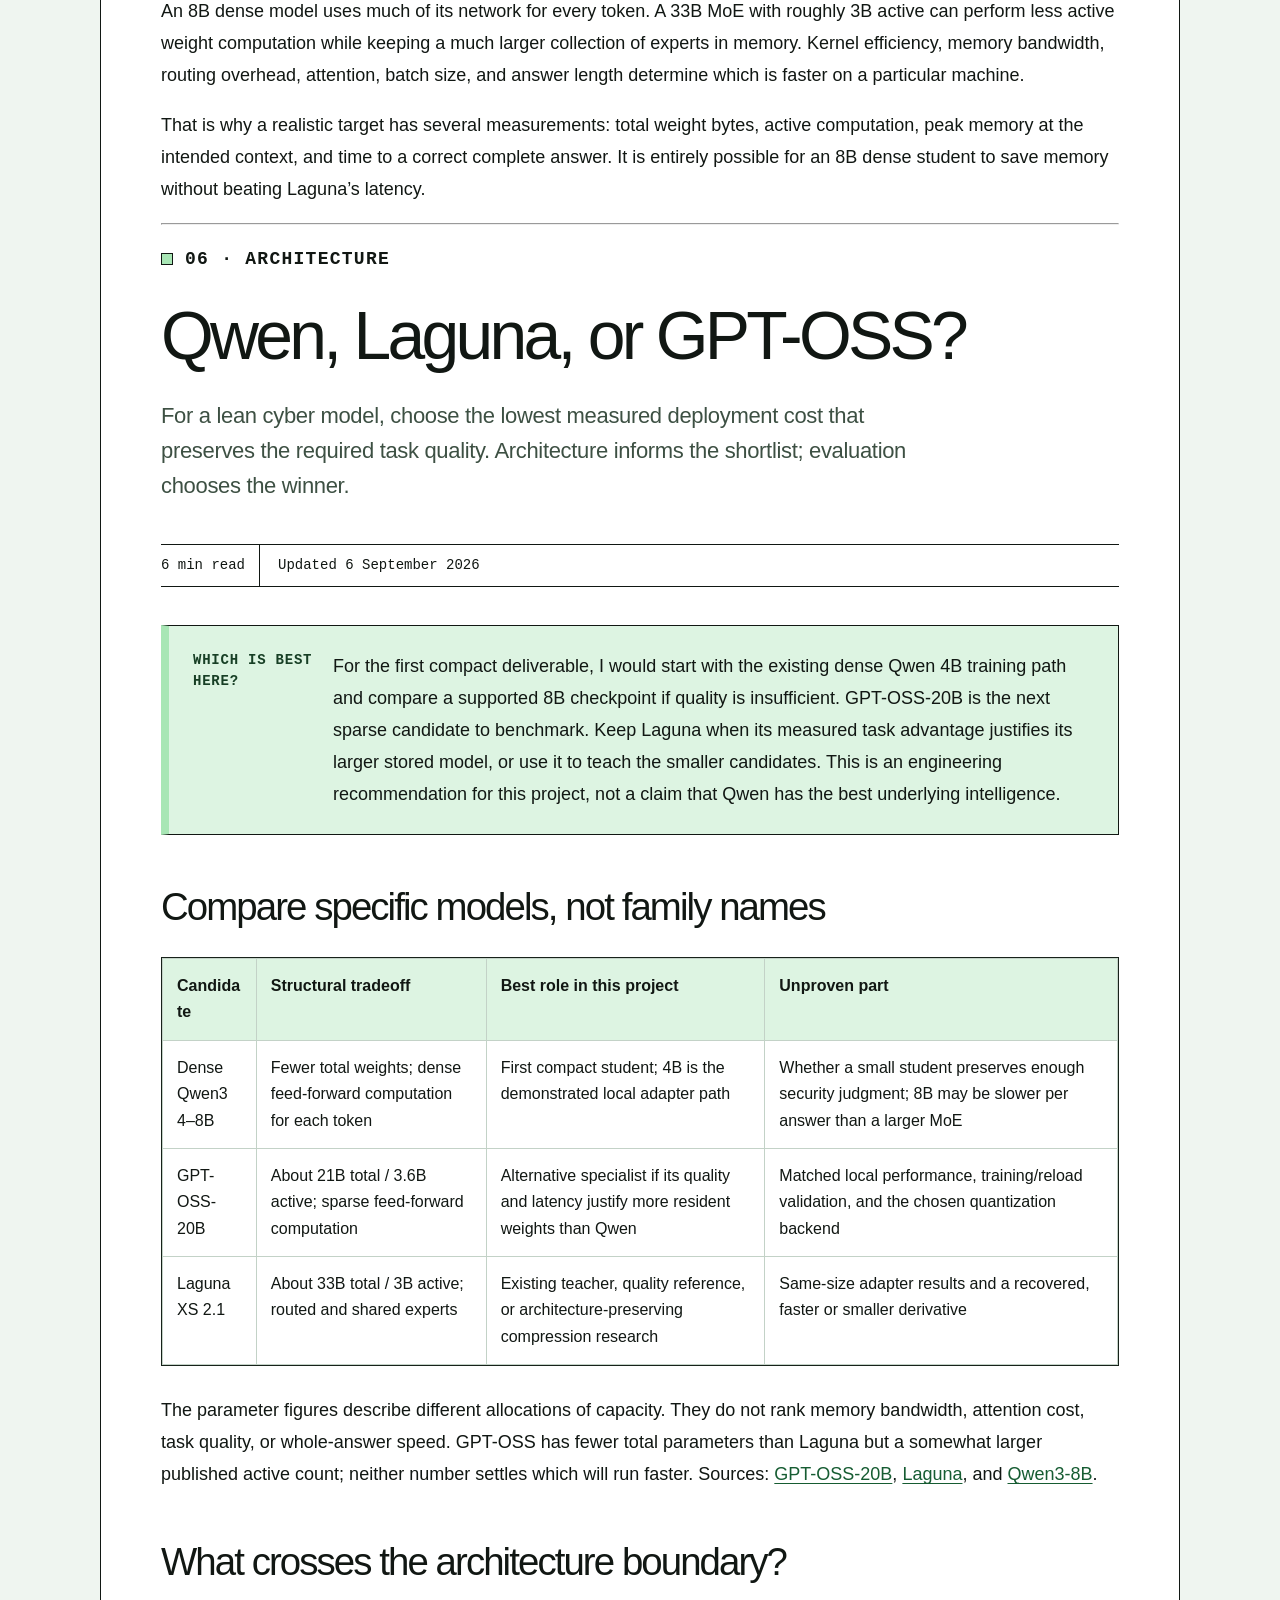
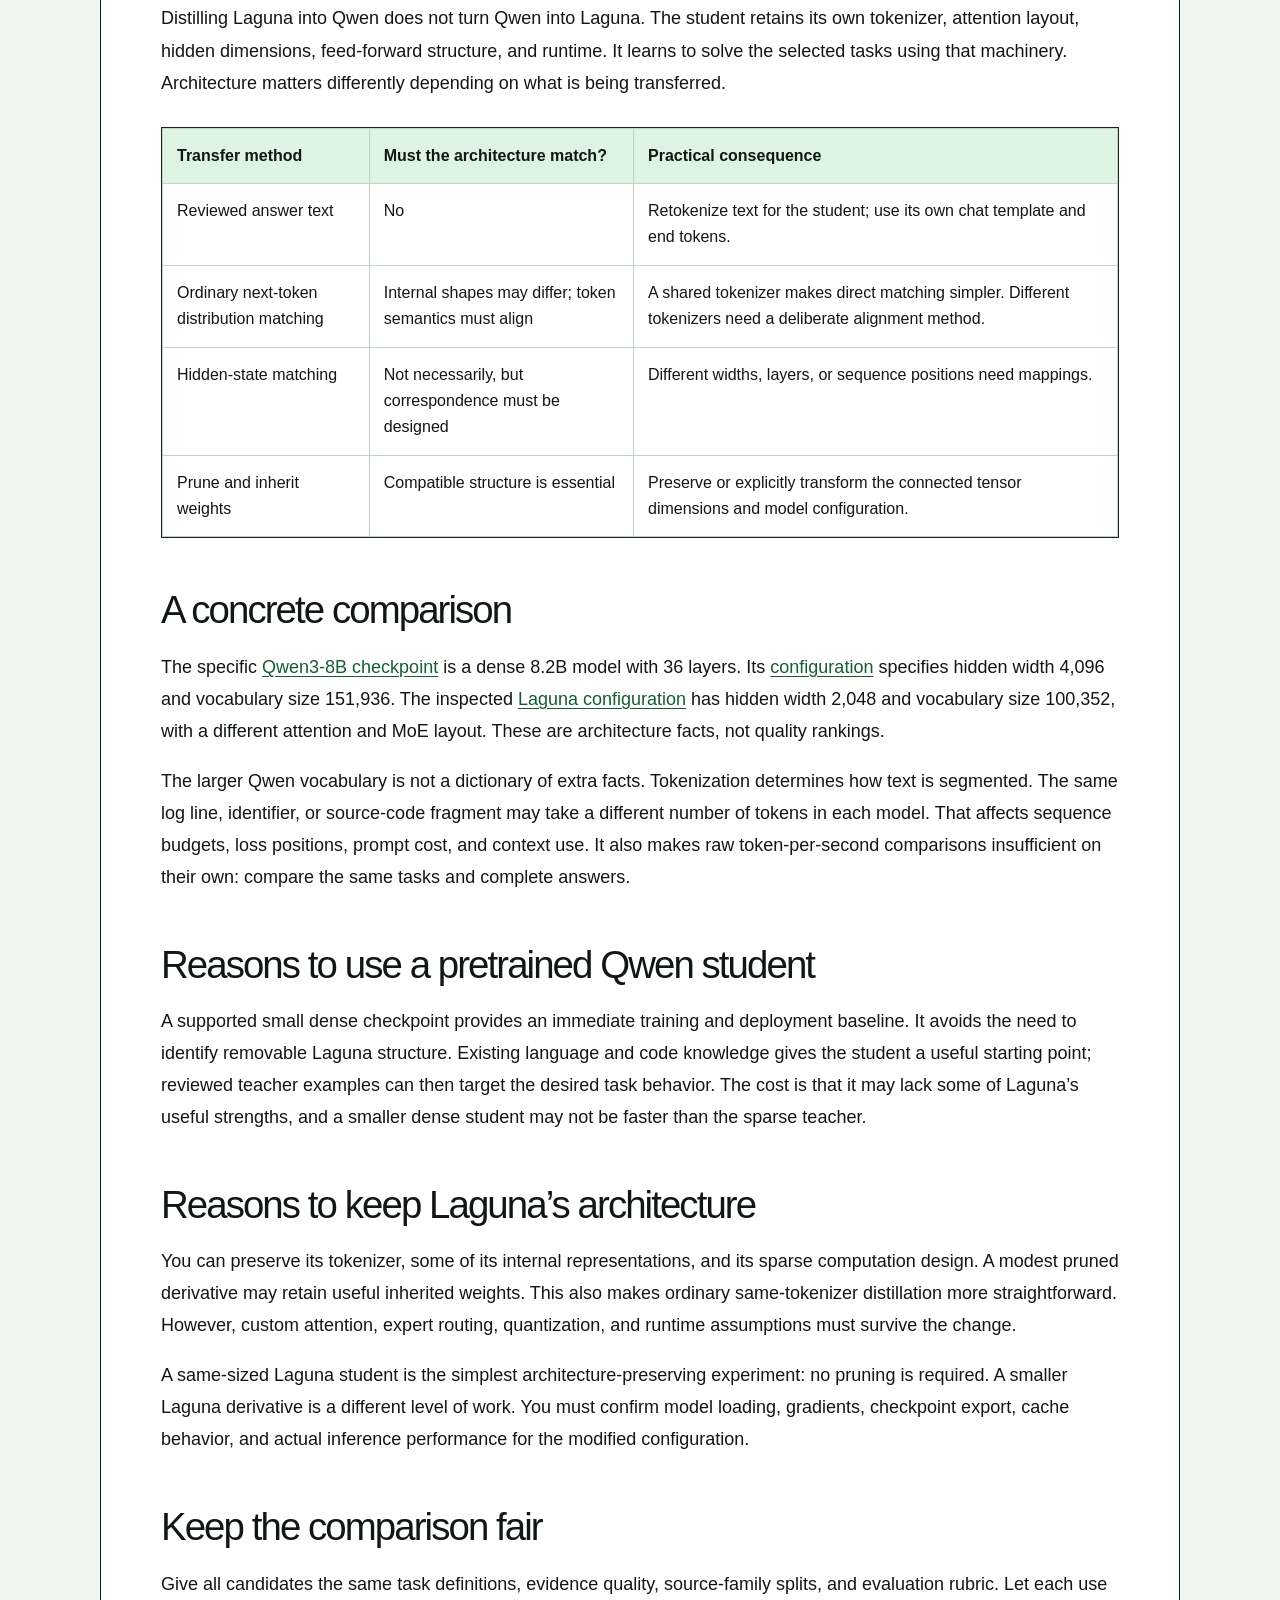
<file: cyber-distillation/read-all.html>
<!doctype html><html lang="en"><head><meta charset="utf-8"><meta name="viewport" content="width=device-width, initial-scale=1"><title>Read all · Cyber Model Distillation Field Guide</title><link rel="stylesheet" href="./base.css"><link rel="stylesheet" href="./styles.css?v=2"></head><body><main><article id="lesson"><p><a href="./">Open the chapter guide</a> · <a href="../">Field Guide Library</a></p><section id="orientation"><p class="eyebrow">00 · Start here</p><h1>A local specialist, with a clear job</h1><p class="lede">What Minitron can teach us about building a local cybersecurity specialist—and where the engineering and evidence still matter.</p><div class="lesson-meta"><span>3 min read</span><span>Updated 6 September 2026</span></div><div class="callout"><strong>The answer to the main question</strong><p>You can use Laguna to teach another model, continue training Laguna itself, or prune Laguna into a smaller derivative and retrain it. A student does <em>not</em> have to be smaller. Only choosing a smaller student or physically reducing the architecture lowers its parameter count.</p></div>
<p>This guide addresses a specific goal: a local assistant for legitimate defensive cybersecurity work, including configuration review, incident evidence interpretation, secure code review, remediation, and answers grounded in trusted documentation. It is designed around a 64 GB M5 Max Mac and an alternative machine with one RTX 4090 and 128 GB of system RAM.</p>
<div class="callout"><strong>The destination: a leaner cyber model</strong><p>The deliverable is a model that handles the intended cybersecurity tasks reliably while using less memory or less time than the current baseline. Same-size fine-tuning can help develop the training data, but it completes the efficiency goal only if it produces a measured operating-cost improvement. A smaller pretrained student or recovered pruned model is the direct route to fewer parameters.</p></div>
<p>My starting recommendation is a quantized dense Qwen 4–8B student, because it provides a small storage target and the 4B training path has already worked locally. Compare GPT-OSS-20B as the sparse alternative and Laguna as the existing teacher and quality reference. The final choice must pass a quality floor on your tasks; no matched local benchmark yet establishes a winner. See <a href="#architecture">the three-way comparison</a> and <a href="#gpt-oss">the GPT-OSS chapter</a>.</p>
<h2>Resolve the names first</h2>
<p>The NVIDIA method is <strong>Minitron</strong>. The Laguna checkpoint inspected for this project is <strong>Laguna XS 2.1</strong>, published as about <strong>33 billion total parameters and 3 billion active per token</strong>. We have not established an official 27B Laguna checkpoint here. When this guide discusses “Laguna 27B,” it is a hypothetical model or derivative. The same principles would apply after verifying that checkpoint’s actual configuration. <a href="https://huggingface.co/poolside/Laguna-XS-2.1">Laguna model card</a>.</p>
<p>Likewise, “Qwen 4B” describes a size, not a model generation named Qwen4. The existing pilot used Qwen3-4B-Instruct-2507. The architecture comparison later uses the specific dense Qwen3-8B model. Other members of the Qwen family use different architectures, including mixtures of experts.</p>
<h2>Five separate things we can change</h2>
<div class="table-wrap"><table><thead><tr><th>Change</th><th>What it buys</th><th>What it does not establish</th></tr></thead><tbody>
<tr><td>Quantization</td><td>Fewer bits for stored weights</td><td>Fewer parameters or guaranteed speedup</td></tr>
<tr><td>Adapter fine-tuning</td><td>Learned changes with a small trainable addition</td><td>A smaller base model</td></tr>
<tr><td>Distillation</td><td>Transfer selected behavior from a teacher</td><td>Automatic transfer of everything the teacher knows</td></tr>
<tr><td>Structured pruning</td><td>Fewer actual layers, channels, heads, or experts</td><td>Quality recovery without further work</td></tr>
<tr><td>Retrieval</td><td>Current, source-backed information at answer time</td><td>Facts permanently learned in weights</td></tr>
</tbody></table></div>
<h2>How to read the evidence</h2>
<p><strong>Published finding</strong> means a cited research result in its own model, data, and hardware setting. <strong>Local measurement</strong> means a result from the small Midnight experiment. <strong>Planning estimate</strong> means arithmetic or a proposed experiment, not a verified capacity or schedule. The guide keeps these separate because a 40-example adapter run and a billion-token pruning-recovery run answer very different questions.</p>
<p>Use the chapters in sequence, or search for a term with the chapter finder. You can also <a href="./read-all.html">read or print the entire guide on one page</a>. The proposed goal is a reliable specialist, with enough general language and reasoning ability to understand unfamiliar evidence.</p></section><hr><section id="memory"><p class="eyebrow">01 · Foundations</p><h1>What actually takes up memory?</h1><p class="lede">Weights store learned behavior. Activations are temporary calculations. They are not a set of topic files that can be unloaded individually.</p><div class="lesson-meta"><span>3 min read</span><span>Updated 6 September 2026</span></div><p>A model’s <strong>weights</strong> are the numerical parameters saved in its checkpoint. They encode distributed patterns learned during training. <strong>Activations</strong> are the intermediate values produced when those parameters process a particular input. The activations from reading a French sentence and a firewall configuration differ, even though many of the same weights participate.</p>
<p>There is no dependable mapping from “French” to a clean folder of parameters that can be removed while leaving code comprehension unchanged. A circuit useful for one language can also support syntax, names, comparisons, or reasoning in other tasks. Some features or experts specialize statistically, but specialization is not an ownership label for an isolated topic.</p>
<h2>Four memory budgets</h2>
<div class="table-wrap"><table><thead><tr><th>Memory category</th><th>During normal use</th><th>During training</th></tr></thead><tbody>
<tr><td>Model weights</td><td>Usually resident, or moved through an offloading system</td><td>Still needed, even when frozen</td></tr>
<tr><td>Activations and workspace</td><td>Temporary forward-pass work</td><td>More values retained or recomputed for gradients</td></tr>
<tr><td>Attention KV cache</td><td>Stores earlier keys and values during generation</td><td>Training has its own attention state; do not equate it with the serving cache</td></tr>
<tr><td>Gradients and optimizer state</td><td>Normally absent</td><td>Needed for the parameters being updated</td></tr>
</tbody></table></div>
<p>Turning off unnecessary activation logging can save memory, and activation checkpointing trades extra computation for lower training memory. Neither technique erases a language. At inference, implementations normally discard many intermediate activations already. The more direct way to reduce the stored model is quantization or structural pruning.</p>
<h2>A useful storage calculation</h2>
<div class="formula">Ideal weight bytes = parameter count × bits per parameter ÷ 8</div>
<p>At four bits, 8B parameters need an ideal 4 GB of raw weight data, and 33B need 16.5 GB. Actual checkpoints add quantization scales, some higher-precision tensors, metadata, and possibly separate adapters. Runtime memory adds attention state and work buffers. GB here means decimal gigabytes; GiB is a different unit.</p>
<p>Learning another fact usually changes existing numbers rather than appending a new block of weights. That is why repeated fine-tuning does not make a fixed architecture grow with each example. It also explains why “forgetting” a fact does not automatically reclaim a corresponding number of bytes.</p>
<h2>Zero is still a stored number</h2>
<p>Unstructured pruning sets individual weights to zero. A normal dense tensor still stores those positions, and an ordinary dense kernel can still perform the same operations. Structured pruning changes tensor dimensions or removes complete modules, making storage savings easier to realize. Sparse formats can exploit zeros, but require compatible storage and kernels; a percentage of zeros is not itself a deployment result.</p>
<p>For this project, report stored weight bytes, peak process and accelerator memory, context size, and end-to-end answer time separately. The <a href="https://huggingface.co/docs/transformers/v4.48.0/model_memory_anatomy">training-memory anatomy documentation</a> is a useful reference for why training memory exceeds the saved checkpoint.</p></section><hr><section id="minitron"><p class="eyebrow">02 · Compression</p><h1>How Minitron works</h1><p class="lede">Measure structural importance, remove real model capacity, and train the smaller network to recover useful behavior.</p><div class="lesson-meta"><span>3 min read</span><span>Updated 6 September 2026</span></div><p>Minitron starts with an already trained model. It searches for a smaller architecture within that model, carries over compatible weights, and uses knowledge distillation during continued training. The original family derived roughly 8B and 4B models from a roughly 15B Nemotron parent. This is inherited-weight compression rather than learning language from random initialization. <a href="https://arxiv.org/abs/2407.14679">Original Minitron paper</a>.</p>
<ol class="flow"><li><strong>1. Measure</strong><small>Run representative inputs and estimate which structural components matter.</small></li><li><strong>2. Prune</strong><small>Create smaller tensors or remove modules, preserving compatible trained weights.</small></li><li><strong>3. Recover</strong><small>Train the student with teacher supervision and evaluate what was lost.</small></li></ol>
<h2>What gets measured?</h2>
<p>A calibration pass gathers signals about components such as attention heads, hidden channels, or feed-forward dimensions. Those signals help rank candidates for removal. A component that contributes little on the calibration distribution can be a better pruning candidate than one that carries large useful signals. This is a statistical estimate, not a proof that the component is unnecessary for every future prompt.</p>
<p>A defensive specialization project should calibrate on its intended tasks, while retaining a general-language and code-comprehension slice. If calibration contains only short authentication logs, the selected structure may be poor at reading long policy documents. Calibration coverage is part of the architecture decision.</p>
<h2>What changes physically?</h2>
<p><strong>Width pruning</strong> reduces selected dimensions inside layers; <strong>depth pruning</strong> removes transformer blocks. Dependent matrices must remain consistent. If a feed-forward intermediate channel disappears, its corresponding input and output connections must be removed together. A hidden-width change has broader consequences because many layers share that residual-stream dimension.</p>
<p>The resulting student has smaller actual tensors. It initially loses some ability because the original network was trained to use the complete structure. Recovery training adjusts the remaining parameters so they can compensate. A parent’s weights provide a strong starting point, but no rule guarantees that any chosen fraction of parameters can be removed successfully.</p>
<h2>What does the teacher supply?</h2>
<p>During distillation the teacher provides richer targets than a single correct label, often next-token probability distributions. The student is optimized to reproduce relevant behavior. The teacher’s forward pass adds training cost; the deployed student does not require the teacher afterward. The <a href="https://github.com/NVlabs/Minitron">official Minitron repository</a> describes the family and links its pruning and distillation tools.</p>
<h2>Why the published savings need context</h2>
<p>The original paper reports up to 40 times fewer training tokens for an additional small model compared with its from-scratch comparison. That is different from its approximately 1.8-fold compute saving for an entire model family, including the parent. It is not a claim that a local model becomes 40 times faster.</p>
<p>The later Minitron study used 94B student-recovery tokens for its approximately 4B Llama derivative and 380B for its approximately 8B Mistral NeMo derivative, along with a substantial teacher-correction stage. Its small calibration sample count is not the recovery dataset size. These published successes establish the method; they do not establish that Laguna can recover a 33B-to-8B reduction from a few thousand examples. <a href="https://arxiv.org/abs/2408.11796">Minitron pruning and distillation practice paper</a>.</p>
<div class="callout"><strong>For Midnight</strong><p>“Minitron-style” should mean actual structural reduction plus recovery and evaluation. An adapter on an already-small Qwen model is a useful distillation experiment, but it does not prune Laguna.</p></div></section><hr><section id="distillation"><p class="eyebrow">03 · Compression</p><h1>What distillation teaches</h1><p class="lede">The student can learn from answer text, probability distributions, or selected internal representations. These routes have different requirements.</p><div class="lesson-meta"><span>3 min read</span><span>Updated 6 September 2026</span></div><p>A teacher is the model providing supervision. A student is the model being updated. Those are roles, not necessarily size categories. A large model can teach a smaller model, a same-size model, or another version of itself. The teaching signal and training objective determine what gets transferred.</p>
<h2>Answer-based or sequence distillation</h2>
<p>Give Laguna a defensive question and relevant evidence. Save its answer, review its claims and recommended actions, and train the student to produce the reviewed answer for that input. The student learns the likelihood of that text token by token. Its tokenizer can differ from Laguna’s because the transfer artifact is text, not a vector whose entries must correspond.</p>
<p>For example, a case could ask whether an application configuration satisfies a stated access policy. The training target would identify the relevant setting, connect it to the supplied policy, distinguish missing evidence from a confirmed issue, and recommend a bounded correction. The quality of those connections matters more than merely producing valid JSON.</p>
<p>This approach permits offline generation: run the teacher, unload it, then train the student. It is the closest match to the existing Midnight experiment. It loses the alternatives contained in the full teacher probability distribution and can reproduce teacher errors if review is weak. <a href="https://aclanthology.org/D16-1139/">Sequence-level knowledge distillation</a>.</p>
<h2>Probability-based or logit distillation</h2>
<p>Instead of teaching only the selected word, match the teacher’s distribution over possible next tokens. A typical loss combines ordinary supervision with a divergence between the teacher and student distributions. A temperature can soften these distributions so less probable alternatives still contribute to learning. <a href="https://arxiv.org/abs/1503.02531">Foundational knowledge-distillation paper</a>.</p>
<div class="formula">Training objective ≈ weight A × correct-answer loss + weight B × teacher-distribution loss</div>
<p>This is an explanatory form, not a universal recipe. The coefficients, temperature, token masks, and direction of the divergence must be chosen and validated. Ordinary elementwise matching requires token entries and positions to mean the same thing. Laguna and Qwen vocabularies do not satisfy that condition automatically. NVIDIA’s standard Bridge distillation path explicitly requires a shared tokenizer. Specialized cross-tokenizer alignment is separate engineering. <a href="https://github.com/NVIDIA/Model-Optimizer/blob/main/examples/megatron_bridge/README.md#data-preparation">Implementation requirement</a>.</p>
<h2>Representation distillation</h2>
<p>Another option aligns selected hidden representations. If widths or layer counts differ, the system needs a deliberate mapping, such as chosen layer correspondences or learned projections. A 2,048-dimensional Laguna vector and a 4,096-dimensional Qwen3-8B vector cannot simply be treated as equivalent coordinates. Matching all hidden states also increases memory and storage requirements.</p>
<h2>The teacher is not an upper bound on every task</h2>
<p>A student can surpass its teacher on a focused task when it also receives stronger human labels, trustworthy new evidence, multiple teachers, or a better task-specific training distribution. Teacher-only imitation does not guarantee that improvement. Distillation transfers useful behavior through examples and objectives; it is not an exact copy of the teacher’s complete knowledge.</p></section><hr><section id="student-choice"><p class="eyebrow">04 · Compression</p><h1>Does the student have to be smaller?</h1><p class="lede">No. Same-size distillation, self-distillation, a different small model, and a pruned Laguna derivative are all distinct choices.</p><div class="lesson-meta"><span>3 min read</span><span>Updated 6 September 2026</span></div><div class="callout"><strong>Direct answer</strong><p>If you have a compatible Laguna 27B checkpoint, you can use it as the student. You can also use our inspected 33B Laguna as the student. Distillation does not require a reduction in parameter count.</p></div>
<h2>Four legitimate starting points</h2>
<div class="table-wrap"><table><thead><tr><th>Route</th><th>Where the initial knowledge comes from</th><th>What is deployed</th></tr></thead><tbody>
<tr><td>Existing Laguna + new supervision</td><td>Laguna’s own pretrained weights, plus reviewed new training material</td><td>The same-sized Laguna with updated weights or adapters</td></tr>
<tr><td>Existing Qwen 4B or 8B student</td><td>Qwen’s pretrained weights, then Laguna-derived examples and other evidence</td><td>That Qwen architecture, with learned changes</td></tr>
<tr><td>Pruned Laguna student</td><td>Selected weights inherited from the original Laguna</td><td>A smaller Laguna derivative and its compatible runtime</td></tr>
<tr><td>Randomly initialized student</td><td>No pretrained knowledge; all useful ability must be learned</td><td>The architecture chosen before training</td></tr>
</tbody></table></div>
<p>For same-size distillation, the teacher can be a frozen earlier checkpoint, a stronger external model, an ensemble, or a model supplied with better evidence and more time to construct a reviewed answer. Self-distillation means a model’s own behavior supplies supervision for another mode or checkpoint. It is not automatic self-improvement: copying unverified mistakes can reinforce them.</p>
<h2>Can 33B become 8B?</h2>
<p>Conceptually, yes, by building or choosing an 8B student and training it. Structurally shrinking 33B to 8B removes about 75.8% of the total parameters. A hypothetical 27B-to-8B reduction removes about 70.4%. Those are aggressive reductions, not established Laguna quality-retention results.</p>
<p>Starting with an already trained 8B student makes the experiment easier because it already understands language and code. Starting with inherited pruned Laguna weights preserves compatible internal features but adds pruning and recovery work. Starting an 8B model from random weights adds the much larger task of learning a foundation model. These choices should not all be described as “a small fine-tune.”</p>
<h2>Why same-size distillation may be the right first step</h2>
<p>If the main problem is that Laguna gives the wrong kind of answer, lacks your documentation, or handles uncertainty poorly, changing its training targets may address that without structural compression. Keep the model size fixed and measure the specialization benefit first. This separates “can our data improve the task?” from “how much capacity can we remove?”</p>
<p>Same-size distillation does not reduce stored weight bytes at the same precision. It might teach shorter useful answers or better use of evidence, which can improve task latency, but those effects must be measured. Quantization remains a separate storage choice. More examples update a fixed set of trainable parameters; they do not create a new memory module for every fact.</p>
<p>A practical comparison is therefore three checkpoints on the same held-out cases: original Laguna, adapted Laguna, and an adapted smaller pretrained student. Structural pruning becomes a fourth candidate when its implementation and recovery budget are ready.</p></section><hr><section id="moe"><p class="eyebrow">05 · Compression</p><h1>How shrinking a mixture of experts works</h1><p class="lede">Total parameters determine much of the weight storage. Active experts determine only part of the computation per token.</p><div class="lesson-meta"><span>4 min read</span><span>Updated 6 September 2026</span></div><p>In a mixture-of-experts model, some feed-forward layers contain many alternative expert networks. A router selects a subset for each token, combines their outputs, and passes the result onward. The experts are numerical transformations, not separate chatbots with names such as “French” or “cybersecurity.” Different tokens in one sentence can use different subsets.</p>
<p>Laguna XS 2.1 has 40 layers, with 10 global-attention layers and 30 sliding-window-attention layers. Its published design has 256 routed experts plus a shared expert in each sparse layer. The configuration selects eight routed experts per token; the shared expert is also used. The first feed-forward layer is dense and the remaining 39 are sparse. <a href="https://huggingface.co/poolside/Laguna-XS-2.1">Model overview</a>; <a href="https://huggingface.co/poolside/Laguna-XS-2.1/blob/main/config.json">configuration</a>.</p>
<h2>Three different ways to make it smaller</h2>
<ol>
<li><strong>Remove experts.</strong> Shrink the expert banks and the router’s choice set. This can reduce stored weights substantially. If each token still uses eight experts of the same width, the main expert computation per token may remain similar.</li>
<li><strong>Reduce expert width or active expert count.</strong> Narrower feed-forward networks or fewer selected experts can reduce active computation. They also alter what the network can express and require recovery.</li>
<li><strong>Reduce depth or other dimensions.</strong> Fewer blocks can reduce sequential computation and attention state. Attention-width and hidden-width changes introduce additional shape and compatibility constraints.</li>
</ol>
<h2>A worked example: why keeping one quarter is not enough</h2>
<p>Consider an <em>illustrative</em> 33B model with 2B parameters outside its routed experts and 31B inside them. This is a teaching example, not an exact Laguna tensor audit. Keep 64 of 256 experts in every sparse layer while preserving their widths:</p>
<div class="formula">New total ≈ 2B fixed + 31B × (64 ÷ 256) = 9.75B</div>
<p>To reach 8B in that example, the routed banks would have to retain roughly 19.4% of their original size, or additional parts would have to shrink. The actual architecture should be sized from its tensor shapes, including embeddings, attention, shared experts, routers, and output head. Editing a configuration number alone does not remove the matching tensors correctly.</p>
<h2>The router must adapt</h2>
<p>Removing experts changes which alternatives a token can choose. Routing frequencies measured before pruning may not describe the best routing after pruning. A rarely selected expert can still be valuable for an unusual but important case. A defensible selection process considers task loss and coverage, then evaluates the recovered model on cases outside the calibration pool.</p>
<p>The student needs consistent expert indices and router outputs, valid top-k settings, and a recovery strategy that can adjust the affected network. An adapter limited to the last few attention projections is not automatically enough to repair a heavily pruned router and expert system. Current ModelOpt guidance supports several MoE pruning dimensions but warns that large reductions are difficult to recover. Its support for other MoE architectures does not prove a working Laguna conversion. <a href="https://github.com/NVIDIA/Model-Optimizer/blob/main/examples/pruning/README.md">Pruning support and limitations</a>.</p>
<h2>Smaller storage does not guarantee faster answers</h2>
<p>An 8B dense model uses much of its network for every token. A 33B MoE with roughly 3B active can perform less active weight computation while keeping a much larger collection of experts in memory. Kernel efficiency, memory bandwidth, routing overhead, attention, batch size, and answer length determine which is faster on a particular machine.</p>
<p>That is why a realistic target has several measurements: total weight bytes, active computation, peak memory at the intended context, and time to a correct complete answer. It is entirely possible for an 8B dense student to save memory without beating Laguna’s latency.</p></section><hr><section id="architecture"><p class="eyebrow">06 · Architecture</p><h1>Qwen, Laguna, or GPT-OSS?</h1><p class="lede">For a lean cyber model, choose the lowest measured deployment cost that preserves the required task quality. Architecture informs the shortlist; evaluation chooses the winner.</p><div class="lesson-meta"><span>6 min read</span><span>Updated 6 September 2026</span></div><div class="callout"><strong>Which is best here?</strong><p>For the first compact deliverable, I would start with the existing dense Qwen 4B training path and compare a supported 8B checkpoint if quality is insufficient. GPT-OSS-20B is the next sparse candidate to benchmark. Keep Laguna when its measured task advantage justifies its larger stored model, or use it to teach the smaller candidates. This is an engineering recommendation for this project, not a claim that Qwen has the best underlying intelligence.</p></div>
<h2>Compare specific models, not family names</h2>
<div class="table-wrap"><table><thead><tr><th>Candidate</th><th>Structural tradeoff</th><th>Best role in this project</th><th>Unproven part</th></tr></thead><tbody>
<tr><td>Dense Qwen3 4–8B</td><td>Fewer total weights; dense feed-forward computation for each token</td><td>First compact student; 4B is the demonstrated local adapter path</td><td>Whether a small student preserves enough security judgment; 8B may be slower per answer than a larger MoE</td></tr>
<tr><td>GPT-OSS-20B</td><td>About 21B total / 3.6B active; sparse feed-forward computation</td><td>Alternative specialist if its quality and latency justify more resident weights than Qwen</td><td>Matched local performance, training/reload validation, and the chosen quantization backend</td></tr>
<tr><td>Laguna XS 2.1</td><td>About 33B total / 3B active; routed and shared experts</td><td>Existing teacher, quality reference, or architecture-preserving compression research</td><td>Same-size adapter results and a recovered, faster or smaller derivative</td></tr>
</tbody></table></div>
<p>The parameter figures describe different allocations of capacity. They do not rank memory bandwidth, attention cost, task quality, or whole-answer speed. GPT-OSS has fewer total parameters than Laguna but a somewhat larger published active count; neither number settles which will run faster. Sources: <a href="https://developers.openai.com/api/docs/models/gpt-oss-20b">GPT-OSS-20B</a>, <a href="https://huggingface.co/poolside/Laguna-XS-2.1">Laguna</a>, and <a href="https://huggingface.co/Qwen/Qwen3-8B">Qwen3-8B</a>.</p>
<h2>What crosses the architecture boundary?</h2>
<p>Distilling Laguna into Qwen does not turn Qwen into Laguna. The student retains its own tokenizer, attention layout, hidden dimensions, feed-forward structure, and runtime. It learns to solve the selected tasks using that machinery. Architecture matters differently depending on what is being transferred.</p>
<div class="table-wrap"><table><thead><tr><th>Transfer method</th><th>Must the architecture match?</th><th>Practical consequence</th></tr></thead><tbody>
<tr><td>Reviewed answer text</td><td>No</td><td>Retokenize text for the student; use its own chat template and end tokens.</td></tr>
<tr><td>Ordinary next-token distribution matching</td><td>Internal shapes may differ; token semantics must align</td><td>A shared tokenizer makes direct matching simpler. Different tokenizers need a deliberate alignment method.</td></tr>
<tr><td>Hidden-state matching</td><td>Not necessarily, but correspondence must be designed</td><td>Different widths, layers, or sequence positions need mappings.</td></tr>
<tr><td>Prune and inherit weights</td><td>Compatible structure is essential</td><td>Preserve or explicitly transform the connected tensor dimensions and model configuration.</td></tr>
</tbody></table></div>
<h2>A concrete comparison</h2>
<p>The specific <a href="https://huggingface.co/Qwen/Qwen3-8B">Qwen3-8B checkpoint</a> is a dense 8.2B model with 36 layers. Its <a href="https://huggingface.co/Qwen/Qwen3-8B/blob/main/config.json">configuration</a> specifies hidden width 4,096 and vocabulary size 151,936. The inspected <a href="https://huggingface.co/poolside/Laguna-XS-2.1/blob/main/config.json">Laguna configuration</a> has hidden width 2,048 and vocabulary size 100,352, with a different attention and MoE layout. These are architecture facts, not quality rankings.</p>
<p>The larger Qwen vocabulary is not a dictionary of extra facts. Tokenization determines how text is segmented. The same log line, identifier, or source-code fragment may take a different number of tokens in each model. That affects sequence budgets, loss positions, prompt cost, and context use. It also makes raw token-per-second comparisons insufficient on their own: compare the same tasks and complete answers.</p>
<h2>Reasons to use a pretrained Qwen student</h2>
<p>A supported small dense checkpoint provides an immediate training and deployment baseline. It avoids the need to identify removable Laguna structure. Existing language and code knowledge gives the student a useful starting point; reviewed teacher examples can then target the desired task behavior. The cost is that it may lack some of Laguna’s useful strengths, and a smaller dense student may not be faster than the sparse teacher.</p>
<h2>Reasons to keep Laguna’s architecture</h2>
<p>You can preserve its tokenizer, some of its internal representations, and its sparse computation design. A modest pruned derivative may retain useful inherited weights. This also makes ordinary same-tokenizer distillation more straightforward. However, custom attention, expert routing, quantization, and runtime assumptions must survive the change.</p>
<p>A same-sized Laguna student is the simplest architecture-preserving experiment: no pruning is required. A smaller Laguna derivative is a different level of work. You must confirm model loading, gradients, checkpoint export, cache behavior, and actual inference performance for the modified configuration.</p>
<h2>Keep the comparison fair</h2>
<p>Give all candidates the same task definitions, evidence quality, source-family splits, and evaluation rubric. Let each use its correct tokenizer and chat formatting. Measure enough context for the task rather than requiring identical token counts. Include each unchanged student so improvements from distillation are distinguishable from the abilities it already had.</p>
<p>A comparison of Qwen, Laguna, and GPT-OSS checkpoints combines architecture, pretraining data, post-training, tokenizer, quantization, and runtime implementation. It cannot isolate the causal effect of architecture. Doing that would require much tighter training and compute controls. Our practical question is which complete model package works best here.</p>
<h2>A selection rule that serves the actual goal</h2>
<ol><li><strong>Set a reliability floor.</strong> Define acceptable missed issues, false positives, unsupported claims, and handling of insufficient evidence for each task family.</li><li><strong>Exclude candidates that miss it.</strong> A very small model does not win by giving fast, unreliable advice.</li><li><strong>Compare the remaining resource costs.</strong> Record peak memory at the intended context, median and p95 complete-answer latency, and the human correction burden.</li><li><strong>Choose according to the limiting resource.</strong> If RAM is the problem, prioritize memory. If waiting is the problem, prioritize correct-answer latency. Keep both measurements visible.</li></ol>
<p>For a 4090, my default is to start with the small dense student because it leaves more room for training activations. On the 64 GB Mac, add GPT-OSS-20B to the comparison sooner because there is more capacity for a sparse model’s stored experts. These are starting choices, not new hardware benchmarks.</p></section><hr><section id="gpt-oss"><p class="eyebrow">07 · Architecture</p><h1>Can we improve GPT-OSS?</h1><p class="lede">Yes: specialize a GPT-OSS checkpoint, use it as a teacher, or research a smaller derivative. Better cybersecurity performance and smaller architecture are separate achievements.</p><div class="lesson-meta"><span>6 min read</span><span>Updated 6 September 2026</span></div><p>GPT-OSS adds a useful third option. The relevant local candidate is <strong>gpt-oss-20b</strong>. OpenAI publishes it as roughly 21B total parameters with 3.6B active, with configurable reasoning effort and a 131,072-token context window. It is an open-weight, fine-tunable model under Apache 2.0. Its advertised context describes model support, not an affordable training sequence on these machines. <a href="https://developers.openai.com/api/docs/models/gpt-oss-20b">Official model reference</a>.</p>
<p>The larger <strong>gpt-oss-120b</strong> has roughly 117B total parameters and 5.1B active. Its sparse execution does not make its entire weight collection a 5.1B download or memory allocation. For this project it is a possible external teacher if suitable hardware is available, rather than the default local training student. <a href="https://developers.openai.com/api/docs/models/gpt-oss-120b">120B model reference</a>.</p>
<h2>What its architecture changes</h2>
<p>Like Laguna, GPT-OSS uses a router and expert feed-forward networks. A token uses a subset of the experts, while ordinary attention and other shared operations still execute. The inspected native MLX implementation also combines full and sliding-window attention, grouped-query attention, rotary position handling, and learned attention sinks. Those sinks are extra terms in attention normalization; they are not stored cybersecurity facts. The implementation uses a specialized gated feed-forward operation. A derivative must preserve these details or deliberately retrain the change.</p>
<p>Compared with the dense Qwen example, sparse execution offers more stored capacity for a given active computation budget, at the cost of expert storage and routing complexity. Compared with Laguna, the published total and active counts differ, as do attention and expert layouts. An expert in one model has no automatic counterpart in the other. Matching router indices across families would not transfer a shared concept.</p>
<h2>Harmony is part of the model contract</h2>
<p>GPT-OSS uses Harmony to represent message roles, channels, answer endings, and tool handoffs. Distilled answer text can come from Laguna or Qwen, but it must be rendered into the student’s own format. A generic chat wrapper that happens to display an answer is insufficient evidence that training and inference agree. <a href="https://developers.openai.com/cookbook/articles/openai-harmony">Harmony format guide</a>.</p>
<p>For our first defensive specialist, reviewed final answers and concise evidence-based explanations are adequate training targets to test. Copying another model’s raw reasoning transcript is not required. If a later task includes tool interactions, the serializer and runtime must preserve the appropriate conversation state across those interactions. OpenAI’s verification guidance specifically separates compatibility smoke tests from fuller correctness evaluation. <a href="https://developers.openai.com/cookbook/articles/gpt-oss/verifying-implementations">Implementation verification</a>.</p>
<h2>Yes, we can try to improve it</h2>
<div class="table-wrap"><table><thead><tr><th>Change</th><th>Improvement to test</th><th>Effect on model size</th></tr></thead><tbody>
<tr><td>Reviewed domain SFT or same-size distillation</td><td>Better evidence use, secure-code explanations, policy application, and uncertainty</td><td>Same base parameter count; an adapter adds a small fixed parameter set</td></tr>
<tr><td>Retrieval over maintained sources</td><td>More current, traceable answers about documentation and policy</td><td>Same weights; separate index and prompt-memory costs</td></tr>
<tr><td>Reasoning effort and response-budget tuning</td><td>Less time spent per successful task</td><td>Same stored weights; quality may decline when computation is reduced</td></tr>
<tr><td>Distill into an existing smaller student</td><td>Lower deployment cost while retaining the needed task behavior</td><td>Student size is chosen up front; it can be dense Qwen or another supported model</td></tr>
<tr><td>Structured pruning plus recovery</td><td>Fewer stored weights and/or less active computation</td><td>Changes the architecture; requires a compatible implementation and recovery budget</td></tr>
</tbody></table></div>
<p>“Improve GPT-OSS” should mean that the adapted checkpoint beats its unchanged baseline on independently reviewed cybersecurity cases, or preserves the required quality with lower deployment cost. A specialist can improve on a general checkpoint within a narrow task distribution. That is a plausible project hypothesis; it is not a promise to exceed the original model everywhere or evidence that the underlying architecture has improved.</p>
<p>Laguna can supply reviewed examples to GPT-OSS-20B without its architecture being inherited. Expert corrections and verified documents can supply information neither teacher answered correctly. Start from existing GPT-OSS weights, train the selected parameters, then evaluate the saved model. With no pruning, it remains approximately the same 21B base model. The reverse direction is possible too: GPT-OSS can teach a Qwen student or contribute selected examples to a Laguna adaptation.</p>
<h2>A Minitron-style GPT-OSS derivative</h2>
<p>The research sequence is the same general idea: measure importance on representative data, physically reduce compatible structure, then recover useful behavior through training. Removing stored experts reduces the available expert bank. Keeping the number selected per token unchanged leaves much of the active expert computation intact. Lowering the number selected per token reduces computation but does not by itself remove weight storage. Depth or coordinated width reduction can affect both.</p>
<p>This does not amount to selecting “non-cyber experts.” Important behavior can be distributed across experts, and rare defensive cases may depend on infrequently used paths. A proposed 8B GPT-OSS derivative needs a tensor budget, compatible attention and routing dimensions, supported kernels, and recovery results. We have not implemented or validated that derivative. Starting with an existing small student is the earlier way to establish whether the desired quality fits in that size.</p>
<h2>The hardware and implementation catch</h2>
<p>The official Transformers inference guide gives an approximately 16 GB MXFP4 inference requirement for 20B and describes its optimized MXFP4 path for Hopper or later hardware. A 4090 is Ada; that particular path must not be assumed to work identically there. Other runtimes or converted formats may work, but need separate checks. The same guide estimates about 48 GB when using BF16. <a href="https://developers.openai.com/cookbook/articles/gpt-oss/run-transformers">Transformers inference guidance</a>.</p>
<p>The published Transformers fine-tuning example targets an 80 GB H100 and explicitly dequantizes the base to BF16. Its LoRA example also targets selected expert projections, beyond ordinary attention modules. That recipe is evidence that adaptation is supported, not evidence that it fits a 24 GB card unchanged. A memory-efficient local adapter route needs a supported quantized frozen base and measured activation memory. <a href="https://developers.openai.com/cookbook/articles/gpt-oss/fine-tune-transfomers">Official fine-tuning example</a>.</p>
<p>Midnight’s pinned MLX dependency has GPT-OSS model and Harmony support. Its query/value modules fit the current adapter targeting pattern, but we have not demonstrated GPT-OSS training, correct target serialization, saving, and reload in this workflow. The raw packed-weight loading path can expand experts to BF16; a validated MLX conversion is therefore the sensible candidate for a compact Mac trial. MXFP4 and affine four-bit quantization are distinct formats, and their storage and numerical behavior must be recorded separately.</p>
<div class="callout"><strong>My recommendation</strong><p>Benchmark GPT-OSS-20B as an alternative to the small dense student before investing in its pruning. If it gives substantially better task reliability at acceptable memory and latency, specialize it at the same size, then investigate whether it can be compressed. If Qwen already passes the same quality floor with lower relevant cost, ship that smaller student first.</p></div></section><hr><section id="specialization"><p class="eyebrow">08 · Architecture</p><h1>Build a cyber specialist, not a topic deletion</h1><p class="lede">Specialization means allocating training and evaluation effort to a defined workload while preserving the foundations that workload needs.</p><div class="lesson-meta"><span>3 min read</span><span>Updated 6 September 2026</span></div><p>“Cyber only” is best treated as a product objective: the assistant reliably handles a stated set of defensive tasks within a memory and latency budget. It should not mean that every non-cybersecurity capability has been proven absent. No practical pruning method provides that guarantee.</p>
<p>A useful security assistant still needs ordinary reading, code comprehension, dates, arithmetic, uncertainty, and the ability to distinguish claims from evidence. It may need to interpret a vendor advisory written in another language or recognize that a hostname and a command-line flag are different objects. Removing apparently unrelated ability can harm the task indirectly.</p>
<h2>Define the job before shrinking the model</h2>
<p>A first specialization could cover four families: reviewing configurations against supplied policy, interpreting incident evidence, reviewing secure code and proposed repairs, and answering questions from approved documents. Each family should have a clear expected output and explicit examples of insufficient evidence. A case containing a security-related term is not automatically a case that requires action.</p>
<p>For example, “Is this account activity suspicious?” is underspecified without expected behavior, identity context, and relevant timestamps. A good model should identify what is missing. Teaching it to confidently label every ambiguous case as an incident would inflate apparent helpfulness while creating operational noise.</p>
<h2>A staged experiment toward a leaner model</h2>
<ol>
<li><strong>Establish the original baseline.</strong> Evaluate the exact quantized Laguna checkpoint on representative cases, including clean cases and difficult uncertainty judgments.</li>
<li><strong>Test an existing smaller student.</strong> Use the same evidence and task evaluation with dense Qwen, then benchmark GPT-OSS-20B as the sparse alternative. Establish the attainable memory/quality tradeoff before structural engineering.</li>
<li><strong>Use same-size specialization to test the data.</strong> Where training is supported, an adapter can reveal whether reviewed targets improve the chosen base. This is a useful intermediate result, but memory reduction still requires compression or a smaller student.</li>
<li><strong>Try modest structural reduction.</strong> Build a compatible Laguna derivative, profile it, then recover and evaluate it. A nearer intermediate size can expose problems before attempting an 8B endpoint.</li>
<li><strong>Advance only when the recovered model earns the reduction.</strong> Keep the best measured point; do not force 8B if a larger derivative has substantially better reliability.</li>
</ol>
<p>This staging is an experimental recommendation, not a claim that a particular schedule or compression ratio will work. It separates the benefit of the data from the damage caused by architecture changes. A 33B-to-8B campaign that changes data, routing, depth, precision, and output formatting simultaneously would be difficult to diagnose.</p>
<h2>Account for deployment support</h2>
<p>The presence of a pruning framework does not imply that it imports every model. As checked for this guide, Laguna is documented in NeMo AutoModel’s fine-tuning coverage, while it was not listed in the inspected Megatron Bridge supported-family table. Those are different products and capabilities. A working full-SFT path is not proof that a Minitron pruning and distillation conversion is ready. <a href="https://docs.nvidia.com/nemo/automodel/model-coverage/large-language-models/poolside/laguna">AutoModel Laguna coverage</a>; <a href="https://docs.nvidia.com/nemo/megatron-bridge/latest/index.html#supported-models">Bridge coverage</a>.</p>
<p>For Midnight, any new derivative needs a configuration and tensor format that its native loader can understand. The generation path must preserve tokenization, end-of-answer behavior, and attention/cache semantics. A model that trains but cannot be reloaded faithfully is not a finished deliverable.</p></section><hr><section id="new-knowledge"><p class="eyebrow">09 · Data</p><h1>Add knowledge from beyond Laguna</h1><p class="lede">Distillation can be one ingredient in a broader learning system that also uses documents, expert corrections, verified outcomes, and other teachers.</p><div class="lesson-meta"><span>3 min read</span><span>Updated 6 September 2026</span></div><p>The training set does not have to contain only Laguna’s original answers. You can combine reviewed teacher outputs with human-authored explanations, documented policies, owned code, verified repairs, and other appropriately usable sources. What matters is that the target answer is supported and that the model is trained on the task you want it to perform.</p>
<h2>Three ways information enters the system</h2>
<div class="table-wrap"><table><thead><tr><th>Method</th><th>Useful for</th><th>Main tradeoff</th></tr></thead><tbody>
<tr><td>Retrieval at answer time</td><td>Versioned documentation, current advisories, inventory, internal policy</td><td>Answers depend on finding and interpreting the right evidence.</td></tr>
<tr><td>Supervised fine-tuning or reviewed distillation</td><td>Repeatable task behavior, evidence use, output structure, durable concepts</td><td>Knowledge is less directly editable and can interfere with prior learning.</td></tr>
<tr><td>Continued pretraining on domain text</td><td>Broad familiarity with terminology, code, and technical documents</td><td>Requires more training data and does not alone teach good assistant behavior.</td></tr>
</tbody></table></div>
<p>Retrieval keeps a maintained external collection and inserts relevant material into the model’s input. Adding or correcting a document can affect the next answer without another weight update. It does not eliminate hallucinations: retrieval may miss the right source, and the model may misunderstand a retrieved passage. <a href="https://arxiv.org/abs/2005.11401">Retrieval-augmented generation</a>.</p>
<h2>Teach the model to use evidence</h2>
<p>Suppose a vendor changes a recommended configuration. Update the source document, retain its version and date, and construct questions whose answers require that evidence. A reviewed example should show why the relevant passage applies, rather than merely asking the model to memorize a new number.</p>
<p>Training can include useful documents, irrelevant distractors, and cases where no supplied document answers the question. This teaches source selection and justified uncertainty. RAFT is a research example of training document-grounded answering in the presence of distractors; its results are not a certification for cybersecurity use. <a href="https://arxiv.org/abs/2403.10131">RAFT paper</a>.</p>
<h2>Use stronger supervision when the teacher is wrong</h2>
<p>If an expert correction or a verified test outcome contradicts a teacher answer, do not retain the teacher’s answer solely because it came from the larger model. Resolve the evidence and make the reviewed target authoritative for that task. Combining teachers can increase coverage, but agreement among models is not independent proof: they may share training data or the same misconception.</p>
<p>For a legitimate code-review case, a useful outcome might include a corrected implementation and tests that verify the intended security property without operational exploitation. The model should learn to explain the repair, the assumptions it depends on, and what the test does or does not establish.</p>
<h2>New facts do not make the weights grow indefinitely</h2>
<p>A fixed adapter keeps a fixed number of parameters while its values change. Its training archive and retrieval library grow as examples and documents accumulate. Those are separate disk budgets. There is no reliable rule that one gigabyte of documents becomes a certain number of megabytes of learned weights.</p>
<p>Use retrieval for changing facts and fine-tuning for repeatedly useful patterns. Both can teach or supply factual information, but they differ in how easily an answer can be traced to a source, corrected, or removed. Keep provenance even when information is incorporated into training.</p></section><hr><section id="datasets"><p class="eyebrow">10 · Data</p><h1>What datasets we actually need</h1><p class="lede">Separate calibration material, recovery text, supervised cases, and held-out evaluation. They serve different purposes and need different amounts of review.</p><div class="lesson-meta"><span>3 min read</span><span>Updated 6 September 2026</span></div><p>There is no single file called “the cyber dataset” that solves this project. We need several collections, each with a different role. A small collection can reveal implementation problems; it cannot establish that a model retained broad expertise after a major structural change.</p>
<div class="table-wrap"><table><thead><tr><th>Collection</th><th>Purpose</th><th>What makes it credible</th></tr></thead><tbody>
<tr><td>Calibration set</td><td>Estimate importance and identify candidate structures to prune</td><td>Representative tasks, lengths, code, language, and rare important cases</td></tr>
<tr><td>Recovery corpus</td><td>Restore capability after pruning</td><td>Enough diverse, relevant tokens; suitable teacher behavior on the distribution</td></tr>
<tr><td>Supervised cases</td><td>Teach evidence use, decisions, remediation, and output expectations</td><td>Reviewed answers with justified claims and clear assumptions</td></tr>
<tr><td>Development set</td><td>Choose checkpoints and diagnose failures</td><td>Separate source families from training</td></tr>
<tr><td>Final test set</td><td>Estimate performance after choices are frozen</td><td>Untouched cases, independent review, realistic mix, no adaptation to results</td></tr>
</tbody></table></div>
<h2>A manageable starting allocation</h2>
<p>For specialization, start with 500–2,000 independently reviewed scenarios. As an initial <em>planning choice</em>, allocate 30% to configuration review, 25% to incident evidence, 25% to secure coding and remediation, and 20% to document-grounded questions. Adjust from real workload evidence. These counts and percentages are not known sufficiency thresholds.</p>
<p>Include clean configurations, expected administrative activity, ambiguous evidence, and incomplete context throughout the task families. Keep task type separate from outcome label. “Incident evidence” does not mean the correct answer must always be “incident confirmed.” Sample the difficult distinctions that a working analyst actually needs.</p>
<h2>Suitable source families</h2>
<ul>
<li><strong>Secure-development requirements:</strong> use versioned <a href="https://csrc.nist.gov/pubs/sp/800/218/final">NIST SSDF</a> practices and <a href="https://owasp.org/www-project-application-security-verification-standard/">OWASP ASVS</a> requirements to ground review scenarios.</li>
<li><strong>Current vulnerability prioritization:</strong> use dated vendor advisories and the <a href="https://github.com/cisagov/kev-data">CISA KEV catalog</a>. Catalog inclusion alone does not prove that a particular installed system is affected or compromised.</li>
<li><strong>Your own work:</strong> use appropriately de-identified configurations, owned or licensed code, reviewed incident records, policy documents, and verified corrective outcomes.</li>
<li><strong>Authored scenarios:</strong> create realistic defensive cases with explicit expected results, then independently check that the facts support the answer.</li>
</ul>
<p>Public availability is not the same as permission to redistribute or train. Preserve the source’s applicable terms and the exact checkpoint’s license. Do not silently mix the predecessor Laguna XS.2’s terms with XS 2.1’s current card. Model identifiers, versions, and source permissions belong in the dataset manifest. This guide is a technical plan, not a legal determination about a particular collection.</p>
<h2>What each record should preserve</h2>
<p>Keep the source and revision, date, scenario family, task, prompt, relevant evidence spans, expected decision, reviewed response, version and policy assumptions, synthetic-data status, and review outcome. For generated targets, also record the teacher checkpoint, quantization, template, generation settings, and raw answer. A corrected label with an incorrect explanation is not an accepted training record.</p>
<h2>Split before multiplying examples</h2>
<p>Assign source families to train, development, and test before making paraphrases. If two cases come from the same incident, repository, advisory, or template family, keep related versions together. Otherwise a model can appear to generalize by recalling nearly identical material. Deduplicate exact and near copies. Add a time-based holdout for changing advisories. <a href="https://arxiv.org/abs/2107.06499">Research on deduplication and evaluation contamination</a>.</p>
<p>Expand toward 5,000–20,000 reviewed cases only when fresh evaluation identifies coverage gaps. For major pruning recovery, plan in processed tokens and compute, not only case counts. A thousand carefully reviewed cases and a hundred billion recovery tokens are different investments.</p></section><hr><section id="evaluation"><p class="eyebrow">11 · Data</p><h1>Prove that the specialist is useful</h1><p class="lede">A valid JSON response and a lower training loss are necessary checks for some tasks, but they are not evidence of reliable security judgment.</p><div class="lesson-meta"><span>3 min read</span><span>Updated 6 September 2026</span></div><p>The evaluation should answer two questions: did the model become better at the intended work, and did the chosen compression actually improve deployment? A single aggregate score cannot answer both. Freeze the rubric before choosing the final checkpoint.</p>
<h2>Evaluate the decision and the explanation</h2>
<div class="table-wrap"><table><thead><tr><th>Dimension</th><th>What to inspect</th><th>Example failure</th></tr></thead><tbody>
<tr><td>Decision quality</td><td>Correct issue/clean/insufficient-evidence judgment</td><td>Normal maintenance labeled as compromise</td></tr>
<tr><td>Evidence fidelity</td><td>Claims follow the supplied records and versions</td><td>Invented log event or unsupported configuration assumption</td></tr>
<tr><td>Remediation</td><td>Advice is relevant, complete enough, and preserves intended behavior</td><td>Right diagnosis but a repair that leaves the original access path unchanged</td></tr>
<tr><td>Uncertainty</td><td>Missing context is recognized specifically</td><td>Confident conclusion from an incomplete record</td></tr>
<tr><td>Usability</td><td>Clear explanation and expected output structure</td><td>Correct content buried in unusable formatting</td></tr>
<tr><td>Retention</td><td>Basic code, language, and reasoning remain functional</td><td>Specialized jargon learned while ordinary code comprehension degrades</td></tr>
</tbody></table></div>
<p>Count malformed outputs, truncation, and generation failures in the denominators. Excluding them makes a brittle model look better. Report both false positives and missed issues; which matters more depends on the actual workflow. Show per-task results so an improvement in one easy category does not hide a regression in another.</p>
<h2>Use independent evidence</h2>
<p>Compare the unchanged student, trained student, and teacher on the same unseen scenarios. Human or model-assisted grading should use a written rubric and source evidence. A second model’s preference is useful triage, but not a replacement for expert review of important decisions. Avoid letting the teacher serve as the sole author, sole trainer, and sole judge of its own examples.</p>
<p>Twenty held-out cases can expose obvious errors but produce very coarse scores: each answer changes the rate by five percentage points. For a serious quality claim, use substantially more independently constructed cases and report uncertainty. Repeatedly inspecting the test set to decide new training changes turns it into development material.</p>
<h2>Measure actual efficiency</h2>
<p>Record weight bytes, process memory, accelerator allocation, prompt-processing time, first-visible-answer time, complete-answer time, and failed requests. Keep input content, output requirements, and generation limits comparable. Warm up the runtime and repeat timings. Shorter incorrect answers do not count as an efficiency success.</p>
<p>For MoE, report total and active parameters separately. For quantization, identify the format and which tensors remain higher precision. For distillation, include teacher-generation time in training cost but exclude the teacher from deployed-student memory when it is not used at inference.</p>
<h2>Define a useful promotion rule</h2>
<p>As an example design, require no material regression in evidence fidelity or important remediation checks, fewer unnecessary refusals on legitimate cases, and a measured memory or latency benefit for the compressed candidate. Set the acceptable margins from the workflow before examining the final test. This is a proposed evaluation policy, not a claim that the current model passes it.</p>
<p>Retain the previous model and all exact preprocessing and export metadata. Reload the candidate in the real application and verify that it produces the intended behavior. Training-time success is incomplete until the saved model works faithfully in its deployment runtime.</p></section><hr><section id="refusals"><p class="eyebrow">12 · Behavior</p><h1>Can distillation remove refusals?</h1><p class="lede">It can change the student’s refusal behavior. It does not automatically delete a refusal component or reclaim a block of memory.</p><div class="lesson-meta"><span>3 min read</span><span>Updated 6 September 2026</span></div><p><strong>Yes, a distilled student can end up refusing less than its teacher or its starting checkpoint.</strong> That is a possible learned outcome, not a guaranteed effect of distillation. A student may also preserve refusals or acquire them from its teacher. The teacher itself is not changed merely by providing training targets.</p>
<p>Refusal behavior depends on learned weights, the prompt and conversation, and sometimes separate application rules or filters. A checkpoint update affects only part of that system. It is not a reliable “delete every refusal” switch, and there is no corresponding chunk of storage that becomes free when refusal frequency decreases.</p>
<h2>Distinguish willingness, knowledge, and correctness</h2>
<p>A model can know relevant technical material but decline a request. It can also answer confidently without knowing enough. Reducing refusal frequency does not establish better expertise, stronger reasoning, or more accurate remediation. These are separate properties and should be measured separately.</p>
<p>Fine-tuning research has shown that safety behavior can degrade even when that degradation was not the intended purpose of customization. That makes refusal behavior a useful evaluation dimension in a specialization project, rather than something to assume will remain unchanged. <a href="https://arxiv.org/abs/2310.03693">Research on safety changes after fine-tuning</a>.</p>
<h2>The useful target for this project</h2>
<p>For legitimate cybersecurity use, measure unnecessary refusal on clearly defensive tasks: interpreting supplied logs, reviewing a proposed fix, explaining a configuration requirement, or comparing evidence against an approved policy. Measure the retained boundary on genuinely harmful requests separately. Do not combine those categories into one “refusal rate” and optimize it downward indiscriminately.</p>
<p>XSTest is a research example of studying exaggerated safety behavior through benign prompts and contrasting unsafe prompts. Its general lesson is that an assistant should distinguish the actual request from alarming vocabulary. It is not a cybersecurity-specific quality certification. <a href="https://arxiv.org/abs/2308.01263">XSTest</a>.</p>
<h2>What the published guide does and does not claim</h2>
<p>This project has not established a model with universally removed refusals. Minitron pruning, domain specialization, CODI, and refusal behavior are different axes. Compressing a network does not predict exactly how any of them will change. The intended outcome is a model that answers legitimate requests well and expresses uncertainty when evidence is missing.</p>
<p>The practical check is therefore paired: improved helpfulness on legitimate work, alongside factual accuracy, useful limits, and retained safeguards. A model that always produces an answer can still be much less useful than one that correctly identifies missing information.</p></section><hr><section id="hardware"><p class="eyebrow">13 · Resources</p><h1>What fits on your hardware?</h1><p class="lede">The 64 GB Mac and the 24 GB RTX 4090 have different memory arrangements. Adapter training, pruning recovery, and full pretraining have different budgets.</p><div class="lesson-meta"><span>4 min read</span><span>Updated 6 September 2026</span></div><p>The working Mac is an M5 Max with 64 GB unified memory. The alternative setup has a single RTX 4090 with 24 GB VRAM and 128 GB host RAM. Unified memory is shared with macOS and other applications. On the PC, host RAM and GPU VRAM are separate resources; offloading can move data between them, but transfer costs and training support matter. <a href="https://www.apple.com/macbook-pro/specs/">Apple specifications</a>; <a href="https://www.nvidia.com/en-us/geforce/graphics-cards/40-series/rtx-4090/">NVIDIA specifications</a>.</p>
<h2>Weight storage before any training overhead</h2>
<div class="table-wrap"><table><thead><tr><th>Total parameters</th><th>Ideal BF16 weights</th><th>Ideal four-bit weights</th></tr></thead><tbody>
<tr><td>4B</td><td>8 GB</td><td>2 GB</td></tr><tr><td>8B</td><td>16 GB</td><td>4 GB</td></tr><tr><td>21B, approximate GPT-OSS-20B total</td><td>42 GB</td><td>10.5 GB</td></tr><tr><td>27B, hypothetical</td><td>54 GB</td><td>13.5 GB</td></tr><tr><td>33B</td><td>66 GB</td><td>16.5 GB</td></tr><tr><td>70B</td><td>140 GB</td><td>35 GB</td></tr><tr><td>117B, approximate GPT-OSS-120B total</td><td>234 GB</td><td>58.5 GB</td></tr>
</tbody></table></div>
<p>These are decimal GB calculations. A 33B BF16 model’s ideal 66 GB is approximately 61.5 GiB, leaving almost no room on a 64 GiB system for the OS, work buffers, and training state. Four-bit model files also contain scales and some higher-precision data. Neither table column predicts peak training memory.</p>
<h2>Planning bands for adapter training</h2>
<div class="table-wrap"><table><thead><tr><th>Candidate</th><th>64 GB Mac</th><th>Single RTX 4090</th></tr></thead><tbody>
<tr><td>4–8B pretrained, quantized base</td><td>Sensible starting point; 4B pilot verified locally</td><td>Sensible starting point with a compatible CUDA trainer</td></tr>
<tr><td>12–14B quantized base</td><td>Plausible with a measured context and layer budget</td><td>Often practical with memory-aware settings; not benchmarked here</td></tr>
<tr><td>GPT-OSS-20B, supported quantized base</td><td>Plausible adapter experiment after format and training validation</td><td>Conditional on a compatible quantized training path; the official BF16 recipe does not fit unchanged</td></tr>
<tr><td>30–35B quantized base</td><td>Reasonable experiment with conservative settings; Laguna gradients and memory still need validation</td><td>Tight; architecture and memory-saving implementation decide fit</td></tr>
<tr><td>65–70B quantized base</td><td>Stretch experiment with substantial headroom and runtime questions</td><td>Four-bit weights alone exceed VRAM; requires supported offloading or a different memory design</td></tr>
</tbody></table></div>
<p>These are estimates for adapters on frozen quantized weights, not promises of full-weight recovery or CODI capacity. QLoRA demonstrated 65B adaptation on a 48 GB GPU in its particular implementation. That result does not make a 24 GB card equivalent to 48 GB, and MLX affine quantization is not automatically the paper’s complete NF4 implementation. <a href="https://arxiv.org/abs/2305.14314">QLoRA</a>.</p>
<h2>Which settings move the limit?</h2>
<p>Longer examples, larger microbatches, more adapted layers, wider adapters, teacher passes, and retained hidden states can all increase memory. Activation checkpointing reduces retained activation storage by recomputing work. Gradient accumulation can increase the effective batch without keeping every example’s activations resident simultaneously; it does not remove model weights. <a href="https://github.com/ml-explore/mlx-lm/blob/main/mlx_lm/LORA.md">MLX LoRA memory guidance</a>.</p>
<p>The current Midnight trainer uses batch one and, in the verified pilot, rank-16 adapters on query/value projections in the final eight layers with up to 1,024 tokens. It has no activation checkpointing or CPU offload. A Linux/CUDA build path exists, but this training workflow has only been verified on Metal. Its current CUDA allocator policy also caps allocations at 20 GiB; that is software policy, not an intrinsic 4090 limit.</p>
<p>For GPT-OSS, the ideal four-bit arithmetic is not the actual MXFP4 checkpoint or peak-memory size. Keep quantization scales, higher-precision tensors, cache, workspace, and training state in the budget. GPT-OSS-120B’s ideal four-bit weights alone leave too little headroom for a sensible 64 GB Mac training plan, and exceed 4090 VRAM. The PC’s 128 GB host RAM may support some inference offloading arrangements, but it does not make 120B a practical default training student. See <a href="#gpt-oss">the GPT-OSS hardware details</a>.</p>
<h2>Full training is a separate scale</h2>
<p>Conventional Adam-style full training may need roughly 16–18 bytes per parameter before activations, depending on precision and state storage. A 1B model can therefore need about 16–18 GB before workspace; 3B about 48–54 GB. Optimizer compression and offload change the calculation. For a from-scratch local experiment, 100–500M is a sensible starting range; 1–2B on the Mac is a demanding memory target, and around 3B is an edge experiment rather than a verified ceiling. Training it enough to become useful remains the larger commitment. <a href="https://huggingface.co/docs/transformers/v4.48.0/model_memory_anatomy">Training-memory anatomy</a>.</p></section><hr><section id="time"><p class="eyebrow">14 · Resources</p><h1>Build a timing budget you can trust</h1><p class="lede">Measure the intended workload first, then scale processed tokens and review effort. A short training demo does not establish a production schedule.</p><div class="lesson-meta"><span>3 min read</span><span>Updated 6 September 2026</span></div><p>Separate five costs: preparing and reviewing data, generating teacher targets, running student updates, evaluating candidates, and implementing missing architecture support. The first and last can dominate calendar time even when the training kernel is fast.</p>
<h2>Count processed tokens consistently</h2>
<p>If 10,000 examples average 1,000 total input-and-answer tokens and training makes three passes through them, that is approximately 30 million processed sequence tokens. If loss is applied only to the assistant’s answer, the supervised-token count is lower, but the prompt still incurs model computation. Report both quantities rather than using the smaller denominator to suggest a much larger training throughput.</p>
<div class="formula">Training duration ≈ processed sequence tokens ÷ measured sequence tokens per second</div>
<p>The following rates are <strong>illustrative scenarios, not measurements for the Mac or 4090</strong>. They show how to turn a short profile into an estimate:</p>
<div class="table-wrap"><table><thead><tr><th>Processed tokens</th><th>100 tokens/s</th><th>300 tokens/s</th><th>1,000 tokens/s</th></tr></thead><tbody>
<tr><td>5 million</td><td>13.9 hours</td><td>4.6 hours</td><td>1.4 hours</td></tr><tr><td>30 million</td><td>3.47 days</td><td>27.8 hours</td><td>8.3 hours</td></tr><tr><td>100 million</td><td>11.6 days</td><td>3.86 days</td><td>27.8 hours</td></tr>
</tbody></table></div>
<p>Measure a 100–200-update trial after warmup at the intended model, quantization, context distribution, microbatch, adapted layers, and optimizer. Include evaluation and checkpoint cadence in the final budget. Reprofile when changing architecture or adding CODI; ordinary adapter throughput does not transfer automatically.</p>
<h2>Teacher generation and review</h2>
<p>Ten thousand 500-token teacher answers contain five million output tokens. At an effective 100 output tokens per second, generation alone takes about 13.9 hours; at 25 per second, about 55.6 hours. Prompt processing, model loading, and review must be included in the measured rate or added separately. Offline sequence distillation lets this stage run independently of student training.</p>
<p>If reviewing a scenario takes three minutes, 1,000 scenarios consume 50 reviewer-hours. Complex code or incident cases can take much longer. Automated checks and model-assisted review help prioritize work, but their own error rate must be assessed. Do not call a model-assisted review independent expert validation.</p>
<h2>Why industrial Minitron is a different project</h2>
<p>For scale, 94 billion processed tokens at a hypothetical sustained 1,000 tokens per second take about 2.98 years, before additional teacher work and overhead. This is arithmetic, not a prediction of local performance. It explains why published Minitron recovery runs use large compute clusters and why a narrow specialization experiment is a more realistic local starting point. <a href="https://arxiv.org/abs/2408.11796">Published recovery budgets</a>.</p>
<p>Laguna need not require the exact same token budget as those papers, but a much smaller budget must demonstrate its own quality. The correct statement is “we will test how much recovery is needed,” not “a few thousand examples are equivalent to the published method.”</p>
<h2>Calendar expectations</h2>
<p>A small existing-student experiment can be organized around short measured training runs once its data is ready. Building a serious reviewed corpus, comparing several candidates, and checking failures is a multi-day or multi-week effort. A new Laguna pruning converter and recovery system is research engineering with an uncertain schedule. Set bounded milestones and stop conditions instead of promising a finished 8B specialist by a date unsupported by measurements.</p></section><hr><section id="continual"><p class="eyebrow">15 · Learning over time</p><h1>Can it learn while you work?</h1><p class="lede">Capture useful evidence and corrections immediately. Train a candidate deliberately, then promote it after evaluation.</p><div class="lesson-meta"><span>3 min read</span><span>Updated 6 September 2026</span></div><p>Ordinary inference does not update model weights. A conversation can provide temporary context, and a retrieval library can store durable information, but neither action is automatically a gradient update. Continual learning requires an explicit collection, review, training, and deployment process.</p>
<ol class="flow"><li><strong>Work and capture</strong><small>Save a useful source or a corrected example with its evidence and version.</small></li><li><strong>Train a candidate</strong><small>Use approved new material together with selected older examples.</small></li><li><strong>Evaluate and promote</strong><small>Compare against the current model, then change versions between conversations.</small></li></ol>
<h2>Two queues with different turnaround</h2>
<p>A knowledge queue can update the retrieval library after its sources are checked. A training queue can collect reviewed prompt/answer pairs and verified outcomes. Facts that need to be current should not wait for the next adapter update merely because model training is available.</p>
<p>The training queue should not treat every model response, log line, or retrieved document as an instruction to learn. A user correction is valuable, but it still needs enough evidence to be a reliable target. Keep failed suggestions and their corrections linked so the review process can distinguish what happened from what should be taught.</p>
<h2>Concurrent use and training</h2>
<p>It is possible to serve an immutable model version while a separate candidate trains. A system can sometimes share frozen base weights and keep different adapters, but that requires a deliberate implementation. Independent processes may duplicate weights. Both workloads still need their own attention/work state and compete for computation.</p>
<p>On the Mac, those jobs share the same unified-memory budget. A 33B adapter-training estimate does not guarantee enough headroom for simultaneous serving with long conversations. For responsive use, schedule training during idle periods or use the other machine for training. Keep the running conversation on one stable version; switch after the candidate passes evaluation and the conversation reaches a clean boundary.</p>
<h2>Do not forget yesterday’s skills</h2>
<p>Successive fine-tuning can degrade older capabilities. Keep a representative replay set and retention tests, and compare new behavior against the current model. A smaller update and a carefully chosen data mixture may help, but there is no universal safe learning rate or replay percentage. <a href="https://arxiv.org/abs/2308.08747">Continual fine-tuning and catastrophic forgetting</a>.</p>
<p>For an evolving cybersecurity assistant, retain cases from older software versions when they remain relevant, but mark those versions explicitly. The objective is to distinguish contexts rather than overwrite an old fact with an apparently universal new answer.</p>
<h2>What Midnight currently supports</h2>
<p>The existing experiment supports reviewed batch targets, training, evaluation, immutable adapter checkpoints, and export verification. It does not yet provide automatic feedback capture, a retrieval knowledge store, or a new-data continual-training workflow. Its current resume operation is an exact continuation of the same data and settings; adding a corpus is not merely resuming that run.</p>
<p>A future warm-start mode could initialize a candidate from an existing adapter while intentionally resetting or migrating training state for the new corpus. That mode needs its own metadata and tests. Until then, a new versioned run on the cumulative approved corpus is a clearer contract than silently changing the data beneath a checkpoint.</p></section><hr><section id="codi"><p class="eyebrow">16 · Related methods</p><h1>Where CODI and from-scratch training fit</h1><p class="lede">CODI compresses written reasoning into internal vector steps. Starting from scratch discards inherited knowledge. Neither is the same as pruning Laguna.</p><div class="lesson-meta"><span>3 min read</span><span>Updated 6 September 2026</span></div><p>CODI means <strong>Continuous Chain-of-Thought via Self-Distillation</strong>. It trains a model on an explicit-reasoning task and a latent-reasoning task, using shared model weights. Instead of generating every intermediate reasoning word, the latent path feeds internal vectors through additional computation steps before producing an answer.</p>
<p>The published method uses adapter training and representation alignment. Its reported compression concerns reasoning steps, not a reduction from 33B weights to 8B. A CODI-adapted Laguna would still retain roughly its chosen base size plus learned additions, and its latent steps would still consume computation. <a href="https://aclanthology.org/2025.emnlp-main.36.pdf">CODI paper</a>; <a href="https://github.com/zhenyi4/codi">official implementation</a>.</p>
<h2>Why ordinary training support is not enough</h2>
<p>A text-only supervised trainer normally maps input token IDs to output-token loss. CODI also needs a path for embedding inputs, access to selected hidden states, a learned projector where used, a differentiable latent loop, and the appropriate combined losses. Cache positions and gradients through latent inputs must remain correct. These are additional model and training interfaces, not a switch that hides the printed reasoning.</p>
<p>Weight sharing avoids a mandatory second full base copy. It does not remove the extra teacher passes, latent steps, activation history, and loss computations. Therefore the earlier model-size estimates for short adapter training are not established CODI limits.</p>
<h2>What the local latent experiment found</h2>
<p>A separate 0.5B CODI-style experiment was trained and remains paused. Its latent path answered 36 of 256 new development questions correctly, or 14.1%. The same trained weights answered 220 of 256 correctly with explicit reasoning, or 85.9%. An experimental native inference implementation matched four reference prompts; native training remains unfinished.</p>
<p>Those findings show that the mechanism can be implemented, but the tested recipe lost too much accuracy to ship. They do not prove that all latent methods fail. The sensible continuation is the incomplete controlled comparison already recorded, followed by a useful quality/latency result before attempting large-model integration.</p>
<h2>What “from scratch” changes</h2>
<p>You can instantiate a smaller transformer or compatible Laguna-shaped architecture with random weights. It then has no inherited language or code knowledge. Distillation targets can supply supervision, but the model must learn its foundations as well as the task. An 8B random student is not comparable in cost to adapting an already trained 8B checkpoint.</p>
<p>A historical compute-efficient scaling guideline places training data on the order of 20 tokens per parameter. That suggests roughly 20B tokens for a 1B model as a scale reference, not a minimum requirement or a guarantee of capability. Different data, tasks, and inference-cost objectives can favor different ratios. <a href="https://arxiv.org/abs/2203.15556">Chinchilla scaling research</a>.</p>
<p>For local architecture research, a 100–500M from-scratch model is a meaningful experiment. For a useful cybersecurity assistant, inherited weights offer a much more economical foundation. CODI can be studied separately once the ordinary answering baseline is reliable.</p></section><hr><section id="local-evidence"><p class="eyebrow">17 · Evidence</p><h1>What we have actually demonstrated</h1><p class="lede">The Midnight pilot proves a working, reloadable Qwen training pipeline. Laguna and GPT-OSS adaptations and structurally compressed derivatives still need validation.</p><div class="lesson-meta"><span>3 min read</span><span>Updated 6 September 2026</span></div><p>The completed pilot used a local quantized Laguna XS 2.1 teacher and a pinned four-bit Qwen3-4B-Instruct-2507 student. It generated targets from 72 authored training cases, then retained 40 after model-assisted review. Some candidates had the correct verdict but deficient explanation or required content. Review was not independent expert certification.</p>
<div class="table-wrap"><table><thead><tr><th>Measured item</th><th>Result</th><th>Interpretation</th></tr></thead><tbody>
<tr><td>Trainable adapter parameters</td><td>1,310,720</td><td>Final eight layers’ query/value adapters; base frozen</td></tr>
<tr><td>Training updates</td><td>300</td><td>Best development-loss checkpoint occurred at update 50</td></tr>
<tr><td>Unique training answer tokens</td><td>4,004</td><td>A very small supervised corpus</td></tr>
<tr><td>Processed answer tokens</td><td>30,009</td><td>Answer-only count, not all processed sequence tokens</td></tr>
<tr><td>Reported training elapsed time</td><td>About 65 seconds</td><td>Excludes the complete data, generation, review, and deployment workflow</td></tr>
<tr><td>Peak MLX allocation</td><td>About 4.23 GB</td><td>Allocator measurement, not total system RAM</td></tr>
<tr><td>Teacher weight files</td><td>About 17.784 GB</td><td>Quantized safetensors storage</td></tr>
<tr><td>Student base + adapter</td><td>About 2.268 GB</td><td>Approximately 7.84 times smaller stored weight footprint</td></tr>
</tbody></table></div>
<p>The memory reduction came from selecting an already smaller student. Laguna was not pruned. The adapter changed the student’s learned behavior without reducing the student’s base parameter count. Different quantization formats also mean file-size ratios should not be read as exact parameter or speed ratios.</p>
<h2>Quality results were mixed</h2>
<p>Development verdict accuracy moved from 12/20 to 15/20. Test verdict accuracy moved from 15/20 to 16/20, while false positives on seven clean test cases increased from 1/7 to 2/7. All 20 outputs in each evaluated set were valid JSON, but targeted semantic review still found important recommendation defects.</p>
<p>The best development loss was reached well before the last update; continuing the small run did not keep improving it. This is a useful illustration of why training duration, valid formatting, and lower training loss should not be treated as model quality. The experiment needs broader, independent evaluation before any claim of general cybersecurity expertise.</p>
<h2>Engineering checks that did pass</h2>
<p>The pipeline validates corpus boundaries and provenance, saves optimizer and adapter state, verifies resumed training in a controlled comparison, and checks freshly reloaded outputs. The exported adapter also ran in Midnight’s server. These checks reduce the chance that an apparent training gain disappears because of broken serialization or export.</p>
<p>They do not replace task evaluation. The public <a href="./evidence.json">measurement summary</a> includes the relevant values and limitations without machine paths or private raw cases. The separate latent experiment’s poor generalization is also recorded there, so the ordinary distillation success is not confused with CODI success.</p>
<h2>What remains unverified</h2>
<p>We have not demonstrated Laguna structural pruning, an 8B Laguna derivative, same-sized Laguna adapter training, GPT-OSS adapter training or pruning, a matched three-model comparison, CUDA training of this pipeline, general cybersecurity reliability, a production retrieval system, or automatic continual learning. Those are future experiments and implementation work, not features implied by the successful 4B pilot.</p></section><hr><section id="roadmap"><p class="eyebrow">18 · Plan</p><h1>A practical route to the model you want</h1><p class="lede">Deliver a leaner cyber specialist by testing small existing students first, then pursuing structural compression when the evidence justifies it.</p><div class="lesson-meta"><span>4 min read</span><span>Updated 6 September 2026</span></div><p>The recommended program has decision points rather than one irreversible bet on a model size. Each phase should produce something reviewable and a reason to proceed. Keep the original model available throughout.</p>
<div class="table-wrap"><table><thead><tr><th>Phase</th><th>Concrete deliverable</th><th>Decision before advancing</th></tr></thead><tbody>
<tr><td>1. Define the workload</td><td>Task rubric, source manifest, clean and ambiguous examples, held-out source families</td><td>Do reviewers agree on what a correct answer looks like?</td></tr>
<tr><td>2. Establish baselines</td><td>Original Laguna, dense Qwen 4–8B, and GPT-OSS-20B evaluated on the same cases in supported runtimes</td><td>Where are quality and resource limits actually failing?</td></tr>
<tr><td>3. Add grounded knowledge</td><td>Versioned retrieval collection and evidence-based answering cases</td><td>Does retrieving sources solve the main gap without more training?</td></tr>
<tr><td>4. Compare specialization</td><td>Reviewed sequence-distilled small student; same-size GPT-OSS or Laguna adaptation when its baseline and training support justify it</td><td>Which passes the reliability floor with the lowest relevant deployment cost?</td></tr>
<tr><td>5. Explore pruning if needed</td><td>Compatible modest reduction of the selected architecture, exact tensor audit, recovered checkpoint</td><td>Are additional savings worth the quality, training, and engineering cost?</td></tr>
<tr><td>6. Verify deployment</td><td>Reloaded model, fixed evaluation, memory/latency measurements, rollback copy</td><td>Does the actual application reproduce the intended result?</td></tr>
<tr><td>7. Learn over time</td><td>Reviewed feedback queue, versioned candidate training, replay and promotion checks</td><td>Does new learning improve useful work without unacceptable regressions?</td></tr>
</tbody></table></div>
<h2>What to choose first</h2>
<p>For the stated goal of a leaner cyber model, start with the demonstrated Qwen 4B pipeline and a serious held-out evaluation. Compare an 8B student if 4B misses the quality floor, and GPT-OSS-20B if sparse execution or stronger task performance may justify its larger stored base. Keep Laguna as a teacher and reference. Same-size Laguna adaptation remains useful for testing data quality or preserving a proven capability advantage; it is not by itself completion of the memory-reduction goal.</p>
<p>A useful initial evaluation budget is approximately 200 independently reviewed cases across the chosen task families, including substantial clean and insufficient-evidence subsets. This is a planning starting point, not a statistical guarantee. Use separate development and final-test families, and expand the fresh evaluation when gains are small or high-impact failure modes remain uncertain. Compare each trained model with its own unchanged baseline.</p>
<p>For pruning, prefer an initial reduction small enough to diagnose. The exact intermediate size should follow a tensor audit, measured candidate importance, and compatible runtime dimensions. A path toward 8B can remain a long-term research objective without pretending the endpoint is guaranteed.</p>
<h2>The artifact we should be able to hand over</h2>
<p>A finished model package needs its exact base identity, tokenizer, chat template, quantization description, adapter or merged weights, configuration, applicable notices, and versioned evaluation report. If architecture changes, include the loader and runtime contract. If CODI is used, retain the learned additions and latent execution loop; merging ordinary adapters does not remove that loop.</p>
<p>Record quality alongside deployment cost. “8B,” “four-bit,” or “distilled” is a description of the artifact, not proof that it is useful. A larger model that handles uncertainty correctly may be preferable to a smaller model that generates fast but unsupported conclusions.</p>
<h2>Questions the next experiment must answer</h2>
<ul><li>Can reviewed domain data improve the tasks at fixed architecture?</li><li>How much of the gap is better solved by retrieval than by weight updates?</li><li>Which model offers the best correct-answer latency and memory use on the actual machine?</li><li>Does a pruned Laguna recover enough capability within a feasible training budget?</li><li>Can the saved model be reloaded, evaluated, and rolled back predictably?</li></ul>
<p>Completion means a reloadable model that passes the agreed cybersecurity evaluation and demonstrates a stated memory or latency improvement against the existing deployment. Measure short and long cases, cold and warm starts, failed and truncated outputs, peak application memory, and median/p95 complete-answer time. Include retrieved-context and human correction costs. “More specialized” and “leaner” should each have evidence.</p></section><hr><section id="project-boundary"><p class="eyebrow">19 · Plan</p><h1>Does this need a separate project?</h1><p class="lede">A separate repository is optional for a pilot and recommended for sustained training research. Midnight remains the application that runs the exported specialist.</p><div class="lesson-meta"><span>4 min read</span><span>Updated 6 September 2026</span></div><div class="callout"><strong>No separate project is required to begin</strong><p>Midnight already contains a working distillation and adapter-training prototype under its experiments area. We can use that for the next bounded comparison. For a sustained program involving datasets, pruning, recovery, and multiple hardware backends, I recommend a separate training repository with an explicit export contract to Midnight.</p></div>
<p>This is a recommendation about software organization. It does not require a second Mac, a separate model architecture, a new user interface, or abandoning the native Swift/MLX work. A separate Codex task is also different from a separate repository: neither is a prerequisite for distillation. This guide does not create or migrate a project.</p>
<h2>Where each responsibility belongs</h2>
<div class="table-wrap"><table><thead><tr><th>Midnight application</th><th>Training project</th><th>Shared contract</th></tr></thead><tbody>
<tr><td>Load models, tokenize requests, run inference, manage cache and memory</td><td>Curate examples, track provenance, produce reviewed teacher targets</td><td>Exact base identity, tokenizer, chat template, and model configuration</td></tr>
<tr><td>Present answers and collect explicitly reviewed corrections</td><td>Train adapters, calibrate and prune structures, recover checkpoints</td><td>Supported tensor names, quantization format, adapter layout, and end tokens</td></tr>
<tr><td>Enforce application permissions and support rollback</td><td>Run evaluations, compare candidates, record costs and regressions</td><td>Versioned model package with evaluation report and applicable notices</td></tr>
<tr><td>Accept a model only after loading and runtime checks</td><td>Export a candidate; retain reproducible run configuration and source revisions</td><td>Compatibility checks that the actual application can run</td></tr>
</tbody></table></div>
<h2>Why separate sustained pruning work?</h2>
<p>Pruning can change tensor shapes, layer counts, attention layouts, routing, or quantization assumptions. It often needs different dependencies from an inference application. Keeping recovery jobs and experimental checkpoints outside the app makes it easier to reproduce training runs, pin CUDA or MLX versions, and avoid tying app releases to a training campaign. It also gives datasets and private examples their own access and retention rules.</p>
<p>A separate repository does not automatically make NVIDIA pruning tools support Laguna or make CUDA training work on a Mac. Those are implementation questions. Native MLX adapter work can remain native. If a particular recovery method requires PyTorch or NVIDIA tooling, its training environment can be isolated while Midnight continues consuming a verified export.</p>
<h2>Keep one implementation of shared model behavior</h2>
<p>Avoid copying tokenizers, chat serializers, and model implementations into two diverging codebases. Pin a common library or extract a small shared package when needed. The training project and Midnight must agree on the model’s actual inference behavior. For GPT-OSS, that includes Harmony and attention semantics; for a pruned Laguna, it includes the modified configuration and expert layout.</p>
<p>An ordinary adapter for an already supported base may need no new model implementation in Midnight. A structurally new derivative may require a loader or kernel change there. Those application changes should be driven by a concrete exported candidate and compatibility checks. A separate training project keeps the boundary clear; it does not remove the boundary work.</p>
<h2>A sensible transition</h2>
<ol><li><strong>Finish a small baseline comparison in the existing prototype.</strong> Reuse the known working path while clarifying the task rubric and export requirements.</li><li><strong>Separate when the work expands.</strong> Move reusable training orchestration and evaluation into the training repository; retain compatibility tests and inference integration in Midnight.</li><li><strong>Version the handoff.</strong> Export the base reference plus adapter, or complete derived weights, with tokenizer/template, configuration, precision details, provenance manifest, and measured results.</li><li><strong>Promote deliberately.</strong> Load the candidate in Midnight, reproduce the required evaluation, and keep the previous model available for rollback.</li></ol>
<p>Raw datasets, private incidents, and large weight files should live in suitable data or artifact storage rather than ordinary Git history. A training code repository can contain schemas, manifests, small permitted fixtures, run definitions, and evaluation code. Keeping the repository separate does not mean it needs to be public.</p></section><hr><section id="sources"><p class="eyebrow">20 · Reference</p><h1>Sources and reading map</h1><p class="lede">Primary research, official model configurations, implementation documentation, and the limits of the local evidence.</p><div class="lesson-meta"><span>3 min read</span><span>Updated 6 September 2026</span></div><p>Research and documentation were checked on 6 September 2026. Model cards and current-branch documentation can change; any implementation should pin the exact revisions it uses. The guide’s proposed experiments, toy arithmetic, hardware bands, and timing scenarios are analysis rather than published Laguna compression results.</p>
<h2>Pruning and distillation</h2>
<ol><li><a href="https://github.com/NVlabs/Minitron">NVIDIA Minitron repository</a> — model family and official implementation entry points.</li><li><a href="https://arxiv.org/abs/2407.14679">Compact Language Models via Pruning and Knowledge Distillation</a> — original Minitron study.</li><li><a href="https://arxiv.org/abs/2408.11796">LLM Pruning and Distillation in Practice</a> — later model derivations and recovery budgets.</li><li><a href="https://github.com/NVIDIA/Model-Optimizer/blob/main/examples/pruning/README.md">ModelOpt pruning guide</a> — supported dimensions and practical limitations.</li><li><a href="https://arxiv.org/abs/1503.02531">Distilling the Knowledge in a Neural Network</a> — distribution-based teaching.</li><li><a href="https://aclanthology.org/D16-1139/">Sequence-Level Knowledge Distillation</a> — teaching from generated sequences.</li><li><a href="https://github.com/NVIDIA/Model-Optimizer/blob/main/examples/megatron_bridge/README.md#data-preparation">Bridge distillation data requirements</a> — tokenizer compatibility in its ordinary implementation.</li></ol>
<h2>Model identities and architecture</h2>
<ol><li><a href="https://huggingface.co/poolside/Laguna-XS-2.1">Laguna XS 2.1 model card</a> and <a href="https://huggingface.co/poolside/Laguna-XS-2.1/blob/main/config.json">configuration</a> — the inspected teacher family.</li><li><a href="https://huggingface.co/Qwen/Qwen3-8B">Qwen3-8B model card</a> and <a href="https://huggingface.co/Qwen/Qwen3-8B/blob/main/config.json">configuration</a> — the specific dense architecture comparison.</li><li><a href="https://huggingface.co/Qwen/Qwen3-4B-Instruct-2507">Qwen3-4B-Instruct-2507</a> — the local pilot’s student family.</li><li><a href="https://docs.nvidia.com/nemo/automodel/model-coverage/large-language-models/poolside/laguna">NeMo AutoModel Laguna coverage</a> and <a href="https://docs.nvidia.com/nemo/megatron-bridge/latest/index.html#supported-models">Megatron Bridge coverage</a> — distinct support surfaces.</li></ol>
<h2>GPT-OSS documentation</h2>
<ol><li><a href="https://developers.openai.com/api/docs/models/gpt-oss-20b">GPT-OSS-20B</a> and <a href="https://developers.openai.com/api/docs/models/gpt-oss-120b">GPT-OSS-120B</a> — published parameter counts, model properties, and licensing.</li><li><a href="https://developers.openai.com/cookbook/articles/gpt-oss/run-transformers">Running GPT-OSS with Transformers</a> — inference memory estimates and backend assumptions.</li><li><a href="https://developers.openai.com/cookbook/articles/gpt-oss/fine-tune-transfomers">Fine-tuning GPT-OSS with Transformers</a> — an H100/BF16 LoRA example, not a local 4090 measurement.</li><li><a href="https://developers.openai.com/cookbook/articles/openai-harmony">Harmony</a> and <a href="https://developers.openai.com/cookbook/articles/gpt-oss/verifying-implementations">implementation verification</a> — conversation formatting and runtime correctness.</li></ol>
<p>Native GPT-OSS compatibility observations are from a read-only review of Midnight's pinned MLX implementation. They establish code paths and limitations, not a completed GPT-OSS training experiment or comparative quality result. No model was trained or pruned for this guide update.</p>
<h2>Knowledge, evaluation, and behavior</h2>
<ol><li><a href="https://arxiv.org/abs/2005.11401">Retrieval-Augmented Generation</a> and <a href="https://arxiv.org/abs/2403.10131">RAFT</a> — retrieving evidence and training document-grounded behavior.</li><li><a href="https://arxiv.org/abs/2107.06499">Deduplicating Training Data Makes Language Models Better</a> — overlap and data quality.</li><li><a href="https://arxiv.org/abs/2308.08747">Catastrophic forgetting during continual fine-tuning</a> — retention risks.</li><li><a href="https://arxiv.org/abs/2308.01263">XSTest</a> — evaluating exaggerated refusal behavior.</li><li><a href="https://arxiv.org/abs/2310.03693">Fine-tuning aligned models and safety degradation</a> — behavior can change unintentionally.</li><li><a href="https://csrc.nist.gov/pubs/sp/800/218/final">NIST SSDF</a>, <a href="https://owasp.org/www-project-application-security-verification-standard/">OWASP ASVS</a>, and <a href="https://github.com/cisagov/kev-data">CISA KEV</a> — source families for defensive cases.</li></ol>
<h2>Resources and related methods</h2>
<ol><li><a href="https://arxiv.org/abs/2305.14314">QLoRA</a> and <a href="https://github.com/ml-explore/mlx-lm/blob/main/mlx_lm/LORA.md">MLX LoRA guidance</a> — quantized-base adapter training.</li><li><a href="https://huggingface.co/docs/transformers/v4.48.0/model_memory_anatomy">Training-memory anatomy</a> — weights, activations, gradients, and optimizer state.</li><li><a href="https://www.apple.com/macbook-pro/specs/">Apple hardware specifications</a> and <a href="https://www.nvidia.com/en-us/geforce/graphics-cards/40-series/rtx-4090/">RTX 4090 specifications</a> — hardware capacities, not local training benchmarks.</li><li><a href="https://aclanthology.org/2025.emnlp-main.36.pdf">CODI</a> and <a href="https://github.com/zhenyi4/codi">its reference implementation</a> — latent reasoning through self-distillation.</li><li><a href="https://arxiv.org/abs/2203.15556">Training Compute-Optimal Large Language Models</a> — a historical pretraining-scale reference.</li></ol>
<h2>Local evidence and reproducibility</h2>
<p>The <a href="./evidence.json">public measurement summary</a> reports selected values from Midnight’s completed adapter experiment and the paused latent experiment. It is a summary of local observations, not an independently reproduced benchmark. Raw cases, private machine paths, and model weights are not published with this guide. The authored guide source is in <a href="https://github.com/standrze/field-guides/tree/main/cyber-distillation">the Field Guides repository</a>.</p>
<p><a href="./read-all.html">Read every chapter on one page</a> or <a href="../">return to the Field Guide Library</a>.</p></section></article></main></body></html>
</file>
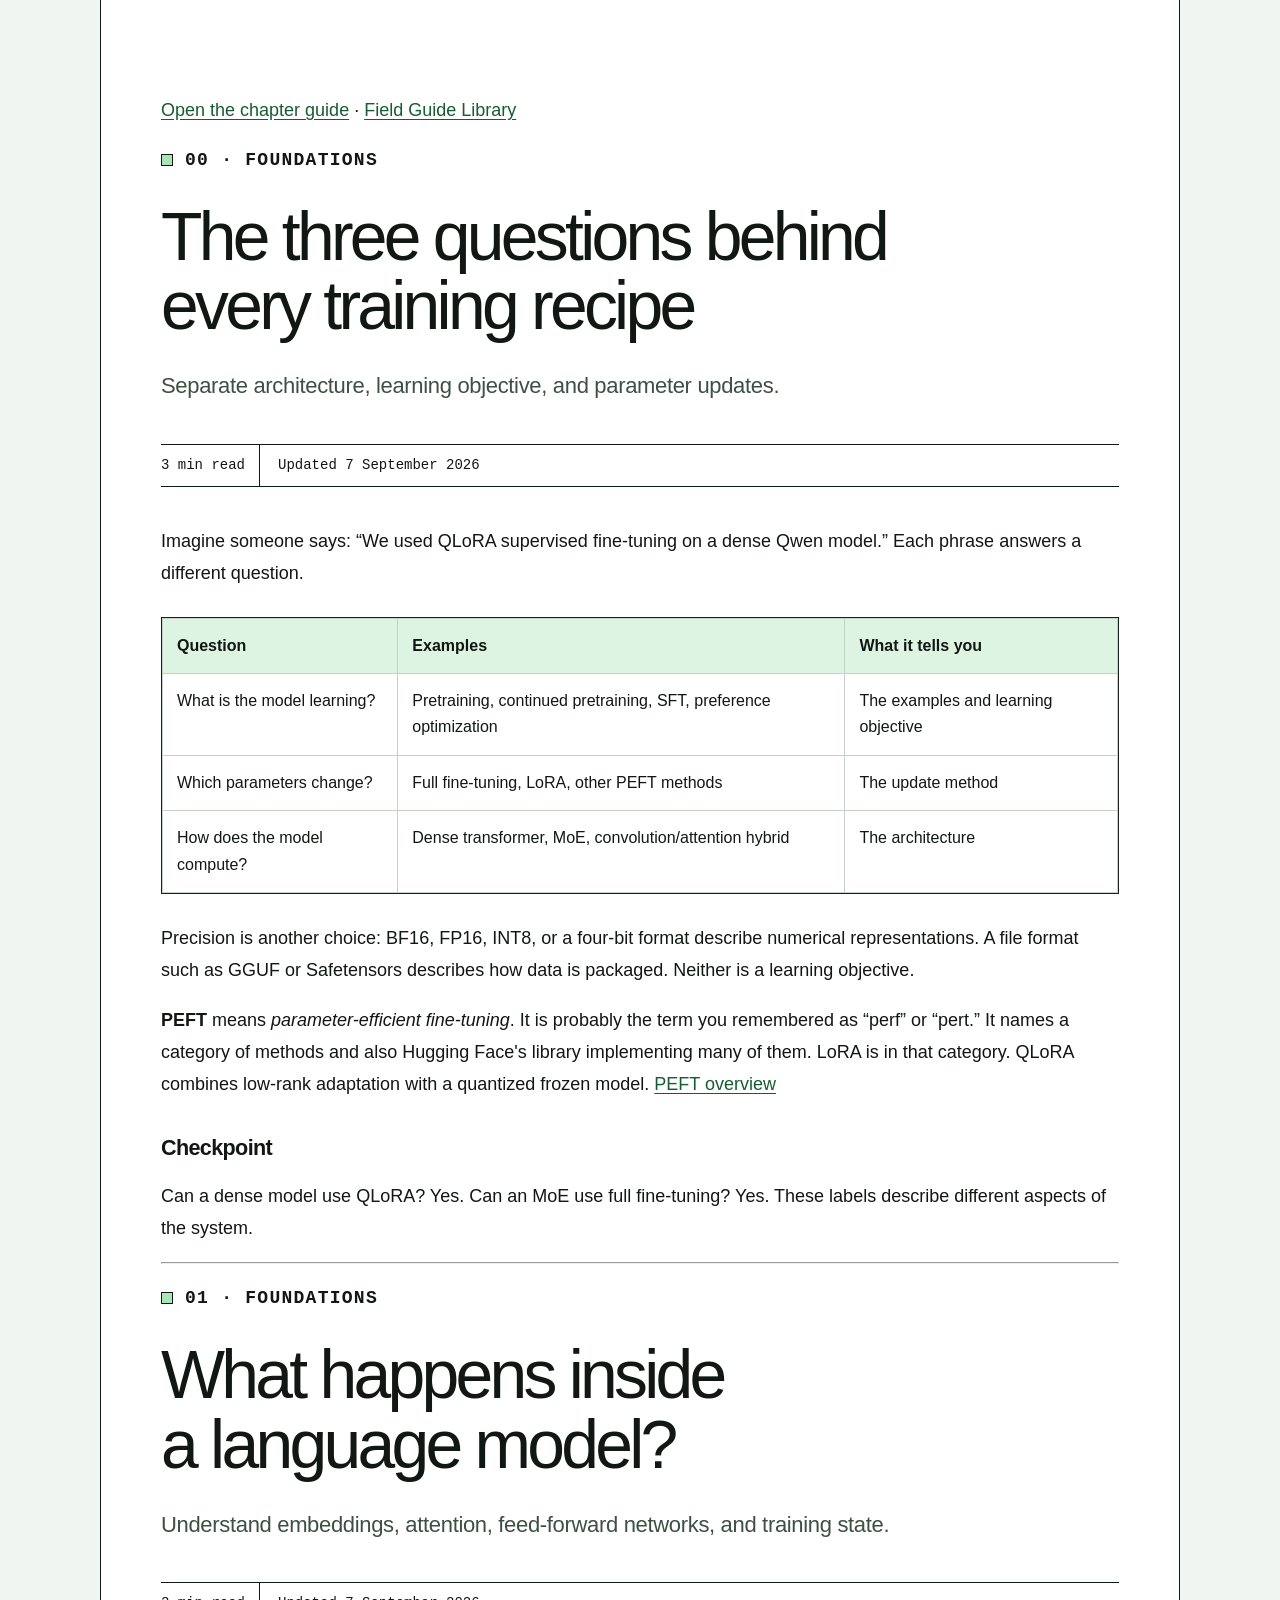
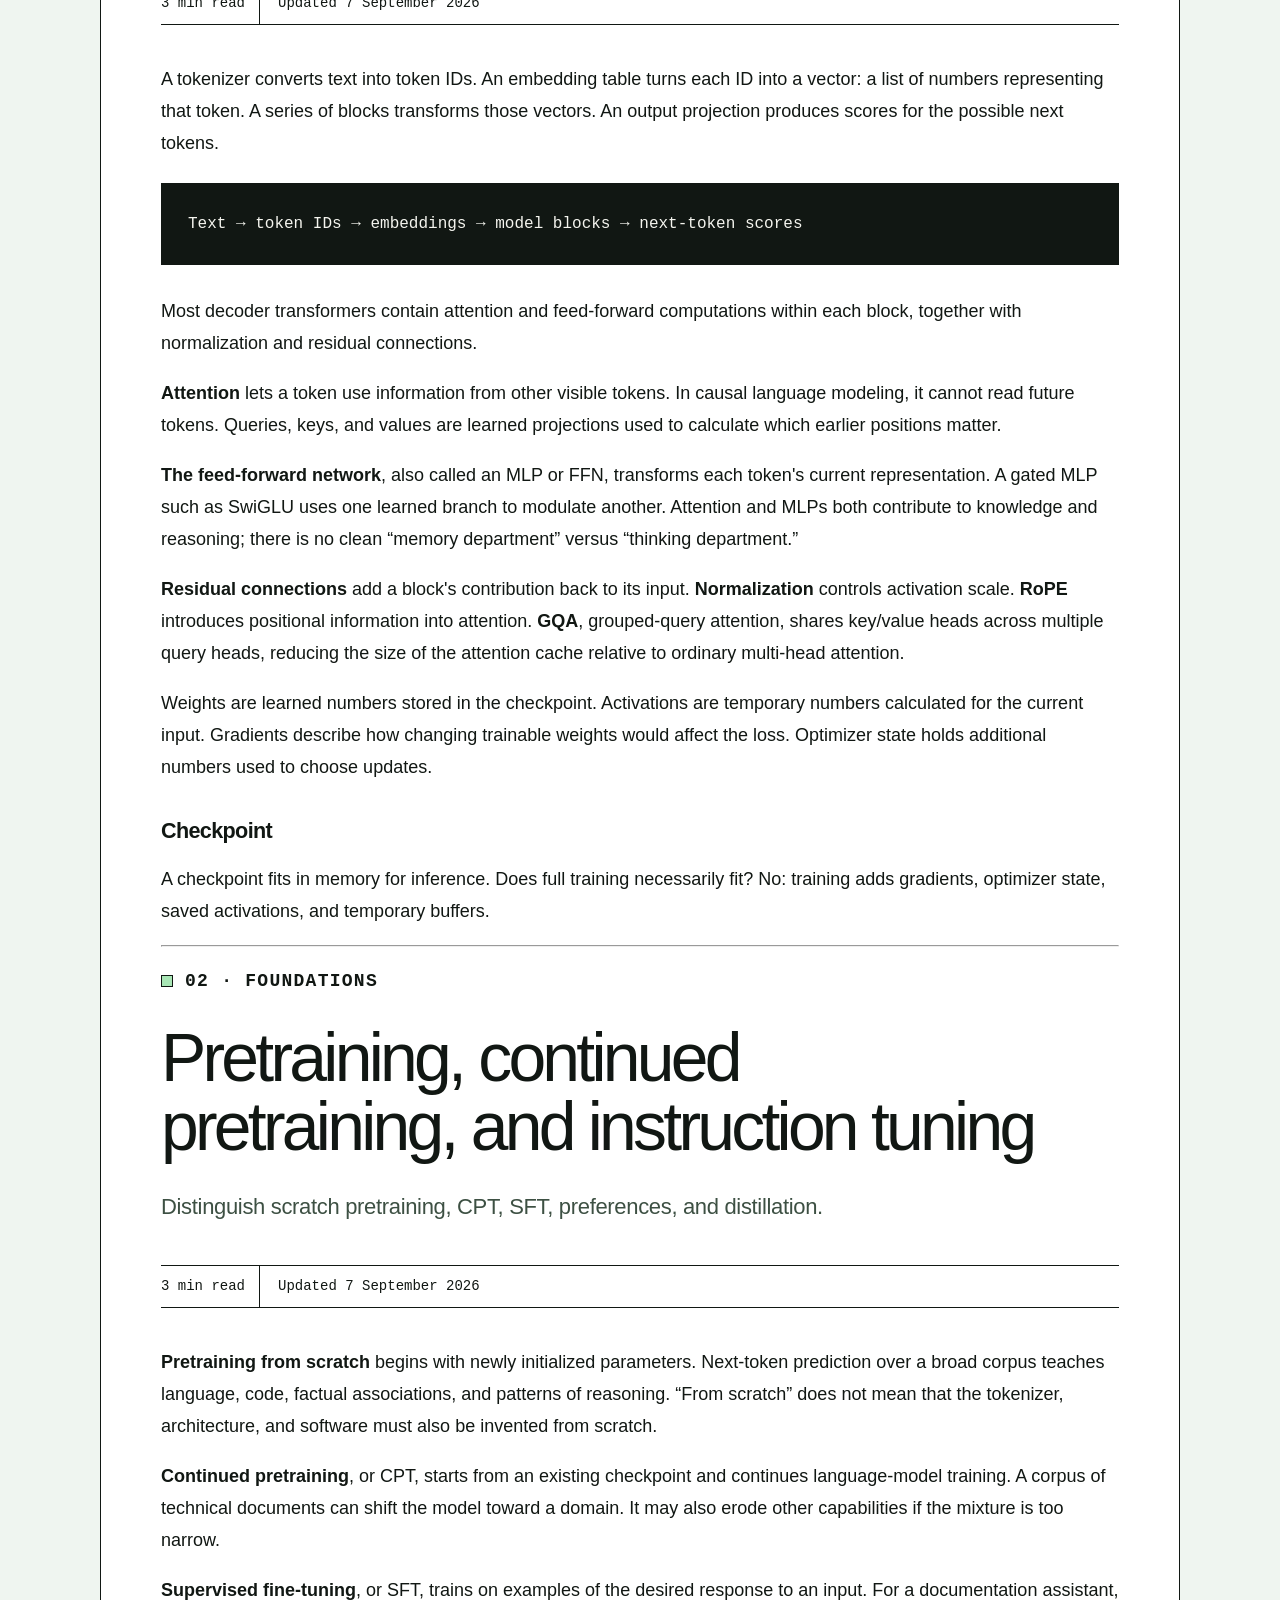
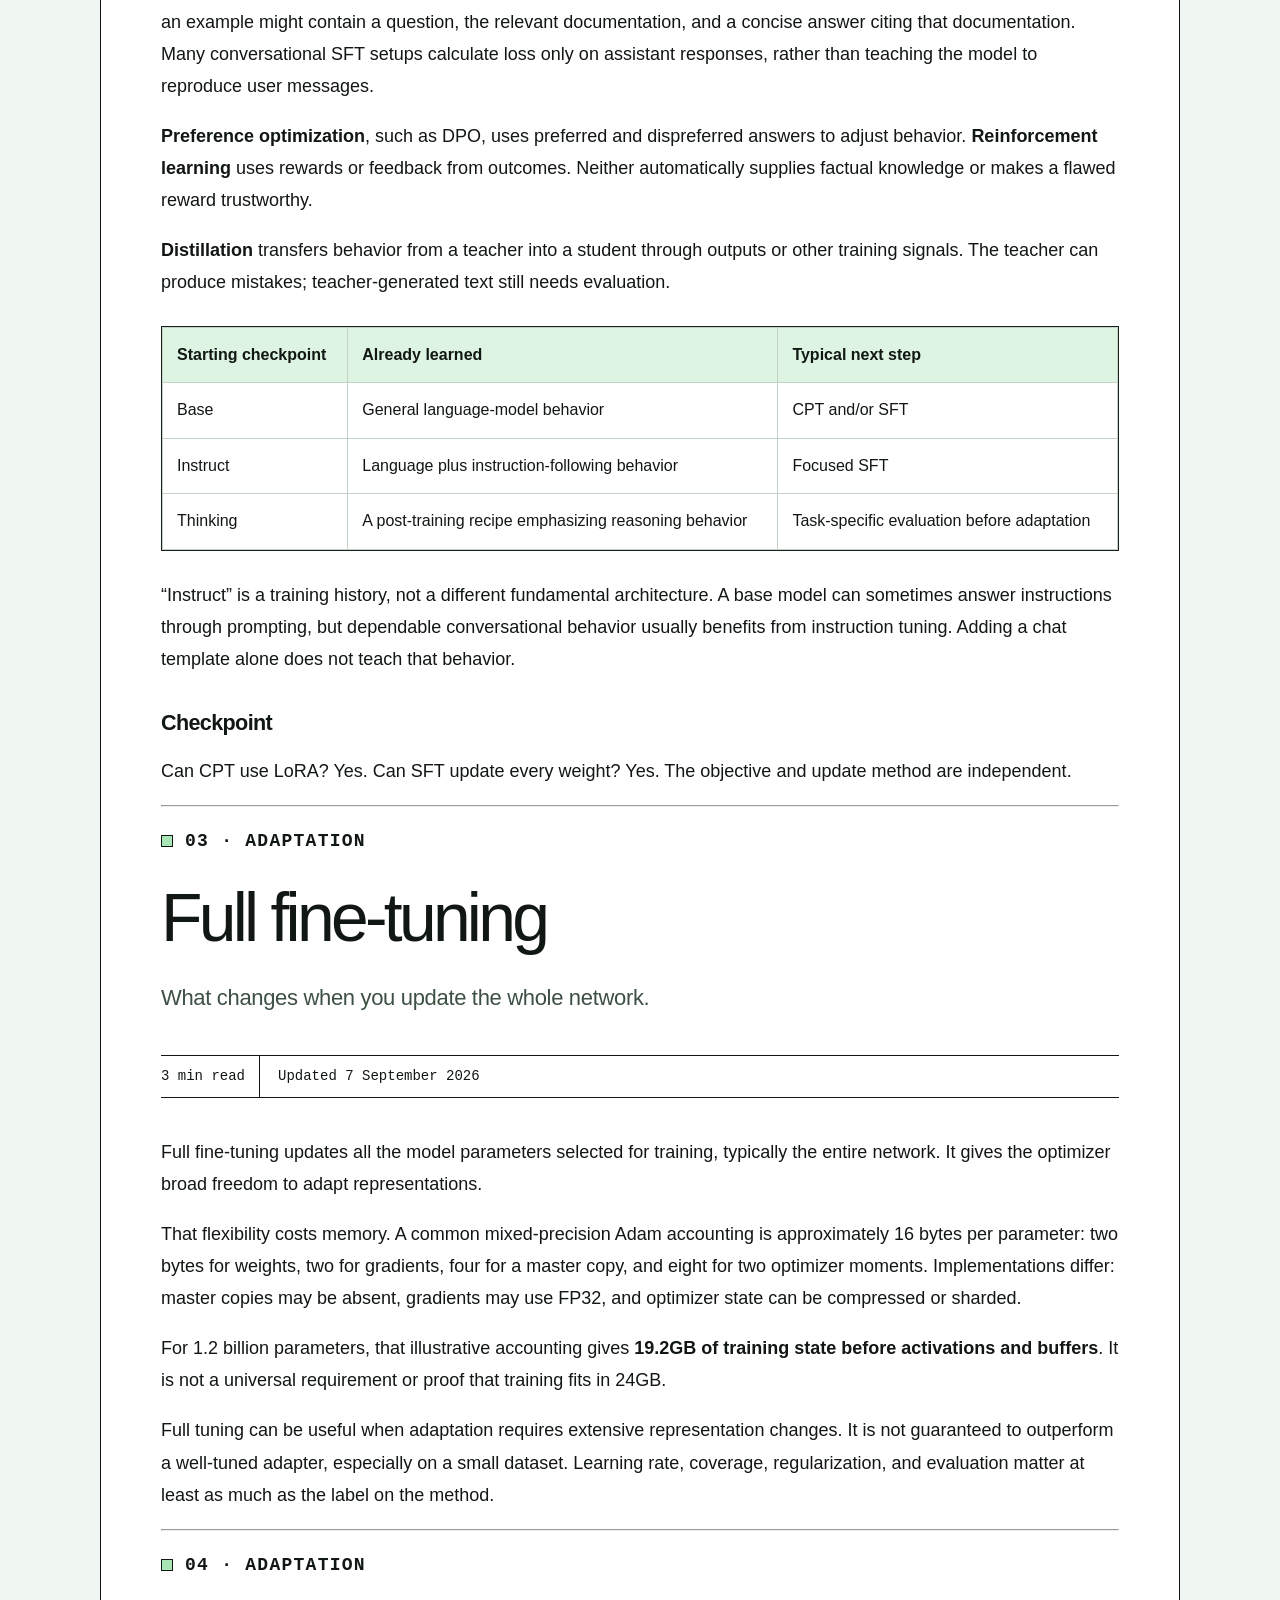
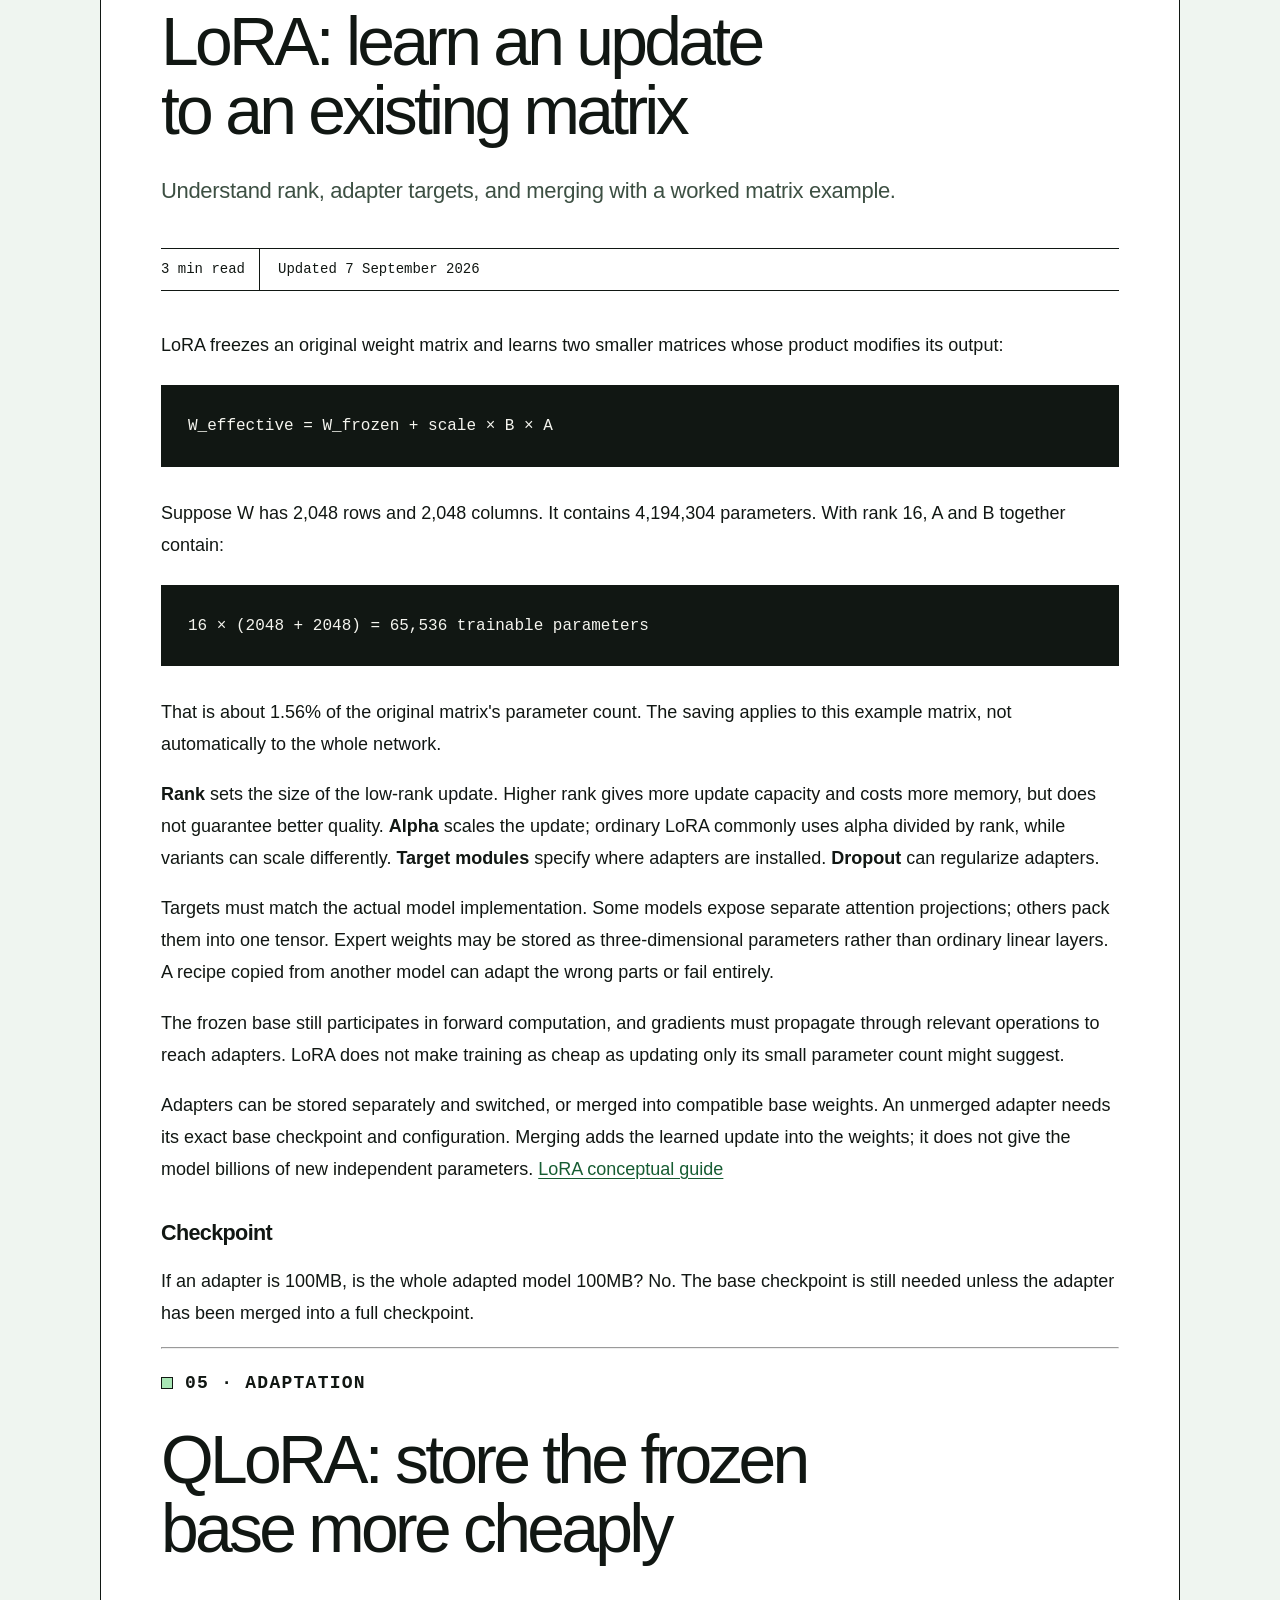
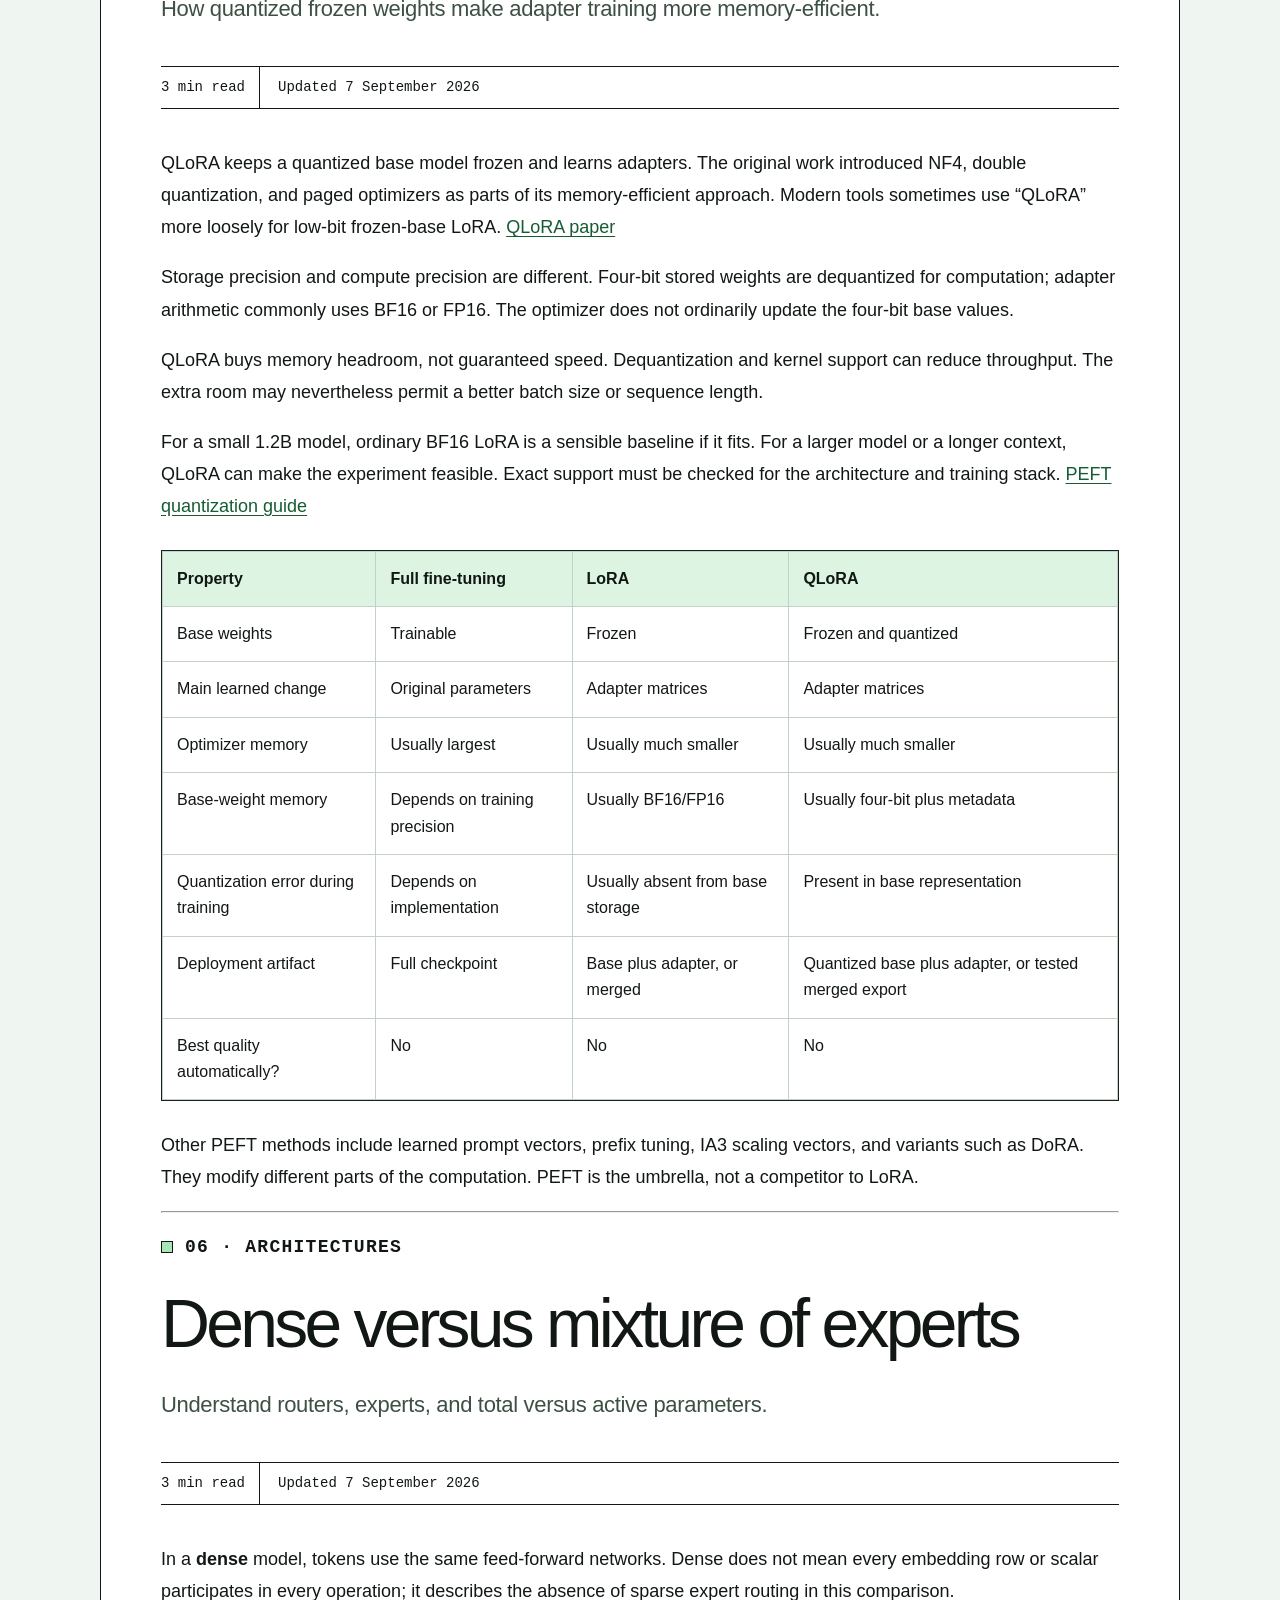
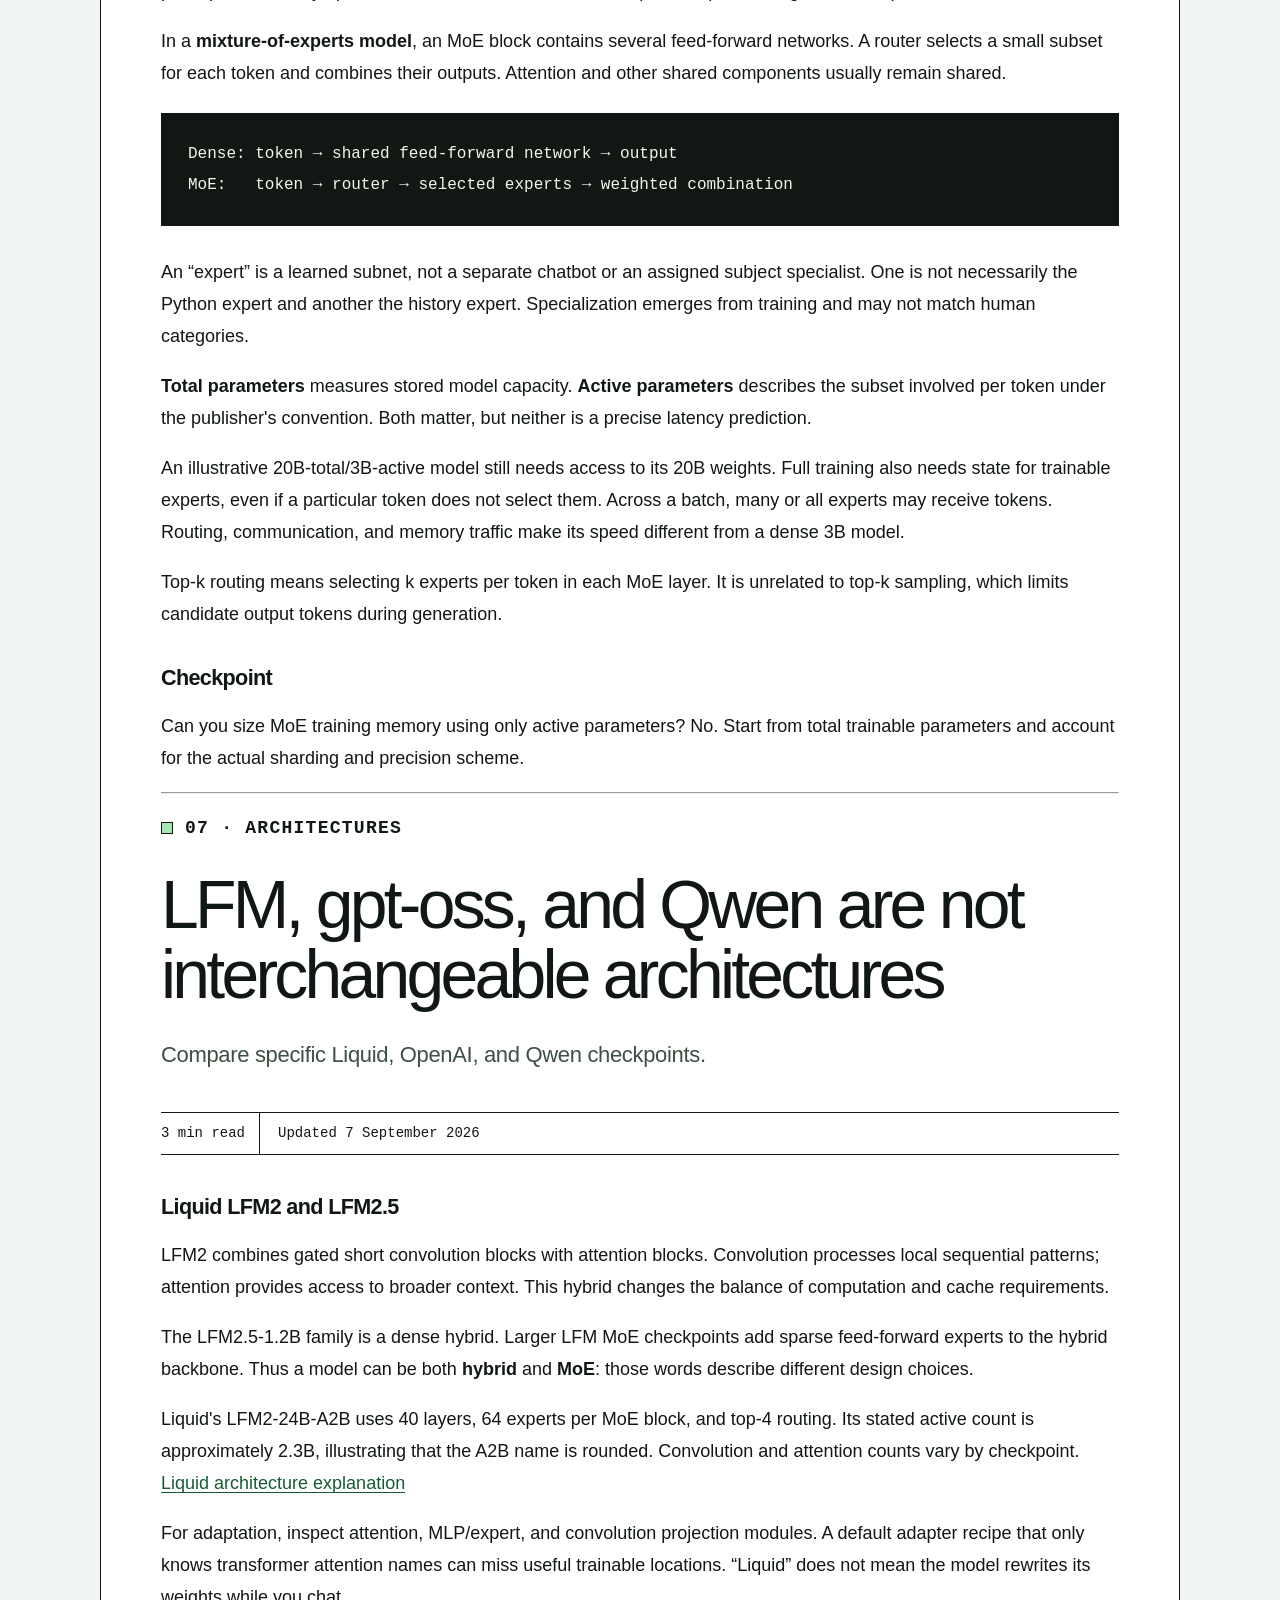
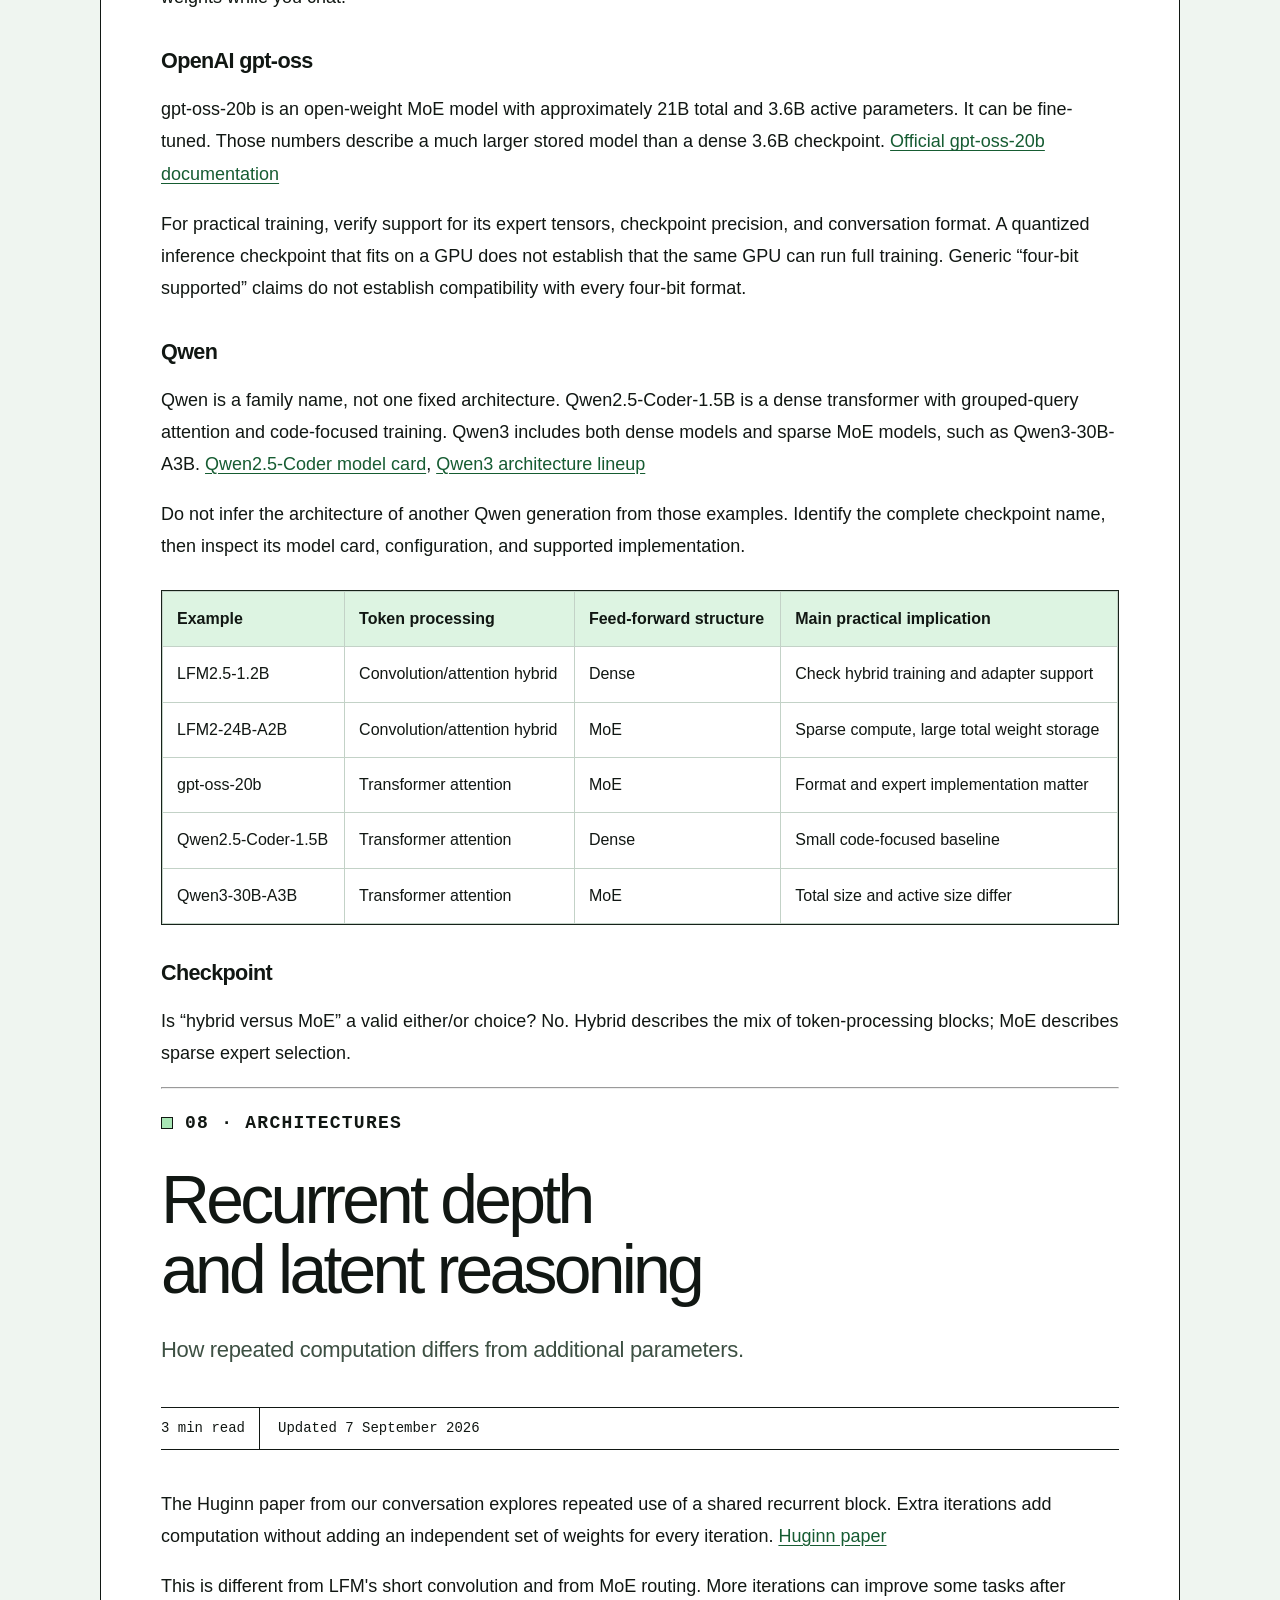
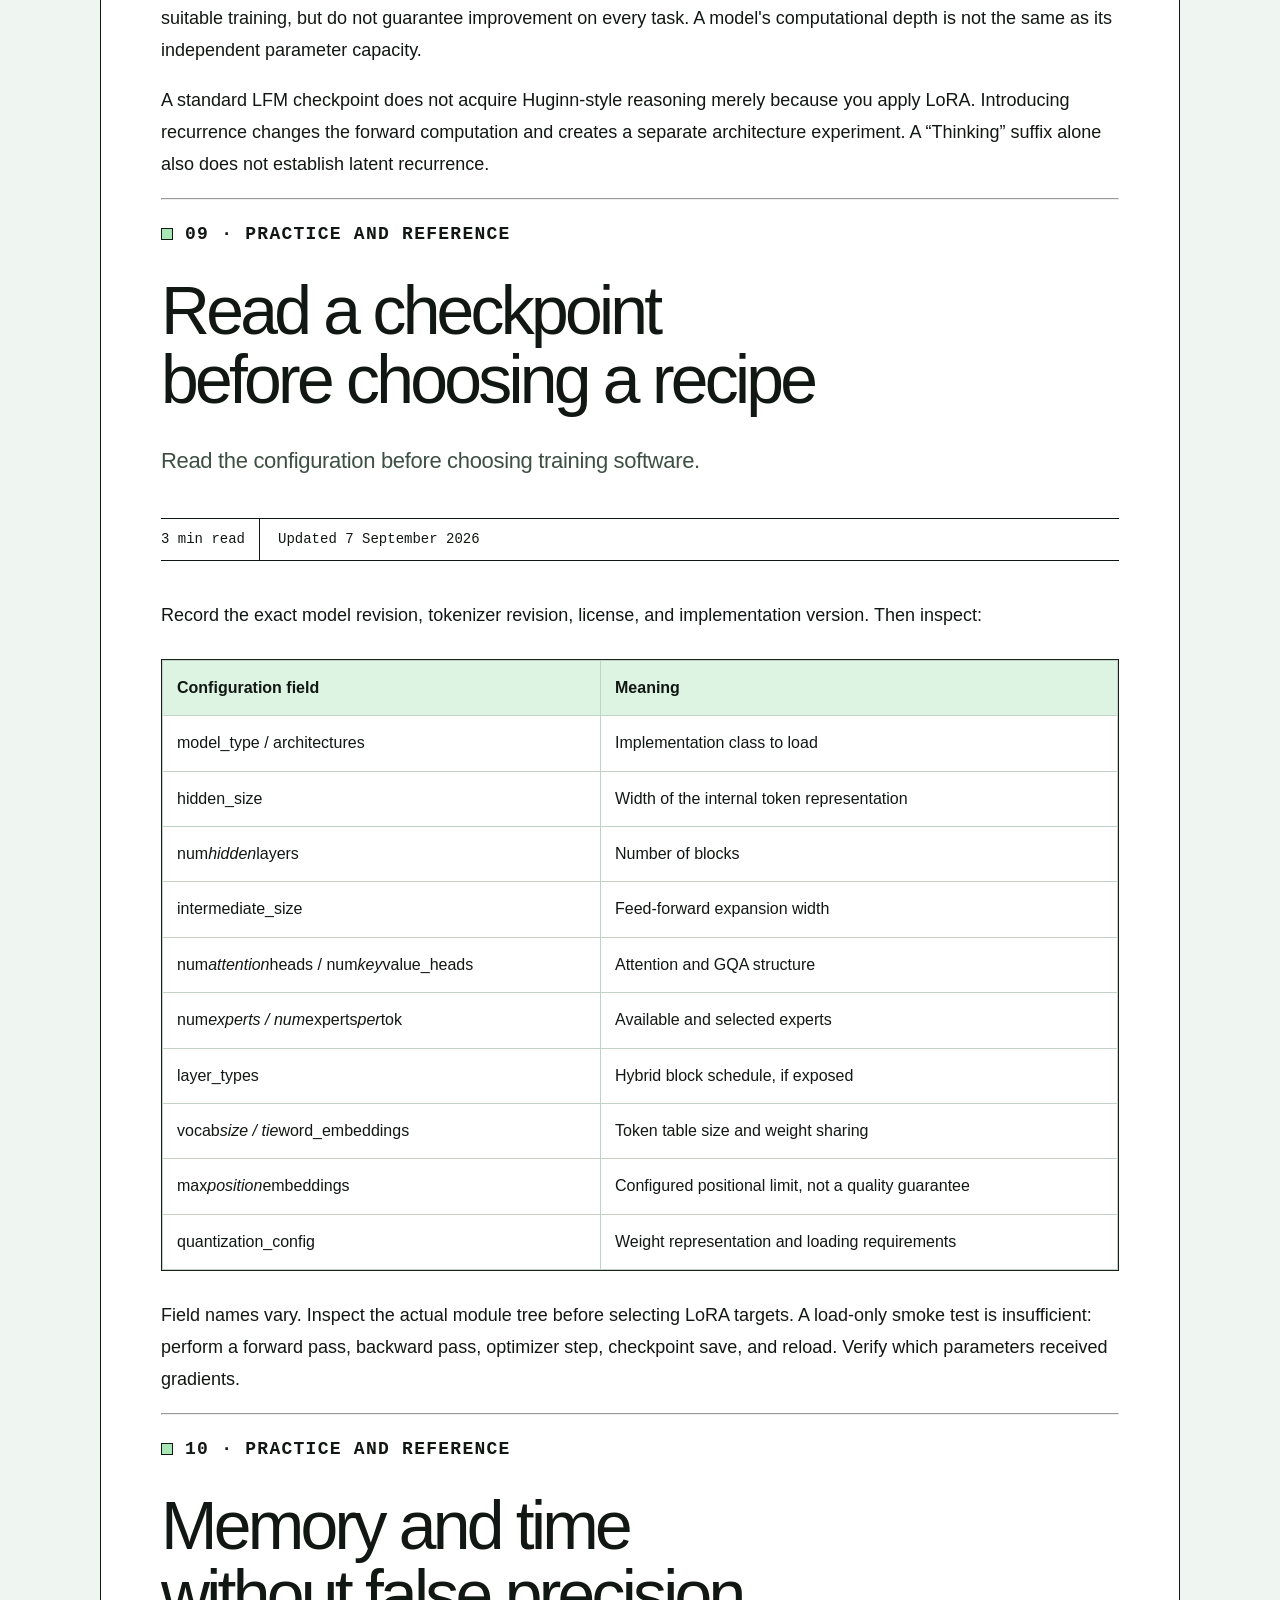
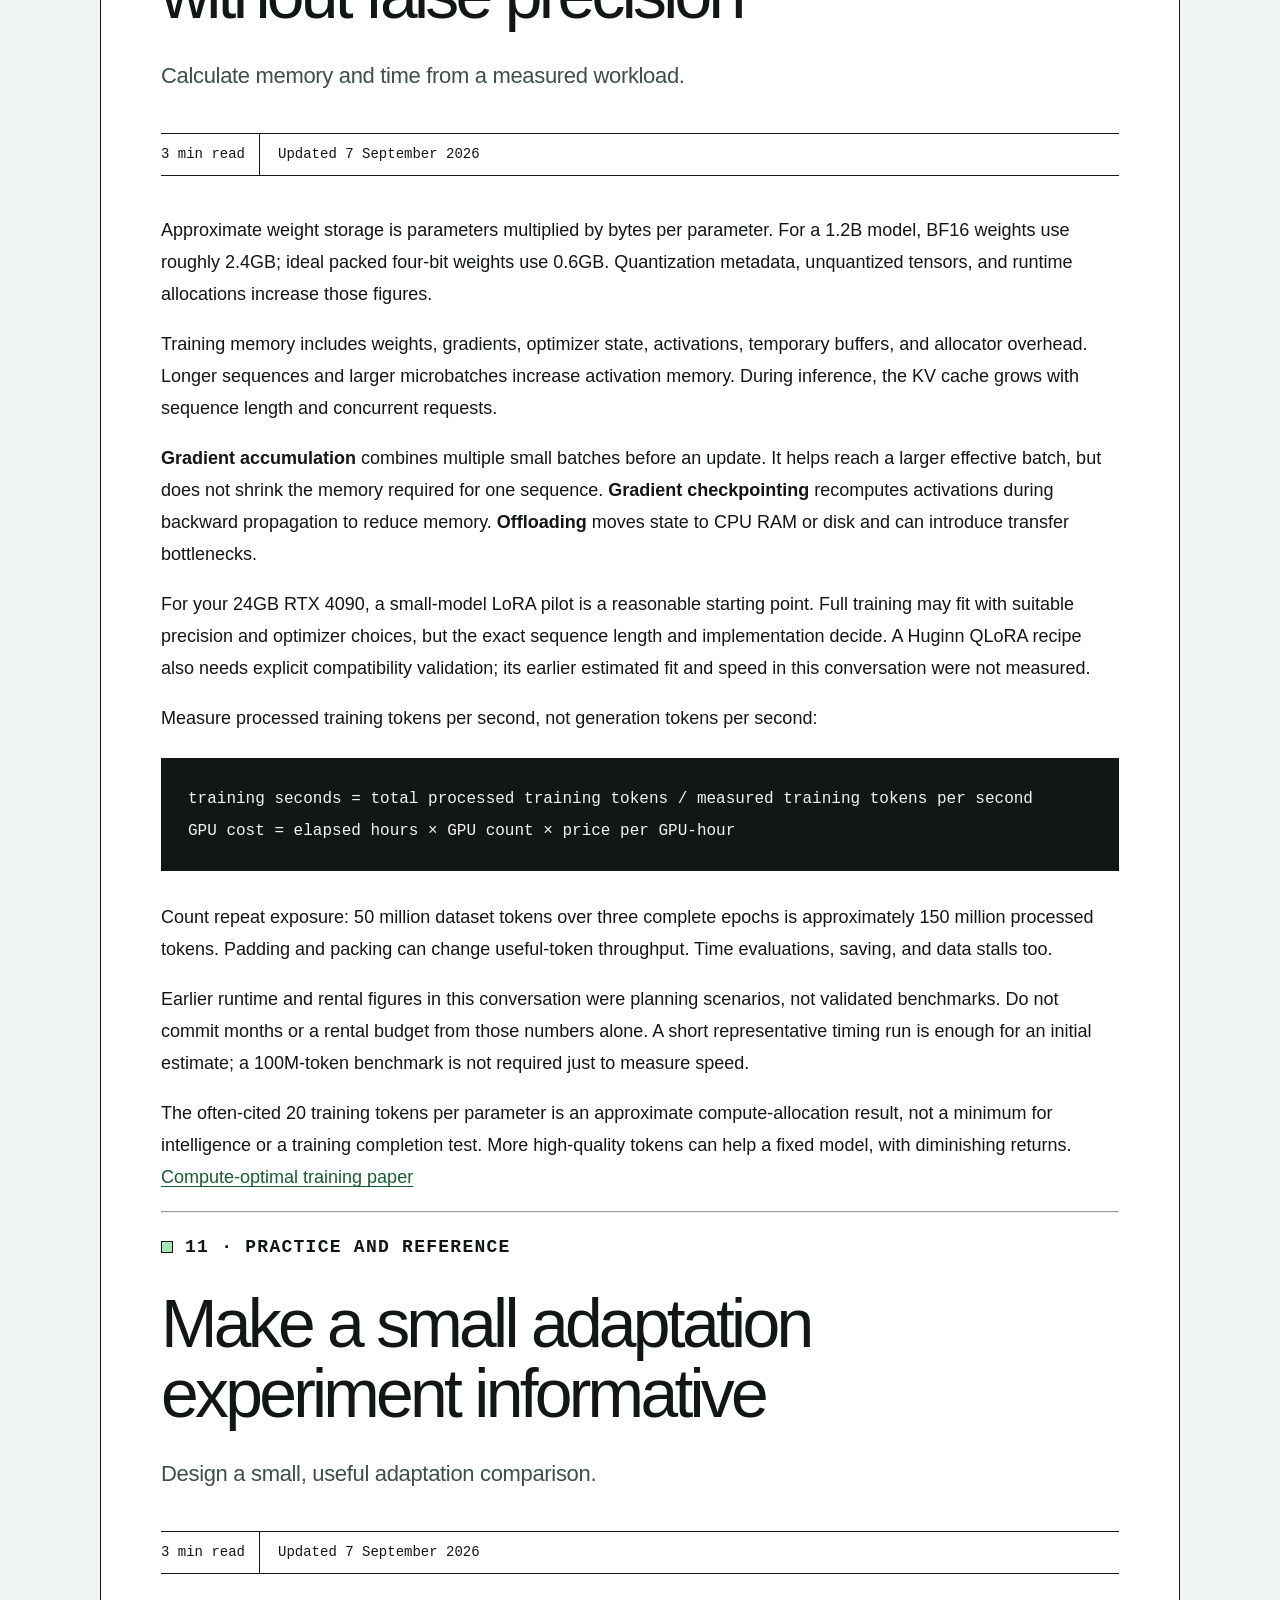
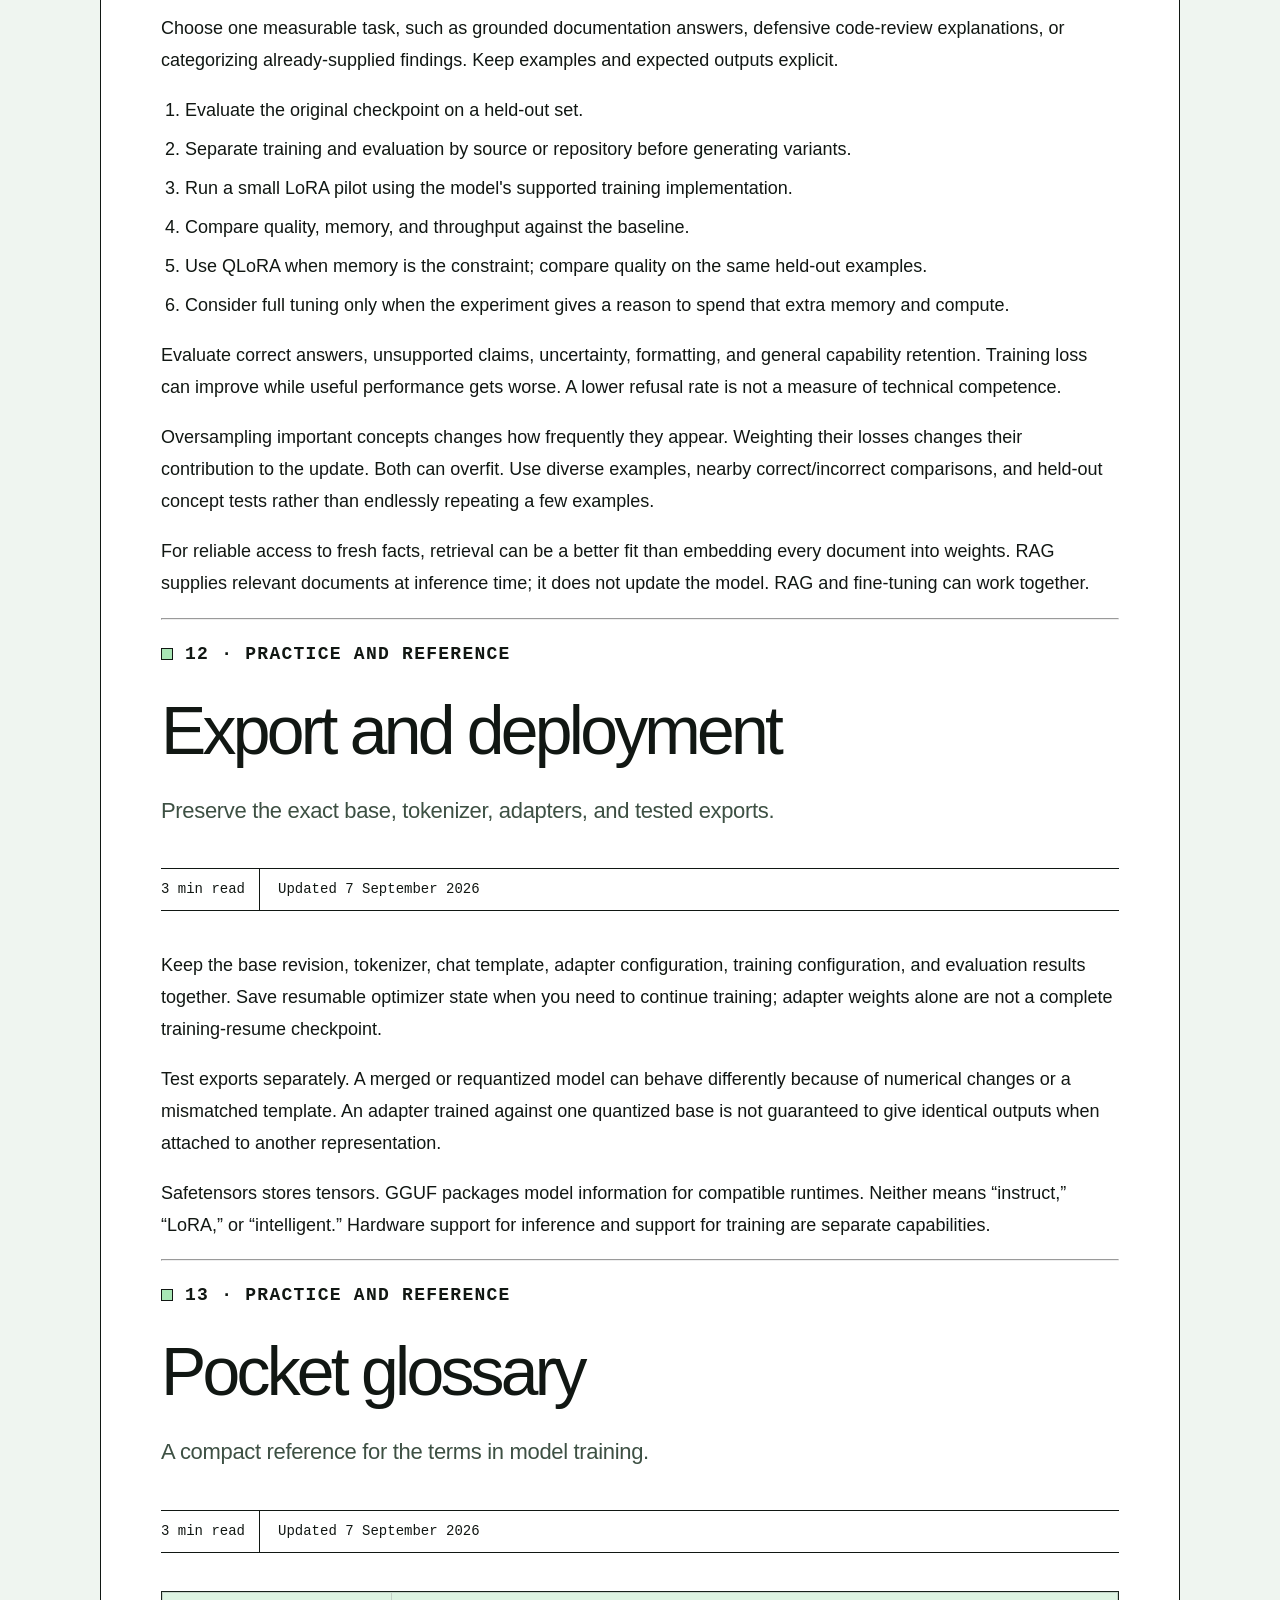
<file: model-training/read-all.html>
<!doctype html><html lang="en"><head><meta charset="utf-8"><meta name="viewport" content="width=device-width, initial-scale=1"><title>Read all · Model Training Field Guide</title><link rel="stylesheet" href="./base.css"><link rel="stylesheet" href="./styles.css?v=2"></head><body><main><article id="lesson"><p><a href="./">Open the chapter guide</a> · <a href="../">Field Guide Library</a></p><section id="orientation"><p class="eyebrow">00 · Foundations</p><h1>The three questions behind every training recipe</h1><p class="lede">Separate architecture, learning objective, and parameter updates.</p><div class="lesson-meta"><span>3 min read</span><span>Updated 7 September 2026</span></div><p>Imagine someone says: “We used QLoRA supervised fine-tuning on a dense Qwen model.” Each phrase answers a different question.</p>
<div class="table-scroll"><div class="table-wrap"><table><thead><tr><th style="text-align:left">Question</th><th style="text-align:left">Examples</th><th style="text-align:left">What it tells you</th></tr></thead><tbody><tr><td style="text-align:left">What is the model learning?</td><td style="text-align:left">Pretraining, continued pretraining, SFT, preference optimization</td><td style="text-align:left">The examples and learning objective</td></tr><tr><td style="text-align:left">Which parameters change?</td><td style="text-align:left">Full fine-tuning, LoRA, other PEFT methods</td><td style="text-align:left">The update method</td></tr><tr><td style="text-align:left">How does the model compute?</td><td style="text-align:left">Dense transformer, MoE, convolution/attention hybrid</td><td style="text-align:left">The architecture</td></tr></tbody></table></div></div>
<p>Precision is another choice: BF16, FP16, INT8, or a four-bit format describe numerical representations. A file format such as GGUF or Safetensors describes how data is packaged. Neither is a learning objective.</p>
<p><strong>PEFT</strong> means <em>parameter-efficient fine-tuning</em>. It is probably the term you remembered as “perf” or “pert.” It names a category of methods and also Hugging Face&#39;s library implementing many of them. LoRA is in that category. QLoRA combines low-rank adaptation with a quantized frozen model. <a href="https://huggingface.co/docs/peft/en/index" target="_blank" rel="noopener noreferrer">PEFT overview</a></p>
<h3>Checkpoint</h3>
<p>Can a dense model use QLoRA? Yes. Can an MoE use full fine-tuning? Yes. These labels describe different aspects of the system.</p></section><hr><section id="inside-model"><p class="eyebrow">01 · Foundations</p><h1>What happens inside a language model?</h1><p class="lede">Understand embeddings, attention, feed-forward networks, and training state.</p><div class="lesson-meta"><span>3 min read</span><span>Updated 7 September 2026</span></div><p>A tokenizer converts text into token IDs. An embedding table turns each ID into a vector: a list of numbers representing that token. A series of blocks transforms those vectors. An output projection produces scores for the possible next tokens.</p>
<pre><code class="language-text">Text → token IDs → embeddings → model blocks → next-token scores</code></pre>
<p>Most decoder transformers contain attention and feed-forward computations within each block, together with normalization and residual connections.</p>
<p><strong>Attention</strong> lets a token use information from other visible tokens. In causal language modeling, it cannot read future tokens. Queries, keys, and values are learned projections used to calculate which earlier positions matter.</p>
<p><strong>The feed-forward network</strong>, also called an MLP or FFN, transforms each token&#39;s current representation. A gated MLP such as SwiGLU uses one learned branch to modulate another. Attention and MLPs both contribute to knowledge and reasoning; there is no clean “memory department” versus “thinking department.”</p>
<p><strong>Residual connections</strong> add a block&#39;s contribution back to its input. <strong>Normalization</strong> controls activation scale. <strong>RoPE</strong> introduces positional information into attention. <strong>GQA</strong>, grouped-query attention, shares key/value heads across multiple query heads, reducing the size of the attention cache relative to ordinary multi-head attention.</p>
<p>Weights are learned numbers stored in the checkpoint. Activations are temporary numbers calculated for the current input. Gradients describe how changing trainable weights would affect the loss. Optimizer state holds additional numbers used to choose updates.</p>
<h3>Checkpoint</h3>
<p>A checkpoint fits in memory for inference. Does full training necessarily fit? No: training adds gradients, optimizer state, saved activations, and temporary buffers.</p></section><hr><section id="training-objectives"><p class="eyebrow">02 · Foundations</p><h1>Pretraining, continued pretraining, and instruction tuning</h1><p class="lede">Distinguish scratch pretraining, CPT, SFT, preferences, and distillation.</p><div class="lesson-meta"><span>3 min read</span><span>Updated 7 September 2026</span></div><p><strong>Pretraining from scratch</strong> begins with newly initialized parameters. Next-token prediction over a broad corpus teaches language, code, factual associations, and patterns of reasoning. “From scratch” does not mean that the tokenizer, architecture, and software must also be invented from scratch.</p>
<p><strong>Continued pretraining</strong>, or CPT, starts from an existing checkpoint and continues language-model training. A corpus of technical documents can shift the model toward a domain. It may also erode other capabilities if the mixture is too narrow.</p>
<p><strong>Supervised fine-tuning</strong>, or SFT, trains on examples of the desired response to an input. For a documentation assistant, an example might contain a question, the relevant documentation, and a concise answer citing that documentation. Many conversational SFT setups calculate loss only on assistant responses, rather than teaching the model to reproduce user messages.</p>
<p><strong>Preference optimization</strong>, such as DPO, uses preferred and dispreferred answers to adjust behavior. <strong>Reinforcement learning</strong> uses rewards or feedback from outcomes. Neither automatically supplies factual knowledge or makes a flawed reward trustworthy.</p>
<p><strong>Distillation</strong> transfers behavior from a teacher into a student through outputs or other training signals. The teacher can produce mistakes; teacher-generated text still needs evaluation.</p>
<div class="table-scroll"><div class="table-wrap"><table><thead><tr><th style="text-align:left">Starting checkpoint</th><th style="text-align:left">Already learned</th><th style="text-align:left">Typical next step</th></tr></thead><tbody><tr><td style="text-align:left">Base</td><td style="text-align:left">General language-model behavior</td><td style="text-align:left">CPT and/or SFT</td></tr><tr><td style="text-align:left">Instruct</td><td style="text-align:left">Language plus instruction-following behavior</td><td style="text-align:left">Focused SFT</td></tr><tr><td style="text-align:left">Thinking</td><td style="text-align:left">A post-training recipe emphasizing reasoning behavior</td><td style="text-align:left">Task-specific evaluation before adaptation</td></tr></tbody></table></div></div>
<p>“Instruct” is a training history, not a different fundamental architecture. A base model can sometimes answer instructions through prompting, but dependable conversational behavior usually benefits from instruction tuning. Adding a chat template alone does not teach that behavior.</p>
<h3>Checkpoint</h3>
<p>Can CPT use LoRA? Yes. Can SFT update every weight? Yes. The objective and update method are independent.</p></section><hr><section id="full-tuning"><p class="eyebrow">03 · Adaptation</p><h1>Full fine-tuning</h1><p class="lede">What changes when you update the whole network.</p><div class="lesson-meta"><span>3 min read</span><span>Updated 7 September 2026</span></div><p>Full fine-tuning updates all the model parameters selected for training, typically the entire network. It gives the optimizer broad freedom to adapt representations.</p>
<p>That flexibility costs memory. A common mixed-precision Adam accounting is approximately 16 bytes per parameter: two bytes for weights, two for gradients, four for a master copy, and eight for two optimizer moments. Implementations differ: master copies may be absent, gradients may use FP32, and optimizer state can be compressed or sharded.</p>
<p>For 1.2 billion parameters, that illustrative accounting gives <strong>19.2GB of training state before activations and buffers</strong>. It is not a universal requirement or proof that training fits in 24GB.</p>
<p>Full tuning can be useful when adaptation requires extensive representation changes. It is not guaranteed to outperform a well-tuned adapter, especially on a small dataset. Learning rate, coverage, regularization, and evaluation matter at least as much as the label on the method.</p></section><hr><section id="lora"><p class="eyebrow">04 · Adaptation</p><h1>LoRA: learn an update to an existing matrix</h1><p class="lede">Understand rank, adapter targets, and merging with a worked matrix example.</p><div class="lesson-meta"><span>3 min read</span><span>Updated 7 September 2026</span></div><p>LoRA freezes an original weight matrix and learns two smaller matrices whose product modifies its output:</p>
<pre><code class="language-text">W_effective = W_frozen + scale × B × A</code></pre>
<p>Suppose W has 2,048 rows and 2,048 columns. It contains 4,194,304 parameters. With rank 16, A and B together contain:</p>
<pre><code class="language-text">16 × (2048 + 2048) = 65,536 trainable parameters</code></pre>
<p>That is about 1.56% of the original matrix&#39;s parameter count. The saving applies to this example matrix, not automatically to the whole network.</p>
<p><strong>Rank</strong> sets the size of the low-rank update. Higher rank gives more update capacity and costs more memory, but does not guarantee better quality. <strong>Alpha</strong> scales the update; ordinary LoRA commonly uses alpha divided by rank, while variants can scale differently. <strong>Target modules</strong> specify where adapters are installed. <strong>Dropout</strong> can regularize adapters.</p>
<p>Targets must match the actual model implementation. Some models expose separate attention projections; others pack them into one tensor. Expert weights may be stored as three-dimensional parameters rather than ordinary linear layers. A recipe copied from another model can adapt the wrong parts or fail entirely.</p>
<p>The frozen base still participates in forward computation, and gradients must propagate through relevant operations to reach adapters. LoRA does not make training as cheap as updating only its small parameter count might suggest.</p>
<p>Adapters can be stored separately and switched, or merged into compatible base weights. An unmerged adapter needs its exact base checkpoint and configuration. Merging adds the learned update into the weights; it does not give the model billions of new independent parameters. <a href="https://huggingface.co/docs/peft/main/conceptual<em>guides/lora" target="</em>blank" rel="noopener noreferrer">LoRA conceptual guide</a></p>
<h3>Checkpoint</h3>
<p>If an adapter is 100MB, is the whole adapted model 100MB? No. The base checkpoint is still needed unless the adapter has been merged into a full checkpoint.</p></section><hr><section id="qlora"><p class="eyebrow">05 · Adaptation</p><h1>QLoRA: store the frozen base more cheaply</h1><p class="lede">How quantized frozen weights make adapter training more memory-efficient.</p><div class="lesson-meta"><span>3 min read</span><span>Updated 7 September 2026</span></div><p>QLoRA keeps a quantized base model frozen and learns adapters. The original work introduced NF4, double quantization, and paged optimizers as parts of its memory-efficient approach. Modern tools sometimes use “QLoRA” more loosely for low-bit frozen-base LoRA. <a href="https://arxiv.org/abs/2305.14314" target="_blank" rel="noopener noreferrer">QLoRA paper</a></p>
<p>Storage precision and compute precision are different. Four-bit stored weights are dequantized for computation; adapter arithmetic commonly uses BF16 or FP16. The optimizer does not ordinarily update the four-bit base values.</p>
<p>QLoRA buys memory headroom, not guaranteed speed. Dequantization and kernel support can reduce throughput. The extra room may nevertheless permit a better batch size or sequence length.</p>
<p>For a small 1.2B model, ordinary BF16 LoRA is a sensible baseline if it fits. For a larger model or a longer context, QLoRA can make the experiment feasible. Exact support must be checked for the architecture and training stack. <a href="https://huggingface.co/docs/peft/developer<em>guides/quantization" target="</em>blank" rel="noopener noreferrer">PEFT quantization guide</a></p>
<div class="table-scroll"><div class="table-wrap"><table><thead><tr><th style="text-align:left">Property</th><th style="text-align:left">Full fine-tuning</th><th style="text-align:left">LoRA</th><th style="text-align:left">QLoRA</th></tr></thead><tbody><tr><td style="text-align:left">Base weights</td><td style="text-align:left">Trainable</td><td style="text-align:left">Frozen</td><td style="text-align:left">Frozen and quantized</td></tr><tr><td style="text-align:left">Main learned change</td><td style="text-align:left">Original parameters</td><td style="text-align:left">Adapter matrices</td><td style="text-align:left">Adapter matrices</td></tr><tr><td style="text-align:left">Optimizer memory</td><td style="text-align:left">Usually largest</td><td style="text-align:left">Usually much smaller</td><td style="text-align:left">Usually much smaller</td></tr><tr><td style="text-align:left">Base-weight memory</td><td style="text-align:left">Depends on training precision</td><td style="text-align:left">Usually BF16/FP16</td><td style="text-align:left">Usually four-bit plus metadata</td></tr><tr><td style="text-align:left">Quantization error during training</td><td style="text-align:left">Depends on implementation</td><td style="text-align:left">Usually absent from base storage</td><td style="text-align:left">Present in base representation</td></tr><tr><td style="text-align:left">Deployment artifact</td><td style="text-align:left">Full checkpoint</td><td style="text-align:left">Base plus adapter, or merged</td><td style="text-align:left">Quantized base plus adapter, or tested merged export</td></tr><tr><td style="text-align:left">Best quality automatically?</td><td style="text-align:left">No</td><td style="text-align:left">No</td><td style="text-align:left">No</td></tr></tbody></table></div></div>
<p>Other PEFT methods include learned prompt vectors, prefix tuning, IA3 scaling vectors, and variants such as DoRA. They modify different parts of the computation. PEFT is the umbrella, not a competitor to LoRA.</p></section><hr><section id="dense-moe"><p class="eyebrow">06 · Architectures</p><h1>Dense versus mixture of experts</h1><p class="lede">Understand routers, experts, and total versus active parameters.</p><div class="lesson-meta"><span>3 min read</span><span>Updated 7 September 2026</span></div><p>In a <strong>dense</strong> model, tokens use the same feed-forward networks. Dense does not mean every embedding row or scalar participates in every operation; it describes the absence of sparse expert routing in this comparison.</p>
<p>In a <strong>mixture-of-experts model</strong>, an MoE block contains several feed-forward networks. A router selects a small subset for each token and combines their outputs. Attention and other shared components usually remain shared.</p>
<pre><code class="language-text">Dense: token → shared feed-forward network → output
MoE:   token → router → selected experts → weighted combination</code></pre>
<p>An “expert” is a learned subnet, not a separate chatbot or an assigned subject specialist. One is not necessarily the Python expert and another the history expert. Specialization emerges from training and may not match human categories.</p>
<p><strong>Total parameters</strong> measures stored model capacity. <strong>Active parameters</strong> describes the subset involved per token under the publisher&#39;s convention. Both matter, but neither is a precise latency prediction.</p>
<p>An illustrative 20B-total/3B-active model still needs access to its 20B weights. Full training also needs state for trainable experts, even if a particular token does not select them. Across a batch, many or all experts may receive tokens. Routing, communication, and memory traffic make its speed different from a dense 3B model.</p>
<p>Top-k routing means selecting k experts per token in each MoE layer. It is unrelated to top-k sampling, which limits candidate output tokens during generation.</p>
<h3>Checkpoint</h3>
<p>Can you size MoE training memory using only active parameters? No. Start from total trainable parameters and account for the actual sharding and precision scheme.</p></section><hr><section id="model-families"><p class="eyebrow">07 · Architectures</p><h1>LFM, gpt-oss, and Qwen are not interchangeable architectures</h1><p class="lede">Compare specific Liquid, OpenAI, and Qwen checkpoints.</p><div class="lesson-meta"><span>3 min read</span><span>Updated 7 September 2026</span></div><h3>Liquid LFM2 and LFM2.5</h3>
<p>LFM2 combines gated short convolution blocks with attention blocks. Convolution processes local sequential patterns; attention provides access to broader context. This hybrid changes the balance of computation and cache requirements.</p>
<p>The LFM2.5-1.2B family is a dense hybrid. Larger LFM MoE checkpoints add sparse feed-forward experts to the hybrid backbone. Thus a model can be both <strong>hybrid</strong> and <strong>MoE</strong>: those words describe different design choices.</p>
<p>Liquid&#39;s LFM2-24B-A2B uses 40 layers, 64 experts per MoE block, and top-4 routing. Its stated active count is approximately 2.3B, illustrating that the A2B name is rounded. Convolution and attention counts vary by checkpoint. <a href="https://www.liquid.ai/blog/lfm2-24b-a2b" target="_blank" rel="noopener noreferrer">Liquid architecture explanation</a></p>
<p>For adaptation, inspect attention, MLP/expert, and convolution projection modules. A default adapter recipe that only knows transformer attention names can miss useful trainable locations. “Liquid” does not mean the model rewrites its weights while you chat.</p>
<h3>OpenAI gpt-oss</h3>
<p>gpt-oss-20b is an open-weight MoE model with approximately 21B total and 3.6B active parameters. It can be fine-tuned. Those numbers describe a much larger stored model than a dense 3.6B checkpoint. <a href="https://developers.openai.com/api/docs/models/gpt-oss-20b" target="_blank" rel="noopener noreferrer">Official gpt-oss-20b documentation</a></p>
<p>For practical training, verify support for its expert tensors, checkpoint precision, and conversation format. A quantized inference checkpoint that fits on a GPU does not establish that the same GPU can run full training. Generic “four-bit supported” claims do not establish compatibility with every four-bit format.</p>
<h3>Qwen</h3>
<p>Qwen is a family name, not one fixed architecture. Qwen2.5-Coder-1.5B is a dense transformer with grouped-query attention and code-focused training. Qwen3 includes both dense models and sparse MoE models, such as Qwen3-30B-A3B. <a href="https://huggingface.co/Qwen/Qwen2.5-Coder-1.5B" target="<em>blank" rel="noopener noreferrer">Qwen2.5-Coder model card</a>, <a href="https://qwenlm.github.io/blog/qwen3/" target="</em>blank" rel="noopener noreferrer">Qwen3 architecture lineup</a></p>
<p>Do not infer the architecture of another Qwen generation from those examples. Identify the complete checkpoint name, then inspect its model card, configuration, and supported implementation.</p>
<div class="table-scroll"><div class="table-wrap"><table><thead><tr><th style="text-align:left">Example</th><th style="text-align:left">Token processing</th><th style="text-align:left">Feed-forward structure</th><th style="text-align:left">Main practical implication</th></tr></thead><tbody><tr><td style="text-align:left">LFM2.5-1.2B</td><td style="text-align:left">Convolution/attention hybrid</td><td style="text-align:left">Dense</td><td style="text-align:left">Check hybrid training and adapter support</td></tr><tr><td style="text-align:left">LFM2-24B-A2B</td><td style="text-align:left">Convolution/attention hybrid</td><td style="text-align:left">MoE</td><td style="text-align:left">Sparse compute, large total weight storage</td></tr><tr><td style="text-align:left">gpt-oss-20b</td><td style="text-align:left">Transformer attention</td><td style="text-align:left">MoE</td><td style="text-align:left">Format and expert implementation matter</td></tr><tr><td style="text-align:left">Qwen2.5-Coder-1.5B</td><td style="text-align:left">Transformer attention</td><td style="text-align:left">Dense</td><td style="text-align:left">Small code-focused baseline</td></tr><tr><td style="text-align:left">Qwen3-30B-A3B</td><td style="text-align:left">Transformer attention</td><td style="text-align:left">MoE</td><td style="text-align:left">Total size and active size differ</td></tr></tbody></table></div></div>
<h3>Checkpoint</h3>
<p>Is “hybrid versus MoE” a valid either/or choice? No. Hybrid describes the mix of token-processing blocks; MoE describes sparse expert selection.</p></section><hr><section id="recurrent-depth"><p class="eyebrow">08 · Architectures</p><h1>Recurrent depth and latent reasoning</h1><p class="lede">How repeated computation differs from additional parameters.</p><div class="lesson-meta"><span>3 min read</span><span>Updated 7 September 2026</span></div><p>The Huginn paper from our conversation explores repeated use of a shared recurrent block. Extra iterations add computation without adding an independent set of weights for every iteration. <a href="https://arxiv.org/abs/2502.05171" target="_blank" rel="noopener noreferrer">Huginn paper</a></p>
<p>This is different from LFM&#39;s short convolution and from MoE routing. More iterations can improve some tasks after suitable training, but do not guarantee improvement on every task. A model&#39;s computational depth is not the same as its independent parameter capacity.</p>
<p>A standard LFM checkpoint does not acquire Huginn-style reasoning merely because you apply LoRA. Introducing recurrence changes the forward computation and creates a separate architecture experiment. A “Thinking” suffix alone also does not establish latent recurrence.</p></section><hr><section id="read-checkpoint"><p class="eyebrow">09 · Practice and reference</p><h1>Read a checkpoint before choosing a recipe</h1><p class="lede">Read the configuration before choosing training software.</p><div class="lesson-meta"><span>3 min read</span><span>Updated 7 September 2026</span></div><p>Record the exact model revision, tokenizer revision, license, and implementation version. Then inspect:</p>
<div class="table-scroll"><div class="table-wrap"><table><thead><tr><th style="text-align:left">Configuration field</th><th style="text-align:left">Meaning</th></tr></thead><tbody><tr><td style="text-align:left">model_type / architectures</td><td style="text-align:left">Implementation class to load</td></tr><tr><td style="text-align:left">hidden_size</td><td style="text-align:left">Width of the internal token representation</td></tr><tr><td style="text-align:left">num<em>hidden</em>layers</td><td style="text-align:left">Number of blocks</td></tr><tr><td style="text-align:left">intermediate_size</td><td style="text-align:left">Feed-forward expansion width</td></tr><tr><td style="text-align:left">num<em>attention</em>heads / num<em>key</em>value_heads</td><td style="text-align:left">Attention and GQA structure</td></tr><tr><td style="text-align:left">num<em>experts / num</em>experts<em>per</em>tok</td><td style="text-align:left">Available and selected experts</td></tr><tr><td style="text-align:left">layer_types</td><td style="text-align:left">Hybrid block schedule, if exposed</td></tr><tr><td style="text-align:left">vocab<em>size / tie</em>word_embeddings</td><td style="text-align:left">Token table size and weight sharing</td></tr><tr><td style="text-align:left">max<em>position</em>embeddings</td><td style="text-align:left">Configured positional limit, not a quality guarantee</td></tr><tr><td style="text-align:left">quantization_config</td><td style="text-align:left">Weight representation and loading requirements</td></tr></tbody></table></div></div>
<p>Field names vary. Inspect the actual module tree before selecting LoRA targets. A load-only smoke test is insufficient: perform a forward pass, backward pass, optimizer step, checkpoint save, and reload. Verify which parameters received gradients.</p></section><hr><section id="memory-time"><p class="eyebrow">10 · Practice and reference</p><h1>Memory and time without false precision</h1><p class="lede">Calculate memory and time from a measured workload.</p><div class="lesson-meta"><span>3 min read</span><span>Updated 7 September 2026</span></div><p>Approximate weight storage is parameters multiplied by bytes per parameter. For a 1.2B model, BF16 weights use roughly 2.4GB; ideal packed four-bit weights use 0.6GB. Quantization metadata, unquantized tensors, and runtime allocations increase those figures.</p>
<p>Training memory includes weights, gradients, optimizer state, activations, temporary buffers, and allocator overhead. Longer sequences and larger microbatches increase activation memory. During inference, the KV cache grows with sequence length and concurrent requests.</p>
<p><strong>Gradient accumulation</strong> combines multiple small batches before an update. It helps reach a larger effective batch, but does not shrink the memory required for one sequence. <strong>Gradient checkpointing</strong> recomputes activations during backward propagation to reduce memory. <strong>Offloading</strong> moves state to CPU RAM or disk and can introduce transfer bottlenecks.</p>
<p>For your 24GB RTX 4090, a small-model LoRA pilot is a reasonable starting point. Full training may fit with suitable precision and optimizer choices, but the exact sequence length and implementation decide. A Huginn QLoRA recipe also needs explicit compatibility validation; its earlier estimated fit and speed in this conversation were not measured.</p>
<p>Measure processed training tokens per second, not generation tokens per second:</p>
<pre><code class="language-text">training seconds = total processed training tokens / measured training tokens per second
GPU cost = elapsed hours × GPU count × price per GPU-hour</code></pre>
<p>Count repeat exposure: 50 million dataset tokens over three complete epochs is approximately 150 million processed tokens. Padding and packing can change useful-token throughput. Time evaluations, saving, and data stalls too.</p>
<p>Earlier runtime and rental figures in this conversation were planning scenarios, not validated benchmarks. Do not commit months or a rental budget from those numbers alone. A short representative timing run is enough for an initial estimate; a 100M-token benchmark is not required just to measure speed.</p>
<p>The often-cited 20 training tokens per parameter is an approximate compute-allocation result, not a minimum for intelligence or a training completion test. More high-quality tokens can help a fixed model, with diminishing returns. <a href="https://arxiv.org/abs/2203.15556" target="_blank" rel="noopener noreferrer">Compute-optimal training paper</a></p></section><hr><section id="experiment"><p class="eyebrow">11 · Practice and reference</p><h1>Make a small adaptation experiment informative</h1><p class="lede">Design a small, useful adaptation comparison.</p><div class="lesson-meta"><span>3 min read</span><span>Updated 7 September 2026</span></div><p>Choose one measurable task, such as grounded documentation answers, defensive code-review explanations, or categorizing already-supplied findings. Keep examples and expected outputs explicit.</p>
<ol><li>Evaluate the original checkpoint on a held-out set.</li><li>Separate training and evaluation by source or repository before generating variants.</li><li>Run a small LoRA pilot using the model&#39;s supported training implementation.</li><li>Compare quality, memory, and throughput against the baseline.</li><li>Use QLoRA when memory is the constraint; compare quality on the same held-out examples.</li><li>Consider full tuning only when the experiment gives a reason to spend that extra memory and compute.</li></ol>
<p>Evaluate correct answers, unsupported claims, uncertainty, formatting, and general capability retention. Training loss can improve while useful performance gets worse. A lower refusal rate is not a measure of technical competence.</p>
<p>Oversampling important concepts changes how frequently they appear. Weighting their losses changes their contribution to the update. Both can overfit. Use diverse examples, nearby correct/incorrect comparisons, and held-out concept tests rather than endlessly repeating a few examples.</p>
<p>For reliable access to fresh facts, retrieval can be a better fit than embedding every document into weights. RAG supplies relevant documents at inference time; it does not update the model. RAG and fine-tuning can work together.</p></section><hr><section id="deployment"><p class="eyebrow">12 · Practice and reference</p><h1>Export and deployment</h1><p class="lede">Preserve the exact base, tokenizer, adapters, and tested exports.</p><div class="lesson-meta"><span>3 min read</span><span>Updated 7 September 2026</span></div><p>Keep the base revision, tokenizer, chat template, adapter configuration, training configuration, and evaluation results together. Save resumable optimizer state when you need to continue training; adapter weights alone are not a complete training-resume checkpoint.</p>
<p>Test exports separately. A merged or requantized model can behave differently because of numerical changes or a mismatched template. An adapter trained against one quantized base is not guaranteed to give identical outputs when attached to another representation.</p>
<p>Safetensors stores tensors. GGUF packages model information for compatible runtimes. Neither means “instruct,” “LoRA,” or “intelligent.” Hardware support for inference and support for training are separate capabilities.</p></section><hr><section id="glossary"><p class="eyebrow">13 · Practice and reference</p><h1>Pocket glossary</h1><p class="lede">A compact reference for the terms in model training.</p><div class="lesson-meta"><span>3 min read</span><span>Updated 7 September 2026</span></div><div class="table-scroll"><div class="table-wrap"><table><thead><tr><th style="text-align:left">Term</th><th style="text-align:left">Plain meaning</th></tr></thead><tbody><tr><td style="text-align:left">Parameter</td><td style="text-align:left">A learned number in the network</td></tr><tr><td style="text-align:left">Token</td><td style="text-align:left">A tokenizer-defined unit, not necessarily a word</td></tr><tr><td style="text-align:left">Epoch</td><td style="text-align:left">One pass over the selected dataset</td></tr><tr><td style="text-align:left">Step</td><td style="text-align:left">Usually one optimizer update; check the tool&#39;s convention</td></tr><tr><td style="text-align:left">Batch</td><td style="text-align:left">Examples or tokens processed together</td></tr><tr><td style="text-align:left">Loss</td><td style="text-align:left">The training objective&#39;s error signal</td></tr><tr><td style="text-align:left">Base</td><td style="text-align:left">A pretrained checkpoint without the named instruction post-training</td></tr><tr><td style="text-align:left">SFT</td><td style="text-align:left">Supervised fine-tuning on target responses</td></tr><tr><td style="text-align:left">CPT</td><td style="text-align:left">Continued language-model pretraining</td></tr><tr><td style="text-align:left">PEFT</td><td style="text-align:left">Methods adapting a limited subset of parameters</td></tr><tr><td style="text-align:left">LoRA</td><td style="text-align:left">Learned low-rank weight updates</td></tr><tr><td style="text-align:left">QLoRA</td><td style="text-align:left">LoRA with a quantized frozen base</td></tr><tr><td style="text-align:left">Dense</td><td style="text-align:left">No sparse expert selection in the compared feed-forward blocks</td></tr><tr><td style="text-align:left">MoE</td><td style="text-align:left">Routed selection among feed-forward expert networks</td></tr><tr><td style="text-align:left">Active parameters</td><td style="text-align:left">Parameters involved per token under a stated counting convention</td></tr><tr><td style="text-align:left">Hybrid</td><td style="text-align:left">A mixture of computation block types; specify which types</td></tr><tr><td style="text-align:left">Distillation</td><td style="text-align:left">Learning from a teacher&#39;s outputs or signals</td></tr><tr><td style="text-align:left">RAG</td><td style="text-align:left">Retrieving context for a model at inference time</td></tr><tr><td style="text-align:left">Quantization</td><td style="text-align:left">Representing numbers with fewer bits</td></tr></tbody></table></div></div></section><hr><section id="self-test"><p class="eyebrow">14 · Practice and reference</p><h1>Self-test</h1><p class="lede">Check your understanding with common misconceptions.</p><div class="lesson-meta"><span>3 min read</span><span>Updated 7 September 2026</span></div><p><strong>“I used PEFT instead of LoRA.”</strong> Usually a category error: LoRA is a PEFT method.</p>
<p><strong>“QLoRA trains every weight at four bits.”</strong> False: the quantized base is normally frozen; adapters are trained at a higher precision.</p>
<p><strong>“An MoE with 3B active needs the memory of a dense 3B.”</strong> False: total weights and trainable state still matter.</p>
<p><strong>“LFM is hybrid, so it cannot be dense.”</strong> False: a hybrid backbone can use dense feed-forward layers.</p>
<p><strong>“Giving a normal model more recurrent loops guarantees better reasoning.”</strong> False: it needs an appropriate architecture and training, and improvements require evaluation.</p>
<p><strong>“If my adapter changes fewer weights, it cannot learn new information.”</strong> False: adapters can learn new information and behavior, although capacity and reliability are limited.</p>
<p><strong>“My 1.2B model needs exactly 24B tokens to become smart.”</strong> False: scaling heuristics guide compute allocation; usefulness is measured on the task.</p>
<p><strong>Final exercise:</strong> Describe your intended model in one sentence containing its exact checkpoint, training objective, update method, precision, and evaluation task. If those five choices are clear, you can discuss a training plan without confusing architecture with adaptation.</p></section></article></main></body></html>
</file>
<file: admin.css>
:root {
  color-scheme: light;
  --ink: #000000;
  --paper: #f1f3f1;
  --panel: #ffffff;
  --muted: #000000;
  --line: #000000;
  --accent: #ff9a62;
  --accent-soft: #ffe2d2;
  --green: #baff63;
  --swift: #79e0bd;
  --swift-soft: #d9f7ed;
  --swift-basics: #e59b5a;
  --swift-basics-soft: #f7dfca;
  --cyan: #71e2fc;
  --attack: #ff86b6;
  --attack-soft: #ffe0ed;
  --backdoor: #bca9ff;
  --backdoor-soft: #ece6ff;
  --sidebar: 280px;
  --mono: ui-monospace, "SFMono-Regular", Menlo, Consolas, monospace;
  --sans: "Helvetica Neue", Helvetica, Arial, sans-serif;
}

* { box-sizing: border-box; }
body { margin: 0; color: var(--ink); background: var(--paper); font: 16px/1.55 var(--sans); letter-spacing: -.015em; }
button, a { font: inherit; }
button { color: inherit; cursor: pointer; }

.admin-shell { min-height: 100vh; display: grid; grid-template-columns: var(--sidebar) minmax(0, 1fr); }
.library-sidebar { position: sticky; top: 0; height: 100vh; display: flex; overflow-y: auto; flex-direction: column; color: #fff; border-right: 1px solid var(--ink); background: var(--ink); }
.wordmark { min-height: 86px; display: flex; gap: 14px; align-items: center; padding: 14px 22px; color: #fff; border-bottom: 1px solid #4a4c45; text-decoration: none; }
.wordmark-tile { display: grid; width: 47px; height: 47px; flex: none; place-items: center; color: var(--ink); background: var(--accent); clip-path: polygon(0 0, 100% 0, 100% 74%, 72% 100%, 0 100%); font: 800 16px var(--mono); }
.wordmark strong { display: block; font-size: 17px; font-weight: 600; }
.wordmark small { display: block; margin-top: 2px; color: #fff; font: 700 10px var(--mono); letter-spacing: .15em; }
.library-status { padding: 19px 22px 21px; border-bottom: 1px solid #4a4c45; }
.library-status p, .library-sidebar nav > p { margin: 0; color: #fff; font: 700 12px var(--mono); letter-spacing: .15em; text-transform: uppercase; }
.library-status strong { display: block; margin-top: 8px; color: var(--accent); font: 700 13px var(--mono); text-transform: uppercase; }
.library-track { height: 5px; margin-top: 13px; background: #3b3d38; }
.library-track i { display: block; width: 0; height: 100%; background: var(--accent); transition: width .25s ease; }
.library-sidebar nav { padding-top: 22px; }
.library-sidebar nav > p { padding: 0 22px 10px; }
.library-sidebar nav a { min-height: 54px; display: flex; gap: 11px; align-items: center; padding: 8px 22px; color: #fff; border-top: 1px solid #30322e; text-decoration: none; }
.library-sidebar nav a:last-child { border-bottom: 1px solid #30322e; }
.library-sidebar nav a:hover { color: #fff; background: #272824; }
.library-sidebar nav a > span:last-child { font-size: 15px; }
.library-sidebar nav small { display: block; margin-top: 2px; color: #fff; font: 12px var(--mono); text-transform: uppercase; }
.nav-signal { display: grid; width: 31px; height: 31px; flex: none; place-items: center; color: var(--ink); border: 1px solid #75776f; font: 800 10px var(--mono); }
[data-project-link] { --project-accent: var(--accent); --project-soft: var(--accent-soft); }
[data-project-link="swift"] { --project-accent: var(--swift); --project-soft: var(--swift-soft); }
[data-project-link="swiftnio"] { --project-accent: var(--green); --project-soft: #dfffba; }
[data-project-link="swift-basics"] { --project-accent: var(--swift-basics); --project-soft: var(--swift-basics-soft); }
[data-project-link="mlx"] { --project-accent: #80a7ff; --project-soft: #dce7ff; }
[data-project-link="hummingbird"] { --project-accent: #ffcb42; --project-soft: #fff0bd; }
[data-project-link="abliteration"] { --project-accent: var(--cyan); --project-soft: #c9f6ff; }
[data-project-link="wikiskill-research"] { --project-accent: #ff9a62; --project-soft: #ffe2d2; }
[data-project-link="attacking-ai"] { --project-accent: var(--attack); --project-soft: var(--attack-soft); }
[data-project-link="llm-backdoors"] { --project-accent: var(--backdoor); --project-soft: var(--backdoor-soft); }
[data-project-link] .nav-signal { background: var(--project-accent); }
.sidebar-foot { margin: auto 22px 26px; color: #fff; font: 11px var(--mono); letter-spacing: .1em; }
.sidebar-foot span { display: inline-block; width: 7px; height: 7px; margin-right: 6px; background: var(--accent); }

.admin-workspace {
  min-width: 0;
  background-image: linear-gradient(rgba(0, 0, 0, .025) 1px, transparent 1px), linear-gradient(90deg, rgba(0, 0, 0, .025) 1px, transparent 1px);
  background-size: 32px 32px;
}
.topbar { position: sticky; z-index: 2; top: 0; height: 61px; display: flex; align-items: center; justify-content: space-between; padding: 0 28px; border-bottom: 1px solid var(--ink); background: var(--paper); }
.topbar p, .topbar span { margin: 0; font: 700 12px var(--mono); letter-spacing: .08em; text-transform: uppercase; }
.topbar span { align-self: stretch; display: flex; align-items: center; padding: 0 24px; color: #fff; background: var(--ink); }
main { position: relative; width: min(1280px, 100%); min-height: calc(100vh - 61px); margin: auto; padding: 70px 58px 54px; border-right: 1px solid var(--ink); border-left: 1px solid var(--ink); background: var(--panel); }
.library-home-grid {
  position: absolute;
  z-index: 1;
  top: 22px;
  right: 24px;
  display: block;
  width: 90px;
  height: 90px;
  border: 1px solid var(--ink);
  background-image: radial-gradient(var(--ink) 1.15px, transparent 1.15px);
  background-size: 6px 6px;
  opacity: .85;
  pointer-events: none;
}
.intro { position: relative; max-width: none; margin-bottom: 68px; padding-right: 130px; }
.eyebrow, .project-type { margin: 0; font: 700 12px var(--mono); letter-spacing: .08em; text-transform: uppercase; }
.eyebrow { display: flex; align-items: center; gap: 12px; }
.eyebrow::before { content: ""; width: 10px; height: 10px; border: 1px solid var(--ink); background: var(--accent); }
h1 { margin: 24px 0 25px; font-size: clamp(58px, 7vw, 92px); font-weight: 500; line-height: .9; letter-spacing: -.065em; }
.lede { max-width: 680px; margin: 0; color: var(--ink); font-size: clamp(19px, 2vw, 25px); line-height: 1.25; letter-spacing: -.03em; }
.section-heading { display: flex; align-items: end; justify-content: space-between; padding-bottom: 13px; border-bottom: 1px solid var(--ink); }
.section-heading h2 { margin: 0; font-size: 18px; }
.reset-all { padding: 0; border: 0; color: var(--muted); background: transparent; font-size: 13px; text-decoration: underline; text-underline-offset: 4px; }
.reset-all:hover { color: #9d431c; }
.project-grid { display: grid; grid-template-columns: 1fr; }
.project { --project-accent: var(--accent); --project-soft: var(--accent-soft); min-width: 0; display: grid; grid-template-columns: 70px minmax(0, 1fr); column-gap: 26px; row-gap: 18px; align-items: start; padding: 32px 0; border-bottom: 1px solid var(--ink); }
.project[data-project="swift"] { --project-accent: var(--swift); --project-soft: var(--swift-soft); }
.project[data-project="swiftnio"] { --project-accent: var(--green); --project-soft: #dfffba; }
.project[data-project="swift-basics"] { --project-accent: var(--swift-basics); --project-soft: var(--swift-basics-soft); }
.project[data-project="mlx"] { --project-accent: #80a7ff; --project-soft: #dce7ff; }
.project[data-project="hummingbird"] { --project-accent: #ffcb42; --project-soft: #fff0bd; }
.project[data-project="abliteration"] { --project-accent: var(--cyan); --project-soft: #c9f6ff; }
.project[data-project="wikiskill-research"] { --project-accent: #ff9a62; --project-soft: #ffe2d2; }
.project[data-project="attacking-ai"] { --project-accent: var(--attack); --project-soft: var(--attack-soft); }
.project[data-project="llm-backdoors"] { --project-accent: var(--backdoor); --project-soft: var(--backdoor-soft); }
.project-mark { display: grid; width: 68px; height: 68px; place-items: center; color: var(--ink); border: 1px solid var(--ink); font: 800 20px var(--mono); }
.project-mark { background: var(--project-accent); }
.project-type { color: var(--ink); font-size: 14px; line-height: 1.5; }
.project-copy { padding: 0; }
.project-copy h3 { margin: 8px 0 10px; font-size: clamp(27px, 3vw, 38px); font-weight: 500; line-height: 1; letter-spacing: -.04em; }
.project-copy > p:not(.project-type) { margin: 0; color: var(--ink); font-size: 18px; line-height: 1.55; }
.project-progress { margin-top: 18px; color: var(--ink); font: 700 14px var(--mono); text-transform: uppercase; }
.project-actions { grid-column: 2; width: min(100%, 360px); display: grid; grid-template-columns: minmax(122px, 1.2fr) minmax(108px, 1fr) 72px; justify-self: start; }
.project-actions a, .project-actions button { height: 48px; display: flex; align-items: center; justify-content: center; padding: 0 14px; border: 1px solid var(--ink); text-decoration: none; white-space: nowrap; font: 700 14px var(--mono); letter-spacing: .015em; text-transform: uppercase; }
.project-actions a { justify-content: space-between; color: #fff; background: var(--ink); }
.project-actions a:hover { color: var(--ink); background: var(--project-accent); }
.project-actions button { margin-left: -1px; background: transparent; }
.project-actions button:hover { background: var(--project-soft); }
.storage-note { margin: 24px 0 0; color: var(--muted); font: 14px/1.55 var(--sans); }

dialog { width: min(440px, calc(100% - 32px)); padding: 0; color: var(--ink); border: 1px solid var(--ink); border-radius: 0; background: var(--panel); box-shadow: 12px 12px 0 var(--accent); }
dialog::backdrop { background: rgba(23, 24, 22, .58); }
dialog form { position: relative; padding: 30px; }
dialog h2 { margin: 12px 0; font-size: 30px; }
dialog form > p:not(.eyebrow) { color: var(--muted); line-height: 1.5; }
.dialog-actions { display: flex; justify-content: end; gap: 10px; margin-top: 28px; }
.dialog-actions button { padding: 11px 14px; border: 1px solid var(--ink); background: transparent; }
.dialog-actions .danger { color: var(--ink); background: var(--accent); }
.appearance-dialog { width: min(620px, calc(100% - 32px)); box-shadow: 12px 12px 0 #80a7ff; }
.appearance-dialog h2 { padding-right: 48px; }
.dialog-close { position: absolute; top: 18px; right: 20px; width: 36px; height: 36px; border: 1px solid var(--ink); background: transparent; font-size: 23px; line-height: 1; }
.dialog-close:hover { background: var(--accent-soft); }
.mark-editor { margin-top: 26px; }
.mark-editor > label,
.color-picker legend { display: block; margin-bottom: 10px; font: 700 11px var(--mono); letter-spacing: .08em; text-transform: uppercase; }
.mark-input-row { display: flex; gap: 16px; align-items: stretch; }
.mark-input { display: flex; align-items: center; border: 1px solid var(--ink); background: #fff; }
.mark-input input { width: 58px; height: 52px; padding: 0 4px 0 14px; border: 0; outline: 0; background: transparent; font: 800 22px var(--mono); text-align: center; text-transform: uppercase; }
.mark-input b { padding-right: 14px; font: 800 22px var(--mono); }
.appearance-preview { display: grid; width: 70px; min-height: 54px; place-items: center; border: 1px solid var(--ink); font: 800 20px var(--mono); }
.mark-editor > small { display: block; margin-top: 8px; color: var(--muted); font: 11px var(--mono); }
.color-picker { min-width: 0; margin: 28px 0 0; padding: 0; border: 0; }
.color-swatches { display: grid; grid-template-columns: repeat(4, minmax(0, 1fr)); gap: 10px; }
.color-swatch { position: relative; min-width: 0; cursor: pointer; }
.color-swatch input { position: absolute; width: 1px; height: 1px; opacity: 0; }
.color-swatch span { display: block; height: 50px; border: 1px solid var(--ink); transition: transform .12s ease, box-shadow .12s ease; }
.color-swatch small { display: block; overflow: hidden; margin-top: 5px; color: var(--muted); font: 9px var(--mono); text-overflow: ellipsis; white-space: nowrap; }
.color-swatch:hover span { transform: translateY(-2px); }
.color-swatch input:checked + span { box-shadow: inset 0 0 0 4px var(--panel), inset 0 0 0 6px var(--ink); }
.color-swatch input:focus-visible + span { outline: 3px solid var(--accent); outline-offset: 2px; }
.appearance-actions { flex-wrap: wrap; }
.appearance-actions .save-appearance { background: var(--ink); color: #fff; }
.appearance-actions .save-appearance:hover { color: var(--ink); background: #80a7ff; }
button:focus-visible, a:focus-visible { outline: 3px solid var(--accent); outline-offset: 2px; }

@media (max-width: 900px) {
  .admin-shell { display: block; }
  .library-sidebar { position: static; height: auto; }
  .wordmark { min-height: 76px; }
  .library-status, .library-sidebar nav, .sidebar-foot { display: none; }
  main { width: calc(100% - 32px); padding: 58px 34px 48px; }
  .library-home-grid { top: 16px; right: 18px; width: 62px; height: 62px; }
  .project { grid-template-columns: 62px minmax(0, 1fr); gap: 20px; }
  .project-mark { width: 60px; height: 60px; }
  .project-actions { width: 300px; grid-template-columns: minmax(112px, 1.1fr) minmax(101px, 1fr) 70px; }
  .project-actions a, .project-actions button { padding: 0 9px; font-size: 14px; }
}
@media (min-width: 901px) and (max-width: 1120px) {
  .project { grid-template-columns: 70px minmax(0, 1fr); }
  .project-actions { grid-column: 2; justify-self: start; }
}
@media (max-width: 680px) {
  .topbar span { padding: 0 14px; }
  main { width: 100%; padding: 48px 22px 42px; border-right: 0; border-left: 0; }
  .intro { margin-bottom: 52px; }
  .intro { padding-right: 0; }
  .intro .eyebrow { max-width: calc(100% - 85px); }
  .project { grid-template-columns: 1fr; gap: 18px; padding: 25px 0; }
  .project-mark { width: 56px; height: 56px; }
  .project-actions { grid-column: 1 / -1; width: min(100%, 360px); grid-template-columns: minmax(116px, 1.15fr) minmax(102px, 1fr) 72px; justify-self: start; }
  .color-swatches { grid-template-columns: repeat(2, minmax(0, 1fr)); }
  .appearance-dialog form { padding: 26px 20px; }
}
@media (max-width: 360px) {
  .project-actions { width: 100%; grid-template-columns: 1fr 1fr; }
  .project-actions a { grid-column: 1 / -1; }
  .project-actions button { margin-top: -1px; margin-left: 0; }
  .project-actions button:last-child { margin-left: -1px; }
}
</file>
<file: layout.css>
/* Loaded after each page's theme so library and guide geometry stay aligned. */
@media screen {
  :root {
    --sidebar: 280px;
    --reading-width: 1280px;
    --reading-inset: 58px;
  }

  .shell { grid-template-columns: var(--sidebar) minmax(0, 1fr); }
  .admin-workspace > main,
  .lesson-stage,
  .lesson-footer {
    width: min(var(--reading-width), 100%);
    max-width: var(--reading-width);
    margin-inline: auto;
  }
  .admin-workspace > main,
  #lesson,
  .lesson-footer {
    padding-inline: var(--reading-inset);
    background-color: #fff;
  }
  #lesson { width: 100%; max-width: none; }
  .topbar { height: 61px; min-height: 61px; }
  /* The library square sits inside its panel's 1px side border. */
  .lesson-home-grid { right: 25px; }
}

@media screen and (max-width: 900px) {
  :root { --reading-inset: 22px; }
  .admin-workspace > main,
  #lesson,
  .lesson-footer { border-inline: 0; }
  .lesson-home-grid,
  .library-home-grid { top: 16px; right: 18px; width: 62px; height: 62px; }
}
</file>
<file: abliteration/base.css>
:root {
  --ink: #e8ede9;
  --muted: #8c9991;
  --paper: #101512;
  --panel: #151c18;
  --panel-2: #1b241f;
  --line: #2b3730;
  --green: #8ee6a8;
  --green-deep: #173c25;
  --amber: #f1c27d;
  --red: #ff8f8f;
  --sidebar: 280px;
  --mono: ui-monospace, "SFMono-Regular", Menlo, Consolas, monospace;
  --sans: Inter, ui-sans-serif, -apple-system, BlinkMacSystemFont, "Segoe UI", sans-serif;
}

* { box-sizing: border-box; }
html { scroll-behavior: smooth; }
body {
  margin: 0;
  color: var(--ink);
  background:
    radial-gradient(circle at 85% 5%, rgba(67, 125, 82, .14), transparent 28rem),
    var(--paper);
  font: 16px/1.7 var(--sans);
}
button, input { font: inherit; }
a { color: var(--green); }

.shell { min-height: 100vh; display: grid; grid-template-columns: var(--sidebar) 1fr; }
.sidebar {
  position: sticky; top: 0; height: 100vh; overflow-y: auto; padding: 26px 18px 20px;
  background: rgba(14, 20, 16, .96); border-right: 1px solid var(--line);
}
.brand { display: flex; gap: 12px; align-items: center; color: var(--ink); text-decoration: none; padding: 0 8px; }
.brand-mark { display: grid; place-items: center; width: 44px; height: 44px; border: 1px solid #41604b; border-radius: 12px; color: var(--green); background: var(--panel); font: 700 18px var(--mono); }
.brand strong { display: block; letter-spacing: -.02em; }
.brand small { display: block; color: var(--muted); letter-spacing: .18em; font: 9px var(--mono); }
.progress-card { margin: 26px 7px 20px; padding: 13px; background: var(--panel); border: 1px solid var(--line); border-radius: 10px; }
.progress-copy { display: flex; justify-content: space-between; color: var(--muted); font-size: 12px; }
.progress-copy strong { color: var(--green); font-family: var(--mono); }
.progress-track { height: 3px; margin-top: 9px; overflow: hidden; background: #27312b; border-radius: 3px; }
.progress-track i { display: block; height: 100%; width: 0; background: var(--green); transition: width .25s ease; }
.nav-group { margin: 20px 0 7px; padding: 0 10px; color: #718078; font: 700 10px var(--mono); letter-spacing: .13em; text-transform: uppercase; }
.lesson-link { position: relative; display: flex; gap: 11px; align-items: center; width: 100%; border: 0; border-radius: 8px; padding: 9px 10px; color: #aab5ae; background: transparent; cursor: pointer; text-align: left; font-size: 13px; }
.lesson-link:hover { background: var(--panel); color: var(--ink); }
.lesson-link.active { background: var(--green-deep); color: var(--green); }
.lesson-index { width: 25px; color: #647169; font: 11px var(--mono); }
.lesson-link.done .lesson-index { color: var(--green); }
.lesson-link.done .lesson-index::after { content: "✓"; }
.lesson-link.done .lesson-index span { display: none; }
.sidebar-foot { margin: 25px 8px 0; color: #68766e; font: 10px var(--mono); }
.status-dot { display: inline-block; width: 6px; height: 6px; margin-right: 5px; border-radius: 50%; background: var(--green); box-shadow: 0 0 8px var(--green); }

main { min-width: 0; }
.topbar { position: sticky; z-index: 4; top: 0; height: 64px; display: flex; align-items: center; justify-content: space-between; padding: 0 34px; border-bottom: 1px solid rgba(43,55,48,.8); backdrop-filter: blur(14px); background: rgba(16,21,18,.82); }
.crumb { color: var(--muted); font: 11px var(--mono); letter-spacing: .08em; text-transform: uppercase; }
.key-hint, .menu-button { color: var(--muted); background: transparent; border: 0; cursor: pointer; font-size: 12px; }
.menu-button { display: none; font-size: 20px; }
kbd { padding: 2px 6px; border: 1px solid #3b4841; border-bottom-width: 2px; border-radius: 5px; color: #bbc6bf; background: var(--panel); font: 10px var(--mono); }

#lesson { max-width: 870px; min-height: calc(100vh - 150px); margin: 0 auto; padding: 78px 48px 60px; outline: none; }
.eyebrow { color: var(--green); font: 700 11px var(--mono); letter-spacing: .14em; text-transform: uppercase; }
h1 { max-width: 760px; margin: 14px 0 17px; color: #f5f7f5; font-size: clamp(38px, 6vw, 68px); line-height: 1.04; letter-spacing: -.055em; }
.lede { max-width: 700px; margin: 0 0 35px; color: #aeb9b2; font-size: 19px; line-height: 1.65; }
.lesson-meta { display: flex; gap: 20px; margin-bottom: 52px; color: #78867d; font: 11px var(--mono); }
h2 { margin: 54px 0 14px; color: #eff4f0; font-size: 27px; letter-spacing: -.025em; }
h3 { margin: 34px 0 10px; color: #d9e2dc; font-size: 19px; }
p, li { color: #b4beb8; }
strong { color: #e9eeeb; }
ul, ol { padding-left: 24px; }
li { margin: 7px 0; }
code { color: #b7f3c8; font: .9em var(--mono); }
pre { position: relative; overflow-x: auto; margin: 20px 0 28px; padding: 22px 24px; border: 1px solid var(--line); border-radius: 11px; background: #0b100d; box-shadow: 0 16px 35px rgba(0,0,0,.18); }
pre code { color: #c8d4cc; font-size: 13px; line-height: 1.72; }
.code-label { display: block; margin: -4px 0 12px; color: #68756d; font: 10px var(--mono); letter-spacing: .08em; text-transform: uppercase; }
.callout { margin: 25px 0; padding: 18px 20px; border-left: 3px solid var(--green); border-radius: 0 8px 8px 0; background: var(--panel); }
.callout.warning { border-color: var(--amber); }
.callout strong { display: block; margin-bottom: 4px; color: var(--green); font: 700 11px var(--mono); letter-spacing: .09em; text-transform: uppercase; }
.callout.warning strong { color: var(--amber); }
.callout p { margin: 0; }
.terminal { margin: 22px 0 28px; border: 1px solid #34433a; border-radius: 12px; overflow: hidden; background: #090d0a; }
.terminal-bar { display: flex; gap: 6px; align-items: center; padding: 10px 13px; border-bottom: 1px solid #253028; background: #121814; }
.terminal-bar i { width: 8px; height: 8px; border-radius: 50%; background: #3b483f; }
.terminal-bar span { margin-left: 7px; color: #66736b; font: 10px var(--mono); }
.terminal pre { margin: 0; border: 0; border-radius: 0; box-shadow: none; }
.prompt { color: var(--green); }
.lab { margin: 38px 0; padding: 26px; border: 1px solid #3b5444; border-radius: 12px; background: linear-gradient(135deg, rgba(36,64,44,.38), rgba(21,28,24,.55)); }
.lab .lab-tag { color: var(--green); font: 700 10px var(--mono); letter-spacing: .13em; text-transform: uppercase; }
.lab h3 { margin-top: 8px; }
.checklist { list-style: none; padding: 0; }
.checklist li::before { content: "□"; margin-right: 10px; color: var(--green); font-family: var(--mono); }
.concept-grid { display: grid; grid-template-columns: repeat(2, 1fr); gap: 12px; margin: 22px 0; }
.concept-card { padding: 18px; border: 1px solid var(--line); border-radius: 9px; background: var(--panel); }
.concept-card code { display: block; margin-bottom: 6px; }
.concept-card p { margin: 0; font-size: 14px; }
.lesson-footer { max-width: 870px; display: grid; grid-template-columns: 1fr auto 1fr; gap: 12px; margin: 0 auto; padding: 25px 48px 60px; border-top: 1px solid var(--line); }
.nav-button, .complete-button { min-height: 42px; border: 1px solid var(--line); border-radius: 8px; color: #aeb9b2; background: var(--panel); cursor: pointer; }
.nav-button:last-child { justify-self: stretch; }
.complete-button { padding: 0 22px; color: #0d1710; border-color: var(--green); background: var(--green); font-weight: 700; }
.complete-button.done { color: var(--green); background: transparent; }
button:disabled { opacity: .35; cursor: default; }

dialog { width: min(600px, calc(100% - 30px)); padding: 0; border: 1px solid #3d4c43; border-radius: 14px; color: var(--ink); background: #111713; box-shadow: 0 30px 90px rgba(0,0,0,.55); }
dialog::backdrop { background: rgba(4,8,5,.75); backdrop-filter: blur(4px); }
.search-box { padding: 22px; }
.search-box label { display: block; margin-bottom: 10px; color: var(--muted); font: 11px var(--mono); text-transform: uppercase; }
.search-box input { width: 100%; padding: 15px; border: 1px solid var(--line); border-radius: 8px; outline: none; color: var(--ink); background: #0b100d; }
.search-box input:focus { border-color: var(--green); }
.search-result { display: flex; justify-content: space-between; width: 100%; padding: 12px; border: 0; border-radius: 7px; color: #bdc7c0; background: transparent; cursor: pointer; text-align: left; }
.search-result:hover, .search-result.selected { color: var(--green); background: var(--green-deep); }
.search-result small { color: #67736b; }
.search-box > small { display: block; margin-top: 14px; color: #68756d; }

@media (max-width: 820px) {
  .shell { display: block; }
  .sidebar { position: fixed; z-index: 10; left: 0; transform: translateX(-100%); width: min(310px, 87vw); transition: transform .2s ease; box-shadow: 15px 0 50px rgba(0,0,0,.5); }
  .sidebar.open { transform: translateX(0); }
  .menu-button { display: block; }
  .topbar { padding: 0 18px; }
  #lesson { padding: 55px 22px 45px; }
  .lesson-footer { padding: 22px 20px 45px; grid-template-columns: 1fr 1fr; }
  .complete-button { grid-column: 1 / -1; grid-row: 1; }
  .concept-grid { grid-template-columns: 1fr; }
  .key-hint { font-size: 0; }
  .key-hint kbd { font-size: 10px; }
}

.code-lab {
  margin: 48px 0 76px; padding: 30px; border-radius: 30px; color: #f5f5f7;
  background: #1d1d1f; box-shadow: 0 24px 70px rgba(0,0,0,.16);
}
.lab-heading { display: flex; justify-content: space-between; gap: 20px; align-items: flex-start; }
.lab-heading h2 { margin: 5px 0 0; color: #fff; font-size: 30px; }
.lab-kicker { color: #64d2ff; font-size: 13px; font-weight: 700; }
.lab-status { flex: none; padding: 6px 11px; border-radius: 999px; color: #a1a1a6; background: #2c2c2e; font-size: 12px; }
.code-lab.solved .lab-status { color: #30d158; background: rgba(48,209,88,.13); }
.code-lab > p { color: #a1a1a6; }
.lab-workbench { display: grid; grid-template-columns: 1.35fr 1fr; min-height: 330px; margin-top: 22px; border: 1px solid #3a3a3c; border-radius: 17px; overflow: hidden; }
.editor-pane, .output-pane { display: flex; min-width: 0; flex-direction: column; background: #111113; }
.output-pane { border-left: 1px solid #3a3a3c; background: #0b0b0d; }
.pane-bar { display: flex; justify-content: space-between; padding: 10px 14px; color: #8e8e93; border-bottom: 1px solid #303033; background: #252527; font: 11px var(--mono); }
.code-editor { flex: 1; width: 100%; min-height: 280px; resize: vertical; padding: 18px; color: #f2f2f7; border: 0; outline: 0; background: transparent; font: 13px/1.7 var(--mono); tab-size: 2; }
.lab-output { flex: 1; overflow: auto; min-height: 280px; margin: 0; padding: 18px; border-radius: 0; color: #c7c7cc; background: transparent; box-shadow: none; white-space: pre-wrap; font: 12px/1.65 var(--mono); }
.lab-output.running { color: #64d2ff; }
.lab-output.passed { color: #30d158; }
.lab-output.failed { color: #ff9f9a; }
.lab-output.mismatch { color: #ffd60a; }
.expected-row { display: flex; gap: 16px; align-items: flex-start; margin: 18px 0; color: #8e8e93; font-size: 12px; }
.expected-row code { color: #d1d1d6; white-space: pre-wrap; }
.lab-actions { display: flex; flex-wrap: wrap; gap: 9px; }
.lab-actions button, .send-coach { padding: 9px 15px; border: 0; border-radius: 999px; color: #f5f5f7; background: #3a3a3c; cursor: pointer; font-size: 13px; font-weight: 600; }
.lab-actions .run-code { color: #fff; background: #0071e3; }
.lab-actions button:hover:not(:disabled), .send-coach:hover:not(:disabled) { filter: brightness(1.15); }
.lab-actions button:disabled { opacity: .4; }
.hint-panel, .coach-panel { margin-top: 18px; padding: 18px; border-radius: 16px; color: #d1d1d6; background: #2c2c2e; }
.hint-panel strong, .coach-panel label { display: block; color: #64d2ff; font-size: 12px; font-weight: 700; }
.coach-provider { display: block; margin-bottom: 12px; color: #30d158; font: 11px var(--mono); }
.hint-panel p, .coach-panel p { margin-bottom: 0; color: #d1d1d6; font-size: 14px; }
.coach-panel > div { display: flex; gap: 8px; margin-top: 10px; }
.coach-question { flex: 1; min-width: 0; padding: 10px 13px; color: #fff; border: 1px solid #48484a; border-radius: 10px; outline: 0; background: #1c1c1e; }
.coach-question:focus { border-color: #0a84ff; }
.coach-answer { white-space: pre-wrap; }

@media (max-width: 820px) {
  .code-lab { margin: 38px -8px 60px; padding: 22px 16px; border-radius: 24px; }
  .lab-workbench { grid-template-columns: 1fr; }
  .output-pane { border-top: 1px solid #3a3a3c; border-left: 0; }
  .code-editor, .lab-output { min-height: 230px; }
  .lab-heading { display: block; }
  .lab-status { display: inline-block; margin-top: 12px; }
}

/* Terminal editorial layer: hard grid, oversized type, one electric signal. */
:root {
  --ink: #171816;
  --muted: #686a63;
  --paper: #f2f0e8;
  --panel: #fffef8;
  --panel-2: #e8e6dd;
  --line: #171816;
  --green: #baff63;
  --green-deep: #dfffba;
  --amber: #ff6b45;
  --red: #ff6b61;
  --sidebar: 302px;
}

::selection { color: var(--ink); background: var(--green); }

body {
  color: var(--ink);
  background: var(--paper);
  font-family: "Helvetica Neue", Helvetica, Arial, sans-serif;
  font-size: 15px;
  line-height: 1.55;
  letter-spacing: -.015em;
}

.shell { background: var(--paper); }
.sidebar {
  padding: 0 0 24px;
  color: #f8f8f2;
  background: var(--ink);
  border-right: 1px solid var(--ink);
  scrollbar-color: #53564e transparent;
}
.brand {
  min-height: 86px;
  gap: 14px;
  padding: 14px 22px;
  color: #fff;
  border-bottom: 1px solid #4a4c45;
}
.brand-mark {
  width: 47px;
  height: 47px;
  border: 0;
  border-radius: 0;
  color: var(--ink);
  background: var(--green);
  box-shadow: none;
  clip-path: polygon(0 0, 100% 0, 100% 74%, 72% 100%, 0 100%);
  font: 700 16px var(--mono);
  letter-spacing: -.08em;
}
.brand strong { color: #fff; font-size: 17px; font-weight: 600; }
.brand small { margin-top: 2px; color: #9b9d95; font-size: 8px; letter-spacing: .15em; }

.progress-card {
  margin: 0;
  padding: 19px 22px 21px;
  border: 0;
  border-bottom: 1px solid #4a4c45;
  border-radius: 0;
  background: transparent;
}
.progress-copy { color: #a7a9a1; font: 10px var(--mono); letter-spacing: .08em; text-transform: uppercase; }
.progress-copy strong { color: var(--green); }
.progress-track { height: 5px; margin-top: 13px; border-radius: 0; background: #3b3d38; }
.progress-track i { border-radius: 0; background: var(--green); }

.nav-group {
  margin: 0;
  padding: 21px 22px 9px;
  color: #74776f;
  border-top: 1px solid #30322e;
  font: 700 9px var(--mono);
  letter-spacing: .16em;
}
.nav-group:first-child { border-top: 0; }
.lesson-link {
  gap: 9px;
  min-height: 42px;
  padding: 9px 18px 9px 22px;
  color: #bbbdb5;
  border: 0;
  border-radius: 0;
  font-size: 12px;
  line-height: 1.35;
}
.lesson-link:hover { color: #fff; background: #272824; }
.lesson-link.active { color: var(--ink); background: var(--green); }
.lesson-index { width: 27px; color: #74776f; font-size: 10px; }
.lesson-link.active .lesson-index { color: var(--ink); }
.lesson-link.done .lesson-index { color: var(--green); }
.lesson-link.active.done .lesson-index { color: var(--ink); }
.sidebar-foot {
  margin: 26px 22px 0;
  color: #85877f;
  font-size: 9px;
  letter-spacing: .1em;
}
.status-dot { width: 7px; height: 7px; border-radius: 0; background: var(--green); box-shadow: none; }

main { position: relative; background: var(--paper); }
.topbar {
  height: 61px;
  padding: 0 0 0 28px;
  border-bottom: 1px solid var(--ink);
  background: rgba(242, 240, 232, .94);
  backdrop-filter: blur(14px);
}
.crumb { color: var(--ink); font-size: 10px; letter-spacing: .12em; }
.key-hint {
  align-self: stretch;
  min-width: 184px;
  padding: 0 24px;
  color: #fff;
  border-left: 1px solid var(--ink);
  background: var(--ink);
  font: 11px var(--mono);
  text-transform: uppercase;
}
.key-hint:hover { color: var(--ink); background: var(--green); }
kbd {
  margin-right: 4px;
  color: inherit;
  border: 1px solid currentColor;
  border-radius: 0;
  background: transparent;
  font-size: 9px;
}

.lesson-stage { position: relative; }
.lesson-home-grid {
  position: absolute;
  z-index: 3;
  top: 22px;
  right: max(24px, calc((100% - 1080px) / 2 + 24px));
  display: block;
  width: 90px;
  height: 90px;
  border: 1px solid var(--ink);
  background-color: transparent;
  background-image: radial-gradient(var(--ink) 1.15px, transparent 1.15px);
  background-size: 6px 6px;
  opacity: .85;
  cursor: pointer;
  transition: background-color .15s ease, opacity .15s ease;
}
.lesson-home-grid:hover,
.lesson-home-grid:focus-visible {
  background-color: var(--green);
  opacity: 1;
}
#lesson {
  position: relative;
  max-width: 1080px;
  padding: 88px 58px 80px;
  border-right: 1px solid var(--ink);
  border-left: 1px solid var(--ink);
  background: var(--panel);
}
#lesson > * { position: relative; }
.eyebrow {
  display: flex;
  align-items: center;
  gap: 12px;
  max-width: calc(100% - 150px);
  color: var(--ink);
  font: 700 11px var(--mono);
  letter-spacing: .1em;
}
.eyebrow::before { content: ""; width: 10px; height: 10px; background: var(--green); border: 1px solid var(--ink); }
h1 {
  max-width: 900px;
  margin: 26px 0 28px;
  color: var(--ink);
  font-size: clamp(56px, 7.25vw, 100px);
  font-weight: 500;
  line-height: .92;
  letter-spacing: -.065em;
  text-wrap: balance;
}
.lede {
  max-width: 750px;
  margin-bottom: 40px;
  color: #43453f;
  font-size: clamp(20px, 2.1vw, 27px);
  font-weight: 400;
  line-height: 1.22;
  letter-spacing: -.035em;
}
.lesson-meta {
  display: grid;
  grid-template-columns: repeat(3, max-content);
  gap: 0;
  margin: 0 0 64px;
  color: var(--ink);
  border-top: 1px solid var(--ink);
  border-bottom: 1px solid var(--ink);
  font: 10px var(--mono);
}
.lesson-meta span { padding: 11px 18px 11px 0; margin-right: 18px; border-right: 1px solid var(--ink); }
.lesson-meta span:last-child { border-right: 0; }

h2 {
  margin: 72px 0 18px;
  color: var(--ink);
  font-size: clamp(32px, 4vw, 48px);
  font-weight: 500;
  line-height: 1;
  letter-spacing: -.05em;
}
h3 { color: var(--ink); font-size: 21px; letter-spacing: -.03em; }
p, li { color: #454740; }
strong { color: var(--ink); }
code { color: #315c00; }

pre {
  margin: 24px 0 30px;
  padding: 24px 26px;
  color: #f5f5ef;
  border: 1px solid var(--ink);
  border-radius: 0;
  background: var(--ink);
  box-shadow: none;
}
pre code { color: #f5f5ef; font-size: 13px; }
.code-label { color: #92958c; }
.terminal { margin: 24px 0 30px; border: 1px solid var(--ink); border-radius: 0; background: var(--ink); box-shadow: none; }
.terminal-bar { padding: 12px 14px; border-color: #55574f; background: #272824; }
.terminal-bar i { border-radius: 0; background: #666960; }
.terminal-bar i:first-child { background: var(--green); }
.terminal-bar span { color: #9da096; }
.prompt { color: var(--green); }

.callout {
  display: grid;
  grid-template-columns: 120px 1fr;
  gap: 20px;
  margin: 30px 0;
  padding: 24px;
  border: 1px solid var(--ink);
  border-left: 10px solid var(--green);
  border-radius: 0;
  background: var(--green-deep);
}
.callout strong { color: var(--ink); font: 700 10px var(--mono); letter-spacing: .1em; }
.callout p { margin: 0; }
.callout.warning { border-color: var(--ink); border-left-color: var(--amber); background: #ffe7de; }
.callout.warning strong { color: var(--ink); }

.concept-grid { gap: 0; margin: 28px 0; border: 1px solid var(--ink); }
.concept-card {
  min-height: 170px;
  padding: 28px;
  border: 0;
  border-right: 1px solid var(--ink);
  border-radius: 0;
  background: #fff;
}
.concept-card:last-child { border-right: 0; background: var(--green); }
.concept-card code { color: var(--ink); font: 700 14px var(--mono); }
.concept-card p { color: #353731; }

.lab {
  margin: 36px 0;
  padding: 30px;
  border: 1px solid var(--ink);
  border-radius: 0;
  background: #fff;
  box-shadow: 10px 10px 0 var(--green);
}
.lab .lab-tag { color: #345f00; font-size: 10px; }
.checklist li::before { color: #315c00; }

.code-lab {
  margin: 48px 0 80px;
  padding: 0;
  color: #f6f6f0;
  border: 1px solid var(--ink);
  border-radius: 0;
  background: var(--ink);
  box-shadow: 12px 12px 0 var(--green);
}
.lab-heading { padding: 28px 28px 0; }
.lab-heading h2 { margin: 7px 0 0; color: #fff; font-size: 34px; }
.lab-kicker { color: var(--green); font: 700 10px var(--mono); letter-spacing: .1em; text-transform: uppercase; }
.lab-status { border: 1px solid #666960; border-radius: 0; color: #c4c6be; background: transparent; font: 10px var(--mono); text-transform: uppercase; }
.code-lab.solved .lab-status { color: var(--ink); border-color: var(--green); background: var(--green); }
.code-lab > p { margin: 14px 28px 22px; color: #b9bbb2; }
.lab-workbench { min-height: 330px; margin: 0; border: 0; border-top: 1px solid #666960; border-bottom: 1px solid #666960; border-radius: 0; }
.editor-pane, .output-pane { background: #111210; }
.output-pane { border-color: #666960; background: #0b0c0a; }
.pane-bar { padding: 11px 14px; color: #a1a39b; border-color: #494b45; background: #242521; }
.code-editor { color: #f2f3ec; }
.lab-output { color: #c7c9c0; }
.lab-output.running { color: var(--green); }
.lab-output.passed { color: var(--green); }
.lab-output.failed { color: #ff8a80; }
.lab-output.mismatch { color: #ffd75e; }
.expected-row { margin: 0; padding: 17px 28px; color: #969990; border-bottom: 1px solid #666960; }
.expected-row code { color: #fff; }
.lab-actions { padding: 20px 28px 26px; }
.lab-actions button, .send-coach {
  padding: 10px 16px;
  border: 1px solid #6b6e65;
  border-radius: 0;
  color: #fff;
  background: transparent;
  font: 700 10px var(--mono);
  letter-spacing: .06em;
  text-transform: uppercase;
}
.lab-actions .run-code { color: var(--ink); border-color: var(--green); background: var(--green); }
.lab-actions button:hover:not(:disabled), .send-coach:hover:not(:disabled) { color: var(--ink); background: #fff; filter: none; }
.hint-panel, .coach-panel { margin: 0 28px 26px; border: 1px solid #666960; border-radius: 0; background: #242521; }
.hint-panel strong, .coach-panel label { color: var(--green); }
.coach-question { border-radius: 0; }

.lesson-footer {
  max-width: 1080px;
  padding: 30px 48px 60px;
  border-top: 1px solid var(--ink);
  border-right: 1px solid var(--ink);
  border-left: 1px solid var(--ink);
  background: var(--panel);
}
.nav-button, .complete-button {
  min-height: 48px;
  border: 1px solid var(--ink);
  border-radius: 0;
  color: var(--ink);
  background: transparent;
  font: 700 10px var(--mono);
  letter-spacing: .06em;
  text-transform: uppercase;
}
.nav-button:hover:not(:disabled) { background: var(--panel-2); }
.complete-button { background: var(--green); }
.complete-button.done { color: #fff; background: var(--ink); }

dialog { border: 1px solid var(--ink); border-radius: 0; color: var(--ink); background: var(--panel); box-shadow: 14px 14px 0 var(--green); }
dialog::backdrop { background: rgba(23,24,22,.72); backdrop-filter: blur(3px); }
.search-box { padding: 26px; }
.search-box label, .search-box > small { color: var(--muted); }
.search-box input { color: var(--ink); border: 1px solid var(--ink); border-radius: 0; background: #fff; }
.search-box input:focus { border-color: var(--ink); box-shadow: inset 5px 0 0 var(--green); }
.search-result { border-radius: 0; color: var(--ink); }
.search-result:hover, .search-result.selected { color: var(--ink); background: var(--green); }
.search-result small { color: var(--muted); }

button:focus-visible, input:focus-visible, textarea:focus-visible, a:focus-visible {
  outline: 3px solid var(--amber);
  outline-offset: 2px;
}

@media (max-width: 900px) {
  .shell { display: block; }
  .sidebar { position: fixed; z-index: 10; left: 0; transform: translateX(-100%); width: min(330px, 90vw); transition: transform .2s ease; box-shadow: 12px 0 0 var(--green); }
  .sidebar.open { transform: translateX(0); }
  .menu-button { display: block; color: var(--ink); }
  .topbar { padding-left: 18px; }
  .key-hint { min-width: 58px; padding: 0 15px; font-size: 0; }
  .key-hint kbd { font-size: 10px; }
  #lesson { padding: 62px 24px 58px; border-right: 0; border-left: 0; }
  .lesson-home-grid { top: 16px; right: 18px; width: 62px; height: 62px; }
  .eyebrow { max-width: calc(100% - 85px); }
  h1 { margin-top: 22px; font-size: clamp(48px, 14vw, 78px); }
  .lesson-meta { grid-template-columns: 1fr; }
  .lesson-meta span { margin: 0; padding: 9px 0; border-right: 0; border-bottom: 1px solid var(--ink); }
  .lesson-meta span:last-child { border-bottom: 0; }
  .concept-grid { grid-template-columns: 1fr; }
  .concept-card { border-right: 0; border-bottom: 1px solid var(--ink); }
  .concept-card:last-child { border-bottom: 0; }
  .callout { grid-template-columns: 1fr; gap: 8px; }
  .code-lab { margin-right: -8px; margin-left: -8px; box-shadow: 7px 7px 0 var(--green); }
  .lab-heading { display: block; padding: 22px 20px 0; }
  .lab-status { display: inline-block; margin-top: 12px; }
  .code-lab > p { margin: 14px 20px 20px; }
  .lab-workbench { grid-template-columns: 1fr; }
  .output-pane { border-top: 1px solid #666960; border-left: 0; }
  .expected-row, .lab-actions { padding-right: 20px; padding-left: 20px; }
  .hint-panel, .coach-panel { margin-right: 20px; margin-left: 20px; }
  .lesson-footer { padding: 24px 20px 48px; border-right: 0; border-left: 0; grid-template-columns: 1fr 1fr; }
  .complete-button { grid-column: 1 / -1; grid-row: 1; }
}
</file>
<file: abliteration/styles.css>
:root {
  --ink: #10191c;
  --muted: #5f7075;
  --paper: #eaf5f7;
  --panel: #fbffff;
  --panel-2: #dceff2;
  --line: #10191c;
  --green: #6fe7ff;
  --green-deep: #c9f6ff;
  --amber: #ff8b66;
  --red: #ff6f78;
}

::selection { color: var(--ink); background: var(--green); }

body {
  background:
    linear-gradient(rgba(111, 231, 255, .07) 1px, transparent 1px),
    linear-gradient(90deg, rgba(111, 231, 255, .07) 1px, transparent 1px),
    var(--paper);
  background-size: 34px 34px;
}

.sidebar { background: #10191c; }
main { background: transparent; }
.topbar { background: rgba(234, 245, 247, .93); }
#lesson, .lesson-footer { background: var(--panel); }
.brand-mark { letter-spacing: -.13em; }

a { color: #006f84; text-decoration-thickness: 1px; text-underline-offset: 3px; }
a:hover { color: #004c5a; text-decoration-thickness: 2px; }
code { color: #00697a; }
.lab .lab-tag { color: #00697a; }
.checklist li::before { color: #00697a; }
.checklist label {
  display: block;
  padding: 10px 0;
  color: #445257;
  border-bottom: 1px solid #b8c8cc;
  font-size: 14px;
}
.checklist label:last-child { border-bottom: 0; }
.checklist input { margin-right: 9px; accent-color: #006f84; }
.callout.warning { background: #fff0e9; }
.concept-card:last-child { background: var(--green); }

.scope-banner {
  display: grid;
  grid-template-columns: 145px 1fr;
  gap: 22px;
  margin: 32px 0;
  padding: 24px;
  border: 1px solid var(--ink);
  background: #e2faff;
}
.scope-banner strong {
  font: 700 10px var(--mono);
  letter-spacing: .12em;
  text-transform: uppercase;
}
.scope-banner p { margin: 0; }

.badge-row { display: flex; flex-wrap: wrap; gap: 8px; margin: 22px 0; }
.badge {
  display: inline-flex;
  align-items: center;
  min-height: 28px;
  padding: 5px 9px;
  color: var(--ink);
  border: 1px solid var(--ink);
  background: #fff;
  font: 700 9px var(--mono);
  letter-spacing: .08em;
  text-transform: uppercase;
}
.badge.status-established { background: var(--green); }
.badge.status-adapted { background: #fff0e9; }
.badge.status-hypothesis { background: #e7e0ff; }

.stack-diagram {
  display: grid;
  gap: 0;
  max-width: 720px;
  margin: 32px 0;
  border: 1px solid var(--ink);
  background: #fff;
}
.stack-stage {
  position: relative;
  display: grid;
  grid-template-columns: 132px 1fr;
  gap: 18px;
  align-items: center;
  min-height: 68px;
  padding: 15px 20px;
  border-bottom: 1px solid var(--ink);
}
.stack-stage:last-child { border-bottom: 0; }
.stack-stage > strong { font: 700 10px var(--mono); letter-spacing: .08em; text-transform: uppercase; }
.stack-stage > span { color: #445257; font-size: 14px; }
.stack-stage.signal { background: var(--green); }
.stack-stage.repeat {
  min-height: 224px;
  background:
    repeating-linear-gradient(135deg, rgba(111,231,255,.16) 0 10px, transparent 10px 20px),
    #f8ffff;
}
.block-parts { display: grid; gap: 7px; }
.block-parts span { padding: 8px 10px; border: 1px solid var(--ink); background: #fff; font: 11px var(--mono); }
.block-parts span:nth-child(2), .block-parts span:nth-child(4) { border-left: 8px solid var(--green); }

.pipeline {
  display: grid;
  grid-template-columns: repeat(5, 1fr);
  margin: 30px 0;
  border: 1px solid var(--ink);
  background: #fff;
}
.pipeline-step {
  position: relative;
  min-height: 145px;
  padding: 20px 16px;
  border-right: 1px solid var(--ink);
}
.pipeline-step:last-child { border-right: 0; background: var(--green); }
.pipeline-step b { display: block; margin-bottom: 12px; font: 700 10px var(--mono); letter-spacing: .08em; }
.pipeline-step span { color: #465459; font-size: 13px; line-height: 1.4; }

.formula {
  overflow-x: auto;
  margin: 24px 0;
  padding: 22px 24px;
  color: var(--ink);
  border: 1px solid var(--ink);
  border-left: 10px solid var(--green);
  background: #f2fcfe;
  font: 600 15px/1.7 var(--mono);
  white-space: pre-wrap;
}
.formula small { display: block; margin-top: 9px; color: var(--muted); font: 12px/1.5 var(--sans); }

.metrics-lesson .formula {
  max-width: 100%;
  font-size: clamp(13px, 1.7vw, 16px);
  line-height: 1.9;
  font-variant-numeric: tabular-nums;
  white-space: pre;
  -webkit-overflow-scrolling: touch;
}
.metrics-lesson .formula small {
  max-width: 76ch;
  white-space: normal;
}
.metrics-lesson .method-table { min-width: 860px; }
.metrics-lesson .method-table td { line-height: 1.55; }
.metrics-lesson .method-table code {
  white-space: normal;
  overflow-wrap: anywhere;
  line-height: 1.55;
}
.metrics-lesson details p { line-height: 1.8; }

.method-table-wrap { overflow-x: auto; margin: 26px 0; border: 1px solid var(--ink); }
.method-table { width: 100%; min-width: 720px; border-collapse: collapse; background: #fff; font-size: 13px; }
.method-table th, .method-table td { padding: 14px 15px; border-right: 1px solid var(--ink); border-bottom: 1px solid var(--ink); text-align: left; vertical-align: top; }
.method-table th:last-child, .method-table td:last-child { border-right: 0; }
.method-table tr:last-child td { border-bottom: 0; }
.method-table th { color: var(--ink); background: var(--green); font: 700 9px var(--mono); letter-spacing: .08em; text-transform: uppercase; }
.method-table td { color: #404e53; }
.method-table code { white-space: nowrap; }

.metric-grid, .glossary-grid, .audit-grid {
  display: grid;
  grid-template-columns: repeat(2, 1fr);
  gap: 0;
  margin: 26px 0;
  border: 1px solid var(--ink);
}
.metric, .glossary-item, .audit-item {
  min-height: 145px;
  padding: 22px;
  border-right: 1px solid var(--ink);
  border-bottom: 1px solid var(--ink);
  background: #fff;
}
.metric:nth-child(2n), .glossary-item:nth-child(2n), .audit-item:nth-child(2n) { border-right: 0; }
.metric:nth-last-child(-n + 2), .glossary-item:nth-last-child(-n + 2), .audit-item:nth-last-child(-n + 2) { border-bottom: 0; }
.metric code, .glossary-item code, .audit-item code { display: block; margin-bottom: 8px; color: var(--ink); font-weight: 700; }
.metric p, .glossary-item p, .audit-item p { margin: 0; font-size: 14px; }
.audit-item.caution { background: #fff0e9; }
.audit-item.good { background: #e2faff; }

.layer-strip {
  display: grid;
  grid-template-columns: repeat(12, 1fr);
  gap: 4px;
  margin: 25px 0 10px;
}
.layer-strip i {
  display: grid;
  place-items: center;
  aspect-ratio: 1;
  color: #5d6a6f;
  border: 1px solid #9daeb3;
  background: #fff;
  font: 9px var(--mono);
  font-style: normal;
}
.layer-strip i.candidate { color: var(--ink); border-color: var(--ink); background: var(--green); font-weight: 700; }
.layer-caption { color: var(--muted); font: 10px var(--mono); }

.repo-map { margin: 28px 0; border: 1px solid var(--ink); background: #10191c; }
.repo-row { display: grid; grid-template-columns: 185px 1fr; gap: 18px; padding: 14px 18px; border-bottom: 1px solid #4b5a5e; }
.repo-row:last-child { border-bottom: 0; }
.repo-row code { color: var(--green); }
.repo-row span { color: #d0dadd; font-size: 13px; }

details {
  margin: 14px 0;
  border: 1px solid var(--ink);
  background: #fff;
}
summary { padding: 15px 18px; color: var(--ink); cursor: pointer; font-weight: 650; }
details[open] summary { border-bottom: 1px solid var(--ink); background: var(--green-deep); }
details > div { padding: 4px 18px 18px; }

.source-list { padding: 0; border: 1px solid var(--ink); background: #fff; }
.source-list a {
  display: grid;
  grid-template-columns: minmax(190px, .8fr) 1.35fr;
  gap: 22px;
  padding: 15px 18px;
  color: var(--ink);
  border-bottom: 1px solid var(--ink);
  text-decoration: none;
}
.source-list a:last-child { border-bottom: 0; }
.source-list a:hover { background: var(--green-deep); }
.source-list strong { font: 700 10px/1.4 var(--mono); letter-spacing: .03em; }
.source-list span { color: #445257; font-size: 13px; }

.quiz {
  margin: 38px 0;
  padding: 26px;
  border: 1px solid var(--ink);
  background: #fff;
  box-shadow: 10px 10px 0 var(--green);
}
.quiz > strong { display: block; margin-bottom: 8px; color: #00697a; font: 700 10px var(--mono); letter-spacing: .1em; text-transform: uppercase; }
.quiz p:last-child { margin-bottom: 0; }

blockquote {
  margin: 28px 0;
  padding: 18px 22px;
  border: 1px solid var(--ink);
  border-left: 10px solid #bca9ff;
  background: #f2efff;
}
blockquote p { margin: 0; }

.version-stamp {
  display: inline-block;
  margin-top: 8px;
  padding: 4px 7px;
  color: #d9f8ff;
  border: 1px solid #52666b;
  font: 9px var(--mono);
  letter-spacing: .06em;
}

@media (max-width: 900px) {
  .scope-banner { grid-template-columns: 1fr; gap: 8px; }
  .pipeline { grid-template-columns: 1fr; }
  .pipeline-step { min-height: auto; border-right: 0; border-bottom: 1px solid var(--ink); }
  .pipeline-step:last-child { border-bottom: 0; }
  .layer-strip { grid-template-columns: repeat(6, 1fr); }
}

@media (max-width: 620px) {
  .stack-stage, .repo-row { grid-template-columns: 1fr; gap: 7px; }
  .metric-grid, .glossary-grid, .audit-grid { grid-template-columns: 1fr; }
  .metric, .glossary-item, .audit-item { border-right: 0; }
  .metric:not(:last-child), .glossary-item:not(:last-child), .audit-item:not(:last-child) { border-bottom: 1px solid var(--ink); }
  .source-list a { grid-template-columns: 1fr; gap: 5px; }
  .metrics-lesson .formula { padding: 18px; }
}

.lesson-audio {
  margin: -20px 0 52px;
  border: 1px solid var(--ink);
  background: #f2fcfe;
  box-shadow: 9px 9px 0 var(--green);
}
.audio-heading {
  display: grid;
  grid-template-columns: auto 1fr auto;
  gap: 14px;
  align-items: center;
  min-height: 74px;
  padding: 14px 18px;
  border-bottom: 1px solid var(--ink);
  background: #fff;
}
.audio-signal {
  display: grid;
  place-items: center;
  width: 42px;
  height: 42px;
  color: var(--ink);
  background: var(--green);
  font: 700 23px var(--mono);
}
.audio-kicker {
  display: block;
  color: #00697a;
  font: 700 9px var(--mono);
  letter-spacing: .12em;
}
.audio-heading strong { display: block; margin-top: 2px; color: var(--ink); font-size: 18px; }
.audio-total { color: var(--muted); font: 700 11px var(--mono); }
.audio-controls {
  display: grid;
  grid-template-columns: 42px 106px 42px 1fr 48px;
  gap: 10px;
  align-items: center;
  padding: 16px 18px 10px;
}
.audio-controls button {
  min-height: 40px;
  color: var(--ink);
  border: 1px solid var(--ink);
  border-radius: 0;
  background: #fff;
  cursor: pointer;
  font: 700 11px var(--mono);
}
.audio-controls button:hover { background: var(--green-deep); }
.audio-toggle { display: inline-flex; gap: 8px; align-items: center; justify-content: center; }
.audio-toggle.playing { background: var(--green); }
.audio-timeline { min-width: 0; }
.audio-timeline input {
  width: 100%;
  height: 18px;
  margin: 0;
  accent-color: #006f84;
  cursor: pointer;
}
.audio-timeline > div { display: flex; justify-content: space-between; color: var(--muted); font: 9px var(--mono); }
.audio-status { margin: 0; padding: 0 18px 13px; color: var(--muted); font: 10px var(--mono); }
.lesson-audio.audio-error { border-color: var(--red); box-shadow-color: var(--red); }
.lesson-audio.audio-error .audio-status { color: #a32d39; }

@media (max-width: 620px) {
  .lesson-audio { margin-top: -18px; box-shadow: 6px 6px 0 var(--green); }
  .audio-heading { grid-template-columns: auto 1fr; }
  .audio-total { display: none; }
  .audio-controls { grid-template-columns: 42px 1fr 42px 48px; }
  .audio-timeline { grid-column: 1 / -1; grid-row: 2; }
}
</file>
<file: cyber-distillation/base.css>
:root {
  --ink: #e8ede9;
  --muted: #8c9991;
  --paper: #101512;
  --panel: #151c18;
  --panel-2: #1b241f;
  --line: #2b3730;
  --green: #8ee6a8;
  --green-deep: #173c25;
  --amber: #f1c27d;
  --red: #ff8f8f;
  --sidebar: 280px;
  --mono: ui-monospace, "SFMono-Regular", Menlo, Consolas, monospace;
  --sans: Inter, ui-sans-serif, -apple-system, BlinkMacSystemFont, "Segoe UI", sans-serif;
}

* { box-sizing: border-box; }
html { scroll-behavior: smooth; }
body {
  margin: 0;
  color: var(--ink);
  background:
    radial-gradient(circle at 85% 5%, rgba(67, 125, 82, .14), transparent 28rem),
    var(--paper);
  font: 16px/1.7 var(--sans);
}
button, input { font: inherit; }
a { color: var(--green); }

.shell { min-height: 100vh; display: grid; grid-template-columns: var(--sidebar) 1fr; }
.sidebar {
  position: sticky; top: 0; height: 100vh; overflow-y: auto; padding: 26px 18px 20px;
  background: rgba(14, 20, 16, .96); border-right: 1px solid var(--line);
}
.brand { display: flex; gap: 12px; align-items: center; color: var(--ink); text-decoration: none; padding: 0 8px; }
.brand-mark { display: grid; place-items: center; width: 44px; height: 44px; border: 1px solid #41604b; border-radius: 12px; color: var(--green); background: var(--panel); font: 700 18px var(--mono); }
.brand strong { display: block; letter-spacing: -.02em; }
.brand small { display: block; color: var(--muted); letter-spacing: .18em; font: 9px var(--mono); }
.progress-card { margin: 26px 7px 20px; padding: 13px; background: var(--panel); border: 1px solid var(--line); border-radius: 10px; }
.progress-copy { display: flex; justify-content: space-between; color: var(--muted); font-size: 12px; }
.progress-copy strong { color: var(--green); font-family: var(--mono); }
.progress-track { height: 3px; margin-top: 9px; overflow: hidden; background: #27312b; border-radius: 3px; }
.progress-track i { display: block; height: 100%; width: 0; background: var(--green); transition: width .25s ease; }
.nav-group { margin: 20px 0 7px; padding: 0 10px; color: #718078; font: 700 10px var(--mono); letter-spacing: .13em; text-transform: uppercase; }
.lesson-link { position: relative; display: flex; gap: 11px; align-items: center; width: 100%; border: 0; border-radius: 8px; padding: 9px 10px; color: #aab5ae; background: transparent; cursor: pointer; text-align: left; font-size: 13px; }
.lesson-link:hover { background: var(--panel); color: var(--ink); }
.lesson-link.active { background: var(--green-deep); color: var(--green); }
.lesson-index { width: 25px; color: #647169; font: 11px var(--mono); }
.lesson-link.done .lesson-index { color: var(--green); }
.lesson-link.done .lesson-index::after { content: "✓"; }
.lesson-link.done .lesson-index span { display: none; }
.sidebar-foot { margin: 25px 8px 0; color: #68766e; font: 10px var(--mono); }
.status-dot { display: inline-block; width: 6px; height: 6px; margin-right: 5px; border-radius: 50%; background: var(--green); box-shadow: 0 0 8px var(--green); }

main { min-width: 0; }
.topbar { position: sticky; z-index: 4; top: 0; height: 64px; display: flex; align-items: center; justify-content: space-between; padding: 0 34px; border-bottom: 1px solid rgba(43,55,48,.8); backdrop-filter: blur(14px); background: rgba(16,21,18,.82); }
.crumb { color: var(--muted); font: 11px var(--mono); letter-spacing: .08em; text-transform: uppercase; }
.key-hint, .menu-button { color: var(--muted); background: transparent; border: 0; cursor: pointer; font-size: 12px; }
.menu-button { display: none; font-size: 20px; }
kbd { padding: 2px 6px; border: 1px solid #3b4841; border-bottom-width: 2px; border-radius: 5px; color: #bbc6bf; background: var(--panel); font: 10px var(--mono); }

#lesson { max-width: 870px; min-height: calc(100vh - 150px); margin: 0 auto; padding: 78px 48px 60px; outline: none; }
.eyebrow { color: var(--green); font: 700 11px var(--mono); letter-spacing: .14em; text-transform: uppercase; }
h1 { max-width: 760px; margin: 14px 0 17px; color: #f5f7f5; font-size: clamp(38px, 6vw, 68px); line-height: 1.04; letter-spacing: -.055em; }
.lede { max-width: 700px; margin: 0 0 35px; color: #aeb9b2; font-size: 19px; line-height: 1.65; }
.lesson-meta { display: flex; gap: 20px; margin-bottom: 52px; color: #78867d; font: 11px var(--mono); }
h2 { margin: 54px 0 14px; color: #eff4f0; font-size: 27px; letter-spacing: -.025em; }
h3 { margin: 34px 0 10px; color: #d9e2dc; font-size: 19px; }
p, li { color: #b4beb8; }
strong { color: #e9eeeb; }
ul, ol { padding-left: 24px; }
li { margin: 7px 0; }
code { color: #b7f3c8; font: .9em var(--mono); }
pre { position: relative; overflow-x: auto; margin: 20px 0 28px; padding: 22px 24px; border: 1px solid var(--line); border-radius: 11px; background: #0b100d; box-shadow: 0 16px 35px rgba(0,0,0,.18); }
pre code { color: #c8d4cc; font-size: 13px; line-height: 1.72; }
.code-label { display: block; margin: -4px 0 12px; color: #68756d; font: 10px var(--mono); letter-spacing: .08em; text-transform: uppercase; }
.callout { margin: 25px 0; padding: 18px 20px; border-left: 3px solid var(--green); border-radius: 0 8px 8px 0; background: var(--panel); }
.callout.warning { border-color: var(--amber); }
.callout strong { display: block; margin-bottom: 4px; color: var(--green); font: 700 11px var(--mono); letter-spacing: .09em; text-transform: uppercase; }
.callout.warning strong { color: var(--amber); }
.callout p { margin: 0; }
.terminal { margin: 22px 0 28px; border: 1px solid #34433a; border-radius: 12px; overflow: hidden; background: #090d0a; }
.terminal-bar { display: flex; gap: 6px; align-items: center; padding: 10px 13px; border-bottom: 1px solid #253028; background: #121814; }
.terminal-bar i { width: 8px; height: 8px; border-radius: 50%; background: #3b483f; }
.terminal-bar span { margin-left: 7px; color: #66736b; font: 10px var(--mono); }
.terminal pre { margin: 0; border: 0; border-radius: 0; box-shadow: none; }
.prompt { color: var(--green); }
.lab { margin: 38px 0; padding: 26px; border: 1px solid #3b5444; border-radius: 12px; background: linear-gradient(135deg, rgba(36,64,44,.38), rgba(21,28,24,.55)); }
.lab .lab-tag { color: var(--green); font: 700 10px var(--mono); letter-spacing: .13em; text-transform: uppercase; }
.lab h3 { margin-top: 8px; }
.checklist { list-style: none; padding: 0; }
.checklist li::before { content: "□"; margin-right: 10px; color: var(--green); font-family: var(--mono); }
.concept-grid { display: grid; grid-template-columns: repeat(2, 1fr); gap: 12px; margin: 22px 0; }
.concept-card { padding: 18px; border: 1px solid var(--line); border-radius: 9px; background: var(--panel); }
.concept-card code { display: block; margin-bottom: 6px; }
.concept-card p { margin: 0; font-size: 14px; }
.lesson-footer { max-width: 870px; display: grid; grid-template-columns: 1fr auto 1fr; gap: 12px; margin: 0 auto; padding: 25px 48px 60px; border-top: 1px solid var(--line); }
.nav-button, .complete-button { min-height: 42px; border: 1px solid var(--line); border-radius: 8px; color: #aeb9b2; background: var(--panel); cursor: pointer; }
.nav-button:last-child { justify-self: stretch; }
.complete-button { padding: 0 22px; color: #0d1710; border-color: var(--green); background: var(--green); font-weight: 700; }
.complete-button.done { color: var(--green); background: transparent; }
button:disabled { opacity: .35; cursor: default; }

dialog { width: min(600px, calc(100% - 30px)); padding: 0; border: 1px solid #3d4c43; border-radius: 14px; color: var(--ink); background: #111713; box-shadow: 0 30px 90px rgba(0,0,0,.55); }
dialog::backdrop { background: rgba(4,8,5,.75); backdrop-filter: blur(4px); }
.search-box { padding: 22px; }
.search-box label { display: block; margin-bottom: 10px; color: var(--muted); font: 11px var(--mono); text-transform: uppercase; }
.search-box input { width: 100%; padding: 15px; border: 1px solid var(--line); border-radius: 8px; outline: none; color: var(--ink); background: #0b100d; }
.search-box input:focus { border-color: var(--green); }
.search-result { display: flex; justify-content: space-between; width: 100%; padding: 12px; border: 0; border-radius: 7px; color: #bdc7c0; background: transparent; cursor: pointer; text-align: left; }
.search-result:hover, .search-result.selected { color: var(--green); background: var(--green-deep); }
.search-result small { color: #67736b; }
.search-box > small { display: block; margin-top: 14px; color: #68756d; }

@media (max-width: 820px) {
  .shell { display: block; }
  .sidebar { position: fixed; z-index: 10; left: 0; transform: translateX(-100%); width: min(310px, 87vw); transition: transform .2s ease; box-shadow: 15px 0 50px rgba(0,0,0,.5); }
  .sidebar.open { transform: translateX(0); }
  .menu-button { display: block; }
  .topbar { padding: 0 18px; }
  #lesson { padding: 55px 22px 45px; }
  .lesson-footer { padding: 22px 20px 45px; grid-template-columns: 1fr 1fr; }
  .complete-button { grid-column: 1 / -1; grid-row: 1; }
  .concept-grid { grid-template-columns: 1fr; }
  .key-hint { font-size: 0; }
  .key-hint kbd { font-size: 10px; }
}

.code-lab {
  margin: 48px 0 76px; padding: 30px; border-radius: 30px; color: #f5f5f7;
  background: #1d1d1f; box-shadow: 0 24px 70px rgba(0,0,0,.16);
}
.lab-heading { display: flex; justify-content: space-between; gap: 20px; align-items: flex-start; }
.lab-heading h2 { margin: 5px 0 0; color: #fff; font-size: 30px; }
.lab-kicker { color: #64d2ff; font-size: 13px; font-weight: 700; }
.lab-status { flex: none; padding: 6px 11px; border-radius: 999px; color: #a1a1a6; background: #2c2c2e; font-size: 12px; }
.code-lab.solved .lab-status { color: #30d158; background: rgba(48,209,88,.13); }
.code-lab > p { color: #a1a1a6; }
.lab-workbench { display: grid; grid-template-columns: 1.35fr 1fr; min-height: 330px; margin-top: 22px; border: 1px solid #3a3a3c; border-radius: 17px; overflow: hidden; }
.editor-pane, .output-pane { display: flex; min-width: 0; flex-direction: column; background: #111113; }
.output-pane { border-left: 1px solid #3a3a3c; background: #0b0b0d; }
.pane-bar { display: flex; justify-content: space-between; padding: 10px 14px; color: #8e8e93; border-bottom: 1px solid #303033; background: #252527; font: 11px var(--mono); }
.code-editor { flex: 1; width: 100%; min-height: 280px; resize: vertical; padding: 18px; color: #f2f2f7; border: 0; outline: 0; background: transparent; font: 13px/1.7 var(--mono); tab-size: 2; }
.lab-output { flex: 1; overflow: auto; min-height: 280px; margin: 0; padding: 18px; border-radius: 0; color: #c7c7cc; background: transparent; box-shadow: none; white-space: pre-wrap; font: 12px/1.65 var(--mono); }
.lab-output.running { color: #64d2ff; }
.lab-output.passed { color: #30d158; }
.lab-output.failed { color: #ff9f9a; }
.lab-output.mismatch { color: #ffd60a; }
.expected-row { display: flex; gap: 16px; align-items: flex-start; margin: 18px 0; color: #8e8e93; font-size: 12px; }
.expected-row code { color: #d1d1d6; white-space: pre-wrap; }
.lab-actions { display: flex; flex-wrap: wrap; gap: 9px; }
.lab-actions button, .send-coach { padding: 9px 15px; border: 0; border-radius: 999px; color: #f5f5f7; background: #3a3a3c; cursor: pointer; font-size: 13px; font-weight: 600; }
.lab-actions .run-code { color: #fff; background: #0071e3; }
.lab-actions button:hover:not(:disabled), .send-coach:hover:not(:disabled) { filter: brightness(1.15); }
.lab-actions button:disabled { opacity: .4; }
.hint-panel, .coach-panel { margin-top: 18px; padding: 18px; border-radius: 16px; color: #d1d1d6; background: #2c2c2e; }
.hint-panel strong, .coach-panel label { display: block; color: #64d2ff; font-size: 12px; font-weight: 700; }
.coach-provider { display: block; margin-bottom: 12px; color: #30d158; font: 11px var(--mono); }
.hint-panel p, .coach-panel p { margin-bottom: 0; color: #d1d1d6; font-size: 14px; }
.coach-panel > div { display: flex; gap: 8px; margin-top: 10px; }
.coach-question { flex: 1; min-width: 0; padding: 10px 13px; color: #fff; border: 1px solid #48484a; border-radius: 10px; outline: 0; background: #1c1c1e; }
.coach-question:focus { border-color: #0a84ff; }
.coach-answer { white-space: pre-wrap; }

@media (max-width: 820px) {
  .code-lab { margin: 38px -8px 60px; padding: 22px 16px; border-radius: 24px; }
  .lab-workbench { grid-template-columns: 1fr; }
  .output-pane { border-top: 1px solid #3a3a3c; border-left: 0; }
  .code-editor, .lab-output { min-height: 230px; }
  .lab-heading { display: block; }
  .lab-status { display: inline-block; margin-top: 12px; }
}

/* Terminal editorial layer: hard grid, oversized type, one electric signal. */
:root {
  --ink: #171816;
  --muted: #686a63;
  --paper: #f2f0e8;
  --panel: #fffef8;
  --panel-2: #e8e6dd;
  --line: #171816;
  --green: #baff63;
  --green-deep: #dfffba;
  --amber: #ff6b45;
  --red: #ff6b61;
  --sidebar: 302px;
}

::selection { color: var(--ink); background: var(--green); }

body {
  color: var(--ink);
  background: var(--paper);
  font-family: "Helvetica Neue", Helvetica, Arial, sans-serif;
  font-size: 15px;
  line-height: 1.55;
  letter-spacing: -.015em;
}

.shell { background: var(--paper); }
.sidebar {
  padding: 0 0 24px;
  color: #f8f8f2;
  background: var(--ink);
  border-right: 1px solid var(--ink);
  scrollbar-color: #53564e transparent;
}
.brand {
  min-height: 86px;
  gap: 14px;
  padding: 14px 22px;
  color: #fff;
  border-bottom: 1px solid #4a4c45;
}
.brand-mark {
  width: 47px;
  height: 47px;
  border: 0;
  border-radius: 0;
  color: var(--ink);
  background: var(--green);
  box-shadow: none;
  clip-path: polygon(0 0, 100% 0, 100% 74%, 72% 100%, 0 100%);
  font: 700 16px var(--mono);
  letter-spacing: -.08em;
}
.brand strong { color: #fff; font-size: 17px; font-weight: 600; }
.brand small { margin-top: 2px; color: #9b9d95; font-size: 8px; letter-spacing: .15em; }

.progress-card {
  margin: 0;
  padding: 19px 22px 21px;
  border: 0;
  border-bottom: 1px solid #4a4c45;
  border-radius: 0;
  background: transparent;
}
.progress-copy { color: #a7a9a1; font: 10px var(--mono); letter-spacing: .08em; text-transform: uppercase; }
.progress-copy strong { color: var(--green); }
.progress-track { height: 5px; margin-top: 13px; border-radius: 0; background: #3b3d38; }
.progress-track i { border-radius: 0; background: var(--green); }

.nav-group {
  margin: 0;
  padding: 21px 22px 9px;
  color: #74776f;
  border-top: 1px solid #30322e;
  font: 700 9px var(--mono);
  letter-spacing: .16em;
}
.nav-group:first-child { border-top: 0; }
.lesson-link {
  gap: 9px;
  min-height: 42px;
  padding: 9px 18px 9px 22px;
  color: #bbbdb5;
  border: 0;
  border-radius: 0;
  font-size: 12px;
  line-height: 1.35;
}
.lesson-link:hover { color: #fff; background: #272824; }
.lesson-link.active { color: var(--ink); background: var(--green); }
.lesson-index { width: 27px; color: #74776f; font-size: 10px; }
.lesson-link.active .lesson-index { color: var(--ink); }
.lesson-link.done .lesson-index { color: var(--green); }
.lesson-link.active.done .lesson-index { color: var(--ink); }
.sidebar-foot {
  margin: 26px 22px 0;
  color: #85877f;
  font-size: 9px;
  letter-spacing: .1em;
}
.status-dot { width: 7px; height: 7px; border-radius: 0; background: var(--green); box-shadow: none; }

main { position: relative; background: var(--paper); }
.topbar {
  height: 61px;
  padding: 0 0 0 28px;
  border-bottom: 1px solid var(--ink);
  background: rgba(242, 240, 232, .94);
  backdrop-filter: blur(14px);
}
.crumb { color: var(--ink); font-size: 10px; letter-spacing: .12em; }
.key-hint {
  align-self: stretch;
  min-width: 184px;
  padding: 0 24px;
  color: #fff;
  border-left: 1px solid var(--ink);
  background: var(--ink);
  font: 11px var(--mono);
  text-transform: uppercase;
}
.key-hint:hover { color: var(--ink); background: var(--green); }
kbd {
  margin-right: 4px;
  color: inherit;
  border: 1px solid currentColor;
  border-radius: 0;
  background: transparent;
  font-size: 9px;
}

.lesson-stage { position: relative; }
.lesson-home-grid {
  position: absolute;
  z-index: 3;
  top: 22px;
  right: max(24px, calc((100% - 1080px) / 2 + 24px));
  display: block;
  width: 90px;
  height: 90px;
  border: 1px solid var(--ink);
  background-color: transparent;
  background-image: radial-gradient(var(--ink) 1.15px, transparent 1.15px);
  background-size: 6px 6px;
  opacity: .85;
  cursor: pointer;
  transition: background-color .15s ease, opacity .15s ease;
}
.lesson-home-grid:hover,
.lesson-home-grid:focus-visible {
  background-color: var(--green);
  opacity: 1;
}
#lesson {
  position: relative;
  max-width: 1080px;
  padding: 88px 58px 80px;
  border-right: 1px solid var(--ink);
  border-left: 1px solid var(--ink);
  background: var(--panel);
}
#lesson > * { position: relative; }
.eyebrow {
  display: flex;
  align-items: center;
  gap: 12px;
  max-width: calc(100% - 150px);
  color: var(--ink);
  font: 700 11px var(--mono);
  letter-spacing: .1em;
}
.eyebrow::before { content: ""; width: 10px; height: 10px; background: var(--green); border: 1px solid var(--ink); }
h1 {
  max-width: 900px;
  margin: 26px 0 28px;
  color: var(--ink);
  font-size: clamp(56px, 7.25vw, 100px);
  font-weight: 500;
  line-height: .92;
  letter-spacing: -.065em;
  text-wrap: balance;
}
.lede {
  max-width: 750px;
  margin-bottom: 40px;
  color: #43453f;
  font-size: clamp(20px, 2.1vw, 27px);
  font-weight: 400;
  line-height: 1.22;
  letter-spacing: -.035em;
}
.lesson-meta {
  display: grid;
  grid-template-columns: repeat(3, max-content);
  gap: 0;
  margin: 0 0 64px;
  color: var(--ink);
  border-top: 1px solid var(--ink);
  border-bottom: 1px solid var(--ink);
  font: 10px var(--mono);
}
.lesson-meta span { padding: 11px 18px 11px 0; margin-right: 18px; border-right: 1px solid var(--ink); }
.lesson-meta span:last-child { border-right: 0; }

h2 {
  margin: 72px 0 18px;
  color: var(--ink);
  font-size: clamp(32px, 4vw, 48px);
  font-weight: 500;
  line-height: 1;
  letter-spacing: -.05em;
}
h3 { color: var(--ink); font-size: 21px; letter-spacing: -.03em; }
p, li { color: #454740; }
strong { color: var(--ink); }
code { color: #315c00; }

pre {
  margin: 24px 0 30px;
  padding: 24px 26px;
  color: #f5f5ef;
  border: 1px solid var(--ink);
  border-radius: 0;
  background: var(--ink);
  box-shadow: none;
}
pre code { color: #f5f5ef; font-size: 13px; }
.code-label { color: #92958c; }
.terminal { margin: 24px 0 30px; border: 1px solid var(--ink); border-radius: 0; background: var(--ink); box-shadow: none; }
.terminal-bar { padding: 12px 14px; border-color: #55574f; background: #272824; }
.terminal-bar i { border-radius: 0; background: #666960; }
.terminal-bar i:first-child { background: var(--green); }
.terminal-bar span { color: #9da096; }
.prompt { color: var(--green); }

.callout {
  display: grid;
  grid-template-columns: 120px 1fr;
  gap: 20px;
  margin: 30px 0;
  padding: 24px;
  border: 1px solid var(--ink);
  border-left: 10px solid var(--green);
  border-radius: 0;
  background: var(--green-deep);
}
.callout strong { color: var(--ink); font: 700 10px var(--mono); letter-spacing: .1em; }
.callout p { margin: 0; }
.callout.warning { border-color: var(--ink); border-left-color: var(--amber); background: #ffe7de; }
.callout.warning strong { color: var(--ink); }

.concept-grid { gap: 0; margin: 28px 0; border: 1px solid var(--ink); }
.concept-card {
  min-height: 170px;
  padding: 28px;
  border: 0;
  border-right: 1px solid var(--ink);
  border-radius: 0;
  background: #fff;
}
.concept-card:last-child { border-right: 0; background: var(--green); }
.concept-card code { color: var(--ink); font: 700 14px var(--mono); }
.concept-card p { color: #353731; }

.lab {
  margin: 36px 0;
  padding: 30px;
  border: 1px solid var(--ink);
  border-radius: 0;
  background: #fff;
  box-shadow: 10px 10px 0 var(--green);
}
.lab .lab-tag { color: #345f00; font-size: 10px; }
.checklist li::before { color: #315c00; }

.code-lab {
  margin: 48px 0 80px;
  padding: 0;
  color: #f6f6f0;
  border: 1px solid var(--ink);
  border-radius: 0;
  background: var(--ink);
  box-shadow: 12px 12px 0 var(--green);
}
.lab-heading { padding: 28px 28px 0; }
.lab-heading h2 { margin: 7px 0 0; color: #fff; font-size: 34px; }
.lab-kicker { color: var(--green); font: 700 10px var(--mono); letter-spacing: .1em; text-transform: uppercase; }
.lab-status { border: 1px solid #666960; border-radius: 0; color: #c4c6be; background: transparent; font: 10px var(--mono); text-transform: uppercase; }
.code-lab.solved .lab-status { color: var(--ink); border-color: var(--green); background: var(--green); }
.code-lab > p { margin: 14px 28px 22px; color: #b9bbb2; }
.lab-workbench { min-height: 330px; margin: 0; border: 0; border-top: 1px solid #666960; border-bottom: 1px solid #666960; border-radius: 0; }
.editor-pane, .output-pane { background: #111210; }
.output-pane { border-color: #666960; background: #0b0c0a; }
.pane-bar { padding: 11px 14px; color: #a1a39b; border-color: #494b45; background: #242521; }
.code-editor { color: #f2f3ec; }
.lab-output { color: #c7c9c0; }
.lab-output.running { color: var(--green); }
.lab-output.passed { color: var(--green); }
.lab-output.failed { color: #ff8a80; }
.lab-output.mismatch { color: #ffd75e; }
.expected-row { margin: 0; padding: 17px 28px; color: #969990; border-bottom: 1px solid #666960; }
.expected-row code { color: #fff; }
.lab-actions { padding: 20px 28px 26px; }
.lab-actions button, .send-coach {
  padding: 10px 16px;
  border: 1px solid #6b6e65;
  border-radius: 0;
  color: #fff;
  background: transparent;
  font: 700 10px var(--mono);
  letter-spacing: .06em;
  text-transform: uppercase;
}
.lab-actions .run-code { color: var(--ink); border-color: var(--green); background: var(--green); }
.lab-actions button:hover:not(:disabled), .send-coach:hover:not(:disabled) { color: var(--ink); background: #fff; filter: none; }
.hint-panel, .coach-panel { margin: 0 28px 26px; border: 1px solid #666960; border-radius: 0; background: #242521; }
.hint-panel strong, .coach-panel label { color: var(--green); }
.coach-question { border-radius: 0; }

.lesson-footer {
  max-width: 1080px;
  padding: 30px 48px 60px;
  border-top: 1px solid var(--ink);
  border-right: 1px solid var(--ink);
  border-left: 1px solid var(--ink);
  background: var(--panel);
}
.nav-button, .complete-button {
  min-height: 48px;
  border: 1px solid var(--ink);
  border-radius: 0;
  color: var(--ink);
  background: transparent;
  font: 700 10px var(--mono);
  letter-spacing: .06em;
  text-transform: uppercase;
}
.nav-button:hover:not(:disabled) { background: var(--panel-2); }
.complete-button { background: var(--green); }
.complete-button.done { color: #fff; background: var(--ink); }

dialog { border: 1px solid var(--ink); border-radius: 0; color: var(--ink); background: var(--panel); box-shadow: 14px 14px 0 var(--green); }
dialog::backdrop { background: rgba(23,24,22,.72); backdrop-filter: blur(3px); }
.search-box { padding: 26px; }
.search-box label, .search-box > small { color: var(--muted); }
.search-box input { color: var(--ink); border: 1px solid var(--ink); border-radius: 0; background: #fff; }
.search-box input:focus { border-color: var(--ink); box-shadow: inset 5px 0 0 var(--green); }
.search-result { border-radius: 0; color: var(--ink); }
.search-result:hover, .search-result.selected { color: var(--ink); background: var(--green); }
.search-result small { color: var(--muted); }

button:focus-visible, input:focus-visible, textarea:focus-visible, a:focus-visible {
  outline: 3px solid var(--amber);
  outline-offset: 2px;
}

@media (max-width: 900px) {
  .shell { display: block; }
  .sidebar { position: fixed; z-index: 10; left: 0; transform: translateX(-100%); width: min(330px, 90vw); transition: transform .2s ease; box-shadow: 12px 0 0 var(--green); }
  .sidebar.open { transform: translateX(0); }
  .menu-button { display: block; color: var(--ink); }
  .topbar { padding-left: 18px; }
  .key-hint { min-width: 58px; padding: 0 15px; font-size: 0; }
  .key-hint kbd { font-size: 10px; }
  #lesson { padding: 62px 24px 58px; border-right: 0; border-left: 0; }
  .lesson-home-grid { top: 16px; right: 18px; width: 62px; height: 62px; }
  .eyebrow { max-width: calc(100% - 85px); }
  h1 { margin-top: 22px; font-size: clamp(48px, 14vw, 78px); }
  .lesson-meta { grid-template-columns: 1fr; }
  .lesson-meta span { margin: 0; padding: 9px 0; border-right: 0; border-bottom: 1px solid var(--ink); }
  .lesson-meta span:last-child { border-bottom: 0; }
  .concept-grid { grid-template-columns: 1fr; }
  .concept-card { border-right: 0; border-bottom: 1px solid var(--ink); }
  .concept-card:last-child { border-bottom: 0; }
  .callout { grid-template-columns: 1fr; gap: 8px; }
  .code-lab { margin-right: -8px; margin-left: -8px; box-shadow: 7px 7px 0 var(--green); }
  .lab-heading { display: block; padding: 22px 20px 0; }
  .lab-status { display: inline-block; margin-top: 12px; }
  .code-lab > p { margin: 14px 20px 20px; }
  .lab-workbench { grid-template-columns: 1fr; }
  .output-pane { border-top: 1px solid #666960; border-left: 0; }
  .expected-row, .lab-actions { padding-right: 20px; padding-left: 20px; }
  .hint-panel, .coach-panel { margin-right: 20px; margin-left: 20px; }
  .lesson-footer { padding: 24px 20px 48px; border-right: 0; border-left: 0; grid-template-columns: 1fr 1fr; }
  .complete-button { grid-column: 1 / -1; grid-row: 1; }
}
</file>
<file: cyber-distillation/styles.css>
:root { --ink:#111713; --muted:#46534b; --paper:#eff5f0; --panel:#ffffff; --panel-2:#e4f6e9; --line:#17221a; --green:#a8e6b5; --green-deep:#ddf4e2; --sidebar:320px; color-scheme:light; }
html { font-size:16px; }
body { font-size:1.125rem; line-height:1.75; letter-spacing:0; background:var(--paper); }
.shell { background:linear-gradient(rgba(30,80,44,.045) 1px,transparent 1px),linear-gradient(90deg,rgba(30,80,44,.045) 1px,transparent 1px),var(--paper); background-size:32px 32px; }
.sidebar { background:#141b16; }
main { background:transparent; }
.topbar { background:rgba(239,245,240,.97); padding-left:24px; gap:12px; }
.brand { min-height:100px; }
.brand strong { font-size:1.125rem; }
.brand small { font-size:.875rem; line-height:1.45; letter-spacing:.035em; }
.brand-mark { flex-shrink:0; font-size:1.125rem; }
.progress-copy, .progress-copy strong, .nav-group, .lesson-index, .sidebar-foot, .crumb, .key-hint, kbd, .lesson-meta, .eyebrow, .callout strong, .search-box label, .search-box > small, .search-result small { font-size:.875rem; line-height:1.5; }
.nav-group { color:#aab6ad; letter-spacing:.08em; }
.lesson-link { min-height:48px; font-size:.9375rem; line-height:1.5; }
.lesson-index { flex-shrink:0; color:#a4b0a7; }
.sidebar-foot { color:#aab6ad; letter-spacing:.04em; }
.progress-copy { color:#c4cec7; }
.key-hint { min-width:180px; }
#lesson { max-width:1080px; padding:76px 60px 64px; background:#fff; min-height:calc(100vh - 140px); }
#lesson p, #lesson li, #lesson td { color:var(--ink); }
#lesson p, #lesson li { font-size:1.125rem; line-height:1.78; }
h1 { font-size:clamp(2.6rem,5.3vw,4.8rem); line-height:1.02; letter-spacing:-.055em; }
h2 { font-size:clamp(1.7rem,3vw,2.5rem); line-height:1.15; margin-top:50px; }
h3 { font-size:1.35rem; line-height:1.3; }
.lede, #lesson .lede { font-size:1.375rem; line-height:1.6; letter-spacing:-.015em; color:#3d5043; }
.eyebrow { max-width:calc(100% - 55px); letter-spacing:.07em; }
.lesson-meta { display:flex; flex-wrap:wrap; margin-bottom:38px; }
.lesson-meta span { font-size:.875rem; padding:10px 14px 10px 0; }
a { color:#165c32; text-underline-offset:3px; }
a:hover { color:#0c3e20; }
.brand, .brand:hover { color:#fff; }
strong, h1, h2, h3 { color:var(--ink); }
.callout, blockquote { padding:24px; margin:30px 0; border:1px solid var(--ink); border-left:8px solid var(--green); border-radius:0; background:var(--green-deep); }
.callout strong { color:#173f25; letter-spacing:.055em; }
.callout p, blockquote p { margin:0; }
.callout p + p { margin-top:14px; }
.evidence { font-size:.875rem; color:#36523e; }
.table-wrap { overflow-x:auto; margin:28px 0; border:1px solid var(--line); }
#lesson table { width:100%; border-collapse:collapse; margin:0; background:white; font-size:1rem; }
#lesson th, #lesson td { padding:14px; border:1px solid #c3d2c7; text-align:left; vertical-align:top; font-size:1rem; line-height:1.65; overflow-wrap:anywhere; }
#lesson th { background:var(--green-deep); color:var(--ink); font-weight:700; }
.flow { display:grid; grid-template-columns:repeat(3,minmax(0,1fr)); gap:12px; padding:0; margin:30px 0; list-style:none; counter-reset:flow; }
.flow li { border:1px solid var(--line); background:var(--green-deep); padding:20px; margin:0; }
.flow strong { display:block; margin-bottom:8px; }
.flow small { font-size:1rem; line-height:1.65; display:block; }
.formula { border:1px solid var(--line); background:#f1f7f2; padding:22px; overflow-wrap:anywhere; font:1rem/1.8 var(--mono); }
code { color:#15532b; font-size:1rem; overflow-wrap:anywhere; }
pre code { font-size:1rem; }
.lesson-footer { max-width:1080px; padding:24px 60px 40px; background:white; }
.nav-button,.complete-button { font-size:1rem; min-height:48px; }
.nav-button { color:var(--ink); background:white; }
.complete-button.done { color:#174d28; background:var(--green-deep); }
dialog { background:white; color:var(--ink); }
.search-box input { background:#f3f8f4; color:var(--ink); font-size:1.125rem; }
.search-result { color:var(--ink); font-size:1rem; gap:16px; }
.search-result small { color:var(--muted); }
.search-result:hover,.search-result.selected { color:var(--ink); background:var(--green-deep); }
.search-box > small, .search-box label { color:var(--muted); }
.search-close { float:right; background:white; border:1px solid var(--line); padding:6px 12px; font-size:.875rem; cursor:pointer; }
button:focus-visible,a:focus-visible,input:focus-visible { outline:3px solid #267b42; outline-offset:4px; }
.skip-link { position:fixed; z-index:30; top:-80px; left:12px; padding:12px 18px; background:white; border:2px solid #267b42; }
.skip-link:focus { top:12px; }
@media(max-width:1100px) { :root { --sidebar:290px; } #lesson { padding:72px 34px 52px; } .lesson-footer { padding:24px 34px 40px; } }
@media(max-width:820px) { .sidebar { width:min(350px,90vw); } .topbar { padding:0 16px; min-height:66px; height:auto; } .menu-button { font-size:1.4rem; min-height:48px; color:var(--ink); } .key-hint { min-width:0; padding:12px; font-size:.875rem; } .key-hint kbd { display:none; } .crumb { letter-spacing:0; } #lesson { padding:72px 22px 42px; border:0; } .lesson-meta { gap:0; } .flow { grid-template-columns:1fr; } .lesson-footer { border-left:0; border-right:0; padding:22px; } .table-wrap { max-width:100%; } #lesson th,#lesson td { min-width:140px; } }
@media(prefers-reduced-motion:reduce) { html { scroll-behavior:auto; } *,*::before,*::after { transition:none!important; } }
@media print { .sidebar,.topbar,.lesson-home-grid,.lesson-footer { display:none; } .shell { display:block; background:white; } #lesson { max-width:none; border:0; padding:0; } }
</file>
<file: gemma-cyber-training/base.css>
:root {
  --ink: #e8ede9;
  --muted: #8c9991;
  --paper: #101512;
  --panel: #151c18;
  --panel-2: #1b241f;
  --line: #2b3730;
  --green: #8ee6a8;
  --green-deep: #173c25;
  --amber: #f1c27d;
  --red: #ff8f8f;
  --sidebar: 280px;
  --mono: ui-monospace, "SFMono-Regular", Menlo, Consolas, monospace;
  --sans: Inter, ui-sans-serif, -apple-system, BlinkMacSystemFont, "Segoe UI", sans-serif;
}

* { box-sizing: border-box; }
html { scroll-behavior: smooth; }
body {
  margin: 0;
  color: var(--ink);
  background:
    radial-gradient(circle at 85% 5%, rgba(67, 125, 82, .14), transparent 28rem),
    var(--paper);
  font: 16px/1.7 var(--sans);
}
button, input { font: inherit; }
a { color: var(--green); }

.shell { min-height: 100vh; display: grid; grid-template-columns: var(--sidebar) 1fr; }
.sidebar {
  position: sticky; top: 0; height: 100vh; overflow-y: auto; padding: 26px 18px 20px;
  background: rgba(14, 20, 16, .96); border-right: 1px solid var(--line);
}
.brand { display: flex; gap: 12px; align-items: center; color: var(--ink); text-decoration: none; padding: 0 8px; }
.brand-mark { display: grid; place-items: center; width: 44px; height: 44px; border: 1px solid #41604b; border-radius: 12px; color: var(--green); background: var(--panel); font: 700 18px var(--mono); }
.brand strong { display: block; letter-spacing: -.02em; }
.brand small { display: block; color: var(--muted); letter-spacing: .18em; font: 9px var(--mono); }
.progress-card { margin: 26px 7px 20px; padding: 13px; background: var(--panel); border: 1px solid var(--line); border-radius: 10px; }
.progress-copy { display: flex; justify-content: space-between; color: var(--muted); font-size: 12px; }
.progress-copy strong { color: var(--green); font-family: var(--mono); }
.progress-track { height: 3px; margin-top: 9px; overflow: hidden; background: #27312b; border-radius: 3px; }
.progress-track i { display: block; height: 100%; width: 0; background: var(--green); transition: width .25s ease; }
.nav-group { margin: 20px 0 7px; padding: 0 10px; color: #718078; font: 700 10px var(--mono); letter-spacing: .13em; text-transform: uppercase; }
.lesson-link { position: relative; display: flex; gap: 11px; align-items: center; width: 100%; border: 0; border-radius: 8px; padding: 9px 10px; color: #aab5ae; background: transparent; cursor: pointer; text-align: left; font-size: 13px; }
.lesson-link:hover { background: var(--panel); color: var(--ink); }
.lesson-link.active { background: var(--green-deep); color: var(--green); }
.lesson-index { width: 25px; color: #647169; font: 11px var(--mono); }
.lesson-link.done .lesson-index { color: var(--green); }
.lesson-link.done .lesson-index::after { content: "✓"; }
.lesson-link.done .lesson-index span { display: none; }
.sidebar-foot { margin: 25px 8px 0; color: #68766e; font: 10px var(--mono); }
.status-dot { display: inline-block; width: 6px; height: 6px; margin-right: 5px; border-radius: 50%; background: var(--green); box-shadow: 0 0 8px var(--green); }

main { min-width: 0; }
.topbar { position: sticky; z-index: 4; top: 0; height: 64px; display: flex; align-items: center; justify-content: space-between; padding: 0 34px; border-bottom: 1px solid rgba(43,55,48,.8); backdrop-filter: blur(14px); background: rgba(16,21,18,.82); }
.crumb { color: var(--muted); font: 11px var(--mono); letter-spacing: .08em; text-transform: uppercase; }
.key-hint, .menu-button { color: var(--muted); background: transparent; border: 0; cursor: pointer; font-size: 12px; }
.menu-button { display: none; font-size: 20px; }
kbd { padding: 2px 6px; border: 1px solid #3b4841; border-bottom-width: 2px; border-radius: 5px; color: #bbc6bf; background: var(--panel); font: 10px var(--mono); }

#lesson { max-width: 870px; min-height: calc(100vh - 150px); margin: 0 auto; padding: 78px 48px 60px; outline: none; }
.eyebrow { color: var(--green); font: 700 11px var(--mono); letter-spacing: .14em; text-transform: uppercase; }
h1 { max-width: 760px; margin: 14px 0 17px; color: #f5f7f5; font-size: clamp(38px, 6vw, 68px); line-height: 1.04; letter-spacing: -.055em; }
.lede { max-width: 700px; margin: 0 0 35px; color: #aeb9b2; font-size: 19px; line-height: 1.65; }
.lesson-meta { display: flex; gap: 20px; margin-bottom: 52px; color: #78867d; font: 11px var(--mono); }
h2 { margin: 54px 0 14px; color: #eff4f0; font-size: 27px; letter-spacing: -.025em; }
h3 { margin: 34px 0 10px; color: #d9e2dc; font-size: 19px; }
p, li { color: #b4beb8; }
strong { color: #e9eeeb; }
ul, ol { padding-left: 24px; }
li { margin: 7px 0; }
code { color: #b7f3c8; font: .9em var(--mono); }
pre { position: relative; overflow-x: auto; margin: 20px 0 28px; padding: 22px 24px; border: 1px solid var(--line); border-radius: 11px; background: #0b100d; box-shadow: 0 16px 35px rgba(0,0,0,.18); }
pre code { color: #c8d4cc; font-size: 13px; line-height: 1.72; }
.code-label { display: block; margin: -4px 0 12px; color: #68756d; font: 10px var(--mono); letter-spacing: .08em; text-transform: uppercase; }
.callout { margin: 25px 0; padding: 18px 20px; border-left: 3px solid var(--green); border-radius: 0 8px 8px 0; background: var(--panel); }
.callout.warning { border-color: var(--amber); }
.callout strong { display: block; margin-bottom: 4px; color: var(--green); font: 700 11px var(--mono); letter-spacing: .09em; text-transform: uppercase; }
.callout.warning strong { color: var(--amber); }
.callout p { margin: 0; }
.terminal { margin: 22px 0 28px; border: 1px solid #34433a; border-radius: 12px; overflow: hidden; background: #090d0a; }
.terminal-bar { display: flex; gap: 6px; align-items: center; padding: 10px 13px; border-bottom: 1px solid #253028; background: #121814; }
.terminal-bar i { width: 8px; height: 8px; border-radius: 50%; background: #3b483f; }
.terminal-bar span { margin-left: 7px; color: #66736b; font: 10px var(--mono); }
.terminal pre { margin: 0; border: 0; border-radius: 0; box-shadow: none; }
.prompt { color: var(--green); }
.lab { margin: 38px 0; padding: 26px; border: 1px solid #3b5444; border-radius: 12px; background: linear-gradient(135deg, rgba(36,64,44,.38), rgba(21,28,24,.55)); }
.lab .lab-tag { color: var(--green); font: 700 10px var(--mono); letter-spacing: .13em; text-transform: uppercase; }
.lab h3 { margin-top: 8px; }
.checklist { list-style: none; padding: 0; }
.checklist li::before { content: "□"; margin-right: 10px; color: var(--green); font-family: var(--mono); }
.concept-grid { display: grid; grid-template-columns: repeat(2, 1fr); gap: 12px; margin: 22px 0; }
.concept-card { padding: 18px; border: 1px solid var(--line); border-radius: 9px; background: var(--panel); }
.concept-card code { display: block; margin-bottom: 6px; }
.concept-card p { margin: 0; font-size: 14px; }
.lesson-footer { max-width: 870px; display: grid; grid-template-columns: 1fr auto 1fr; gap: 12px; margin: 0 auto; padding: 25px 48px 60px; border-top: 1px solid var(--line); }
.nav-button, .complete-button { min-height: 42px; border: 1px solid var(--line); border-radius: 8px; color: #aeb9b2; background: var(--panel); cursor: pointer; }
.nav-button:last-child { justify-self: stretch; }
.complete-button { padding: 0 22px; color: #0d1710; border-color: var(--green); background: var(--green); font-weight: 700; }
.complete-button.done { color: var(--green); background: transparent; }
button:disabled { opacity: .35; cursor: default; }

dialog { width: min(600px, calc(100% - 30px)); padding: 0; border: 1px solid #3d4c43; border-radius: 14px; color: var(--ink); background: #111713; box-shadow: 0 30px 90px rgba(0,0,0,.55); }
dialog::backdrop { background: rgba(4,8,5,.75); backdrop-filter: blur(4px); }
.search-box { padding: 22px; }
.search-box label { display: block; margin-bottom: 10px; color: var(--muted); font: 11px var(--mono); text-transform: uppercase; }
.search-box input { width: 100%; padding: 15px; border: 1px solid var(--line); border-radius: 8px; outline: none; color: var(--ink); background: #0b100d; }
.search-box input:focus { border-color: var(--green); }
.search-result { display: flex; justify-content: space-between; width: 100%; padding: 12px; border: 0; border-radius: 7px; color: #bdc7c0; background: transparent; cursor: pointer; text-align: left; }
.search-result:hover, .search-result.selected { color: var(--green); background: var(--green-deep); }
.search-result small { color: #67736b; }
.search-box > small { display: block; margin-top: 14px; color: #68756d; }

@media (max-width: 820px) {
  .shell { display: block; }
  .sidebar { position: fixed; z-index: 10; left: 0; transform: translateX(-100%); width: min(310px, 87vw); transition: transform .2s ease; box-shadow: 15px 0 50px rgba(0,0,0,.5); }
  .sidebar.open { transform: translateX(0); }
  .menu-button { display: block; }
  .topbar { padding: 0 18px; }
  #lesson { padding: 55px 22px 45px; }
  .lesson-footer { padding: 22px 20px 45px; grid-template-columns: 1fr 1fr; }
  .complete-button { grid-column: 1 / -1; grid-row: 1; }
  .concept-grid { grid-template-columns: 1fr; }
  .key-hint { font-size: 0; }
  .key-hint kbd { font-size: 10px; }
}

.code-lab {
  margin: 48px 0 76px; padding: 30px; border-radius: 30px; color: #f5f5f7;
  background: #1d1d1f; box-shadow: 0 24px 70px rgba(0,0,0,.16);
}
.lab-heading { display: flex; justify-content: space-between; gap: 20px; align-items: flex-start; }
.lab-heading h2 { margin: 5px 0 0; color: #fff; font-size: 30px; }
.lab-kicker { color: #64d2ff; font-size: 13px; font-weight: 700; }
.lab-status { flex: none; padding: 6px 11px; border-radius: 999px; color: #a1a1a6; background: #2c2c2e; font-size: 12px; }
.code-lab.solved .lab-status { color: #30d158; background: rgba(48,209,88,.13); }
.code-lab > p { color: #a1a1a6; }
.lab-workbench { display: grid; grid-template-columns: 1.35fr 1fr; min-height: 330px; margin-top: 22px; border: 1px solid #3a3a3c; border-radius: 17px; overflow: hidden; }
.editor-pane, .output-pane { display: flex; min-width: 0; flex-direction: column; background: #111113; }
.output-pane { border-left: 1px solid #3a3a3c; background: #0b0b0d; }
.pane-bar { display: flex; justify-content: space-between; padding: 10px 14px; color: #8e8e93; border-bottom: 1px solid #303033; background: #252527; font: 11px var(--mono); }
.code-editor { flex: 1; width: 100%; min-height: 280px; resize: vertical; padding: 18px; color: #f2f2f7; border: 0; outline: 0; background: transparent; font: 13px/1.7 var(--mono); tab-size: 2; }
.lab-output { flex: 1; overflow: auto; min-height: 280px; margin: 0; padding: 18px; border-radius: 0; color: #c7c7cc; background: transparent; box-shadow: none; white-space: pre-wrap; font: 12px/1.65 var(--mono); }
.lab-output.running { color: #64d2ff; }
.lab-output.passed { color: #30d158; }
.lab-output.failed { color: #ff9f9a; }
.lab-output.mismatch { color: #ffd60a; }
.expected-row { display: flex; gap: 16px; align-items: flex-start; margin: 18px 0; color: #8e8e93; font-size: 12px; }
.expected-row code { color: #d1d1d6; white-space: pre-wrap; }
.lab-actions { display: flex; flex-wrap: wrap; gap: 9px; }
.lab-actions button, .send-coach { padding: 9px 15px; border: 0; border-radius: 999px; color: #f5f5f7; background: #3a3a3c; cursor: pointer; font-size: 13px; font-weight: 600; }
.lab-actions .run-code { color: #fff; background: #0071e3; }
.lab-actions button:hover:not(:disabled), .send-coach:hover:not(:disabled) { filter: brightness(1.15); }
.lab-actions button:disabled { opacity: .4; }
.hint-panel, .coach-panel { margin-top: 18px; padding: 18px; border-radius: 16px; color: #d1d1d6; background: #2c2c2e; }
.hint-panel strong, .coach-panel label { display: block; color: #64d2ff; font-size: 12px; font-weight: 700; }
.coach-provider { display: block; margin-bottom: 12px; color: #30d158; font: 11px var(--mono); }
.hint-panel p, .coach-panel p { margin-bottom: 0; color: #d1d1d6; font-size: 14px; }
.coach-panel > div { display: flex; gap: 8px; margin-top: 10px; }
.coach-question { flex: 1; min-width: 0; padding: 10px 13px; color: #fff; border: 1px solid #48484a; border-radius: 10px; outline: 0; background: #1c1c1e; }
.coach-question:focus { border-color: #0a84ff; }
.coach-answer { white-space: pre-wrap; }

@media (max-width: 820px) {
  .code-lab { margin: 38px -8px 60px; padding: 22px 16px; border-radius: 24px; }
  .lab-workbench { grid-template-columns: 1fr; }
  .output-pane { border-top: 1px solid #3a3a3c; border-left: 0; }
  .code-editor, .lab-output { min-height: 230px; }
  .lab-heading { display: block; }
  .lab-status { display: inline-block; margin-top: 12px; }
}

/* Terminal editorial layer: hard grid, oversized type, one electric signal. */
:root {
  --ink: #171816;
  --muted: #686a63;
  --paper: #f2f0e8;
  --panel: #fffef8;
  --panel-2: #e8e6dd;
  --line: #171816;
  --green: #baff63;
  --green-deep: #dfffba;
  --amber: #ff6b45;
  --red: #ff6b61;
  --sidebar: 302px;
}

::selection { color: var(--ink); background: var(--green); }

body {
  color: var(--ink);
  background: var(--paper);
  font-family: "Helvetica Neue", Helvetica, Arial, sans-serif;
  font-size: 15px;
  line-height: 1.55;
  letter-spacing: -.015em;
}

.shell { background: var(--paper); }
.sidebar {
  padding: 0 0 24px;
  color: #f8f8f2;
  background: var(--ink);
  border-right: 1px solid var(--ink);
  scrollbar-color: #53564e transparent;
}
.brand {
  min-height: 86px;
  gap: 14px;
  padding: 14px 22px;
  color: #fff;
  border-bottom: 1px solid #4a4c45;
}
.brand-mark {
  width: 47px;
  height: 47px;
  border: 0;
  border-radius: 0;
  color: var(--ink);
  background: var(--green);
  box-shadow: none;
  clip-path: polygon(0 0, 100% 0, 100% 74%, 72% 100%, 0 100%);
  font: 700 16px var(--mono);
  letter-spacing: -.08em;
}
.brand strong { color: #fff; font-size: 17px; font-weight: 600; }
.brand small { margin-top: 2px; color: #9b9d95; font-size: 8px; letter-spacing: .15em; }

.progress-card {
  margin: 0;
  padding: 19px 22px 21px;
  border: 0;
  border-bottom: 1px solid #4a4c45;
  border-radius: 0;
  background: transparent;
}
.progress-copy { color: #a7a9a1; font: 10px var(--mono); letter-spacing: .08em; text-transform: uppercase; }
.progress-copy strong { color: var(--green); }
.progress-track { height: 5px; margin-top: 13px; border-radius: 0; background: #3b3d38; }
.progress-track i { border-radius: 0; background: var(--green); }

.nav-group {
  margin: 0;
  padding: 21px 22px 9px;
  color: #74776f;
  border-top: 1px solid #30322e;
  font: 700 9px var(--mono);
  letter-spacing: .16em;
}
.nav-group:first-child { border-top: 0; }
.lesson-link {
  gap: 9px;
  min-height: 42px;
  padding: 9px 18px 9px 22px;
  color: #bbbdb5;
  border: 0;
  border-radius: 0;
  font-size: 12px;
  line-height: 1.35;
}
.lesson-link:hover { color: #fff; background: #272824; }
.lesson-link.active { color: var(--ink); background: var(--green); }
.lesson-index { width: 27px; color: #74776f; font-size: 10px; }
.lesson-link.active .lesson-index { color: var(--ink); }
.lesson-link.done .lesson-index { color: var(--green); }
.lesson-link.active.done .lesson-index { color: var(--ink); }
.sidebar-foot {
  margin: 26px 22px 0;
  color: #85877f;
  font-size: 9px;
  letter-spacing: .1em;
}
.status-dot { width: 7px; height: 7px; border-radius: 0; background: var(--green); box-shadow: none; }

main { position: relative; background: var(--paper); }
.topbar {
  height: 61px;
  padding: 0 0 0 28px;
  border-bottom: 1px solid var(--ink);
  background: rgba(242, 240, 232, .94);
  backdrop-filter: blur(14px);
}
.crumb { color: var(--ink); font-size: 10px; letter-spacing: .12em; }
.key-hint {
  align-self: stretch;
  min-width: 184px;
  padding: 0 24px;
  color: #fff;
  border-left: 1px solid var(--ink);
  background: var(--ink);
  font: 11px var(--mono);
  text-transform: uppercase;
}
.key-hint:hover { color: var(--ink); background: var(--green); }
kbd {
  margin-right: 4px;
  color: inherit;
  border: 1px solid currentColor;
  border-radius: 0;
  background: transparent;
  font-size: 9px;
}

.lesson-stage { position: relative; }
.lesson-home-grid {
  position: absolute;
  z-index: 3;
  top: 22px;
  right: max(24px, calc((100% - 1080px) / 2 + 24px));
  display: block;
  width: 90px;
  height: 90px;
  border: 1px solid var(--ink);
  background-color: transparent;
  background-image: radial-gradient(var(--ink) 1.15px, transparent 1.15px);
  background-size: 6px 6px;
  opacity: .85;
  cursor: pointer;
  transition: background-color .15s ease, opacity .15s ease;
}
.lesson-home-grid:hover,
.lesson-home-grid:focus-visible {
  background-color: var(--green);
  opacity: 1;
}
#lesson {
  position: relative;
  max-width: 1080px;
  padding: 88px 58px 80px;
  border-right: 1px solid var(--ink);
  border-left: 1px solid var(--ink);
  background: var(--panel);
}
#lesson > * { position: relative; }
.eyebrow {
  display: flex;
  align-items: center;
  gap: 12px;
  max-width: calc(100% - 150px);
  color: var(--ink);
  font: 700 11px var(--mono);
  letter-spacing: .1em;
}
.eyebrow::before { content: ""; width: 10px; height: 10px; background: var(--green); border: 1px solid var(--ink); }
h1 {
  max-width: 900px;
  margin: 26px 0 28px;
  color: var(--ink);
  font-size: clamp(56px, 7.25vw, 100px);
  font-weight: 500;
  line-height: .92;
  letter-spacing: -.065em;
  text-wrap: balance;
}
.lede {
  max-width: 750px;
  margin-bottom: 40px;
  color: #43453f;
  font-size: clamp(20px, 2.1vw, 27px);
  font-weight: 400;
  line-height: 1.22;
  letter-spacing: -.035em;
}
.lesson-meta {
  display: grid;
  grid-template-columns: repeat(3, max-content);
  gap: 0;
  margin: 0 0 64px;
  color: var(--ink);
  border-top: 1px solid var(--ink);
  border-bottom: 1px solid var(--ink);
  font: 10px var(--mono);
}
.lesson-meta span { padding: 11px 18px 11px 0; margin-right: 18px; border-right: 1px solid var(--ink); }
.lesson-meta span:last-child { border-right: 0; }

h2 {
  margin: 72px 0 18px;
  color: var(--ink);
  font-size: clamp(32px, 4vw, 48px);
  font-weight: 500;
  line-height: 1;
  letter-spacing: -.05em;
}
h3 { color: var(--ink); font-size: 21px; letter-spacing: -.03em; }
p, li { color: #454740; }
strong { color: var(--ink); }
code { color: #315c00; }

pre {
  margin: 24px 0 30px;
  padding: 24px 26px;
  color: #f5f5ef;
  border: 1px solid var(--ink);
  border-radius: 0;
  background: var(--ink);
  box-shadow: none;
}
pre code { color: #f5f5ef; font-size: 13px; }
.code-label { color: #92958c; }
.terminal { margin: 24px 0 30px; border: 1px solid var(--ink); border-radius: 0; background: var(--ink); box-shadow: none; }
.terminal-bar { padding: 12px 14px; border-color: #55574f; background: #272824; }
.terminal-bar i { border-radius: 0; background: #666960; }
.terminal-bar i:first-child { background: var(--green); }
.terminal-bar span { color: #9da096; }
.prompt { color: var(--green); }

.callout {
  display: grid;
  grid-template-columns: 120px 1fr;
  gap: 20px;
  margin: 30px 0;
  padding: 24px;
  border: 1px solid var(--ink);
  border-left: 10px solid var(--green);
  border-radius: 0;
  background: var(--green-deep);
}
.callout strong { color: var(--ink); font: 700 10px var(--mono); letter-spacing: .1em; }
.callout p { margin: 0; }
.callout.warning { border-color: var(--ink); border-left-color: var(--amber); background: #ffe7de; }
.callout.warning strong { color: var(--ink); }

.concept-grid { gap: 0; margin: 28px 0; border: 1px solid var(--ink); }
.concept-card {
  min-height: 170px;
  padding: 28px;
  border: 0;
  border-right: 1px solid var(--ink);
  border-radius: 0;
  background: #fff;
}
.concept-card:last-child { border-right: 0; background: var(--green); }
.concept-card code { color: var(--ink); font: 700 14px var(--mono); }
.concept-card p { color: #353731; }

.lab {
  margin: 36px 0;
  padding: 30px;
  border: 1px solid var(--ink);
  border-radius: 0;
  background: #fff;
  box-shadow: 10px 10px 0 var(--green);
}
.lab .lab-tag { color: #345f00; font-size: 10px; }
.checklist li::before { color: #315c00; }

.code-lab {
  margin: 48px 0 80px;
  padding: 0;
  color: #f6f6f0;
  border: 1px solid var(--ink);
  border-radius: 0;
  background: var(--ink);
  box-shadow: 12px 12px 0 var(--green);
}
.lab-heading { padding: 28px 28px 0; }
.lab-heading h2 { margin: 7px 0 0; color: #fff; font-size: 34px; }
.lab-kicker { color: var(--green); font: 700 10px var(--mono); letter-spacing: .1em; text-transform: uppercase; }
.lab-status { border: 1px solid #666960; border-radius: 0; color: #c4c6be; background: transparent; font: 10px var(--mono); text-transform: uppercase; }
.code-lab.solved .lab-status { color: var(--ink); border-color: var(--green); background: var(--green); }
.code-lab > p { margin: 14px 28px 22px; color: #b9bbb2; }
.lab-workbench { min-height: 330px; margin: 0; border: 0; border-top: 1px solid #666960; border-bottom: 1px solid #666960; border-radius: 0; }
.editor-pane, .output-pane { background: #111210; }
.output-pane { border-color: #666960; background: #0b0c0a; }
.pane-bar { padding: 11px 14px; color: #a1a39b; border-color: #494b45; background: #242521; }
.code-editor { color: #f2f3ec; }
.lab-output { color: #c7c9c0; }
.lab-output.running { color: var(--green); }
.lab-output.passed { color: var(--green); }
.lab-output.failed { color: #ff8a80; }
.lab-output.mismatch { color: #ffd75e; }
.expected-row { margin: 0; padding: 17px 28px; color: #969990; border-bottom: 1px solid #666960; }
.expected-row code { color: #fff; }
.lab-actions { padding: 20px 28px 26px; }
.lab-actions button, .send-coach {
  padding: 10px 16px;
  border: 1px solid #6b6e65;
  border-radius: 0;
  color: #fff;
  background: transparent;
  font: 700 10px var(--mono);
  letter-spacing: .06em;
  text-transform: uppercase;
}
.lab-actions .run-code { color: var(--ink); border-color: var(--green); background: var(--green); }
.lab-actions button:hover:not(:disabled), .send-coach:hover:not(:disabled) { color: var(--ink); background: #fff; filter: none; }
.hint-panel, .coach-panel { margin: 0 28px 26px; border: 1px solid #666960; border-radius: 0; background: #242521; }
.hint-panel strong, .coach-panel label { color: var(--green); }
.coach-question { border-radius: 0; }

.lesson-footer {
  max-width: 1080px;
  padding: 30px 48px 60px;
  border-top: 1px solid var(--ink);
  border-right: 1px solid var(--ink);
  border-left: 1px solid var(--ink);
  background: var(--panel);
}
.nav-button, .complete-button {
  min-height: 48px;
  border: 1px solid var(--ink);
  border-radius: 0;
  color: var(--ink);
  background: transparent;
  font: 700 10px var(--mono);
  letter-spacing: .06em;
  text-transform: uppercase;
}
.nav-button:hover:not(:disabled) { background: var(--panel-2); }
.complete-button { background: var(--green); }
.complete-button.done { color: #fff; background: var(--ink); }

dialog { border: 1px solid var(--ink); border-radius: 0; color: var(--ink); background: var(--panel); box-shadow: 14px 14px 0 var(--green); }
dialog::backdrop { background: rgba(23,24,22,.72); backdrop-filter: blur(3px); }
.search-box { padding: 26px; }
.search-box label, .search-box > small { color: var(--muted); }
.search-box input { color: var(--ink); border: 1px solid var(--ink); border-radius: 0; background: #fff; }
.search-box input:focus { border-color: var(--ink); box-shadow: inset 5px 0 0 var(--green); }
.search-result { border-radius: 0; color: var(--ink); }
.search-result:hover, .search-result.selected { color: var(--ink); background: var(--green); }
.search-result small { color: var(--muted); }

button:focus-visible, input:focus-visible, textarea:focus-visible, a:focus-visible {
  outline: 3px solid var(--amber);
  outline-offset: 2px;
}

@media (max-width: 900px) {
  .shell { display: block; }
  .sidebar { position: fixed; z-index: 10; left: 0; transform: translateX(-100%); width: min(330px, 90vw); transition: transform .2s ease; box-shadow: 12px 0 0 var(--green); }
  .sidebar.open { transform: translateX(0); }
  .menu-button { display: block; color: var(--ink); }
  .topbar { padding-left: 18px; }
  .key-hint { min-width: 58px; padding: 0 15px; font-size: 0; }
  .key-hint kbd { font-size: 10px; }
  #lesson { padding: 62px 24px 58px; border-right: 0; border-left: 0; }
  .lesson-home-grid { top: 16px; right: 18px; width: 62px; height: 62px; }
  .eyebrow { max-width: calc(100% - 85px); }
  h1 { margin-top: 22px; font-size: clamp(48px, 14vw, 78px); }
  .lesson-meta { grid-template-columns: 1fr; }
  .lesson-meta span { margin: 0; padding: 9px 0; border-right: 0; border-bottom: 1px solid var(--ink); }
  .lesson-meta span:last-child { border-bottom: 0; }
  .concept-grid { grid-template-columns: 1fr; }
  .concept-card { border-right: 0; border-bottom: 1px solid var(--ink); }
  .concept-card:last-child { border-bottom: 0; }
  .callout { grid-template-columns: 1fr; gap: 8px; }
  .code-lab { margin-right: -8px; margin-left: -8px; box-shadow: 7px 7px 0 var(--green); }
  .lab-heading { display: block; padding: 22px 20px 0; }
  .lab-status { display: inline-block; margin-top: 12px; }
  .code-lab > p { margin: 14px 20px 20px; }
  .lab-workbench { grid-template-columns: 1fr; }
  .output-pane { border-top: 1px solid #666960; border-left: 0; }
  .expected-row, .lab-actions { padding-right: 20px; padding-left: 20px; }
  .hint-panel, .coach-panel { margin-right: 20px; margin-left: 20px; }
  .lesson-footer { padding: 24px 20px 48px; border-right: 0; border-left: 0; grid-template-columns: 1fr 1fr; }
  .complete-button { grid-column: 1 / -1; grid-row: 1; }
}
</file>
<file: gemma-cyber-training/styles.css>
:root { --ink:#111713; --muted:#46534b; --paper:#eff5f0; --panel:#ffffff; --panel-2:#e4f6e9; --line:#17221a; --green:#a8e6b5; --green-deep:#ddf4e2; --sidebar:320px; color-scheme:light; }
html { font-size:16px; }
body { font-size:1.125rem; line-height:1.75; letter-spacing:0; background:var(--paper); }
.shell { background:linear-gradient(rgba(30,80,44,.045) 1px,transparent 1px),linear-gradient(90deg,rgba(30,80,44,.045) 1px,transparent 1px),var(--paper); background-size:32px 32px; }
.sidebar { background:#141b16; }
main { background:transparent; }
.topbar { background:rgba(239,245,240,.97); padding-left:24px; gap:12px; }
.brand { min-height:100px; }
.brand strong { font-size:1.125rem; }
.brand small { font-size:.875rem; line-height:1.45; letter-spacing:.035em; }
.brand-mark { flex-shrink:0; font-size:1.125rem; }
.progress-copy, .progress-copy strong, .nav-group, .lesson-index, .sidebar-foot, .crumb, .key-hint, kbd, .lesson-meta, .eyebrow, .callout strong, .search-box label, .search-box > small, .search-result small { font-size:.875rem; line-height:1.5; }
.nav-group { color:#aab6ad; letter-spacing:.08em; }
.lesson-link { min-height:48px; font-size:.9375rem; line-height:1.5; }
.lesson-index { flex-shrink:0; color:#a4b0a7; }
.sidebar-foot { color:#aab6ad; letter-spacing:.04em; }
.progress-copy { color:#c4cec7; }
.key-hint { min-width:180px; }
#lesson { max-width:1080px; padding:76px 60px 64px; background:#fff; min-height:calc(100vh - 140px); }
#lesson p, #lesson li, #lesson td { color:var(--ink); }
#lesson p, #lesson li { font-size:1.125rem; line-height:1.78; }
h1 { font-size:clamp(2.6rem,5.3vw,4.8rem); line-height:1.02; letter-spacing:-.055em; }
h2 { font-size:clamp(1.7rem,3vw,2.5rem); line-height:1.15; margin-top:50px; }
h3 { font-size:1.35rem; line-height:1.3; }
.lede, #lesson .lede { font-size:1.375rem; line-height:1.6; letter-spacing:-.015em; color:#3d5043; }
.eyebrow { max-width:calc(100% - 55px); letter-spacing:.07em; }
.lesson-meta { display:flex; flex-wrap:wrap; margin-bottom:38px; }
.lesson-meta span { font-size:.875rem; padding:10px 14px 10px 0; }
a { color:#165c32; text-underline-offset:3px; }
a:hover { color:#0c3e20; }
.brand, .brand:hover { color:#fff; }
strong, h1, h2, h3 { color:var(--ink); }
.callout, blockquote { padding:24px; margin:30px 0; border:1px solid var(--ink); border-left:8px solid var(--green); border-radius:0; background:var(--green-deep); }
.callout strong { color:#173f25; letter-spacing:.055em; }
.callout p, blockquote p { margin:0; }
.callout p + p { margin-top:14px; }
.evidence { font-size:.875rem; color:#36523e; }
.table-wrap { overflow-x:auto; margin:28px 0; border:1px solid var(--line); }
#lesson table { width:100%; border-collapse:collapse; margin:0; background:white; font-size:1rem; }
#lesson th, #lesson td { padding:14px; border:1px solid #c3d2c7; text-align:left; vertical-align:top; font-size:1rem; line-height:1.65; overflow-wrap:anywhere; }
#lesson th { background:var(--green-deep); color:var(--ink); font-weight:700; }
.flow { display:grid; grid-template-columns:repeat(3,minmax(0,1fr)); gap:12px; padding:0; margin:30px 0; list-style:none; counter-reset:flow; }
.flow li { border:1px solid var(--line); background:var(--green-deep); padding:20px; margin:0; }
.flow strong { display:block; margin-bottom:8px; }
.flow small { font-size:1rem; line-height:1.65; display:block; }
.formula { border:1px solid var(--line); background:#f1f7f2; padding:22px; overflow-wrap:anywhere; font:1rem/1.8 var(--mono); }
code { color:#15532b; font-size:1rem; overflow-wrap:anywhere; }
pre code { font-size:1rem; }
.lesson-footer { max-width:1080px; padding:24px 60px 40px; background:white; }
.nav-button,.complete-button { font-size:1rem; min-height:48px; }
.nav-button { color:var(--ink); background:white; }
.complete-button.done { color:#174d28; background:var(--green-deep); }
dialog { background:white; color:var(--ink); }
.search-box input { background:#f3f8f4; color:var(--ink); font-size:1.125rem; }
.search-result { color:var(--ink); font-size:1rem; gap:16px; }
.search-result small { color:var(--muted); }
.search-result:hover,.search-result.selected { color:var(--ink); background:var(--green-deep); }
.search-box > small, .search-box label { color:var(--muted); }
.search-close { float:right; background:white; border:1px solid var(--line); padding:6px 12px; font-size:.875rem; cursor:pointer; }
button:focus-visible,a:focus-visible,input:focus-visible { outline:3px solid #267b42; outline-offset:4px; }
.skip-link { position:fixed; z-index:30; top:-80px; left:12px; padding:12px 18px; background:white; border:2px solid #267b42; }
.skip-link:focus { top:12px; }
@media(max-width:1100px) { :root { --sidebar:290px; } #lesson { padding:72px 34px 52px; } .lesson-footer { padding:24px 34px 40px; } }
@media(max-width:820px) { .sidebar { width:min(350px,90vw); } .topbar { padding:0 16px; min-height:66px; height:auto; } .menu-button { font-size:1.4rem; min-height:48px; color:var(--ink); } .key-hint { min-width:0; padding:12px; font-size:.875rem; } .key-hint kbd { display:none; } .crumb { letter-spacing:0; } #lesson { padding:72px 22px 42px; border:0; } .lesson-meta { gap:0; } .flow { grid-template-columns:1fr; } .lesson-footer { border-left:0; border-right:0; padding:22px; } .table-wrap { max-width:100%; } #lesson th,#lesson td { min-width:140px; } }
@media(prefers-reduced-motion:reduce) { html { scroll-behavior:auto; } *,*::before,*::after { transition:none!important; } }
@media print { .sidebar,.topbar,.lesson-home-grid,.lesson-footer { display:none; } .shell { display:block; background:white; } #lesson { max-width:none; border:0; padding:0; } }
</file>
<file: gemma-cyber-training/tropical.css>
/* Tropical color layer. Shared layout.css keeps the Field Guide geometry. */
:root {
  --ink: #103f3c;
  --muted: #49635e;
  --paper: #f5f6ed;
  --panel: #ffffff;
  --panel-2: #e4f8f1;
  --line: #275e56;
  --green: #34d5c0;
  --green-deep: #d8f7ef;
  --amber: #f9bd57;
  --red: #ef7e64;
  --coral: #ed826b;
  --mango: #fac261;
  --deep-teal: #063e3b;
  color-scheme: light;
}
::selection { color: #063e3b; background: #fac261; }
body { background: var(--paper); }
.shell {
  background: linear-gradient(rgba(13,103,88,.035) 1px,transparent 1px),linear-gradient(90deg,rgba(13,103,88,.035) 1px,transparent 1px),var(--paper);
  background-size: 32px 32px;
}
.sidebar {
  background: linear-gradient(145deg, #063e3b, #0c4b43 62%, #153d35);
  border-right-color: #063e3b;
  scrollbar-color: #528579 transparent;
}
.brand { border-bottom-color: #41766c; }
.brand-mark { color: #063e3b; background: var(--green); }
.brand strong { color: #fff9e9; }
.brand small { color: #badcd3; font-size: .71rem; line-height: 1.7; }
.progress-card { border-bottom-color: #41766c; }
.progress-copy { color: #c5e3da; }
.progress-copy strong { color: #fbd083; }
.progress-track { background: #2c6359; }
.progress-track i { background: linear-gradient(90deg, var(--green), #fac261); }
.nav-group { color: #a4c9be; border-top-color: #386b60; font-size: .75rem; letter-spacing: .09em; }
.lesson-link { color: #d0e8df; }
.lesson-index { color: #9dbfb4; }
.lesson-link:hover { color: #fff9e9; background: #1d6558; }
.lesson-link.active { color: #073f3a; background: var(--green); }
.lesson-link.active .lesson-index, .lesson-link.active.done .lesson-index { color: #073f3a; }
.lesson-link.done .lesson-index { color: #fac261; }
.sidebar-links { display: grid; gap: 9px; margin: 22px 22px 0; padding-top: 20px; border-top: 1px solid #41766c; }
.sidebar-links a { color: #d9f2e9; text-decoration-color: #609b8a; font-size: .875rem; }
.sidebar-links a:hover { color: #fac261; }
.sidebar-foot { color: #bad6ca; font-size: .7rem; line-height: 1.8; }
.status-dot { background: #ed826b; }
.topbar { background: rgba(247,248,239,.97); border-bottom-color: #275e56; }
.topbar-actions { display: flex; align-self: stretch; align-items: center; gap: 20px; }
.read-all-link { font: .875rem var(--mono); white-space: nowrap; text-decoration-thickness: 1px; }
.crumb { font-size: .75rem; letter-spacing: .04em; }
.key-hint { height: 100%; color: #fff9e9; background: var(--deep-teal); border-left-color: #275e56; }
.key-hint:hover { color: #063e3b; background: var(--green); }
#lesson { border-color: #275e56; }
.eyebrow { color: #31645a; font-size: .8rem; }
.eyebrow::before { background: #ed826b; border-color: #b64e3c; flex-shrink: 0; }
h1 { color: #073f3a; }
h2, h3, strong { color: #103f3c; }
.lede, #lesson .lede { color: #446a5d; }
.lesson-meta { border-color: #609383; color: #416f60; }
.lesson-meta span { border-color: #a4c3b3; }
.lesson-meta .edition-label { color: #a3432f; }
a { color: #087166; text-decoration-color: #80bcb0; }
a:hover { color: #a33e2b; text-decoration-color: #ed826b; }
.callout, blockquote { border-color: #80ab9d; border-left-color: #34d5c0; background: #e1f7ef; }
.callout strong { color: #175a4d; }
.callout.warning { background: #fff3dd; border-left-color: #efb748; }
.callout.warning strong { color: #8a4b14; }
.evidence { color: #466c5e; }
.table-wrap { border-color: #74a497; }
#lesson th, #lesson td { border-color: #b8d6c9; }
#lesson th { background: #ddf6ec; color: #103f3c; }
#lesson tbody tr:nth-child(even) { background: #f7fbf6; }
.flow li { background: #e2f8ee; border-color: #74a497; }
.flow li:nth-child(3n + 2) { background: #fff1d5; }
.flow li:nth-child(3n) { background: #fce7df; }
.formula { background: #f2f8eb; border-color: #83a99a; }
code { color: #07695b; }
pre { border-color: #174e44; background: #0b3934; }
pre code { color: #e2f6e9; }
.code-label { color: #a5d6bd; }
.lesson-footer { border-color: #74a497; }
.nav-button { border-color: #659486; color: #103f3c; }
.nav-button:hover:enabled { background: #e9f7ee; }
.complete-button { color: #073f3a; background: var(--green); border-color: #158677; }
.complete-button:hover { background: #fac261; border-color: #be8e3e; }
.complete-button.done { background: #e1f7ef; color: #17624f; }
dialog { border-color: #275e56; box-shadow: 0 28px 90px #04332e55; }
dialog::backdrop { background: #062f2bc4; }
.search-result:hover, .search-result.selected { background: #dcf7ec; }
.search-box input { border-color: #739e8f; background: #f5faf3; }
.search-close { color: #103f3c; border-color: #739e8f; }
button:focus-visible, a:focus-visible, input:focus-visible, select:focus-visible, summary:focus-visible { outline: 3px solid #b9533c; outline-offset: 4px; }
.sidebar a:focus-visible, .sidebar button:focus-visible { outline-color: #fac261; outline-offset: -3px; }
.skip-link { color: #103f3c; border-color: #b9533c; }
.noscript-note { max-width: 65ch; padding: 24px; margin: auto; }
:is(#budget-calculator, #batch-calculator) { margin: 32px 0; padding: 28px; background: #f1f9ed; border: 1px solid #6f9c87; border-top: 6px solid #ed826b; }
:is(#budget-calculator, #batch-calculator) .calculator-grid, :is(#budget-calculator, #batch-calculator) .calculator-fields, :is(#budget-calculator, #batch-calculator) .budget-inputs { display: grid; grid-template-columns: repeat(2, minmax(0, 1fr)); gap: 20px; }
:is(#budget-calculator, #batch-calculator) label { display: block; color: #174b3d; font-weight: 600; font-size: 1rem; line-height: 1.5; }
:is(#budget-calculator, #batch-calculator) label small { display: block; font-weight: 400; color: #527265; font-size: .875rem; }
:is(#budget-calculator, #batch-calculator) input { display: block; width: 100%; min-height: 48px; margin-top: 8px; padding: 10px 12px; color: #103f3c; background: #fff; border: 1px solid #769f8d; border-radius: 0; font: 1rem var(--mono); }
:is(#budget-calculator, #batch-calculator) .calculator-results, :is(#budget-calculator, #batch-calculator) .budget-results { display: grid; grid-template-columns: repeat(3, minmax(0, 1fr)); gap: 12px; margin-top: 24px; }
:is(#budget-calculator, #batch-calculator) :is([data-cost-output], [data-batch-output]) { display: block; overflow-wrap: anywhere; color: #073f3a; font-size: 1.35rem; font-weight: 700; font-variant-numeric: tabular-nums; }
:is(#budget-calculator, #batch-calculator) .calculator-result, :is(#budget-calculator, #batch-calculator) .budget-result { padding: 16px; background: #d8f5e7; border: 1px solid #9fc8b4; }
:is(#budget-calculator, #batch-calculator) .calculator-result:nth-child(2), :is(#budget-calculator, #batch-calculator) .budget-result:nth-child(2) { background: #fff0ce; border-color: #d9bd7b; }
:is(#budget-calculator, #batch-calculator) .calculator-result:nth-child(3), :is(#budget-calculator, #batch-calculator) .budget-result:nth-child(3) { background: #fce5dc; border-color: #d7b09c; }
:is(#budget-calculator, #batch-calculator) :is([data-cost-status], [data-batch-status]) { margin-bottom: 0; font-size: .875rem; line-height: 1.6; color: #47685b; }
:is(#budget-calculator, #batch-calculator)[data-valid="false"] :is([data-cost-status], [data-batch-status]) { color: #a13e2a; }
.read-all > main { width: min(var(--reading-width, 1280px), 100%); margin: auto; }
.read-all-header { display: flex; justify-content: space-between; gap: 20px; align-items: center; padding: 20px var(--reading-inset, 58px); border-inline: 1px solid #275e56; border-bottom: 1px solid #275e56; background: #e1f7ed; font: .875rem/1.5 var(--mono); }
.read-all-header span { color: #a3432f; }
.read-all-toc { margin-bottom: 70px; }
.read-all-toc ol { display: grid; grid-template-columns: repeat(2, minmax(0, 1fr)); column-gap: 40px; }
.read-all-chapter { scroll-margin-top: 30px; }
.read-all hr { margin: 72px 0; border: 0; border-top: 2px solid #e6b770; }
@media (max-width: 1100px) {
  .topbar-actions { gap: 14px; }
  .crumb { max-width: 42%; }
}
@media (max-width: 820px) {
  .crumb { font-size: .65rem; max-width: 38%; line-height: 1.4; }
  .topbar { gap: 8px; padding-right: 0; }
  .topbar-actions { gap: 12px; }
  .read-all-link { font-size: .75rem; }
  .key-hint { min-width: 0; padding: 0 12px; font-size: .75rem; }
  .lesson-meta .edition-label { display: none; }
  .eyebrow { font-size: .7rem; max-width: calc(100% - 70px); }
  .lesson-meta span { font-size: .75rem; margin-right: 10px; }
  :is(#budget-calculator, #batch-calculator) { padding: 20px; }
  :is(#budget-calculator, #batch-calculator) .calculator-grid, :is(#budget-calculator, #batch-calculator) .calculator-fields, :is(#budget-calculator, #batch-calculator) .budget-inputs { grid-template-columns: 1fr; gap: 16px; }
  :is(#budget-calculator, #batch-calculator) .calculator-results, :is(#budget-calculator, #batch-calculator) .budget-results { grid-template-columns: 1fr; }
  .read-all-header { padding: 18px 22px; }
  .read-all-header span { display: none; }
  .read-all-toc ol { display: block; }
}
@media (max-width: 420px) {
  .crumb { max-width: 34%; font-size: .6rem; }
  .topbar-actions { gap: 8px; }
  .key-hint { width: 78px; padding: 0 8px; font-size: .68rem; }
  .lesson-meta span { font-size: .7rem; }
}
@media print {
  .sidebar, .topbar, .read-all-header, .skip-link { display: none; }
  .shell, .read-all > main { width: 100%; max-width: none; }
  #lesson { padding: 0; border: 0; }
  .read-all-chapter { break-before: page; }
  .read-all hr { display: none; }
  pre { white-space: pre-wrap; }
  :is(#budget-calculator, #batch-calculator) { break-inside: avoid; }
}
</file>
<file: midnight-api/styles.css>
:root {
  --accent: #79e0bd;
  --ink: #000000;
  --muted: #63706c;
  --paper: #ffffff;
  --panel: #ffffff;
  --line: #cfc9bd;
  --sidebar: #191e1c;
  --sidebar-ink: #f4f1ea;
  color-scheme: light;
  font-family: Inter, ui-sans-serif, system-ui, -apple-system, BlinkMacSystemFont, "Segoe UI", sans-serif;
}

:root[data-theme="dark"] {
  --ink: #edf2ef;
  --muted: #aab6b1;
  --paper: #161a18;
  --panel: #202622;
  --line: #38413d;
  --sidebar: #0e110f;
  color-scheme: dark;
}

* { box-sizing: border-box; }
html { scroll-behavior: smooth; }
body { margin: 0; background: var(--paper); color: var(--ink); }
a { color: inherit; }

.sidebar {
  position: fixed; inset: 0 auto 0 0; width: 280px; padding: 30px 24px;
  display: flex; flex-direction: column; background: var(--sidebar); color: var(--sidebar-ink);
}
.brand { display: flex; gap: 13px; align-items: center; text-decoration: none; }
.brand-mark { display: grid; place-items: center; width: 52px; height: 52px; background: var(--accent); color: #10201a; font: 800 19px/1 ui-monospace, monospace; }
.brand strong, .brand small { display: block; }
.brand strong { font-size: 18px; }
.brand small { margin-top: 4px; color: #a9b2ae; font: 700 10px/1.2 ui-monospace, monospace; letter-spacing: .13em; }
nav { margin-top: 60px; }
nav p { color: #838e89; font: 700 10px/1 ui-monospace, monospace; letter-spacing: .16em; text-transform: uppercase; }
nav a { display: flex; gap: 14px; padding: 12px 10px; border-left: 2px solid transparent; color: #aeb7b3; text-decoration: none; }
nav a span { color: #6e7974; font-family: ui-monospace, monospace; }
nav a:hover, nav a.active { border-color: var(--accent); color: #fff; background: #222825; }
.sidebar-foot { margin-top: auto; color: #818b87; font: 700 10px/1 ui-monospace, monospace; letter-spacing: .12em; }
.sidebar-foot i { display: inline-block; width: 7px; height: 7px; margin-right: 7px; border-radius: 50%; background: var(--accent); }

main { margin-left: 280px; min-height: 100vh; }
.topbar { position: sticky; top: 0; z-index: 2; height: 62px; padding: 0 6vw; display: flex; align-items: center; justify-content: space-between; border-bottom: 1px solid var(--line); background: color-mix(in srgb, var(--paper) 92%, transparent); backdrop-filter: blur(12px); }
.topbar span { color: var(--muted); font: 700 11px/1 ui-monospace, monospace; letter-spacing: .1em; text-transform: uppercase; }
button { border: 1px solid var(--line); padding: 8px 12px; background: transparent; color: var(--ink); cursor: pointer; }
article { width: min(920px, calc(100% - 12vw)); margin: 0 auto; }
section { padding: 90px 0; border-bottom: 1px solid var(--line); scroll-margin-top: 62px; }
.hero { min-height: calc(100vh - 62px); display: flex; flex-direction: column; justify-content: center; }
.eyebrow { margin: 0 0 18px; color: #188368; font: 800 11px/1 ui-monospace, monospace; letter-spacing: .16em; text-transform: uppercase; }
h1 { max-width: 780px; margin: 0; font-size: clamp(54px, 8vw, 104px); line-height: .9; letter-spacing: -.065em; }
h2 { margin: 0 0 24px; font-size: clamp(36px, 5vw, 62px); line-height: .98; letter-spacing: -.04em; }
p, li { font-size: 18px; line-height: 1.65; }
.lede { max-width: 720px; margin: 30px 0; color: var(--muted); font-size: clamp(20px, 2.5vw, 29px); line-height: 1.45; }
.lesson-meta { display: flex; flex-wrap: wrap; gap: 10px; }
.lesson-meta span { padding: 8px 10px; border: 1px solid var(--line); color: var(--muted); font: 700 10px/1 ui-monospace, monospace; letter-spacing: .08em; text-transform: uppercase; }
.grid { display: grid; grid-template-columns: repeat(3, 1fr); gap: 14px; margin: 36px 0; }
.card, .callout { border: 1px solid var(--line); background: var(--panel); }
.card { padding: 24px; }
.card strong, .callout strong { font-size: 15px; text-transform: uppercase; letter-spacing: .06em; }
.card p { margin-bottom: 0; color: var(--muted); font-size: 15px; }
.callout { margin-top: 38px; padding: 26px 28px; border-left: 5px solid var(--accent); }
.callout p { margin-bottom: 0; }
code { padding: .15em .35em; background: var(--panel); font-family: ui-monospace, monospace; }
li + li { margin-top: 12px; }

@media (max-width: 760px) {
  .sidebar { position: static; width: auto; min-height: auto; }
  .sidebar nav, .sidebar-foot { display: none; }
  main { margin-left: 0; }
  article { width: min(100% - 36px, 920px); }
  section { padding: 64px 0; }
  .hero { min-height: 75vh; }
  .grid { grid-template-columns: 1fr; }
}
/* API reference additions; base visual system is the Field Guide starter. */
.hero { min-height: auto; padding-top: 88px; }
h1 { font-size: clamp(50px, 7vw, 86px); }
section { padding: 70px 0; }
.hero .grid { margin-bottom: 0; }
.table-wrap { overflow-x: auto; margin-top: 32px; }
table { width: 100%; border-collapse: collapse; text-align: left; }
th { padding: 13px 12px; border-bottom: 2px solid var(--ink); font: 700 11px/1.4 ui-monospace, monospace; text-transform: uppercase; letter-spacing: .05em; }
td { padding: 20px 12px; border-bottom: 1px solid var(--line); vertical-align: top; font-size: 14px; line-height: 1.6; }
td:first-child { width: 38%; }
td:nth-child(2) { width: 23%; }
td code { display: block; padding: 0; background: none; overflow-wrap: anywhere; font-size: 12px; line-height: 1.65; }
.method { display: block; margin-bottom: 5px; font: 800 11px/1.4 ui-monospace, monospace; }
.tag { display: inline-block; padding: 4px 7px; border: 1px solid var(--line); font-size: 10px; font-weight: 750; white-space: nowrap; }
.tag.openai { background: #dff7ed; color: #15553d; border-color: #afd6c5; }
.tag.midnight { background: #e9e7ff; color: #47338c; border-color: #c9c2ea; }
.tag.mistral { background: #fff0d8; color: #865009; border-color: #e6c492; }
td small { display: block; margin-top: 9px; color: var(--muted); font-size: 12px; }
.example { margin: 28px 0; border: 1px solid var(--line); padding: 20px; background: var(--panel); }
.example-head { display: flex; justify-content: space-between; align-items: center; gap: 12px; }
h3 { font-size: 17px; line-height: 1.4; margin: 0; }
pre { overflow-x: auto; padding: 16px; border-left: 3px solid var(--accent); background: color-mix(in srgb, var(--accent) 7%, var(--paper)); line-height: 1.75; font-size: 12px; }
pre code { background: none; padding: 0; }
p.caption { font-size: 13px; color: var(--muted); margin-bottom: 0; }
.skip { position: absolute; left: -9999px; }
.skip:focus { position: fixed; left: 16px; top: 12px; z-index: 10; background: var(--paper); padding: 12px; }
a:focus-visible, button:focus-visible { outline: 3px solid var(--accent); outline-offset: 3px; }
@media (max-width: 760px) {
  .sidebar { padding: 22px; }
  .sidebar nav { display: flex; flex-wrap: wrap; gap: 5px; margin-top: 18px; }
  nav p { display: none; } nav a { padding: 7px; font-size: 12px; } nav a span { display: none; }
  .topbar { padding: 0 18px; }
  .hero { padding-top: 48px; }
  table { min-width: 640px; }
  .example { padding: 14px; } h3 { font-size: 15px; }
}
@media (prefers-reduced-motion: reduce) { html { scroll-behavior: auto; } }
</file>
<file: mlx/base.css>
:root {
  --ink: #e8ede9;
  --muted: #8c9991;
  --paper: #101512;
  --panel: #151c18;
  --panel-2: #1b241f;
  --line: #2b3730;
  --green: #8ee6a8;
  --green-deep: #173c25;
  --amber: #f1c27d;
  --red: #ff8f8f;
  --sidebar: 280px;
  --mono: ui-monospace, "SFMono-Regular", Menlo, Consolas, monospace;
  --sans: Inter, ui-sans-serif, -apple-system, BlinkMacSystemFont, "Segoe UI", sans-serif;
}

* { box-sizing: border-box; }
html { scroll-behavior: smooth; }
body {
  margin: 0;
  color: var(--ink);
  background:
    radial-gradient(circle at 85% 5%, rgba(67, 125, 82, .14), transparent 28rem),
    var(--paper);
  font: 16px/1.7 var(--sans);
}
button, input { font: inherit; }
a { color: var(--green); }

.shell { min-height: 100vh; display: grid; grid-template-columns: var(--sidebar) 1fr; }
.sidebar {
  position: sticky; top: 0; height: 100vh; overflow-y: auto; padding: 26px 18px 20px;
  background: rgba(14, 20, 16, .96); border-right: 1px solid var(--line);
}
.brand { display: flex; gap: 12px; align-items: center; color: var(--ink); text-decoration: none; padding: 0 8px; }
.brand-mark { display: grid; place-items: center; width: 44px; height: 44px; border: 1px solid #41604b; border-radius: 12px; color: var(--green); background: var(--panel); font: 700 18px var(--mono); }
.brand strong { display: block; letter-spacing: -.02em; }
.brand small { display: block; color: var(--muted); letter-spacing: .18em; font: 9px var(--mono); }
.progress-card { margin: 26px 7px 20px; padding: 13px; background: var(--panel); border: 1px solid var(--line); border-radius: 10px; }
.progress-copy { display: flex; justify-content: space-between; color: var(--muted); font-size: 12px; }
.progress-copy strong { color: var(--green); font-family: var(--mono); }
.progress-track { height: 3px; margin-top: 9px; overflow: hidden; background: #27312b; border-radius: 3px; }
.progress-track i { display: block; height: 100%; width: 0; background: var(--green); transition: width .25s ease; }
.nav-group { margin: 20px 0 7px; padding: 0 10px; color: #718078; font: 700 10px var(--mono); letter-spacing: .13em; text-transform: uppercase; }
.lesson-link { position: relative; display: flex; gap: 11px; align-items: center; width: 100%; border: 0; border-radius: 8px; padding: 9px 10px; color: #aab5ae; background: transparent; cursor: pointer; text-align: left; font-size: 13px; }
.lesson-link:hover { background: var(--panel); color: var(--ink); }
.lesson-link.active { background: var(--green-deep); color: var(--green); }
.lesson-index { width: 25px; color: #647169; font: 11px var(--mono); }
.lesson-link.done .lesson-index { color: var(--green); }
.lesson-link.done .lesson-index::after { content: "✓"; }
.lesson-link.done .lesson-index span { display: none; }
.sidebar-foot { margin: 25px 8px 0; color: #68766e; font: 10px var(--mono); }
.status-dot { display: inline-block; width: 6px; height: 6px; margin-right: 5px; border-radius: 50%; background: var(--green); box-shadow: 0 0 8px var(--green); }

main { min-width: 0; }
.topbar { position: sticky; z-index: 4; top: 0; height: 64px; display: flex; align-items: center; justify-content: space-between; padding: 0 34px; border-bottom: 1px solid rgba(43,55,48,.8); backdrop-filter: blur(14px); background: rgba(16,21,18,.82); }
.crumb { color: var(--muted); font: 11px var(--mono); letter-spacing: .08em; text-transform: uppercase; }
.key-hint, .menu-button { color: var(--muted); background: transparent; border: 0; cursor: pointer; font-size: 12px; }
.menu-button { display: none; font-size: 20px; }
kbd { padding: 2px 6px; border: 1px solid #3b4841; border-bottom-width: 2px; border-radius: 5px; color: #bbc6bf; background: var(--panel); font: 10px var(--mono); }

#lesson { max-width: 870px; min-height: calc(100vh - 150px); margin: 0 auto; padding: 78px 48px 60px; outline: none; }
.eyebrow { color: var(--green); font: 700 11px var(--mono); letter-spacing: .14em; text-transform: uppercase; }
h1 { max-width: 760px; margin: 14px 0 17px; color: #f5f7f5; font-size: clamp(38px, 6vw, 68px); line-height: 1.04; letter-spacing: -.055em; }
.lede { max-width: 700px; margin: 0 0 35px; color: #aeb9b2; font-size: 19px; line-height: 1.65; }
.lesson-meta { display: flex; gap: 20px; margin-bottom: 52px; color: #78867d; font: 11px var(--mono); }
h2 { margin: 54px 0 14px; color: #eff4f0; font-size: 27px; letter-spacing: -.025em; }
h3 { margin: 34px 0 10px; color: #d9e2dc; font-size: 19px; }
p, li { color: #b4beb8; }
strong { color: #e9eeeb; }
ul, ol { padding-left: 24px; }
li { margin: 7px 0; }
code { color: #b7f3c8; font: .9em var(--mono); }
pre { position: relative; overflow-x: auto; margin: 20px 0 28px; padding: 22px 24px; border: 1px solid var(--line); border-radius: 11px; background: #0b100d; box-shadow: 0 16px 35px rgba(0,0,0,.18); }
pre code { color: #c8d4cc; font-size: 13px; line-height: 1.72; }
.code-label { display: block; margin: -4px 0 12px; color: #68756d; font: 10px var(--mono); letter-spacing: .08em; text-transform: uppercase; }
.callout { margin: 25px 0; padding: 18px 20px; border-left: 3px solid var(--green); border-radius: 0 8px 8px 0; background: var(--panel); }
.callout.warning { border-color: var(--amber); }
.callout strong { display: block; margin-bottom: 4px; color: var(--green); font: 700 11px var(--mono); letter-spacing: .09em; text-transform: uppercase; }
.callout.warning strong { color: var(--amber); }
.callout p { margin: 0; }
.terminal { margin: 22px 0 28px; border: 1px solid #34433a; border-radius: 12px; overflow: hidden; background: #090d0a; }
.terminal-bar { display: flex; gap: 6px; align-items: center; padding: 10px 13px; border-bottom: 1px solid #253028; background: #121814; }
.terminal-bar i { width: 8px; height: 8px; border-radius: 50%; background: #3b483f; }
.terminal-bar span { margin-left: 7px; color: #66736b; font: 10px var(--mono); }
.terminal pre { margin: 0; border: 0; border-radius: 0; box-shadow: none; }
.prompt { color: var(--green); }
.lab { margin: 38px 0; padding: 26px; border: 1px solid #3b5444; border-radius: 12px; background: linear-gradient(135deg, rgba(36,64,44,.38), rgba(21,28,24,.55)); }
.lab .lab-tag { color: var(--green); font: 700 10px var(--mono); letter-spacing: .13em; text-transform: uppercase; }
.lab h3 { margin-top: 8px; }
.checklist { list-style: none; padding: 0; }
.checklist li::before { content: "□"; margin-right: 10px; color: var(--green); font-family: var(--mono); }
.concept-grid { display: grid; grid-template-columns: repeat(2, 1fr); gap: 12px; margin: 22px 0; }
.concept-card { padding: 18px; border: 1px solid var(--line); border-radius: 9px; background: var(--panel); }
.concept-card code { display: block; margin-bottom: 6px; }
.concept-card p { margin: 0; font-size: 14px; }
.lesson-footer { max-width: 870px; display: grid; grid-template-columns: 1fr auto 1fr; gap: 12px; margin: 0 auto; padding: 25px 48px 60px; border-top: 1px solid var(--line); }
.nav-button, .complete-button { min-height: 42px; border: 1px solid var(--line); border-radius: 8px; color: #aeb9b2; background: var(--panel); cursor: pointer; }
.nav-button:last-child { justify-self: stretch; }
.complete-button { padding: 0 22px; color: #0d1710; border-color: var(--green); background: var(--green); font-weight: 700; }
.complete-button.done { color: var(--green); background: transparent; }
button:disabled { opacity: .35; cursor: default; }

dialog { width: min(600px, calc(100% - 30px)); padding: 0; border: 1px solid #3d4c43; border-radius: 14px; color: var(--ink); background: #111713; box-shadow: 0 30px 90px rgba(0,0,0,.55); }
dialog::backdrop { background: rgba(4,8,5,.75); backdrop-filter: blur(4px); }
.search-box { padding: 22px; }
.search-box label { display: block; margin-bottom: 10px; color: var(--muted); font: 11px var(--mono); text-transform: uppercase; }
.search-box input { width: 100%; padding: 15px; border: 1px solid var(--line); border-radius: 8px; outline: none; color: var(--ink); background: #0b100d; }
.search-box input:focus { border-color: var(--green); }
.search-result { display: flex; justify-content: space-between; width: 100%; padding: 12px; border: 0; border-radius: 7px; color: #bdc7c0; background: transparent; cursor: pointer; text-align: left; }
.search-result:hover, .search-result.selected { color: var(--green); background: var(--green-deep); }
.search-result small { color: #67736b; }
.search-box > small { display: block; margin-top: 14px; color: #68756d; }

@media (max-width: 820px) {
  .shell { display: block; }
  .sidebar { position: fixed; z-index: 10; left: 0; transform: translateX(-100%); width: min(310px, 87vw); transition: transform .2s ease; box-shadow: 15px 0 50px rgba(0,0,0,.5); }
  .sidebar.open { transform: translateX(0); }
  .menu-button { display: block; }
  .topbar { padding: 0 18px; }
  #lesson { padding: 55px 22px 45px; }
  .lesson-footer { padding: 22px 20px 45px; grid-template-columns: 1fr 1fr; }
  .complete-button { grid-column: 1 / -1; grid-row: 1; }
  .concept-grid { grid-template-columns: 1fr; }
  .key-hint { font-size: 0; }
  .key-hint kbd { font-size: 10px; }
}

.code-lab {
  margin: 48px 0 76px; padding: 30px; border-radius: 30px; color: #f5f5f7;
  background: #1d1d1f; box-shadow: 0 24px 70px rgba(0,0,0,.16);
}
.lab-heading { display: flex; justify-content: space-between; gap: 20px; align-items: flex-start; }
.lab-heading h2 { margin: 5px 0 0; color: #fff; font-size: 30px; }
.lab-kicker { color: #64d2ff; font-size: 13px; font-weight: 700; }
.lab-status { flex: none; padding: 6px 11px; border-radius: 999px; color: #a1a1a6; background: #2c2c2e; font-size: 12px; }
.code-lab.solved .lab-status { color: #30d158; background: rgba(48,209,88,.13); }
.code-lab > p { color: #a1a1a6; }
.lab-workbench { display: grid; grid-template-columns: 1.35fr 1fr; min-height: 330px; margin-top: 22px; border: 1px solid #3a3a3c; border-radius: 17px; overflow: hidden; }
.editor-pane, .output-pane { display: flex; min-width: 0; flex-direction: column; background: #111113; }
.output-pane { border-left: 1px solid #3a3a3c; background: #0b0b0d; }
.pane-bar { display: flex; justify-content: space-between; padding: 10px 14px; color: #8e8e93; border-bottom: 1px solid #303033; background: #252527; font: 11px var(--mono); }
.code-editor { flex: 1; width: 100%; min-height: 280px; resize: vertical; padding: 18px; color: #f2f2f7; border: 0; outline: 0; background: transparent; font: 13px/1.7 var(--mono); tab-size: 2; }
.lab-output { flex: 1; overflow: auto; min-height: 280px; margin: 0; padding: 18px; border-radius: 0; color: #c7c7cc; background: transparent; box-shadow: none; white-space: pre-wrap; font: 12px/1.65 var(--mono); }
.lab-output.running { color: #64d2ff; }
.lab-output.passed { color: #30d158; }
.lab-output.failed { color: #ff9f9a; }
.lab-output.mismatch { color: #ffd60a; }
.expected-row { display: flex; gap: 16px; align-items: flex-start; margin: 18px 0; color: #8e8e93; font-size: 12px; }
.expected-row code { color: #d1d1d6; white-space: pre-wrap; }
.lab-actions { display: flex; flex-wrap: wrap; gap: 9px; }
.lab-actions button, .send-coach { padding: 9px 15px; border: 0; border-radius: 999px; color: #f5f5f7; background: #3a3a3c; cursor: pointer; font-size: 13px; font-weight: 600; }
.lab-actions .run-code { color: #fff; background: #0071e3; }
.lab-actions button:hover:not(:disabled), .send-coach:hover:not(:disabled) { filter: brightness(1.15); }
.lab-actions button:disabled { opacity: .4; }
.hint-panel, .coach-panel { margin-top: 18px; padding: 18px; border-radius: 16px; color: #d1d1d6; background: #2c2c2e; }
.hint-panel strong, .coach-panel label { display: block; color: #64d2ff; font-size: 12px; font-weight: 700; }
.coach-provider { display: block; margin-bottom: 12px; color: #30d158; font: 11px var(--mono); }
.hint-panel p, .coach-panel p { margin-bottom: 0; color: #d1d1d6; font-size: 14px; }
.coach-panel > div { display: flex; gap: 8px; margin-top: 10px; }
.coach-question { flex: 1; min-width: 0; padding: 10px 13px; color: #fff; border: 1px solid #48484a; border-radius: 10px; outline: 0; background: #1c1c1e; }
.coach-question:focus { border-color: #0a84ff; }
.coach-answer { white-space: pre-wrap; }

@media (max-width: 820px) {
  .code-lab { margin: 38px -8px 60px; padding: 22px 16px; border-radius: 24px; }
  .lab-workbench { grid-template-columns: 1fr; }
  .output-pane { border-top: 1px solid #3a3a3c; border-left: 0; }
  .code-editor, .lab-output { min-height: 230px; }
  .lab-heading { display: block; }
  .lab-status { display: inline-block; margin-top: 12px; }
}

/* Terminal editorial layer: hard grid, oversized type, one electric signal. */
:root {
  --ink: #171816;
  --muted: #686a63;
  --paper: #f2f0e8;
  --panel: #fffef8;
  --panel-2: #e8e6dd;
  --line: #171816;
  --green: #baff63;
  --green-deep: #dfffba;
  --amber: #ff6b45;
  --red: #ff6b61;
  --sidebar: 302px;
}

::selection { color: var(--ink); background: var(--green); }

body {
  color: var(--ink);
  background: var(--paper);
  font-family: "Helvetica Neue", Helvetica, Arial, sans-serif;
  font-size: 15px;
  line-height: 1.55;
  letter-spacing: -.015em;
}

.shell { background: var(--paper); }
.sidebar {
  padding: 0 0 24px;
  color: #f8f8f2;
  background: var(--ink);
  border-right: 1px solid var(--ink);
  scrollbar-color: #53564e transparent;
}
.brand {
  min-height: 86px;
  gap: 14px;
  padding: 14px 22px;
  color: #fff;
  border-bottom: 1px solid #4a4c45;
}
.brand-mark {
  width: 47px;
  height: 47px;
  border: 0;
  border-radius: 0;
  color: var(--ink);
  background: var(--green);
  box-shadow: none;
  clip-path: polygon(0 0, 100% 0, 100% 74%, 72% 100%, 0 100%);
  font: 700 16px var(--mono);
  letter-spacing: -.08em;
}
.brand strong { color: #fff; font-size: 17px; font-weight: 600; }
.brand small { margin-top: 2px; color: #9b9d95; font-size: 8px; letter-spacing: .15em; }

.progress-card {
  margin: 0;
  padding: 19px 22px 21px;
  border: 0;
  border-bottom: 1px solid #4a4c45;
  border-radius: 0;
  background: transparent;
}
.progress-copy { color: #a7a9a1; font: 10px var(--mono); letter-spacing: .08em; text-transform: uppercase; }
.progress-copy strong { color: var(--green); }
.progress-track { height: 5px; margin-top: 13px; border-radius: 0; background: #3b3d38; }
.progress-track i { border-radius: 0; background: var(--green); }

.nav-group {
  margin: 0;
  padding: 21px 22px 9px;
  color: #74776f;
  border-top: 1px solid #30322e;
  font: 700 9px var(--mono);
  letter-spacing: .16em;
}
.nav-group:first-child { border-top: 0; }
.lesson-link {
  gap: 9px;
  min-height: 42px;
  padding: 9px 18px 9px 22px;
  color: #bbbdb5;
  border: 0;
  border-radius: 0;
  font-size: 12px;
  line-height: 1.35;
}
.lesson-link:hover { color: #fff; background: #272824; }
.lesson-link.active { color: var(--ink); background: var(--green); }
.lesson-index { width: 27px; color: #74776f; font-size: 10px; }
.lesson-link.active .lesson-index { color: var(--ink); }
.lesson-link.done .lesson-index { color: var(--green); }
.lesson-link.active.done .lesson-index { color: var(--ink); }
.sidebar-foot {
  margin: 26px 22px 0;
  color: #85877f;
  font-size: 9px;
  letter-spacing: .1em;
}
.status-dot { width: 7px; height: 7px; border-radius: 0; background: var(--green); box-shadow: none; }

main { position: relative; background: var(--paper); }
.topbar {
  height: 61px;
  padding: 0 0 0 28px;
  border-bottom: 1px solid var(--ink);
  background: rgba(242, 240, 232, .94);
  backdrop-filter: blur(14px);
}
.crumb { color: var(--ink); font-size: 10px; letter-spacing: .12em; }
.key-hint {
  align-self: stretch;
  min-width: 184px;
  padding: 0 24px;
  color: #fff;
  border-left: 1px solid var(--ink);
  background: var(--ink);
  font: 11px var(--mono);
  text-transform: uppercase;
}
.key-hint:hover { color: var(--ink); background: var(--green); }
kbd {
  margin-right: 4px;
  color: inherit;
  border: 1px solid currentColor;
  border-radius: 0;
  background: transparent;
  font-size: 9px;
}

.lesson-stage { position: relative; }
.lesson-home-grid {
  position: absolute;
  z-index: 3;
  top: 22px;
  right: max(24px, calc((100% - 1080px) / 2 + 24px));
  display: block;
  width: 90px;
  height: 90px;
  border: 1px solid var(--ink);
  background-color: transparent;
  background-image: radial-gradient(var(--ink) 1.15px, transparent 1.15px);
  background-size: 6px 6px;
  opacity: .85;
  cursor: pointer;
  transition: background-color .15s ease, opacity .15s ease;
}
.lesson-home-grid:hover,
.lesson-home-grid:focus-visible {
  background-color: var(--green);
  opacity: 1;
}
#lesson {
  position: relative;
  max-width: 1080px;
  padding: 88px 58px 80px;
  border-right: 1px solid var(--ink);
  border-left: 1px solid var(--ink);
  background: var(--panel);
}
#lesson > * { position: relative; }
.eyebrow {
  display: flex;
  align-items: center;
  gap: 12px;
  max-width: calc(100% - 150px);
  color: var(--ink);
  font: 700 11px var(--mono);
  letter-spacing: .1em;
}
.eyebrow::before { content: ""; width: 10px; height: 10px; background: var(--green); border: 1px solid var(--ink); }
h1 {
  max-width: 900px;
  margin: 26px 0 28px;
  color: var(--ink);
  font-size: clamp(56px, 7.25vw, 100px);
  font-weight: 500;
  line-height: .92;
  letter-spacing: -.065em;
  text-wrap: balance;
}
.lede {
  max-width: 750px;
  margin-bottom: 40px;
  color: #43453f;
  font-size: clamp(20px, 2.1vw, 27px);
  font-weight: 400;
  line-height: 1.22;
  letter-spacing: -.035em;
}
.lesson-meta {
  display: grid;
  grid-template-columns: repeat(3, max-content);
  gap: 0;
  margin: 0 0 64px;
  color: var(--ink);
  border-top: 1px solid var(--ink);
  border-bottom: 1px solid var(--ink);
  font: 10px var(--mono);
}
.lesson-meta span { padding: 11px 18px 11px 0; margin-right: 18px; border-right: 1px solid var(--ink); }
.lesson-meta span:last-child { border-right: 0; }

h2 {
  margin: 72px 0 18px;
  color: var(--ink);
  font-size: clamp(32px, 4vw, 48px);
  font-weight: 500;
  line-height: 1;
  letter-spacing: -.05em;
}
h3 { color: var(--ink); font-size: 21px; letter-spacing: -.03em; }
p, li { color: #454740; }
strong { color: var(--ink); }
code { color: #315c00; }

pre {
  margin: 24px 0 30px;
  padding: 24px 26px;
  color: #f5f5ef;
  border: 1px solid var(--ink);
  border-radius: 0;
  background: var(--ink);
  box-shadow: none;
}
pre code { color: #f5f5ef; font-size: 13px; }
.code-label { color: #92958c; }
.terminal { margin: 24px 0 30px; border: 1px solid var(--ink); border-radius: 0; background: var(--ink); box-shadow: none; }
.terminal-bar { padding: 12px 14px; border-color: #55574f; background: #272824; }
.terminal-bar i { border-radius: 0; background: #666960; }
.terminal-bar i:first-child { background: var(--green); }
.terminal-bar span { color: #9da096; }
.prompt { color: var(--green); }

.callout {
  display: grid;
  grid-template-columns: 120px 1fr;
  gap: 20px;
  margin: 30px 0;
  padding: 24px;
  border: 1px solid var(--ink);
  border-left: 10px solid var(--green);
  border-radius: 0;
  background: var(--green-deep);
}
.callout strong { color: var(--ink); font: 700 10px var(--mono); letter-spacing: .1em; }
.callout p { margin: 0; }
.callout.warning { border-color: var(--ink); border-left-color: var(--amber); background: #ffe7de; }
.callout.warning strong { color: var(--ink); }

.concept-grid { gap: 0; margin: 28px 0; border: 1px solid var(--ink); }
.concept-card {
  min-height: 170px;
  padding: 28px;
  border: 0;
  border-right: 1px solid var(--ink);
  border-radius: 0;
  background: #fff;
}
.concept-card:last-child { border-right: 0; background: var(--green); }
.concept-card code { color: var(--ink); font: 700 14px var(--mono); }
.concept-card p { color: #353731; }

.lab {
  margin: 36px 0;
  padding: 30px;
  border: 1px solid var(--ink);
  border-radius: 0;
  background: #fff;
  box-shadow: 10px 10px 0 var(--green);
}
.lab .lab-tag { color: #345f00; font-size: 10px; }
.checklist li::before { color: #315c00; }

.code-lab {
  margin: 48px 0 80px;
  padding: 0;
  color: #f6f6f0;
  border: 1px solid var(--ink);
  border-radius: 0;
  background: var(--ink);
  box-shadow: 12px 12px 0 var(--green);
}
.lab-heading { padding: 28px 28px 0; }
.lab-heading h2 { margin: 7px 0 0; color: #fff; font-size: 34px; }
.lab-kicker { color: var(--green); font: 700 10px var(--mono); letter-spacing: .1em; text-transform: uppercase; }
.lab-status { border: 1px solid #666960; border-radius: 0; color: #c4c6be; background: transparent; font: 10px var(--mono); text-transform: uppercase; }
.code-lab.solved .lab-status { color: var(--ink); border-color: var(--green); background: var(--green); }
.code-lab > p { margin: 14px 28px 22px; color: #b9bbb2; }
.lab-workbench { min-height: 330px; margin: 0; border: 0; border-top: 1px solid #666960; border-bottom: 1px solid #666960; border-radius: 0; }
.editor-pane, .output-pane { background: #111210; }
.output-pane { border-color: #666960; background: #0b0c0a; }
.pane-bar { padding: 11px 14px; color: #a1a39b; border-color: #494b45; background: #242521; }
.code-editor { color: #f2f3ec; }
.lab-output { color: #c7c9c0; }
.lab-output.running { color: var(--green); }
.lab-output.passed { color: var(--green); }
.lab-output.failed { color: #ff8a80; }
.lab-output.mismatch { color: #ffd75e; }
.expected-row { margin: 0; padding: 17px 28px; color: #969990; border-bottom: 1px solid #666960; }
.expected-row code { color: #fff; }
.lab-actions { padding: 20px 28px 26px; }
.lab-actions button, .send-coach {
  padding: 10px 16px;
  border: 1px solid #6b6e65;
  border-radius: 0;
  color: #fff;
  background: transparent;
  font: 700 10px var(--mono);
  letter-spacing: .06em;
  text-transform: uppercase;
}
.lab-actions .run-code { color: var(--ink); border-color: var(--green); background: var(--green); }
.lab-actions button:hover:not(:disabled), .send-coach:hover:not(:disabled) { color: var(--ink); background: #fff; filter: none; }
.hint-panel, .coach-panel { margin: 0 28px 26px; border: 1px solid #666960; border-radius: 0; background: #242521; }
.hint-panel strong, .coach-panel label { color: var(--green); }
.coach-question { border-radius: 0; }

.lesson-footer {
  max-width: 1080px;
  padding: 30px 48px 60px;
  border-top: 1px solid var(--ink);
  border-right: 1px solid var(--ink);
  border-left: 1px solid var(--ink);
  background: var(--panel);
}
.nav-button, .complete-button {
  min-height: 48px;
  border: 1px solid var(--ink);
  border-radius: 0;
  color: var(--ink);
  background: transparent;
  font: 700 10px var(--mono);
  letter-spacing: .06em;
  text-transform: uppercase;
}
.nav-button:hover:not(:disabled) { background: var(--panel-2); }
.complete-button { background: var(--green); }
.complete-button.done { color: #fff; background: var(--ink); }

dialog { border: 1px solid var(--ink); border-radius: 0; color: var(--ink); background: var(--panel); box-shadow: 14px 14px 0 var(--green); }
dialog::backdrop { background: rgba(23,24,22,.72); backdrop-filter: blur(3px); }
.search-box { padding: 26px; }
.search-box label, .search-box > small { color: var(--muted); }
.search-box input { color: var(--ink); border: 1px solid var(--ink); border-radius: 0; background: #fff; }
.search-box input:focus { border-color: var(--ink); box-shadow: inset 5px 0 0 var(--green); }
.search-result { border-radius: 0; color: var(--ink); }
.search-result:hover, .search-result.selected { color: var(--ink); background: var(--green); }
.search-result small { color: var(--muted); }

button:focus-visible, input:focus-visible, textarea:focus-visible, a:focus-visible {
  outline: 3px solid var(--amber);
  outline-offset: 2px;
}

@media (max-width: 900px) {
  .shell { display: block; }
  .sidebar { position: fixed; z-index: 10; left: 0; transform: translateX(-100%); width: min(330px, 90vw); transition: transform .2s ease; box-shadow: 12px 0 0 var(--green); }
  .sidebar.open { transform: translateX(0); }
  .menu-button { display: block; color: var(--ink); }
  .topbar { padding-left: 18px; }
  .key-hint { min-width: 58px; padding: 0 15px; font-size: 0; }
  .key-hint kbd { font-size: 10px; }
  #lesson { padding: 62px 24px 58px; border-right: 0; border-left: 0; }
  .lesson-home-grid { top: 16px; right: 18px; width: 62px; height: 62px; }
  .eyebrow { max-width: calc(100% - 85px); }
  h1 { margin-top: 22px; font-size: clamp(48px, 14vw, 78px); }
  .lesson-meta { grid-template-columns: 1fr; }
  .lesson-meta span { margin: 0; padding: 9px 0; border-right: 0; border-bottom: 1px solid var(--ink); }
  .lesson-meta span:last-child { border-bottom: 0; }
  .concept-grid { grid-template-columns: 1fr; }
  .concept-card { border-right: 0; border-bottom: 1px solid var(--ink); }
  .concept-card:last-child { border-bottom: 0; }
  .callout { grid-template-columns: 1fr; gap: 8px; }
  .code-lab { margin-right: -8px; margin-left: -8px; box-shadow: 7px 7px 0 var(--green); }
  .lab-heading { display: block; padding: 22px 20px 0; }
  .lab-status { display: inline-block; margin-top: 12px; }
  .code-lab > p { margin: 14px 20px 20px; }
  .lab-workbench { grid-template-columns: 1fr; }
  .output-pane { border-top: 1px solid #666960; border-left: 0; }
  .expected-row, .lab-actions { padding-right: 20px; padding-left: 20px; }
  .hint-panel, .coach-panel { margin-right: 20px; margin-left: 20px; }
  .lesson-footer { padding: 24px 20px 48px; border-right: 0; border-left: 0; grid-template-columns: 1fr 1fr; }
  .complete-button { grid-column: 1 / -1; grid-row: 1; }
}
</file>
<file: mlx/styles.css>
:root {
  --ink: #101827;
  --muted: #596679;
  --paper: #eef3fb;
  --panel: #fbfdff;
  --panel-2: #dce7ff;
  --line: #101827;
  --green: #80a7ff;
  --green-deep: #dce7ff;
  --amber: #ffc86b;
  --red: #d45278;
}

::selection { color: var(--ink); background: var(--green); }

body {
  background:
    radial-gradient(circle at 14% 18%, rgba(128, 167, 255, .24), transparent 30%),
    radial-gradient(circle at 88% 74%, rgba(117, 223, 220, .13), transparent 27%),
    linear-gradient(rgba(46, 84, 151, .055) 1px, transparent 1px),
    linear-gradient(90deg, rgba(46, 84, 151, .055) 1px, transparent 1px),
    var(--paper);
  background-size: auto, auto, 34px 34px, 34px 34px, auto;
}

.sidebar { background: #101827; }
main { background: transparent; }
.topbar { background: rgba(238, 243, 251, .94); }
#lesson, .lesson-footer { background: var(--panel); }
.brand-mark { letter-spacing: -.13em; }

a { color: #285fca; text-decoration-thickness: 1px; text-underline-offset: 3px; }
a:hover { color: #173d86; text-decoration-thickness: 2px; }
code { color: #2055b7; }

h1 { font-size: clamp(48px, 6.5vw, 88px); }

.version-banner,
.scope-banner {
  display: grid;
  grid-template-columns: 160px 1fr;
  gap: 22px;
  margin: 32px 0;
  padding: 24px;
  border: 1px solid var(--ink);
  border-left: 10px solid var(--green);
  background: #e5edff;
}

.version-banner strong,
.scope-banner strong {
  font: 700 10px var(--mono);
  letter-spacing: .12em;
  text-transform: uppercase;
}

.version-banner p,
.scope-banner p { margin: 0; }

blockquote,
.callout {
  margin: 28px 0;
  padding: 20px 24px;
  border: 1px solid var(--ink);
  border-left: 10px solid var(--green);
  background: #e8efff;
}

.callout strong {
  display: block;
  margin-bottom: 8px;
  font: 800 10px var(--mono);
  letter-spacing: .08em;
  text-transform: uppercase;
}

.callout p,
blockquote p { margin: 0; }

.callout.warning {
  border-left-color: #ef7b9e;
  background: #fff0f5;
}

#lesson table {
  width: 100%;
  margin: 28px 0 36px;
  border: 1px solid var(--ink);
  border-collapse: collapse;
  background: #fff;
  font-size: 13px;
}

#lesson th,
#lesson td {
  padding: 13px 14px;
  border-right: 1px solid var(--ink);
  border-bottom: 1px solid var(--ink);
  overflow-wrap: anywhere;
  text-align: left;
  vertical-align: top;
}

#lesson th:last-child,
#lesson td:last-child { border-right: 0; }
#lesson tr:last-child td { border-bottom: 0; }

#lesson th {
  color: var(--ink);
  background: var(--green);
  font: 700 10px/1.35 var(--mono);
  letter-spacing: .05em;
  text-transform: uppercase;
}

#lesson td { color: #445167; line-height: 1.55; }

#lesson hr { margin: 54px 0; border: 0; border-top: 1px solid var(--ink); }
#lesson > ol,
#lesson > ul { padding-left: 26px; }
#lesson li { margin: 8px 0; }

#lesson pre {
  border-left-color: var(--green);
  background: #0c1422;
}

.reading-list {
  margin: 30px 0 42px;
  border: 1px solid var(--ink);
  background: #fff;
}

.reading-card {
  display: grid;
  grid-template-columns: 54px minmax(0, 1fr) auto;
  gap: 18px;
  align-items: center;
  min-height: 128px;
  padding: 22px;
  color: var(--ink);
  border-bottom: 1px solid var(--ink);
  text-decoration: none;
}

.reading-card:last-child { border-bottom: 0; }
.reading-card:hover { color: var(--ink); background: var(--green-deep); }

.reading-number {
  display: grid;
  width: 48px;
  height: 48px;
  place-items: center;
  border: 1px solid var(--ink);
  background: var(--green);
  font: 800 12px var(--mono);
}

.reading-copy strong { display: block; font-size: 18px; line-height: 1.2; }
.reading-copy small {
  display: block;
  margin: 7px 0;
  color: #285fca;
  font: 700 10px var(--mono);
  text-transform: uppercase;
}
.reading-copy > span { display: block; color: var(--muted); font-size: 14px; line-height: 1.5; }
.reading-card > b { white-space: nowrap; font: 800 9px var(--mono); letter-spacing: .08em; }

@media (max-width: 700px) {
  .version-banner,
  .scope-banner { grid-template-columns: 1fr; gap: 8px; }
  .reading-card { grid-template-columns: 44px minmax(0, 1fr); padding: 18px; }
  .reading-number { width: 40px; height: 40px; }
  .reading-card > b { grid-column: 2; }
  #lesson table { display: block; overflow-x: auto; }
  #lesson thead, #lesson tbody { display: table; width: 680px; table-layout: fixed; }
}
</file>
<file: model-training/base.css>
:root {
  --ink: #e8ede9;
  --muted: #8c9991;
  --paper: #101512;
  --panel: #151c18;
  --panel-2: #1b241f;
  --line: #2b3730;
  --green: #8ee6a8;
  --green-deep: #173c25;
  --amber: #f1c27d;
  --red: #ff8f8f;
  --sidebar: 280px;
  --mono: ui-monospace, "SFMono-Regular", Menlo, Consolas, monospace;
  --sans: Inter, ui-sans-serif, -apple-system, BlinkMacSystemFont, "Segoe UI", sans-serif;
}

* { box-sizing: border-box; }
html { scroll-behavior: smooth; }
body {
  margin: 0;
  color: var(--ink);
  background:
    radial-gradient(circle at 85% 5%, rgba(67, 125, 82, .14), transparent 28rem),
    var(--paper);
  font: 16px/1.7 var(--sans);
}
button, input { font: inherit; }
a { color: var(--green); }

.shell { min-height: 100vh; display: grid; grid-template-columns: var(--sidebar) 1fr; }
.sidebar {
  position: sticky; top: 0; height: 100vh; overflow-y: auto; padding: 26px 18px 20px;
  background: rgba(14, 20, 16, .96); border-right: 1px solid var(--line);
}
.brand { display: flex; gap: 12px; align-items: center; color: var(--ink); text-decoration: none; padding: 0 8px; }
.brand-mark { display: grid; place-items: center; width: 44px; height: 44px; border: 1px solid #41604b; border-radius: 12px; color: var(--green); background: var(--panel); font: 700 18px var(--mono); }
.brand strong { display: block; letter-spacing: -.02em; }
.brand small { display: block; color: var(--muted); letter-spacing: .18em; font: 9px var(--mono); }
.progress-card { margin: 26px 7px 20px; padding: 13px; background: var(--panel); border: 1px solid var(--line); border-radius: 10px; }
.progress-copy { display: flex; justify-content: space-between; color: var(--muted); font-size: 12px; }
.progress-copy strong { color: var(--green); font-family: var(--mono); }
.progress-track { height: 3px; margin-top: 9px; overflow: hidden; background: #27312b; border-radius: 3px; }
.progress-track i { display: block; height: 100%; width: 0; background: var(--green); transition: width .25s ease; }
.nav-group { margin: 20px 0 7px; padding: 0 10px; color: #718078; font: 700 10px var(--mono); letter-spacing: .13em; text-transform: uppercase; }
.lesson-link { position: relative; display: flex; gap: 11px; align-items: center; width: 100%; border: 0; border-radius: 8px; padding: 9px 10px; color: #aab5ae; background: transparent; cursor: pointer; text-align: left; font-size: 13px; }
.lesson-link:hover { background: var(--panel); color: var(--ink); }
.lesson-link.active { background: var(--green-deep); color: var(--green); }
.lesson-index { width: 25px; color: #647169; font: 11px var(--mono); }
.lesson-link.done .lesson-index { color: var(--green); }
.lesson-link.done .lesson-index::after { content: "✓"; }
.lesson-link.done .lesson-index span { display: none; }
.sidebar-foot { margin: 25px 8px 0; color: #68766e; font: 10px var(--mono); }
.status-dot { display: inline-block; width: 6px; height: 6px; margin-right: 5px; border-radius: 50%; background: var(--green); box-shadow: 0 0 8px var(--green); }

main { min-width: 0; }
.topbar { position: sticky; z-index: 4; top: 0; height: 64px; display: flex; align-items: center; justify-content: space-between; padding: 0 34px; border-bottom: 1px solid rgba(43,55,48,.8); backdrop-filter: blur(14px); background: rgba(16,21,18,.82); }
.crumb { color: var(--muted); font: 11px var(--mono); letter-spacing: .08em; text-transform: uppercase; }
.key-hint, .menu-button { color: var(--muted); background: transparent; border: 0; cursor: pointer; font-size: 12px; }
.menu-button { display: none; font-size: 20px; }
kbd { padding: 2px 6px; border: 1px solid #3b4841; border-bottom-width: 2px; border-radius: 5px; color: #bbc6bf; background: var(--panel); font: 10px var(--mono); }

#lesson { max-width: 870px; min-height: calc(100vh - 150px); margin: 0 auto; padding: 78px 48px 60px; outline: none; }
.eyebrow { color: var(--green); font: 700 11px var(--mono); letter-spacing: .14em; text-transform: uppercase; }
h1 { max-width: 760px; margin: 14px 0 17px; color: #f5f7f5; font-size: clamp(38px, 6vw, 68px); line-height: 1.04; letter-spacing: -.055em; }
.lede { max-width: 700px; margin: 0 0 35px; color: #aeb9b2; font-size: 19px; line-height: 1.65; }
.lesson-meta { display: flex; gap: 20px; margin-bottom: 52px; color: #78867d; font: 11px var(--mono); }
h2 { margin: 54px 0 14px; color: #eff4f0; font-size: 27px; letter-spacing: -.025em; }
h3 { margin: 34px 0 10px; color: #d9e2dc; font-size: 19px; }
p, li { color: #b4beb8; }
strong { color: #e9eeeb; }
ul, ol { padding-left: 24px; }
li { margin: 7px 0; }
code { color: #b7f3c8; font: .9em var(--mono); }
pre { position: relative; overflow-x: auto; margin: 20px 0 28px; padding: 22px 24px; border: 1px solid var(--line); border-radius: 11px; background: #0b100d; box-shadow: 0 16px 35px rgba(0,0,0,.18); }
pre code { color: #c8d4cc; font-size: 13px; line-height: 1.72; }
.code-label { display: block; margin: -4px 0 12px; color: #68756d; font: 10px var(--mono); letter-spacing: .08em; text-transform: uppercase; }
.callout { margin: 25px 0; padding: 18px 20px; border-left: 3px solid var(--green); border-radius: 0 8px 8px 0; background: var(--panel); }
.callout.warning { border-color: var(--amber); }
.callout strong { display: block; margin-bottom: 4px; color: var(--green); font: 700 11px var(--mono); letter-spacing: .09em; text-transform: uppercase; }
.callout.warning strong { color: var(--amber); }
.callout p { margin: 0; }
.terminal { margin: 22px 0 28px; border: 1px solid #34433a; border-radius: 12px; overflow: hidden; background: #090d0a; }
.terminal-bar { display: flex; gap: 6px; align-items: center; padding: 10px 13px; border-bottom: 1px solid #253028; background: #121814; }
.terminal-bar i { width: 8px; height: 8px; border-radius: 50%; background: #3b483f; }
.terminal-bar span { margin-left: 7px; color: #66736b; font: 10px var(--mono); }
.terminal pre { margin: 0; border: 0; border-radius: 0; box-shadow: none; }
.prompt { color: var(--green); }
.lab { margin: 38px 0; padding: 26px; border: 1px solid #3b5444; border-radius: 12px; background: linear-gradient(135deg, rgba(36,64,44,.38), rgba(21,28,24,.55)); }
.lab .lab-tag { color: var(--green); font: 700 10px var(--mono); letter-spacing: .13em; text-transform: uppercase; }
.lab h3 { margin-top: 8px; }
.checklist { list-style: none; padding: 0; }
.checklist li::before { content: "□"; margin-right: 10px; color: var(--green); font-family: var(--mono); }
.concept-grid { display: grid; grid-template-columns: repeat(2, 1fr); gap: 12px; margin: 22px 0; }
.concept-card { padding: 18px; border: 1px solid var(--line); border-radius: 9px; background: var(--panel); }
.concept-card code { display: block; margin-bottom: 6px; }
.concept-card p { margin: 0; font-size: 14px; }
.lesson-footer { max-width: 870px; display: grid; grid-template-columns: 1fr auto 1fr; gap: 12px; margin: 0 auto; padding: 25px 48px 60px; border-top: 1px solid var(--line); }
.nav-button, .complete-button { min-height: 42px; border: 1px solid var(--line); border-radius: 8px; color: #aeb9b2; background: var(--panel); cursor: pointer; }
.nav-button:last-child { justify-self: stretch; }
.complete-button { padding: 0 22px; color: #0d1710; border-color: var(--green); background: var(--green); font-weight: 700; }
.complete-button.done { color: var(--green); background: transparent; }
button:disabled { opacity: .35; cursor: default; }

dialog { width: min(600px, calc(100% - 30px)); padding: 0; border: 1px solid #3d4c43; border-radius: 14px; color: var(--ink); background: #111713; box-shadow: 0 30px 90px rgba(0,0,0,.55); }
dialog::backdrop { background: rgba(4,8,5,.75); backdrop-filter: blur(4px); }
.search-box { padding: 22px; }
.search-box label { display: block; margin-bottom: 10px; color: var(--muted); font: 11px var(--mono); text-transform: uppercase; }
.search-box input { width: 100%; padding: 15px; border: 1px solid var(--line); border-radius: 8px; outline: none; color: var(--ink); background: #0b100d; }
.search-box input:focus { border-color: var(--green); }
.search-result { display: flex; justify-content: space-between; width: 100%; padding: 12px; border: 0; border-radius: 7px; color: #bdc7c0; background: transparent; cursor: pointer; text-align: left; }
.search-result:hover, .search-result.selected { color: var(--green); background: var(--green-deep); }
.search-result small { color: #67736b; }
.search-box > small { display: block; margin-top: 14px; color: #68756d; }

@media (max-width: 820px) {
  .shell { display: block; }
  .sidebar { position: fixed; z-index: 10; left: 0; transform: translateX(-100%); width: min(310px, 87vw); transition: transform .2s ease; box-shadow: 15px 0 50px rgba(0,0,0,.5); }
  .sidebar.open { transform: translateX(0); }
  .menu-button { display: block; }
  .topbar { padding: 0 18px; }
  #lesson { padding: 55px 22px 45px; }
  .lesson-footer { padding: 22px 20px 45px; grid-template-columns: 1fr 1fr; }
  .complete-button { grid-column: 1 / -1; grid-row: 1; }
  .concept-grid { grid-template-columns: 1fr; }
  .key-hint { font-size: 0; }
  .key-hint kbd { font-size: 10px; }
}

.code-lab {
  margin: 48px 0 76px; padding: 30px; border-radius: 30px; color: #f5f5f7;
  background: #1d1d1f; box-shadow: 0 24px 70px rgba(0,0,0,.16);
}
.lab-heading { display: flex; justify-content: space-between; gap: 20px; align-items: flex-start; }
.lab-heading h2 { margin: 5px 0 0; color: #fff; font-size: 30px; }
.lab-kicker { color: #64d2ff; font-size: 13px; font-weight: 700; }
.lab-status { flex: none; padding: 6px 11px; border-radius: 999px; color: #a1a1a6; background: #2c2c2e; font-size: 12px; }
.code-lab.solved .lab-status { color: #30d158; background: rgba(48,209,88,.13); }
.code-lab > p { color: #a1a1a6; }
.lab-workbench { display: grid; grid-template-columns: 1.35fr 1fr; min-height: 330px; margin-top: 22px; border: 1px solid #3a3a3c; border-radius: 17px; overflow: hidden; }
.editor-pane, .output-pane { display: flex; min-width: 0; flex-direction: column; background: #111113; }
.output-pane { border-left: 1px solid #3a3a3c; background: #0b0b0d; }
.pane-bar { display: flex; justify-content: space-between; padding: 10px 14px; color: #8e8e93; border-bottom: 1px solid #303033; background: #252527; font: 11px var(--mono); }
.code-editor { flex: 1; width: 100%; min-height: 280px; resize: vertical; padding: 18px; color: #f2f2f7; border: 0; outline: 0; background: transparent; font: 13px/1.7 var(--mono); tab-size: 2; }
.lab-output { flex: 1; overflow: auto; min-height: 280px; margin: 0; padding: 18px; border-radius: 0; color: #c7c7cc; background: transparent; box-shadow: none; white-space: pre-wrap; font: 12px/1.65 var(--mono); }
.lab-output.running { color: #64d2ff; }
.lab-output.passed { color: #30d158; }
.lab-output.failed { color: #ff9f9a; }
.lab-output.mismatch { color: #ffd60a; }
.expected-row { display: flex; gap: 16px; align-items: flex-start; margin: 18px 0; color: #8e8e93; font-size: 12px; }
.expected-row code { color: #d1d1d6; white-space: pre-wrap; }
.lab-actions { display: flex; flex-wrap: wrap; gap: 9px; }
.lab-actions button, .send-coach { padding: 9px 15px; border: 0; border-radius: 999px; color: #f5f5f7; background: #3a3a3c; cursor: pointer; font-size: 13px; font-weight: 600; }
.lab-actions .run-code { color: #fff; background: #0071e3; }
.lab-actions button:hover:not(:disabled), .send-coach:hover:not(:disabled) { filter: brightness(1.15); }
.lab-actions button:disabled { opacity: .4; }
.hint-panel, .coach-panel { margin-top: 18px; padding: 18px; border-radius: 16px; color: #d1d1d6; background: #2c2c2e; }
.hint-panel strong, .coach-panel label { display: block; color: #64d2ff; font-size: 12px; font-weight: 700; }
.coach-provider { display: block; margin-bottom: 12px; color: #30d158; font: 11px var(--mono); }
.hint-panel p, .coach-panel p { margin-bottom: 0; color: #d1d1d6; font-size: 14px; }
.coach-panel > div { display: flex; gap: 8px; margin-top: 10px; }
.coach-question { flex: 1; min-width: 0; padding: 10px 13px; color: #fff; border: 1px solid #48484a; border-radius: 10px; outline: 0; background: #1c1c1e; }
.coach-question:focus { border-color: #0a84ff; }
.coach-answer { white-space: pre-wrap; }

@media (max-width: 820px) {
  .code-lab { margin: 38px -8px 60px; padding: 22px 16px; border-radius: 24px; }
  .lab-workbench { grid-template-columns: 1fr; }
  .output-pane { border-top: 1px solid #3a3a3c; border-left: 0; }
  .code-editor, .lab-output { min-height: 230px; }
  .lab-heading { display: block; }
  .lab-status { display: inline-block; margin-top: 12px; }
}

/* Terminal editorial layer: hard grid, oversized type, one electric signal. */
:root {
  --ink: #171816;
  --muted: #686a63;
  --paper: #f2f0e8;
  --panel: #fffef8;
  --panel-2: #e8e6dd;
  --line: #171816;
  --green: #baff63;
  --green-deep: #dfffba;
  --amber: #ff6b45;
  --red: #ff6b61;
  --sidebar: 302px;
}

::selection { color: var(--ink); background: var(--green); }

body {
  color: var(--ink);
  background: var(--paper);
  font-family: "Helvetica Neue", Helvetica, Arial, sans-serif;
  font-size: 15px;
  line-height: 1.55;
  letter-spacing: -.015em;
}

.shell { background: var(--paper); }
.sidebar {
  padding: 0 0 24px;
  color: #f8f8f2;
  background: var(--ink);
  border-right: 1px solid var(--ink);
  scrollbar-color: #53564e transparent;
}
.brand {
  min-height: 86px;
  gap: 14px;
  padding: 14px 22px;
  color: #fff;
  border-bottom: 1px solid #4a4c45;
}
.brand-mark {
  width: 47px;
  height: 47px;
  border: 0;
  border-radius: 0;
  color: var(--ink);
  background: var(--green);
  box-shadow: none;
  clip-path: polygon(0 0, 100% 0, 100% 74%, 72% 100%, 0 100%);
  font: 700 16px var(--mono);
  letter-spacing: -.08em;
}
.brand strong { color: #fff; font-size: 17px; font-weight: 600; }
.brand small { margin-top: 2px; color: #9b9d95; font-size: 8px; letter-spacing: .15em; }

.progress-card {
  margin: 0;
  padding: 19px 22px 21px;
  border: 0;
  border-bottom: 1px solid #4a4c45;
  border-radius: 0;
  background: transparent;
}
.progress-copy { color: #a7a9a1; font: 10px var(--mono); letter-spacing: .08em; text-transform: uppercase; }
.progress-copy strong { color: var(--green); }
.progress-track { height: 5px; margin-top: 13px; border-radius: 0; background: #3b3d38; }
.progress-track i { border-radius: 0; background: var(--green); }

.nav-group {
  margin: 0;
  padding: 21px 22px 9px;
  color: #74776f;
  border-top: 1px solid #30322e;
  font: 700 9px var(--mono);
  letter-spacing: .16em;
}
.nav-group:first-child { border-top: 0; }
.lesson-link {
  gap: 9px;
  min-height: 42px;
  padding: 9px 18px 9px 22px;
  color: #bbbdb5;
  border: 0;
  border-radius: 0;
  font-size: 12px;
  line-height: 1.35;
}
.lesson-link:hover { color: #fff; background: #272824; }
.lesson-link.active { color: var(--ink); background: var(--green); }
.lesson-index { width: 27px; color: #74776f; font-size: 10px; }
.lesson-link.active .lesson-index { color: var(--ink); }
.lesson-link.done .lesson-index { color: var(--green); }
.lesson-link.active.done .lesson-index { color: var(--ink); }
.sidebar-foot {
  margin: 26px 22px 0;
  color: #85877f;
  font-size: 9px;
  letter-spacing: .1em;
}
.status-dot { width: 7px; height: 7px; border-radius: 0; background: var(--green); box-shadow: none; }

main { position: relative; background: var(--paper); }
.topbar {
  height: 61px;
  padding: 0 0 0 28px;
  border-bottom: 1px solid var(--ink);
  background: rgba(242, 240, 232, .94);
  backdrop-filter: blur(14px);
}
.crumb { color: var(--ink); font-size: 10px; letter-spacing: .12em; }
.key-hint {
  align-self: stretch;
  min-width: 184px;
  padding: 0 24px;
  color: #fff;
  border-left: 1px solid var(--ink);
  background: var(--ink);
  font: 11px var(--mono);
  text-transform: uppercase;
}
.key-hint:hover { color: var(--ink); background: var(--green); }
kbd {
  margin-right: 4px;
  color: inherit;
  border: 1px solid currentColor;
  border-radius: 0;
  background: transparent;
  font-size: 9px;
}

.lesson-stage { position: relative; }
.lesson-home-grid {
  position: absolute;
  z-index: 3;
  top: 22px;
  right: max(24px, calc((100% - 1080px) / 2 + 24px));
  display: block;
  width: 90px;
  height: 90px;
  border: 1px solid var(--ink);
  background-color: transparent;
  background-image: radial-gradient(var(--ink) 1.15px, transparent 1.15px);
  background-size: 6px 6px;
  opacity: .85;
  cursor: pointer;
  transition: background-color .15s ease, opacity .15s ease;
}
.lesson-home-grid:hover,
.lesson-home-grid:focus-visible {
  background-color: var(--green);
  opacity: 1;
}
#lesson {
  position: relative;
  max-width: 1080px;
  padding: 88px 58px 80px;
  border-right: 1px solid var(--ink);
  border-left: 1px solid var(--ink);
  background: var(--panel);
}
#lesson > * { position: relative; }
.eyebrow {
  display: flex;
  align-items: center;
  gap: 12px;
  max-width: calc(100% - 150px);
  color: var(--ink);
  font: 700 11px var(--mono);
  letter-spacing: .1em;
}
.eyebrow::before { content: ""; width: 10px; height: 10px; background: var(--green); border: 1px solid var(--ink); }
h1 {
  max-width: 900px;
  margin: 26px 0 28px;
  color: var(--ink);
  font-size: clamp(56px, 7.25vw, 100px);
  font-weight: 500;
  line-height: .92;
  letter-spacing: -.065em;
  text-wrap: balance;
}
.lede {
  max-width: 750px;
  margin-bottom: 40px;
  color: #43453f;
  font-size: clamp(20px, 2.1vw, 27px);
  font-weight: 400;
  line-height: 1.22;
  letter-spacing: -.035em;
}
.lesson-meta {
  display: grid;
  grid-template-columns: repeat(3, max-content);
  gap: 0;
  margin: 0 0 64px;
  color: var(--ink);
  border-top: 1px solid var(--ink);
  border-bottom: 1px solid var(--ink);
  font: 10px var(--mono);
}
.lesson-meta span { padding: 11px 18px 11px 0; margin-right: 18px; border-right: 1px solid var(--ink); }
.lesson-meta span:last-child { border-right: 0; }

h2 {
  margin: 72px 0 18px;
  color: var(--ink);
  font-size: clamp(32px, 4vw, 48px);
  font-weight: 500;
  line-height: 1;
  letter-spacing: -.05em;
}
h3 { color: var(--ink); font-size: 21px; letter-spacing: -.03em; }
p, li { color: #454740; }
strong { color: var(--ink); }
code { color: #315c00; }

pre {
  margin: 24px 0 30px;
  padding: 24px 26px;
  color: #f5f5ef;
  border: 1px solid var(--ink);
  border-radius: 0;
  background: var(--ink);
  box-shadow: none;
}
pre code { color: #f5f5ef; font-size: 13px; }
.code-label { color: #92958c; }
.terminal { margin: 24px 0 30px; border: 1px solid var(--ink); border-radius: 0; background: var(--ink); box-shadow: none; }
.terminal-bar { padding: 12px 14px; border-color: #55574f; background: #272824; }
.terminal-bar i { border-radius: 0; background: #666960; }
.terminal-bar i:first-child { background: var(--green); }
.terminal-bar span { color: #9da096; }
.prompt { color: var(--green); }

.callout {
  display: grid;
  grid-template-columns: 120px 1fr;
  gap: 20px;
  margin: 30px 0;
  padding: 24px;
  border: 1px solid var(--ink);
  border-left: 10px solid var(--green);
  border-radius: 0;
  background: var(--green-deep);
}
.callout strong { color: var(--ink); font: 700 10px var(--mono); letter-spacing: .1em; }
.callout p { margin: 0; }
.callout.warning { border-color: var(--ink); border-left-color: var(--amber); background: #ffe7de; }
.callout.warning strong { color: var(--ink); }

.concept-grid { gap: 0; margin: 28px 0; border: 1px solid var(--ink); }
.concept-card {
  min-height: 170px;
  padding: 28px;
  border: 0;
  border-right: 1px solid var(--ink);
  border-radius: 0;
  background: #fff;
}
.concept-card:last-child { border-right: 0; background: var(--green); }
.concept-card code { color: var(--ink); font: 700 14px var(--mono); }
.concept-card p { color: #353731; }

.lab {
  margin: 36px 0;
  padding: 30px;
  border: 1px solid var(--ink);
  border-radius: 0;
  background: #fff;
  box-shadow: 10px 10px 0 var(--green);
}
.lab .lab-tag { color: #345f00; font-size: 10px; }
.checklist li::before { color: #315c00; }

.code-lab {
  margin: 48px 0 80px;
  padding: 0;
  color: #f6f6f0;
  border: 1px solid var(--ink);
  border-radius: 0;
  background: var(--ink);
  box-shadow: 12px 12px 0 var(--green);
}
.lab-heading { padding: 28px 28px 0; }
.lab-heading h2 { margin: 7px 0 0; color: #fff; font-size: 34px; }
.lab-kicker { color: var(--green); font: 700 10px var(--mono); letter-spacing: .1em; text-transform: uppercase; }
.lab-status { border: 1px solid #666960; border-radius: 0; color: #c4c6be; background: transparent; font: 10px var(--mono); text-transform: uppercase; }
.code-lab.solved .lab-status { color: var(--ink); border-color: var(--green); background: var(--green); }
.code-lab > p { margin: 14px 28px 22px; color: #b9bbb2; }
.lab-workbench { min-height: 330px; margin: 0; border: 0; border-top: 1px solid #666960; border-bottom: 1px solid #666960; border-radius: 0; }
.editor-pane, .output-pane { background: #111210; }
.output-pane { border-color: #666960; background: #0b0c0a; }
.pane-bar { padding: 11px 14px; color: #a1a39b; border-color: #494b45; background: #242521; }
.code-editor { color: #f2f3ec; }
.lab-output { color: #c7c9c0; }
.lab-output.running { color: var(--green); }
.lab-output.passed { color: var(--green); }
.lab-output.failed { color: #ff8a80; }
.lab-output.mismatch { color: #ffd75e; }
.expected-row { margin: 0; padding: 17px 28px; color: #969990; border-bottom: 1px solid #666960; }
.expected-row code { color: #fff; }
.lab-actions { padding: 20px 28px 26px; }
.lab-actions button, .send-coach {
  padding: 10px 16px;
  border: 1px solid #6b6e65;
  border-radius: 0;
  color: #fff;
  background: transparent;
  font: 700 10px var(--mono);
  letter-spacing: .06em;
  text-transform: uppercase;
}
.lab-actions .run-code { color: var(--ink); border-color: var(--green); background: var(--green); }
.lab-actions button:hover:not(:disabled), .send-coach:hover:not(:disabled) { color: var(--ink); background: #fff; filter: none; }
.hint-panel, .coach-panel { margin: 0 28px 26px; border: 1px solid #666960; border-radius: 0; background: #242521; }
.hint-panel strong, .coach-panel label { color: var(--green); }
.coach-question { border-radius: 0; }

.lesson-footer {
  max-width: 1080px;
  padding: 30px 48px 60px;
  border-top: 1px solid var(--ink);
  border-right: 1px solid var(--ink);
  border-left: 1px solid var(--ink);
  background: var(--panel);
}
.nav-button, .complete-button {
  min-height: 48px;
  border: 1px solid var(--ink);
  border-radius: 0;
  color: var(--ink);
  background: transparent;
  font: 700 10px var(--mono);
  letter-spacing: .06em;
  text-transform: uppercase;
}
.nav-button:hover:not(:disabled) { background: var(--panel-2); }
.complete-button { background: var(--green); }
.complete-button.done { color: #fff; background: var(--ink); }

dialog { border: 1px solid var(--ink); border-radius: 0; color: var(--ink); background: var(--panel); box-shadow: 14px 14px 0 var(--green); }
dialog::backdrop { background: rgba(23,24,22,.72); backdrop-filter: blur(3px); }
.search-box { padding: 26px; }
.search-box label, .search-box > small { color: var(--muted); }
.search-box input { color: var(--ink); border: 1px solid var(--ink); border-radius: 0; background: #fff; }
.search-box input:focus { border-color: var(--ink); box-shadow: inset 5px 0 0 var(--green); }
.search-result { border-radius: 0; color: var(--ink); }
.search-result:hover, .search-result.selected { color: var(--ink); background: var(--green); }
.search-result small { color: var(--muted); }

button:focus-visible, input:focus-visible, textarea:focus-visible, a:focus-visible {
  outline: 3px solid var(--amber);
  outline-offset: 2px;
}

@media (max-width: 900px) {
  .shell { display: block; }
  .sidebar { position: fixed; z-index: 10; left: 0; transform: translateX(-100%); width: min(330px, 90vw); transition: transform .2s ease; box-shadow: 12px 0 0 var(--green); }
  .sidebar.open { transform: translateX(0); }
  .menu-button { display: block; color: var(--ink); }
  .topbar { padding-left: 18px; }
  .key-hint { min-width: 58px; padding: 0 15px; font-size: 0; }
  .key-hint kbd { font-size: 10px; }
  #lesson { padding: 62px 24px 58px; border-right: 0; border-left: 0; }
  .lesson-home-grid { top: 16px; right: 18px; width: 62px; height: 62px; }
  .eyebrow { max-width: calc(100% - 85px); }
  h1 { margin-top: 22px; font-size: clamp(48px, 14vw, 78px); }
  .lesson-meta { grid-template-columns: 1fr; }
  .lesson-meta span { margin: 0; padding: 9px 0; border-right: 0; border-bottom: 1px solid var(--ink); }
  .lesson-meta span:last-child { border-bottom: 0; }
  .concept-grid { grid-template-columns: 1fr; }
  .concept-card { border-right: 0; border-bottom: 1px solid var(--ink); }
  .concept-card:last-child { border-bottom: 0; }
  .callout { grid-template-columns: 1fr; gap: 8px; }
  .code-lab { margin-right: -8px; margin-left: -8px; box-shadow: 7px 7px 0 var(--green); }
  .lab-heading { display: block; padding: 22px 20px 0; }
  .lab-status { display: inline-block; margin-top: 12px; }
  .code-lab > p { margin: 14px 20px 20px; }
  .lab-workbench { grid-template-columns: 1fr; }
  .output-pane { border-top: 1px solid #666960; border-left: 0; }
  .expected-row, .lab-actions { padding-right: 20px; padding-left: 20px; }
  .hint-panel, .coach-panel { margin-right: 20px; margin-left: 20px; }
  .lesson-footer { padding: 24px 20px 48px; border-right: 0; border-left: 0; grid-template-columns: 1fr 1fr; }
  .complete-button { grid-column: 1 / -1; grid-row: 1; }
}
</file>
<file: model-training/styles.css>
:root { --ink:#111713; --muted:#46534b; --paper:#eff5f0; --panel:#ffffff; --panel-2:#e4f6e9; --line:#17221a; --green:#a8e6b5; --green-deep:#ddf4e2; --sidebar:320px; color-scheme:light; }
html { font-size:16px; }
body { font-size:1.125rem; line-height:1.75; letter-spacing:0; background:var(--paper); }
.shell { background:linear-gradient(rgba(30,80,44,.045) 1px,transparent 1px),linear-gradient(90deg,rgba(30,80,44,.045) 1px,transparent 1px),var(--paper); background-size:32px 32px; }
.sidebar { background:#141b16; }
main { background:transparent; }
.topbar { background:rgba(239,245,240,.97); padding-left:24px; gap:12px; }
.brand { min-height:100px; }
.brand strong { font-size:1.125rem; }
.brand small { font-size:.875rem; line-height:1.45; letter-spacing:.035em; }
.brand-mark { flex-shrink:0; font-size:1.125rem; }
.progress-copy, .progress-copy strong, .nav-group, .lesson-index, .sidebar-foot, .crumb, .key-hint, kbd, .lesson-meta, .eyebrow, .callout strong, .search-box label, .search-box > small, .search-result small { font-size:.875rem; line-height:1.5; }
.nav-group { color:#aab6ad; letter-spacing:.08em; }
.lesson-link { min-height:48px; font-size:.9375rem; line-height:1.5; }
.lesson-index { flex-shrink:0; color:#a4b0a7; }
.sidebar-foot { color:#aab6ad; letter-spacing:.04em; }
.progress-copy { color:#c4cec7; }
.key-hint { min-width:180px; }
#lesson { max-width:1080px; padding:76px 60px 64px; background:#fff; min-height:calc(100vh - 140px); }
#lesson p, #lesson li, #lesson td { color:var(--ink); }
#lesson p, #lesson li { font-size:1.125rem; line-height:1.78; }
h1 { font-size:clamp(2.6rem,5.3vw,4.8rem); line-height:1.02; letter-spacing:-.055em; }
h2 { font-size:clamp(1.7rem,3vw,2.5rem); line-height:1.15; margin-top:50px; }
h3 { font-size:1.35rem; line-height:1.3; }
.lede, #lesson .lede { font-size:1.375rem; line-height:1.6; letter-spacing:-.015em; color:#3d5043; }
.eyebrow { max-width:calc(100% - 55px); letter-spacing:.07em; }
.lesson-meta { display:flex; flex-wrap:wrap; margin-bottom:38px; }
.lesson-meta span { font-size:.875rem; padding:10px 14px 10px 0; }
a { color:#165c32; text-underline-offset:3px; }
a:hover { color:#0c3e20; }
.brand, .brand:hover { color:#fff; }
strong, h1, h2, h3 { color:var(--ink); }
.callout, blockquote { padding:24px; margin:30px 0; border:1px solid var(--ink); border-left:8px solid var(--green); border-radius:0; background:var(--green-deep); }
.callout strong { color:#173f25; letter-spacing:.055em; }
.callout p, blockquote p { margin:0; }
.callout p + p { margin-top:14px; }
.evidence { font-size:.875rem; color:#36523e; }
.table-wrap { overflow-x:auto; margin:28px 0; border:1px solid var(--line); }
#lesson table { width:100%; border-collapse:collapse; margin:0; background:white; font-size:1rem; }
#lesson th, #lesson td { padding:14px; border:1px solid #c3d2c7; text-align:left; vertical-align:top; font-size:1rem; line-height:1.65; overflow-wrap:anywhere; }
#lesson th { background:var(--green-deep); color:var(--ink); font-weight:700; }
.flow { display:grid; grid-template-columns:repeat(3,minmax(0,1fr)); gap:12px; padding:0; margin:30px 0; list-style:none; counter-reset:flow; }
.flow li { border:1px solid var(--line); background:var(--green-deep); padding:20px; margin:0; }
.flow strong { display:block; margin-bottom:8px; }
.flow small { font-size:1rem; line-height:1.65; display:block; }
.formula { border:1px solid var(--line); background:#f1f7f2; padding:22px; overflow-wrap:anywhere; font:1rem/1.8 var(--mono); }
code { color:#15532b; font-size:1rem; overflow-wrap:anywhere; }
pre code { font-size:1rem; }
.lesson-footer { max-width:1080px; padding:24px 60px 40px; background:white; }
.nav-button,.complete-button { font-size:1rem; min-height:48px; }
.nav-button { color:var(--ink); background:white; }
.complete-button.done { color:#174d28; background:var(--green-deep); }
dialog { background:white; color:var(--ink); }
.search-box input { background:#f3f8f4; color:var(--ink); font-size:1.125rem; }
.search-result { color:var(--ink); font-size:1rem; gap:16px; }
.search-result small { color:var(--muted); }
.search-result:hover,.search-result.selected { color:var(--ink); background:var(--green-deep); }
.search-box > small, .search-box label { color:var(--muted); }
.search-close { float:right; background:white; border:1px solid var(--line); padding:6px 12px; font-size:.875rem; cursor:pointer; }
button:focus-visible,a:focus-visible,input:focus-visible { outline:3px solid #267b42; outline-offset:4px; }
.skip-link { position:fixed; z-index:30; top:-80px; left:12px; padding:12px 18px; background:white; border:2px solid #267b42; }
.skip-link:focus { top:12px; }
@media(max-width:1100px) { :root { --sidebar:290px; } #lesson { padding:72px 34px 52px; } .lesson-footer { padding:24px 34px 40px; } }
@media(max-width:820px) { .sidebar { width:min(350px,90vw); } .topbar { padding:0 16px; min-height:66px; height:auto; } .menu-button { font-size:1.4rem; min-height:48px; color:var(--ink); } .key-hint { min-width:0; padding:12px; font-size:.875rem; } .key-hint kbd { display:none; } .crumb { letter-spacing:0; } #lesson { padding:72px 22px 42px; border:0; } .lesson-meta { gap:0; } .flow { grid-template-columns:1fr; } .lesson-footer { border-left:0; border-right:0; padding:22px; } .table-wrap { max-width:100%; } #lesson th,#lesson td { min-width:140px; } }
@media(prefers-reduced-motion:reduce) { html { scroll-behavior:auto; } *,*::before,*::after { transition:none!important; } }
@media print { .sidebar,.topbar,.lesson-home-grid,.lesson-footer { display:none; } .shell { display:block; background:white; } #lesson { max-width:none; border:0; padding:0; } }
</file>
